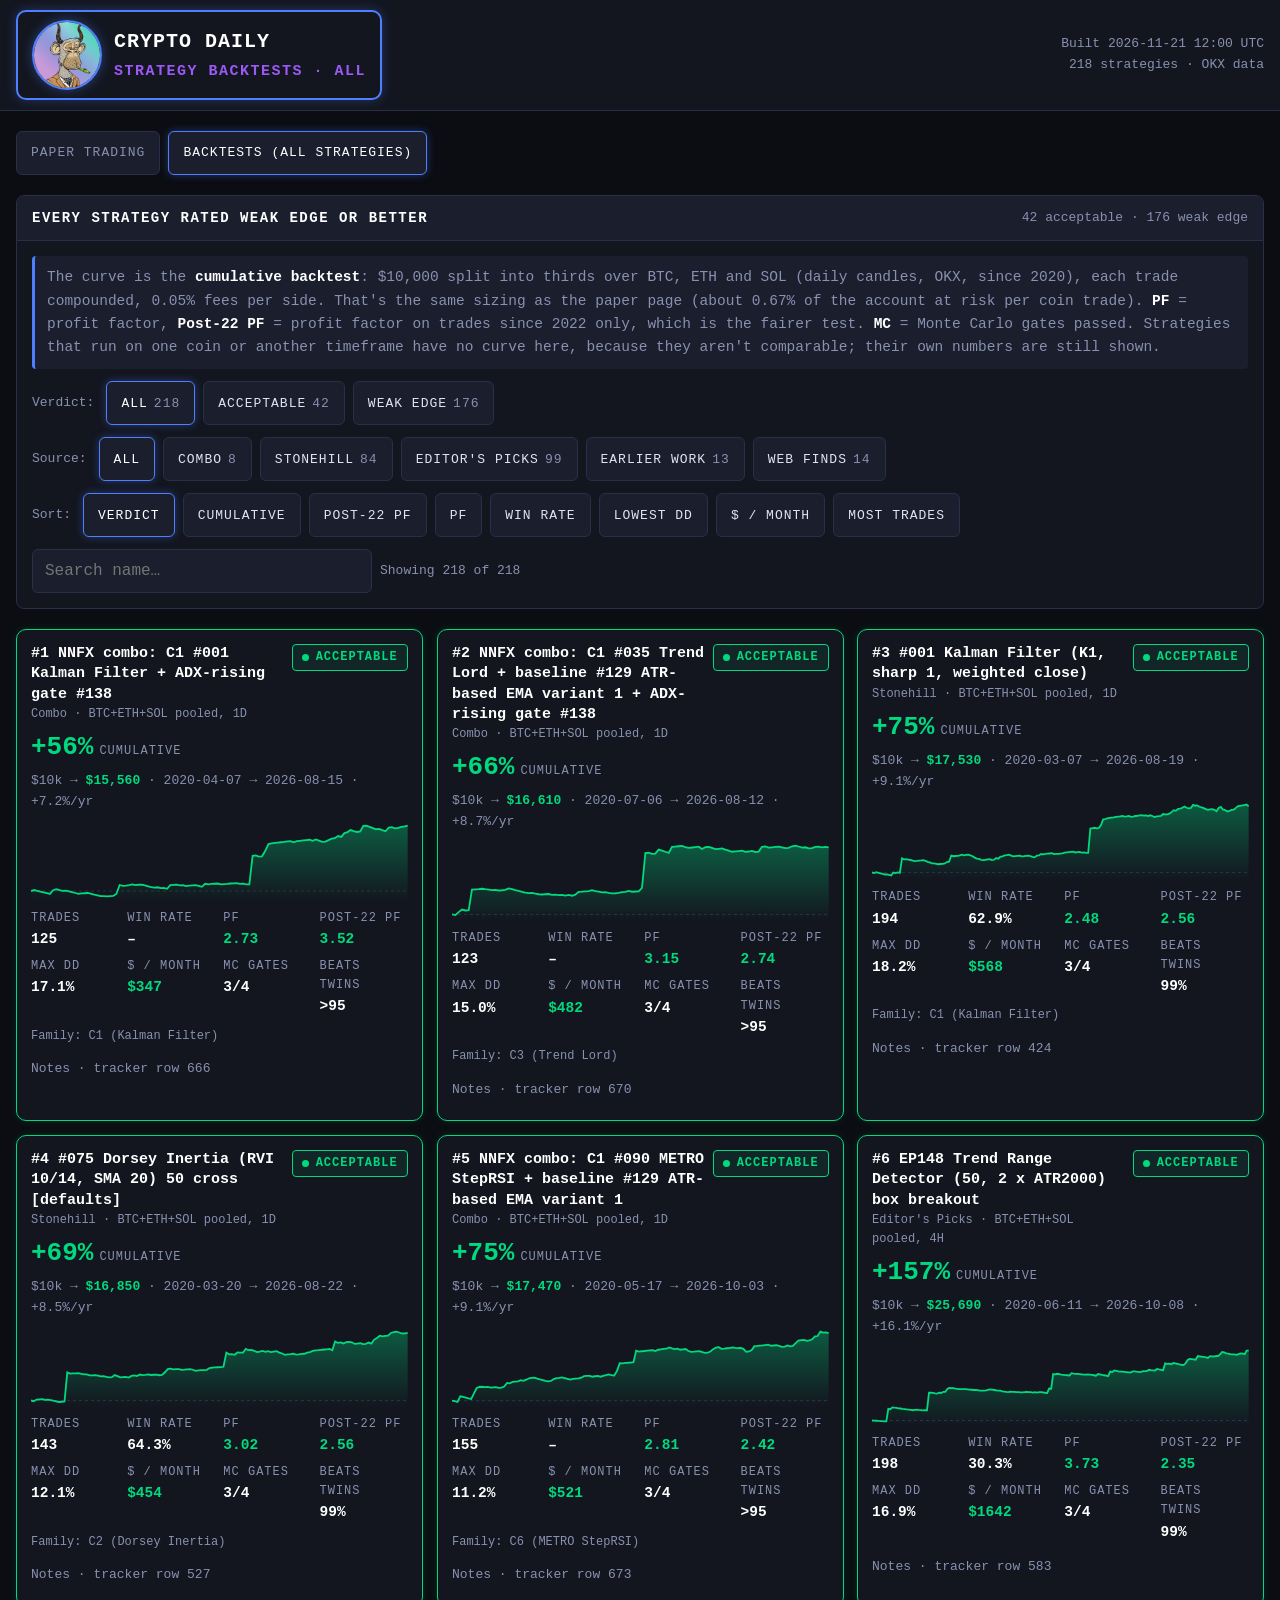
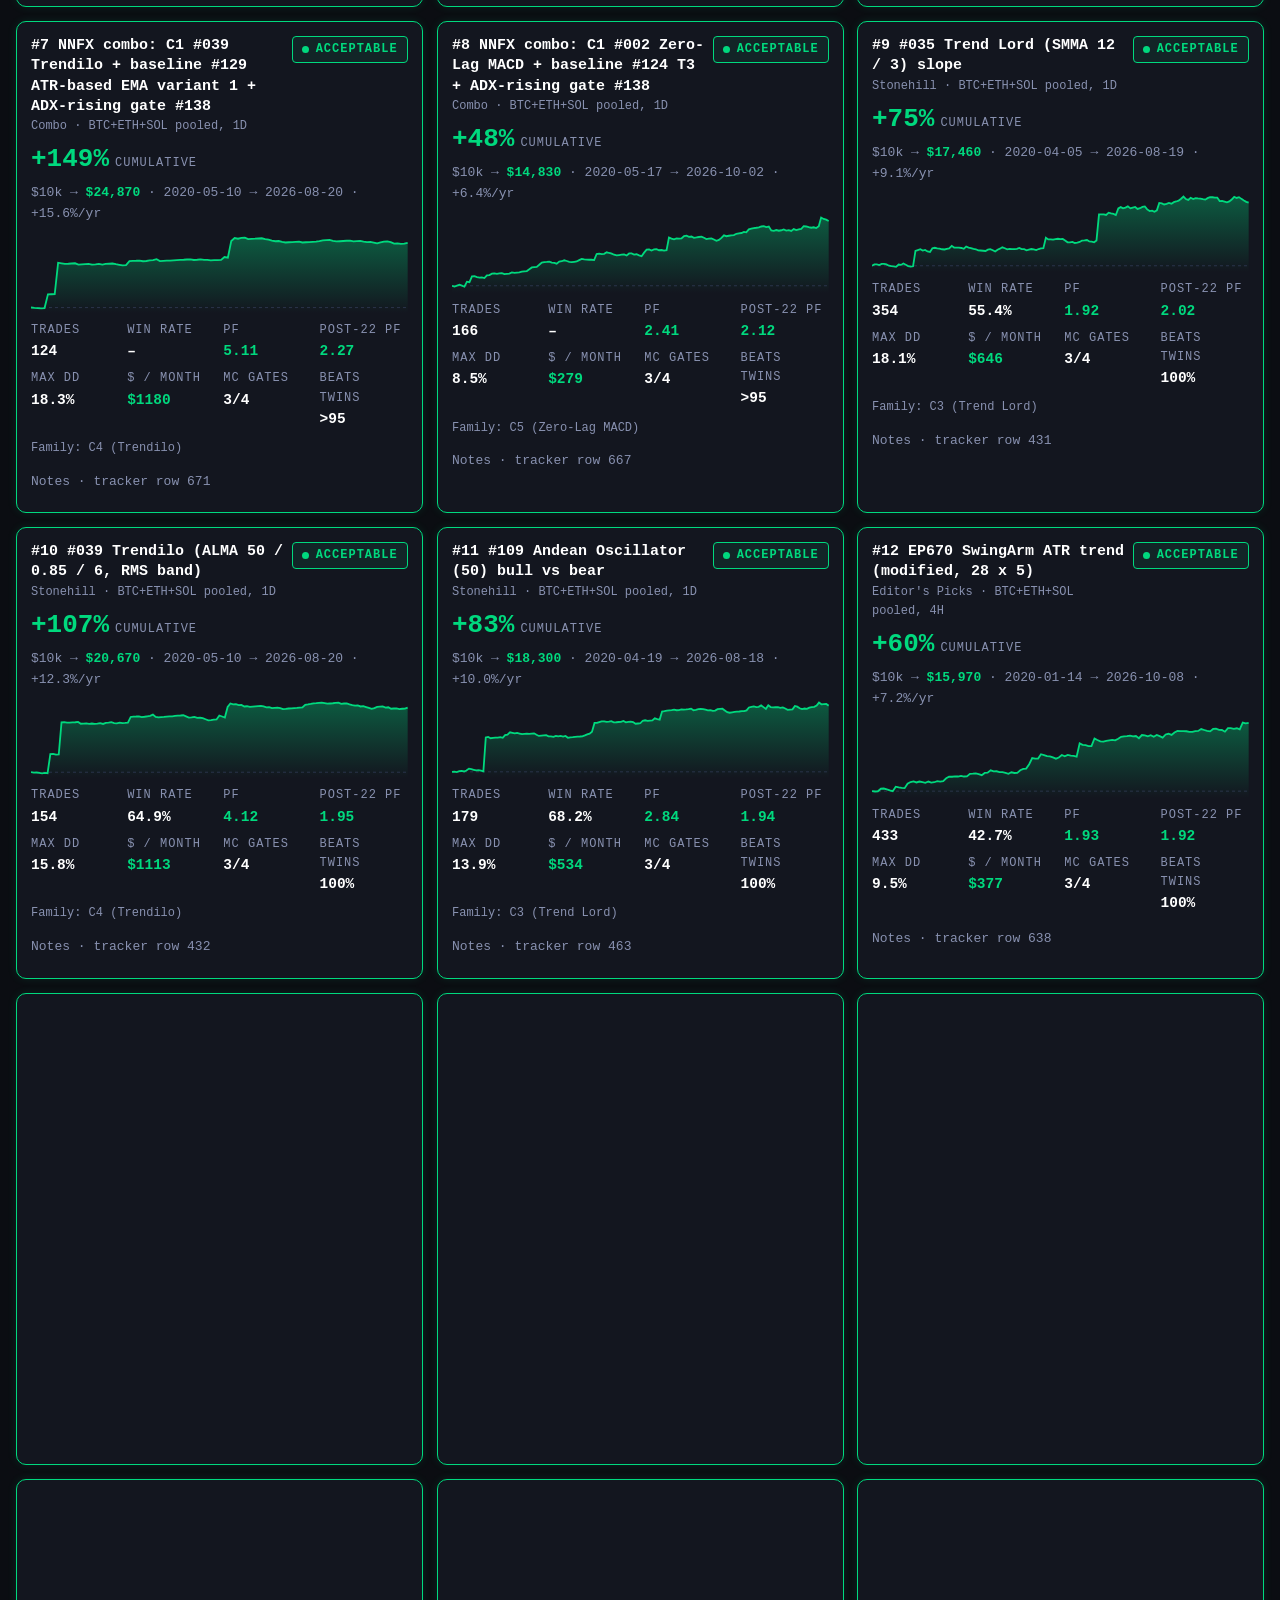
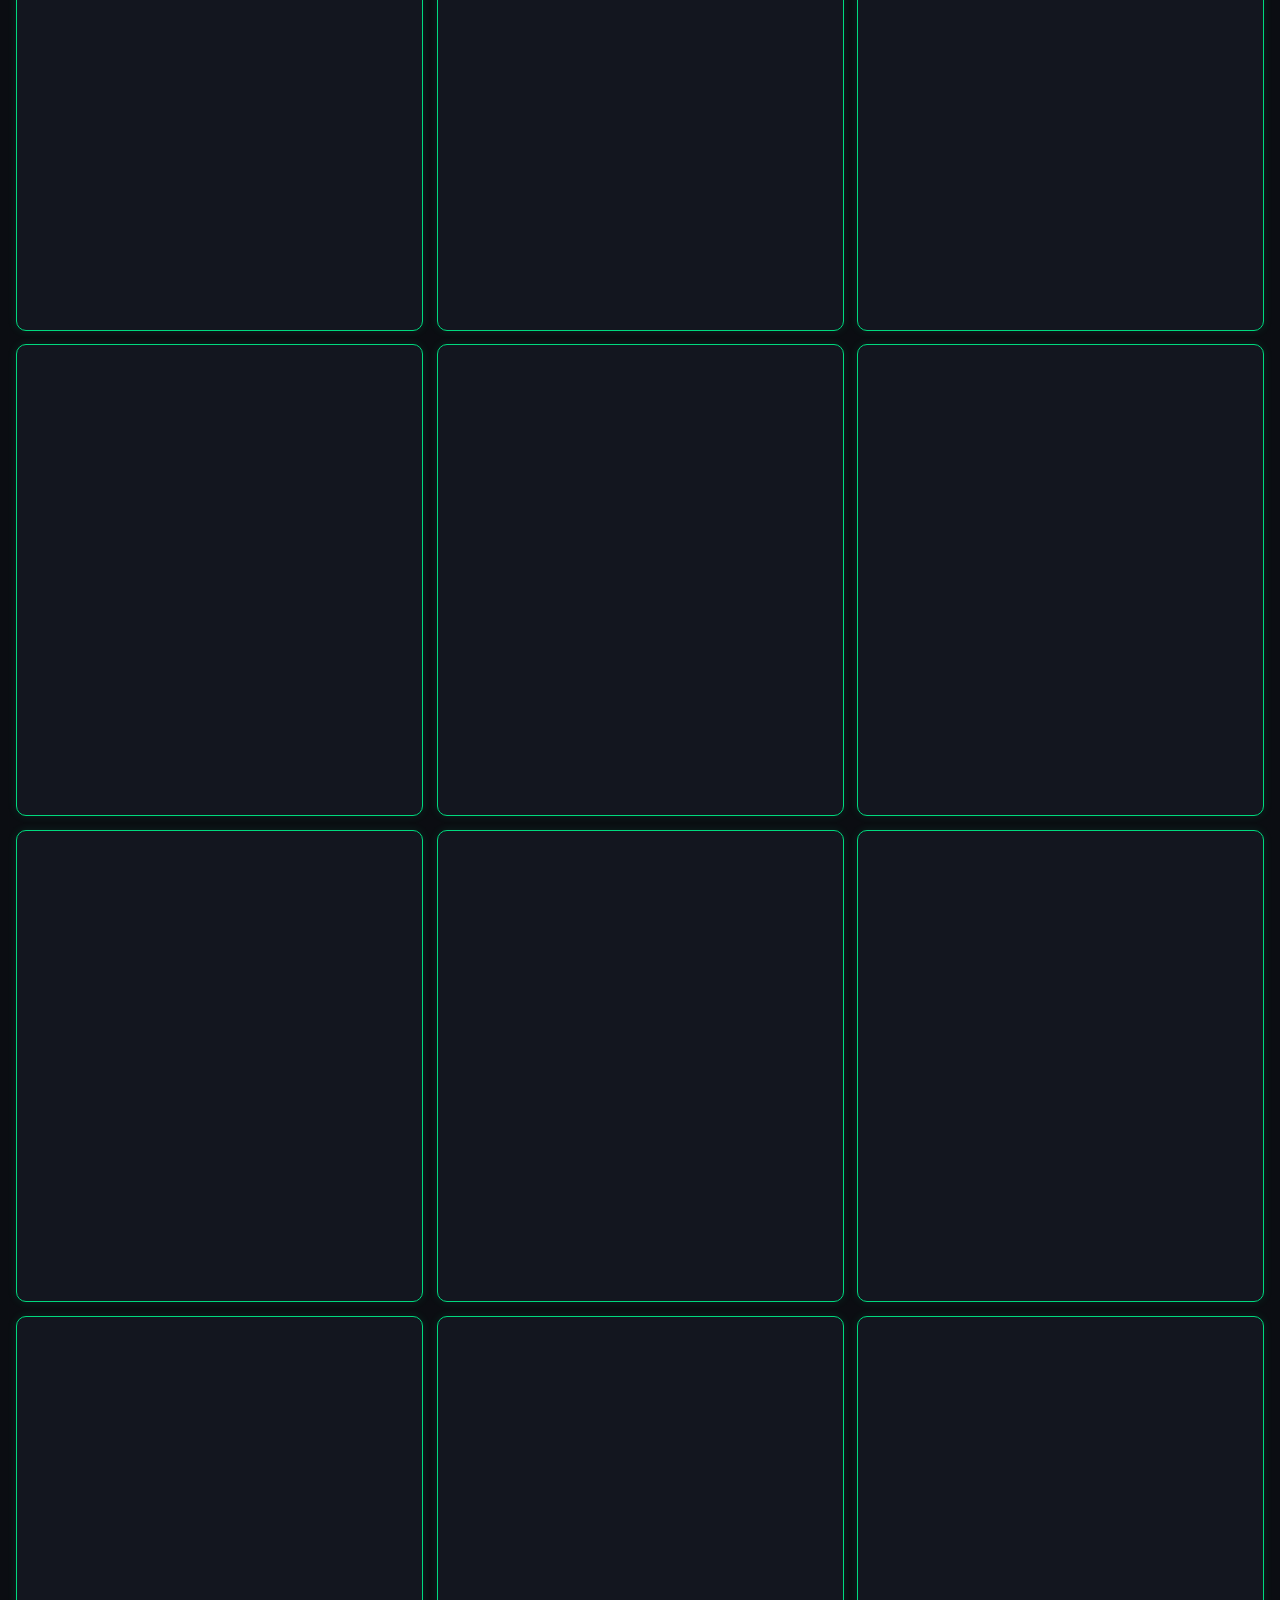
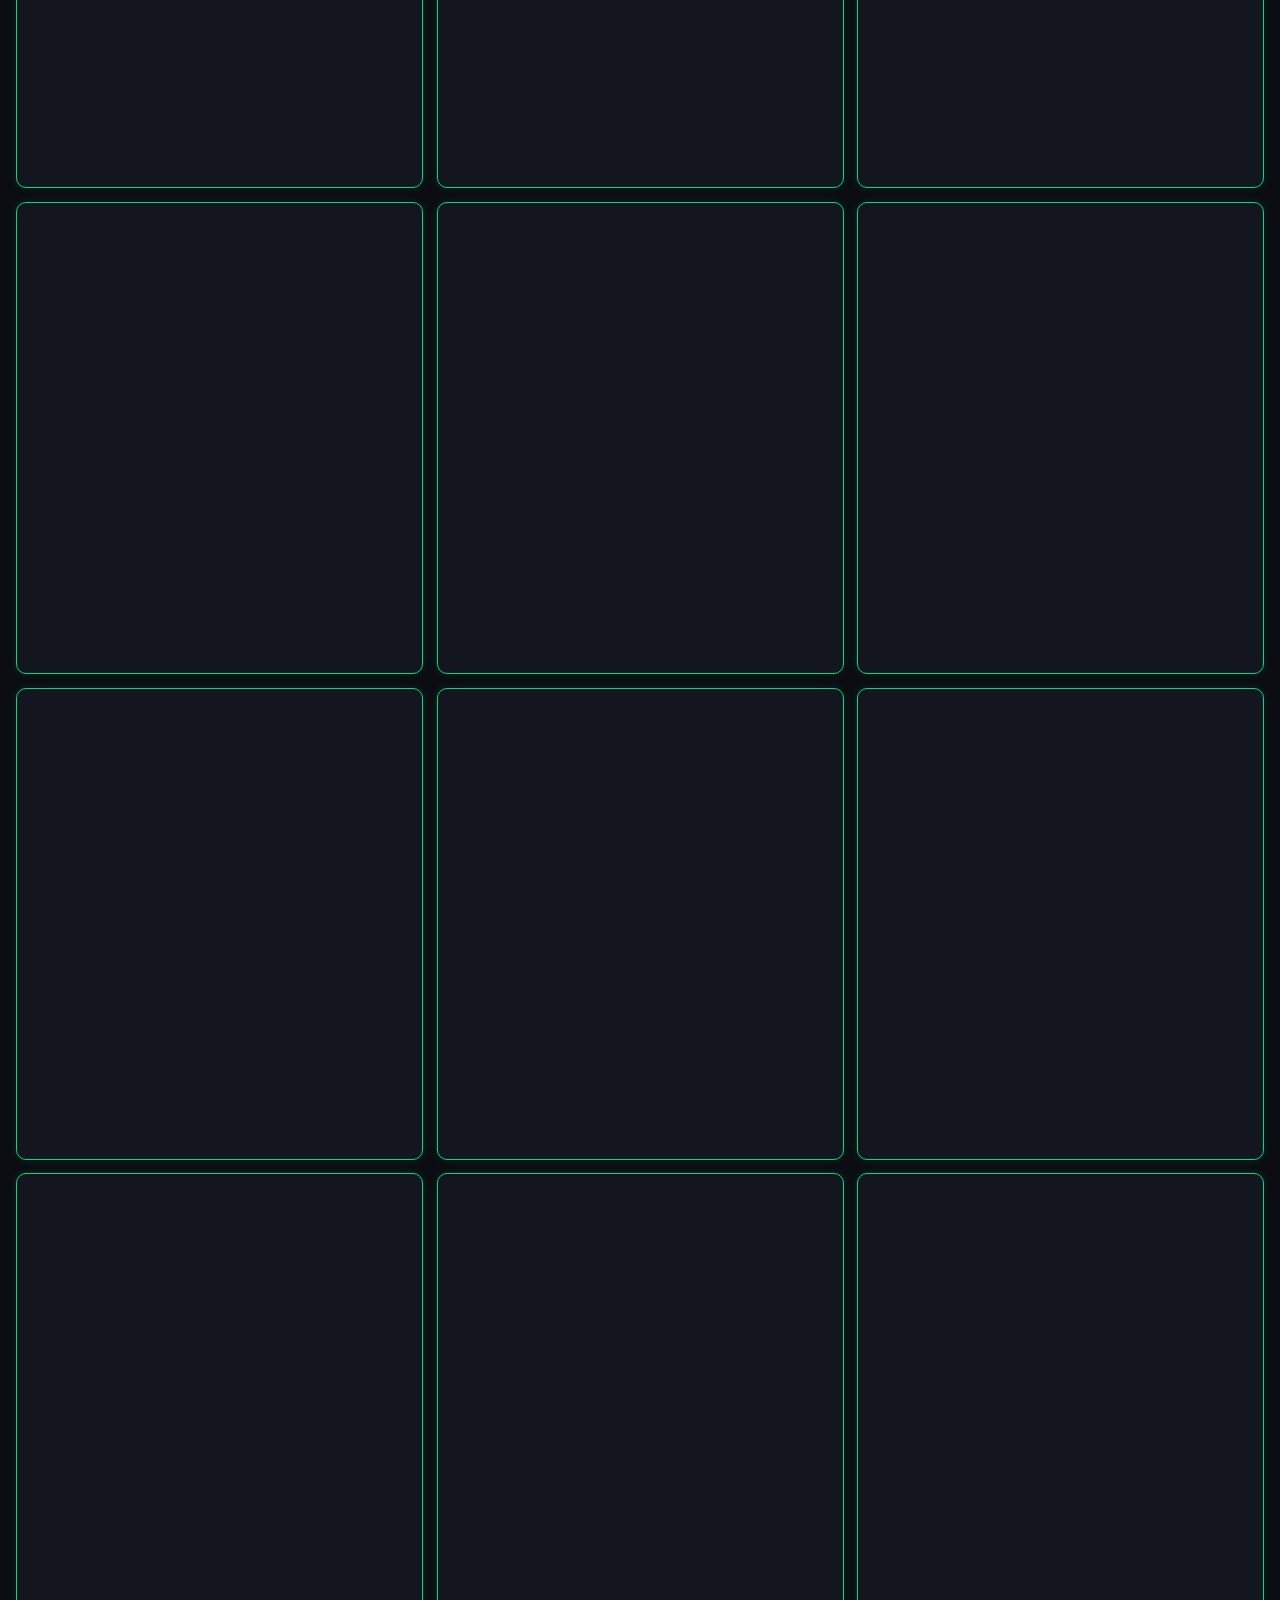
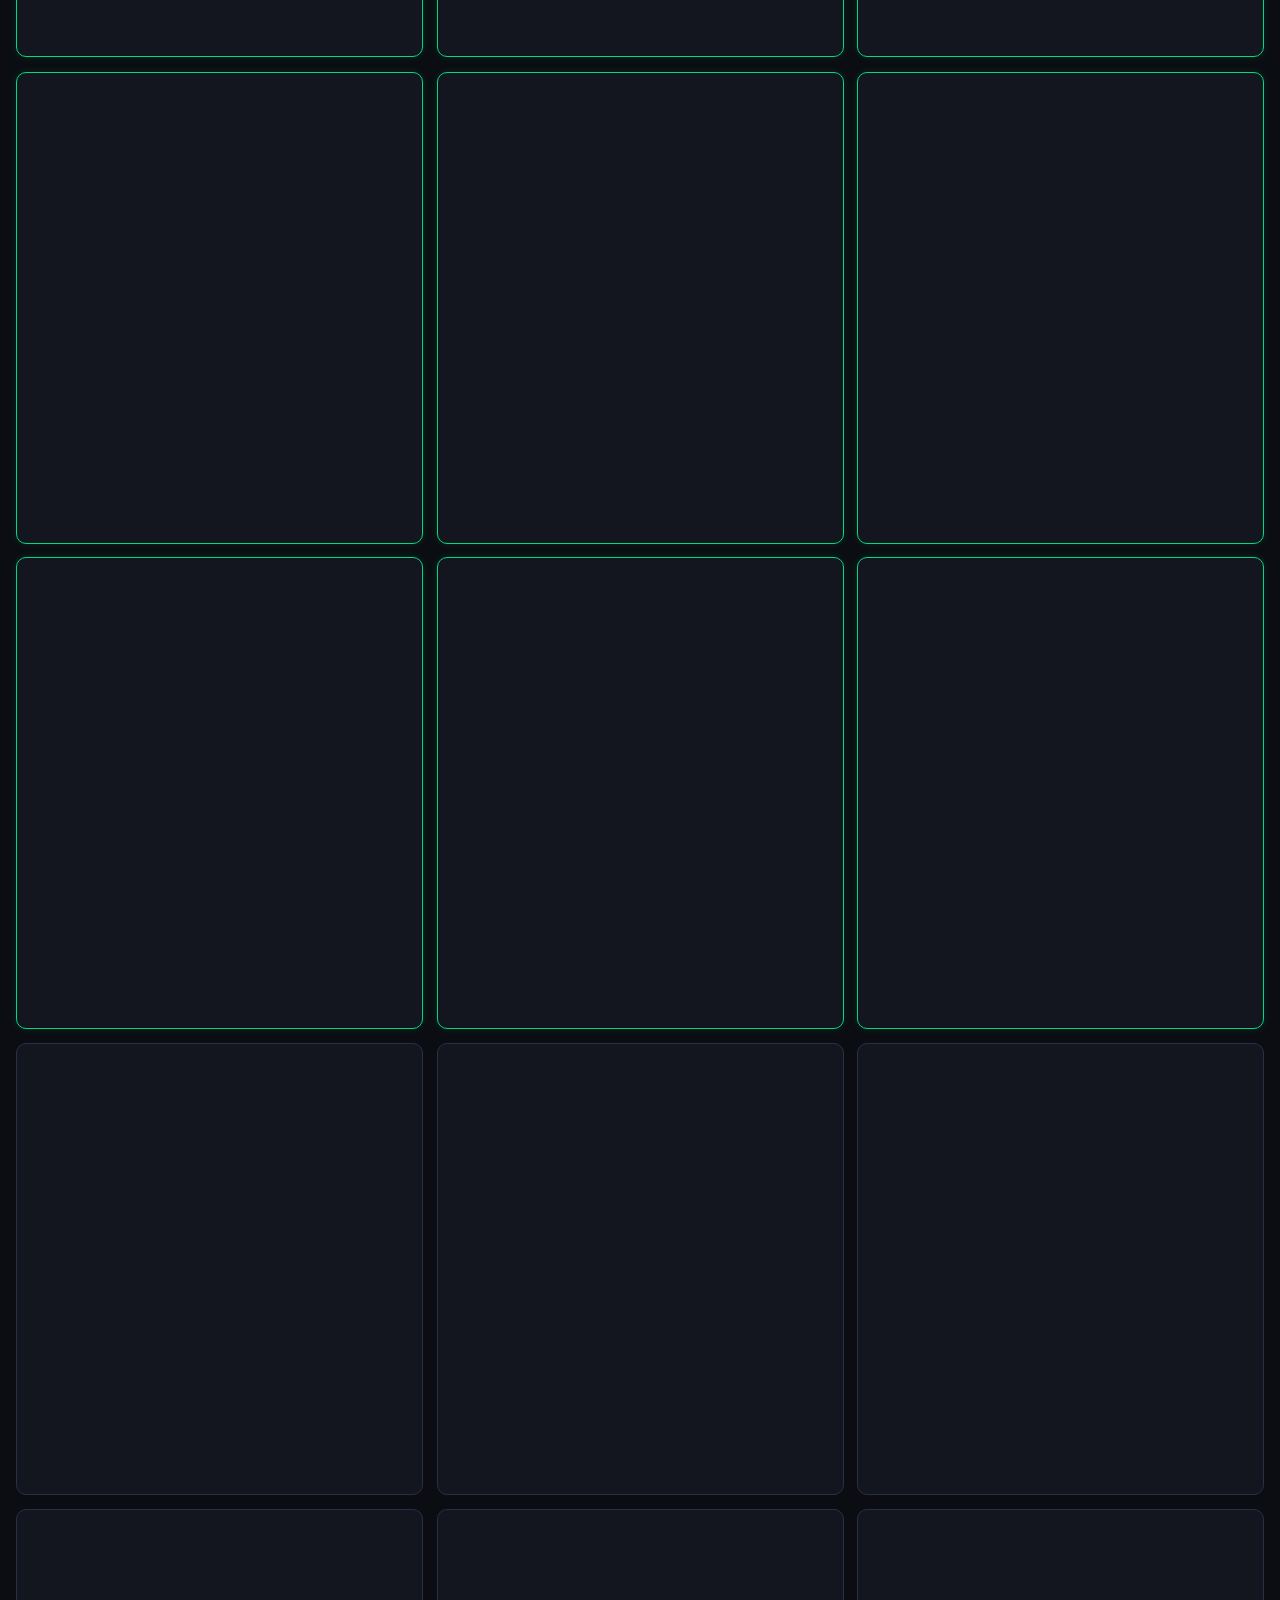
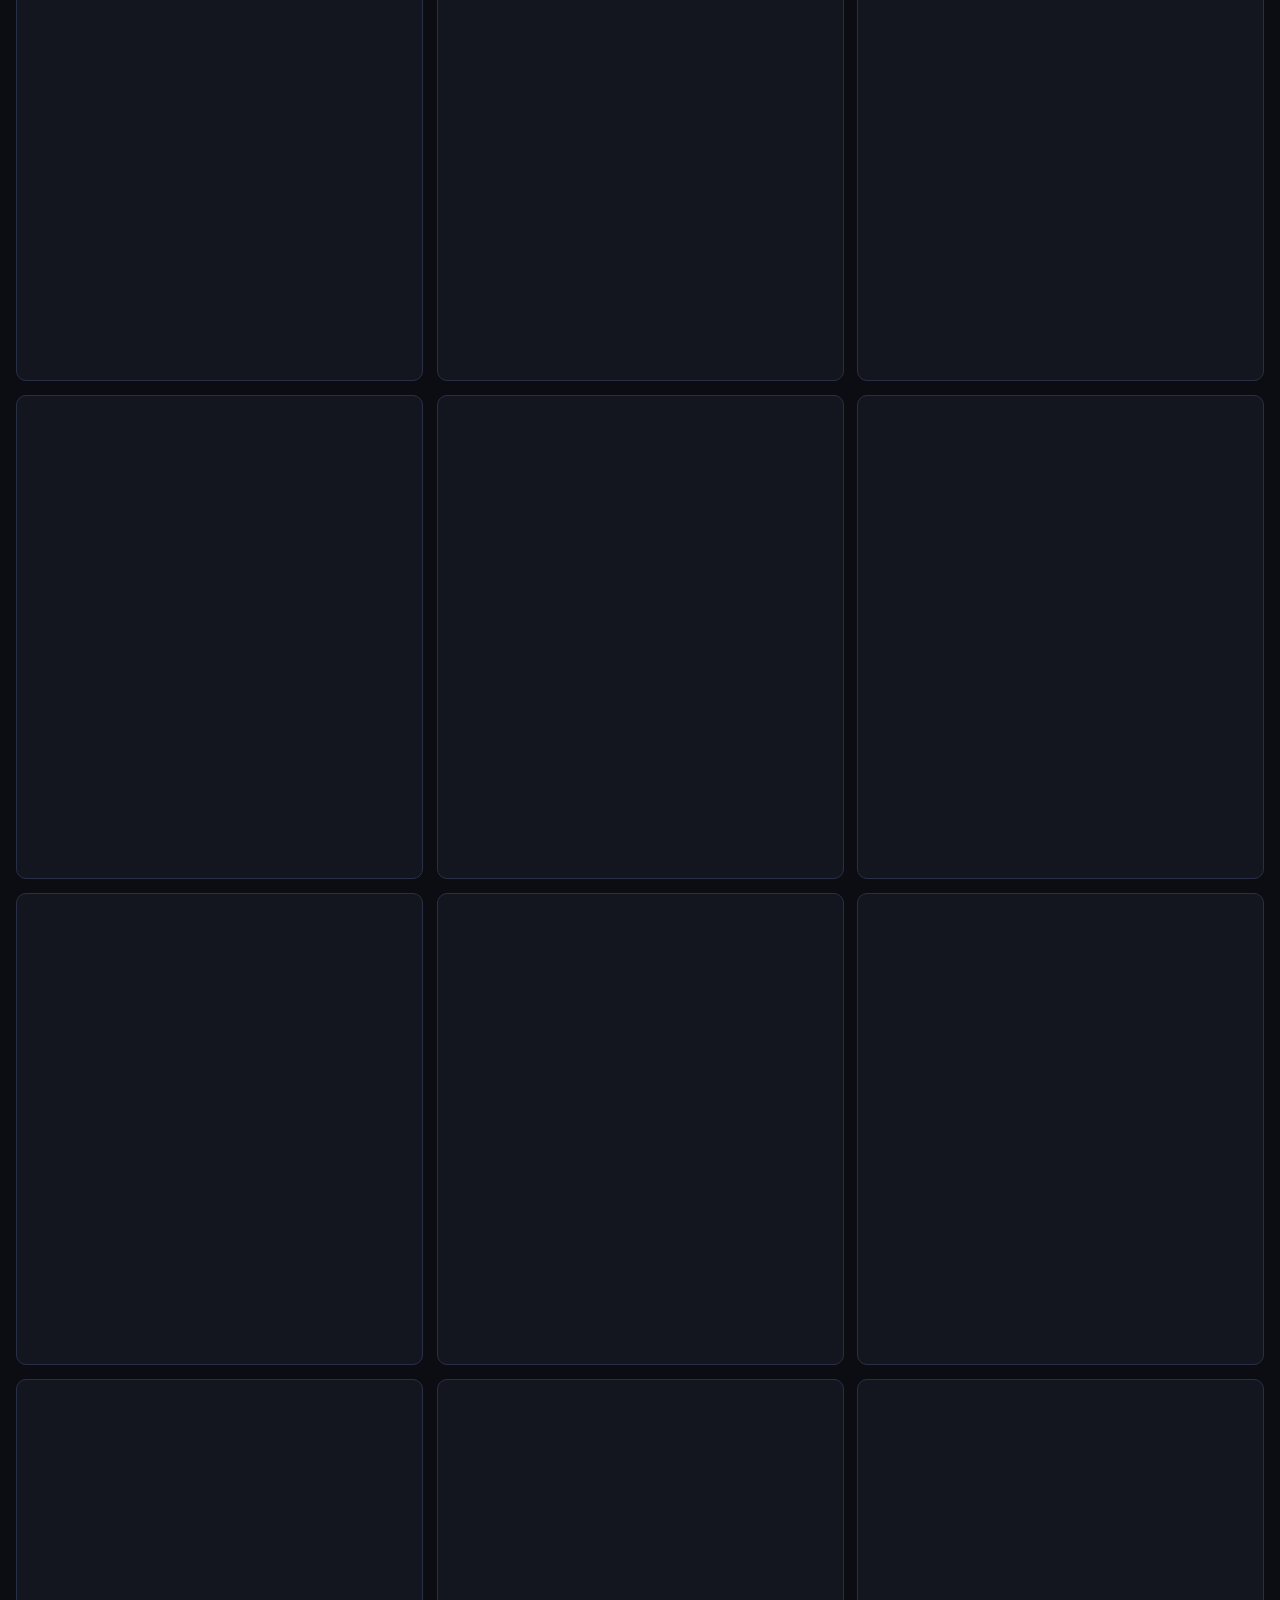
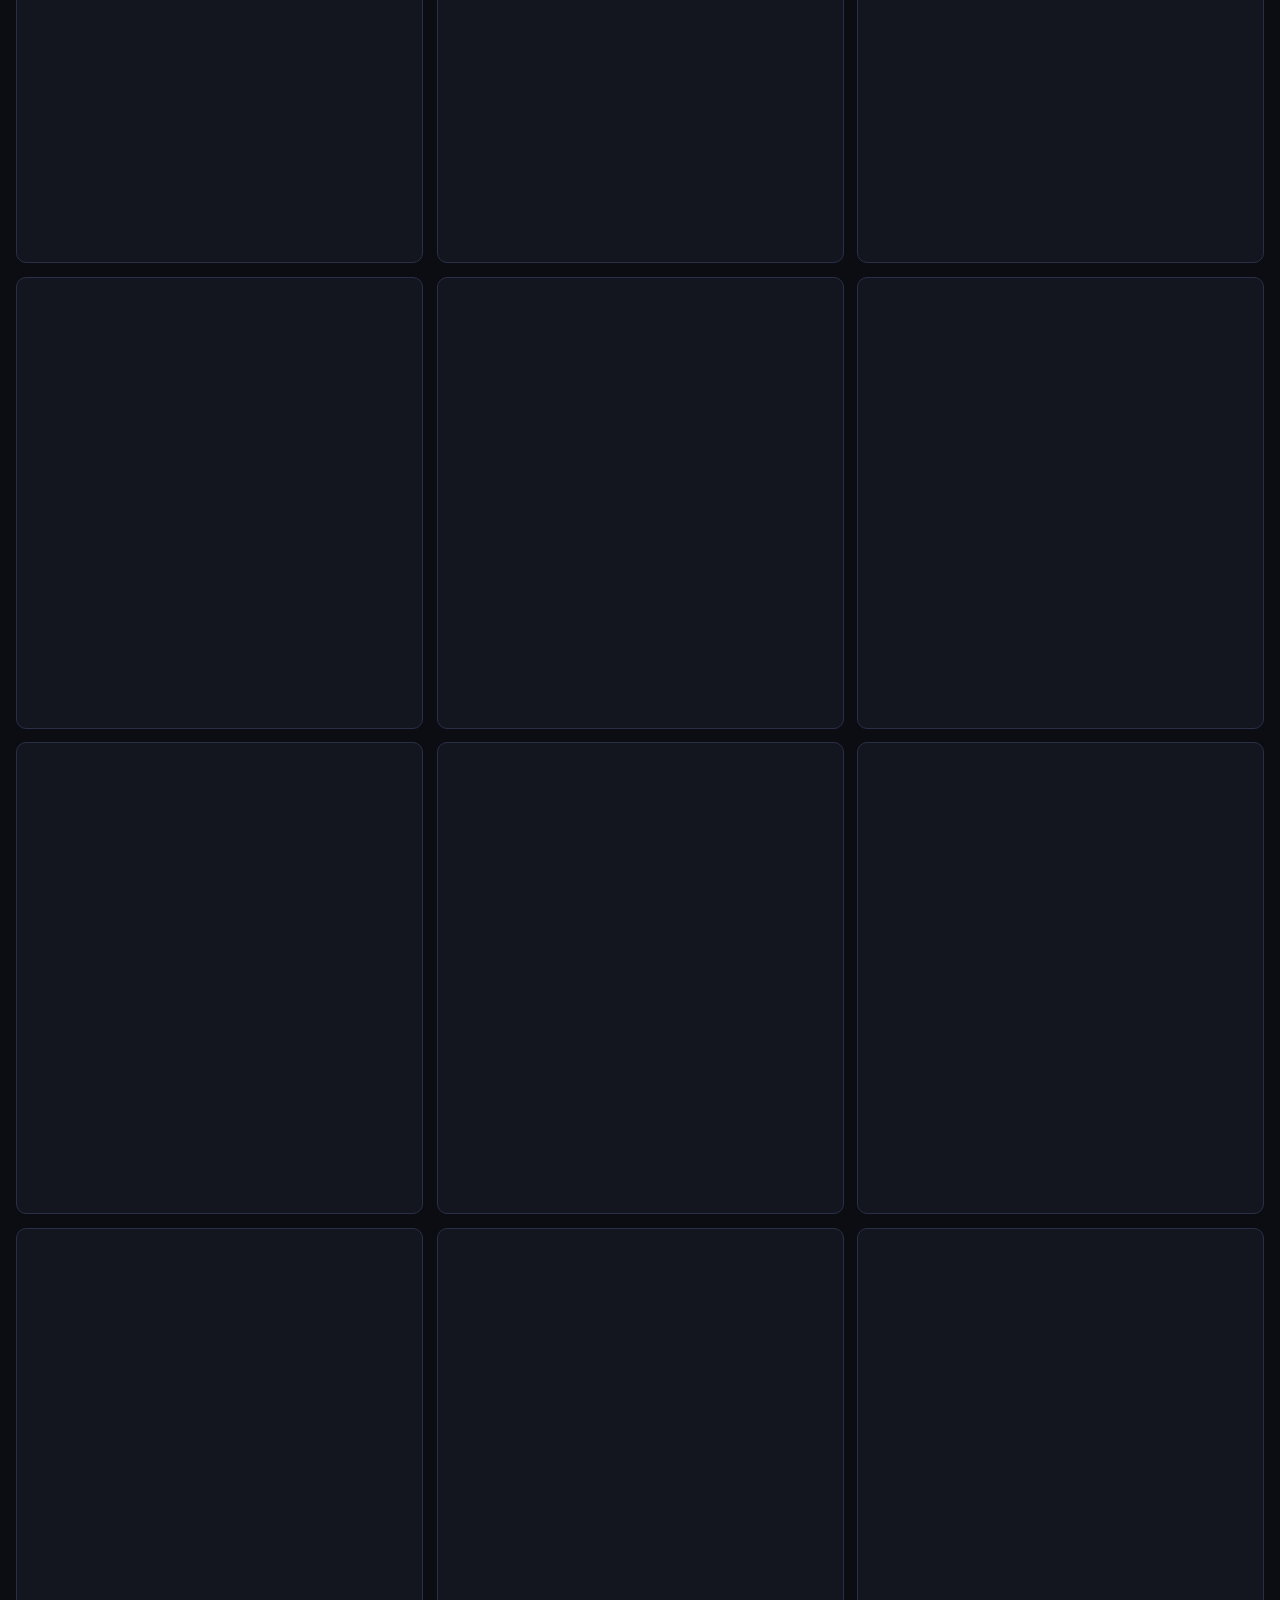
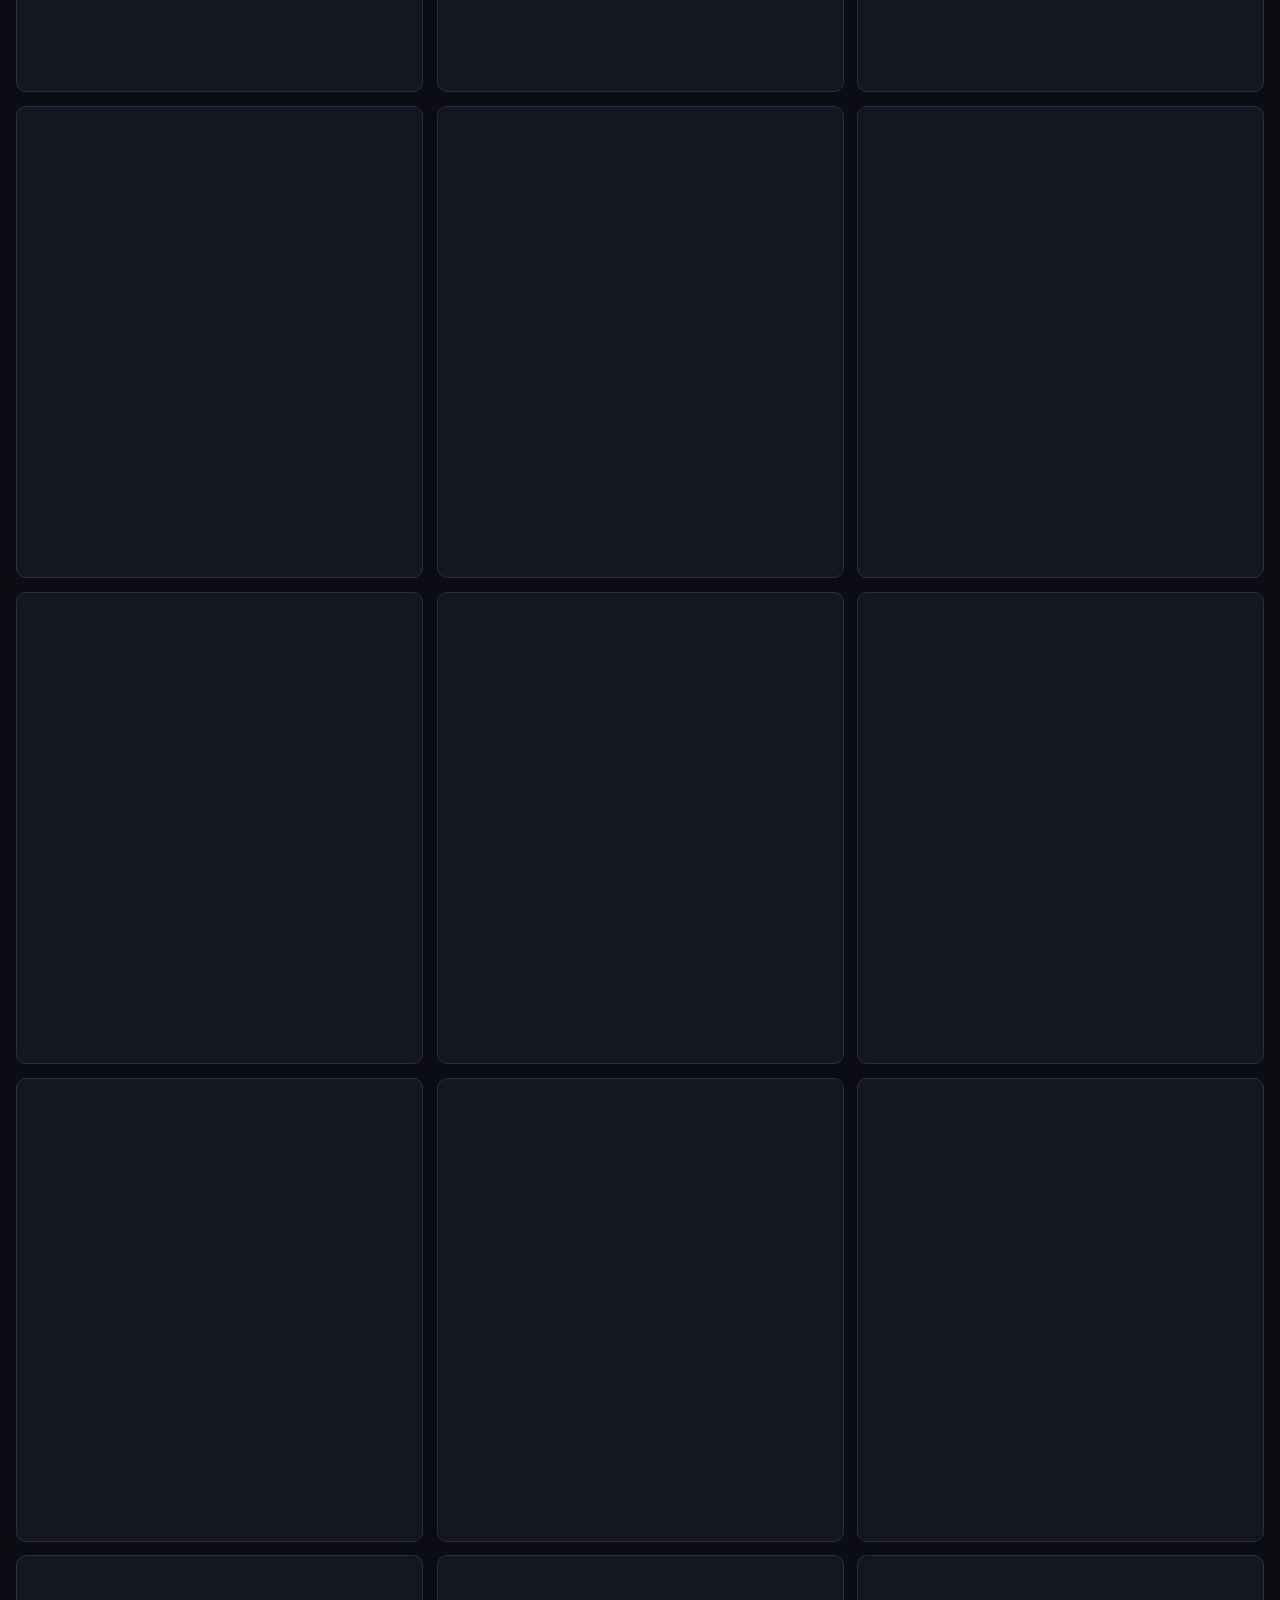
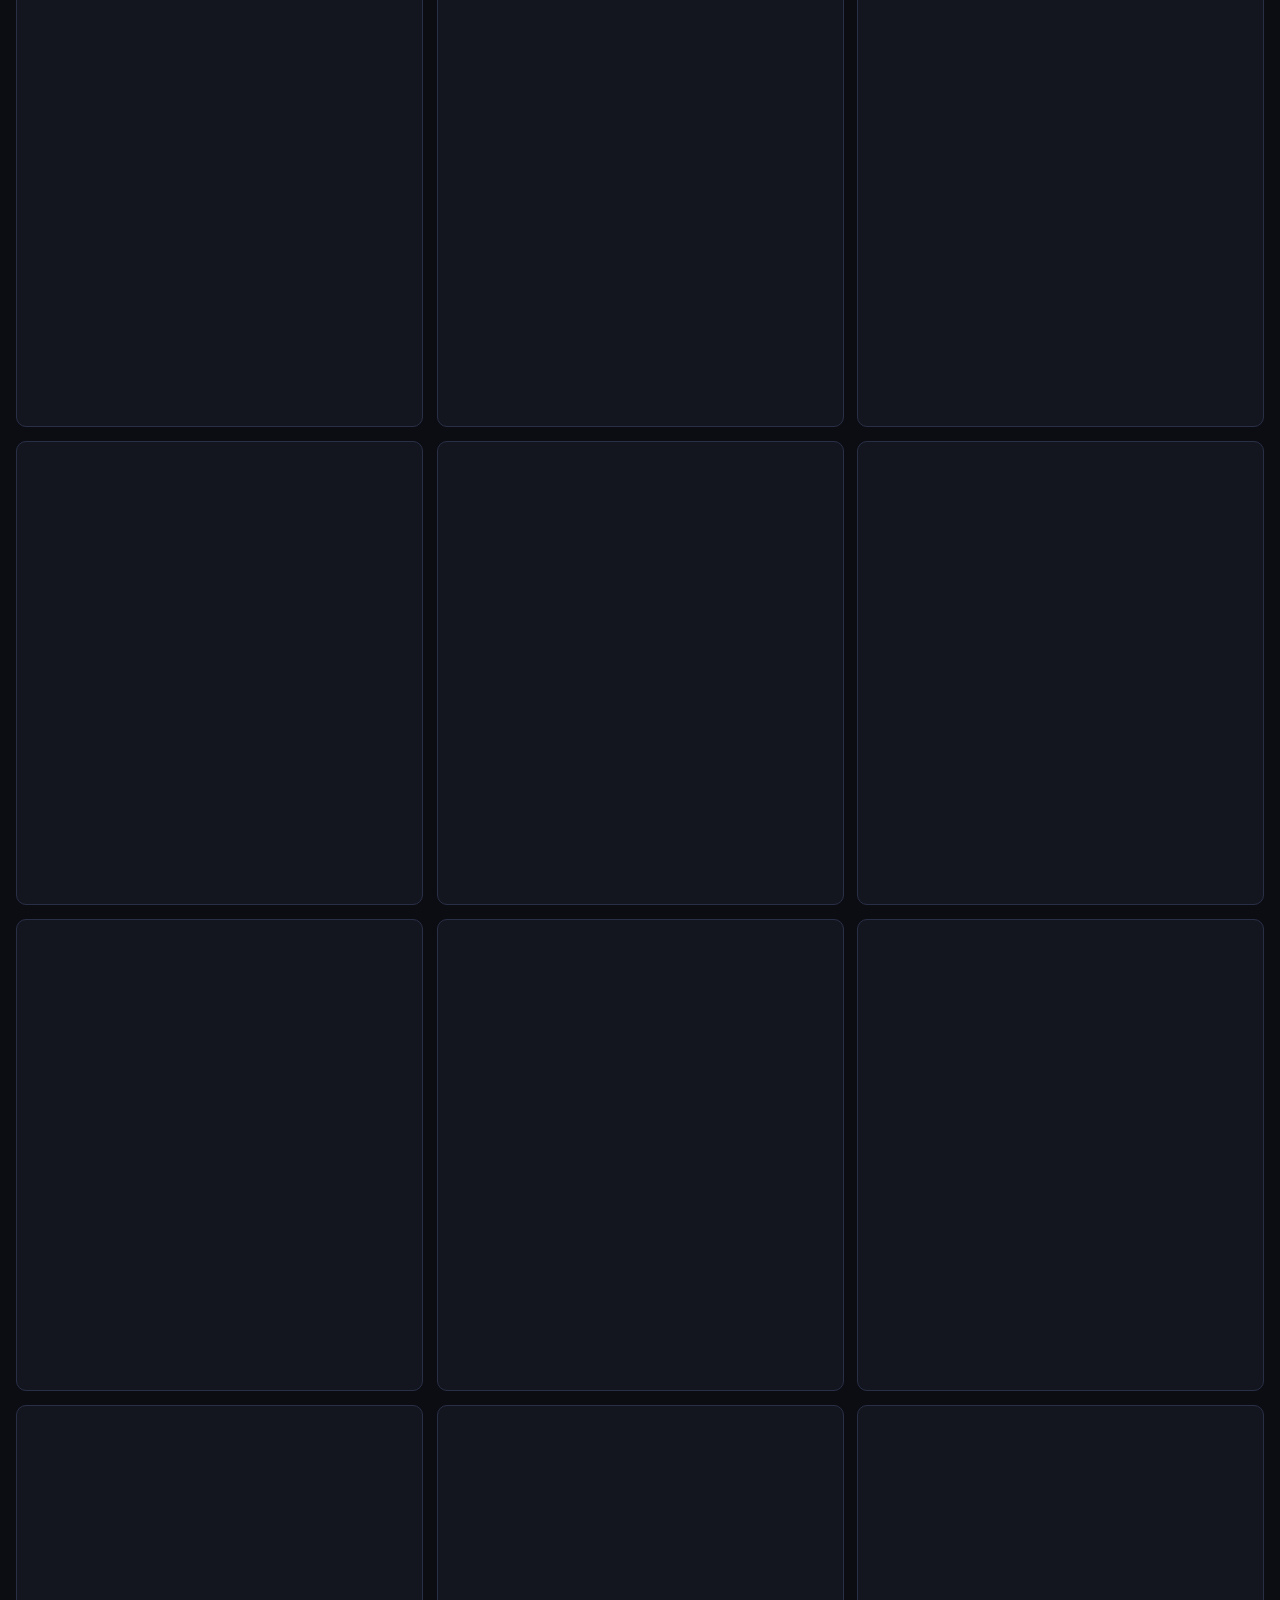
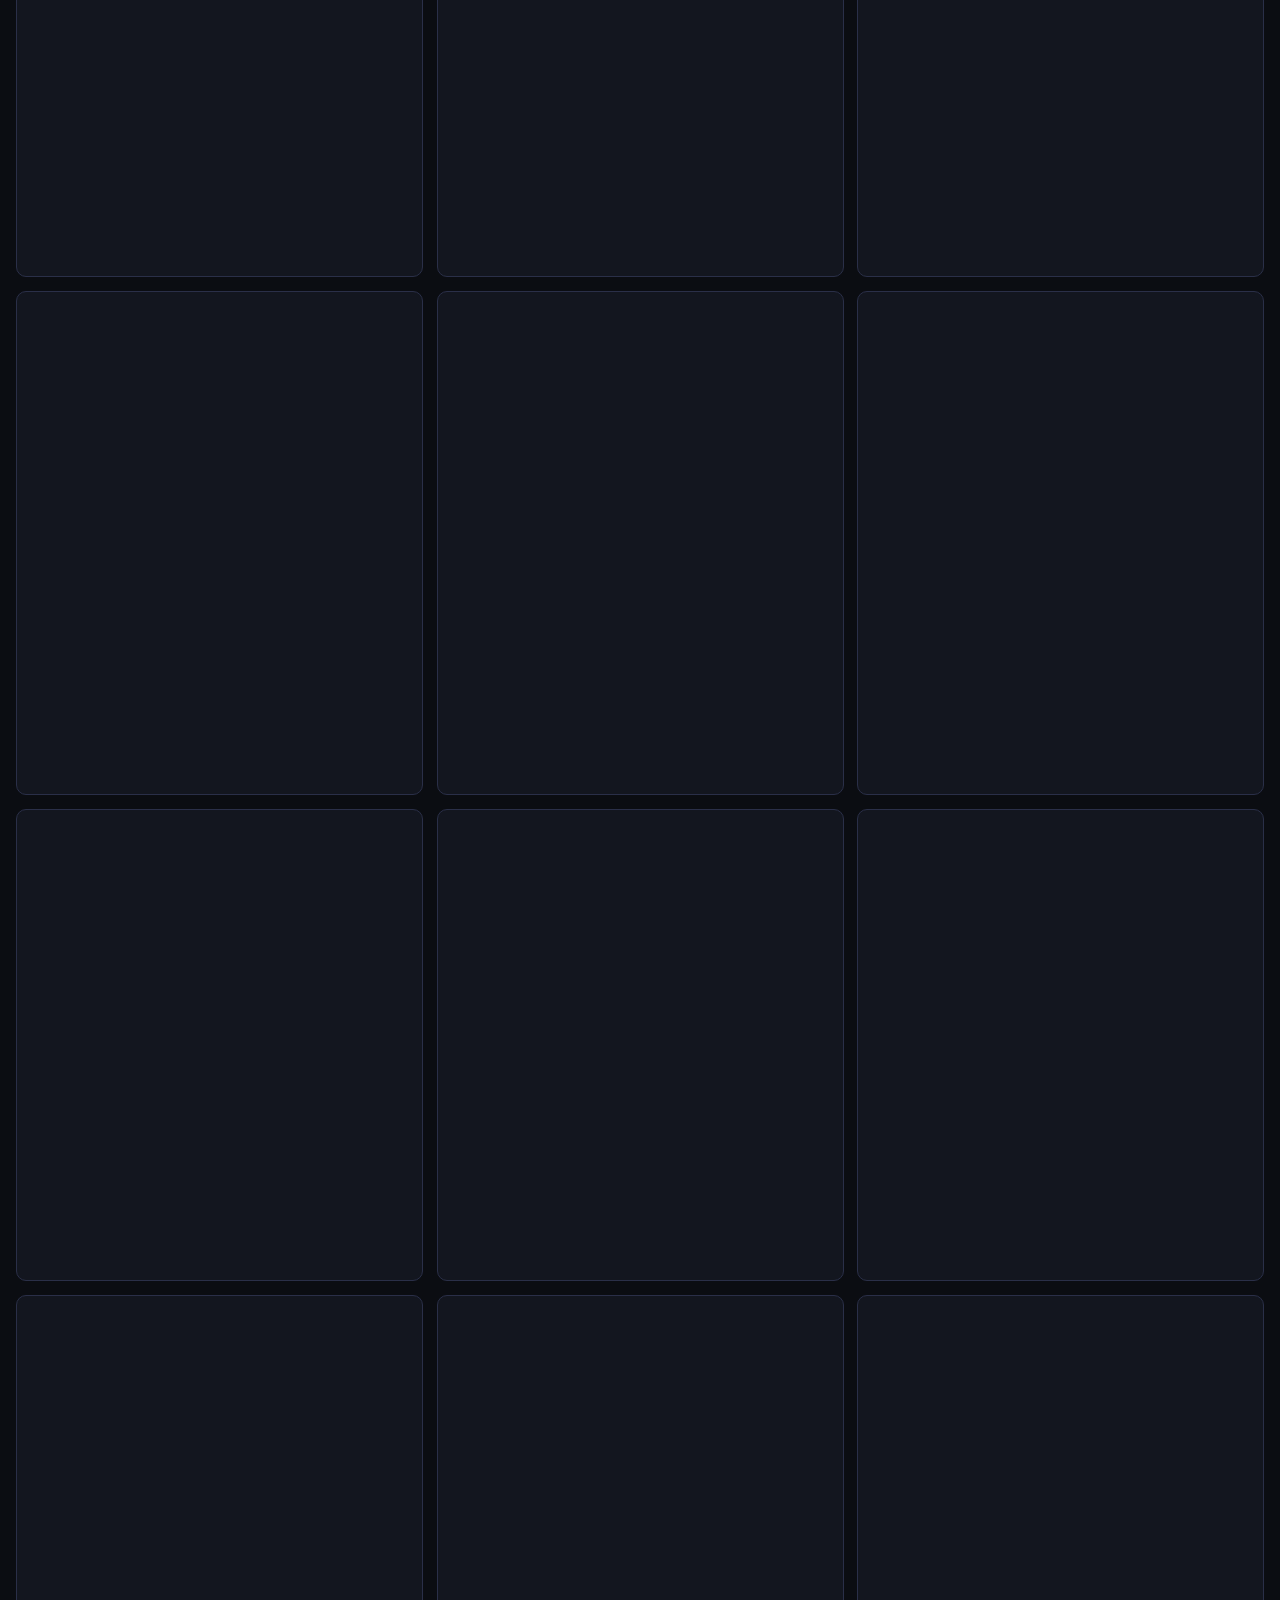
<file: backtests.html>
<!doctype html>
<html lang="en"><head><meta charset="utf-8"><meta name="viewport" content="width=device-width, initial-scale=1, viewport-fit=cover">
<title>Strategy Backtests</title>
<style>
/* Crypto Daily brand: dark navy, mono, horned-ape badge. Single dark theme by design. Phone-first. */
*,*::before,*::after{box-sizing:border-box;margin:0;padding:0}
:root{
  --bg:#0b0d12;--surface:#13161f;--surface2:#1a1e2d;--border:#2a2f48;
  --text:#e2e5f0;--dim:#8891b0;
  --bull:#00d97e;--bear:#ff3d5a;--neutral:#f5a623;
  --bull-bg:rgba(0,217,126,.08);--bear-bg:rgba(255,61,90,.08);--neutral-bg:rgba(245,166,35,.08);
  --accent:#4e7fff;--accent2:#9b59f5;--white:#ffffff;
  --mono:'SF Mono','Fira Code','Courier New',monospace;
  color-scheme:dark;
}
html{-webkit-text-size-adjust:100%}
body{background:var(--bg);color:var(--text);font-family:var(--mono);font-size:16px;line-height:1.6}
b{color:var(--white)}
:focus-visible{outline:2px solid var(--accent);outline-offset:2px}
.brand-sticky{background:var(--surface);border-bottom:1px solid var(--border);padding:10px 16px;padding-top:calc(10px + env(safe-area-inset-top,0px));display:flex;align-items:center;gap:14px;flex-wrap:wrap;position:sticky;top:0;z-index:100}
.brand-block{display:flex;align-items:center;gap:12px;border:2px solid var(--accent);border-radius:10px;padding:8px 14px;box-shadow:0 0 12px rgba(78,127,255,.3)}
.brand-ape{width:70px;height:70px;border-radius:50%;border:2px solid var(--accent);object-fit:cover;object-position:top;box-shadow:0 0 12px rgba(78,127,255,.4);flex-shrink:0}
.brand-title{font-size:20px;font-weight:700;color:var(--white);letter-spacing:1px}
.brand-sub{font-size:15px;color:var(--accent2);letter-spacing:1.5px;text-transform:uppercase;margin-top:2px;font-weight:600}
.stamp{margin-left:auto;font-size:13px;color:var(--dim);text-align:right;line-height:1.6}
@media (max-width:600px){.brand-sticky{position:static}.stamp{margin-left:0;text-align:left}.brand-ape{width:52px;height:52px}.brand-title{font-size:18px}.brand-sub{font-size:13px}}
.wrap{max-width:1400px;margin:0 auto;padding-inline:16px;padding-block:20px 60px;display:grid;gap:20px}
.card{background:var(--surface);border:1px solid var(--border);border-radius:8px;overflow:hidden;min-width:0}
.card-hdr{padding:11px 15px;background:var(--surface2);border-bottom:1px solid var(--border);display:flex;align-items:center;justify-content:space-between;gap:8px;flex-wrap:wrap}
.card-title{font-size:14px;font-weight:700;letter-spacing:1.5px;text-transform:uppercase;color:var(--white)}
.card-hint{font-size:13px;color:var(--dim)}
.card-body{padding:15px;display:grid;gap:12px;font-size:14.5px}
.dim{color:var(--dim)}.bull{color:var(--bull)}.bear{color:var(--bear)}.neutral{color:var(--neutral)}
.num{font-variant-numeric:tabular-nums}
.bias{display:inline-flex;align-items:center;gap:7px;font-size:12px;font-weight:700;letter-spacing:1px;text-transform:uppercase;padding:3px 9px;border-radius:4px;width:max-content;white-space:nowrap}
.bias-bull{background:var(--bull-bg);color:var(--bull);border:1px solid var(--bull)}
.bias-bear{background:var(--bear-bg);color:var(--bear);border:1px solid var(--bear)}
.bias-neutral{background:var(--neutral-bg);color:var(--neutral);border:1px solid var(--neutral)}
.bias::before{content:"";width:7px;height:7px;border-radius:50%;background:currentColor}
.note{background:var(--surface2);border-left:3px solid var(--neutral);border-radius:4px;padding:10px 12px;font-size:14.5px;color:var(--dim)}
.tip{background:var(--surface2);border-left:3px solid var(--accent);border-radius:4px;padding:10px 12px;font-size:14.5px;color:var(--dim)}
/* summary */
.kpis{display:grid;grid-template-columns:repeat(auto-fill,minmax(min(100%,140px),1fr));gap:10px}
.kpi{background:var(--surface2);border:1px solid var(--border);border-radius:6px;padding:10px 12px;min-width:0}
.kpi .l{font-size:12px;letter-spacing:1.5px;text-transform:uppercase;color:var(--dim)}
.kpi .v{font-size:18px;font-weight:700;color:var(--white);line-height:1.3;white-space:nowrap}
.kpi .v.bull,.m .v.bull{color:var(--bull)}.kpi .v.bear,.m .v.bear{color:var(--bear)}
.controls{display:flex;gap:8px;flex-wrap:wrap;align-items:center}
.controls .lbl{font-size:13px;color:var(--dim);margin-right:4px}
.btn{background:var(--surface2);color:var(--text);border:1px solid var(--border);border-radius:6px;font-family:var(--mono);font-size:13px;text-transform:uppercase;letter-spacing:1px;min-height:44px;padding:0 14px;cursor:pointer}
.btn[aria-pressed=true]{border-color:var(--accent);color:var(--white);box-shadow:0 0 8px rgba(78,127,255,.35)}
/* strategy cards (leaderboard look) */
.grid{display:grid;grid-template-columns:repeat(auto-fill,minmax(min(100%,320px),1fr));gap:14px}
.sc{background:var(--surface);border:1px solid var(--border);border-radius:10px;padding:14px;display:grid;gap:8px;min-width:0;align-content:start}
.sc.top{border-color:var(--neutral);box-shadow:0 0 10px rgba(245,166,35,.18)}
.sc-h{display:flex;justify-content:space-between;align-items:flex-start;gap:8px}
.sc-name{font-size:15px;font-weight:700;color:var(--white);line-height:1.35;min-width:0;overflow-wrap:anywhere}
.sc-sub{font-size:12px;color:var(--dim)}
.paper{background:var(--surface2);border:1px solid var(--border);border-radius:6px;padding:8px 10px;display:grid;gap:4px}
.paper .row{display:flex;justify-content:space-between;align-items:baseline;gap:8px;flex-wrap:wrap}
.paper .pl{font-size:12px;letter-spacing:1.5px;text-transform:uppercase;color:var(--accent)}
.paper .pv{font-size:22px;font-weight:700}
.paper .ps{font-size:13px;color:var(--dim)}
.big{font-size:26px;font-weight:700;line-height:1.2}
.big small{font-size:12px;color:var(--dim);font-weight:400;letter-spacing:1px;text-transform:uppercase;margin-left:6px}
svg.spark{width:100%;height:80px;display:block}
.m{display:grid;grid-template-columns:repeat(4,minmax(0,1fr));gap:6px 8px}
.m .l{font-size:12px;letter-spacing:1px;text-transform:uppercase;color:var(--dim)}
.m .v{font-size:14.5px;color:var(--white);font-weight:700}
.pos{font-size:13px;color:var(--dim);display:grid;gap:2px}
.pos b{font-weight:700}
.foot{font-size:13px;color:var(--dim);line-height:1.7}
@media (max-width:600px){.m{grid-template-columns:repeat(2,minmax(0,1fr))}}
.ovwrap{overflow-x:auto;border:1px solid var(--border);border-radius:6px}
table.ov{width:100%;border-collapse:collapse;font-size:14px;min-width:720px}
.ov th{font-size:12px;letter-spacing:1px;text-transform:uppercase;color:var(--dim);text-align:left;font-weight:600;padding:8px 10px;background:var(--surface2);border-bottom:1px solid var(--border);white-space:nowrap}
.ov td{padding:8px 10px;border-bottom:1px solid var(--border);vertical-align:top}
.ov tr:last-child td{border-bottom:0}
.ov tbody tr{cursor:pointer}.ov tbody tr:hover td{background:var(--surface2)}
.ov td.r,.ov th.r{text-align:right;white-space:nowrap}
.ov tr.live td:first-child{box-shadow:inset 3px 0 0 var(--accent)}
.ov tfoot td{font-weight:700;color:var(--white);background:var(--surface2);border-top:1px solid var(--border)}
.stat{font-size:12px;font-weight:700;letter-spacing:1px;text-transform:uppercase;padding:3px 9px;border-radius:4px;white-space:nowrap;display:inline-block}
.stat-open{color:var(--accent);border:1px solid var(--accent);background:rgba(78,127,255,.1)}
.stat-flat{color:var(--dim);border:1px solid var(--border)}
#grid .sc{content-visibility:auto;contain-intrinsic-size:auto 560px}
.sc-badges{display:flex;flex-direction:column;align-items:flex-end;gap:6px}
.tabs{display:flex;gap:8px;flex-wrap:wrap}
.tab{font-family:var(--mono);font-size:13px;letter-spacing:1px;text-transform:uppercase;text-decoration:none;color:var(--dim);border:1px solid var(--border);border-radius:6px;min-height:44px;padding:0 14px;display:inline-flex;align-items:center;background:var(--surface2)}
.tab[aria-current=page]{color:var(--white);border-color:var(--accent);box-shadow:0 0 8px rgba(78,127,255,.35)}
/* tabs in-page + trade journal (2026-11-12) */
button.tab{cursor:pointer}
.view{display:grid;gap:20px;min-width:0}.view[hidden]{display:none}
.jl{display:grid;gap:10px}
.je{background:var(--surface);border:1px solid var(--border);border-radius:8px;min-width:0;scroll-margin-top:110px}
.je[open]{border-color:var(--accent)}
.je.flash{box-shadow:0 0 0 2px var(--accent),0 0 18px rgba(78,127,255,.45)}
.je>summary{list-style:none;cursor:pointer;padding:10px 14px;display:grid;grid-template-columns:48px minmax(0,1fr) auto;gap:4px 12px;align-items:center;min-height:52px}
.je>summary::-webkit-details-marker{display:none}
.je>summary:hover{background:var(--surface2)}
.je .jr{font-size:13px;color:var(--dim)}
.je .jn{font-size:14.5px;font-weight:700;color:var(--white);overflow-wrap:anywhere}
.je .jn small{display:block;font-size:12px;font-weight:400;color:var(--dim)}
.je .jp{text-align:right;font-size:15px;font-weight:700;white-space:nowrap}
.je .jp small{display:block;font-size:12px;font-weight:400;color:var(--dim)}
.je .jb{padding:12px 14px 14px;display:grid;gap:12px;border-top:1px solid var(--border);min-width:0}
.jsec{font-size:12px;letter-spacing:1.5px;text-transform:uppercase;color:var(--accent);font-weight:700}
.jstats{display:grid;grid-template-columns:repeat(auto-fill,minmax(min(100%,150px),1fr));gap:8px}
.jstats>div{background:var(--surface2);border:1px solid var(--border);border-radius:6px;padding:8px 10px;min-width:0}
.jstats .l{font-size:12px;letter-spacing:1px;text-transform:uppercase;color:var(--dim)}
.jstats .v{font-size:15px;font-weight:700;color:var(--white);white-space:nowrap}
.jstats .v.bull{color:var(--bull)}.jstats .v.bear{color:var(--bear)}
.jstats .s{font-size:12px;color:var(--dim)}
.jchips{display:flex;flex-wrap:wrap;gap:6px}
.jchip{font-size:12.5px;border:1px solid var(--border);background:var(--surface2);border-radius:4px;padding:3px 8px;white-space:nowrap}
table.jt{width:100%;border-collapse:collapse;font-size:13.5px;min-width:980px}
.jt th{font-size:12px;letter-spacing:1px;text-transform:uppercase;color:var(--dim);text-align:left;font-weight:600;padding:7px 9px;background:var(--surface2);border-bottom:1px solid var(--border);white-space:nowrap;position:sticky;top:0}
.jt td{padding:6px 9px;border-bottom:1px solid var(--border);white-space:nowrap}
.jt td.r,.jt th.r{text-align:right}
.jt tr.w td:first-child{box-shadow:inset 3px 0 0 var(--bull)}.jt tr.lo td:first-child{box-shadow:inset 3px 0 0 var(--bear)}
.jt tr.op td{background:rgba(78,127,255,.06)}
.jtw{overflow:auto;max-height:560px;border:1px solid var(--border);border-radius:6px}
.side{font-size:11.5px;font-weight:700;letter-spacing:1px;padding:1px 6px;border-radius:3px;border:1px solid}
.side-l{color:var(--bull);border-color:var(--bull);background:var(--bull-bg)}.side-s{color:var(--bear);border-color:var(--bear);background:var(--bear-bg)}
.jsearch{font-family:var(--mono);font-size:16px;background:var(--surface2);color:var(--text);border:1px solid var(--border);border-radius:6px;min-height:44px;padding:0 12px;flex:1 1 220px;min-width:0}
svg.jcurve{width:100%;height:90px;display:block;background:var(--surface2);border:1px solid var(--border);border-radius:6px}
.jlink{font-family:var(--mono);font-size:13px;letter-spacing:1px;text-transform:uppercase;color:var(--accent);text-decoration:none;min-height:44px;display:inline-flex;align-items:center}
@media (max-width:600px){.je>summary{grid-template-columns:36px minmax(0,1fr)}.je .jp{grid-column:2;text-align:left}}
.stamp-row{margin-left:auto;display:flex;align-items:center;gap:12px;flex-wrap:wrap;justify-content:flex-end}
.stamp-row .stamp{margin-left:0}
.refresh{min-height:44px}
.refresh-msg{font-size:12px;color:var(--dim);width:100%;text-align:right}
@media (max-width:600px){.stamp-row{margin-left:0;justify-content:flex-start}.refresh-msg{text-align:left}}
.ov .vd{font-size:11px;padding:2px 7px}
.st-cell{display:flex;flex-wrap:wrap;gap:6px;align-items:center}
.chip{display:inline-flex;gap:6px;align-items:center;font-size:12.5px;padding:2px 8px;border-radius:4px;white-space:nowrap;border:1px solid}
.chip-l{border-color:var(--bull);background:var(--bull-bg)}.chip-s{border-color:var(--bear);background:var(--bear-bg)}
.chip b{text-transform:uppercase;letter-spacing:.5px}
.ov .stat{font-size:11px;padding:2px 8px}
.ov td:last-child{min-width:420px}

.tabs{display:flex;gap:8px;flex-wrap:wrap}
.tab{font-family:var(--mono);font-size:13px;letter-spacing:1px;text-transform:uppercase;text-decoration:none;color:var(--dim);border:1px solid var(--border);border-radius:6px;min-height:44px;padding:0 14px;display:inline-flex;align-items:center;background:var(--surface2)}
.tab[aria-current=page]{color:var(--white);border-color:var(--accent);box-shadow:0 0 8px rgba(78,127,255,.35)}
.btn .cnt{color:var(--dim);margin-left:6px}
.search{background:var(--surface2);color:var(--text);border:1px solid var(--border);border-radius:6px;font-family:var(--mono);font-size:16px;min-height:44px;padding:0 12px;width:min(100%,340px)}
.bias-strong{background:rgba(78,127,255,.1);color:var(--accent);border:1px solid var(--accent)}
#grid .sc{content-visibility:auto;contain-intrinsic-size:auto 520px}
.sc.acc{border-color:var(--bull);box-shadow:0 0 10px rgba(0,217,126,.12)}
details.nt summary{cursor:pointer;font-size:13px;color:var(--dim);min-height:32px;display:flex;align-items:center}
details.nt p{font-size:13px;color:var(--dim);line-height:1.6}
.nocurve{height:80px;display:flex;align-items:center;justify-content:center;border:1px dashed var(--border);border-radius:6px;font-size:13px;color:var(--dim);text-align:center;padding:0 10px}
.shown{font-size:13px;color:var(--dim)}
</style></head>
<body>
<div class="brand-sticky">
  <div class="brand-block">
    <img class="brand-ape" src="[data-uri]" alt="Mr UFO">
    <div><div class="brand-title">CRYPTO DAILY</div><div class="brand-sub">Strategy Backtests · All</div></div>
  </div>
  <div class="stamp" id="stamp"></div>
</div>
<main class="wrap">
  <nav class="tabs" aria-label="Pages"><a class="tab" href="paper-top25.html">Paper trading</a><a class="tab" href="backtests.html" aria-current="page">Backtests (all strategies)</a></nav>
  <section class="card">
    <div class="card-hdr"><span class="card-title">Every strategy rated Weak Edge or better</span><span class="card-hint" id="cnt"></span></div>
    <div class="card-body">
      <div class="tip">The curve is the <b>cumulative backtest</b>: $10,000 split into thirds over BTC, ETH and SOL (daily candles, OKX, since 2020), each trade compounded, 0.05% fees per side. That's the same sizing as the paper page (about 0.67% of the account at risk per coin trade). <b>PF</b> = profit factor, <b>Post-22 PF</b> = profit factor on trades since 2022 only, which is the fairer test. <b>MC</b> = Monte Carlo gates passed. Strategies that run on one coin or another timeframe have no curve here, because they aren't comparable; their own numbers are still shown.</div>
      <div class="controls" role="group" aria-label="Filter by verdict" id="fv"><span class="lbl">Verdict:</span></div>
      <div class="controls" role="group" aria-label="Filter by source" id="fs"><span class="lbl">Source:</span></div>
      <div class="controls" role="group" aria-label="Sort strategies" id="so"><span class="lbl">Sort:</span></div>
      <div class="controls"><input class="search" id="q" type="search" placeholder="Search name…" aria-label="Search strategies"><span class="shown" id="shown"></span></div>
    </div>
  </section>
  <section class="grid" id="grid" aria-label="Strategies"></section>
  <p class="foot">Backtests only. A good backtest is not proof of a future edge: most of these signals overlap (same family, same trend), and fees, slippage and regime changes eat small edges. "Acceptable" means it passed the tracker's gates, not that it's ready for real money. Paper-trade first. Not financial advice.</p>
</main>
<script>
const D = {"generatedAt":"2026-11-21T12:00:31.923Z","title":"ALL STRATEGIES WITH VERDICT >= WEAK EDGE - Maintained by Claude (built 12-10-2026: Stonehill + combos + TV Editors Picks + Web Finds + earlier work)","count":218,"strategies":[{"rank":1,"name":"NNFX combo: C1 #001 Kalman Filter + ADX-rising gate #138","src":"Combo","type":"Complete NNFX system","tier":"ACCEPTABLE","verdict":"ACCEPTABLE","cluster":"C1 (Kalman Filter)","assets":"BTC+ETH+SOL pooled, 1D","n":125,"win":null,"pf":2.727,"post22":3.52,"dd":17.1,"monthly":347,"mc":"3/4","twin":">95","reg":"666","note":"Combo PF 2.727 vs C1 alone 2.476; post-2022 3.52 vs 2.563. Random twins through the same filter: p95 2.312 (beaten).","curve":{"netPct":55.6,"mddCurve":6,"spark":[1,1.0089,1.0021,0.9953,0.9886,0.9819,0.9752,1.0061,1.0149,1.008,1.0012,1.0034,0.9967,0.99,0.9833,0.9767,0.9788,0.9809,0.983,0.9765,0.9699,0.9634,0.9569,0.9568,0.954,0.956,0.9581,0.9776,1.051,1.044,1.0462,1.0498,1.0575,1.0504,1.0527,1.0549,1.0478,1.0407,1.0337,1.0291,1.0313,1.0243,1.0264,1.0195,1.05,1.0522,1.0545,1.0474,1.0496,1.0426,1.0449,1.0479,1.0501,1.0431,1.036,1.062,1.0575,1.0597,1.0617,1.064,1.0568,1.059,1.0612,1.0634,1.0657,1.0679,1.0607,1.0629,1.0557,1.0568,1.2987,1.3016,1.2928,1.2955,1.342,1.3993,1.4061,1.4091,1.4121,1.4151,1.4181,1.4211,1.4242,1.4146,1.424,1.427,1.43,1.433,1.4361,1.4263,1.4384,1.4287,1.419,1.4202,1.4331,1.4445,1.4496,1.4677,1.4607,1.4922,1.5016,1.5185,1.5098,1.5026,1.5057,1.5536,1.5567,1.5462,1.5357,1.5254,1.5286,1.5182,1.508,1.5398,1.5431,1.5327,1.5358,1.546,1.5492,1.5563],"from":"2020-04-07","to":"2026-08-15","cagr":7.2}},{"rank":2,"name":"NNFX combo: C1 #035 Trend Lord + baseline #129 ATR-based EMA variant 1 + ADX-rising gate #138","src":"Combo","type":"Complete NNFX system","tier":"ACCEPTABLE","verdict":"ACCEPTABLE","cluster":"C3 (Trend Lord)","assets":"BTC+ETH+SOL pooled, 1D","n":123,"win":null,"pf":3.145,"post22":2.741,"dd":15,"monthly":482,"mc":"3/4","twin":">95","reg":"670","note":"Combo PF 3.145 vs C1 alone 1.92; post-2022 2.741 vs 2.023. Random twins through the same filter: p95 2.552 (beaten).","curve":{"netPct":66.1,"mddCurve":5.8,"spark":[1,0.9932,1.0223,1.0479,1.0383,1.0405,1.2443,1.247,1.2496,1.2523,1.2483,1.2445,1.2387,1.2414,1.2357,1.2383,1.241,1.2559,1.2475,1.2391,1.2307,1.2224,1.2142,1.2097,1.2122,1.2041,1.1985,1.1958,1.1984,1.2009,1.1928,1.1954,1.1901,1.1926,1.1846,1.1914,1.1834,1.1938,1.2223,1.2249,1.2275,1.2301,1.2388,1.2304,1.2248,1.2165,1.2191,1.2124,1.2067,1.2092,1.2117,1.2187,1.2209,1.2316,1.2232,1.2257,1.2282,1.2629,1.6037,1.6071,1.5962,1.5997,1.6393,1.6283,1.6173,1.6064,1.6644,1.6679,1.6715,1.675,1.6637,1.6559,1.6595,1.6631,1.6666,1.6442,1.6625,1.666,1.6548,1.6436,1.6471,1.6506,1.6394,1.6283,1.6174,1.6208,1.6242,1.6278,1.6167,1.6202,1.6268,1.6156,1.6191,1.666,1.6695,1.658,1.6613,1.6648,1.6683,1.6604,1.6521,1.6556,1.6713,1.6783,1.6695,1.6582,1.6618,1.6505,1.6539,1.6651,1.6685,1.6612,1.6646,1.6606],"from":"2020-07-06","to":"2026-08-12","cagr":8.7}},{"rank":3,"name":"Stonehill #001 Kalman Filter (K1, sharp 1, weighted close)","src":"Stonehill","type":"Confirmation (C1)","tier":"ACCEPTABLE","verdict":"ACCEPTABLE","cluster":"C1 (Kalman Filter)","assets":"BTC+ETH+SOL pooled, 1D","n":194,"win":62.9,"pf":2.476,"post22":2.563,"dd":18.2,"monthly":568,"mc":"3/4","twin":"99","reg":"424","note":"Per coin PF BTC 2.864 / ETH 1.312 / SOL 4.305. Random-twin p95 1.959.","curve":{"netPct":75.3,"mddCurve":5.7,"spark":[1,0.9933,1.0022,0.9956,0.9886,0.9822,0.9758,0.9779,0.9717,0.9656,0.9976,0.9917,1.0014,0.9955,1.1599,1.1489,1.1524,1.1467,1.1411,1.1344,1.1289,1.131,1.1345,1.1362,1.1384,1.1317,1.1209,1.1143,1.1037,1.1036,1.099,1.0936,1.0953,1.0986,1.1019,1.1181,1.1214,1.193,1.1851,1.187,1.1894,1.1948,1.201,1.1952,1.1986,1.2011,1.1954,1.1846,1.1685,1.1581,1.1542,1.1441,1.1405,1.1436,1.1478,1.1509,1.1409,1.1438,1.1643,1.1561,1.1799,1.183,1.1944,1.1964,1.2022,1.1921,1.1839,1.1865,1.189,1.1909,1.1829,1.1849,1.1892,1.1911,1.1861,1.1784,1.1721,1.191,1.1935,1.2098,1.2057,1.2108,1.2136,1.2157,1.2183,1.2081,1.2101,1.2121,1.2141,1.2172,1.2268,1.2289,1.2315,1.2335,1.2365,1.2281,1.2312,1.2332,1.2265,1.2285,1.2219,1.2229,1.5011,1.5043,1.5087,1.5022,1.5066,1.5403,1.6046,1.6068,1.617,1.6223,1.6246,1.6282,1.6327,1.6362,1.6385,1.643,1.6358,1.6395,1.6441,1.6323,1.637,1.6439,1.6462,1.6498,1.6544,1.6471,1.6493,1.6422,1.6509,1.6438,1.6322,1.6392,1.6406,1.6453,1.6655,1.6635,1.6634,1.6704,1.6877,1.7094,1.702,1.7243,1.7267,1.7378,1.7514,1.7377,1.7307,1.7342,1.7695,1.7613,1.7648,1.7489,1.7408,1.7329,1.7211,1.7134,1.7182,1.7218,1.7143,1.6986,1.7349,1.7461,1.7181,1.7112,1.6961,1.7006,1.7125,1.7163,1.7356,1.7549,1.7588,1.7636,1.7683,1.7737,1.7528],"from":"2020-03-07","to":"2026-08-19","cagr":9.1}},{"rank":4,"name":"Stonehill #075 Dorsey Inertia (RVI 10/14, SMA 20) 50 cross [defaults]","src":"Stonehill","type":"Confirmation (C1)","tier":"ACCEPTABLE","verdict":"ACCEPTABLE","cluster":"C2 (Dorsey Inertia)","assets":"BTC+ETH+SOL pooled, 1D","n":143,"win":64.3,"pf":3.018,"post22":2.557,"dd":12.11,"monthly":454,"mc":"3/4","twin":"99","reg":"527","note":"Per coin PF BTC 4.255 / ETH 2.622 / SOL 2.22. Random-twin p95 2.259.","curve":{"netPct":68.5,"mddCurve":4.1,"spark":[1,0.9933,1.0093,1.0116,1.0137,1.0065,1.0085,1.0049,0.9979,0.9914,0.9849,0.9869,0.9891,1.2848,1.2719,1.2753,1.2759,1.2772,1.2705,1.2638,1.2659,1.2533,1.2554,1.2575,1.2509,1.2445,1.2465,1.2402,1.234,1.236,1.2575,1.2468,1.2343,1.2365,1.2385,1.2324,1.2494,1.2533,1.2463,1.2636,1.2573,1.2595,1.2654,1.2585,1.2606,1.2626,1.2564,1.2584,1.2866,1.319,1.323,1.3169,1.3192,1.3171,1.3111,1.3127,1.3169,1.3193,1.3118,1.3003,1.3043,1.3066,1.3085,1.3104,1.3287,1.3328,1.335,1.3373,1.3381,1.3424,1.4861,1.4682,1.471,1.4635,1.4875,1.4861,1.486,1.5245,1.5104,1.5128,1.5048,1.4911,1.4953,1.5025,1.4936,1.5003,1.4922,1.4965,1.4993,1.4856,1.4769,1.4634,1.4675,1.4701,1.4741,1.4662,1.4689,1.4717,1.4746,1.4843,1.4912,1.5035,1.5076,1.5105,1.5134,1.5169,1.5197,1.5237,1.5099,1.5994,1.5858,1.5888,1.579,1.5917,1.5948,1.5903,1.5745,1.5776,1.5805,1.5714,1.5742,1.5879,1.5774,1.6181,1.6343,1.6579,1.6507,1.655,1.658,1.6858,1.6948,1.6993,1.6896,1.6794,1.6824,1.6853],"from":"2020-03-20","to":"2026-08-22","cagr":8.5}},{"rank":5,"name":"NNFX combo: C1 #090 METRO StepRSI + baseline #129 ATR-based EMA variant 1","src":"Combo","type":"Complete NNFX system","tier":"ACCEPTABLE","verdict":"ACCEPTABLE","cluster":"C6 (METRO StepRSI)","assets":"BTC+ETH+SOL pooled, 1D","n":155,"win":null,"pf":2.814,"post22":2.418,"dd":11.2,"monthly":521,"mc":"3/4","twin":">95","reg":"673","note":"Combo PF 2.814 vs C1 alone 1.791; post-2022 2.418 vs 1.699. Random twins through the same filter: p95 2.031 (beaten).","curve":{"netPct":74.7,"mddCurve":3.9,"spark":[1,0.9933,0.9866,1.0472,1.0401,1.033,1.026,1.019,1.0792,1.1398,1.1509,1.1533,1.1488,1.1513,1.1435,1.146,1.148,1.1403,1.1427,1.1553,1.1963,1.1907,1.2076,1.2102,1.2129,1.2267,1.2184,1.2315,1.2472,1.2499,1.2526,1.2442,1.2358,1.2275,1.2192,1.2137,1.2181,1.238,1.2492,1.2519,1.2573,1.2488,1.2404,1.232,1.2403,1.243,1.2457,1.2527,1.2706,1.2734,1.2729,1.2644,1.2698,1.2725,1.2639,1.2741,1.2824,1.2912,1.2824,1.2763,1.3285,1.4141,1.4105,1.4166,1.4182,1.4212,1.4242,1.5529,1.5424,1.5457,1.549,1.5523,1.5556,1.5589,1.5484,1.5622,1.5673,1.5707,1.574,1.5879,1.5772,1.57,1.5733,1.5627,1.5661,1.5694,1.5482,1.5378,1.541,1.5443,1.5475,1.537,1.5266,1.5299,1.5436,1.569,1.5867,1.5901,1.5719,1.5753,1.5786,1.5803,1.5894,1.5831,1.5797,1.5828,1.5721,1.5403,1.5436,1.5583,1.6017,1.604,1.6074,1.6108,1.6141,1.6176,1.6065,1.6097,1.6131,1.6054,1.5946,1.598,1.6106,1.6005,1.6039,1.6344,1.665,1.6685,1.6721,1.6608,1.6643,1.6773,1.7099,1.7135,1.7633,1.7513,1.755,1.7473],"from":"2020-05-17","to":"2026-10-03","cagr":9.1}},{"rank":6,"name":"TV Editor's Pick EP148 Trend Range Detector (50, 2 x ATR2000) box breakout","src":"Editor's Picks","type":"Indicator rule (ported)","tier":"ACCEPTABLE","verdict":"ACCEPTABLE","cluster":"-","assets":"BTC+ETH+SOL pooled, 4H","n":198,"win":30.3,"pf":3.728,"post22":2.348,"dd":16.87,"monthly":1642,"mc":"3/4","twin":"99","reg":"583","note":"Per coin PF BTC 3.461 / ETH 5.439 / SOL 2.155. Random-twin p95 1.973.","curve":{"netPct":156.9,"mddCurve":6.6,"spark":[1,0.9965,0.9931,0.9897,0.9863,0.9854,0.982,0.9786,1.2597,1.2535,1.2933,1.2867,1.2803,1.2738,1.2674,1.2611,1.2549,1.2487,1.2425,1.2366,1.2306,1.2409,1.2449,1.2388,1.2329,1.2284,1.2338,1.2279,1.6233,1.6237,1.6178,1.6105,1.6046,1.6234,1.6175,1.6442,1.6406,1.7096,1.7315,1.7279,1.7285,1.7146,1.711,1.7051,1.7015,1.7021,1.704,1.7005,1.6926,1.6889,1.6854,1.6854,1.6795,1.6718,1.671,1.671,1.6733,1.6876,1.6972,1.6912,1.6834,1.6756,1.6697,1.668,1.6544,1.6486,1.641,1.6376,1.6484,1.6425,1.6442,1.6366,1.6362,1.6318,1.6328,1.6371,1.6406,1.6347,1.6351,1.6293,1.6348,1.629,1.6394,1.6391,1.6315,1.624,1.6166,1.7191,1.7121,2.0407,2.0357,2.0497,2.0402,2.0309,2.0259,2.021,2.0161,2.0092,2.0614,2.0517,2.0469,2.0453,2.0405,2.0357,2.031,2.0306,2.0326,2.028,2.0244,2.0148,2.0054,2.0437,2.034,2.0245,2.015,2.0055,1.9961,2.0979,2.0901,2.1223,2.1127,2.1032,2.0987,2.0941,2.0897,2.0853,2.0809,2.0765,2.1042,2.1037,2.0941,2.0898,2.0855,2.1051,2.107,2.1073,2.1384,2.1303,2.126,2.1219,2.1557,2.1471,2.1386,2.1303,2.2828,2.2715,2.2762,2.265,2.2904,2.2821,2.2712,2.2602,2.252,2.2439,2.2824,2.3596,2.3802,2.3781,2.3735,2.3647,2.4475,2.4427,2.4312,2.4265,2.4183,2.4069,2.4451,2.4404,2.4374,2.4497,2.4451,2.4915,2.5389,2.5293,2.5081,2.5034,2.4919,2.4825,2.482,2.4726,2.4901,2.5049,2.5001,2.4907,2.5702,2.5694],"from":"2020-06-11","to":"2026-10-08","cagr":16.1}},{"rank":7,"name":"NNFX combo: C1 #039 Trendilo + baseline #129 ATR-based EMA variant 1 + ADX-rising gate #138","src":"Combo","type":"Complete NNFX system","tier":"ACCEPTABLE","verdict":"ACCEPTABLE","cluster":"C4 (Trendilo)","assets":"BTC+ETH+SOL pooled, 1D","n":124,"win":null,"pf":5.106,"post22":2.267,"dd":18.3,"monthly":1180,"mc":"3/4","twin":">95","reg":"671","note":"Combo PF 5.106 vs C1 alone 4.116; post-2022 2.267 vs 1.949. Random twins through the same filter: p95 3.17 (beaten).","curve":{"netPct":148.7,"mddCurve":5.6,"spark":[1,0.9932,0.9865,0.9799,0.988,1.3027,1.3055,1.3083,2.0319,2.0183,2.0048,2.009,2.0134,2.0177,1.9907,1.9949,1.9993,2.0035,1.9901,1.9944,2.0042,1.9906,2.0039,2.0082,2.0124,1.9988,1.9854,1.9721,1.9764,2.0683,2.0727,2.0772,2.0815,2.0674,2.072,2.0861,2.0903,2.1123,2.0698,2.0742,2.0786,2.0831,2.0875,2.092,2.0964,2.1008,2.1053,2.1097,2.0953,2.0999,2.1086,2.0942,2.0987,2.0845,2.0888,2.0932,2.0955,2.1623,2.1477,2.5322,2.601,2.5834,2.605,2.6105,2.5753,2.5808,2.5847,2.5902,2.5949,2.5775,2.5602,2.5428,2.5257,2.531,2.5139,2.4968,2.5021,2.5074,2.5126,2.5149,2.4979,2.5032,2.5084,2.5138,2.5192,2.5285,2.5441,2.5495,2.5549,2.5377,2.5206,2.5259,2.5314,2.5367,2.5421,2.5249,2.5299,2.5354,2.5181,2.506,2.5111,2.4941,2.4772,2.4985,2.5174,2.5225,2.5053,2.4715,2.4766,2.4649,2.4701,2.4873],"from":"2020-05-10","to":"2026-08-20","cagr":15.6}},{"rank":8,"name":"NNFX combo: C1 #002 Zero-Lag MACD + baseline #124 T3 + ADX-rising gate #138","src":"Combo","type":"Complete NNFX system","tier":"ACCEPTABLE","verdict":"ACCEPTABLE","cluster":"C5 (Zero-Lag MACD)","assets":"BTC+ETH+SOL pooled, 1D","n":166,"win":null,"pf":2.413,"post22":2.123,"dd":8.5,"monthly":279,"mc":"3/4","twin":">95","reg":"667","note":"Combo PF 2.413 vs C1 alone 2.037; post-2022 2.123 vs 1.904. Random twins through the same filter: p95 2.162 (beaten).","curve":{"netPct":48.3,"mddCurve":2.8,"spark":[1,0.9933,1.0013,1.007,1.0001,0.9932,1.0304,1.027,1.0691,1.0714,1.0641,1.0604,1.0626,1.0577,1.0777,1.08,1.0899,1.0922,1.0893,1.0917,1.094,1.0866,1.0889,1.0912,1.0997,1.0961,1.0985,1.1004,1.1052,1.1075,1.1099,1.1232,1.1366,1.139,1.1414,1.1567,1.1732,1.1758,1.1779,1.1805,1.1726,1.1707,1.1654,1.1801,1.1825,1.1896,1.1842,1.1787,1.176,1.1785,1.181,1.191,1.2006,1.1968,1.1947,1.1942,1.194,1.1914,1.2362,1.2389,1.2358,1.2385,1.2493,1.2446,1.2399,1.2315,1.2261,1.2287,1.2313,1.2339,1.2255,1.2405,1.2405,1.232,1.2346,1.2261,1.22,1.2469,1.269,1.2717,1.2631,1.2705,1.2732,1.2646,1.266,1.262,1.2647,1.3606,1.3514,1.3453,1.3533,1.3505,1.3533,1.3706,1.3734,1.3641,1.367,1.3577,1.3606,1.3636,1.3664,1.3572,1.3481,1.3509,1.3537,1.3446,1.3354,1.3417,1.3569,1.3761,1.3697,1.3726,1.3755,1.3779,1.3876,1.3906,1.3936,1.4015,1.3983,1.4208,1.4268,1.4298,1.4327,1.4358,1.4418,1.4448,1.4381,1.441,1.4119,1.4098,1.4159,1.4106,1.4136,1.4196,1.4117,1.4147,1.4089,1.4224,1.4159,1.4204,1.4234,1.4443,1.4421,1.4372,1.433,1.436,1.4298,1.4438,1.5085,1.4982,1.4929,1.4827],"from":"2020-05-17","to":"2026-10-02","cagr":6.4}},{"rank":9,"name":"Stonehill #035 Trend Lord (SMMA 12 / 3) slope","src":"Stonehill","type":"Confirmation (C1)","tier":"ACCEPTABLE","verdict":"ACCEPTABLE","cluster":"C3 (Trend Lord)","assets":"BTC+ETH+SOL pooled, 1D","n":354,"win":55.4,"pf":1.92,"post22":2.023,"dd":18.14,"monthly":646,"mc":"3/4","twin":"100","reg":"431","note":"Per coin PF BTC 2.323 / ETH 1.313 / SOL 2.084. Random-twin p95 1.438.","curve":{"netPct":74.6,"mddCurve":5.5,"spark":[1,1.0145,1.0171,1.007,1.0223,1.0216,1.0167,1.0002,0.9947,0.9917,0.9867,1.0139,1.0095,1.0256,1.0116,0.9967,0.9892,0.9934,1.1761,1.1859,1.1948,1.1803,1.187,1.1698,1.1628,1.2076,1.2123,1.2039,1.2034,1.195,1.192,1.2004,1.2059,1.2359,1.215,1.2137,1.2133,1.2094,1.2007,1.2274,1.2135,1.2085,1.1983,1.1942,1.181,1.1795,1.1777,1.175,1.1909,1.1964,1.1825,1.168,1.1895,1.2022,1.2172,1.2074,1.1931,1.1989,1.196,1.1959,1.2001,1.2092,1.1962,1.1967,1.1826,1.1903,1.1981,1.1939,1.1856,1.1969,1.2038,1.2072,1.3295,1.3107,1.3124,1.3081,1.3145,1.3189,1.3157,1.3159,1.2982,1.2768,1.2753,1.2827,1.2686,1.2743,1.2817,1.298,1.3001,1.3044,1.2868,1.2845,1.2771,1.2985,1.6073,1.6065,1.6084,1.6001,1.6271,1.6189,1.613,1.6001,1.6782,1.6938,1.6783,1.687,1.7021,1.6784,1.6874,1.6948,1.6718,1.6804,1.6947,1.7018,1.6666,1.6458,1.6514,1.6383,1.654,1.7417,1.7375,1.7247,1.7324,1.7418,1.7339,1.7512,1.7602,1.7692,1.7923,1.8177,1.7876,1.7787,1.8044,1.7891,1.8001,1.7958,1.7935,1.786,1.7808,1.7993,1.8104,1.81,1.8056,1.8053,1.7652,1.7666,1.7588,1.7508,1.7606,1.7825,1.8155,1.8019,1.8109,1.7913,1.7713,1.7552,1.7455],"from":"2020-04-05","to":"2026-08-19","cagr":9.1}},{"rank":10,"name":"Stonehill #039 Trendilo (ALMA 50 / 0.85 / 6, RMS band)","src":"Stonehill","type":"Confirmation (C1)","tier":"ACCEPTABLE","verdict":"ACCEPTABLE","cluster":"C4 (Trendilo)","assets":"BTC+ETH+SOL pooled, 1D","n":154,"win":64.9,"pf":4.116,"post22":1.949,"dd":15.85,"monthly":1113,"mc":"3/4","twin":"100","reg":"432","note":"Per coin PF BTC 3.676 / ETH 6.345 / SOL 2.648. Random-twin p95 1.715.","curve":{"netPct":106.7,"mddCurve":5,"spark":[1,0.9932,0.9954,0.9886,0.982,0.9902,0.9834,1.2987,1.3029,1.2898,1.2938,1.8248,1.827,1.8203,1.8198,1.8252,1.8274,1.8315,1.8012,1.8034,1.8075,1.8007,1.8061,1.7996,1.8016,1.811,1.7978,1.8147,1.8187,1.8263,1.8133,1.8068,1.8205,1.8138,1.816,1.8181,1.9132,1.919,1.9211,1.9253,1.9116,1.9176,1.9243,1.9321,1.953,1.9134,1.9068,1.9111,1.9132,1.9191,1.9233,1.9254,1.9297,1.9355,1.9376,1.9419,1.9229,1.9044,1.9065,1.9163,1.898,1.9001,1.8934,1.8754,1.8578,1.8631,1.8684,1.8711,1.9373,1.922,1.9046,2.0783,2.1371,2.1209,2.126,2.1085,2.1139,2.0881,2.0913,2.0813,2.0852,2.0898,2.0929,2.0971,2.0873,2.0719,2.0767,2.0615,2.0646,2.0692,2.0595,2.0444,2.0474,2.0529,2.058,2.061,2.0624,2.0678,2.0731,2.1149,2.1205,2.1289,2.1379,2.1428,2.1485,2.1516,2.1416,2.1318,2.1374,2.1405,2.1461,2.1491,2.1311,2.1357,2.1388,2.1228,2.11,2.1002,2.1047,2.0871,2.0926,2.0773,2.0623,2.0475,2.0599,2.0793,2.0837,2.0868,2.0688,2.0743,2.0497,2.0541,2.0571,2.0439,2.0492,2.0523,2.0671],"from":"2020-05-10","to":"2026-08-20","cagr":12.3}},{"rank":11,"name":"Stonehill #109 Andean Oscillator (50) bull vs bear","src":"Stonehill","type":"Confirmation (C1)","tier":"ACCEPTABLE","verdict":"ACCEPTABLE","cluster":"C3 (Trend Lord)","assets":"BTC+ETH+SOL pooled, 1D","n":179,"win":68.2,"pf":2.842,"post22":1.94,"dd":13.94,"monthly":534,"mc":"3/4","twin":"100","reg":"463","note":"Per coin PF BTC 5.444 / ETH 1.657 / SOL 1.587. Random-twin p95 2.004.","curve":{"netPct":83,"mddCurve":4.6,"spark":[1,1.0035,0.9967,1.009,1.0111,1.0044,1.0155,1.0398,1.0325,1.0255,1.0186,1.0208,1.014,1.0074,1.4321,1.4371,1.4213,1.4262,1.4283,1.4304,1.4344,1.4276,1.4603,1.4676,1.4954,1.4884,1.4817,1.487,1.4801,1.4736,1.4758,1.4778,1.4753,1.4806,1.4827,1.4659,1.4494,1.4546,1.4566,1.4601,1.4437,1.4459,1.4391,1.451,1.4443,1.4494,1.4427,1.45,1.4272,1.4322,1.4343,1.4391,1.4413,1.4433,1.4454,1.4577,1.4695,1.4792,1.5027,1.6133,1.6154,1.6235,1.6315,1.6338,1.6266,1.6288,1.6347,1.6204,1.6225,1.6247,1.6269,1.638,1.6207,1.628,1.6303,1.6231,1.6041,1.6063,1.6085,1.6413,1.6471,1.6399,1.6424,1.6446,1.6708,1.6625,1.6544,1.7567,1.7616,1.7681,1.7706,1.7729,1.7793,1.7721,1.7746,1.7825,1.781,1.7832,1.7855,1.7921,1.7709,1.7774,1.7858,1.788,1.7864,1.7792,1.7713,1.7737,1.7659,1.7681,1.7857,1.7883,1.7905,1.7695,1.7487,1.7415,1.7462,1.7524,1.7547,1.7566,1.7604,1.7627,1.7709,1.8071,1.8162,1.8202,1.8129,1.8152,1.8326,1.8108,1.7892,1.8335,1.8124,1.8081,1.811,1.8099,1.8006,1.807,1.7947,1.7784,1.7812,1.7834,1.8263,1.8173,1.7963,1.7875,1.7939,1.7896,1.8062,1.8129,1.8151,1.8309,1.8686,1.8464,1.8493,1.8514,1.8296],"from":"2020-04-19","to":"2026-08-18","cagr":10}},{"rank":12,"name":"TV Editor's Pick EP670 SwingArm ATR trend (modified, 28 x 5)","src":"Editor's Picks","type":"Indicator rule (ported)","tier":"ACCEPTABLE","verdict":"ACCEPTABLE","cluster":"-","assets":"BTC+ETH+SOL pooled, 4H","n":433,"win":42.7,"pf":1.93,"post22":1.917,"dd":9.54,"monthly":377,"mc":"3/4","twin":"100","reg":"638","note":"Per coin PF BTC 1.996 / ETH 1.599 / SOL 2.353. Random-twin p95 1.454.","curve":{"netPct":59.7,"mddCurve":3,"spark":[1,0.9966,0.9987,1.0215,1.0234,1.0148,1.006,1.0003,1.0394,1.0326,1.0278,1.0257,1.065,1.0796,1.0848,1.0756,1.0837,1.0787,1.0733,1.0837,1.0747,1.0777,1.087,1.0829,1.0877,1.1133,1.1257,1.1261,1.1297,1.1277,1.1329,1.1277,1.1286,1.1522,1.1528,1.1548,1.1482,1.1398,1.1587,1.1614,1.1817,1.1731,1.1739,1.1666,1.1663,1.1588,1.1523,1.1653,1.1588,1.16,1.1834,1.194,1.197,1.236,1.2895,1.2852,1.2851,1.3236,1.3165,1.3074,1.3054,1.2955,1.2844,1.2938,1.3159,1.3054,1.3173,1.3107,1.309,1.3025,1.4183,1.4054,1.4026,1.3941,1.3955,1.4607,1.447,1.4357,1.4336,1.4406,1.445,1.4478,1.4441,1.4596,1.4752,1.4793,1.481,1.486,1.4792,1.4824,1.4628,1.4912,1.4884,1.4803,1.4895,1.476,1.4915,1.4807,1.4684,1.4959,1.5019,1.4924,1.5131,1.5263,1.5255,1.5264,1.524,1.5179,1.5186,1.5266,1.5268,1.5432,1.5355,1.5267,1.5228,1.5443,1.5459,1.5364,1.5352,1.5205,1.5507,1.5511,1.545,1.5501,1.5399,1.6002,1.5928,1.5974],"from":"2020-01-14","to":"2026-10-08","cagr":7.2}},{"rank":13,"name":"Stonehill #002 Zero-Lag MACD (12, 24) zero cross","src":"Stonehill","type":"Confirmation (C1)","tier":"ACCEPTABLE","verdict":"ACCEPTABLE","cluster":"C5 (Zero-Lag MACD)","assets":"BTC+ETH+SOL pooled, 1D","n":371,"win":62.3,"pf":2.037,"post22":1.904,"dd":11.83,"monthly":1017,"mc":"3/4","twin":"100","reg":"425","note":"Per coin PF BTC 1.829 / ETH 1.581 / SOL 3.503. Random-twin p95 1.411.","curve":{"netPct":110.3,"mddCurve":4.3,"spark":[1,1.0143,1.0177,1.0279,1.0362,1.0266,1.0499,1.042,1.087,1.0818,1.0704,1.065,1.1008,1.1122,1.0989,1.1228,1.1173,1.1306,1.1251,1.1245,1.1317,1.1194,1.1131,1.1092,1.0948,1.1084,1.0976,1.0959,1.1069,1.1004,1.1,1.1508,1.1343,1.1397,1.2457,1.2622,1.2695,1.2752,1.2716,1.2662,1.2861,1.296,1.3019,1.3082,1.2941,1.282,1.2705,1.2856,1.3248,1.3705,1.3508,1.3557,1.3668,1.3632,1.377,1.3943,1.3873,1.3962,1.3895,1.3959,1.4186,1.4112,1.4041,1.4077,1.4459,1.4927,1.5738,1.5715,1.5706,1.583,1.5899,1.5861,1.584,1.5768,1.5767,1.5696,1.5664,1.5781,1.5969,1.5662,1.5915,1.587,1.5669,1.5806,1.5876,1.5579,1.6038,1.6922,1.6809,1.6753,1.6544,1.6633,1.6549,1.6516,1.6526,1.6613,1.7744,1.7646,1.7696,1.7752,1.7751,1.7987,1.8194,1.8171,1.8262,1.8496,1.8458,1.8539,1.8612,1.8396,1.8315,1.8235,1.822,1.8186,1.8739,1.8901,1.8719,1.8803,1.8794,1.8975,1.8976,1.9249,1.9162,1.9545,1.9385,1.9916,2.0151,2.0241,2.0401,2.0492,2.0621,2.0248,2.0176,2.0303,2.0393,2.0316,2.0235,2.0413,1.9858,2.0181,2.0085,1.9859,1.993,2.0057,2.015,1.9994,2.0006,1.9977,2.027,2.0082,2.0194,2.0728,2.053,2.0402,2.055,2.021,2.0241,2.1119,2.1079,2.0884,2.1029],"from":"2020-03-28","to":"2026-10-03","cagr":12.1}},{"rank":14,"name":"NNFX combo: C1 #024 Ease of Movement + baseline #129 ATR-based EMA variant 1","src":"Combo","type":"Complete NNFX system","tier":"ACCEPTABLE","verdict":"ACCEPTABLE","cluster":"C7 (Ease of Movement)","assets":"BTC+ETH+SOL pooled, 1D","n":339,"win":null,"pf":2.173,"post22":1.855,"dd":13.6,"monthly":719,"mc":"3/4","twin":">95","reg":"669","note":"Combo PF 2.173 vs C1 alone 1.845; post-2022 1.855 vs 1.67. Random twins through the same filter: p95 1.495 (beaten).","curve":{"netPct":93.7,"mddCurve":4.7,"spark":[1,0.9932,0.9787,0.9758,0.9785,0.9718,0.9721,0.9948,0.9973,0.9772,1.0343,1.0377,1.0719,1.1386,1.1367,1.1382,1.1825,1.1796,1.1848,1.1744,1.1817,1.1905,1.1944,1.1928,1.2003,1.3093,1.3109,1.3312,1.3403,1.3341,1.3281,1.3197,1.3245,1.3647,1.3706,1.3662,1.3711,1.3563,1.3698,1.3775,1.3741,1.3918,1.3877,1.3911,1.3847,1.3955,1.392,1.3891,1.3995,1.4098,1.4248,1.4314,1.4417,1.4394,1.4314,1.434,1.4308,1.4316,1.4304,1.4309,1.4437,1.4243,1.4051,1.4042,1.3972,1.3842,1.377,1.3828,1.3887,1.4005,1.4085,1.4049,1.3982,1.4369,1.4346,1.4378,1.431,1.4568,1.5582,1.6334,1.6293,1.6167,1.6075,1.5949,1.6018,1.6584,1.6568,1.6576,1.6611,1.6534,1.6504,1.6536,1.6383,1.6306,1.6376,1.6471,1.636,1.6417,1.6373,1.6297,1.6111,1.6037,1.6104,1.6196,1.6697,1.6611,1.6604,1.6483,1.6449,1.6471,1.6505,1.653,1.646,1.6513,1.6535,1.6549,1.6507,1.6491,1.6484,1.6439,1.6588,1.6773,1.6692,1.6893,1.6813,1.6766,1.6687,1.6496,1.6505,1.6428,1.666,1.6735,1.6845,1.6876,1.7606,1.7696,1.7624,1.7576,1.7678,1.7753,1.767,1.7743,1.7923,1.8259,1.8224,1.8128,1.8043,1.7918,1.9289,1.9279,1.9367],"from":"2020-04-23","to":"2026-10-08","cagr":10.8}},{"rank":15,"name":"Stonehill #094 HLC Trend (5, 13, 34)","src":"Stonehill","type":"Confirmation (C1)","tier":"ACCEPTABLE","verdict":"ACCEPTABLE","cluster":"C3 (Trend Lord)","assets":"BTC+ETH+SOL pooled, 1D","n":360,"win":55,"pf":1.793,"post22":1.79,"dd":19.59,"monthly":457,"mc":"3/4","twin":"100","reg":"450","note":"Per coin PF BTC 2.097 / ETH 1.154 / SOL 2.222. Random-twin p95 1.509.","curve":{"netPct":55.6,"mddCurve":7.9,"spark":[1,0.9948,1.0021,0.9886,0.9799,0.9795,0.9889,0.9878,0.9758,0.9714,0.9623,0.9975,0.9841,0.973,0.965,0.963,1.1426,1.1479,1.1523,1.1491,1.145,1.127,1.1321,1.1387,1.1307,1.135,1.1399,1.1536,1.1491,1.1513,1.1522,1.1473,1.1394,1.1359,1.1311,1.1353,1.1325,1.1229,1.128,1.1049,1.125,1.1363,1.151,1.1507,1.1431,1.129,1.1268,1.1245,1.1296,1.1208,1.122,1.1195,1.1244,1.1304,1.1255,1.1212,1.1144,1.1119,1.1028,1.1115,1.1,1.1022,1.1381,1.2057,1.1963,1.1936,1.1989,1.2065,1.2015,1.1927,1.186,1.1625,1.1492,1.1543,1.1447,1.1367,1.1416,1.1456,1.1593,1.1613,1.1662,1.1628,1.1677,1.1819,1.2392,1.477,1.4746,1.4664,1.4828,1.476,1.4651,1.5202,1.5262,1.5254,1.5311,1.5238,1.5316,1.5372,1.529,1.5358,1.5453,1.524,1.5318,1.5453,1.5514,1.5268,1.5247,1.5303,1.5182,1.5133,1.5254,1.5916,1.5786,1.5653,1.5688,1.5769,1.585,1.5929,1.5869,1.5814,1.5951,1.6078,1.6082,1.6164,1.6098,1.5995,1.5938,1.6029,1.5971,1.5864,1.6115,1.6028,1.6106,1.5967,1.5904,1.5884,1.6062,1.6161,1.6219,1.6525,1.6478,1.627,1.6374,1.6313,1.6385,1.6583,1.6887,1.6721,1.6666,1.6404,1.6219,1.5955,1.5847,1.5747,1.556],"from":"2020-03-07","to":"2026-08-19","cagr":7.1}},{"rank":16,"name":"Stonehill #010 Vortex (14) VI+ vs VI- [standard formula]","src":"Stonehill","type":"Confirmation (C1)","tier":"ACCEPTABLE","verdict":"ACCEPTABLE","cluster":"C3 (Trend Lord)","assets":"BTC+ETH+SOL pooled, 1D","n":680,"win":56.5,"pf":1.745,"post22":1.784,"dd":15.23,"monthly":1118,"mc":"3/4","twin":"100","reg":"477","note":"Per coin PF BTC 2.043 / ETH 1.377 / SOL 1.83. Random-twin p95 1.272.","curve":{"netPct":123.6,"mddCurve":6.1,"spark":[1,1.0159,1.0268,1.016,1.0292,1.0042,1.0015,1.0287,1.01,1.0203,1.0859,1.1384,1.1396,1.1321,1.1256,1.1137,1.1478,1.1307,1.1323,1.1226,1.1225,1.1249,1.1168,1.1271,1.1607,1.1616,1.1717,1.1809,1.1708,1.1833,1.1601,1.1643,1.1958,1.1934,1.1934,1.1957,1.2051,1.2118,1.1988,1.2285,1.2202,1.2264,1.2379,1.2405,1.2412,1.2405,1.2457,1.2471,1.2457,1.261,1.279,1.2839,1.2826,1.4068,1.4447,1.4482,1.4627,1.4759,1.4867,1.46,1.4406,1.4168,1.401,1.4329,1.4389,1.4657,1.483,1.5057,1.5086,1.516,1.5117,1.6257,1.6339,1.7113,1.6995,1.6887,1.6867,1.6677,1.6503,1.7703,1.7801,1.7864,1.7824,1.7714,1.7734,1.779,1.7767,1.7769,1.747,1.7581,1.8023,1.7895,1.7918,1.7994,1.7805,1.7752,1.7804,1.8799,1.895,1.8587,1.8723,1.9076,1.872,1.8632,1.871,1.9027,1.9345,1.9228,1.9426,1.9523,1.9775,1.9834,1.985,1.9811,1.9958,1.9836,1.9732,1.9911,2.0084,2.0137,2.0497,2.1778,2.1406,2.1173,2.0992,2.089,2.1026,2.0874,2.1012,2.2029,2.2095,2.1949,2.1494,2.1109,2.1833,2.2093,2.2364],"from":"2020-03-27","to":"2026-10-07","cagr":13.1}},{"rank":17,"name":"Stonehill #096 Ehlers Reverse EMA (0.1) zero cross","src":"Stonehill","type":"Confirmation (C1)","tier":"ACCEPTABLE","verdict":"ACCEPTABLE","cluster":"C3 (Trend Lord)","assets":"BTC+ETH+SOL pooled, 1D","n":334,"win":58.4,"pf":1.788,"post22":1.781,"dd":17.93,"monthly":470,"mc":"3/4","twin":"100","reg":"452","note":"Per coin PF BTC 2.009 / ETH 1.326 / SOL 2.035. Random-twin p95 1.562.","curve":{"netPct":61,"mddCurve":5.7,"spark":[1,0.9954,0.9895,0.9933,0.9923,0.9792,0.9792,0.966,1.0309,1.0187,1.0051,0.9954,0.9883,1.1738,1.1788,1.1644,1.1616,1.17,1.1632,1.158,1.1601,1.1531,1.1576,1.162,1.1813,1.1637,1.1525,1.1708,1.1572,1.1536,1.1492,1.1326,1.1522,1.1625,1.168,1.1528,1.1396,1.1348,1.1483,1.1532,1.1588,1.1416,1.1401,1.1443,1.1435,1.1509,1.1379,1.1389,1.1207,1.1282,1.1332,1.1187,1.1237,1.1252,1.1322,1.2324,1.2167,1.2091,1.2042,1.2098,1.2052,1.2214,1.218,1.2076,1.1967,1.1976,1.2065,1.1906,1.1959,1.2002,1.1865,1.2007,1.2026,1.1946,1.2202,1.2019,1.1973,1.1913,1.4396,1.4342,1.5047,1.5121,1.5085,1.5009,1.5191,1.5712,1.5589,1.5383,1.5355,1.554,1.5449,1.5552,1.5535,1.5506,1.5514,1.5592,1.5378,1.5534,1.559,1.5674,1.5517,1.5489,1.5454,1.5401,1.5535,1.543,1.5116,1.5254,1.5318,1.5248,1.5145,1.5278,1.5567,1.5461,1.5524,1.5715,1.5464,1.5527,1.5689,1.5542,1.5357,1.5419,1.524,1.5147,1.5192,1.5606,1.5702,1.601,1.5786,1.5702,1.576,1.5722,1.58,1.5853,1.5763,1.5933,1.6195,1.6177,1.6142,1.6086,1.6099,1.6201,1.61],"from":"2020-04-10","to":"2026-10-08","cagr":7.6}},{"rank":18,"name":"Stonehill #047 Precision Trend Histogram (30, 3)","src":"Stonehill","type":"Confirmation (C1)","tier":"ACCEPTABLE","verdict":"ACCEPTABLE","cluster":"C3 (Trend Lord)","assets":"BTC+ETH+SOL pooled, 1D","n":168,"win":66.7,"pf":1.997,"post22":1.744,"dd":13.94,"monthly":210,"mc":"3/4","twin":"98","reg":"433","note":"Per coin PF BTC 2.54 / ETH 1.187 / SOL 2.614. Random-twin p95 1.848.","curve":{"netPct":35.8,"mddCurve":5,"spark":[1,1.0159,1.009,1.0021,0.9953,0.9886,0.9821,0.9896,0.9918,0.9852,0.9784,1.1494,1.1396,1.1427,1.133,1.1264,1.1295,1.123,1.126,1.1303,1.1325,1.17,1.1633,1.1665,1.1598,1.1619,1.1809,1.1742,1.1675,1.1708,1.1642,1.1675,1.1704,1.1598,1.1647,1.1667,1.1722,1.1739,1.176,1.1656,1.1677,1.1698,1.1752,1.1718,1.1747,1.1768,1.1789,1.1821,1.1842,1.1863,1.1927,1.198,1.2129,1.2021,1.2203,1.2781,1.2802,1.2863,1.2921,1.2944,1.2826,1.275,1.2682,1.2703,1.2777,1.2777,1.2797,1.2899,1.2957,1.2888,1.277,1.2794,1.2815,1.2835,1.2642,1.2576,1.26,1.3333,1.3142,1.3167,1.3188,1.325,1.3172,1.3193,1.3235,1.3204,1.3228,1.3253,1.3292,1.3168,1.3047,1.3124,1.3146,1.3207,1.3137,1.3068,1.3001,1.3119,1.3144,1.3025,1.2957,1.2968,1.2986,1.3021,1.3119,1.3177,1.3379,1.3256,1.3282,1.3161,1.3328,1.3233,1.3306,1.3333,1.336,1.3715,1.3521,1.3446,1.333,1.3217,1.3267,1.329,1.3236,1.3162,1.3196,1.3189,1.3029,1.3051,1.3078,1.3339,1.3311,1.3239,1.3266,1.3292,1.3221,1.3247,1.3162,1.3299,1.3531,1.3554,1.358],"from":"2020-04-07","to":"2026-08-02","cagr":5}},{"rank":19,"name":"Stonehill #138 ADX (14, EMA-smoothed) rising - gate","src":"Stonehill","type":"Volume gate (filter)","tier":"ACCEPTABLE","verdict":"ACCEPTABLE","cluster":"gate (filter)","assets":"BTC+ETH+SOL pooled, 1D","n":167,"win":46.7,"pf":2.058,"post22":1.708,"dd":9.49,"monthly":166,"mc":"3/4","twin":"100","reg":"547","note":"Per coin PF BTC 2.796 / ETH 1.751 / SOL 1.361. Gate on #098 ref: ref PF 1.347 -> gated 2.058. Random-twin p95 1.625.","curve":{"netPct":34.7,"mddCurve":3,"spark":[1,0.9973,0.9905,0.9898,1.0025,0.9988,0.9957,0.9978,0.9999,0.996,0.9877,1.0383,1.0716,1.0679,1.0655,1.0643,1.0628,1.0599,1.0573,1.0549,1.0552,1.0574,1.1239,1.1215,1.1236,1.1258,1.1295,1.1394,1.1289,1.1316,1.134,1.1379,1.1419,1.1369,1.1331,1.139,1.1337,1.1387,1.1567,1.159,1.1516,1.1432,1.1455,1.1363,1.1273,1.1499,1.1712,1.1653,1.1624,1.159,1.1613,1.1588,1.1576,1.1598,1.1621,1.1699,1.1739,1.1721,1.1717,1.1692,1.2524,1.2515,1.25,1.2473,1.2451,1.2438,1.246,1.2552,1.2539,1.2526,1.2455,1.2488,1.2375,1.2316,1.2207,1.224,1.2276,1.2264,1.2239,1.2202,1.2274,1.2202,1.2225,1.2204,1.2304,1.2291,1.218,1.2234,1.2587,1.2516,1.2472,1.2428,1.2341,1.2319,1.2368,1.2836,1.2896,1.2817,1.2667,1.2697,1.2659,1.2596,1.2649,1.2683,1.2828,1.2791,1.2777,1.2834,1.2858,1.2893,1.2928,1.2975,1.2968,1.294,1.2911,1.2912,1.2946,1.2971,1.2996,1.3031,1.2993,1.31,1.3295,1.3318,1.3352,1.3301,1.3282,1.3327,1.336,1.3394,1.3384,1.3356,1.3314,1.3379,1.3278,1.3211,1.3204,1.3144,1.3124,1.3117,1.3108,1.3133,1.3183,1.3077,1.3068,1.3145,1.3065,1.3056,1.3026,1.2988,1.3372,1.34,1.3475],"from":"2020-02-25","to":"2026-10-08","cagr":4.6}},{"rank":20,"name":"NNFX combo: C1 #069 Polarized Fractal Efficiency + baseline #122 KAMA","src":"Combo","type":"Complete NNFX system","tier":"ACCEPTABLE","verdict":"ACCEPTABLE","cluster":"C8 (Polarized Fractal Efficiency)","assets":"BTC+ETH+SOL pooled, 1D","n":424,"win":null,"pf":1.814,"post22":1.708,"dd":14,"monthly":757,"mc":"3/4","twin":">95","reg":"672","note":"Combo PF 1.814 vs C1 alone 1.525; post-2022 1.708 vs 1.483. Random twins through the same filter: p95 1.626 (beaten).","curve":{"netPct":97.2,"mddCurve":4.2,"spark":[1,1.0022,1.015,1.0123,1.0209,1.0254,1.0101,1.0348,1.0568,1.0596,1.053,1.1182,1.1682,1.1666,1.156,1.1762,1.1849,1.1823,1.1918,1.1907,1.2228,1.2128,1.1991,1.2075,1.2251,1.2113,1.2182,1.2291,1.2689,1.2802,1.2885,1.2555,1.2668,1.2957,1.3467,1.3677,1.3431,1.3233,1.3176,1.3332,1.342,1.3348,1.34,1.3486,1.3667,1.3663,1.3748,1.3619,1.4184,1.4946,1.4577,1.4601,1.4614,1.4789,1.4557,1.449,1.4458,1.4704,1.478,1.4913,1.4962,1.4923,1.5074,1.4828,1.4882,1.5064,1.6057,1.6788,1.6639,1.6504,1.6444,1.644,1.6884,1.6801,1.6654,1.6682,1.6575,1.6404,1.6622,1.6855,1.7245,1.6992,1.71,1.6832,1.6889,1.7072,1.768,1.7709,1.7846,1.815,1.8269,1.8385,1.8339,1.8473,1.8176,1.8246,1.8308,1.8538,1.8491,1.843,1.8631,1.8796,1.8913,1.8533,1.8302,1.8805,1.8466,1.8385,1.8539,1.8491,1.8219,1.8281,1.8402,1.9235,1.9056,1.9233,1.9164,1.9154,1.9103,1.9502,1.9453,1.9673,1.9987,1.9715],"from":"2020-03-07","to":"2026-10-07","cagr":10.9}},{"rank":21,"name":"Stonehill #090 METRO StepRSI (14, 5, 15) fast vs slow","src":"Stonehill","type":"Confirmation (C1)","tier":"ACCEPTABLE","verdict":"ACCEPTABLE","cluster":"C6 (METRO StepRSI)","assets":"BTC+ETH+SOL pooled, 1D","n":296,"win":63.5,"pf":1.791,"post22":1.699,"dd":17.16,"monthly":447,"mc":"3/4","twin":"100","reg":"447","note":"Per coin PF BTC 1.583 / ETH 1.564 / SOL 2.367. Random-twin p95 1.564.","curve":{"netPct":66,"mddCurve":6,"spark":[1,1.0022,1.0165,1.0508,1.0363,1.0312,1.0867,1.0715,1.0571,1.0564,1.1013,1.1581,1.1631,1.1693,1.1678,1.1663,1.1615,1.1482,1.1421,1.1359,1.1447,1.1477,1.1839,1.1687,1.1539,1.1592,1.176,1.181,1.1865,1.1755,1.2025,1.2023,1.2077,1.1906,1.1736,1.1598,1.1759,1.1871,1.2082,1.2113,1.2053,1.2074,1.1904,1.2009,1.2059,1.2155,1.2376,1.2428,1.2636,1.2464,1.2402,1.2504,1.2583,1.2523,1.2708,1.2945,1.3056,1.2884,1.2909,1.2846,1.4156,1.3956,1.3931,1.3871,1.3977,1.4018,1.4089,1.5256,1.5174,1.5112,1.5174,1.524,1.5368,1.5144,1.5305,1.5434,1.5596,1.531,1.5242,1.5175,1.524,1.4931,1.4996,1.4927,1.4653,1.4682,1.5092,1.5022,1.496,1.4866,1.491,1.5031,1.4865,1.4895,1.4832,1.5062,1.5146,1.5082,1.48,1.4865,1.5403,1.5464,1.5522,1.559,1.5442,1.5369,1.5435,1.5252,1.5418,1.5207,1.5013,1.5159,1.5333,1.5564,1.5469,1.5405,1.5472,1.6109,1.6405,1.6517,1.6976,1.6728,1.6665,1.6602],"from":"2020-01-26","to":"2026-10-03","cagr":7.9}},{"rank":22,"name":"Stonehill #024 Ease of Movement (SMA 14) zero cross [assumed period]","src":"Stonehill","type":"Confirmation (C1)","tier":"ACCEPTABLE","verdict":"ACCEPTABLE","cluster":"C7 (Ease of Movement)","assets":"BTC+ETH+SOL pooled, 1D","n":628,"win":56.4,"pf":1.845,"post22":1.67,"dd":14.12,"monthly":1347,"mc":"3/4","twin":"100","reg":"490","note":"Per coin PF BTC 1.812 / ETH 1.924 / SOL 1.801. Random-twin p95 1.277.","curve":{"netPct":125.8,"mddCurve":5.2,"spark":[1,1.0039,1.0126,1.0343,1.0358,1.0225,1.0295,1.0247,1.0469,1.0472,1.0238,1.1217,1.12,1.1525,1.2122,1.2052,1.2016,1.1916,1.2356,1.2228,1.2182,1.2366,1.2563,1.2348,1.2469,1.2779,1.3742,1.3863,1.4102,1.4059,1.4013,1.3752,1.4015,1.4193,1.416,1.4154,1.409,1.4718,1.4256,1.4574,1.4893,1.4967,1.5148,1.5184,1.5144,1.5219,1.5199,1.5361,1.5525,1.5496,1.5637,1.6323,1.7295,1.7322,1.7428,1.7331,1.7331,1.75,1.7178,1.7057,1.6796,1.6711,1.6852,1.7043,1.7382,1.7549,1.787,1.7976,1.8001,1.8155,1.9228,2.0237,1.9976,1.958,1.9386,1.9276,1.9865,1.9778,1.9838,1.9739,1.9893,1.9876,1.9975,2.0381,2.0029,2.0016,2.0342,2.0166,2.0081,1.9971,1.9776,1.9795,1.9875,2.0165,2.0135,1.9823,1.9821,1.99,1.985,1.9671,1.9864,1.9873,2.0552,2.0396,2.026,2.0312,2.0495,2.0824,2.0441,2.0676,2.0319,2.021,2.0127,2.0066,2.0123,2.025,2.0339,2.1417,2.1326,2.101,2.1089,2.1114,2.1292,2.1198,2.1699,2.1757,2.1655,2.1431,2.2775,2.2579],"from":"2020-01-24","to":"2026-10-08","cagr":12.9}},{"rank":23,"name":"Stonehill #080 Smoothed Momentum (12, SMA 20) vs 100","src":"Stonehill","type":"Confirmation (C1)","tier":"ACCEPTABLE","verdict":"ACCEPTABLE","cluster":"C1 (Kalman Filter)","assets":"BTC+ETH+SOL pooled, 1D","n":202,"win":62.4,"pf":2.107,"post22":1.661,"dd":18.57,"monthly":355,"mc":"3/4","twin":"100","reg":"437","note":"Per coin PF BTC 2.356 / ETH 1.164 / SOL 4.03. Random-twin p95 1.681.","curve":{"netPct":51,"mddCurve":6.2,"spark":[1,1.0105,1.0205,1.0158,1.018,1.0112,1.0211,1.0489,1.0416,1.0344,1.0366,1.2156,1.2049,1.2083,1.2012,1.1942,1.1837,1.177,1.1601,1.1624,1.1548,1.1569,1.1602,1.1623,1.1644,1.1677,1.2609,1.2715,1.2844,1.2877,1.2809,1.2722,1.2636,1.2663,1.2717,1.2682,1.2693,1.2715,1.2767,1.2827,1.2852,1.2906,1.2798,1.283,1.3117,1.3147,1.3485,1.3509,1.3543,1.3467,1.353,1.3524,1.3554,1.3578,1.3513,1.3569,1.3476,1.3386,1.3314,1.3337,1.3397,1.3426,1.3351,1.3243,1.3356,1.3264,1.3542,1.3502,1.3492,1.3505,1.3426,1.3336,1.3522,1.3443,1.3476,1.3501,1.3529,1.3451,1.348,1.3403,1.3327,1.336,1.3287,1.332,1.3352,1.3494,1.34,1.3291,1.3218,1.3247,1.3175,1.3197,1.326,1.319,1.3459,1.4107,1.4042,1.3924,1.4188,1.4221,1.4253,1.4136,1.416,1.4191,1.4226,1.4249,1.431,1.412,1.4152,1.4079,1.4114,1.4001,1.3891,1.3923,1.3989,1.3916,1.3845,1.3776,1.3708,1.3599,1.3672,1.3685,1.3718,1.3872,1.3762,1.376,1.3911,1.3944,1.4007,1.3898,1.4051,1.4106,1.4099,1.4052,1.4074,1.4107,1.424,1.4128,1.402,1.3935,1.3828,1.3722,1.3756,1.3787,1.3716,1.3541,1.3474,1.3647,1.3581,1.3588,1.3418,1.3701,1.3756,1.3786,1.4092,1.4495,1.4529,1.455,1.4588,1.4292,1.4313,1.4346,1.4383,1.4517,1.4704,1.4954,1.4992,1.5026,1.5063,1.5097,1.5099],"from":"2020-04-06","to":"2026-08-19","cagr":6.7}},{"rank":24,"name":"Stonehill #086 Lemantrend (13/21/34, EMA 3)","src":"Stonehill","type":"Confirmation (C1)","tier":"ACCEPTABLE","verdict":"ACCEPTABLE","cluster":"C3 (Trend Lord)","assets":"BTC+ETH+SOL pooled, 1D","n":396,"win":55.1,"pf":1.906,"post22":1.62,"dd":16.57,"monthly":814,"mc":"3/4","twin":"100","reg":"444","note":"Per coin PF BTC 2.42 / ETH 1.438 / SOL 1.897. Random-twin p95 1.428.","curve":{"netPct":93.4,"mddCurve":5.2,"spark":[1,0.9967,1.0049,0.9978,0.9982,0.995,1.0026,1.0069,0.9888,0.9865,1.0079,0.995,0.9898,0.9791,0.9736,0.9728,1.1664,1.2933,1.2896,1.284,1.2786,1.2551,1.2617,1.2545,1.2959,1.3011,1.2873,1.2902,1.2801,1.2912,1.3241,1.3127,1.4128,1.3972,1.4073,1.4125,1.4065,1.3893,1.3891,1.3884,1.3776,1.3928,1.4066,1.4129,1.4193,1.3907,1.382,1.3783,1.3821,1.4014,1.4071,1.418,1.3992,1.3967,1.4021,1.3878,1.3853,1.3916,1.3703,1.3728,1.371,1.3885,1.3972,1.3825,1.386,1.3956,1.419,1.5297,1.498,1.5035,1.5102,1.5158,1.5146,1.51,1.4987,1.5152,1.493,1.4851,1.466,1.474,1.4578,1.4642,1.4718,1.4658,1.4861,1.4929,1.4952,1.4933,1.4627,1.4591,1.4496,1.4546,1.4561,1.7032,1.6867,1.761,1.7506,1.7594,1.7553,1.7464,1.768,1.8434,1.8303,1.8273,1.835,1.8468,1.8412,1.8374,1.8237,1.8328,1.8485,1.8221,1.8294,1.8377,1.8344,1.8188,1.8265,1.833,1.8421,1.825,1.7879,1.7824,1.7783,1.7822,1.8943,1.9039,1.8652,1.8733,1.8827,1.8885,1.8886,1.9087,1.8642,1.8806,1.9185,1.9281,1.9434,1.9406,1.9468,1.9765,1.9731,1.969,1.9647,1.9376,1.9495,1.9444,1.9288,1.9185,1.9168,1.8766,1.8795,1.9071,1.8933,1.9256,1.9375,1.944,1.9883,1.963,1.9756,1.9508,1.9359,1.9457,1.9435,1.9285,1.9347,1.938,1.9626,1.9576,1.951,1.9396,1.9356,1.9123,1.9281,1.9338],"from":"2020-02-24","to":"2026-10-08","cagr":10.5}},{"rank":25,"name":"Stonehill #038 Kase Permission Stochastic Smoothed (9x5, 3, 10) [defaults]","src":"Stonehill","type":"Confirmation (C1)","tier":"ACCEPTABLE","verdict":"ACCEPTABLE","cluster":"C1 (Kalman Filter)","assets":"BTC+ETH+SOL pooled, 1D","n":213,"win":61,"pf":1.873,"post22":1.613,"dd":13.79,"monthly":303,"mc":"3/4","twin":"95","reg":"502","note":"Per coin PF BTC 1.302 / ETH 1.628 / SOL 3.201. Random-twin p95 1.976.","curve":{"netPct":53.9,"mddCurve":4.2,"spark":[1,1.0022,0.9954,0.9936,0.9957,1.0117,1.0046,0.9978,1.015,1.0078,1.0124,1.0146,1.0721,1.0571,1.0501,1.0432,1.0779,1.1009,1.1032,1.1059,1.1082,1.1109,1.1132,1.1049,1.0966,1.0922,1.0971,1.0997,1.0978,1.1,1.1084,1.1181,1.1114,1.1033,1.0956,1.0881,1.0814,1.0735,1.0759,1.0969,1.0994,1.1863,1.189,1.1915,1.1939,1.1856,1.2001,1.2027,1.2052,1.2078,1.2023,1.2048,1.2065,1.1984,1.1902,1.1823,1.1775,1.18,1.1844,1.1938,1.196,1.188,1.1905,1.2112,1.2029,1.2054,1.2136,1.2052,1.2104,1.2022,1.1941,1.1781,1.1805,1.183,1.1856,1.1744,1.1744,1.1763,1.1761,1.1698,1.174,1.238,1.2697,1.2725,1.2762,1.2742,1.2796,1.2823,1.2861,1.2775,1.2856,1.277,1.2798,1.2708,1.2623,1.2649,1.2607,1.2633,1.2659,1.2848,1.2871,1.29,1.2816,1.2819,1.2736,1.265,1.2568,1.2488,1.241,1.2432,1.3622,1.3567,1.3593,1.3517,1.3928,1.3968,1.3993,1.4032,1.4055,1.3971,1.4007,1.3965,1.3989,1.4029,1.3986,1.401,1.405,1.4074,1.4098,1.4021,1.4043,1.4084,1.4009,1.4035,1.3952,1.3978,1.407,1.4093,1.4119,1.416,1.4085,1.4003,1.4026,1.4068,1.4282,1.4198,1.4115,1.4141,1.4068,1.411,1.4029,1.3957,1.3887,1.4035,1.4119,1.3983,1.3901,1.3821,1.3689,1.3837,1.3987,1.4012,1.4054,1.4233,1.4256,1.4352,1.4489,1.4352,1.4268,1.4649,1.4565,1.4693,1.4611,1.4474,1.4498,1.4419,1.461,1.4637,1.4559,1.4601,1.4979,1.5204,1.5432,1.5457,1.5486,1.5532,1.5388,1.5433,1.5461,1.5485,1.5718,1.5572,1.5597,1.5453,1.5497,1.5648,1.5565,1.5484,1.5389],"from":"2020-04-03","to":"2026-10-07","cagr":6.8}},{"rank":26,"name":"Stonehill #114 RMO (2,10,30,81) ST3 zero cross [assumed buffer]","src":"Stonehill","type":"Confirmation (C1)","tier":"ACCEPTABLE","verdict":"ACCEPTABLE","cluster":"C4 (Trendilo)","assets":"BTC+ETH+SOL pooled, 1D","n":122,"win":69.7,"pf":3.611,"post22":1.601,"dd":13.47,"monthly":331,"mc":"2/4","twin":"98","reg":"467","note":"Per coin PF BTC 8.259 / ETH 2.278 / SOL 0.983. Random-twin p95 2.464.","curve":{"netPct":65.4,"mddCurve":3.7,"spark":[1,0.9932,0.9865,0.9885,1.4461,1.4394,1.4415,1.4475,1.4496,1.4547,1.4637,1.4569,1.459,1.4612,1.4694,1.4835,1.4886,1.493,1.4981,1.5003,1.5297,1.5319,1.5371,1.5396,1.5449,1.5381,1.5339,1.5305,1.5239,1.5264,1.5284,1.536,1.5283,1.515,1.5174,1.5224,1.5147,1.5011,1.5032,1.5903,1.6125,1.6047,1.6067,1.6002,1.606,1.6085,1.6105,1.6041,1.5983,1.5798,1.5721,1.5647,1.567,1.5726,1.5748,1.5768,1.5788,1.5779,1.5802,1.578,1.5707,1.5764,1.5785,1.5713,1.5548,1.557,1.5592,1.5612,1.5667,1.5688,1.5709,1.5765,1.5785,1.5807,1.5742,1.5678,1.5701,1.5867,1.5923,1.5944,1.5964,1.5985,1.6042,1.6097,1.6801,1.6609,1.6523,1.6549,1.6604,1.6418,1.6446,1.6512,1.6471,1.6526,1.6554,1.6656,1.6714,1.6844,1.6871,1.6833,1.6765,1.6786,1.6811,1.6832,1.6779,1.7103,1.6907,1.6928,1.6955,1.6841,1.6652,1.6465,1.6485,1.654],"from":"2020-07-08","to":"2026-08-28","cagr":8.5}},{"rank":27,"name":"Stonehill #082 Price Momentum Oscillator (35, 20, 10)","src":"Stonehill","type":"Confirmation (C1)","tier":"ACCEPTABLE","verdict":"ACCEPTABLE","cluster":"C5 (Zero-Lag MACD)","assets":"BTC+ETH+SOL pooled, 1D","n":359,"win":59.1,"pf":1.792,"post22":1.597,"dd":16.41,"monthly":611,"mc":"3/4","twin":"100","reg":"439","note":"Per coin PF BTC 1.62 / ETH 1.504 / SOL 2.55. Random-twin p95 1.475.","curve":{"netPct":80.1,"mddCurve":5.8,"spark":[1,0.9959,1.0087,1.0285,1.0303,1.0255,1.0259,1.1053,1.1102,1.1046,1.0992,1.1383,1.15,1.1472,1.1609,1.1557,1.1694,1.1633,1.1529,1.1604,1.1493,1.1434,1.1422,1.1262,1.1223,1.1229,1.1183,1.1161,1.1049,1.1206,1.1103,1.1189,1.1667,1.1495,1.1551,1.264,1.2795,1.2868,1.2924,1.2877,1.2827,1.2787,1.3036,1.3095,1.3154,1.3031,1.2858,1.2636,1.2715,1.3064,1.3417,1.3314,1.3253,1.3386,1.3319,1.329,1.3256,1.3314,1.3463,1.3382,1.3371,1.3254,1.3312,1.3334,1.3434,1.3366,1.3348,1.383,1.4056,1.4115,1.4089,1.4095,1.4047,1.4112,1.4002,1.3837,1.3974,1.39,1.3985,1.3799,1.3743,1.3862,1.3806,1.3903,1.3873,1.3861,1.3806,1.3914,1.5278,1.5083,1.5135,1.5272,1.534,1.5383,1.5454,1.5537,1.66,1.6504,1.6667,1.6971,1.7071,1.7065,1.7042,1.7125,1.7344,1.7344,1.7276,1.7351,1.6999,1.7064,1.6841,1.671,1.7229,1.7351,1.7102,1.716,1.7273,1.7198,1.6953,1.6763,1.6863,1.7004,1.7184,1.7503,1.7658,1.7941,1.8198,1.8165,1.7974,1.7902,1.7873,1.7949,1.8021,1.7938,1.7608,1.7998,1.7831,1.7702,1.7893,1.7531,1.7378,1.738,1.7357,1.7209,1.745,1.7919,1.7556,1.7462,1.7633,1.7435,1.7418,1.7461,1.8259,1.8186,1.8116,1.8125,1.8011],"from":"2020-03-07","to":"2026-10-02","cagr":9.4}},{"rank":28,"name":"Stonehill #152 Schaff Trend Jurik Volty adaptive RSX (23/50/9/50) slope","src":"Stonehill","type":"Confirmation (C1)","tier":"ACCEPTABLE","verdict":"ACCEPTABLE","cluster":"C5 (Zero-Lag MACD)","assets":"BTC+ETH+SOL pooled, 1D","n":502,"win":59,"pf":1.564,"post22":1.591,"dd":19.19,"monthly":576,"mc":"3/4","twin":"100","reg":"557","note":"Per coin PF BTC 1.502 / ETH 1.212 / SOL 2.446. Random-twin p95 1.337.","curve":{"netPct":79.7,"mddCurve":5.2,"spark":[1,1.0022,0.9894,0.9821,0.9817,0.9691,1.0084,1.006,1.0124,0.9983,0.9943,1.0295,1.0249,1.0271,1.0169,1.0952,1.0888,1.0829,1.0762,1.0755,1.0851,1.0623,1.0758,1.0806,1.0717,1.0745,1.0711,1.0651,1.077,1.0982,1.0776,1.1077,1.123,1.1282,1.1277,1.115,1.1418,1.1344,1.1346,1.1357,1.149,1.1574,1.1473,1.1387,1.1459,1.1668,1.1653,1.1513,1.1661,1.1633,1.1726,1.1737,1.1782,1.1672,1.1889,1.2052,1.1986,1.2459,1.2994,1.3,1.3111,1.3186,1.3014,1.3089,1.3059,1.2933,1.3299,1.3266,1.3156,1.3065,1.279,1.2753,1.3397,1.4021,1.3892,1.3969,1.3775,1.3823,1.3801,1.3735,1.3934,1.4308,1.4698,1.467,1.4466,1.4537,1.4468,1.4531,1.4523,1.4543,1.4625,1.5021,1.4958,1.4893,1.4979,1.5103,1.5224,1.5055,1.496,1.505,1.5377,1.5258,1.521,1.53,1.5278,1.5164,1.5372,1.5418,1.5247,1.5495,1.5549,1.5513,1.519,1.5314,1.5713,1.5813,1.5972,1.5812,1.575,1.5843,1.5942,1.5826,1.5761,1.584,1.6002,1.5841,1.6053,1.6765,1.6376,1.6226,1.64,1.6291,1.6288,1.721,1.7042,1.7046,1.709,1.7906,1.7957,1.7966],"from":"2020-05-13","to":"2026-10-02","cagr":9.6}},{"rank":29,"name":"TV Editor's Pick EP702 LUBE friction strategy (500 / 50 / -10, FIR trend)","src":"Editor's Picks","type":"Indicator rule (ported)","tier":"ACCEPTABLE","verdict":"ACCEPTABLE","cluster":"-","assets":"BTC+ETH+SOL pooled, 1H","n":528,"win":37.1,"pf":1.536,"post22":1.575,"dd":12.66,"monthly":199,"mc":"3/4","twin":"100","reg":"647","note":"Per coin PF BTC 1.208 / ETH 1.376 / SOL 2.401. Random-twin p95 1.202.","curve":{"netPct":39.7,"mddCurve":4.3,"spark":[1,0.9989,0.9966,0.9933,1.0023,1.0021,0.9989,1.0019,0.9923,0.9912,1.012,1.0066,1.0353,1.0318,1.0356,1.0435,1.0455,1.037,1.0398,1.0429,1.0363,1.0251,1.031,1.0313,1.0404,1.0421,1.0508,1.041,1.0557,1.059,1.0568,1.0561,1.0811,1.1203,1.1158,1.116,1.1102,1.1113,1.1107,1.11,1.1022,1.1232,1.1142,1.1137,1.1139,1.1115,1.1016,1.0945,1.096,1.0983,1.0888,1.0868,1.0872,1.0892,1.0869,1.1003,1.1007,1.0949,1.0979,1.0944,1.0931,1.0835,1.0745,1.0919,1.0999,1.1035,1.1124,1.1109,1.1307,1.1225,1.1103,1.1291,1.1577,1.1593,1.155,1.1858,1.177,1.1745,1.2004,1.2037,1.2017,1.203,1.1988,1.1906,1.1939,1.1952,1.1882,1.2117,1.2213,1.2164,1.2191,1.2208,1.2229,1.2211,1.2175,1.2234,1.2189,1.219,1.2301,1.2575,1.2536,1.2396,1.2861,1.2758,1.2797,1.2672,1.2802,1.274,1.2754,1.269,1.2843,1.2754,1.2815,1.2738,1.2704,1.2742,1.2752,1.2631,1.2562,1.2505,1.248,1.2646,1.2531,1.2658,1.2607,1.2563,1.257,1.2914,1.4007,1.3957,1.3868,1.3975],"from":"2020-01-29","to":"2026-10-10","cagr":5.1}},{"rank":30,"name":"NNFX combo: C1 #003 Fisher no-repainting + baseline #122 KAMA","src":"Combo","type":"Complete NNFX system","tier":"ACCEPTABLE","verdict":"ACCEPTABLE","cluster":"C9 (Fisher no-repainting)","assets":"BTC+ETH+SOL pooled, 1D","n":515,"win":null,"pf":1.809,"post22":1.498,"dd":17,"monthly":1117,"mc":"3/4","twin":">95","reg":"668","note":"Combo PF 1.809 vs C1 alone 1.503; post-2022 1.498 vs 1.317. Random twins through the same filter: p95 1.504 (beaten).","curve":{"netPct":123.8,"mddCurve":5.9,"spark":[1,1.0022,1.0175,1.0209,1.0288,1.0153,1.0163,1.0086,1.086,1.0788,1.0799,1.0767,1.15,1.1165,1.1424,1.186,1.1769,1.1959,1.1995,1.1976,1.2118,1.2223,1.2419,1.2541,1.2563,1.2648,1.275,1.3309,1.4899,1.4701,1.4605,1.5029,1.5099,1.4952,1.495,1.4869,1.5178,1.5484,1.5471,1.5336,1.5318,1.5491,1.5754,1.5954,1.6343,1.623,1.5691,1.5652,1.5564,1.5818,1.5992,1.6046,1.587,1.6039,1.6119,1.611,1.6439,1.6278,1.627,1.6195,1.6421,1.6257,1.642,1.6525,1.6328,1.6377,1.6117,1.6249,1.6238,1.6173,1.6502,1.6656,1.6648,1.6491,1.6616,1.7744,1.78,1.8367,1.8204,1.7951,1.7846,1.7857,1.7934,1.7776,1.8415,1.868,1.8408,1.8362,1.8493,1.8489,1.8208,1.8607,1.8282,1.8397,1.8225,1.8507,1.8298,1.8433,1.8245,1.8198,1.8215,1.8189,1.8398,1.8522,1.8367,1.8925,1.8932,1.8971,1.888,1.9243,1.909,1.8919,1.9175,1.9022,1.958,1.9469,1.9508,1.9846,2.0319,2.0358,2.0399,2.0272,2.0469,2.0498,2.0239,2.0248,2.0527,2.0115,2.016,1.9655,2.0027,1.9974,1.9657,1.9925,2.01,2.0861,2.1041,2.1263,2.098,2.1048,2.2508,2.2302,2.2018,2.2379],"from":"2020-03-07","to":"2026-10-07","cagr":13}},{"rank":31,"name":"Stonehill #069 Polarized Fractal Efficiency (10, EMA 5) zero cross [standard]","src":"Stonehill","type":"Confirmation (C1)","tier":"ACCEPTABLE","verdict":"ACCEPTABLE","cluster":"C8 (Polarized Fractal Efficiency)","assets":"BTC+ETH+SOL pooled, 1D","n":584,"win":55.3,"pf":1.525,"post22":1.483,"dd":17.09,"monthly":540,"mc":"3/4","twin":"100","reg":"522","note":"Per coin PF BTC 1.623 / ETH 1.241 / SOL 1.787. Random-twin p95 1.313.","curve":{"netPct":76.5,"mddCurve":6.1,"spark":[1,0.9932,0.9928,1.0058,1.0009,1.0093,1.0084,0.9934,1.0444,1.0366,1.0336,1.0172,1.0851,1.1249,1.1344,1.12,1.1313,1.1201,1.1483,1.1477,1.1497,1.1473,1.1595,1.174,1.1489,1.1573,1.1817,1.1658,1.1842,1.1749,1.213,1.227,1.2027,1.2156,1.2427,1.2811,1.3062,1.2827,1.256,1.2431,1.2562,1.2704,1.2728,1.2506,1.267,1.2766,1.2818,1.2865,1.2918,1.2773,1.4227,1.3904,1.3824,1.3725,1.3748,1.3618,1.3584,1.3661,1.3805,1.3944,1.3795,1.3778,1.3778,1.3513,1.363,1.4399,1.5184,1.494,1.4711,1.4806,1.4823,1.5727,1.5562,1.5204,1.518,1.5096,1.5111,1.5142,1.5609,1.6107,1.5742,1.5882,1.5692,1.5734,1.6452,1.6546,1.6711,1.6922,1.6751,1.7209,1.711,1.701,1.683,1.7144,1.6852,1.7023,1.7111,1.7085,1.7047,1.7107,1.7311,1.7446,1.716,1.6858,1.6762,1.6868,1.6836,1.6946,1.6754,1.6524,1.6566,1.6726,1.6782,1.7432,1.744,1.7473,1.7561,1.7139,1.762,1.7473,1.7769,1.7903,1.7649],"from":"2020-01-27","to":"2026-10-07","cagr":8.9}},{"rank":32,"name":"Stonehill #014 Braid Filter Histogram (SMMA 3C/7O/14C, 40% ATR) [defaults]","src":"Stonehill","type":"Confirmation (C1)","tier":"ACCEPTABLE","verdict":"ACCEPTABLE","cluster":"C3 (Trend Lord)","assets":"BTC+ETH+SOL pooled, 1D","n":446,"win":57.6,"pf":1.751,"post22":1.471,"dd":19.71,"monthly":864,"mc":"3/4","twin":"100","reg":"486","note":"Per coin PF BTC 1.665 / ETH 1.846 / SOL 1.754. Random-twin p95 1.313.","curve":{"netPct":98.2,"mddCurve":6.7,"spark":[1,1.0159,1.0228,1.0192,1.0311,1.0327,1.0253,1.0986,1.0781,1.0641,1.061,1.1382,1.1329,1.1633,1.2261,1.2254,1.2002,1.1875,1.2405,1.2281,1.226,1.2339,1.2324,1.291,1.3991,1.3968,1.3814,1.3935,1.4166,1.4001,1.3961,1.4309,1.4265,1.4231,1.3964,1.38,1.4066,1.4221,1.4331,1.4675,1.4798,1.4717,1.4807,1.4777,1.4813,1.4829,1.4764,1.4852,1.5002,1.5117,1.4935,1.6365,1.6356,1.6566,1.6528,1.6329,1.6044,1.6052,1.5947,1.5807,1.5826,1.5774,1.5655,1.5685,1.5955,1.5863,1.5623,1.5813,1.6351,1.806,1.7992,1.7941,1.8064,1.9206,1.8753,1.8698,1.8713,1.8758,1.8914,1.8729,1.8423,1.8704,1.9113,1.8808,1.8689,1.8854,1.8501,1.8434,1.8038,1.8039,1.8846,1.859,1.8811,1.8738,1.8893,1.8546,1.8385,1.8615,1.8709,1.8704,1.8824,1.9464,1.939,1.9371,1.949,1.9264,1.9383,1.9381,1.9215,1.9228,1.8874,1.8686,1.8847,1.8875,1.9474,1.9193,1.923,1.9176,1.9025,1.8852,1.9331,1.9139,1.9169,1.9584,1.9511,1.9905,1.9701,1.9825],"from":"2020-03-25","to":"2026-10-08","cagr":11}},{"rank":33,"name":"Stonehill #042 Kase Peak Oscillator (8/65, sens 40) zero cross [defaults]","src":"Stonehill","type":"Confirmation (C1)","tier":"ACCEPTABLE","verdict":"ACCEPTABLE","cluster":"C3 (Trend Lord)","assets":"BTC+ETH+SOL pooled, 1D","n":332,"win":55.7,"pf":1.753,"post22":1.469,"dd":19.54,"monthly":405,"mc":"3/4","twin":"100","reg":"505","note":"Per coin PF BTC 1.94 / ETH 1.321 / SOL 2.105. Random-twin p95 1.477.","curve":{"netPct":49,"mddCurve":6.7,"spark":[1,1.0094,1.0084,1.0248,1.0738,1.0548,1.0616,1.0467,1.0443,1.0414,1.0491,1.0601,1.0587,1.0598,1.0713,1.0598,1.0645,1.0617,1.0666,1.0864,1.0995,1.2576,1.2354,1.2285,1.2179,1.2171,1.2249,1.2586,1.256,1.2611,1.2667,1.2427,1.2398,1.2513,1.2563,1.2678,1.2628,1.2466,1.2469,1.2591,1.2445,1.2522,1.2473,1.2529,1.2577,1.2633,1.2533,1.248,1.2534,1.2726,1.2574,1.2951,1.2896,1.2953,1.2868,1.285,1.2764,1.2829,1.2804,1.2695,1.2743,1.2838,1.2976,1.2877,1.2936,1.3114,1.3076,1.3054,1.2747,1.2667,1.2723,1.2952,1.2884,1.5287,1.5204,1.5169,1.5074,1.5479,1.5881,1.5809,1.5742,1.5618,1.5508,1.5583,1.5517,1.5438,1.5512,1.5374,1.5218,1.5174,1.5123,1.5143,1.5217,1.5402,1.5468,1.5543,1.5609,1.5616,1.5429,1.5278,1.521,1.5321,1.5369,1.5163,1.5836,1.5799,1.5835,1.5722,1.5769,1.5974,1.5887,1.5648,1.5809,1.5692,1.5436,1.5392,1.5342,1.5513,1.5428,1.5774,1.5863,1.5695,1.5723,1.5652,1.536,1.5484,1.543,1.5398,1.516,1.5237,1.4933,1.497,1.5076,1.4982,1.5125,1.5011,1.4939,1.5154,1.4992,1.5053,1.5312,1.5142,1.5087,1.5153,1.4896],"from":"2020-06-29","to":"2026-08-17","cagr":6.7}},{"rank":34,"name":"TV Editor's Pick EP253 D-Shape Breakouts (LuxAlgo, swing 50) arc breaks, midline trailing stop","src":"Editor's Picks","type":"Indicator rule (ported)","tier":"ACCEPTABLE","verdict":"ACCEPTABLE","cluster":"-","assets":"BTC+ETH+SOL pooled, 4H","n":374,"win":29.9,"pf":1.74,"post22":1.468,"dd":17.17,"monthly":324,"mc":"3/4","twin":"98","reg":"718","note":"Per coin PF BTC 1.722 / ETH 1.908 / SOL 1.604. Random-twin p95 1.694.","curve":{"netPct":53,"mddCurve":5.3,"spark":[1,0.9966,0.9943,1.0118,1.0216,1.0297,1.0297,1.0293,1.022,1.0151,1.0658,1.0584,1.052,1.049,1.0655,1.1013,1.0937,1.1027,1.1335,1.1384,1.1318,1.1291,1.1223,1.1179,1.1181,1.112,1.1488,1.1426,1.1431,1.136,1.1377,1.1317,1.1292,1.1529,1.1638,1.24,1.2327,1.2303,1.2523,1.2476,1.2401,1.2331,1.2328,1.2266,1.2368,1.2527,1.2493,1.2435,1.2309,1.2235,1.2324,1.2364,1.2348,1.2222,1.2283,1.2471,1.2766,1.2678,1.273,1.2694,1.2619,1.2543,1.2581,1.2532,1.2479,1.2406,1.2331,1.225,1.2228,1.2171,1.2172,1.2162,1.2229,1.2162,1.3117,1.3004,1.2898,1.2887,1.283,1.2897,1.2921,1.2846,1.2784,1.2752,1.2709,1.2723,1.2699,1.2943,1.293,1.2971,1.3056,1.2978,1.2927,1.2841,1.2998,1.3534,1.346,1.4149,1.4106,1.4073,1.4426,1.4807,1.4743,1.4745,1.4747,1.4688,1.4591,1.4561,1.4706,1.4736,1.4643,1.4782,1.4713,1.4753,1.475,1.4741,1.4696,1.4618,1.459,1.4545,1.4449,1.4373,1.4312,1.4355,1.4812,1.4747,1.4666,1.4581,1.4504,1.444,1.4498,1.4673,1.4578,1.447,1.4409,1.4532,1.4993,1.4908,1.4882,1.4893,1.5079,1.4993,1.4931,1.4947,1.4887,1.4853,1.4774,1.4678,1.4604,1.4497,1.4514,1.4571,1.4472,1.4391,1.4432,1.4585,1.4785,1.4688,1.4586,1.4508,1.4443,1.4368,1.4475,1.4412,1.4357,1.4703,1.5046,1.4954,1.4889,1.4886,1.4808,1.5022,1.5367,1.527,1.5293,1.5304],"from":"2020-01-27","to":"2026-10-08","cagr":6.6}},{"rank":35,"name":"TV Editor's Pick EP692 Pivot Point SuperTrend (pivot 2, ATR 10 x 3)","src":"Editor's Picks","type":"Indicator rule (ported)","tier":"ACCEPTABLE","verdict":"ACCEPTABLE","cluster":"-","assets":"BTC+ETH+SOL pooled, 4H","n":633,"win":35.4,"pf":1.606,"post22":1.461,"dd":14.51,"monthly":316,"mc":"3/4","twin":"100","reg":"644","note":"Per coin PF BTC 1.609 / ETH 1.361 / SOL 1.953. Random-twin p95 1.335.","curve":{"netPct":52.9,"mddCurve":4.8,"spark":[1,0.9966,1.0079,1.0319,1.0276,1.0222,1.0236,1.0227,1.0141,1.0073,1.0618,1.0614,1.0539,1.0464,1.1082,1.1037,1.126,1.1262,1.1293,1.1276,1.1192,1.1289,1.1252,1.1273,1.126,1.1157,1.1106,1.1076,1.1334,1.1245,1.1221,1.2021,1.198,1.2035,1.1951,1.1863,1.1862,1.1954,1.212,1.2089,1.2078,1.2048,1.2346,1.2308,1.2214,1.2093,1.2118,1.2196,1.2133,1.2168,1.2071,1.1991,1.2128,1.2093,1.2056,1.1976,1.2053,1.2058,1.1918,1.2151,1.2844,1.2894,1.296,1.3121,1.3125,1.2962,1.2849,1.2766,1.2926,1.2859,1.2779,1.3084,1.2948,1.2872,1.3195,1.4095,1.3888,1.3922,1.4056,1.3968,1.4014,1.4511,1.4436,1.4338,1.429,1.4262,1.4444,1.4464,1.4521,1.4515,1.4483,1.4433,1.4539,1.4542,1.4343,1.4386,1.4518,1.4562,1.4602,1.459,1.4621,1.4532,1.461,1.45,1.4421,1.4357,1.441,1.437,1.4311,1.4184,1.4038,1.4301,1.4255,1.4168,1.4269,1.4337,1.4504,1.4558,1.4537,1.4367,1.4345,1.4879,1.4945,1.4795,1.4688,1.4717,1.4709,1.4678,1.5071,1.5032,1.4955,1.4813,1.4742,1.5343,1.5219,1.5286],"from":"2020-01-03","to":"2026-10-07","cagr":6.5}},{"rank":36,"name":"Stonehill #085 SSL Channel (10)","src":"Stonehill","type":"Confirmation (C1)","tier":"ACCEPTABLE","verdict":"ACCEPTABLE","cluster":"C8 (Polarized Fractal Efficiency)","assets":"BTC+ETH+SOL pooled, 1D","n":531,"win":58.8,"pf":1.57,"post22":1.444,"dd":18.7,"monthly":697,"mc":"3/4","twin":"100","reg":"442","note":"Per coin PF BTC 1.429 / ETH 1.422 / SOL 2.002. Random-twin p95 1.379.","curve":{"netPct":87.2,"mddCurve":6.6,"spark":[1,0.9932,0.9955,0.9865,0.9891,0.984,0.9905,0.9793,0.9644,0.9521,1.0054,1.0012,1.0038,0.9924,1.0515,1.0458,1.0623,1.1342,1.1425,1.1356,1.12,1.1446,1.1306,1.1411,1.1454,1.13,1.1352,1.1309,1.1419,1.1541,1.1651,1.2748,1.2723,1.2741,1.2994,1.2872,1.2843,1.3015,1.2823,1.3159,1.3025,1.3075,1.2827,1.2713,1.2865,1.2862,1.3362,1.3334,1.321,1.3092,1.2885,1.2877,1.3089,1.3199,1.312,1.3044,1.3326,1.3183,1.2992,1.3419,1.4391,1.4477,1.4576,1.4626,1.459,1.4584,1.4444,1.4443,1.4458,1.4546,1.4215,1.4151,1.4015,1.4103,1.3995,1.3761,1.3744,1.4814,1.5024,1.4862,1.4742,1.4661,1.4797,1.492,1.5519,1.5156,1.5022,1.4956,1.4988,1.4964,1.4787,1.4919,1.4792,1.5066,1.5442,1.5504,1.5543,1.5675,1.5739,1.5696,1.6046,1.5782,1.5807,1.5817,1.608,1.5854,1.5983,1.5878,1.5917,1.5855,1.5944,1.5816,1.5917,1.6341,1.635,1.623,1.6136,1.6223,1.636,1.6319,1.6314,1.6619,1.5974,1.5863,1.5954,1.6155,1.6316,1.6532,1.6502,1.6649,1.6898,1.6807,1.7563,1.7959,1.8074,1.8026,1.7797,1.7901,1.7742,1.8059,1.8787,1.864,1.8716],"from":"2020-01-27","to":"2026-10-08","cagr":9.8}},{"rank":37,"name":"Stonehill #095 Cyber Cycle (alpha 0.07) zero cross","src":"Stonehill","type":"Confirmation (C1)","tier":"ACCEPTABLE","verdict":"ACCEPTABLE","cluster":"C5 (Zero-Lag MACD)","assets":"BTC+ETH+SOL pooled, 1D","n":539,"win":55.5,"pf":1.524,"post22":1.434,"dd":18.13,"monthly":498,"mc":"3/4","twin":"100","reg":"451","note":"Per coin PF BTC 1.5 / ETH 1.206 / SOL 2.113. Random-twin p95 1.329.","curve":{"netPct":73.6,"mddCurve":6.5,"spark":[1,1.0138,1.0458,1.0336,1.0122,0.9911,1.0544,1.0412,1.0423,1.0298,1.0151,1.0039,1.0012,1.0392,1.0436,1.0633,1.062,1.0583,1.0584,1.0564,1.0551,1.0608,1.0592,1.05,1.0448,1.049,1.0637,1.0653,1.054,1.062,1.0565,1.1006,1.0932,1.0722,1.1905,1.1898,1.2117,1.2191,1.2048,1.2291,1.2266,1.2356,1.216,1.2237,1.2356,1.2244,1.2117,1.2368,1.2848,1.2649,1.2443,1.2487,1.2693,1.2636,1.2789,1.293,1.2959,1.286,1.2944,1.2737,1.2588,1.241,1.3862,1.3818,1.3806,1.3731,1.3907,1.4005,1.3863,1.3662,1.3676,1.3835,1.3442,1.3561,1.3506,1.3799,1.3964,1.3888,1.3908,1.3901,1.3905,1.4946,1.4735,1.4681,1.4623,1.4754,1.4743,1.4651,1.4893,1.5532,1.5496,1.5382,1.5501,1.5496,1.5339,1.5372,1.5283,1.5433,1.5631,1.5844,1.5977,1.6007,1.6127,1.5986,1.5873,1.5667,1.6121,1.6147,1.5875,1.5857,1.5824,1.5805,1.5762,1.5959,1.6018,1.5979,1.5775,1.5713,1.5761,1.6057,1.602,1.5831,1.5963,1.6564,1.6549,1.6457,1.6456,1.6331,1.6421,1.6523,1.6445,1.6264,1.6526,1.6674,1.6576,1.6669,1.6884,1.6722,1.6812,1.6966,1.6902,1.7278,1.6932,1.6947,1.7011,1.6842,1.7001,1.7482,1.7362,1.736],"from":"2020-02-22","to":"2026-10-02","cagr":8.7}},{"rank":38,"name":"Stonehill #105 True Strength Index (5, 8) zero cross","src":"Stonehill","type":"Confirmation (C1)","tier":"ACCEPTABLE","verdict":"ACCEPTABLE","cluster":"C8 (Polarized Fractal Efficiency)","assets":"BTC+ETH+SOL pooled, 1D","n":628,"win":51.9,"pf":1.591,"post22":1.431,"dd":15.3,"monthly":806,"mc":"3/4","twin":"100","reg":"459","note":"Per coin PF BTC 1.755 / ETH 1.363 / SOL 1.712. Random-twin p95 1.262.","curve":{"netPct":95.7,"mddCurve":5.3,"spark":[1,0.9881,1.0093,1,1.0017,1.0017,0.9913,1,0.9881,0.9703,1.0426,1.0461,1.0349,1.0188,1.0076,1.0835,1.1222,1.1783,1.198,1.1992,1.1866,1.2079,1.1964,1.2113,1.2158,1.199,1.1981,1.2044,1.2137,1.2444,1.3325,1.3283,1.3289,1.3509,1.3414,1.324,1.3371,1.3528,1.3494,1.3408,1.3236,1.343,1.3424,1.3613,1.3423,1.3338,1.324,1.3615,1.3686,1.361,1.3504,1.3587,1.3832,1.3741,1.4007,1.5377,1.5282,1.5368,1.5243,1.5094,1.51,1.4831,1.4681,1.4756,1.4791,1.4896,1.4852,1.4992,1.4862,1.4654,1.4752,1.5718,1.5599,1.5529,1.5696,1.5571,1.5781,1.647,1.6162,1.616,1.6098,1.6097,1.5879,1.5771,1.5987,1.5961,1.6289,1.6555,1.6471,1.6347,1.6248,1.6448,1.6482,1.7256,1.7221,1.7202,1.7185,1.7043,1.7268,1.7127,1.7366,1.7556,1.742,1.7322,1.7796,1.8032,1.7739,1.789,1.7803,1.7775,1.8135,1.7557,1.7288,1.7348,1.7718,1.8012,1.7817,1.7888,1.7718,1.7752,1.7836,1.7901,1.8574,1.8488,1.8641,1.8424,1.8256,1.9478,1.9493,1.9574],"from":"2020-02-19","to":"2026-10-08","cagr":10.7}},{"rank":39,"name":"Stonehill #016 Recursive MA (EMA2 x20 on open) trigger vs Xema [defaults]","src":"Stonehill","type":"Confirmation (C1)","tier":"ACCEPTABLE","verdict":"ACCEPTABLE","cluster":"C8 (Polarized Fractal Efficiency)","assets":"BTC+ETH+SOL pooled, 1D","n":412,"win":57.8,"pf":1.534,"post22":1.398,"dd":17.64,"monthly":373,"mc":"3/4","twin":"100","reg":"487","note":"Per coin PF BTC 1.664 / ETH 1.118 / SOL 2.042. Random-twin p95 1.381.","curve":{"netPct":63.3,"mddCurve":5.1,"spark":[1,1.0165,1.0292,1.0217,1.0256,1.0296,1.0153,1.0106,0.9972,0.9976,0.984,1.0519,1.047,1.0291,1.0236,1.0179,1.0133,1.0923,1.0705,1.1238,1.1289,1.118,1.1232,1.1108,1.1032,1.1073,1.1133,1.1059,1.1035,1.1096,1.0969,1.1021,1.093,1.0854,1.0903,1.108,1.2326,1.2318,1.2252,1.2181,1.2326,1.2343,1.2573,1.254,1.2477,1.2355,1.2407,1.2658,1.271,1.2771,1.2578,1.245,1.2438,1.2533,1.2651,1.2726,1.2931,1.2846,1.2885,1.2624,1.2573,1.261,1.2546,1.2694,1.2776,1.2758,1.2775,1.2632,1.2663,1.2721,1.2556,1.2589,1.264,1.2608,1.2465,1.3441,1.3741,1.369,1.3563,1.3623,1.3558,1.375,1.3613,1.3476,1.3501,1.3421,1.3505,1.3618,1.3675,1.3453,1.3681,1.3764,1.3518,1.3745,1.3599,1.344,1.314,1.3281,1.4247,1.4269,1.4873,1.4763,1.4689,1.4535,1.4606,1.4569,1.4337,1.5181,1.5142,1.5032,1.4831,1.4891,1.4946,1.5021,1.4976,1.5004,1.5148,1.4913,1.4948,1.5022,1.5161,1.5028,1.5101,1.516,1.5233,1.5079,1.5028,1.4967,1.5131,1.5272,1.4959,1.4916,1.4954,1.4978,1.5025,1.5034,1.5033,1.5044,1.5497,1.5259,1.5319,1.5426,1.5612,1.5531,1.5629,1.5476,1.5696,1.5854,1.5618,1.5553,1.5482,1.5582,1.5827,1.5763,1.5621,1.538,1.5223,1.5282,1.5341,1.5673,1.5616,1.568,1.5753,1.5816,1.5613,1.5574,1.5779,1.5675,1.56,1.5718,1.5843,1.57,1.5554,1.5606,1.6173,1.6252,1.633],"from":"2020-03-26","to":"2026-10-08","cagr":7.8}},{"rank":40,"name":"Stonehill #012 J_TPO Spearman rank (14) zero cross [defaults]","src":"Stonehill","type":"Confirmation (C1)","tier":"ACCEPTABLE","verdict":"ACCEPTABLE","cluster":"C8 (Polarized Fractal Efficiency)","assets":"BTC+ETH+SOL pooled, 1D","n":515,"win":55.5,"pf":1.632,"post22":1.367,"dd":17.16,"monthly":677,"mc":"3/4","twin":"100","reg":"484","note":"Per coin PF BTC 1.696 / ETH 1.227 / SOL 2.179. Random-twin p95 1.325.","curve":{"netPct":91.2,"mddCurve":6.1,"spark":[1,0.9932,0.995,1.0132,1.0127,1.0283,1.0221,1.0191,1.0237,1.0642,1.0578,1.0564,1.0431,1.0497,1.1058,1.1571,1.1684,1.1698,1.1721,1.1729,1.2271,1.2207,1.2358,1.2376,1.2206,1.2009,1.2158,1.2296,1.2417,1.3687,1.3651,1.3568,1.3652,1.3986,1.3956,1.3973,1.4272,1.4393,1.4486,1.4079,1.4164,1.4575,1.4444,1.4563,1.5217,1.515,1.4429,1.4423,1.4342,1.4419,1.4605,1.4647,1.4649,1.4821,1.4949,1.5029,1.4616,1.4653,1.4479,1.5207,1.6029,1.5931,1.5987,1.5834,1.5931,1.5905,1.5734,1.5612,1.5711,1.5976,1.5995,1.5785,1.5622,1.5743,1.5607,1.5364,1.6842,1.7587,1.7436,1.7287,1.7229,1.7422,1.7719,1.8124,1.7675,1.7897,1.7792,1.7954,1.7772,1.7857,1.7688,1.7848,1.813,1.7856,1.7682,1.7784,1.7498,1.7485,1.743,1.824,1.8309,1.8398,1.8466,1.863,1.8494,1.9096,1.8678,1.893,1.8746,1.8934,1.8666,1.8689,1.8919,1.925,1.9253,1.9179,1.8993,1.9212,1.9358,1.9072,1.8805,1.8719,1.842,1.8523,1.835,1.8323,1.8484,1.8638,1.8574,1.8746,1.8547,1.905,1.889,1.8816,1.8794,1.8934,1.8841,1.8678,1.8529,1.9249,1.9052,1.8973,1.9117],"from":"2020-01-27","to":"2026-10-08","cagr":10.2}},{"rank":41,"name":"Stonehill #003 Fisher no-repainting (10, 0.3, 0.3)","src":"Stonehill","type":"Confirmation (C1)","tier":"ACCEPTABLE","verdict":"ACCEPTABLE","cluster":"C9 (Fisher no-repainting)","assets":"BTC+ETH+SOL pooled, 1D","n":732,"win":54.8,"pf":1.503,"post22":1.317,"dd":18.34,"monthly":780,"mc":"3/4","twin":"100","reg":"426","note":"Per coin PF BTC 1.418 / ETH 1.304 / SOL 1.907. Random-twin p95 1.245.","curve":{"netPct":95.5,"mddCurve":7.2,"spark":[1,0.9932,0.9973,1.0076,1.0083,1.0144,1.0175,1.0166,1.0223,1.0112,1.0817,1.0792,1.0724,1.066,1.1293,1.093,1.1151,1.1585,1.1388,1.1614,1.1533,1.1572,1.176,1.1703,1.1944,1.1982,1.2077,1.2082,1.2178,1.2863,1.2683,1.3681,1.3715,1.3877,1.4171,1.4105,1.4031,1.3859,1.3868,1.3937,1.4151,1.399,1.4282,1.4136,1.4511,1.4462,1.4301,1.5047,1.4909,1.4482,1.4445,1.4419,1.4562,1.492,1.483,1.4654,1.4761,1.4928,1.4785,1.4682,1.5056,1.5473,1.5418,1.5396,1.5576,1.5454,1.5471,1.5541,1.5391,1.5442,1.5185,1.5217,1.5388,1.5289,1.5519,1.5606,1.5618,1.5558,1.5551,1.6855,1.7359,1.7261,1.6927,1.6754,1.6609,1.6773,1.6627,1.7208,1.7406,1.7005,1.7208,1.7139,1.6995,1.6752,1.6871,1.67,1.6578,1.6449,1.6996,1.6681,1.6674,1.653,1.6452,1.6537,1.6876,1.6591,1.6907,1.706,1.7068,1.7039,1.6809,1.7209,1.7048,1.7023,1.7214,1.715,1.7374,1.7421,1.749,1.7709,1.8033,1.8297,1.7887,1.8125,1.798,1.7601,1.7577,1.7777,1.7369,1.7291,1.7373,1.7062,1.7967,1.7659,1.7266,1.6979,1.7288,1.7411,1.7435,1.7773,1.8392,1.8655,1.8428,1.8507,1.8278,1.9583,1.9142,1.9342,1.9547],"from":"2020-01-27","to":"2026-10-07","cagr":10.5}},{"rank":42,"name":"Stonehill #059 Average Sentiment Oscillator (10, mode 0) bulls vs 50 [defaults]","src":"Stonehill","type":"Confirmation (C1)","tier":"ACCEPTABLE","verdict":"ACCEPTABLE","cluster":"C7 (Ease of Movement)","assets":"BTC+ETH+SOL pooled, 1D","n":480,"win":53.8,"pf":1.583,"post22":1.293,"dd":16.94,"monthly":419,"mc":"3/4","twin":"100","reg":"515","note":"Per coin PF BTC 2.043 / ETH 1.178 / SOL 1.662. Random-twin p95 1.393.","curve":{"netPct":68.7,"mddCurve":5.2,"spark":[1,1.0166,1.0231,1.0387,1.0349,1.0261,1.0226,1.0216,1.0497,1.0638,1.0449,1.0424,1.032,1.0524,1.283,1.2689,1.2596,1.2541,1.2638,1.2562,1.2493,1.2491,1.2561,1.2382,1.2243,1.2255,1.3817,1.3863,1.4024,1.4099,1.399,1.3888,1.3764,1.4022,1.4125,1.4112,1.4078,1.4035,1.4268,1.4122,1.4107,1.4186,1.424,1.4319,1.4381,1.4175,1.4429,1.4282,1.398,1.3724,1.3838,1.3815,1.3732,1.3845,1.374,1.3762,1.521,1.5092,1.5113,1.509,1.5013,1.462,1.4552,1.4522,1.4596,1.4708,1.4605,1.4593,1.4746,1.4691,1.4853,1.527,1.6212,1.6031,1.5757,1.568,1.5782,1.5646,1.6689,1.6526,1.6248,1.6163,1.6238,1.6034,1.6127,1.6066,1.6132,1.6182,1.6155,1.6093,1.6133,1.6186,1.6385,1.6489,1.6665,1.6607,1.6272,1.6155,1.6209,1.6184,1.6104,1.6135,1.6587,1.6508,1.6572,1.6624,1.6992,1.6993,1.7016,1.7019,1.6822,1.6713,1.6768,1.6398,1.647,1.6372,1.6375,1.6499,1.6755,1.6465,1.6487,1.6597,1.6746,1.6586,1.6803,1.7114,1.678,1.6895,1.6919,1.6692,1.7167,1.7213,1.6834,1.6868],"from":"2020-03-26","to":"2026-10-08","cagr":8.3}},{"rank":43,"name":"Stonehill #130 Range Filter (3 x ATR14) step direction","src":"Stonehill","type":"Confirmation (C1)","tier":"WEAK EDGE","verdict":"WEAK EDGE","cluster":"C19 (Trend Intensity Index)","assets":"BTC+ETH+SOL pooled, 1D","n":60,"win":68.3,"pf":7.209,"post22":4.342,"dd":7.86,"monthly":776,"mc":"3/4","twin":"99","reg":"545","note":"Per coin PF BTC 11.207 / ETH 4.141 / SOL 8.718. Random-twin p95 4.648.","curve":{"netPct":86,"mddCurve":2.6,"spark":[1,0.9933,0.9966,0.99,0.9836,1.2203,1.3766,1.3797,1.3819,1.3862,1.3745,1.3776,1.4477,1.4507,1.4534,1.4574,1.4458,1.4278,1.4197,1.4377,1.4409,1.431,1.4706,1.4736,1.4761,1.553,1.5294,1.532,1.5361,1.5387,1.5251,1.517,1.568,1.5574,1.5469,1.7624,1.7502,1.834,1.8419,1.8298,1.8344,1.8376,1.8414,1.846,1.8507,1.8596,1.8633,1.8666,1.8738,1.8584,1.8477,1.8523,1.8569,1.8602],"from":"2020-03-19","to":"2026-07-14","cagr":10.3}},{"rank":44,"name":"BTC Donchian/ATR Trend Swing (long-only default)","src":"Earlier work","type":"Complete strategy","tier":"WEAK EDGE","verdict":"WEAK EDGE","cluster":"-","assets":"OKX:BTC-USDT-SWAP, 4h","n":48,"win":47.9,"pf":3.651,"post22":null,"dd":4.24,"monthly":213,"mc":"3/4","twin":"","reg":"140","note":"WEAK EDGE (BTC-4H specific, long-only, 2023-25 bull sample) (superseded by row 327). JS port (commission 0.08%/side per script; slippage ignored). Long-only default; daily EMA50>EMA200 gate (prev daily bar, no lookahead); risk-sized 1%/trade (scale folded into return). NOTE: script places NO stop on the ","curve":null},{"rank":45,"name":"ETH Wickless V3 (tweaked)","src":"Earlier work","type":"Complete strategy","tier":"WEAK EDGE","verdict":"WEAK EDGE","cluster":"-","assets":"MEXC:ETHUSDT.P, 1H","n":39,"win":35.9,"pf":3.547,"post22":null,"dd":4.96,"monthly":161,"mc":"4/5","twin":"","reg":"11","note":"WEAK EDGE (TradingView/MEXC only - NOT replicated on OKX, see 25-9-2026 rows). 300 EMA | 13 EMA entry | 5.75R | vol confirm ON","curve":null},{"rank":46,"name":"BTC Donchian/ATR Trend Swing - EXTENDED 2020-2026 OOS + param sweep","src":"Earlier work","type":"Complete strategy","tier":"WEAK EDGE","verdict":"WEAK EDGE confirmed on BTC-4H","cluster":"-","assets":"OKX:BTC-USDT-SWAP, 4h","n":81,"win":46.9,"pf":3.52,"post22":null,"dd":4.38,"monthly":158,"mc":"3/4","twin":"","reg":"327","note":"WEAK EDGE confirmed on BTC-4H (OOS 2020-22 PF 3.45); does NOT transfer. Re-test with 2020-2022 history the original row never saw: pre-2023 N=31 PF 3.45, 2023+ N=50 PF 3.56. All 12 neighbours (Donchian 15-40 x trail 2-4) PF 1.9-4.4, 3/4 gates. Other coins/TFs fail: ETH 4H 1/4, XRP 4H 0/4, SO","curve":null},{"rank":47,"name":"Liquidity Sweep + MSS + FVG V3 (Long-Only + H4 Trend)","src":"Earlier work","type":"Complete strategy","tier":"WEAK EDGE","verdict":"WEAK EDGE","cluster":"-","assets":"OKX:BTC-USDT-SWAP, 15m (H4 zones + H4 trend)","n":33,"win":48.5,"pf":3.057,"post22":null,"dd":0.54,"monthly":null,"mc":"4-feb","twin":"","reg":"32","note":"WEAK EDGE (BTC-15m specific). V3 vs V2: added requireH4Trend (H4 close > H4 EMA, default len 30) to bullishSweep, and lowered pivotLenH4 from 5 to 3 to compensate for the trend filter cutting zone frequency. Grid-tested h4TrendLen x pivotLenH4 (20/30","curve":null},{"rank":48,"name":"Stonehill #062 Trend Intensity Index (30/60) 50 cross [defaults]","src":"Stonehill","type":"Confirmation (C1)","tier":"WEAK EDGE","verdict":"WEAK EDGE","cluster":"C19 (Trend Intensity Index)","assets":"BTC+ETH+SOL pooled, 1D","n":94,"win":66,"pf":4.233,"post22":2.899,"dd":14.36,"monthly":552,"mc":"3/4","twin":"99","reg":"517","note":"Per coin PF BTC 3.421 / ETH 4.97 / SOL 4.351. Random-twin p95 2.97.","curve":{"netPct":69.9,"mddCurve":6.1,"spark":[1,0.9954,0.9974,0.9995,0.9926,0.986,0.9881,1.2233,1.2269,1.2291,1.2351,1.2387,1.2409,1.3299,1.3214,1.3255,1.3365,1.3387,1.3424,1.334,1.3527,1.3818,1.3846,1.4059,1.4077,1.4116,1.4053,1.4093,1.4017,1.3942,1.3965,1.4003,1.3919,1.3945,1.3862,1.3888,1.3687,1.3709,1.3747,1.3664,1.3591,1.3617,1.3653,1.3691,1.6498,1.6537,1.7477,1.7506,1.7549,1.7452,1.7316,1.7193,1.7222,1.7088,1.7129,1.7159,1.7037,1.7079,1.7121,1.7158,1.7026,1.7068,1.7097,1.6978,1.7019,1.6887,1.6757,1.6955,1.6855,1.6756,1.6697,1.6603,1.6485,1.6688,1.6627,1.6664,1.6694,1.6808,1.6848,1.6885,1.6914,1.6944,1.6985,1.7026,1.711,1.6991],"from":"2020-05-10","to":"2026-08-01","cagr":8.9}},{"rank":49,"name":"WF001 AMD Po3 - 1D pooled BTC+ETH+SOL","src":"Web finds","type":"Complete strategy","tier":"WEAK EDGE","verdict":"WEAK EDGE","cluster":"-","assets":"OKX: BTC+ETH+SOL perps pooled, 1D (UTC)","n":54,"win":51.9,"pf":2.864,"post22":null,"dd":6.5,"monthly":97,"mc":"3/4","twin":"","reg":"403","note":"WEAK EDGE. Per coin N\u003c30 (BTC 21 PF 6.2, ETH 17 PF 2.5, SOL 18 PF 0.77). Pooled N=54 PF 2.86, p=0.0009, all thirds PF>1.9. Small sample, SOL alone negative - the daily TF Marc's screenshot showed is the only one with signal.","curve":null},{"rank":50,"name":"Relative-Strength Rotation (XSMOM) top-3 of 2020 top-12, 14d lookback, weekly, BTC>EMA50 gate","src":"Earlier work","type":"Complete strategy","tier":"WEAK EDGE","verdict":"WEAK EDGE","cluster":"-","assets":"OKX perps: BTC ETH XRP BCH LTC BNB LINK ADA XLM TRX ETC DOGE, 1d","n":306,"win":47.7,"pf":2.65,"post22":null,"dd":55.5,"monthly":18890,"mc":"3/4","twin":"","reg":"328","note":"WEAK EDGE - fails drawdown bar (MDD 55%). Sharpe/Sortino ANNUALISED. Point-in-time-ish universe (coins already top-15 in Jan 2020) to cut hindsight bias; the hindsight 40-coin list gave absurd +160,000%. Without BTC gate MDD 87%. Worst months Nov-22 -29.5%, Apr-","curve":null},{"rank":51,"name":"TV Editor's Pick EP709 Automatic Trendlines (pivots 100 left / 15 right) Long/Short Breakout","src":"Editor's Picks","type":"Indicator rule (ported)","tier":"WEAK EDGE","verdict":"WEAK EDGE","cluster":"-","assets":"BTC+ETH+SOL pooled, 4H","n":254,"win":24.8,"pf":3.77,"post22":2.513,"dd":32.47,"monthly":5019,"mc":"3/4","twin":"100","reg":"710","note":"Per coin PF BTC 3.844 / ETH 3.235 / SOL 4.197. Random-twin p95 1.74.","curve":{"netPct":239.6,"mddCurve":11.8,"spark":[1,0.9965,0.9897,0.9974,1.0147,1.0076,1.0094,1.0025,1.268,1.847,1.8281,1.8128,1.8549,1.8496,1.8633,1.8503,1.9151,1.8992,2.0356,2.0276,2.0176,2.0036,2.0074,1.9782,1.9606,1.9578,1.9635,1.95,1.9685,1.9528,1.9411,1.9626,1.9457,1.9896,2.0349,2.0267,2.0144,1.9989,1.9887,1.9786,1.9683,1.955,1.9419,1.9279,1.9259,1.9092,1.9117,1.8985,1.8889,1.9094,1.912,1.8971,1.8827,1.8776,1.8656,1.8611,1.8469,1.8384,1.8249,1.8109,1.8012,1.8106,1.8342,1.8507,1.859,2.0843,2.124,2.1413,2.272,2.2503,2.2322,2.8185,2.8122,2.798,2.81,2.788,2.77,2.7654,2.7438,2.9123,2.8893,2.9712,2.9484,2.9288,2.8986,2.8795,2.91,2.8913,2.913,2.968,3.0128,2.9927,3.0008,3.0589,3.0415,3.1227,3.109,3.092,3.0682,3.0604,3.037,3.0057,3.0198,2.9967,2.9773,2.9683,3.0858,3.1249,3.1044,3.179,3.1704,3.146,3.1254,3.1011,3.0812,3.057,3.0885,3.17,3.1958,3.1945,3.1695,3.3964],"from":"2020-02-17","to":"2026-10-09","cagr":20.2}},{"rank":52,"name":"WF003 MAX10 at NYSE close, close-to-close - on SOL","src":"Web finds","type":"Complete strategy","tier":"WEAK EDGE","verdict":"WEAK EDGE","cluster":"X-day-high trend family","assets":"OKX:SOL-USDT-SWAP, 1H -> NYSE daily","n":124,"win":41.9,"pf":2.334,"post22":null,"dd":50.47,"monthly":2169,"mc":"3/4","twin":"","reg":"389","note":"WEAK EDGE. Post-ETF OOS PF 1.96, +358%, DD -21% vs B&H -30%.","curve":null},{"rank":53,"name":"Stonehill #084 Glitch Index (30 SMA median, ATR50, +/-2)","src":"Stonehill","type":"Confirmation (C1)","tier":"WEAK EDGE","verdict":"WEAK EDGE","cluster":"C4 (Trendilo)","assets":"BTC+ETH+SOL pooled, 1D","n":180,"win":64.4,"pf":2.992,"post22":2.328,"dd":20.58,"monthly":786,"mc":"3/4","twin":"100","reg":"441","note":"Per coin PF BTC 4.337 / ETH 2.148 / SOL 2.733. Random-twin p95 1.516.","curve":{"netPct":88.2,"mddCurve":7,"spark":[1,1.0035,0.9967,0.9988,1,1.0022,1.0044,0.9976,0.9996,1.0204,1.0135,1.0065,0.9996,1.0018,1.0039,1.0057,1.31,1.2971,1.2903,1.2837,1.4524,1.4557,1.4492,1.4526,1.4642,1.4683,1.4715,1.4736,1.4769,1.4746,1.4512,1.4282,1.4302,1.4323,1.4259,1.4334,1.4207,1.4239,1.4176,1.4209,1.4147,1.418,1.4343,1.4215,1.427,1.4286,1.416,1.4037,1.4089,1.4126,1.4064,1.4388,1.4279,1.4313,1.4206,1.424,1.4273,1.476,1.4523,1.4293,1.4326,1.4402,1.4483,1.5051,1.5147,1.5184,1.5225,1.511,1.5144,1.5035,1.5056,1.5097,1.499,1.4751,1.4773,1.4844,1.4884,1.4916,1.4848,1.4744,1.4678,1.4544,1.4575,1.4607,1.4624,1.4521,1.6829,1.6865,1.6901,1.6937,1.8652,1.8973,1.9009,1.9059,1.911,1.9144,1.9195,1.9232,1.9269,1.9103,1.9184,1.8793,1.8829,1.8865,1.8914,1.8977,1.9012,1.8896,1.8912,1.8945,1.8978,1.9015,1.9321,1.9409,1.9463,1.9501,1.9554,1.9666,1.9703,1.9585,1.947,1.9504,1.9541,1.943,1.9515,1.955,1.9376,1.9261,1.9297,1.9128,1.9164,1.9227,1.9002,1.9051,1.8943,1.8777,1.8671,1.8508,1.8541,1.8591,1.872,1.8769,1.8654,1.8548,1.8445,1.8333,1.8479,1.8375,1.8583,1.8481,1.8642,1.8528,1.8579,1.8608,1.8643,1.8729,1.8618,1.865,1.8821],"from":"2020-04-19","to":"2026-08-20","cagr":10.5}},{"rank":54,"name":"Stonehill #129 ATR-based EMA variant 1 (14, mult 50 fixed for crypto) - baseline","src":"Stonehill","type":"Baseline","tier":"WEAK EDGE","verdict":"WEAK EDGE","cluster":"C3 (Trend Lord)","assets":"BTC+ETH+SOL pooled, 1D","n":409,"win":42.1,"pf":2.602,"post22":2.176,"dd":20.33,"monthly":1521,"mc":"3/4","twin":"100","reg":"661","note":"Per coin PF BTC 3.095 / ETH 1.213 / SOL 3.974. Random-twin p95 1.76.","curve":{"netPct":135.6,"mddCurve":7.3,"spark":[1,1.0035,0.9923,0.9937,1.0143,1.0096,1.0022,1.0247,1.0127,1.014,1.0143,1.006,1.0052,1.3894,1.3783,1.3561,1.3396,1.3391,1.3346,1.3305,1.3266,1.324,1.3282,1.3251,1.3238,1.3215,1.3488,1.341,1.3205,1.3398,1.3257,1.3278,1.3164,1.3096,1.311,1.4361,1.4381,1.4304,1.4285,1.4067,1.386,1.3737,1.3839,1.3973,1.4062,1.399,1.3962,1.391,1.4205,1.4153,1.4035,1.4096,1.4092,1.4041,1.4127,1.4396,1.445,1.452,1.4788,1.4834,1.5026,1.6029,1.6131,1.615,1.6098,1.6048,1.6009,1.5964,1.592,1.5795,1.5826,1.5916,1.5822,1.5765,1.5628,1.5556,1.5629,1.5522,1.5576,1.5527,1.5537,1.5539,1.5633,1.5553,1.5318,1.5214,1.5205,1.55,1.5459,1.5464,1.6607,1.6477,1.6907,1.6825,1.6747,1.6994,1.7012,2.2939,2.262,2.2553,2.2671,2.2702,2.2476,2.2501,2.2167,2.1882,2.1703,2.1587,2.1587,2.1459,2.152,2.1634,2.1618,2.1565,2.155,2.158,2.1622,2.1555,2.1567,2.1555,2.1627,2.1541,2.1591,2.1642,2.2194,2.2156,2.3079,2.3144,2.3258,2.3306,2.3212,2.3398,2.3305,2.3183,2.3743,2.3678,2.3645,2.4159,2.4098,2.4076,2.4045,2.4188,2.3916,2.3704,2.3647,2.3427,2.3542,2.3565,2.3857,2.3915,2.3877,2.4063,2.3991,2.4584,2.4188,2.3928,2.3979,2.4068,2.3944,2.4632,2.499,2.5225,2.5202,2.5003,2.469,2.4481,2.4438,2.438,2.377,2.3801,2.3582,2.3602,2.3556],"from":"2020-04-19","to":"2026-08-18","cagr":14.5}},{"rank":55,"name":"Stonehill #017 Coral (34, b 0.4) slope colour","src":"Stonehill","type":"Confirmation (C1)","tier":"WEAK EDGE","verdict":"WEAK EDGE","cluster":"C1 (Kalman Filter)","assets":"BTC+ETH+SOL pooled, 1D","n":185,"win":65.4,"pf":2.13,"post22":2.046,"dd":25.73,"monthly":331,"mc":"3/4","twin":"99","reg":"429","note":"Per coin PF BTC 2.114 / ETH 1.91 / SOL 2.479. Random-twin p95 1.898.","curve":{"netPct":42.4,"mddCurve":8.1,"spark":[1,1.011,1.0043,1.0208,1.0155,1.0303,1.0618,1.064,1.0661,1.063,1.0654,1.0597,1.052,1.0444,1.037,1.0393,1.0519,1.0542,1.0513,1.0447,1.0382,1.0416,1.0439,1.0529,1.0453,1.1239,1.116,1.1082,1.1105,1.1232,1.1256,1.118,1.113,1.1153,1.108,1.1064,1.0993,1.1039,1.1064,1.0994,1.1224,1.1144,1.143,1.1362,1.1278,1.1195,1.1242,1.1163,1.1187,1.1212,1.1258,1.118,1.1202,1.1229,1.1254,1.1185,1.1205,1.1131,1.1277,1.1302,1.1223,1.1993,1.202,1.2044,1.2069,1.2094,1.2122,1.2147,1.2058,1.2083,1.2108,1.2021,1.2047,1.2071,1.2098,1.2135,1.2262,1.2274,1.2219,1.2245,1.2075,1.2099,1.2014,1.204,1.2091,1.2007,1.234,1.2368,1.26,1.3002,1.303,1.3058,1.3113,1.3141,1.3169,1.3196,1.3224,1.3134,1.3158,1.3186,1.3096,1.3093,1.3121,1.3184,1.3277,1.3304,1.3242,1.3154,1.3181,1.3093,1.3244,1.3183,1.3211,1.3234,1.3341,1.3445,1.3512,1.3542,1.3734,1.3938,1.3996,1.4026,1.4143,1.4044,1.3963,1.4021,1.3924,1.4387,1.4283,1.4182,1.4086,1.4117,1.4023,1.3929,1.3956,1.3763,1.3666,1.3575,1.348,1.3387,1.341,1.3223,1.3471,1.3873,1.3902,1.3932,1.3962,1.3992,1.3805,1.3836,1.3865,1.3767,1.3796,1.3872,1.3939,1.4148,1.438,1.4282,1.4312,1.4342,1.4242],"from":"2020-04-12","to":"2026-08-18","cagr":5.7}},{"rank":56,"name":"TV Editor's Pick EP547 Technical Ratings (MAs 50% + oscillators) Strong Buy / Strong Sell cross","src":"Editor's Picks","type":"Indicator rule (ported)","tier":"WEAK EDGE","verdict":"WEAK EDGE","cluster":"-","assets":"BTC+ETH+SOL pooled, 4H","n":636,"win":27.4,"pf":2.242,"post22":2.016,"dd":28.5,"monthly":8478,"mc":"3/4","twin":"100","reg":"692","note":"Per coin PF BTC 2.145 / ETH 2.099 / SOL 2.509. Random-twin p95 1.401.","curve":{"netPct":308.3,"mddCurve":9.8,"spark":[1,0.9965,1.0256,1.0365,1.0452,1.0636,1.0678,1.0526,1.042,1.0287,1.0846,1.082,1.0623,1.0417,1.0367,1.1865,1.306,1.369,1.3509,1.3369,1.3147,1.3719,1.4585,1.4574,1.4755,1.4622,1.4588,1.4673,1.4967,1.5506,1.6846,1.6658,1.6878,1.7178,1.6977,1.6903,1.6915,1.7229,1.7746,1.7582,1.7515,1.7296,1.7679,1.7653,1.7801,1.7536,1.8598,1.8916,1.866,1.8509,1.8334,1.8142,1.8576,1.8334,1.8125,1.7881,1.7668,1.7752,1.7526,1.7139,1.7932,2.0029,1.9944,1.9564,1.9435,1.9285,1.9659,1.9352,1.9167,1.9042,1.8934,1.8723,1.8929,1.9216,1.8977,1.8735,1.8456,1.8457,1.8141,1.89,2.7175,2.6784,2.6613,2.6418,2.7788,2.9918,2.9678,2.9665,2.9469,2.9126,2.9516,2.9895,2.9537,2.9791,3.0385,3.0008,3.0509,3.0058,2.9911,3.0404,3.3372,3.3293,3.2901,3.2702,3.286,3.2714,3.3689,3.3352,3.3753,3.542,3.5024,3.4484,3.4237,3.3896,3.3867,3.4183,3.4107,3.366,3.3326,3.3579,3.3524,3.3628,3.4541,3.4592,3.4105,3.3658,3.6369,3.706,3.6567,3.6034,3.5465,3.5056,3.4686,3.4635,3.4232,3.4925,3.6135,3.5749,3.5422,3.5016,3.4769,3.43,3.3909,3.5604,4.0993,4.0833],"from":"2020-02-17","to":"2026-10-09","cagr":23.6}},{"rank":57,"name":"TV Editor's Pick EP717 Uhl MA crossover (100) corrected trend vs corrected MA","src":"Editor's Picks","type":"Indicator rule (ported)","tier":"WEAK EDGE","verdict":"WEAK EDGE","cluster":"-","assets":"BTC+ETH+SOL pooled, 4H","n":362,"win":24.6,"pf":2.871,"post22":1.969,"dd":22.18,"monthly":5478,"mc":"3/4","twin":"100","reg":"650","note":"Per coin PF BTC 3.05 / ETH 2.72 / SOL 2.825. Random-twin p95 1.538.","curve":{"netPct":258.6,"mddCurve":7.8,"spark":[1,0.9966,1.0189,1.034,1.0268,1.016,1.0088,1.0019,1.0555,1.0472,1.0469,1.0387,1.4409,1.7567,1.7411,1.728,1.7383,1.7241,1.7088,1.7776,1.7696,1.7627,1.8586,1.8519,1.8463,1.8493,1.8401,1.8288,1.8234,1.8978,2.0493,2.0338,2.0629,2.0963,2.0759,2.092,2.0832,2.1068,2.1275,2.1111,2.0949,2.0792,2.0617,2.0529,2.0485,2.0503,2.1031,2.1476,2.1967,2.1799,2.1575,2.1779,2.1737,2.16,2.1488,2.143,2.1444,2.1276,2.1107,2.0981,2.0833,2.0805,2.0791,2.0626,2.0503,2.0859,2.4186,2.3935,2.3551,2.3484,2.371,2.3479,2.3558,2.3391,2.3206,2.2961,2.27,2.2753,2.2914,2.2787,2.2694,2.3449,2.3251,2.3364,2.3221,2.9675,2.9488,2.9303,2.9092,2.8793,2.8586,2.967,3.1587,3.1366,3.1178,3.118,3.1321,3.1238,3.1222,3.102,3.1259,3.1206,3.1882,3.1653,3.1438,3.1421,3.144,3.1215,3.1518,3.1693,3.2341,3.4509,3.4149,3.3894,3.3648,3.3501,3.3257,3.3092,3.3811,3.341,3.4019,3.5616,3.6289,3.602,3.5757,3.5713,3.6069,3.5856,3.5588,3.532,3.5011,3.4647,3.4434,3.4181,3.4043,3.3833,3.421,3.4933,3.4678,3.4462,3.4966,3.5081,3.4786,3.5667,3.5427,3.6215,3.5845,3.5588,3.5111,3.4864,3.4635,3.441,3.4392,3.4167,3.4384,3.4167,3.5144,3.5037,3.4777,3.4517,3.4257,3.596,3.5749,3.5541,3.5283,3.559,3.5856],"from":"2020-03-06","to":"2026-10-08","cagr":21.4}},{"rank":58,"name":"Stonehill #153 TTF raw (15, MT5) zero cross","src":"Stonehill","type":"Confirmation (C1)","tier":"WEAK EDGE","verdict":"WEAK EDGE","cluster":"C1 (Kalman Filter)","assets":"BTC+ETH+SOL pooled, 1D","n":272,"win":54.8,"pf":1.917,"post22":1.935,"dd":31.29,"monthly":505,"mc":"3/4","twin":"100","reg":"558","note":"Per coin PF BTC 2.437 / ETH 1.201 / SOL 2.173. Random-twin p95 1.595.","curve":{"netPct":70.3,"mddCurve":13.8,"spark":[1,1.0111,1.0213,1.0235,1.0166,1.0199,1.0267,1.0289,1.0311,1.024,1.0532,1.0464,1.0543,1.0548,1.0469,1.049,1.2488,1.2371,1.2408,1.234,1.2225,1.2112,1.2045,1.1983,1.2018,1.2052,1.1941,1.2126,1.2057,1.2037,1.1904,1.1795,1.1728,1.1558,1.1469,1.1455,1.1393,1.1218,1.1094,1.1113,1.1133,1.1352,1.1386,1.1342,1.1388,1.1504,1.1562,1.1583,1.1522,1.1654,1.1478,1.1513,1.1449,1.1417,1.14,1.1412,1.1244,1.1292,1.1259,1.1196,1.1212,1.1278,1.1296,1.133,1.122,1.1422,1.1443,1.1932,1.2041,1.2186,1.212,1.2177,1.2124,1.2057,1.2099,1.1948,1.1982,1.2003,1.2024,1.2058,1.2079,1.2014,1.2111,1.2197,1.2273,1.2295,1.2231,1.2112,1.2207,1.2229,1.2465,1.3159,1.319,1.3061,1.3082,1.3011,1.2952,1.3034,1.3069,1.309,1.3087,1.3017,1.3039,1.306,1.31,1.3122,1.3053,1.2984,1.293,1.297,1.299,1.3012,1.3052,1.3073,1.3183,1.3342,1.3271,1.3201,1.3398,1.3477,1.3498,1.3429,1.345,1.3444,1.3465,1.5886,1.6979,1.7018,1.6863,1.6795,1.6834,1.711,1.8015,1.8069,1.8092,1.8146,1.82,1.8336,1.8324,1.8199,1.8126,1.8149,1.8203,1.8242,1.8118,1.8172,1.8194,1.8122,1.8177,1.8216,1.8095,1.7941,1.7767,1.7648,1.7577,1.7407,1.7338,1.7221,1.7309,1.7241,1.7249,1.7249,1.7196,1.7129,1.7064,1.7,1.7394,1.7538,1.7559,1.7598,1.743,1.7307,1.7187,1.7117,1.7133,1.7158,1.7556,1.7545,1.7396,1.743,1.7428,1.748,1.7518,1.7227,1.7369,1.7176,1.7628,1.7457,1.7337,1.7171,1.7208,1.7603,1.7441,1.7363,1.7202,1.7084,1.6929,1.6877,1.6863,1.6749,1.6785,1.6709,1.6445,1.626,1.6111,1.5963,1.5854,1.5876,1.5803,1.6021,1.6447,1.6193,1.6151,1.6198,1.6221,1.6277,1.6128,1.6173,1.6214,1.6129,1.612,1.6216,1.6252,1.6433,1.6769,1.6816,1.685,1.6904,1.6951,1.6874,1.7359,1.7192,1.7028],"from":"2020-04-05","to":"2026-09-24","cagr":8.6}},{"rank":59,"name":"Liquidity Sweep + MSS + FVG V2 (Long-Only)","src":"Earlier work","type":"Complete strategy","tier":"WEAK EDGE","verdict":"WEAK EDGE","cluster":"-","assets":"OKX:BTC-USDT-SWAP, 15m (H4 zones)","n":67,"win":41.8,"pf":1.904,"post22":null,"dd":0.68,"monthly":null,"mc":"1/4 (2/4 if outlier + near-miss permutation counted)","twin":"","reg":"31","note":"WEAK EDGE. V1 only had N=16 (too few for MC). Re-ran V1 unchanged on independent 2.7yr OKX walk-forward (lsmf_engine.js) -> N=139, but by-side breakdown showed longs genuinely profitable (PF 1.99, N=64, 40.6% WR) while shorts lose ","curve":null},{"rank":60,"name":"Stonehill #103 BamsBung (BBands Stop 14, 2)","src":"Stonehill","type":"Confirmation (C1)","tier":"WEAK EDGE","verdict":"WEAK EDGE","cluster":"C3 (Trend Lord)","assets":"BTC+ETH+SOL pooled, 1D","n":257,"win":62.3,"pf":1.807,"post22":1.895,"dd":20.25,"monthly":321,"mc":"3/4","twin":"98","reg":"443","note":"Per coin PF BTC 1.176 / ETH 1.27 / SOL 3.773. Random-twin p95 1.66.","curve":{"netPct":66.3,"mddCurve":6.7,"spark":[1,1.0095,1.0216,1.0146,1.0264,1.0192,1.0214,1.0143,1.0127,0.9988,0.9921,0.9853,0.9787,0.9808,0.9745,0.9765,0.9787,0.9748,0.9769,0.9702,0.9639,0.9577,0.9598,0.9617,0.9869,0.9891,0.983,0.9796,0.976,0.9689,0.9707,0.9728,0.9878,1.0795,1.0817,1.0837,1.0749,1.0663,1.085,1.09,1.0829,1.0744,1.0771,1.0857,1.0791,1.0707,1.0727,1.0977,1.1,1.0915,1.0935,1.0962,1.0985,1.1006,1.094,1.1052,1.1072,1.1091,1.1026,1.1189,1.11,1.1204,1.1225,1.1248,1.1272,1.1321,1.1295,1.1228,1.1163,1.1191,1.1238,1.1266,1.1289,1.1313,1.1367,1.1391,1.1411,1.1453,1.1407,1.1685,1.2397,1.2422,1.238,1.2376,1.2407,1.2327,1.2352,1.2406,1.2431,1.2464,1.254,1.2465,1.2345,1.2377,1.2303,1.2202,1.213,1.2154,1.2204,1.2236,1.226,1.2321,1.225,1.2179,1.22,1.2123,1.2053,1.2178,1.2199,1.2222,1.2143,1.5382,1.5742,1.5764,1.5818,1.5844,1.5897,1.5731,1.5782,1.6475,1.6306,1.6216,1.6155,1.6068,1.5983,1.61,1.6126,1.618,1.6203,1.6256,1.6088,1.6205,1.6144,1.6197,1.6221,1.6289,1.5959,1.601,1.6037,1.6061,1.6113,1.6163,1.592,1.5836,1.5862,1.5885,1.5936,1.569,1.5888,1.6108,1.6216,1.6139,1.6029,1.6056,1.6122,1.5962,1.601,1.5759,1.5686,1.5703,1.5755,1.5803,1.583,1.5995,1.6118,1.6043,1.6013,1.5857,1.5904,1.5987,1.6282,1.622,1.6049,1.6124,1.6049,1.6071,1.6139,1.6161,1.6241,1.6155,1.6177,1.6094,1.602,1.5938,1.5858,1.5882,1.5904,1.5956,1.5981,1.6035,1.6213,1.6136,1.5885,1.5808,1.5861,1.5786,1.5839,1.5863,1.5786,1.5615,1.5666,1.5744,1.5767,1.5938,1.5993,1.5939,1.5992,1.5916,1.6477,1.6681,1.6524,1.6582,1.6606,1.6629],"from":"2020-04-05","to":"2026-10-08","cagr":8.1}},{"rank":61,"name":"Stonehill #033 Laguerre RSI (gamma 0.7) 0.5 cross [defaults]","src":"Stonehill","type":"Confirmation (C1)","tier":"WEAK EDGE","verdict":"WEAK EDGE","cluster":"C3 (Trend Lord)","assets":"BTC+ETH+SOL pooled, 1D","n":316,"win":58.5,"pf":1.914,"post22":1.863,"dd":22.62,"monthly":560,"mc":"3/4","twin":"100","reg":"498","note":"Per coin PF BTC 2.035 / ETH 1.367 / SOL 2.41. Random-twin p95 1.46.","curve":{"netPct":76,"mddCurve":8.9,"spark":[1,1.0178,1.0416,1.0273,1.0366,1.022,1.021,1.0163,1.0356,1.0214,1.0079,0.9942,0.9922,0.9885,1.1818,1.1952,1.1917,1.1818,1.1695,1.1749,1.1672,1.1935,1.1978,1.1988,1.1937,1.185,1.1809,1.1856,1.2216,1.221,1.2254,1.2185,1.2295,1.2474,1.2486,1.2315,1.2588,1.2601,1.2663,1.2599,1.2706,1.2763,1.2964,1.3164,1.3154,1.3239,1.3424,1.3341,1.3237,1.3036,1.2916,1.2832,1.2877,1.269,1.2829,1.2849,1.3831,1.376,1.3481,1.3541,1.3602,1.3474,1.3391,1.3245,1.3197,1.2905,1.2866,1.2911,1.2972,1.3029,1.2902,1.2824,1.306,1.2991,1.2964,1.2836,1.5015,1.5092,1.5014,1.5353,1.5914,1.5801,1.595,1.6078,1.6141,1.6432,1.6429,1.6444,1.6528,1.6302,1.6299,1.6361,1.6506,1.6593,1.7299,1.7241,1.7238,1.7165,1.7227,1.7393,1.72,1.7605,1.7858,1.7796,1.7865,1.7934,1.8136,1.7843,1.775,1.7989,1.7821,1.7554,1.7461,1.7247,1.7317,1.7217,1.7286,1.7111,1.7316,1.7508,1.7186,1.7214,1.7298,1.7188,1.7224,1.7155,1.7252,1.75,1.7533,1.7431,1.7518,1.747,1.7266,1.77,1.7603],"from":"2020-03-31","to":"2026-09-24","cagr":9.1}},{"rank":62,"name":"WF003 BTC Overnight MAX10 (Fri/Mon/Tue) - on SOL","src":"Web finds","type":"Complete strategy","tier":"WEAK EDGE","verdict":"WEAK EDGE","cluster":"X-day-high trend family","assets":"OKX:SOL-USDT-SWAP, 1H (NY clock)","n":166,"win":53.6,"pf":1.851,"post22":null,"dd":42.58,"monthly":939,"mc":"3/4","twin":"","reg":"386","note":"WEAK EDGE. Replication on SOL (from 2021-01). Post-ETF OOS PF 1.68, +191%, DD -20% vs SOL B&H -30% - strongest replication. ovFMT20 PF 2.33.","curve":null},{"rank":63,"name":"Stonehill #025 Trend Continuation Factor (20, T3 5/0.618) +TCF vs -TCF [defaults]","src":"Stonehill","type":"Confirmation (C1)","tier":"WEAK EDGE","verdict":"WEAK EDGE","cluster":"C1 (Kalman Filter)","assets":"BTC+ETH+SOL pooled, 1D","n":312,"win":57.1,"pf":1.786,"post22":1.833,"dd":27.43,"monthly":443,"mc":"3/4","twin":"100","reg":"491","note":"Per coin PF BTC 1.359 / ETH 1.841 / SOL 2.252. Random-twin p95 1.634.","curve":{"netPct":67.7,"mddCurve":10,"spark":[1,0.9933,1.0062,1.0061,1.0104,1.0167,1.0367,1.0714,1.0616,1.0605,1.0639,1.0587,1.1645,1.1673,1.164,1.1478,1.2017,1.1867,1.1807,1.17,1.173,1.1658,1.1634,1.1486,1.1446,1.1576,1.1525,1.1367,1.146,1.1484,1.1414,1.1257,1.1197,1.1247,1.1245,1.1314,1.1151,1.1106,1.119,1.1165,1.1298,1.1345,1.15,1.1876,1.1901,1.1665,1.138,1.1215,1.1167,1.1083,1.0906,1.081,1.085,1.0972,1.0926,1.0981,1.1108,1.1041,1.1182,1.2015,1.1985,1.2004,1.2059,1.2146,1.2059,1.203,1.2009,1.2142,1.2197,1.2244,1.2297,1.22,1.2293,1.2601,1.2516,1.2571,1.2386,1.2315,1.2403,1.245,1.4819,1.5263,1.512,1.49,1.5353,1.5838,1.5758,1.5682,1.5656,1.5791,1.552,1.559,1.5709,1.5665,1.5585,1.528,1.5384,1.5449,1.5544,1.5574,1.5267,1.5224,1.525,1.5091,1.4764,1.4778,1.4975,1.5015,1.5208,1.5636,1.5706,1.6041,1.5826,1.6459,1.6445,1.668,1.6775,1.7014,1.6916,1.6994,1.6769,1.6595,1.6129,1.6196,1.6272,1.6095,1.617,1.6034,1.6107,1.6258,1.6599,1.6666,1.666,1.6629,1.7014,1.6705,1.6772],"from":"2020-03-07","to":"2026-10-08","cagr":8.2}},{"rank":64,"name":"WF003 MAX10 at NYSE close, close-to-close - on ETH","src":"Web finds","type":"Complete strategy","tier":"WEAK EDGE","verdict":"WEAK EDGE","cluster":"X-day-high trend family","assets":"OKX:ETH-USDT-SWAP, 1H -> NYSE daily","n":170,"win":34.1,"pf":1.816,"post22":null,"dd":37.36,"monthly":812,"mc":"2/4","twin":"","reg":"388","note":"WEAK EDGE. Post-ETF OOS PF 1.28, +49% vs B&H -34%.","curve":null},{"rank":65,"name":"TV Editor's Pick EP164 Volumatic S/R (25) level break","src":"Editor's Picks","type":"Indicator rule (ported)","tier":"WEAK EDGE","verdict":"WEAK EDGE","cluster":"-","assets":"BTC+ETH+SOL pooled, 4H","n":634,"win":27.8,"pf":1.928,"post22":1.779,"dd":26.52,"monthly":3843,"mc":"3/4","twin":"100","reg":"585","note":"Per coin PF BTC 1.813 / ETH 1.894 / SOL 2.119. Random-twin p95 1.335.","curve":{"netPct":215.3,"mddCurve":8.9,"spark":[1,1.0167,1.0446,1.0948,1.1139,1.1008,1.1193,1.1261,1.1207,1.1056,1.2675,1.2498,1.2367,1.218,1.1986,1.3684,1.477,1.4561,1.4787,1.4523,1.4418,1.4288,1.4062,1.4003,1.4801,1.4824,1.459,1.4479,1.4559,1.54,1.5473,1.5839,1.6207,1.6209,1.6057,1.5825,1.5918,1.6181,1.6087,1.6247,1.6192,1.6179,1.5969,1.6543,1.6273,1.6026,1.7429,1.7224,1.7262,1.7181,1.696,1.6701,1.6711,1.6561,1.6468,1.6327,1.6629,1.6487,1.656,1.6838,1.9323,1.9204,1.9236,1.9412,1.9364,1.9117,1.8766,1.8531,1.8142,1.8201,1.7944,1.8256,1.8854,1.8754,1.8501,1.8267,1.9384,1.9965,2.452,2.4385,2.7744,2.7647,2.7389,2.7221,2.6898,2.7083,2.6911,2.677,2.6921,2.7103,2.7366,2.7792,2.7417,2.7133,2.7254,2.7208,2.7128,2.7908,2.8799,2.8463,2.8142,2.7967,2.8593,2.8224,2.7833,2.7556,2.7641,2.829,2.8501,2.8008,2.7788,2.7425,2.9004,2.883,2.8697,2.8552,2.8175,2.8298,2.844,2.9482,2.8878,2.8381,2.8031,2.7995,2.9416,2.8913,2.8956,2.8464,2.8224,2.8118,2.7784,2.7379,2.7265,2.8909,2.8552,2.8337,2.8129,2.8143,3.0661,3.1399,3.1528],"from":"2020-01-23","to":"2026-10-07","cagr":18.7}},{"rank":66,"name":"TV Editor's Pick EP479 Bjorgum Key Levels (HA pivots 20/15, 4+4 zones) breakout above all levels","src":"Editor's Picks","type":"Indicator rule (ported)","tier":"WEAK EDGE","verdict":"WEAK EDGE","cluster":"-","assets":"BTC+ETH+SOL pooled, 4H","n":356,"win":24.4,"pf":2.321,"post22":1.767,"dd":20.83,"monthly":1212,"mc":"3/4","twin":"100","reg":"681","note":"Per coin PF BTC 2.475 / ETH 2.047 / SOL 2.449. Random-twin p95 1.417.","curve":{"netPct":123.1,"mddCurve":7.7,"spark":[1,0.9976,1.0109,1.0417,1.0805,1.0887,1.1047,1.101,1.2129,1.2038,1.1979,1.1904,1.184,1.2161,1.217,1.2477,1.2411,1.2367,1.3897,1.4002,1.444,1.4434,1.4353,1.4992,1.5197,1.5137,1.5097,1.4974,1.4898,1.4734,1.4648,1.4566,1.4617,1.4486,1.5946,1.5843,1.5915,1.5775,1.5751,1.5664,1.562,1.5707,1.5649,1.6096,1.6154,1.6067,1.6094,1.5995,1.6345,1.6903,1.6828,1.7496,1.7379,1.7285,1.716,1.7177,1.7052,1.6966,1.7003,1.6927,1.684,1.706,1.6974,1.6912,1.7052,1.6928,1.6891,1.7526,1.8382,1.828,1.8188,1.8039,1.791,1.7781,1.7698,1.7602,1.7684,1.7662,1.764,1.7539,1.7437,1.7349,1.7308,1.7184,1.7124,1.718,1.7028,1.7123,1.7571,1.7804,1.7754,1.767,1.7568,1.8076,1.7919,1.9613,2.0043,2.0222,2.0142,2.0272,2.0231,2.0114,2.0015,2.1222,2.1156,2.1103,2.0984,2.09,2.082,2.0727,2.068,2.0613,2.0534,2.0552,2.0452,2.0376,2.0522,2.1068,2.151,2.1268,2.107,2.0919,2.0792,2.0786,2.0841,2.0942,2.0873,2.0796,2.0718,2.0561,2.0728,2.1039,2.1126,2.1042,2.0945,2.0891,2.0828,2.0683,2.0594,2.086,2.079,2.0984,2.0898,2.0806,2.0693,2.0601,2.0468,2.0377,2.0293,2.0485,2.081,2.0729,2.0572,2.0488,2.034,2.1235,2.1736,2.1609,2.1464,2.1342,2.1221,2.1111,2.1577,2.1468,2.1381,2.1555,2.1493,2.1337,2.1703,2.2408,2.2268,2.2308],"from":"2020-01-12","to":"2026-10-02","cagr":12.7}},{"rank":67,"name":"WF003 MAX10 at NYSE close, close-to-close (paper's replication step)","src":"Web finds","type":"Complete strategy","tier":"WEAK EDGE","verdict":"WEAK EDGE","cluster":"X-day-high trend family","assets":"OKX:BTC-USDT-SWAP, 1H -> NYSE daily","n":169,"win":35.5,"pf":1.744,"post22":null,"dd":27.56,"monthly":414,"mc":"3/4","twin":"","reg":"387","note":"WEAK EDGE. Paper reported ~35% / -12% DD OOS; we get post-ETF PF 1.22, +26%, DD -25% (weaker than paper). Full sample PF 1.74.","curve":null},{"rank":68,"name":"Stonehill #060 Correlation Trend Indicator (20) zero cross [Ehlers formula]","src":"Stonehill","type":"Confirmation (C1)","tier":"WEAK EDGE","verdict":"WEAK EDGE","cluster":"C3 (Trend Lord)","assets":"BTC+ETH+SOL pooled, 1D","n":365,"win":58.6,"pf":1.739,"post22":1.736,"dd":21.62,"monthly":493,"mc":"3/4","twin":"99","reg":"516","note":"Per coin PF BTC 1.685 / ETH 1.405 / SOL 2.306. Random-twin p95 1.501.","curve":{"netPct":71.3,"mddCurve":9.1,"spark":[1,1.0203,1.0445,1.0543,1.0398,1.0399,1.0347,1.0528,1.0382,1.0335,1.0217,1.017,1.0095,1.009,1.2261,1.2207,1.2269,1.2239,1.2108,1.2049,1.2022,1.1943,1.1812,1.1769,1.1745,1.1756,1.1663,1.1723,1.1717,1.1772,1.1928,1.2173,1.214,1.2019,1.2239,1.2001,1.1998,1.2054,1.187,1.1787,1.212,1.2137,1.2208,1.2149,1.2266,1.2325,1.234,1.2431,1.2265,1.219,1.2208,1.2366,1.2446,1.2301,1.2194,1.2104,1.2103,1.2015,1.2069,1.1921,1.1852,1.1907,1.1799,1.2743,1.3088,1.2793,1.275,1.2766,1.272,1.274,1.2547,1.255,1.2359,1.2339,1.2158,1.2214,1.2269,1.2107,1.1925,1.2084,1.2,1.2197,1.225,1.22,1.229,1.2221,1.2043,1.384,1.3884,1.3851,1.3812,1.4207,1.4658,1.4518,1.4552,1.4575,1.4709,1.4684,1.4852,1.498,1.505,1.4908,1.4947,1.5018,1.5187,1.531,1.5292,1.5354,1.5487,1.5549,1.6091,1.6252,1.622,1.589,1.5831,1.5855,1.5882,1.6232,1.5902,1.5855,1.6055,1.6322,1.6448,1.6404,1.6505,1.6772,1.693,1.6842,1.6585,1.6599,1.6536,1.6321,1.6097,1.605,1.5956,1.587,1.5793,1.5552,1.5739,1.5801,1.5726,1.5798,1.586,1.6232,1.6141,1.6098,1.6008,1.5966,1.5848,1.5732,1.5883,1.6117,1.6415,1.6199,1.6118,1.6153,1.6069,1.6131,1.6086,1.6821,1.664,1.7132],"from":"2020-03-30","to":"2026-10-08","cagr":8.6}},{"rank":69,"name":"TV Editor's Pick EP394 RSI Past (14, 70/30): last extreme sets direction","src":"Editor's Picks","type":"Indicator rule (ported)","tier":"WEAK EDGE","verdict":"WEAK EDGE","cluster":"-","assets":"BTC+ETH+SOL pooled, 4H","n":341,"win":23.8,"pf":1.904,"post22":1.73,"dd":24.06,"monthly":801,"mc":"3/4","twin":"100","reg":"609","note":"Per coin PF BTC 2.006 / ETH 1.917 / SOL 1.733. Random-twin p95 1.623.","curve":{"netPct":96.8,"mddCurve":8,"spark":[1,0.9966,0.9899,0.9832,0.9765,0.9699,0.9633,0.9567,0.9502,1.0271,1.0208,1.0157,1.0095,1.006,1.0795,1.0643,1.1167,1.1294,1.1213,1.1133,1.1053,1.0976,1.0893,1.1297,1.1232,1.1289,1.1334,1.2195,1.2206,1.2669,1.2799,1.2669,1.2816,1.2868,1.3025,1.2928,1.2829,1.2744,1.2628,1.2628,1.3214,1.311,1.3278,1.3492,1.3689,1.3582,1.3411,1.3427,1.329,1.3205,1.3197,1.3328,1.3191,1.3089,1.3079,1.3039,1.2956,1.2791,1.269,1.2674,1.2989,1.4237,1.4793,1.4701,1.4583,1.4531,1.4928,1.5099,1.506,1.4968,1.4847,1.4732,1.4633,1.4584,1.4621,1.4509,1.467,1.4549,1.4449,1.4541,1.4421,1.4291,1.4347,1.4345,1.4247,1.4141,1.5053,1.6424,1.6481,1.636,1.6238,1.6199,1.6103,1.7406,1.7243,1.7153,1.7075,1.6979,1.6913,1.7224,1.7161,1.7032,1.6905,1.6807,1.7059,1.7048,1.6955,1.6828,1.6754,1.6581,1.6486,1.7471,1.891,1.8673,1.8529,1.8437,1.832,1.8517,1.8376,1.8188,1.8047,1.7908,1.8188,1.9207,1.9059,1.8914,1.8885,1.874,1.8638,1.8495,1.8352,1.8299,1.8198,1.8084,1.8159,1.821,1.8107,1.7884,1.8002,1.7864,1.7913,1.828,1.8817,1.9542,1.9394,1.925,1.9102,1.8958,1.9457,1.9289,1.9055,1.8949,1.8808,1.9678],"from":"2020-03-20","to":"2026-10-08","cagr":10.9}},{"rank":70,"name":"TV Editor's Pick EP742 Lag reduction filter on EMA 100 (x20) price cross","src":"Editor's Picks","type":"Indicator rule (ported)","tier":"WEAK EDGE","verdict":"WEAK EDGE","cluster":"-","assets":"BTC+ETH+SOL pooled, 4H","n":1969,"win":18.2,"pf":1.741,"post22":1.631,"dd":28.18,"monthly":7399,"mc":"3/4","twin":"100","reg":"658","note":"Per coin PF BTC 1.741 / ETH 1.788 / SOL 1.688. Random-twin p95 1.082.","curve":{"netPct":295.2,"mddCurve":10.9,"spark":[1,0.9987,1.005,1.03,1.0422,1.0634,1.047,1.0475,1.0296,1.0123,1.1897,1.1837,1.1583,1.1408,1.2366,1.2602,1.3704,1.3811,1.3616,1.3605,1.3714,1.3558,1.3575,1.35,1.3622,1.3372,1.3339,1.3128,1.303,1.3298,1.3718,1.521,1.5452,1.5939,1.5784,1.5849,1.6158,1.6447,1.6246,1.6527,1.6533,1.6795,1.7035,1.7801,1.7871,1.7798,1.779,1.7517,1.7444,1.7253,1.7468,1.7567,2.1217,2.0698,2.0562,2.1098,2.0988,2.054,2.0358,2.037,2.0401,2.001,1.9742,1.9285,2.0233,2.0157,1.9977,1.9917,2.5167,2.4926,2.451,2.4467,2.4229,2.4238,2.3995,2.6919,2.6553,2.6077,2.5897,2.5817,2.5511,2.5526,2.578,2.5721,2.6578,2.6737,2.6763,2.7289,2.7011,2.7684,2.7921,2.9978,3.0245,2.9648,2.9586,3.0316,2.9829,3.0075,3.2056,3.1262,3.0804,3.1453,3.2401,3.2624,3.1897,3.1229,3.1986,3.3655,3.304,3.2103,3.1009,3.5879,3.4733,3.4291,3.356,3.2934,3.3185,3.2718,3.4841,3.5222,3.4656,3.4307,3.3575,3.6346,3.9519],"from":"2020-01-24","to":"2026-10-07","cagr":22.8}},{"rank":71,"name":"Stonehill #029 Detrended Synthetic Price (14, levels 9) [defaults]","src":"Stonehill","type":"Confirmation (C1)","tier":"WEAK EDGE","verdict":"WEAK EDGE","cluster":"C4 (Trendilo)","assets":"BTC+ETH+SOL pooled, 1D","n":204,"win":65.7,"pf":2.606,"post22":1.61,"dd":23.3,"monthly":660,"mc":"3/4","twin":"100","reg":"495","note":"Per coin PF BTC 3.475 / ETH 1.133 / SOL 4.448. Random-twin p95 1.727.","curve":{"netPct":84.7,"mddCurve":7.7,"spark":[1,1.0057,1.0184,1.0114,1.0198,1.054,1.047,1.0395,1.0321,1.0343,1.027,1.0666,1.0587,1.0509,1.0531,1.0555,1.0577,1.3749,1.3792,1.3816,1.3839,1.3861,1.401,1.4054,1.4002,1.4046,1.407,1.3855,1.3898,1.3941,1.5231,1.5136,1.516,1.5184,1.5214,1.5258,1.5302,1.5162,1.5026,1.4892,1.4996,1.5192,1.5223,1.5265,1.5289,1.5157,1.5182,1.5103,1.5142,1.5167,1.5089,1.5379,1.5275,1.5307,1.5349,1.5423,1.5465,1.5498,1.5539,1.5563,1.5588,1.5483,1.5524,1.5423,1.5448,1.5491,1.5391,1.5354,1.5428,1.5574,1.5674,1.5713,1.5612,1.5655,1.5686,1.5711,1.5663,1.5522,1.5444,1.5468,1.551,1.5553,1.5585,1.5609,1.5532,1.5389,1.5476,1.5508,1.5406,1.5565,1.5597,1.5639,1.5662,1.5685,1.5708,1.5632,1.5644,1.6459,1.8334,1.8384,1.8245,1.817,1.8213,1.8257,1.8444,1.9148,1.9193,1.9021,1.8944,1.8988,1.9042,1.8966,1.8796,1.8722,1.8482,1.8342,1.8177,1.8221,1.8292,1.8058,1.8102,1.7945,1.7791,1.7839,1.7884,1.7951,1.7998,1.7786,1.7716,1.7763,1.7784,1.7762,1.7805,1.7849,1.7893,1.7986,1.7917,1.8383,1.8219,1.8263,1.8103,1.8185,1.8322,1.8371,1.8503,1.8548,1.8571,1.8617,1.8662,1.8709,1.8851,1.8898,1.8948,1.8828,1.9083,1.9006,1.8843,1.889,1.8664,1.8591,1.8445,1.8287,1.8356,1.8404,1.8331,1.8187,1.8234,1.8278,1.8206,1.8136,1.8442,1.8725,1.877,1.8792,1.8842,1.8773,1.8864,1.8713,1.8971,1.88,1.8632,1.8466],"from":"2020-04-21","to":"2026-08-17","cagr":10.2}},{"rank":72,"name":"WF002 X-day MAX/MIN 1-day hold - MAX 10","src":"Web finds","type":"Complete strategy","tier":"WEAK EDGE","verdict":"WEAK EDGE","cluster":"X-day-high trend family","assets":"OKX:SOL-USDT-SWAP, 1D (UTC)","n":189,"win":40.7,"pf":1.595,"post22":null,"dd":55.63,"monthly":677,"mc":"3/4","twin":"","reg":"379","note":"WEAK EDGE. Pine audit: strategy() one-param-per-line, process_orders_on_close=true (= paper close-to-close), slippage 1, input groups, exit renamed. Engine wf002_engine.js (bt_lib Broker poc). Lookback plateau X=7..50 all PF>1.37 o","curve":null},{"rank":73,"name":"WF002 X-day MAX/MIN 1-day hold - MAX 10","src":"Web finds","type":"Complete strategy","tier":"WEAK EDGE","verdict":"WEAK EDGE","cluster":"X-day-high trend family","assets":"OKX:ETH-USDT-SWAP, 1D (UTC)","n":237,"win":34.2,"pf":1.591,"post22":null,"dd":39.04,"monthly":531,"mc":"3/4","twin":"","reg":"378","note":"WEAK EDGE. Pine audit: strategy() one-param-per-line, process_orders_on_close=true (= paper close-to-close), slippage 1, input groups, exit renamed. Engine wf002_engine.js (bt_lib Broker poc). Lookback plateau X=7..50 all PF>1.37 o","curve":null},{"rank":74,"name":"TV Editor's Pick EP710 Trend Following MAs (20 EMAs 5-100, linreg 10, 1% channel) full ribbon","src":"Editor's Picks","type":"Indicator rule (ported)","tier":"WEAK EDGE","verdict":"WEAK EDGE","cluster":"-","assets":"BTC+ETH+SOL pooled, 4H","n":702,"win":30.3,"pf":1.851,"post22":1.591,"dd":26.46,"monthly":3157,"mc":"3/4","twin":"100","reg":"701","note":"Per coin PF BTC 1.88 / ETH 1.647 / SOL 2.088. Random-twin p95 1.351.","curve":{"netPct":198,"mddCurve":9.6,"spark":[1,0.9965,0.9824,1.0103,0.9991,1.0047,1.0015,0.9839,1.0829,1.1365,1.1199,1.102,1.0873,1.203,1.3069,1.3327,1.3565,1.3575,1.3412,1.3785,1.3969,1.4125,1.3919,1.394,1.3862,1.4767,1.6123,1.5867,1.5968,1.6476,1.6315,1.6341,1.6619,1.6977,1.6754,1.6623,1.6368,1.6887,1.7507,1.7829,1.8566,1.8358,1.8145,1.8169,1.8094,1.8206,1.7856,1.7664,1.7667,1.7754,1.74,1.7141,1.8567,2.0027,1.9617,1.9546,1.9662,1.9483,1.923,1.9037,1.8677,1.8339,1.8307,1.8745,1.8536,1.9045,1.8777,1.8627,1.8616,2.085,2.1744,2.154,2.21,2.2152,2.5318,2.6123,2.5685,2.5763,2.5377,2.5147,2.5492,2.5901,2.5672,2.6483,2.6369,2.6198,2.5915,2.5481,2.5995,2.6732,2.692,2.6706,2.6342,2.6106,2.6177,2.619,2.6344,2.6063,2.5839,2.6038,2.6984,2.6664,2.6288,2.6149,2.7792,2.7443,2.7448,2.7066,2.6867,2.6693,2.6574,2.6355,2.6835,2.6382,2.63,2.6221,2.6895,2.7453,2.7171,2.682,2.6193,2.5992,2.6028,2.5752,2.7574,2.715,2.7074,2.689,2.6426,2.5921,3.0032,2.9804,2.9797],"from":"2020-02-15","to":"2026-10-09","cagr":17.9}},{"rank":75,"name":"Stonehill #066 Chandelier Exit (7, ATR 9 x2.5) [defaults]","src":"Stonehill","type":"Confirmation (C1)","tier":"WEAK EDGE","verdict":"WEAK EDGE","cluster":"C20 (Chandelier Exit)","assets":"BTC+ETH+SOL pooled, 1D","n":365,"win":59.7,"pf":1.806,"post22":1.589,"dd":28.44,"monthly":718,"mc":"3/4","twin":"100","reg":"519","note":"Per coin PF BTC 1.807 / ETH 1.564 / SOL 2.084. Random-twin p95 1.524.","curve":{"netPct":89.5,"mddCurve":10.2,"spark":[1,0.9932,1.0122,1.0123,1.0124,0.9921,0.9877,1.0154,1.0016,0.9993,0.9865,0.9824,0.9783,1.1382,1.1318,1.1799,1.1849,1.1812,1.1669,1.1698,1.1634,1.1799,1.1959,1.1909,1.1907,1.1848,1.1831,1.2409,1.3371,1.3222,1.3264,1.3197,1.3023,1.3094,1.2927,1.3337,1.3336,1.3422,1.3152,1.2968,1.316,1.3418,1.3433,1.3503,1.3357,1.3433,1.3246,1.3304,1.3136,1.3318,1.3427,1.3425,1.3397,1.3451,1.3508,1.3763,1.3744,1.3716,1.5027,1.4849,1.4873,1.4806,1.4949,1.5519,1.5449,1.5359,1.5171,1.5334,1.5735,1.583,1.5639,1.5705,1.5756,1.5862,1.5627,1.573,1.791,1.8519,1.8591,1.867,1.8561,1.8981,1.8512,1.8584,1.8444,1.8331,1.841,1.8583,1.8296,1.851,1.8631,1.8885,1.8813,1.846,1.8534,1.8622,1.8731,1.8462,1.8536,1.8457,1.8125,1.8279,1.8487,1.8784,1.8586,1.8485,1.8564,1.8637,1.8566,1.8477,1.8062,1.7972,1.7896,1.8269,1.8243,1.8011,1.7909,1.7994,1.8436,1.8403,1.8474,1.8329,1.7976,1.7907,1.8019,1.8094,1.8027,1.7931,1.7754,1.7826,1.7628,1.7542,1.755,1.7314,1.7226,1.7038,1.7103,1.7174,1.7437,1.764,1.7543,1.7613,1.7686,1.8591,1.8215,1.8287,1.8194,1.8496,1.8837,1.8955],"from":"2020-01-27","to":"2026-10-08","cagr":10}},{"rank":76,"name":"Stonehill #040 Coppock Curve (14, 11, WMA 10) zero cross [standard defaults]","src":"Stonehill","type":"Confirmation (C1)","tier":"WEAK EDGE","verdict":"WEAK EDGE","cluster":"C3 (Trend Lord)","assets":"BTC+ETH+SOL pooled, 1D","n":338,"win":56.8,"pf":1.682,"post22":1.588,"dd":24.51,"monthly":414,"mc":"3/4","twin":"99","reg":"503","note":"Per coin PF BTC 1.916 / ETH 1.198 / SOL 1.999. Random-twin p95 1.455.","curve":{"netPct":62.9,"mddCurve":9.7,"spark":[1,1.0194,1.0341,1.0401,1.0486,1.0342,1.034,1.029,1.0516,1.0371,1.0235,1.003,1.0041,1.2057,1.2255,1.2197,1.2065,1.1922,1.1995,1.233,1.2182,1.2083,1.2126,1.2026,1.2037,1.208,1.208,1.2062,1.212,1.2333,1.2592,1.2551,1.2414,1.2663,1.2691,1.2688,1.266,1.2574,1.2319,1.2668,1.2662,1.2717,1.2721,1.2564,1.2624,1.2746,1.2644,1.2718,1.2707,1.2707,1.2686,1.2866,1.2755,1.2708,1.261,1.2452,1.2376,1.2432,1.2272,1.2281,1.2235,1.2224,1.2373,1.3421,1.3336,1.3066,1.3149,1.3046,1.3193,1.3043,1.2844,1.2847,1.2744,1.2728,1.2771,1.2831,1.3138,1.2962,1.3207,1.3342,1.3289,1.3238,1.5043,1.5011,1.5017,1.4975,1.537,1.5914,1.5876,1.5843,1.5891,1.5992,1.6078,1.5936,1.5978,1.6048,1.6226,1.6208,1.6225,1.6294,1.6469,1.6436,1.6483,1.6964,1.7121,1.6894,1.6629,1.6552,1.6488,1.6696,1.6357,1.6361,1.6756,1.6954,1.6922,1.7164,1.7431,1.7278,1.7208,1.7135,1.7009,1.6702,1.6656,1.6465,1.6547,1.6461,1.6347,1.6092,1.5974,1.5866,1.5922,1.5988,1.6308,1.6205,1.6165,1.5952,1.6012,1.582,1.5782,1.5957,1.6349,1.6173,1.5964,1.6046,1.5949,1.5933,1.5876,1.602,1.6387,1.6291],"from":"2020-03-28","to":"2026-10-08","cagr":7.8}},{"rank":77,"name":"WF003 BTC Overnight MAX10 (Fri/Mon/Tue) - on ETH","src":"Web finds","type":"Complete strategy","tier":"WEAK EDGE","verdict":"WEAK EDGE","cluster":"X-day-high trend family","assets":"OKX:ETH-USDT-SWAP, 1H (NY clock)","n":216,"win":48.1,"pf":1.575,"post22":null,"dd":29.75,"monthly":326,"mc":"3/4","twin":"","reg":"385","note":"WEAK EDGE. Replication on ETH. Post-ETF OOS PF 1.23, +34% vs ETH B&H -34%. ovFMT20 PF 1.73.","curve":null},{"rank":78,"name":"TV Editor's Pick EP552 Adjustable MA & Alternating Extremities (50, x2)","src":"Editor's Picks","type":"Indicator rule (ported)","tier":"WEAK EDGE","verdict":"WEAK EDGE","cluster":"-","assets":"BTC+ETH+SOL pooled, 4H","n":996,"win":34.7,"pf":1.571,"post22":1.544,"dd":29.65,"monthly":2327,"mc":"3/4","twin":"100","reg":"624","note":"Per coin PF BTC 1.749 / ETH 1.336 / SOL 1.659. Random-twin p95 1.253.","curve":{"netPct":179.1,"mddCurve":11.1,"spark":[1,1.0013,1.0495,1.1099,1.1228,1.0978,1.0925,1.0911,1.1583,1.1832,1.2262,1.2133,1.2407,1.3108,1.2811,1.3035,1.3013,1.3252,1.3616,1.3408,1.3592,1.3425,1.3532,1.3747,1.3874,1.3907,1.3804,1.371,1.3692,1.3424,1.3421,1.3356,1.3306,1.3199,1.3346,1.3438,1.3409,1.3722,1.3601,1.4019,1.3916,1.4143,1.4308,1.4755,1.4889,1.4583,1.4476,1.5419,1.5216,1.5626,1.7532,1.7088,1.7234,1.8125,1.7773,1.8318,1.7894,1.7836,1.8355,1.8033,1.8028,1.7749,1.7966,1.8275,1.8544,2.0531,2.0405,2.0197,1.9812,2.002,1.9579,1.953,1.9655,2.1222,2.0828,2.0796,2.0848,2.0671,2.0689,2.0749,2.0599,2.072,2.1037,2.1861,2.2432,2.2229,2.196,2.292,2.2606,2.2165,2.2383,2.2382,2.2282,2.2037,2.2422,2.2352,2.2049,2.2286,2.3382,2.2943,2.3207,2.3433,2.3844,2.3547,2.3797,2.4559,2.5197,2.5841,2.4875,2.447,2.4044,2.5747,2.5381,2.5074,2.4757,2.4067,2.4091,2.4411,2.4575,2.3956,2.352,2.3377,2.7968,2.8169,2.7907],"from":"2020-01-19","to":"2026-10-02","cagr":16.5}},{"rank":79,"name":"Stonehill #007 Schaff Trend Cycle (10/23/50) slope [defaults]","src":"Stonehill","type":"Confirmation (C1)","tier":"WEAK EDGE","verdict":"WEAK EDGE","cluster":"C5 (Zero-Lag MACD)","assets":"BTC+ETH+SOL pooled, 1D","n":640,"win":50.9,"pf":1.558,"post22":1.539,"dd":25.11,"monthly":855,"mc":"3/4","twin":"100","reg":"476","note":"Per coin PF BTC 1.446 / ETH 1.485 / SOL 1.808. Random-twin p95 1.238.","curve":{"netPct":95.9,"mddCurve":8.1,"spark":[1,0.9982,0.9987,0.99,0.9858,0.9913,0.9798,0.9693,1.0327,1.0363,1.0369,1.0204,1.0138,1.0618,1.0565,1.0293,1.0795,1.0672,1.0581,1.054,1.0614,1.061,1.077,1.0653,1.0546,1.0743,1.0624,1.0731,1.0673,1.1115,1.0987,1.0903,1.1997,1.2107,1.1912,1.2053,1.1952,1.2104,1.2189,1.2317,1.2326,1.2271,1.2054,1.2437,1.2705,1.2637,1.2881,1.2848,1.3205,1.3339,1.3263,1.3361,1.3317,1.3568,1.3517,1.3356,1.3466,1.4558,1.4641,1.4556,1.4661,1.4643,1.4543,1.4606,1.4394,1.4367,1.4386,1.4465,1.4277,1.4435,1.3891,1.3698,1.3526,1.4046,1.4691,1.4644,1.4333,1.4353,1.4236,1.4296,1.4111,1.4351,1.5198,1.5176,1.5171,1.5353,1.5116,1.4984,1.5061,1.5094,1.5528,1.543,1.5791,1.6014,1.5974,1.624,1.6604,1.635,1.6222,1.6056,1.6251,1.6188,1.6078,1.6025,1.5577,1.5766,1.5931,1.6115,1.6136,1.6151,1.6375,1.6529,1.6475,1.6326,1.643,1.6516,1.6536,1.7066,1.69,1.7015,1.7411,1.7132,1.6975,1.7196,1.7265,1.8395,1.8394,1.8259,1.8257,1.7908,1.9552,1.9626,1.9585],"from":"2020-03-29","to":"2026-10-02","cagr":10.9}},{"rank":80,"name":"TV Editor's Pick EP586 Moving Regression Prediction Bands (poly 2, 100, MAE x2) breakouts","src":"Editor's Picks","type":"Indicator rule (ported)","tier":"WEAK EDGE","verdict":"WEAK EDGE","cluster":"-","assets":"BTC+ETH+SOL pooled, 4H","n":1268,"win":38,"pf":1.569,"post22":1.53,"dd":26.46,"monthly":5205,"mc":"3/4","twin":"100","reg":"719","note":"Per coin PF BTC 1.527 / ETH 1.613 / SOL 1.565. Random-twin p95 1.222.","curve":{"netPct":250.2,"mddCurve":9.8,"spark":[1,0.9984,1.025,1.07,1.1184,1.1123,1.0914,1.2262,1.2292,1.2669,1.2932,1.2865,1.3033,1.3734,1.3708,1.355,1.421,1.3982,1.4286,1.4665,1.4244,1.4506,1.4177,1.4326,1.4155,1.4311,1.4211,1.4268,1.4632,1.4851,1.4965,1.5033,1.5015,1.4577,1.4855,1.532,1.5526,1.555,1.5673,1.5525,1.6056,1.6,1.674,1.6905,1.7487,1.752,1.7026,1.6402,1.6602,1.6798,1.624,1.6715,1.7187,1.6767,1.7309,1.809,1.8119,1.8619,1.8024,1.7758,1.8646,1.8124,1.7984,1.8322,1.8664,1.8385,1.9151,2.0278,2.0428,1.9913,2.0255,2.005,1.9614,2.0202,2.0678,2.1312,2.1643,2.1859,2.2664,2.2314,2.3143,2.2915,2.2749,2.3198,2.4046,2.4316,2.3756,2.4096,2.4149,2.5508,2.4891,2.4728,2.5595,2.5031,2.5455,2.5446,2.4628,2.586,2.5733,2.6161,2.6526,2.6311,2.7722,2.7448,2.8318,2.9815,3.0553,3.0446,2.9585,2.9942,3.1704,3.0684,3.0147,2.973,2.8854,2.9155,3.1994,3.2505,3.1626,3.1046,3.5924,3.4645,3.5115,3.5016],"from":"2020-01-19","to":"2026-10-07","cagr":20.5}},{"rank":81,"name":"Stonehill #142 Normalized Volume (14) > 100 - gate","src":"Stonehill","type":"Volume gate (filter)","tier":"WEAK EDGE","verdict":"WEAK EDGE","cluster":"gate (filter)","assets":"BTC+ETH+SOL pooled, 1D","n":509,"win":47,"pf":1.806,"post22":1.523,"dd":21.55,"monthly":825,"mc":"3/4","twin":"100","reg":"551","note":"Per coin PF BTC 1.654 / ETH 1.55 / SOL 2.732. Gate on #098 ref: ref PF 1.347 -> gated 1.806. Random-twin p95 1.627.","curve":{"netPct":94.4,"mddCurve":6.9,"spark":[1,0.9948,0.9944,1.0023,0.9983,0.9794,0.9736,0.959,0.9624,0.9553,1.0024,1.0248,1.029,1.0228,1.0269,1.1013,1.0886,1.1091,1.1113,1.1322,1.1425,1.137,1.1249,1.135,1.1236,1.132,1.1557,1.1641,1.165,1.2775,1.2959,1.3227,1.3256,1.3259,1.3358,1.3573,1.3868,1.3859,1.3646,1.3358,1.3533,1.3754,1.3469,1.3617,1.3833,1.3941,1.408,1.4189,1.4181,1.4271,1.4225,1.4544,1.4631,1.4656,1.5881,1.5774,1.5621,1.5588,1.5792,1.5726,1.5466,1.5299,1.5201,1.5326,1.5266,1.5348,1.5316,1.5128,1.5181,1.493,1.4927,1.4914,1.4966,1.4954,1.5316,1.6058,1.6054,1.6012,1.5786,1.5696,1.5813,1.5865,1.7039,1.6986,1.6982,1.7171,1.7134,1.6934,1.6972,1.7162,1.7396,1.719,1.7356,1.7192,1.7395,1.7399,1.7693,1.7838,1.8397,1.8475,1.8551,1.8753,1.8621,1.8835,1.8703,1.8369,1.8471,1.8467,1.8497,1.8602,1.8776,1.8737,1.8712,1.8739,1.8883,1.8977,1.8794,1.8519,1.8659,1.8703,1.8769,1.9,1.9402,1.93,1.937,1.938,1.9141,1.9283,1.9136,1.8997,1.873,1.8705,1.8729,1.8601,1.9186,1.9222,1.9065,1.9007,1.8959,1.882,1.9741,1.9318,1.9441],"from":"2020-02-19","to":"2026-10-08","cagr":10.5}},{"rank":82,"name":"Stonehill #076 Elegant Oscillator (SS 20, RMS 50) zero cross [Ehlers formula]","src":"Stonehill","type":"Confirmation (C1)","tier":"WEAK EDGE","verdict":"WEAK EDGE","cluster":"C8 (Polarized Fractal Efficiency)","assets":"BTC+ETH+SOL pooled, 1D","n":612,"win":55.1,"pf":1.558,"post22":1.521,"dd":22.58,"monthly":725,"mc":"3/4","twin":"100","reg":"528","note":"Per coin PF BTC 1.586 / ETH 1.383 / SOL 1.811. Random-twin p95 1.268.","curve":{"netPct":89.2,"mddCurve":8,"spark":[1,0.9865,1.0051,1.0076,1.0145,1.0012,1.007,0.9908,1.0689,1.0693,1.0453,1.0349,1.0962,1.203,1.2194,1.2292,1.2367,1.2338,1.241,1.2357,1.2165,1.2131,1.2528,1.2282,1.2097,1.1921,1.2,1.2264,1.2159,1.208,1.1992,1.2122,1.2415,1.2517,1.2565,1.2136,1.2336,1.2301,1.2402,1.3016,1.2667,1.2201,1.2032,1.2004,1.2246,1.2382,1.2337,1.2169,1.2333,1.2756,1.2582,1.2599,1.3291,1.3809,1.3859,1.4085,1.412,1.4179,1.3947,1.3961,1.4018,1.3895,1.4098,1.4182,1.4188,1.3867,1.381,1.498,1.5629,1.5723,1.5756,1.5968,1.6717,1.6709,1.6539,1.631,1.6385,1.6477,1.5997,1.625,1.6593,1.6913,1.7146,1.6823,1.6889,1.668,1.6866,1.7233,1.7309,1.7285,1.7462,1.7373,1.759,1.7532,1.7851,1.8144,1.8191,1.7755,1.8089,1.8325,1.8608,1.8168,1.8003,1.8189,1.8053,1.7982,1.8284,1.7892,1.7808,1.7816,1.8347,1.8366,1.8489,1.8139,1.9059,1.8971,1.8929,1.8973,1.9027,1.9479,1.9461,1.9307,1.9319,1.8924],"from":"2020-03-08","to":"2026-10-08","cagr":10.2}},{"rank":83,"name":"WF002 X-day MAX/MIN 1-day hold - MAX 20","src":"Web finds","type":"Complete strategy","tier":"WEAK EDGE","verdict":"WEAK EDGE","cluster":"X-day-high trend family","assets":"OKX:BTC-USDT-SWAP, 1D (UTC)","n":187,"win":32.6,"pf":1.519,"post22":null,"dd":23.87,"monthly":201,"mc":"3/4","twin":"","reg":"377","note":"WEAK EDGE. Pine audit: strategy() one-param-per-line, process_orders_on_close=true (= paper close-to-close), slippage 1, input groups, exit renamed. Engine wf002_engine.js (bt_lib Broker poc). Lookback plateau X=7..50 all PF>1.37 o","curve":null},{"rank":84,"name":"TV Editor's Pick EP418 Auto Trendline (fractal 10) trendline breaks","src":"Editor's Picks","type":"Indicator rule (ported)","tier":"WEAK EDGE","verdict":"WEAK EDGE","cluster":"-","assets":"BTC+ETH+SOL pooled, 4H","n":1194,"win":33.8,"pf":1.62,"post22":1.504,"dd":37.78,"monthly":4267,"mc":"3/4","twin":"100","reg":"684","note":"Per coin PF BTC 1.536 / ETH 1.577 / SOL 1.8. Random-twin p95 1.239.","curve":{"netPct":225.2,"mddCurve":15.1,"spark":[1,1.0021,1.0821,1.1416,1.147,1.142,1.1468,1.1484,1.125,1.187,1.2883,1.2679,1.2574,1.279,1.2946,1.4087,1.4508,1.5115,1.5168,1.5228,1.5026,1.5464,1.5681,1.5637,1.5576,1.5681,1.6277,1.6353,1.6298,1.65,1.659,1.649,1.6383,1.6114,1.5949,1.6076,1.6114,1.6616,1.6559,1.6648,1.7401,1.7256,1.7806,1.7437,1.8415,1.8454,1.8168,1.8413,1.8056,1.7898,1.7399,1.702,1.6668,1.6431,1.6055,1.5838,1.5667,1.7899,1.8301,1.8762,1.8647,1.8083,1.7691,1.756,1.7036,1.7558,1.7587,1.776,1.7297,1.6946,1.7657,1.7514,1.7881,1.8951,2.0262,1.9928,2.0679,2.0444,2.0243,2.159,2.3024,2.349,2.3801,2.3278,2.3653,2.3473,2.324,2.3588,2.4864,2.4783,2.4921,2.471,2.4611,2.4531,2.4382,2.4273,2.4559,2.4863,2.5228,2.4815,2.4832,2.5211,2.5842,2.5739,2.5945,2.5757,2.5442,2.5239,2.498,2.6225,2.7346,2.7115,2.8081,2.8799,2.8633,2.8656,2.8152,2.7707,2.8191,3.1157,3.0461,2.9811,2.9218,2.9015,2.9622,3.0403,3.0329,3.0222,2.957,3.1291,3.3422,3.2724,3.3095,3.2525],"from":"2020-01-19","to":"2026-10-09","cagr":19.2}},{"rank":85,"name":"Stonehill #052 Ehlers DELI (14) zero cross [defaults]","src":"Stonehill","type":"Confirmation (C1)","tier":"WEAK EDGE","verdict":"WEAK EDGE","cluster":"C5 (Zero-Lag MACD)","assets":"BTC+ETH+SOL pooled, 1D","n":327,"win":58.1,"pf":1.632,"post22":1.499,"dd":27.74,"monthly":376,"mc":"3/4","twin":"96","reg":"510","note":"Per coin PF BTC 1.816 / ETH 1.135 / SOL 2.326. Random-twin p95 1.584.","curve":{"netPct":60.5,"mddCurve":9.3,"spark":[1,1.0198,1.0397,1.0416,1.0272,1.0155,1.0014,1.0768,1.0815,1.0759,1.0708,1.056,1.0413,1.0644,1.0617,1.0665,1.0614,1.0563,1.0423,1.0374,1.0776,1.0751,1.0797,1.0651,1.0604,1.0581,1.0872,1.0746,1.1941,1.2002,1.2054,1.2205,1.2259,1.2087,1.2142,1.2089,1.215,1.2199,1.2132,1.198,1.1996,1.1873,1.1856,1.1915,1.1958,1.2166,1.214,1.2222,1.2338,1.2271,1.2261,1.2217,1.2075,1.2122,1.2016,1.198,1.2275,1.2951,1.2953,1.2955,1.3017,1.3025,1.3024,1.3081,1.2912,1.2887,1.2943,1.2886,1.2893,1.3189,1.3383,1.3446,1.349,1.3472,1.3303,1.3884,1.5161,1.4952,1.4919,1.472,1.4662,1.4732,1.4687,1.4695,1.4608,1.5495,1.5307,1.5449,1.5417,1.531,1.5495,1.5614,1.5564,1.5391,1.5369,1.5336,1.5154,1.5302,1.5433,1.5378,1.512,1.5355,1.5538,1.5611,1.5501,1.5627,1.5626,1.5743,1.5812,1.5772,1.5656,1.5556,1.5789,1.5998,1.6235,1.6274,1.6563,1.6698,1.6603,1.6357,1.6307,1.6208,1.6197,1.6149,1.6106,1.5779,1.5841,1.5864,1.5783,1.5883,1.5686,1.5483,1.5445,1.5532,1.5289,1.5232,1.5724,1.5561,1.5528,1.5289,1.5332,1.5957,1.6034,1.6047],"from":"2020-03-27","to":"2026-10-02","cagr":7.5}},{"rank":86,"name":"Stonehill #044 QQE (RSI 14, SF 5, 4.236) RsiMa vs trailing level [defaults]","src":"Stonehill","type":"Confirmation (C1)","tier":"WEAK EDGE","verdict":"WEAK EDGE","cluster":"C15 (QQE)","assets":"BTC+ETH+SOL pooled, 1D","n":400,"win":60.5,"pf":1.442,"post22":1.497,"dd":18.43,"monthly":297,"mc":"3/4","twin":"99","reg":"507","note":"Per coin PF BTC 1.296 / ETH 1.586 / SOL 1.48. Random-twin p95 1.409.","curve":{"netPct":49.1,"mddCurve":5.9,"spark":[1,1.0074,1.0029,0.9891,0.9779,0.9733,0.9689,0.9558,0.9934,0.98,0.9718,0.967,1.005,0.9916,0.9716,1.0181,1.0137,1.0181,1.0226,1.027,1.0315,1.0452,1.0315,1.0362,1.0406,1.0278,1.0314,1.0264,1.0313,1.0296,1.0252,1.0412,1.0535,1.0433,1.0694,1.0568,1.0721,1.0766,1.0721,1.0776,1.0731,1.0592,1.0637,1.0494,1.0568,1.0703,1.0701,1.0572,1.0618,1.0618,1.0582,1.0626,1.0411,1.0264,1.0421,1.0568,1.0685,1.0543,1.0586,1.0715,1.0603,1.056,1.0447,1.041,1.0625,1.0755,1.0849,1.0843,1.0623,1.0679,1.0863,1.1015,1.1083,1.102,1.171,1.2322,1.2366,1.2362,1.2492,1.2327,1.2256,1.2334,1.2271,1.2112,1.214,1.2327,1.2316,1.2264,1.2202,1.2228,1.2166,1.1951,1.242,1.3193,1.3048,1.2934,1.2891,1.2836,1.2877,1.2943,1.2944,1.2916,1.3493,1.3423,1.3437,1.3587,1.3531,1.3368,1.358,1.3534,1.3689,1.3958,1.3831,1.3897,1.3832,1.3895,1.373,1.3792,1.3748,1.376,1.3773,1.3934,1.3737,1.3557,1.362,1.3568,1.3652,1.3597,1.3544,1.3163,1.3167,1.342,1.3495,1.3409,1.3187,1.3254,1.372,1.3807,1.3887,1.3948,1.3856,1.3943,1.3917,1.3828,1.3625,1.3569,1.3525,1.3479,1.3427,1.354,1.3153,1.3251,1.3695,1.3609,1.3677,1.3756,1.3847,1.3873,1.3833,1.4249,1.4341,1.4336,1.4391,1.4134,1.5005,1.4819,1.4912],"from":"2020-05-07","to":"2026-10-08","cagr":6.4}},{"rank":87,"name":"TV Editor's Pick EP163 LMA signal (100, 2.5, EMA 10, +/-0.5 entry/exit alerts)","src":"Editor's Picks","type":"Indicator rule (ported)","tier":"WEAK EDGE","verdict":"WEAK EDGE","cluster":"-","assets":"BTC+ETH+SOL pooled, 4H","n":867,"win":33,"pf":1.863,"post22":1.497,"dd":25.94,"monthly":2907,"mc":"3/4","twin":"100","reg":"584","note":"Per coin PF BTC 1.912 / ETH 1.746 / SOL 1.947. Random-twin p95 1.23.","curve":{"netPct":189.9,"mddCurve":9.6,"spark":[1,1.0052,1.0514,1.0876,1.1008,1.1082,1.1058,1.106,1.2749,1.2824,1.2745,1.429,1.4309,1.6261,1.6294,1.6541,1.6601,1.6429,1.6612,1.6349,1.6785,1.6858,1.6545,1.6338,1.6323,1.6056,1.6486,1.6926,1.8486,1.8392,1.8291,1.8718,1.8634,1.8465,1.8296,1.8435,1.8428,1.8693,1.8834,1.8533,1.8284,1.7999,1.8145,1.8642,1.8554,1.9597,1.9891,2.0589,2.0505,2.0291,2.0511,2.0272,2.0115,2.0131,2.0082,2.0082,1.9858,1.9521,2.3082,2.2924,2.2613,2.2413,2.2254,2.2183,2.2258,2.2069,2.167,2.139,2.1585,2.162,2.158,2.1246,2.1328,2.4036,2.439,2.4312,2.4359,2.4173,2.3887,2.3968,2.7718,2.7519,2.7084,2.7182,2.7157,2.7004,2.6674,2.6678,2.6879,2.7163,2.7254,2.7103,2.7006,2.6863,2.6588,2.7242,2.7526,2.7607,2.7525,2.7146,2.6984,2.6593,2.6434,2.6486,2.6295,2.6099,2.663,2.7994,2.783,2.7361,2.7168,2.7753,2.8722,2.8642,2.8417,2.8158,2.8287,2.803,2.7596,2.7403,2.7416,2.7151,2.7048,2.6906,2.8694,2.8229,2.8006,2.7303,2.6924,2.6366,2.6421,2.7801,2.7323,2.7411,2.7206,2.7269,2.9208,2.8989],"from":"2020-02-04","to":"2026-10-02","cagr":17.3}},{"rank":88,"name":"WF002 X-day MAX/MIN 1-day hold - MAX 10","src":"Web finds","type":"Complete strategy","tier":"WEAK EDGE","verdict":"WEAK EDGE","cluster":"X-day-high trend family","assets":"OKX:BTC-USDT (spot, 2018+), 1D (UTC)","n":313,"win":32.6,"pf":1.495,"post22":null,"dd":28.87,"monthly":327,"mc":"3/4","twin":"","reg":"380","note":"WEAK EDGE. Pine audit: strategy() one-param-per-line, process_orders_on_close=true (= paper close-to-close), slippage 1, input groups, exit renamed. Engine wf002_engine.js (bt_lib Broker poc). Lookback plateau X=7..50 all PF>1.37 o","curve":null},{"rank":89,"name":"TV Editor's Pick EP003 Buyers & Sellers Profile + Dynamic S/R (profile-guided pivot levels, swing 5) level breaks","src":"Editor's Picks","type":"Indicator rule (ported)","tier":"WEAK EDGE","verdict":"WEAK EDGE","cluster":"-","assets":"BTC+ETH+SOL pooled, 4H","n":931,"win":29.6,"pf":1.714,"post22":1.493,"dd":50.14,"monthly":4262,"mc":"2/4","twin":"100","reg":"725","note":"Per coin PF BTC 1.61 / ETH 1.649 / SOL 1.935. Random-twin p95 1.22.","curve":{"netPct":225.5,"mddCurve":20.9,"spark":[1,0.9966,0.9967,1.1028,1.1141,1.1242,1.1137,1.092,1.2556,1.2593,1.2514,1.2446,1.3386,1.3818,1.4004,1.366,1.3748,1.4773,1.5008,1.5053,1.501,1.5862,1.6497,1.6434,1.7262,1.7138,1.7089,1.6974,1.8095,1.8385,1.7987,1.8628,1.84,1.8767,1.8964,1.9077,1.9439,1.9236,2.0218,2.002,1.9942,1.9736,1.9569,1.9809,2.0021,1.9477,1.9696,2.0982,2.2478,2.2148,2.2802,2.2785,2.323,2.2957,2.2544,2.2648,2.2849,2.2925,2.2605,2.3297,2.2995,2.2621,2.2768,2.5061,2.8113,2.854,2.8025,2.8478,3.1461,3.2714,3.2995,3.266,3.3234,3.2829,3.2662,3.3236,3.4127,3.3515,3.3511,3.2993,3.2605,3.2572,3.4875,3.5723,3.5719,3.5674,3.5164,3.6363,3.6147,3.6024,3.61,3.7554,3.6837,3.6225,3.5295,3.4833,3.5971,3.5366,3.4855,3.4778,3.5584,3.5431,3.4594,3.4581,3.4044,3.3277,3.3066,3.2726,3.3766,3.3603,3.2274,3.1554,3.0739,3.0263,2.998,3.1789,3.1436,3.125,3.0657,3.0289,3.1686,3.2459,3.2554],"from":"2020-01-19","to":"2026-10-07","cagr":19.2}},{"rank":90,"name":"Stonehill #037 Heiken Ashi Smoothed (SMMA 6 + LWMA 2) [assumed forex-tsd logic]","src":"Stonehill","type":"Confirmation (C1)","tier":"WEAK EDGE","verdict":"WEAK EDGE","cluster":"C8 (Polarized Fractal Efficiency)","assets":"BTC+ETH+SOL pooled, 1D","n":559,"win":56.4,"pf":1.683,"post22":1.49,"dd":20.24,"monthly":890,"mc":"3/4","twin":"100","reg":"501","note":"Per coin PF BTC 1.897 / ETH 1.437 / SOL 1.781. Random-twin p95 1.247.","curve":{"netPct":103.5,"mddCurve":6.6,"spark":[1,0.9932,1.0138,1.015,1.0167,1.0131,0.9983,1.0043,0.9948,0.9978,0.982,1.0687,1.0683,1.063,1.0568,1.0467,1.0987,1.1058,1.1037,1.1877,1.2023,1.1992,1.2044,1.2172,1.2108,1.2558,1.2493,1.3057,1.2983,1.3021,1.3001,1.2933,1.3037,1.3358,1.369,1.3623,1.3535,1.3703,1.3799,1.3684,1.373,1.3656,1.3869,1.3872,1.3834,1.3609,1.3493,1.3728,1.4175,1.4142,1.4271,1.3919,1.3799,1.3805,1.4055,1.4294,1.4249,1.4193,1.4114,1.393,1.397,1.4157,1.4292,1.4309,1.4455,1.5331,1.5429,1.5329,1.5354,1.5412,1.533,1.5433,1.5229,1.5071,1.4945,1.4782,1.4739,1.4974,1.4774,1.4747,1.475,1.4768,1.4935,1.461,1.4596,1.4777,1.5484,1.5453,1.5225,1.6855,1.6782,1.6891,1.6998,1.7731,1.7742,1.7536,1.7496,1.7302,1.7266,1.7162,1.7166,1.7218,1.7047,1.7317,1.7276,1.7632,1.7943,1.7901,1.7599,1.7532,1.747,1.7573,1.7576,1.8073,1.8133,1.8151,1.8197,1.7948,1.8067,1.7886,1.8041,1.8333,1.8194,1.7867,1.8086,1.8398,1.8518,1.8626,1.8467,1.8522,1.867,1.8534,1.8286,1.8406,1.8124,1.786,1.7729,1.7866,1.808,1.8426,1.883,1.8797,1.8635,1.8527,1.8539,1.8895,1.8655,1.8538,1.8659,1.9123,1.8981,1.9153,1.9055,1.9142,1.889,2.047,2.0296,2.0347],"from":"2020-01-27","to":"2026-10-08","cagr":11.2}},{"rank":91,"name":"Stonehill #102 Decycler Oscillator (125/1.0 vs 100/1.2)","src":"Stonehill","type":"Confirmation (C1)","tier":"WEAK EDGE","verdict":"WEAK EDGE","cluster":"C24 (Decycler Oscillator)","assets":"BTC+ETH+SOL pooled, 1D","n":163,"win":62,"pf":1.743,"post22":1.488,"dd":35.8,"monthly":169,"mc":"2/4","twin":"95","reg":"457","note":"Per coin PF BTC 2.114 / ETH 1.182 / SOL 2.154. Random-twin p95 1.826.","curve":{"netPct":32.4,"mddCurve":13.8,"spark":[1,1.0213,1.0529,1.0552,1.0575,1.1099,1.1014,1.1373,1.1294,1.1319,1.1482,1.151,1.1432,1.146,1.1372,1.1295,1.1323,1.1347,1.1421,1.1446,1.1531,1.1455,1.1365,1.1387,1.1415,1.1326,1.1447,1.1393,1.1414,1.1439,1.1488,1.141,1.1323,1.135,1.1665,1.1913,1.2046,1.2069,1.2018,1.204,1.2213,1.2349,1.2207,1.2136,1.2095,1.2122,1.2209,1.2399,1.2425,1.2383,1.2298,1.2351,1.2377,1.2384,1.2287,1.2309,1.2336,1.2358,1.2262,1.22,1.2137,1.2272,1.2313,1.223,1.2312,1.2787,1.2819,1.3622,1.3541,1.345,1.3361,1.3389,1.3417,1.3858,1.4545,1.4582,1.461,1.4639,1.4743,1.4772,1.48,1.4837,1.4866,1.4747,1.4776,1.4804,1.4841,1.4749,1.4765,1.4675,1.4643,1.4649,1.4686,1.4598,1.4479,1.4515,1.4544,1.4427,1.4312,1.42,1.4113,1.4021,1.3936,1.397,1.3887,1.4005,1.3895,1.3924,1.3816,1.3735,1.3764,1.3782,1.3808,1.3908,1.3813,1.3843,1.3736,1.3656,1.3687,1.3741,1.3662,1.3567,1.3599,1.3628,1.3659,1.3689,1.361,1.3593,1.3517,1.3412,1.3308,1.3214,1.3244,1.3275,1.3183,1.3081,1.3104,1.2913,1.2838,1.2866,1.2897,1.2808,1.2838,1.2972,1.2896,1.2948,1.2975,1.2998,1.295,1.3257,1.3215,1.3244],"from":"2020-08-20","to":"2026-09-14","cagr":4.7}},{"rank":92,"name":"Stonehill #151 MetaQuotes Moving Average EA rule (SMA12 shift 6 body cross) in NNFX","src":"Stonehill","type":"Confirmation (C1)","tier":"WEAK EDGE","verdict":"WEAK EDGE","cluster":"C27 (MetaQuotes Moving Average EA rule)","assets":"BTC+ETH+SOL pooled, 1D","n":530,"win":50,"pf":1.554,"post22":1.482,"dd":28.5,"monthly":465,"mc":"3/4","twin":"100","reg":"556","note":"Per coin PF BTC 1.727 / ETH 1.364 / SOL 1.618. Random-twin p95 1.323.","curve":{"netPct":67.6,"mddCurve":10.9,"spark":[1,1.0086,1.0154,1.0324,1.0247,1.0128,1.0042,1.003,0.9919,1.0576,1.0427,1.0344,1.029,1.0314,1.1155,1.1097,1.105,1.1844,1.2044,1.2036,1.214,1.2233,1.2165,1.2492,1.2706,1.2623,1.2685,1.262,1.2376,1.2412,1.2357,1.2323,1.2268,1.2542,1.2708,1.274,1.2737,1.2643,1.2732,1.2596,1.2518,1.238,1.2358,1.2277,1.2181,1.2261,1.2297,1.2056,1.216,1.2427,1.2272,1.2225,1.2204,1.2338,1.2344,1.2419,1.2409,1.2381,1.2344,1.2309,1.227,1.2292,1.2384,1.2605,1.26,1.2562,1.2582,1.3151,1.417,1.4114,1.3949,1.3842,1.3828,1.3784,1.3644,1.355,1.3437,1.3204,1.2961,1.3162,1.2812,1.2749,1.2807,1.2895,1.28,1.262,1.3637,1.3683,1.3674,1.3475,1.3606,1.3619,1.3707,1.379,1.4067,1.3951,1.3927,1.3969,1.3814,1.3904,1.4083,1.3865,1.3751,1.3986,1.4327,1.451,1.4486,1.4435,1.4291,1.4509,1.5266,1.5304,1.522,1.5374,1.5422,1.5312,1.5439,1.5454,1.5461,1.5556,1.5579,1.5585,1.5558,1.5494,1.5794,1.5894,1.6003,1.613,1.5926,1.5958,1.6075,1.589,1.598,1.6009,1.5804,1.6148,1.6039,1.5791,1.5839,1.5877,1.5904,1.5859,1.5964,1.5891,1.6173,1.6158,1.6021,1.677,1.6734,1.6765],"from":"2020-02-20","to":"2026-10-07","cagr":8.1}},{"rank":93,"name":"Stonehill #043 Detrended Price Oscillator (14, SMA shifted 8) [defaults]","src":"Stonehill","type":"Confirmation (C1)","tier":"WEAK EDGE","verdict":"WEAK EDGE","cluster":"C3 (Trend Lord)","assets":"BTC+ETH+SOL pooled, 1D","n":611,"win":45.8,"pf":1.562,"post22":1.48,"dd":23.74,"monthly":567,"mc":"3/4","twin":"100","reg":"506","note":"Per coin PF BTC 1.543 / ETH 1.384 / SOL 1.761. Random-twin p95 1.281.","curve":{"netPct":77.1,"mddCurve":9.4,"spark":[1,0.9967,1.0177,1.0159,1.0169,1.011,1.005,1.0088,0.9985,0.9848,1.0463,1.0188,1.0183,1.0026,1.0004,1.0806,1.1026,1.1086,1.1084,1.0958,1.0775,1.1163,1.1136,1.1055,1.0955,1.0993,1.0944,1.117,1.2031,1.2089,1.2415,1.2275,1.2389,1.2495,1.2591,1.2647,1.236,1.2583,1.2713,1.2739,1.2783,1.2659,1.2628,1.2506,1.2817,1.2856,1.2742,1.2619,1.2618,1.2499,1.2387,1.2493,1.2669,1.2643,1.2585,1.3786,1.3683,1.3548,1.3695,1.3598,1.356,1.3372,1.327,1.2843,1.2878,1.2882,1.2746,1.2674,1.2973,1.2944,1.3402,1.3371,1.5916,1.5766,1.5893,1.57,1.6532,1.6373,1.6378,1.6429,1.6201,1.631,1.6262,1.6042,1.6209,1.639,1.6621,1.6426,1.647,1.6411,1.6675,1.6819,1.6935,1.7,1.6717,1.6605,1.6602,1.6967,1.6859,1.6779,1.7155,1.6886,1.692,1.6831,1.6878,1.6678,1.6523,1.6496,1.6597,1.6496,1.6705,1.6579,1.6859,1.6764,1.6691,1.6669,1.6661,1.7283,1.7262,1.7177,1.6885,1.7933,1.767,1.7708],"from":"2020-02-24","to":"2026-10-08","cagr":9}},{"rank":94,"name":"TV Editor's Pick EP420 Adaptive Ichimoku (custom preset, 8 AND-ed filters, flat-market block) regime flips","src":"Editor's Picks","type":"Indicator rule (ported)","tier":"WEAK EDGE","verdict":"WEAK EDGE","cluster":"-","assets":"BTC+ETH+SOL pooled, 4H","n":363,"win":31.1,"pf":1.883,"post22":1.48,"dd":23.84,"monthly":741,"mc":"3/4","twin":"99","reg":"766","note":"Per coin PF BTC 2.301 / ETH 1.371 / SOL 1.916. Random-twin p95 1.503.","curve":{"netPct":101,"mddCurve":9.1,"spark":[1,1.0164,1.0243,1.0205,1.0743,1.077,1.0984,1.0907,1.0828,1.0751,1.1372,1.1287,1.1202,1.112,1.111,1.1218,1.1547,1.1459,1.1624,1.1968,1.1882,1.1795,1.202,1.1952,1.2156,1.237,1.2291,1.2465,1.2427,1.302,1.3397,1.3692,1.4413,1.4314,1.4592,1.4501,1.4428,1.4566,1.4489,1.4451,1.4351,1.4285,1.4439,1.4476,1.441,1.4534,1.4352,1.4261,1.4013,1.3951,1.3853,1.3948,1.4015,1.4196,1.4105,1.4172,1.432,1.4232,1.4365,1.4254,1.4584,1.4772,1.5064,1.4959,1.5875,1.5879,1.625,1.6147,1.6014,1.5898,1.5799,1.5862,1.5889,1.5776,1.5651,1.5581,1.5482,1.5434,1.5338,1.5224,1.5188,1.5336,1.5545,1.5795,1.5694,1.5693,1.5595,1.5826,1.6964,1.7938,1.8134,1.8611,1.8483,1.8373,1.8248,1.8106,1.8068,1.8008,1.8135,1.8738,1.9079,1.893,1.9117,1.8966,1.8897,1.8747,1.8846,1.9055,1.8924,1.9226,1.9328,1.9693,1.986,1.9782,1.9622,1.9576,1.99,1.9739,1.9628,1.9469,1.9787,1.9917,1.9777,1.9863,1.9752,1.9685,1.9498,1.9343,1.9406,1.931,1.9158,1.9176,1.9067,1.9093,1.9245,1.9169,1.9191,1.903,1.8957,1.8846,1.8711,1.889,1.8741,1.8591,1.8541,1.8543,1.8517,1.8292,1.8173,1.8728,1.8604,1.9556,1.9476,1.9334,1.978,1.986,1.9709,1.9584,1.9632,1.9606,1.9631,1.9471,1.9599,1.9551,2.0034,1.9973,1.9773,1.9682,2.0056,2.0096],"from":"2020-02-06","to":"2026-10-08","cagr":11}},{"rank":95,"name":"Stonehill #030 Half Trend (amplitude 2) [defaults]","src":"Stonehill","type":"Confirmation (C1)","tier":"WEAK EDGE","verdict":"WEAK EDGE","cluster":"C3 (Trend Lord)","assets":"BTC+ETH+SOL pooled, 1D","n":320,"win":57.5,"pf":1.617,"post22":1.473,"dd":30.48,"monthly":326,"mc":"3/4","twin":"99","reg":"496","note":"Per coin PF BTC 1.962 / ETH 1.181 / SOL 1.665. Random-twin p95 1.444.","curve":{"netPct":55.1,"mddCurve":11.8,"spark":[1,1.0164,1.0213,1.0007,0.9805,0.9677,0.9721,0.9697,0.9506,0.9466,0.9347,0.9182,0.9144,0.9106,0.9069,1.1168,1.1219,1.1142,1.1017,1.11,1.1018,1.1074,1.1063,1.111,1.1108,1.1673,1.2678,1.2476,1.2346,1.2285,1.2331,1.2278,1.2136,1.2057,1.2149,1.2377,1.2309,1.2393,1.2446,1.2229,1.2398,1.2465,1.2633,1.2676,1.2497,1.2244,1.2305,1.2141,1.2261,1.2363,1.2327,1.2265,1.2324,1.2094,1.202,1.1966,1.3038,1.2799,1.2639,1.273,1.2793,1.2737,1.2692,1.2514,1.2515,1.2604,1.2796,1.2985,1.3006,1.2948,1.2925,1.2809,1.3619,1.3426,1.4738,1.4814,1.487,1.4791,1.5423,1.5091,1.5116,1.489,1.4898,1.4827,1.482,1.4754,1.4671,1.4757,1.4888,1.4637,1.4694,1.4788,1.484,1.4539,1.4515,1.4484,1.4561,1.4299,1.4429,1.4317,1.4026,1.4078,1.4149,1.3963,1.4011,1.4357,1.4428,1.449,1.4544,1.4892,1.4694,1.4641,1.471,1.4611,1.452,1.4588,1.4541,1.4513,1.4234,1.4304,1.4101,1.416,1.4228,1.4278,1.4331,1.4134,1.4525,1.4577,1.4648,1.4712,1.4919,1.4767,1.4975,1.4924,1.5623,1.5513],"from":"2020-03-24","to":"2026-09-28","cagr":7}},{"rank":96,"name":"TV Editor's Pick EP181 Deviation Trend Profile (SMA 50 slope, +/-0.1 of 500-bar max)","src":"Editor's Picks","type":"Indicator rule (ported)","tier":"WEAK EDGE","verdict":"WEAK EDGE","cluster":"-","assets":"BTC+ETH+SOL pooled, 4H","n":639,"win":29.4,"pf":1.57,"post22":1.469,"dd":22.87,"monthly":836,"mc":"3/4","twin":"99","reg":"586","note":"Per coin PF BTC 1.454 / ETH 1.697 / SOL 1.57. Random-twin p95 1.347.","curve":{"netPct":96.9,"mddCurve":8.9,"spark":[1,0.998,1.0002,0.9867,0.9737,0.9678,0.9639,0.9515,1.0322,1.0697,1.0568,1.046,1.0312,1.0234,1.0364,1.1596,1.143,1.1581,1.1708,1.1565,1.1723,1.201,1.2255,1.214,1.2069,1.2075,1.2033,1.2236,1.2487,1.2417,1.2683,1.3089,1.2853,1.283,1.2944,1.2877,1.2964,1.3222,1.3161,1.3033,1.2983,1.3001,1.3679,1.3527,1.3638,1.3494,1.387,1.4021,1.3784,1.3584,1.3614,1.3395,1.3237,1.3349,1.3267,1.3213,1.3042,1.3111,1.3756,1.3938,1.3843,1.3668,1.5173,1.4986,1.4891,1.4915,1.4846,1.4549,1.4489,1.4449,1.4689,1.5155,1.5451,1.5437,1.5156,1.5149,1.5558,1.6652,1.7624,1.7521,1.7708,1.7473,1.7534,1.7877,1.9513,1.9326,1.9123,1.9169,1.8902,1.8582,1.8381,1.8826,1.8586,1.9242,1.9559,1.9344,1.9172,1.9006,1.894,1.908,1.9092,1.9425,1.9472,1.9196,1.8929,1.8697,1.8788,1.8791,1.8816,1.9029,1.9065,1.9858,2.0016,1.9793,1.9611,1.9504,1.9551,1.9689,1.9477,1.9322,1.9349,1.9277,1.8988,1.891,1.9433,1.9148,1.8947,1.8817,1.8829,1.9208,1.8973,1.8884,1.8542,1.8573,1.8461,1.8533,1.9143,1.8879,1.9123,1.8984,1.8992,1.9185,1.9091,1.8823,1.9972,1.9806,1.9754,1.969],"from":"2020-03-31","to":"2026-10-09","cagr":10.9}},{"rank":97,"name":"TV Editor's Pick EP637 Dot Dynamics (Ichimoku 9/26/52 + ZLEMA 99/200, 6 dots) all-agree states","src":"Editor's Picks","type":"Indicator rule (ported)","tier":"WEAK EDGE","verdict":"WEAK EDGE","cluster":"-","assets":"BTC+ETH+SOL pooled, 4H","n":773,"win":25.2,"pf":1.677,"post22":1.465,"dd":25.56,"monthly":2577,"mc":"3/4","twin":"100","reg":"745","note":"Per coin PF BTC 1.647 / ETH 1.557 / SOL 1.898. Random-twin p95 1.346.","curve":{"netPct":172.8,"mddCurve":9.2,"spark":[1,1.0302,1.0752,1.0811,1.0614,1.0541,1.0399,1.2229,1.2143,1.1915,1.1698,1.1605,1.2942,1.2699,1.3976,1.3727,1.4084,1.4065,1.3806,1.3862,1.3817,1.3563,1.3979,1.3883,1.3705,1.3491,1.3421,1.4267,1.3927,1.5404,1.5246,1.5579,1.5689,1.549,1.5314,1.5618,1.6057,1.6081,1.5982,1.5678,1.6329,1.6668,1.6743,1.6401,1.6845,1.6601,1.6344,1.6893,1.6974,1.6898,1.652,1.7008,1.7049,1.8028,2.0336,2.0103,1.9819,1.9636,1.9777,1.9908,1.9621,1.9234,1.9118,1.913,1.9181,1.9425,1.9736,1.9833,1.9741,2.0592,2.0853,2.2257,2.2437,2.2049,2.161,2.1552,2.1492,2.1431,2.4548,2.4129,2.3736,2.3585,2.3368,2.304,2.3086,2.3188,2.3251,2.3106,2.3187,2.3799,2.3752,2.3753,2.3551,2.3645,2.3328,2.3743,2.4602,2.4174,2.4123,2.3716,2.3422,2.342,2.3297,2.3481,2.3372,2.2995,2.2732,2.2934,2.3778,2.3495,2.319,2.3695,2.4677,2.4537,2.4412,2.4431,2.3989,2.3717,2.3378,2.3858,2.3441,2.2984,2.2588,2.4496,2.398,2.4439,2.4065,2.3773,2.3381,2.3514,2.3091,2.4865,2.4442,2.4273,2.4291,2.4055,2.3663,2.759,2.7033,2.7283],"from":"2020-03-20","to":"2026-10-07","cagr":16.6}},{"rank":98,"name":"WF003 BTC Overnight MAX10 (Fri/Mon/Tue, 16:00->10:00 NY)","src":"Web finds","type":"Complete strategy","tier":"WEAK EDGE","verdict":"WEAK EDGE","cluster":"X-day-high trend family","assets":"OKX:BTC-USDT-SWAP, 1H (NY clock)","n":219,"win":49.3,"pf":1.452,"post22":null,"dd":17.53,"monthly":154,"mc":"2/4","twin":"","reg":"384","note":"WEAK EDGE. Paper's final rule. Post-ETF OOS (2021-10-18->now) PF 1.22, +29%, DD -16% vs B&H +33%. Lookback plateau ovFMT X=5/10/15/20 PF 1.31/1.45/1.43/1.56. Fees 0.05%/side per night. NYSE holidays 2020-26 hard-coded, DST via Amer","curve":null},{"rank":99,"name":"TV Editor's Pick EP448 RedK Mo_Bars (SMA 10 / 20 delayed 3 vs SMA 50) zero cross","src":"Editor's Picks","type":"Indicator rule (ported)","tier":"WEAK EDGE","verdict":"WEAK EDGE","cluster":"-","assets":"BTC+ETH+SOL pooled, 4H","n":957,"win":32.8,"pf":1.64,"post22":1.449,"dd":36.75,"monthly":2764,"mc":"3/4","twin":"100","reg":"615","note":"Per coin PF BTC 1.618 / ETH 1.547 / SOL 1.793. Random-twin p95 1.252.","curve":{"netPct":181.5,"mddCurve":14.1,"spark":[1,0.9976,1.045,1.0729,1.0678,1.0806,1.0712,1.056,1.2643,1.2487,1.2626,1.235,1.3432,1.332,1.4822,1.4495,1.4786,1.4647,1.5063,1.5126,1.5405,1.5136,1.4892,1.4963,1.5961,1.6305,1.633,1.6413,1.6914,1.663,1.6605,1.642,1.6321,1.64,1.7022,1.6779,1.6479,1.7349,1.7446,1.7514,1.7102,1.7524,1.7386,1.7373,1.7085,1.7208,1.7281,1.6926,1.7035,1.7013,1.725,1.7136,1.6791,1.8294,1.9725,1.9802,2.0042,1.9811,1.9806,1.9425,1.9075,1.9142,1.9436,1.9301,1.9271,2.0271,2.0024,1.9932,2.011,2.3271,2.3144,2.2677,2.2153,2.2355,2.2336,2.4272,2.4082,2.3939,2.3641,2.4552,2.4261,2.4656,2.5275,2.5762,2.5203,2.5258,2.5055,2.483,2.5332,2.6141,2.5836,2.5601,2.5159,2.5515,2.5785,2.5619,2.5589,2.5608,2.6071,2.7008,2.6615,2.6076,2.5733,2.5759,2.6145,2.5934,2.7921,2.8126,2.8866,2.7746,2.7514,2.768,2.7648,2.8288,2.7631,2.7489,2.6948,2.6685,2.6702,2.6418,2.6149,2.5892,2.5282,2.7953,2.8438,2.8477,2.815],"from":"2020-01-27","to":"2026-10-07","cagr":16.7}},{"rank":100,"name":"Stonehill #005 Aroon close-based (14) up vs down [defaults]","src":"Stonehill","type":"Confirmation (C1)","tier":"WEAK EDGE","verdict":"WEAK EDGE","cluster":"C8 (Polarized Fractal Efficiency)","assets":"BTC+ETH+SOL pooled, 1D","n":517,"win":56.7,"pf":1.621,"post22":1.442,"dd":20.09,"monthly":745,"mc":"3/4","twin":"100","reg":"475","note":"Per coin PF BTC 1.474 / ETH 1.59 / SOL 1.861. Random-twin p95 1.323.","curve":{"netPct":89,"mddCurve":7,"spark":[1,0.9916,0.998,1.0135,1.0099,0.9942,0.9893,0.9839,0.9782,1.0161,1.0065,0.9864,0.9745,1.0441,1.069,1.1176,1.1158,1.1049,1.1006,1.0974,1.1746,1.1751,1.1577,1.1415,1.1545,1.1572,1.1628,1.1915,1.3102,1.3157,1.3341,1.3325,1.3465,1.3366,1.3477,1.3675,1.3587,1.3331,1.3416,1.3623,1.405,1.4324,1.4019,1.3799,1.3549,1.3509,1.3423,1.3474,1.3439,1.35,1.343,1.3543,1.3796,1.3796,1.3937,1.3865,1.4183,1.5279,1.5371,1.5377,1.5511,1.5516,1.5342,1.5053,1.4752,1.4742,1.4739,1.4664,1.4757,1.4584,1.4711,1.4799,1.4637,1.4447,1.5671,1.5953,1.6083,1.5873,1.5857,1.5916,1.5884,1.6912,1.6757,1.6399,1.6156,1.6374,1.6035,1.6156,1.6076,1.6107,1.5996,1.6471,1.6565,1.6302,1.6406,1.6397,1.624,1.6085,1.6469,1.6512,1.6548,1.6545,1.6582,1.6684,1.6516,1.6567,1.661,1.6692,1.6978,1.6915,1.6661,1.6714,1.7189,1.7213,1.7233,1.7556,1.7374,1.7422,1.7145,1.7087,1.7011,1.6889,1.6808,1.7708,1.7607,1.7549,1.7373,1.7557,1.7719,1.7769,1.8384,1.7984,1.8101,1.8003,1.7706,1.8755,1.9064,1.9081,1.8904],"from":"2020-01-29","to":"2026-10-08","cagr":10}},{"rank":101,"name":"TV Editor's Pick EP732 Mean Deviation Index (ATR-filtered adaptive EMA 26, ATR 26) +/-4 level crosses","src":"Editor's Picks","type":"Indicator rule (ported)","tier":"WEAK EDGE","verdict":"WEAK EDGE","cluster":"-","assets":"BTC+ETH+SOL pooled, 4H","n":813,"win":30.1,"pf":1.658,"post22":1.438,"dd":24.68,"monthly":2233,"mc":"3/4","twin":"100","reg":"742","note":"Per coin PF BTC 1.674 / ETH 1.566 / SOL 1.901. Random-twin p95 1.334.","curve":{"netPct":176.4,"mddCurve":9,"spark":[1,0.9965,1.0454,1.0685,1.0812,1.1055,1.1045,1.0901,1.2592,1.241,1.2329,1.2148,1.3807,1.3596,1.5017,1.4733,1.5263,1.5202,1.5119,1.5297,1.5339,1.5637,1.5642,1.5456,1.6325,1.5882,1.6451,1.6937,1.6709,1.666,1.6413,1.627,1.635,1.6371,1.6696,1.6782,1.6571,1.6501,1.7016,1.7485,1.7035,1.7732,1.7812,1.7688,1.7614,1.785,1.7433,1.6942,1.7425,1.6967,1.9913,1.962,1.9706,1.9756,1.9935,1.9413,1.9046,1.886,1.8918,1.8573,1.907,1.8649,1.8322,1.9435,1.9445,1.9667,1.9064,1.8572,1.9065,1.8976,2.223,2.2307,2.1874,2.1557,2.1423,2.2311,2.2102,2.2446,2.3105,2.3021,2.3543,2.3726,2.3471,2.399,2.4395,2.4679,2.4224,2.4122,2.3985,2.3863,2.3758,2.378,2.4423,2.4838,2.462,2.4198,2.4308,2.4886,2.5061,2.4624,2.5062,2.6237,2.5559,2.6266,2.5826,2.5439,2.5193,2.5471,2.6468,2.6442,2.5868,2.5555,2.568,2.5154,2.5536,2.606,2.5792,2.5551,2.4912,2.7825,2.6891,2.6971,2.7637],"from":"2020-01-23","to":"2026-10-08","cagr":16.4}},{"rank":102,"name":"WF002 X-day MAX/MIN 1-day hold - MAX 10","src":"Web finds","type":"Complete strategy","tier":"WEAK EDGE","verdict":"WEAK EDGE","cluster":"X-day-high trend family","assets":"OKX:BTC-USDT-SWAP, 1D (UTC)","n":254,"win":31.5,"pf":1.433,"post22":null,"dd":23.09,"monthly":223,"mc":"3/4","twin":"","reg":"376","note":"WEAK EDGE. Pine audit: strategy() one-param-per-line, process_orders_on_close=true (= paper close-to-close), slippage 1, input groups, exit renamed. Engine wf002_engine.js (bt_lib Broker poc). Lookback plateau X=7..50 all PF>1.37 o","curve":null},{"rank":103,"name":"TV Editor's Pick EP147 Smart Money Breakout Channels (100/14, strong closes)","src":"Editor's Picks","type":"Indicator rule (ported)","tier":"WEAK EDGE","verdict":"WEAK EDGE","cluster":"-","assets":"BTC+ETH+SOL pooled, 4H","n":442,"win":35.1,"pf":1.636,"post22":1.432,"dd":20.92,"monthly":245,"mc":"3/4","twin":"98","reg":"582","note":"Per coin PF BTC 1.889 / ETH 1.402 / SOL 1.57. Random-twin p95 1.438.","curve":{"netPct":44.7,"mddCurve":6.9,"spark":[1,0.9932,0.9878,0.9919,0.9825,0.9799,0.9781,1.0679,1.0636,1.0562,1.0498,1.0408,1.0476,1.2797,1.2715,1.2649,1.2775,1.273,1.2768,1.2617,1.2527,1.2504,1.2469,1.2399,1.2462,1.2438,1.2384,1.2272,1.2178,1.2061,1.2108,1.2065,1.2088,1.2024,1.1945,1.2026,1.2089,1.2122,1.2329,1.2306,1.2287,1.2153,1.2419,1.2469,1.2334,1.2526,1.2434,1.2619,1.2556,1.2455,1.2341,1.2282,1.2188,1.2173,1.2225,1.2206,1.2276,1.2202,1.2059,1.1982,1.2139,1.2413,1.251,1.245,1.2393,1.2388,1.2345,1.2246,1.2155,1.2083,1.2043,1.2024,1.2004,1.2189,1.2206,1.2063,1.2029,1.1952,1.1921,1.2457,1.2304,1.2516,1.2336,1.2876,1.3257,1.3854,1.3746,1.3644,1.3655,1.3713,1.3737,1.3888,1.3843,1.385,1.3898,1.3824,1.3876,1.4038,1.3962,1.3805,1.3835,1.3738,1.3735,1.3741,1.3735,1.3664,1.3529,1.353,1.3456,1.3529,1.3433,1.3335,1.3208,1.332,1.3278,1.327,1.3574,1.3581,1.364,1.3814,1.392,1.377,1.3644,1.357,1.3506,1.3605,1.3713,1.3571,1.3481,1.3428,1.3386,1.3723,1.3626,1.356,1.357,1.3896,1.4482,1.447],"from":"2020-01-27","to":"2026-10-07","cagr":5.7}},{"rank":104,"name":"TV Editor's Pick EP591 Triangular Stoch RSI Bands (Ichimoku-mid +/- 0.89 ATR triple-EMA bands, StochRSI 20/80) trend pullbacks","src":"Editor's Picks","type":"Indicator rule (ported)","tier":"WEAK EDGE","verdict":"WEAK EDGE","cluster":"-","assets":"BTC+ETH+SOL pooled, 4H","n":490,"win":23.5,"pf":1.744,"post22":1.423,"dd":34.88,"monthly":1010,"mc":"3/4","twin":"99","reg":"744","note":"Per coin PF BTC 1.687 / ETH 1.529 / SOL 2.07. Random-twin p95 1.529.","curve":{"netPct":110.3,"mddCurve":12.3,"spark":[1,1.0051,1.004,1.0506,1.1071,1.1129,1.1012,1.0891,1.0776,1.0655,1.1467,1.1338,1.1214,1.1094,1.097,1.1856,1.1724,1.1597,1.2634,1.2927,1.2799,1.2682,1.2539,1.2397,1.2541,1.2434,1.2459,1.2483,1.2413,1.2805,1.2922,1.4788,1.4687,1.5434,1.5274,1.5216,1.5257,1.5142,1.4999,1.542,1.5274,1.501,1.48,1.5345,1.6033,1.642,1.625,1.6035,1.5806,1.5536,1.5314,1.5173,1.5045,1.4924,1.4908,1.4848,1.4835,1.47,1.4557,1.4466,1.6578,1.6417,1.6373,1.6287,1.6118,1.6105,1.5892,1.5727,1.5506,1.5357,1.5632,1.5775,1.5592,1.5819,1.5808,1.5643,1.5481,1.5318,1.5322,1.6187,1.6032,1.9706,1.9527,1.9352,1.9076,2.0967,2.1083,2.1012,2.1336,2.1089,2.0938,2.1144,2.1264,2.1334,2.1075,2.1026,2.1082,2.0841,2.0648,2.0627,2.0203,2.0161,2.0134,2.0796,2.0625,2.038,2.0095,1.9898,1.988,2.017,1.9962,1.9824,1.9798,2.0083,2.0387,2.009,1.9843,2.0332,2.0825,2.0723,2.0518,2.0336,2.0237,2.0012,1.9941,2.0239,2.0658,2.0339,2.0109,2.041,2.072,2.0862,2.0748,2.0518,2.0271,2.0443,2.0764,2.1412,2.1201,2.0939,2.0802,2.0556,2.0409,2.0967,2.1026],"from":"2020-01-26","to":"2026-10-10","cagr":11.7}},{"rank":105,"name":"TV Editor's Pick EP036 Fractional EMA Kalman D7 (fast vs base line cross)","src":"Editor's Picks","type":"Indicator rule (ported)","tier":"WEAK EDGE","verdict":"WEAK EDGE","cluster":"-","assets":"BTC+ETH+SOL pooled, 4H","n":395,"win":21.3,"pf":1.898,"post22":1.417,"dd":22.96,"monthly":1121,"mc":"3/4","twin":"100","reg":"569","note":"Per coin PF BTC 2.713 / ETH 1.795 / SOL 1.253. Random-twin p95 1.564.","curve":{"netPct":145.3,"mddCurve":8.5,"spark":[1,0.9966,1.0106,1.0218,1.0111,1.0048,0.994,1.1467,1.1389,1.1223,1.11,1.2639,1.25,1.3486,1.3641,1.3613,1.3443,1.4035,1.3914,1.3858,1.3883,1.3855,1.3843,1.4442,1.6138,1.5974,1.6092,1.6688,1.6545,1.6732,1.6515,1.6881,1.6676,1.6463,1.6295,1.6488,1.7487,1.8151,1.844,1.8251,1.8093,1.826,1.8081,1.7926,1.7725,1.7735,1.755,1.7491,1.7314,1.8244,2.0159,1.9899,1.9691,1.9636,1.9661,1.9408,1.9301,1.9057,1.8853,1.8877,1.939,1.9465,1.9379,1.9386,2.044,2.0382,2.0053,1.9859,2.1292,2.2064,2.191,2.1694,2.2522,2.2227,2.1908,2.1891,2.2267,2.2299,2.2187,2.2075,2.1988,2.2152,2.1991,2.1786,2.1645,2.1376,2.1169,2.1223,2.1087,2.3159,2.2789,2.2511,2.246,2.2555,2.2243,2.2958,2.3353,2.3109,2.2798,2.3003,2.2572,2.2311,2.2227,2.2052,2.1823,2.1676,2.1937,2.2165,2.1956,2.1663,2.2031,2.3001,2.2845,2.2585,2.2352,2.2269,2.2208,2.2425,2.3555,2.3476,2.3229,2.2982,2.3909,2.4526],"from":"2020-02-16","to":"2026-10-10","cagr":14.5}},{"rank":106,"name":"WF002 X-day MAX/MIN 1-day hold - MAX10 or MIN10 (paper combo)","src":"Web finds","type":"Complete strategy","tier":"WEAK EDGE","verdict":"WEAK EDGE","cluster":"X-day-high trend family","assets":"OKX:BTC-USDT-SWAP, 1D (UTC)","n":452,"win":48.9,"pf":1.411,"post22":null,"dd":50.61,"monthly":554,"mc":"3/4","twin":"","reg":"382","note":"WEAK EDGE. Pine audit: strategy() one-param-per-line, process_orders_on_close=true (= paper close-to-close), slippage 1, input groups, exit renamed. Engine wf002_engine.js (bt_lib Broker poc). Lookback plateau X=7..50 all PF>1.37 o","curve":null},{"rank":107,"name":"Stonehill #054 IS Calculation (EMA10 slope vs EMA10 trigger) [defaults]","src":"Stonehill","type":"Confirmation (C1)","tier":"WEAK EDGE","verdict":"WEAK EDGE","cluster":"C16 (IS Calculation)","assets":"BTC+ETH+SOL pooled, 1D","n":578,"win":55.4,"pf":1.427,"post22":1.409,"dd":28.36,"monthly":426,"mc":"3/4","twin":"100","reg":"511","note":"Per coin PF BTC 1.463 / ETH 1.343 / SOL 1.494. Random-twin p95 1.29.","curve":{"netPct":61.5,"mddCurve":9.4,"spark":[1,1.0021,1.025,1.0324,1.0404,1.0351,1.0161,1.0764,1.0638,1.0611,1.0737,1.0558,1.0502,1.0305,1.0875,1.0979,1.1057,1.1161,1.0961,1.0865,1.0881,1.0752,1.0858,1.0817,1.1283,1.1099,1.2137,1.2002,1.2067,1.1809,1.1658,1.1756,1.1672,1.1897,1.1657,1.1874,1.1495,1.1483,1.1702,1.1711,1.1388,1.1524,1.1247,1.1455,1.1456,1.1346,1.1429,1.1406,1.1388,1.1116,1.1233,1.1672,1.1667,1.1684,1.2603,1.2529,1.2693,1.2481,1.2383,1.2345,1.2241,1.217,1.2466,1.268,1.2665,1.2579,1.2486,1.2268,1.2467,1.2778,1.2809,1.2922,1.2848,1.2851,1.2997,1.3576,1.3531,1.3146,1.2892,1.321,1.3218,1.3113,1.2952,1.3172,1.3534,1.3562,1.3815,1.3863,1.3824,1.4295,1.422,1.427,1.4248,1.4122,1.3993,1.3866,1.4007,1.3859,1.3843,1.3591,1.4297,1.4454,1.3958,1.404,1.4188,1.3941,1.3957,1.3694,1.3724,1.4051,1.4688,1.472,1.4719,1.5065,1.509,1.5589,1.5568,1.5533,1.5571,1.5389,1.6038,1.6148],"from":"2020-02-18","to":"2026-10-02","cagr":7.5}},{"rank":108,"name":"TV Editor's Pick EP255 LOWESS / Gaussian MA (30) trend + pivot breakouts","src":"Editor's Picks","type":"Indicator rule (ported)","tier":"WEAK EDGE","verdict":"WEAK EDGE","cluster":"-","assets":"BTC+ETH+SOL pooled, 4H","n":597,"win":22.6,"pf":1.853,"post22":1.409,"dd":33.72,"monthly":2982,"mc":"3/4","twin":"100","reg":"695","note":"Per coin PF BTC 1.804 / ETH 1.778 / SOL 2.014. Random-twin p95 1.393.","curve":{"netPct":190.8,"mddCurve":11.7,"spark":[1,1.0117,1.0996,1.1452,1.1433,1.1289,1.2962,1.2793,1.2605,1.2458,1.4567,1.7105,1.7141,1.7056,1.7031,1.6752,1.6472,1.7773,1.7991,1.7776,1.75,1.7367,1.7138,1.762,2.0118,1.9872,1.9601,1.971,2.0116,1.983,1.9961,1.9623,2.0013,2.0365,2.0246,2.0171,1.9814,2.0312,1.9863,2.0006,2.0554,2.1226,2.0832,2.0838,2.0872,2.0707,2.0513,2.0182,1.9914,1.9769,1.9585,1.9388,1.9238,1.898,2.0549,2.0285,2.1789,2.1507,2.1548,2.1504,2.1092,2.0837,2.0348,2.0264,1.995,2.0166,1.9773,1.9661,2.003,2.0073,1.9761,1.9734,2.321,2.3961,2.4306,2.397,2.3706,2.4196,2.6379,2.6329,2.5967,2.5572,2.5691,2.6159,2.6356,2.6124,2.5964,2.6368,2.6039,2.5678,2.5323,2.4974,2.4674,2.4331,2.4735,2.604,2.6013,2.6284,2.5918,2.5561,2.522,2.5179,2.5394,2.5657,2.5303,2.518,2.7195,2.6812,2.6712,2.6245,2.7666,2.7324,2.6864,2.6908,2.6527,2.6167,2.5659,2.6248,2.6199,2.5841,2.546,2.5289,2.5937,2.7313,2.7047,2.6405,2.6171,2.614,2.5699,2.5669,2.6755,2.6802,2.6475,2.6108,2.5762,2.8206,2.9161,2.9186,2.9081],"from":"2020-02-25","to":"2026-10-09","cagr":17.5}},{"rank":109,"name":"TV Editor's Pick EP475 Volume S/R Zones (volume fractals, vol > SMA6) breakouts","src":"Editor's Picks","type":"Indicator rule (ported)","tier":"WEAK EDGE","verdict":"WEAK EDGE","cluster":"-","assets":"BTC+ETH+SOL pooled, 4H","n":1024,"win":29,"pf":1.554,"post22":1.409,"dd":31.07,"monthly":2341,"mc":"3/4","twin":"100","reg":"680","note":"Per coin PF BTC 1.52 / ETH 1.568 / SOL 1.579. Random-twin p95 1.232.","curve":{"netPct":168.3,"mddCurve":11,"spark":[1,0.9965,1.0095,1.0929,1.1126,1.0998,1.0888,1.1752,1.2394,1.2322,1.211,1.3425,1.3697,1.4568,1.4622,1.4539,1.4332,1.4215,1.4292,1.428,1.4117,1.4144,1.4425,1.4084,1.3945,1.3796,1.4431,1.4872,1.5189,1.5676,1.5632,1.5665,1.5917,1.5656,1.6035,1.6222,1.6211,1.5815,1.7077,1.6588,1.6667,1.7833,1.7515,1.7644,1.7493,1.7443,1.7528,1.7251,1.7709,1.7501,1.7182,1.7215,1.7049,1.7249,1.7511,1.9193,1.9164,1.9124,1.9232,1.9105,1.8852,1.8653,1.8479,1.8736,1.8364,1.8533,1.8147,1.8625,1.8383,1.81,1.7816,2.028,2.0513,2.0707,2.085,2.0668,2.0651,2.1847,2.3615,2.3647,2.406,2.4145,2.4302,2.4636,2.5063,2.5752,2.5307,2.4928,2.4649,2.4358,2.4339,2.4804,2.5757,2.5447,2.6583,2.6666,2.6631,2.6846,2.7036,2.6922,2.6223,2.6159,2.6784,2.7139,2.6724,2.7845,2.7601,2.7253,2.7219,2.7206,2.7188,2.6845,2.7134,2.7051,2.6523,2.5893,2.6033,2.7542,2.765,2.6962,2.6418,2.6085,2.6158,2.5615,2.5717,2.5108,2.7161,2.6866,2.6514,2.5907,2.5686,2.7329,2.6685,2.6827],"from":"2020-01-03","to":"2026-10-07","cagr":15.7}},{"rank":110,"name":"TV Editor's Pick EP278 Ichimoku Oscillator (8/13/26/13) main buy/sell","src":"Editor's Picks","type":"Indicator rule (ported)","tier":"WEAK EDGE","verdict":"WEAK EDGE","cluster":"-","assets":"BTC+ETH+SOL pooled, 4H","n":1251,"win":31.3,"pf":1.451,"post22":1.4,"dd":38.07,"monthly":1793,"mc":"3/4","twin":"100","reg":"601","note":"Per coin PF BTC 1.436 / ETH 1.341 / SOL 1.626. Random-twin p95 1.181.","curve":{"netPct":147.8,"mddCurve":15.4,"spark":[1,0.9966,1.06,1.1242,1.1164,1.1186,1.1258,1.1054,1.1491,1.15,1.1394,1.1636,1.1918,1.2776,1.241,1.2964,1.2908,1.2896,1.3088,1.3137,1.3596,1.3386,1.3352,1.3741,1.4292,1.4297,1.4172,1.386,1.4194,1.4092,1.3772,1.3513,1.3472,1.3678,1.4079,1.3977,1.4459,1.45,1.4845,1.4496,1.4871,1.4692,1.4656,1.4788,1.4602,1.447,1.4072,1.4007,1.4375,1.4532,1.4158,1.6775,1.6392,1.6606,1.7004,1.666,1.7043,1.6668,1.6558,1.6174,1.6712,1.6334,1.6004,1.6948,1.6549,1.6902,1.7451,1.8811,1.8365,1.8506,1.8464,1.8071,1.8005,2.0231,2.045,2.0731,2.0429,2.0277,2.028,2.0615,2.0923,2.1108,2.1238,2.1162,2.1189,2.1458,2.1698,2.1558,2.2196,2.227,2.1719,2.194,2.1798,2.169,2.1886,2.2442,2.2037,2.1723,2.1924,2.2455,2.305,2.2598,2.2868,2.3896,2.3866,2.3642,2.3422,2.3344,2.4421,2.4656,2.3689,2.3098,2.2851,2.2493,2.1857,2.1581,2.2848,2.289,2.2414,2.1909,2.5311,2.4814,2.478],"from":"2020-01-08","to":"2026-10-07","cagr":14.4}},{"rank":111,"name":"TV Editor's Pick EP194 EMD Trend (SMA 28, EMD x 1.0)","src":"Editor's Picks","type":"Indicator rule (ported)","tier":"WEAK EDGE","verdict":"WEAK EDGE","cluster":"-","assets":"BTC+ETH+SOL pooled, 4H","n":1194,"win":30.3,"pf":1.475,"post22":1.398,"dd":41.12,"monthly":2098,"mc":"3/4","twin":"100","reg":"591","note":"Per coin PF BTC 1.501 / ETH 1.333 / SOL 1.639. Random-twin p95 1.193.","curve":{"netPct":161,"mddCurve":16.3,"spark":[1,0.9965,1.0641,1.0516,1.1191,1.1277,1.1254,1.105,1.0824,1.1547,1.1638,1.145,1.1282,1.1105,1.2411,1.2235,1.2626,1.2649,1.2487,1.2884,1.2946,1.3354,1.3126,1.3057,1.3022,1.3446,1.4263,1.4484,1.4461,1.4997,1.4802,1.463,1.4252,1.4194,1.409,1.4413,1.4986,1.4826,1.5155,1.5513,1.5968,1.5639,1.5185,1.593,1.6159,1.5885,1.5769,1.5906,1.5814,1.5487,1.5208,1.5546,1.5426,1.4884,1.6009,1.7191,1.769,1.8037,1.7649,1.7903,1.7722,1.712,1.7109,1.7031,1.6727,1.6544,1.6946,1.7091,1.8573,2.1021,2.0537,2.0833,2.086,2.0318,2.0163,2.3276,2.3353,2.4003,2.3826,2.3685,2.38,2.4289,2.4878,2.5044,2.4841,2.5074,2.5874,2.5729,2.6052,2.7102,2.6298,2.6418,2.6859,2.6677,2.6186,2.5819,2.5264,2.4993,2.5163,2.5771,2.5296,2.4432,2.3938,2.4658,2.4394,2.423,2.3746,2.4927,2.5651,2.6002,2.5997,2.5174,2.4583,2.4437,2.5956,2.5245,2.4576,2.4081,2.3639,2.3236,2.2841,2.4135,2.3641,2.3485,2.3088,2.2814,2.617,2.604,2.6104],"from":"2020-01-21","to":"2026-10-07","cagr":15.4}},{"rank":112,"name":"TV Editor's Pick EP736 BASS (MACD, RSI, Stoch, AO, Alligator histograms) full agreement","src":"Editor's Picks","type":"Indicator rule (ported)","tier":"WEAK EDGE","verdict":"WEAK EDGE","cluster":"-","assets":"BTC+ETH+SOL pooled, 4H","n":1661,"win":32.7,"pf":1.459,"post22":1.394,"dd":33.26,"monthly":2992,"mc":"3/4","twin":"100","reg":"712","note":"Per coin PF BTC 1.545 / ETH 1.441 / SOL 1.373. Random-twin p95 1.166.","curve":{"netPct":198.1,"mddCurve":12.7,"spark":[1,1.004,1.0603,1.0981,1.1176,1.1227,1.1316,1.1044,1.3105,1.2814,1.3078,1.2908,1.3291,1.4022,1.4416,1.4178,1.4329,1.4178,1.4343,1.4858,1.4897,1.5166,1.5014,1.5083,1.4746,1.5223,1.5592,1.5829,1.5634,1.6143,1.554,1.555,1.5139,1.4938,1.524,1.5009,1.4949,1.4392,1.4913,1.4722,1.5056,1.4886,1.5453,1.5788,1.5964,1.6054,1.5822,1.5566,1.5181,1.5596,1.6378,1.5829,1.5577,1.8099,1.7693,1.8345,1.8454,1.7982,1.8268,1.8069,1.7754,1.7659,1.7798,1.7637,1.7498,1.8228,1.8129,1.8299,2.056,2.0284,2.0329,2.0251,1.9745,1.9987,2.1261,2.3594,2.3215,2.3166,2.3244,2.3591,2.3628,2.3756,2.431,2.4993,2.5138,2.4924,2.511,2.5657,2.6971,2.6496,2.6482,2.6182,2.6032,2.5626,2.5042,2.4795,2.4423,2.4393,2.4936,2.5736,2.5635,2.5316,2.4899,2.4918,2.5655,2.6178,2.5604,2.5602,2.7472,2.6953,2.7853,2.7569,2.7186,2.7282,2.9623,2.8421,2.8171,2.7611,2.7246,2.6686,2.6163,2.6295,2.7899,2.7495,2.6939,2.6139,3.04,3.0006,3.0013,2.9806],"from":"2020-01-08","to":"2026-10-07","cagr":17.6}},{"rank":113,"name":"TV Editor's Pick EP417 Andean Oscillator (50) bull/bear cross","src":"Editor's Picks","type":"Indicator rule (ported)","tier":"WEAK EDGE","verdict":"WEAK EDGE","cluster":"-","assets":"BTC+ETH+SOL pooled, 4H","n":1274,"win":30,"pf":1.453,"post22":1.386,"dd":30.21,"monthly":1991,"mc":"3/4","twin":"100","reg":"612","note":"Per coin PF BTC 1.463 / ETH 1.378 / SOL 1.538. Random-twin p95 1.213.","curve":{"netPct":154.6,"mddCurve":11.5,"spark":[1,0.9966,1.0599,1.0946,1.0925,1.096,1.1006,1.0897,1.1649,1.18,1.1666,1.1442,1.1985,1.3565,1.3244,1.3734,1.362,1.3411,1.3704,1.3687,1.3814,1.3975,1.3849,1.3765,1.405,1.495,1.491,1.4784,1.5056,1.4891,1.4772,1.437,1.4255,1.4111,1.4212,1.4533,1.4478,1.4966,1.5581,1.5448,1.4888,1.476,1.4882,1.4533,1.4814,1.4568,1.4223,1.4743,1.5015,1.451,1.7444,1.7323,1.7819,1.781,1.7632,1.7671,1.7306,1.7062,1.6822,1.7144,1.6849,1.7283,1.7107,1.7352,2.1438,2.0825,2.0949,2.1012,2.0447,2.0441,2.2501,2.2336,2.2721,2.2729,2.2636,2.2633,2.2713,2.3202,2.3648,2.2873,2.2916,2.3099,2.3348,2.3208,2.3819,2.3754,2.3219,2.337,2.3485,2.334,2.3272,2.2774,2.2688,2.2725,2.3605,2.3063,2.255,2.243,2.2721,2.3389,2.2798,2.3691,2.4343,2.4627,2.4316,2.3611,2.3159,2.3944,2.4599,2.3784,2.3584,2.3152,2.2929,2.2622,2.3507,2.3752,2.3815,2.3384,2.2707,2.6194,2.5418,2.5881,2.5465],"from":"2020-01-10","to":"2026-10-07","cagr":14.9}},{"rank":114,"name":"TV Editor's Pick EP720 RSI direction bias (ohlc4 RSI 14, 60/40)","src":"Editor's Picks","type":"Indicator rule (ported)","tier":"WEAK EDGE","verdict":"WEAK EDGE","cluster":"-","assets":"BTC+ETH+SOL pooled, 4H","n":1092,"win":30.4,"pf":1.531,"post22":1.386,"dd":27.62,"monthly":2263,"mc":"3/4","twin":"100","reg":"652","note":"Per coin PF BTC 1.788 / ETH 1.258 / SOL 1.593. Random-twin p95 1.223.","curve":{"netPct":188.4,"mddCurve":11.3,"spark":[1,0.9966,1.0838,1.0574,1.1271,1.1267,1.1424,1.1518,1.135,1.1841,1.1688,1.1918,1.1759,1.1542,1.3253,1.5213,1.4976,1.5709,1.5545,1.5484,1.592,1.6066,1.585,1.6046,1.5768,1.5896,1.5781,1.6628,1.6913,1.6998,1.7015,1.765,1.7356,1.7162,1.6832,1.6735,1.6501,1.684,1.6911,1.6906,1.672,1.6899,1.7212,1.7515,1.7237,1.6745,1.6557,1.665,1.6266,1.6231,1.6466,1.6173,1.5882,1.5851,1.6873,1.6339,1.6812,1.9626,1.9295,1.9501,1.9835,1.9401,1.9323,1.9056,1.8525,1.8694,1.8797,1.8521,1.8631,1.8449,1.8241,1.8366,2.0799,2.2941,2.3322,2.3322,2.2855,2.261,2.2454,2.2796,2.5266,2.5305,2.5178,2.4718,2.4706,2.4454,2.49,2.4718,2.477,2.5429,2.4904,2.5091,2.514,2.466,2.5023,2.604,2.556,2.5526,2.527,2.5554,2.5498,2.5755,2.5089,2.4718,2.4532,2.4658,2.4776,2.5076,2.4672,2.4465,2.4911,2.5011,2.4539,2.4274,2.5535,2.6302,2.6549,2.673,2.5742,2.5349,2.5756,2.7216,2.6505,2.5874,2.5887,2.5464,2.5444,2.5089,2.5029,2.6416,2.6542,2.6146,2.5546,2.9553,2.8368,2.8839],"from":"2020-01-10","to":"2026-10-07","cagr":17}},{"rank":115,"name":"TV Editor's Pick EP703 Triple MA (SMA 50/100/200): MA1 x MA2 alerts","src":"Editor's Picks","type":"Indicator rule (ported)","tier":"WEAK EDGE","verdict":"WEAK EDGE","cluster":"-","assets":"BTC+ETH+SOL pooled, 4H","n":454,"win":23.6,"pf":1.55,"post22":1.38,"dd":34.25,"monthly":415,"mc":"3/4","twin":"98","reg":"648","note":"Per coin PF BTC 1.759 / ETH 1.152 / SOL 1.813. Random-twin p95 1.469.","curve":{"netPct":68.2,"mddCurve":12.4,"spark":[1,0.9965,1.0284,1.0143,1.039,1.0273,1.0214,1.0175,1.009,1.0856,1.0744,1.0599,1.0541,1.0542,1.0491,1.0579,1.0471,1.0425,1.049,1.039,1.0287,1.0182,1.0094,1.0655,1.0566,1.0467,1.0579,1.0487,1.038,1.0323,1.257,1.2734,1.2943,1.3013,1.2986,1.3059,1.3112,1.3723,1.3626,1.3659,1.352,1.3392,1.3423,1.3631,1.3886,1.3778,1.3544,1.3474,1.3333,1.3289,1.3136,1.3049,1.298,1.2862,1.2666,1.2512,1.2465,1.2535,1.2471,1.2792,1.3316,1.4517,1.4358,1.4219,1.4118,1.411,1.3965,1.382,1.372,1.3576,1.3437,1.3416,1.332,1.3331,1.3194,1.3232,1.3142,1.3138,1.3008,1.288,1.2997,1.4349,1.4931,1.4791,1.4682,1.4506,1.4389,1.4753,1.5665,1.5446,1.5619,1.5418,1.5781,1.5678,1.5475,1.5575,1.5377,1.5564,1.5387,1.5193,1.5021,1.5081,1.5126,1.6077,1.5746,1.5554,1.6381,1.6357,1.6187,1.6226,1.6081,1.6937,1.6801,1.6586,1.6412,1.6527,1.6248,1.6209,1.6112,1.5873,1.5707,1.5609,1.5496,1.5664,1.579,1.5591,1.5463,1.5449,1.5869,1.6513,1.6489,1.644,1.662,1.6516,1.6567,1.7315,1.7137,1.6988,1.6873,1.6758,1.6668,1.6907,1.7023,1.681,1.6818],"from":"2020-01-28","to":"2026-10-08","cagr":8.1}},{"rank":116,"name":"TV Editor's Pick EP259 Linear Regression Oscillator (20, z-scored 100) zero cross","src":"Editor's Picks","type":"Indicator rule (ported)","tier":"WEAK EDGE","verdict":"WEAK EDGE","cluster":"-","assets":"BTC+ETH+SOL pooled, 4H","n":2103,"win":36.4,"pf":1.345,"post22":1.375,"dd":33.46,"monthly":2303,"mc":"3/4","twin":"100","reg":"599","note":"Per coin PF BTC 1.354 / ETH 1.407 / SOL 1.261. Random-twin p95 1.134.","curve":{"netPct":173.1,"mddCurve":12.6,"spark":[1,0.9965,1.0173,1.0345,1.0282,1.0533,1.065,1.0454,1.13,1.1886,1.1962,1.1926,1.2028,1.2336,1.2724,1.3112,1.2923,1.3059,1.3007,1.3106,1.3104,1.3207,1.3557,1.3298,1.348,1.3597,1.3615,1.3616,1.3762,1.392,1.3496,1.3039,1.2915,1.2716,1.2431,1.2723,1.285,1.2833,1.3129,1.2662,1.3039,1.2921,1.3352,1.4205,1.4044,1.4278,1.406,1.4589,1.5146,1.4724,1.4299,1.4369,1.6241,1.6184,1.5831,1.6672,1.6197,1.6637,1.6731,1.6354,1.6814,1.6871,1.6432,1.6184,1.6765,1.6868,1.7673,1.8985,1.8474,1.9208,1.852,1.889,1.952,1.973,2.0002,1.9586,1.9428,1.9049,1.8792,1.8283,1.8079,1.8387,1.9554,1.9797,2.0278,2.1477,2.2225,2.1976,2.1541,2.1719,2.2297,2.2302,2.2235,2.2406,2.295,2.2329,2.2944,2.322,2.3409,2.2933,2.2913,2.3625,2.3007,2.2823,2.4645,2.4775,2.5803,2.4789,2.4581,2.6075,2.6278,2.5168,2.4594,2.4468,2.3569,2.3393,2.3825,2.4276,2.3956,2.3314,2.7748,2.7382,2.7226,2.7308],"from":"2020-01-19","to":"2026-10-10","cagr":16.1}},{"rank":117,"name":"TV Editor's Pick EP477 Supertrend Ladder ATR (up/down-candle TR, array HMA 7, x4)","src":"Editor's Picks","type":"Indicator rule (ported)","tier":"WEAK EDGE","verdict":"WEAK EDGE","cluster":"-","assets":"BTC+ETH+SOL pooled, 4H","n":1355,"win":40,"pf":1.361,"post22":1.371,"dd":25.12,"monthly":399,"mc":"3/4","twin":"100","reg":"696","note":"Per coin PF BTC 1.415 / ETH 1.321 / SOL 1.345. Random-twin p95 1.215.","curve":{"netPct":60.9,"mddCurve":8.7,"spark":[1,0.9986,1.0156,1.0095,1.0089,1.0092,1.0121,1.0107,1.0047,1.0416,1.0273,1.0409,1.0553,1.0534,1.0802,1.0929,1.0872,1.0934,1.0806,1.086,1.0963,1.1032,1.0882,1.0833,1.0915,1.0925,1.0933,1.114,1.1243,1.1166,1.1088,1.0872,1.108,1.1038,1.1259,1.1057,1.1192,1.1059,1.1142,1.0925,1.1029,1.1216,1.1158,1.1224,1.1419,1.1354,1.1489,1.1261,1.1232,1.123,1.1289,1.1643,1.1545,1.1526,1.2063,1.1904,1.2001,1.1974,1.1898,1.1972,1.202,1.1922,1.1707,1.2431,1.2211,1.2249,1.2422,1.2416,1.2962,1.2882,1.2709,1.2979,1.274,1.2769,1.2847,1.2604,1.2403,1.2316,1.233,1.2492,1.2833,1.2723,1.2613,1.2677,1.2753,1.3097,1.3037,1.3018,1.2963,1.2902,1.3493,1.3598,1.3779,1.415,1.3962,1.4057,1.4198,1.4282,1.4251,1.4506,1.4786,1.5166,1.5414,1.547,1.5238,1.5737,1.5794,1.5946,1.5979,1.5756,1.5597,1.5696,1.539,1.5543,1.5335,1.5144,1.5007,1.4715,1.4872,1.5432,1.5474,1.5307,1.5153,1.6228,1.617,1.6091],"from":"2020-01-11","to":"2026-10-07","cagr":7.3}},{"rank":118,"name":"TV Editor's Pick EP724 OBV Traffic Lights (Heikin-Ashi OBV vs EMA 5/14) colour flips","src":"Editor's Picks","type":"Indicator rule (ported)","tier":"WEAK EDGE","verdict":"WEAK EDGE","cluster":"-","assets":"BTC+ETH+SOL pooled, 4H","n":2744,"win":31.9,"pf":1.338,"post22":1.371,"dd":39.04,"monthly":3055,"mc":"3/4","twin":"100","reg":"711","note":"Per coin PF BTC 1.316 / ETH 1.352 / SOL 1.35. Random-twin p95 1.07.","curve":{"netPct":189.3,"mddCurve":17.3,"spark":[1,0.9965,1.0207,1.0463,1.1456,1.1561,1.1485,1.1347,1.1097,1.2389,1.2279,1.2696,1.3153,1.2994,1.322,1.4116,1.4339,1.4456,1.4699,1.4272,1.4267,1.4197,1.4491,1.484,1.441,1.4668,1.4196,1.4554,1.4102,1.4091,1.4196,1.4265,1.3878,1.3558,1.3131,1.2732,1.2799,1.2411,1.2825,1.2907,1.3058,1.309,1.3409,1.346,1.3483,1.3689,1.4335,1.4205,1.4235,1.4303,1.4166,1.4156,1.5418,1.4865,1.7117,1.6641,1.7016,1.7855,1.7293,1.7773,1.7637,1.7205,1.7221,1.7479,1.6878,1.686,1.6467,1.6912,1.673,1.9211,1.9405,1.861,1.8789,1.859,1.8636,1.9226,1.9823,2.0047,2.0619,2.0476,2.0502,2.0028,2.0131,2.0685,2.1767,2.1215,2.1859,2.1084,2.1843,2.2858,2.3071,2.3028,2.2719,2.3204,2.2433,2.2605,2.2846,2.2764,2.2578,2.4081,2.3815,2.3645,2.4662,2.4648,2.4443,2.4455,2.4967,2.5697,2.5667,2.5589,2.4366,2.4588,2.6449,2.5864,2.544,2.4474,2.4301,2.45,2.5775,2.5724,2.5263,2.4763,2.9218,2.8689,2.9093,2.8928],"from":"2020-01-03","to":"2026-10-07","cagr":17}},{"rank":119,"name":"Stonehill #079 Derivative Oscillator (RSI14, EMA5, EMA3, SMA9) zero cross [standard]","src":"Stonehill","type":"Confirmation (C1)","tier":"WEAK EDGE","verdict":"WEAK EDGE","cluster":"C16 (IS Calculation)","assets":"BTC+ETH+SOL pooled, 1D","n":622,"win":55.9,"pf":1.37,"post22":1.368,"dd":23.45,"monthly":395,"mc":"3/4","twin":"100","reg":"531","note":"Per coin PF BTC 1.187 / ETH 1.44 / SOL 1.579. Random-twin p95 1.33.","curve":{"netPct":59.7,"mddCurve":8.4,"spark":[1,1.0021,1.0175,1.0234,1.007,1.0042,0.9866,1.024,1.0087,0.9939,0.9809,1.0054,0.9914,0.9843,1.0252,1.0185,1.0369,1.054,1.0519,1.044,1.0358,1.0451,1.0392,1.0518,1.0515,1.0735,1.0947,1.1101,1.0972,1.1045,1.1275,1.1048,1.1226,1.1129,1.1213,1.1229,1.1465,1.1488,1.1263,1.1447,1.1555,1.1723,1.1361,1.136,1.1468,1.1381,1.1153,1.0925,1.0898,1.112,1.1047,1.1146,1.1107,1.1017,1.1023,1.1261,1.119,1.1848,1.2602,1.2599,1.2644,1.2627,1.2569,1.2559,1.2605,1.2648,1.2824,1.2789,1.2666,1.2816,1.2746,1.2587,1.249,1.3002,1.2995,1.3011,1.281,1.2683,1.2663,1.2816,1.3033,1.303,1.2919,1.2683,1.2488,1.2403,1.261,1.2506,1.2354,1.2472,1.2996,1.3061,1.3245,1.3183,1.3363,1.3434,1.3439,1.3356,1.3456,1.3757,1.3567,1.3506,1.3308,1.3301,1.347,1.3549,1.3267,1.3298,1.3977,1.4021,1.4078,1.4246,1.4067,1.4298,1.4233,1.4293,1.4292,1.4219,1.4156,1.4422,1.4169,1.4378,1.4457,1.4286,1.5199,1.5187,1.5234,1.5288,1.5594,1.5965,1.606,1.597],"from":"2020-02-18","to":"2026-10-07","cagr":7.3}},{"rank":120,"name":"TV Editor's Pick EP217 ML RSI (BullVision: ALMA RSI 14 + kNN 5/100, Kalman 0.3) 50 cross","src":"Editor's Picks","type":"Indicator rule (ported)","tier":"WEAK EDGE","verdict":"WEAK EDGE","cluster":"-","assets":"BTC+ETH+SOL pooled, 4H","n":1862,"win":26.7,"pf":1.391,"post22":1.367,"dd":31.79,"monthly":2171,"mc":"3/4","twin":"100","reg":"682","note":"Per coin PF BTC 1.435 / ETH 1.208 / SOL 1.584. Random-twin p95 1.133.","curve":{"netPct":172,"mddCurve":12.2,"spark":[1,0.9965,1.072,1.0549,1.0752,1.0661,1.0835,1.0684,1.0467,1.0885,1.0923,1.0688,1.098,1.1443,1.2456,1.2346,1.2963,1.2799,1.2684,1.3003,1.3007,1.3255,1.3025,1.311,1.2806,1.3213,1.3605,1.3808,1.3501,1.4039,1.4077,1.3986,1.3722,1.3509,1.3789,1.3976,1.3848,1.4044,1.458,1.4331,1.4436,1.392,1.4244,1.4483,1.4281,1.4315,1.3932,1.3739,1.367,1.4615,1.4161,1.3809,1.4856,1.6066,1.6436,1.6564,1.6492,1.6823,1.6301,1.573,1.5798,1.6131,1.6232,1.5978,1.665,1.6378,1.6721,2.1998,2.2162,2.1548,2.1361,2.1207,2.1082,2.2367,2.336,2.3293,2.3814,2.3362,2.3005,2.3462,2.3856,2.5085,2.4321,2.4528,2.4782,2.4982,2.6071,2.5623,2.5452,2.4821,2.5401,2.5289,2.4658,2.4486,2.3938,2.4429,2.5404,2.5496,2.543,2.5074,2.504,2.5436,2.5537,2.4558,2.4328,2.5379,2.5684,2.5868,2.5695,2.5069,2.4846,2.5608,2.7046,2.5728,2.552,2.5078,2.4659,2.4143,2.438,2.5373,2.508,2.5195,2.4524,2.4219,2.7138,2.7452,2.7202],"from":"2020-01-03","to":"2026-10-07","cagr":16}},{"rank":121,"name":"Stonehill #111 Normalized FVE (22/22) vs SMA 22","src":"Stonehill","type":"Confirmation (C1)","tier":"WEAK EDGE","verdict":"WEAK EDGE","cluster":"C26 (Normalized FVE)","assets":"BTC+ETH+SOL pooled, 1D","n":782,"win":50.5,"pf":1.24,"post22":1.365,"dd":41.33,"monthly":209,"mc":"2/4","twin":"97","reg":"465","note":"Per coin PF BTC 1.396 / ETH 1.145 / SOL 1.19. Random-twin p95 1.223.","curve":{"netPct":40,"mddCurve":15.2,"spark":[1,0.998,1.0003,0.996,0.9846,0.9841,0.9797,0.9825,0.9821,1.053,1.0723,1.0533,1.0262,1.0003,0.9965,0.9916,0.9905,1.0438,1.0636,1.0457,1.0413,1.0402,1.0231,1.0029,0.9804,0.9857,0.9759,0.9605,0.9301,0.9448,0.9384,0.9413,0.9533,0.9469,0.9419,0.9466,0.9736,0.9731,0.9958,1.001,1.0001,0.9954,0.9973,1.0209,1.0098,0.9948,0.9634,0.9501,0.9447,0.9311,0.9179,0.916,0.9243,0.9455,0.9968,1.0601,1.0691,1.0733,1.069,1.0683,1.0723,1.0421,1.0153,1.0511,1.064,1.0616,1.0453,1.0516,1.0777,1.1323,1.1309,1.113,1.0995,1.0996,1.1139,1.1256,1.1376,1.141,1.1473,1.1338,1.132,1.151,1.1348,1.1418,1.1904,1.198,1.1993,1.1933,1.2093,1.2044,1.183,1.1821,1.1875,1.1935,1.1866,1.1906,1.2001,1.1989,1.21,1.2325,1.2479,1.24,1.2374,1.2333,1.2093,1.2425,1.2549,1.2498,1.254,1.2497,1.2654,1.2378,1.2321,1.1959,1.1872,1.2698,1.2601,1.2477,1.2509,1.2402,1.25,1.2365,1.2994,1.3017,1.2899,1.2942,1.3713,1.3643,1.402,1.4002],"from":"2020-03-17","to":"2026-10-08","cagr":5.3}},{"rank":122,"name":"Stonehill #139 Waddah Attar Explosion (150, 20/40, BB 20x2, deadzone 0.1 ATR) - side gate","src":"Stonehill","type":"Volume gate (filter)","tier":"WEAK EDGE","verdict":"WEAK EDGE","cluster":"gate (filter)","assets":"BTC+ETH+SOL pooled, 1D","n":493,"win":44,"pf":1.54,"post22":1.361,"dd":21.75,"monthly":352,"mc":"3/4","twin":"95","reg":"548","note":"Per coin PF BTC 1.613 / ETH 1.167 / SOL 2.085. Gate on #098 ref: ref PF 1.347 -> gated 1.54. Random-twin p95 1.56.","curve":{"netPct":56.9,"mddCurve":5.9,"spark":[1,1.0092,1.0172,1.029,1.0198,1.0115,1.0124,1.0041,0.9903,1.0731,1.0586,1.0625,1.1256,1.1147,1.1032,1.1071,1.107,1.0898,1.0942,1.0884,1.0867,1.084,1.0805,1.0762,1.0728,1.1071,1.1073,1.209,1.2158,1.2089,1.21,1.2116,1.2051,1.2165,1.2251,1.2362,1.2409,1.2205,1.1918,1.2155,1.2073,1.1959,1.1902,1.1901,1.1995,1.1997,1.2172,1.234,1.2196,1.2121,1.2148,1.2181,1.2256,1.244,1.2481,1.2766,1.3873,1.3895,1.3743,1.3962,1.4021,1.382,1.3678,1.3579,1.3782,1.3605,1.3634,1.3777,1.3585,1.3566,1.3694,1.3855,1.4681,1.4532,1.4462,1.4297,1.4086,1.4066,1.4028,1.4026,1.3978,1.4136,1.4175,1.4112,1.4062,1.4307,1.4348,1.415,1.4325,1.4481,1.4534,1.4699,1.4684,1.4858,1.4792,1.4994,1.4853,1.4495,1.4407,1.4414,1.4464,1.4645,1.4676,1.477,1.4672,1.4945,1.5102,1.4791,1.4547,1.4503,1.456,1.4573,1.469,1.4631,1.4602,1.4512,1.4586,1.4619,1.4496,1.4654,1.4383,1.4332,1.4519,1.4509,1.4981,1.4847,1.4885,1.4882,1.4791,1.4646,1.5927,1.5879,1.5694],"from":"2020-04-02","to":"2026-10-08","cagr":7.2}},{"rank":123,"name":"Stonehill #154 Zero Lag MA (27, median) slope","src":"Stonehill","type":"Confirmation (C1)","tier":"WEAK EDGE","verdict":"WEAK EDGE","cluster":"C7 (Ease of Movement)","assets":"BTC+ETH+SOL pooled, 1D","n":800,"win":51.5,"pf":1.49,"post22":1.36,"dd":21.38,"monthly":720,"mc":"3/4","twin":"100","reg":"559","note":"Per coin PF BTC 1.538 / ETH 1.305 / SOL 1.71. Random-twin p95 1.236.","curve":{"netPct":87.5,"mddCurve":7.9,"spark":[1,1.0021,1.003,0.9993,0.9885,0.9823,0.975,0.9911,1.0191,1.0165,1.0062,0.9937,1.0733,1.0555,1.1317,1.1443,1.1426,1.1511,1.1614,1.1531,1.1877,1.1813,1.1859,1.1823,1.2401,1.2413,1.3408,1.3291,1.3146,1.3135,1.3139,1.3089,1.3083,1.3093,1.2975,1.2557,1.2675,1.3071,1.2961,1.3013,1.327,1.3093,1.3167,1.3173,1.3232,1.328,1.3466,1.3449,1.3453,1.3267,1.3726,1.3589,1.3595,1.3982,1.4896,1.5079,1.504,1.4898,1.4991,1.4809,1.4633,1.4431,1.4469,1.449,1.4688,1.4693,1.4593,1.4606,1.431,1.4613,1.4567,1.5432,1.5558,1.5622,1.5295,1.5138,1.5295,1.5881,1.5803,1.5381,1.5556,1.5607,1.5707,1.5742,1.5584,1.5403,1.5248,1.5873,1.5731,1.5814,1.5395,1.5375,1.5913,1.582,1.6036,1.5962,1.6195,1.5959,1.6304,1.6362,1.6861,1.7158,1.7072,1.6946,1.6887,1.7277,1.7233,1.7284,1.7485,1.7465,1.7249,1.7172,1.7283,1.8852,1.8203,1.8226,1.781,1.7863,1.802,1.7977,1.8068,1.8108,1.7988,1.7455,1.7832,1.8759,1.8943,1.8747],"from":"2020-02-18","to":"2026-10-08","cagr":9.9}},{"rank":124,"name":"TV Editor's Pick EP095 Range Oscillator (50, 2 x ATR) range breakout","src":"Editor's Picks","type":"Indicator rule (ported)","tier":"WEAK EDGE","verdict":"WEAK EDGE","cluster":"-","assets":"BTC+ETH+SOL pooled, 4H","n":921,"win":30,"pf":1.538,"post22":1.348,"dd":22.21,"monthly":1078,"mc":"3/4","twin":"100","reg":"577","note":"Per coin PF BTC 1.432 / ETH 1.645 / SOL 1.556. Random-twin p95 1.249.","curve":{"netPct":114.7,"mddCurve":8.6,"spark":[1,0.9978,1.0207,1.0692,1.0721,1.1475,1.1201,1.1298,1.1113,1.1146,1.1478,1.2331,1.254,1.2434,1.2339,1.244,1.2992,1.4767,1.4565,1.4481,1.439,1.4392,1.4931,1.4845,1.4936,1.4741,1.4721,1.5036,1.5097,1.5095,1.5111,1.4979,1.527,1.5155,1.5578,1.542,1.527,1.5092,1.5111,1.5159,1.5088,1.5897,1.624,1.6426,1.6323,1.6117,1.5958,1.6586,1.6367,1.626,1.618,1.6024,1.589,1.5822,1.563,1.586,1.5856,1.6272,1.6265,1.6031,1.6258,1.6632,1.6188,1.6656,1.7103,1.6753,1.6563,1.656,1.6754,1.7083,1.7158,1.6891,1.6503,1.6699,1.6473,1.6935,1.7827,1.8092,1.767,1.7671,1.738,1.7179,1.7272,1.7732,1.9687,1.9657,1.9637,1.9602,1.9543,1.9299,1.9709,2.0003,1.9868,2.054,2.0793,2.0859,2.05,2.0293,2.0639,2.0819,2.096,2.1327,2.0996,2.105,2.0982,2.0696,2.0543,2.0509,2.0575,2.0912,2.051,2.0379,2.0023,2.0083,2.0935,2.0666,2.037,1.9962,1.9718,2.0708,2.0692,2.0618,2.0397,2.1248,2.1305,2.115,2.1029,2.0835,2.0609,2.0296,2.159,2.1111,2.078,2.0503,2.0292,2.0668,2.0551,2.1504,2.1471],"from":"2020-01-10","to":"2026-10-05","cagr":12}},{"rank":125,"name":"TV Editor's Pick EP141 Angle Market Structure (pivot 5, slope 0.1 ATR200)","src":"Editor's Picks","type":"Indicator rule (ported)","tier":"WEAK EDGE","verdict":"WEAK EDGE","cluster":"-","assets":"BTC+ETH+SOL pooled, 4H","n":2307,"win":34.8,"pf":1.414,"post22":1.34,"dd":29.54,"monthly":4811,"mc":"3/4","twin":"100","reg":"580","note":"Per coin PF BTC 1.336 / ETH 1.54 / SOL 1.361. Random-twin p95 1.102.","curve":{"netPct":258,"mddCurve":14.3,"spark":[1,0.9964,1.0285,1.1418,1.1232,1.147,1.1375,1.1072,1.1444,1.2938,1.3006,1.3503,1.3547,1.3882,1.4176,1.3977,1.4066,1.3964,1.4618,1.4585,1.544,1.5095,1.5141,1.5014,1.5691,1.5826,1.6013,1.5722,1.6043,1.6272,1.5893,1.5954,1.5963,1.6012,1.6702,1.6727,1.7105,1.7036,1.6446,1.6766,1.6691,1.7616,1.7907,1.7883,1.8582,1.8277,1.8322,1.8311,1.8222,2.0323,2.0003,1.9328,1.9463,1.9692,2.2566,2.3479,2.4235,2.377,2.4497,2.3935,2.3217,2.3327,2.311,2.2217,2.1741,2.1196,2.2709,2.2701,2.2733,2.2859,2.5087,2.5186,2.5932,2.5558,2.5475,2.5769,2.7174,2.6409,2.6613,2.6914,2.6767,2.7819,2.744,2.7424,2.817,2.9311,2.888,2.9577,2.9143,2.9759,3.2526,3.2633,3.2361,3.345,3.2922,3.2582,3.2959,3.2308,3.2121,3.1347,3.1246,3.2206,3.2622,3.1803,3.3362,3.2926,3.3152,3.2498,3.5217,3.5591,3.5757,3.4649,3.4568,3.4533,3.7,3.5949,3.5024,3.5033,3.4594,3.4792,3.4576,3.5933,3.6148,3.4978,3.4515,3.9535,3.7362,3.6379,3.5798],"from":"2020-01-03","to":"2026-10-07","cagr":20.8}},{"rank":126,"name":"TV Editor's Pick EP156 Fair Value MS (FVG-defined swings) market structure shifts","src":"Editor's Picks","type":"Indicator rule (ported)","tier":"WEAK EDGE","verdict":"WEAK EDGE","cluster":"-","assets":"BTC+ETH+SOL pooled, 4H","n":619,"win":27.6,"pf":1.83,"post22":1.337,"dd":33.92,"monthly":1854,"mc":"3/4","twin":"100","reg":"713","note":"Per coin PF BTC 2.513 / ETH 1.312 / SOL 1.823. Random-twin p95 1.342.","curve":{"netPct":172.5,"mddCurve":12.2,"spark":[1,0.9965,1.0919,1.1045,1.0954,1.1182,1.1016,1.2441,1.3009,1.2932,1.2751,1.3069,1.7941,1.7637,1.7706,1.7585,1.7397,1.7409,1.7464,1.7175,1.7117,1.7083,1.7316,1.7387,1.7208,1.7202,1.7998,1.7735,1.9281,1.9229,1.9686,1.9336,1.923,1.8994,1.8748,1.8893,1.8829,1.8859,1.9157,1.9694,1.9656,1.9341,1.9318,1.9363,1.9187,1.8879,1.9206,1.9195,1.9004,1.9244,1.8853,1.8818,1.8752,1.8551,1.8324,1.803,1.7945,1.7613,1.7591,1.7358,1.8952,2.101,2.1062,2.0902,2.1454,2.1255,2.1089,2.102,2.1459,2.1004,2.0763,2.138,2.127,2.0987,2.2251,2.2513,2.2144,2.205,2.1676,2.373,2.3422,2.446,2.4517,2.4216,2.4148,2.4553,2.4379,2.4582,2.4719,2.4807,2.4433,2.4377,2.4356,2.452,2.4317,2.6574,2.6525,2.641,2.6149,2.647,2.6349,2.6606,2.6566,2.6313,2.6117,2.6104,2.6255,2.598,2.6605,2.6104,2.5839,2.5992,2.6232,2.6378,2.6397,2.6381,2.6102,2.7293,2.7161,2.6877,2.6767,2.6914,2.6557,2.6267,2.6469,2.6913,2.6501,2.6158,2.5918,2.5774,2.5398,2.6643,2.6264,2.5977,2.5885,2.5844,2.7649,2.7077,2.6808,2.7245],"from":"2020-01-03","to":"2026-10-07","cagr":16}},{"rank":127,"name":"Stonehill #077 Composite Index (Brown) vs SMA 13 [assumed]","src":"Stonehill","type":"Confirmation (C1)","tier":"WEAK EDGE","verdict":"WEAK EDGE","cluster":"C21 (Composite Index)","assets":"BTC+ETH+SOL pooled, 1D","n":1004,"win":50.4,"pf":1.254,"post22":1.335,"dd":31.24,"monthly":365,"mc":"3/4","twin":"100","reg":"529","note":"Per coin PF BTC 1.214 / ETH 1.13 / SOL 1.489. Random-twin p95 1.144.","curve":{"netPct":58.7,"mddCurve":11,"spark":[1,0.9932,0.9931,1.0198,1.0061,1.0069,1.0066,1.0024,1.0778,1.065,1.0616,1.0351,1.0332,1.009,1.0013,1.0154,0.9885,0.9896,0.9993,1.0289,1.045,1.0489,1.0598,1.0808,1.0917,1.1086,1.0898,1.0591,1.045,1.0596,1.0304,1.0209,1.0024,1.0006,1.005,1.0207,1.0476,1.0699,1.1199,1.1167,1.0961,1.0959,1.0545,1.0781,1.0668,1.0785,1.1039,1.1248,1.1071,1.0934,1.0842,1.1236,1.115,1.0802,1.1767,1.1957,1.2327,1.2295,1.2257,1.221,1.2328,1.2619,1.2252,1.2351,1.2816,1.2699,1.2674,1.3517,1.3284,1.3123,1.3438,1.3462,1.345,1.3517,1.3626,1.3697,1.358,1.3789,1.3811,1.4107,1.3938,1.4089,1.3862,1.3974,1.3986,1.4275,1.4199,1.4247,1.3885,1.3871,1.4069,1.4224,1.4275,1.4278,1.4487,1.4477,1.4588,1.4254,1.4323,1.4384,1.4273,1.4955,1.4942,1.4578,1.4531,1.5524,1.5587,1.5419,1.4934,1.4836,1.4771,1.4753,1.4261,1.399,1.4271,1.4126,1.4096,1.4257,1.4876,1.5325,1.5168,1.5036,1.6092,1.5916,1.5867],"from":"2020-02-12","to":"2026-10-08","cagr":7.2}},{"rank":128,"name":"TV Editor's Pick EP371 Dynamic Linear Regression Channels (2 SD) break","src":"Editor's Picks","type":"Indicator rule (ported)","tier":"WEAK EDGE","verdict":"WEAK EDGE","cluster":"-","assets":"BTC+ETH+SOL pooled, 4H","n":1098,"win":31.4,"pf":1.286,"post22":1.33,"dd":38.63,"monthly":485,"mc":"3/4","twin":"100","reg":"607","note":"Per coin PF BTC 1.331 / ETH 1.232 / SOL 1.299. Random-twin p95 1.215.","curve":{"netPct":69.3,"mddCurve":14.1,"spark":[1,0.9965,1.0256,1.0078,0.9997,1.0425,1.0297,1.0326,1.0314,1.0267,1.1594,1.1338,1.1064,1.086,1.1148,1.0957,1.0842,1.1308,1.1287,1.1274,1.1929,1.1896,1.1869,1.1679,1.1404,1.1264,1.1326,1.1258,1.1046,1.101,1.0826,1.0626,1.0894,1.0829,1.0894,1.0778,1.0683,1.092,1.0669,1.0505,1.0492,1.0784,1.0551,1.0533,1.0482,1.0313,1.0715,1.0579,1.0362,1.0423,1.0521,1.0662,1.0664,1.0959,1.1035,1.0878,1.1367,1.1269,1.1069,1.0827,1.2386,1.2574,1.2787,1.2545,1.2331,1.2398,1.2517,1.2471,1.22,1.2192,1.2064,1.216,1.1855,1.1685,1.1726,1.1501,1.2184,1.3394,1.3227,1.3176,1.3323,1.2966,1.3052,1.3217,1.3565,1.3561,1.3612,1.3507,1.3685,1.3505,1.3406,1.3722,1.3831,1.4285,1.4204,1.4275,1.4861,1.4932,1.4833,1.4457,1.4638,1.4493,1.4533,1.438,1.4347,1.4389,1.4528,1.4134,1.3815,1.3739,1.4405,1.4333,1.4639,1.4542,1.4734,1.5227,1.5432,1.5616,1.5294,1.5503,1.6065,1.5782,1.5787,1.5892,1.573,1.5538,1.5207,1.6117,1.5748,1.5448,1.5184,1.4945,1.4771,1.5813,1.696,1.6778,1.6926],"from":"2020-01-03","to":"2026-10-07","cagr":8.1}},{"rank":129,"name":"Stonehill #070 Doda Stochastic (EMA 8, stoch 13, sig 9) [defaults]","src":"Stonehill","type":"Confirmation (C1)","tier":"WEAK EDGE","verdict":"WEAK EDGE","cluster":"C8 (Polarized Fractal Efficiency)","assets":"BTC+ETH+SOL pooled, 1D","n":516,"win":55,"pf":1.403,"post22":1.329,"dd":23.95,"monthly":336,"mc":"3/4","twin":"99","reg":"523","note":"Per coin PF BTC 1.854 / ETH 1.011 / SOL 1.513. Random-twin p95 1.327.","curve":{"netPct":63.3,"mddCurve":6.5,"spark":[1,1.0021,1.0204,1.0259,1.0075,1.0011,0.9984,0.9735,1.0494,1.0277,1.0105,1.0079,1.0471,1.0708,1.0634,1.0681,1.0882,1.0778,1.0792,1.0735,1.067,1.0558,1.061,1.0607,1.0598,1.0564,1.0629,1.0795,1.069,1.0497,1.0593,1.1534,1.1551,1.1799,1.1672,1.1878,1.2045,1.2293,1.2437,1.2214,1.2082,1.2308,1.2408,1.2418,1.2363,1.2383,1.2328,1.2437,1.2339,1.2153,1.2174,1.2429,1.2402,1.2412,1.2581,1.2677,1.2677,1.3161,1.4078,1.4193,1.4116,1.429,1.433,1.4135,1.4095,1.4069,1.4178,1.4138,1.4347,1.4087,1.4103,1.3925,1.377,1.414,1.4514,1.4664,1.4512,1.4375,1.4277,1.4369,1.5586,1.5612,1.5445,1.5008,1.5178,1.5209,1.5316,1.5171,1.5297,1.5154,1.5357,1.5426,1.5725,1.5826,1.5762,1.5472,1.5462,1.5416,1.5775,1.5836,1.5637,1.5723,1.5867,1.5843,1.5769,1.573,1.5689,1.5583,1.527,1.4972,1.5157,1.4917,1.5075,1.5064,1.5464,1.5511,1.5393,1.5436,1.5459,1.5554,1.5522,1.5407,1.4974,1.4976,1.4887,1.4929,1.5103,1.5309,1.5749,1.5334,1.5432,1.5436,1.5268,1.5912,1.5805,1.5727,1.5865,1.5908,1.5562,1.6238,1.621,1.6333],"from":"2020-02-18","to":"2026-10-08","cagr":7.7}},{"rank":130,"name":"Stonehill #074 Linear Regression Slope (14) zero cross [assumed period]","src":"Stonehill","type":"Confirmation (C1)","tier":"WEAK EDGE","verdict":"WEAK EDGE","cluster":"C8 (Polarized Fractal Efficiency)","assets":"BTC+ETH+SOL pooled, 1D","n":512,"win":55.9,"pf":1.536,"post22":1.323,"dd":22.19,"monthly":535,"mc":"3/4","twin":"100","reg":"526","note":"Per coin PF BTC 1.6 / ETH 1.297 / SOL 1.752. Random-twin p95 1.377.","curve":{"netPct":75,"mddCurve":8.8,"spark":[1,0.9932,0.995,1.0127,1.0137,1.0141,1.0022,0.9968,0.9943,0.9788,1.0329,1.0242,1.0183,1.007,1.0774,1.0645,1.1306,1.1223,1.1199,1.117,1.1182,1.1676,1.1747,1.1798,1.1802,1.1725,1.1824,1.1863,1.2156,1.3357,1.3206,1.3229,1.3536,1.3508,1.3475,1.3739,1.4062,1.42,1.3937,1.3761,1.408,1.4254,1.4385,1.505,1.4705,1.4292,1.4111,1.3967,1.3971,1.4073,1.4145,1.425,1.4366,1.4571,1.4472,1.4423,1.446,1.4671,1.4937,1.578,1.5679,1.5667,1.5717,1.5654,1.5435,1.5449,1.5255,1.5243,1.5478,1.5113,1.5423,1.5065,1.5194,1.5202,1.4927,1.492,1.6507,1.6748,1.6614,1.6467,1.6498,1.6651,1.6978,1.7404,1.6995,1.6855,1.6644,1.6807,1.6718,1.6509,1.646,1.6696,1.6867,1.6572,1.6305,1.6416,1.6116,1.6124,1.6236,1.6766,1.6971,1.704,1.7105,1.7263,1.713,1.7692,1.7307,1.7559,1.7601,1.7691,1.7252,1.7509,1.7618,1.7823,1.7934,1.7783,1.778,1.792,1.7556,1.7282,1.7011,1.6787,1.6851,1.6714,1.6856,1.687,1.6737,1.6787,1.6723,1.6909,1.6728,1.7189,1.7079,1.7035,1.7,1.7172,1.69,1.6761,1.7472,1.7503,1.7565,1.7504],"from":"2020-01-28","to":"2026-10-08","cagr":8.7}},{"rank":131,"name":"Stonehill #115 Ehlers Fisher Transform (10, median) zero cross","src":"Stonehill","type":"Confirmation (C1)","tier":"WEAK EDGE","verdict":"WEAK EDGE","cluster":"C8 (Polarized Fractal Efficiency)","assets":"BTC+ETH+SOL pooled, 1D","n":523,"win":55.6,"pf":1.479,"post22":1.32,"dd":24.5,"monthly":459,"mc":"3/4","twin":"99","reg":"468","note":"Per coin PF BTC 1.812 / ETH 1.104 / SOL 1.628. Random-twin p95 1.32.","curve":{"netPct":75.3,"mddCurve":9.4,"spark":[1,0.9932,0.9964,1.0263,1.0251,1.0532,1.0334,1.026,1.0184,1.0112,1.0602,1.0343,1.0208,1.0035,1.0011,1.0507,1.0436,1.1473,1.1593,1.1626,1.1622,1.16,1.157,1.1524,1.1629,1.177,1.1829,1.1869,1.1982,1.2219,1.3183,1.2911,1.2943,1.3273,1.325,1.3056,1.3224,1.3159,1.3127,1.348,1.3587,1.3462,1.319,1.3438,1.3982,1.4594,1.4299,1.3895,1.3614,1.3702,1.3466,1.3291,1.3376,1.3345,1.3382,1.3306,1.3319,1.3222,1.3338,1.3398,1.3427,1.3581,1.4766,1.4721,1.4676,1.4639,1.4627,1.4614,1.4577,1.4401,1.4443,1.4156,1.4278,1.4143,1.4397,1.4157,1.4279,1.4301,1.3995,1.3862,1.504,1.5123,1.5692,1.5504,1.54,1.5483,1.5472,1.6682,1.6593,1.6517,1.6457,1.6457,1.6413,1.6296,1.6446,1.6493,1.6801,1.7025,1.7166,1.6834,1.6942,1.6951,1.6669,1.6724,1.6451,1.6572,1.7028,1.7052,1.7139,1.7021,1.687,1.7,1.6737,1.6777,1.6762,1.6869,1.64,1.6523,1.668,1.6654,1.684,1.6483,1.6421,1.6522,1.6466,1.6493,1.6629,1.6662,1.6749,1.68,1.6559,1.6516,1.6404,1.6508,1.6643,1.6878,1.7466,1.7164,1.7287,1.7205,1.7319,1.6946,1.696,1.7383,1.7531],"from":"2020-01-27","to":"2026-10-08","cagr":8.7}},{"rank":132,"name":"TV Editor's Pick EP142 Dynamic Swing Anchored VWAP (swing 50, APT 20) cross","src":"Editor's Picks","type":"Indicator rule (ported)","tier":"WEAK EDGE","verdict":"WEAK EDGE","cluster":"-","assets":"BTC+ETH+SOL pooled, 4H","n":2150,"win":18.4,"pf":1.444,"post22":1.317,"dd":37.99,"monthly":1999,"mc":"3/4","twin":"100","reg":"581","note":"Per coin PF BTC 1.489 / ETH 1.275 / SOL 1.618. Random-twin p95 1.09.","curve":{"netPct":160.3,"mddCurve":14.7,"spark":[1,1.0159,1.0665,1.125,1.125,1.1235,1.1724,1.2906,1.2663,1.2375,1.2161,1.372,1.4963,1.5059,1.4668,1.441,1.4204,1.4359,1.4449,1.4768,1.4464,1.4297,1.4274,1.4194,1.4846,1.5391,1.5293,1.5533,1.5783,1.562,1.5494,1.5191,1.5283,1.5563,1.5481,1.578,1.5764,1.5092,1.4933,1.5522,1.5518,1.5814,1.5527,1.6046,1.5701,1.5356,1.5042,1.513,1.5458,1.5262,1.5079,1.4911,1.4979,1.5348,1.5942,1.8232,1.8373,1.9101,1.8924,1.8413,1.8066,1.8238,1.826,1.8112,1.791,1.8412,1.794,1.9656,2.2013,2.251,2.2117,2.2185,2.1618,2.1576,2.2125,2.2707,2.2308,2.219,2.1692,2.1609,2.178,2.2295,2.2293,2.382,2.3165,2.2713,2.2554,2.2688,2.3401,2.308,2.3455,2.3246,2.2978,2.3292,2.2953,2.3071,2.2816,2.2632,2.246,2.2627,2.3062,2.2519,2.2195,2.2513,2.2357,2.2319,2.1888,2.1562,2.2101,2.2593,2.2258,2.1929,2.1867,2.1395,2.1126,2.0585,2.0909,2.3055,2.2925,2.2838,2.2619,2.2312,2.4331,2.4096,2.4123,2.3498,2.3074,2.63,2.5553,2.6026],"from":"2020-02-15","to":"2026-10-07","cagr":15.5}},{"rank":133,"name":"TV Editor's Pick EP364 Fair Value Bands (SMA20 of ohlc4, median deviation bands) new trend","src":"Editor's Picks","type":"Indicator rule (ported)","tier":"WEAK EDGE","verdict":"WEAK EDGE","cluster":"-","assets":"BTC+ETH+SOL pooled, 4H","n":1492,"win":31,"pf":1.337,"post22":1.305,"dd":37.16,"monthly":1147,"mc":"3/4","twin":"100","reg":"704","note":"Per coin PF BTC 1.341 / ETH 1.242 / SOL 1.456. Random-twin p95 1.165.","curve":{"netPct":115.5,"mddCurve":14.2,"spark":[1,0.9931,1.0511,1.0392,1.1251,1.119,1.128,1.1013,1.1305,1.1041,1.1119,1.1066,1.1508,1.1518,1.2569,1.2393,1.2303,1.2963,1.2889,1.3259,1.3395,1.378,1.3598,1.3532,1.3387,1.3756,1.3612,1.4217,1.403,1.402,1.4175,1.3948,1.3756,1.3471,1.3197,1.2958,1.317,1.3122,1.3067,1.2887,1.3316,1.3636,1.3329,1.2913,1.3525,1.3424,1.3512,1.3219,1.3016,1.2759,1.33,1.3248,1.395,1.4844,1.4567,1.4894,1.4869,1.4401,1.442,1.4136,1.3937,1.4296,1.4162,1.4764,1.4301,1.4632,1.5798,1.7813,1.7366,1.74,1.76,1.7203,1.7076,1.9281,1.9305,1.9104,1.9426,1.9329,1.9069,1.917,1.9676,2.0571,2.008,2.0614,2.115,2.1067,2.1018,2.1467,2.0957,2.0683,2.116,2.0513,2.0389,1.9863,2.0043,1.989,1.9473,1.9679,2.0152,2.0041,1.9767,1.9307,1.9928,2.0049,1.9596,1.9541,2.0717,2.0282,2.123,2.0723,2.0353,2.0708,2.1651,2.0811,2.089,2.046,1.9865,1.9668,2.034,2.0152,2.0024,1.9449,1.8913,2.1664,2.1854,2.1548],"from":"2020-01-10","to":"2026-10-07","cagr":12.1}},{"rank":134,"name":"TV Editor's Pick EP228 Dynamic Volume Profile Oscillator (VWAP-deviation mode) bull/bear state","src":"Editor's Picks","type":"Indicator rule (ported)","tier":"WEAK EDGE","verdict":"WEAK EDGE","cluster":"-","assets":"BTC+ETH+SOL pooled, 4H","n":2014,"win":32.9,"pf":1.31,"post22":1.298,"dd":46.7,"monthly":1643,"mc":"3/4","twin":"100","reg":"596","note":"Per coin PF BTC 1.292 / ETH 1.361 / SOL 1.27. Random-twin p95 1.146.","curve":{"netPct":145.7,"mddCurve":20.7,"spark":[1,0.9966,1.0248,1.0418,1.0634,1.0935,1.0846,1.214,1.2095,1.2584,1.2771,1.2555,1.304,1.3978,1.3804,1.3982,1.4408,1.441,1.5071,1.518,1.487,1.4829,1.4845,1.4567,1.4971,1.4779,1.4511,1.4198,1.402,1.4037,1.3748,1.3521,1.3461,1.3237,1.3158,1.3718,1.3834,1.3625,1.3497,1.357,1.3315,1.2847,1.2691,1.2527,1.2497,1.309,1.3124,1.3229,1.3043,1.3142,1.3717,1.3643,1.349,1.4582,1.4201,1.4019,1.4301,1.5392,1.5781,1.5793,1.5806,1.5492,1.6032,1.5661,1.5201,1.5612,1.6055,1.7843,1.7921,1.7566,1.797,1.7824,1.7325,1.7905,1.8075,1.8764,1.8759,1.8712,1.8415,1.881,1.8688,1.8381,1.8119,1.8052,1.8519,1.8525,1.8535,1.9305,1.9408,2.0298,1.9767,1.9885,2.0155,2.02,1.9901,2.0421,2.0682,2.07,2.0614,2.1679,2.0755,2.0538,2.1198,2.0807,2.1907,2.16,2.1903,2.3128,2.3345,2.2962,2.2594,2.2495,2.2455,2.2745,2.2566,2.248,2.2123,2.1513,2.136,2.1293,2.1927,2.2168,2.1715,2.1327,2.4742,2.4516,2.4358,2.4572],"from":"2020-01-10","to":"2026-10-10","cagr":14.2}},{"rank":135,"name":"TV Editor's Pick EP480 Directional Movement w/Hann (Ehlers, 10) zero cross","src":"Editor's Picks","type":"Indicator rule (ported)","tier":"WEAK EDGE","verdict":"WEAK EDGE","cluster":"-","assets":"BTC+ETH+SOL pooled, 4H","n":1930,"win":33.8,"pf":1.324,"post22":1.296,"dd":38.63,"monthly":1547,"mc":"3/4","twin":"100","reg":"619","note":"Per coin PF BTC 1.289 / ETH 1.302 / SOL 1.399. Random-twin p95 1.118.","curve":{"netPct":134.4,"mddCurve":15.1,"spark":[1,0.9974,1.0183,1.0414,1.0859,1.0677,1.0764,1.0929,1.0526,1.2405,1.2501,1.2476,1.2135,1.2292,1.2443,1.283,1.2596,1.324,1.3276,1.3323,1.3742,1.366,1.4364,1.4273,1.412,1.3945,1.3991,1.4022,1.4133,1.4621,1.4682,1.5012,1.4724,1.4333,1.3923,1.3712,1.3491,1.356,1.3826,1.358,1.326,1.375,1.4072,1.3731,1.4047,1.426,1.4472,1.4279,1.44,1.4265,1.4127,1.3683,1.5129,1.4723,1.4292,1.6972,1.6392,1.6537,1.6895,1.6275,1.608,1.5995,1.5883,1.5524,1.5409,1.5332,1.494,1.4438,1.4969,1.5078,1.6882,1.8707,1.814,1.819,1.8263,1.798,1.7733,1.8602,1.9172,1.9161,1.935,1.8834,1.892,1.8966,1.8732,1.9587,2.0059,1.9865,1.9759,1.9607,1.9819,1.9556,2.0055,1.9612,1.9383,1.919,1.92,1.9442,1.9793,1.9289,1.8786,1.9381,1.9599,2.0328,1.9876,1.9265,1.9889,2.0104,2.0125,1.9709,2.0148,2.0699,2.1925,2.1139,2.1053,2.1553,2.2657,2.2948,2.2272,2.2018,2.148,2.132,2.1211,2.2911,2.2706,2.2129,2.1353,2.317,2.3783,2.3893,2.3439],"from":"2020-01-02","to":"2026-10-07","cagr":13.4}},{"rank":136,"name":"Stonehill #078 XMA step EMA (12, threshold 0.05 ATR for crypto) [defaults, rescaled]","src":"Stonehill","type":"Confirmation (C1)","tier":"WEAK EDGE","verdict":"WEAK EDGE","cluster":"C20 (Chandelier Exit)","assets":"BTC+ETH+SOL pooled, 1D","n":696,"win":51.7,"pf":1.364,"post22":1.295,"dd":23.57,"monthly":448,"mc":"3/4","twin":"100","reg":"530","note":"Per coin PF BTC 1.348 / ETH 1.246 / SOL 1.542. Random-twin p95 1.131.","curve":{"netPct":65,"mddCurve":9,"spark":[1,0.9973,1.0199,1.0058,1.0033,1.0155,1.0009,0.9864,0.9624,1.0249,1.0269,1.0104,1.0609,1.0678,1.1194,1.1246,1.1366,1.1392,1.1261,1.1486,1.1307,1.1267,1.1299,1.1161,1.1183,1.1169,1.1395,1.166,1.2578,1.2339,1.2284,1.2436,1.2243,1.2242,1.2046,1.2505,1.2464,1.224,1.2436,1.233,1.2556,1.2888,1.2808,1.2788,1.2572,1.2778,1.2987,1.2881,1.2627,1.258,1.2596,1.2662,1.2778,1.3662,1.3868,1.379,1.3852,1.3678,1.3969,1.353,1.3364,1.3262,1.3192,1.3205,1.3271,1.3102,1.321,1.3256,1.2989,1.3048,1.3985,1.3955,1.3669,1.3622,1.3742,1.3724,1.3817,1.4841,1.4604,1.4224,1.4347,1.4277,1.3996,1.398,1.3976,1.4063,1.4155,1.4282,1.4388,1.4128,1.4191,1.4055,1.4199,1.4532,1.4791,1.4924,1.5017,1.487,1.4833,1.4771,1.4632,1.5104,1.52,1.5107,1.5288,1.5629,1.5679,1.539,1.5256,1.5286,1.5471,1.5408,1.5132,1.5335,1.5355,1.5105,1.5089,1.5992,1.6182,1.6025,1.5785,1.5699,1.5499,1.5701,1.5541,1.5445,1.608,1.6113,1.601,1.589,1.5852,1.5523,1.643,1.6496],"from":"2020-01-27","to":"2026-10-08","cagr":7.8}},{"rank":137,"name":"TV Editor's Pick EP248 Periodic Linear Regressions (weekly anchor) slope","src":"Editor's Picks","type":"Indicator rule (ported)","tier":"WEAK EDGE","verdict":"WEAK EDGE","cluster":"-","assets":"BTC+ETH+SOL pooled, 4H","n":2053,"win":29.4,"pf":1.3,"post22":1.295,"dd":40.22,"monthly":1573,"mc":"3/4","twin":"100","reg":"597","note":"Per coin PF BTC 1.211 / ETH 1.296 / SOL 1.42. Random-twin p95 1.13.","curve":{"netPct":137.3,"mddCurve":15.7,"spark":[1,1.003,1.0246,1.0338,1.0297,1.0706,1.094,1.0837,1.0688,1.1722,1.1543,1.1523,1.1093,1.1347,1.1349,1.1777,1.1527,1.2266,1.2174,1.1849,1.177,1.1889,1.1975,1.1868,1.2164,1.2415,1.2583,1.2636,1.2879,1.2897,1.2875,1.2544,1.239,1.2958,1.364,1.3375,1.3978,1.3988,1.41,1.363,1.4305,1.4299,1.4377,1.3979,1.3886,1.3865,1.3813,1.4322,1.4285,1.4107,1.5671,1.5058,1.5554,1.5171,1.4758,1.5284,1.4939,1.4713,1.4665,1.4706,1.4476,1.4639,1.5133,1.509,1.4926,1.5828,1.6775,1.6947,1.7109,1.6894,1.6517,1.6529,1.7093,1.8144,1.818,1.7792,1.7628,1.7227,1.7705,1.8387,1.978,2.0228,2.0302,2.0226,2.0482,2.1648,2.1282,2.0529,2.025,2.1478,2.0927,2.0413,2.0619,2.0316,2.0752,2.0713,2.1398,2.1323,2.124,2.1521,2.2478,2.1565,2.1056,2.1403,2.2299,2.3529,2.298,2.1783,2.1809,2.2586,2.2106,2.1026,2.0946,2.0335,2.0603,2.0022,2.147,2.1585,2.0964,2.2027,2.3982,2.383,2.373],"from":"2020-01-06","to":"2026-10-05","cagr":13.7}},{"rank":138,"name":"TV Editor's Pick EP673 VAMA fast 13 vs slow 55 (volume-adjusted MAs) cross","src":"Editor's Picks","type":"Indicator rule (ported)","tier":"WEAK EDGE","verdict":"WEAK EDGE","cluster":"-","assets":"BTC+ETH+SOL pooled, 4H","n":1305,"win":32.7,"pf":1.582,"post22":1.294,"dd":30.32,"monthly":1977,"mc":"3/4","twin":"100","reg":"639","note":"Per coin PF BTC 1.919 / ETH 1.756 / SOL 1.341. Random-twin p95 1.16.","curve":{"netPct":157.8,"mddCurve":12.5,"spark":[1,0.9978,0.9985,1.0294,1.0383,1.0851,1.0801,1.0912,1.4478,1.4485,1.4333,1.4792,1.4727,1.5187,1.5103,1.5111,1.6826,1.6791,1.6979,1.6908,1.6672,1.7008,1.7198,1.7646,1.7527,1.7636,1.7793,1.7753,1.7806,1.7795,1.8079,1.7852,1.7616,1.7302,1.7132,1.726,1.7367,1.729,1.6913,1.7277,1.7378,1.7523,1.8157,1.8224,1.8177,1.8048,1.8038,1.8505,1.8051,1.7581,1.7805,1.7608,1.7737,1.7599,1.7695,1.7935,1.7582,1.7796,1.7805,1.7887,1.7699,1.8329,1.9436,1.9321,1.9526,1.9011,1.8943,1.9168,2.0821,2.0229,2.0107,1.9897,2.0426,2.0614,2.1231,2.1627,2.129,2.1504,2.147,2.1427,2.117,2.1908,2.2183,2.1878,2.158,2.1701,2.1821,2.1727,2.2172,2.1963,2.1796,2.259,2.2668,2.2819,2.2313,2.3184,2.3487,2.4182,2.4256,2.4339,2.5307,2.4933,2.5075,2.5152,2.496,2.4835,2.4922,2.583,2.6079,2.4938,2.4818,2.4191,2.3548,2.3005,2.4548,2.5043,2.4966,2.5042,2.4494,2.5067,2.6457,2.6328,2.5779],"from":"2020-01-11","to":"2026-10-09","cagr":15.1}},{"rank":139,"name":"Stonehill #108 LSMA RVI (10, 14) zero cross","src":"Stonehill","type":"Confirmation (C1)","tier":"WEAK EDGE","verdict":"WEAK EDGE","cluster":"C25 (LSMA RVI)","assets":"BTC+ETH+SOL pooled, 1D","n":481,"win":59,"pf":1.409,"post22":1.292,"dd":25.29,"monthly":275,"mc":"2/4","twin":"97","reg":"462","note":"Per coin PF BTC 1.544 / ETH 1.167 / SOL 1.57. Random-twin p95 1.328.","curve":{"netPct":46.3,"mddCurve":9.6,"spark":[1,0.9932,1.0066,1.0275,1.0529,1.0445,1.0448,1.0261,1.0627,1.0737,1.0495,1.0573,1.145,1.1595,1.1406,1.1512,1.1462,1.1471,1.1329,1.1366,1.144,1.1534,1.1284,1.1202,1.1112,1.1184,1.1403,1.2488,1.2477,1.2439,1.2425,1.2405,1.2294,1.1983,1.2198,1.2185,1.2154,1.2081,1.1962,1.2151,1.2013,1.2029,1.2239,1.2478,1.2405,1.2614,1.2599,1.2789,1.2833,1.2679,1.2535,1.2615,1.2472,1.259,1.3047,1.401,1.3872,1.3834,1.3918,1.3902,1.3902,1.3734,1.3512,1.3588,1.3705,1.35,1.3818,1.3712,1.3627,1.3712,1.3535,1.3584,1.3333,1.4208,1.4203,1.4347,1.4331,1.4297,1.4375,1.4473,1.5003,1.4947,1.5213,1.4887,1.4829,1.4909,1.4784,1.4896,1.5,1.5286,1.5166,1.5199,1.5452,1.5429,1.5286,1.5351,1.5168,1.4923,1.4655,1.4556,1.445,1.4592,1.4522,1.4794,1.4813,1.5071,1.494,1.4967,1.5288,1.5319,1.5116,1.5038,1.5062,1.4924,1.4892,1.462,1.4711,1.46,1.4613,1.4747,1.5047,1.4871,1.4426,1.4549,1.4464,1.4622,1.4185,1.4155,1.4249,1.4157,1.4127,1.4541,1.4578,1.463],"from":"2020-01-29","to":"2026-10-08","cagr":5.9}},{"rank":140,"name":"TV Editor's Pick EP555 Trend Type (ATR vs SMA20, ADX 25, DI) up/down/sideways","src":"Editor's Picks","type":"Indicator rule (ported)","tier":"WEAK EDGE","verdict":"WEAK EDGE","cluster":"-","assets":"BTC+ETH+SOL pooled, 4H","n":1155,"win":40.3,"pf":1.364,"post22":1.289,"dd":18.97,"monthly":334,"mc":"3/4","twin":"100","reg":"625","note":"Per coin PF BTC 1.346 / ETH 1.38 / SOL 1.369. Random-twin p95 1.103.","curve":{"netPct":55,"mddCurve":6.8,"spark":[1,0.9965,1.0089,1.0093,1.0227,1.0289,1.0629,1.069,1.0576,1.0577,1.1304,1.1253,1.1389,1.1469,1.1348,1.137,1.1458,1.1372,1.1384,1.155,1.1646,1.1745,1.1688,1.1687,1.1828,1.1753,1.1687,1.1917,1.2106,1.208,1.2247,1.2144,1.2034,1.2013,1.1867,1.1928,1.2101,1.207,1.2022,1.193,1.2036,1.2223,1.2016,1.2446,1.2226,1.2559,1.2607,1.2663,1.2706,1.2646,1.261,1.2583,1.2785,1.2769,1.2664,1.2725,1.4109,1.4063,1.4078,1.4307,1.4704,1.4605,1.4541,1.4553,1.4412,1.4392,1.4337,1.4154,1.4765,1.4567,1.4414,1.4336,1.4525,1.5228,1.5126,1.5421,1.5304,1.5233,1.513,1.5569,1.578,1.5584,1.543,1.553,1.5414,1.5326,1.5143,1.5101,1.4999,1.5512,1.5457,1.5414,1.5399,1.5219,1.5379,1.5588,1.5222,1.5464,1.5477,1.5394,1.5414,1.5242,1.5015,1.4826,1.5335,1.5309,1.5123,1.5204,1.539,1.5238,1.5419,1.5269,1.565,1.587,1.567,1.5773,1.5618,1.5534,1.5455,1.5545,1.586,1.566,1.5566,1.5531,1.5472,1.5225,1.4979,1.5674,1.5677,1.5522,1.5682,1.5684,1.55,1.5502],"from":"2020-01-03","to":"2026-10-10","cagr":6.7}},{"rank":141,"name":"RSI-MACD-BB Momentum Scalper V2 (Short-Only, TAO)","src":"Earlier work","type":"Complete strategy","tier":"WEAK EDGE","verdict":"WEAK EDGE","cluster":"-","assets":"OKX:TAO-USDT-SWAP, 15m","n":273,"win":37.7,"pf":1.284,"post22":null,"dd":25.55,"monthly":636,"mc":"3/4 (permutation PASS p=0.047; regime consistency PASS - stable 1.29/1.26/1.29 PF across all 3 thirds; outlier sensitivity PASS - adjusted PF 1.217; only block bootstrap FAILs, CI still crosses zero)","twin":"","reg":"85","note":"WEAK EDGE. BEST independently-validated result in the entire tracker (3/4 vs. the prior best of 2/4 for Liquidity Sweep V3). Isolating shorts from V1 (row 79) took the true trade count from N=453 mixed to N=273 pure-short (rebuilt ","curve":null},{"rank":142,"name":"TV Editor's Pick EP196 Range Filter DW (Type 1, 2.618 x avg change 14, smooth 27)","src":"Editor's Picks","type":"Indicator rule (ported)","tier":"WEAK EDGE","verdict":"WEAK EDGE","cluster":"-","assets":"BTC+ETH+SOL pooled, 4H","n":1515,"win":35.1,"pf":1.222,"post22":1.284,"dd":24.06,"monthly":329,"mc":"3/4","twin":"100","reg":"592","note":"Per coin PF BTC 1.349 / ETH 1.125 / SOL 1.199. Random-twin p95 1.11.","curve":{"netPct":57.6,"mddCurve":8.7,"spark":[1,0.9968,1.0176,1.0583,1.0461,1.0483,1.0424,1.0309,1.0324,1.0544,1.0404,1.0354,1.0125,1.019,1.0329,1.016,1.0065,1.006,1.0124,1.034,1.0441,1.0284,1.0266,1.0459,1.0325,1.0357,1.0404,1.0494,1.0281,1.051,1.0368,1.0297,1.0207,1.0169,1.0267,1.0323,1.0409,1.042,1.0393,1.0421,1.0242,1.0522,1.0833,1.0751,1.0893,1.0924,1.082,1.0927,1.073,1.0668,1.116,1.0867,1.0821,1.1219,1.0915,1.1061,1.0789,1.062,1.0795,1.0737,1.0786,1.1414,1.1351,1.1321,1.2421,1.2283,1.2055,1.22,1.2163,1.2178,1.2086,1.2592,1.2556,1.2585,1.246,1.2365,1.2243,1.218,1.2216,1.2274,1.2873,1.2761,1.2596,1.2594,1.2736,1.3619,1.3339,1.3503,1.3946,1.3884,1.4131,1.3995,1.3864,1.3813,1.4323,1.4172,1.415,1.421,1.3964,1.3944,1.3844,1.3586,1.3449,1.4284,1.4048,1.4387,1.4121,1.3816,1.3982,1.5156,1.4971,1.5083,1.4686,1.4434,1.4207,1.4217,1.4626,1.4626,1.4262,1.396,1.5786,1.5937,1.5762],"from":"2020-01-10","to":"2026-10-09","cagr":7}},{"rank":143,"name":"TV Editor's Pick EP199 S/R Channels (pivot 10, width 5%, top 6) breaks","src":"Editor's Picks","type":"Indicator rule (ported)","tier":"WEAK EDGE","verdict":"WEAK EDGE","cluster":"-","assets":"BTC+ETH+SOL pooled, 4H","n":3211,"win":35.2,"pf":1.284,"post22":1.278,"dd":30.95,"monthly":2405,"mc":"3/4","twin":"100","reg":"593","note":"Per coin PF BTC 1.184 / ETH 1.426 / SOL 1.259. Random-twin p95 1.073.","curve":{"netPct":188,"mddCurve":9.6,"spark":[1,0.9985,1.0268,1.0382,1.0329,1.0434,1.1701,1.1783,1.1927,1.179,1.1968,1.2241,1.3188,1.3065,1.308,1.2973,1.316,1.3173,1.314,1.3006,1.3388,1.3455,1.3426,1.3184,1.3023,1.2851,1.2775,1.3137,1.2967,1.2664,1.2844,1.3001,1.3512,1.34,1.3284,1.3207,1.3273,1.3024,1.3058,1.3928,1.4274,1.4332,1.4649,1.4402,1.4499,1.4493,1.4432,1.4514,1.5283,1.5733,1.7184,1.8206,1.817,1.8054,1.8077,1.8531,1.8122,1.7346,1.7671,1.7196,1.741,1.7315,1.778,1.759,1.7555,1.802,1.9589,2.0303,1.9828,1.9829,2.0974,2.1173,2.1592,2.1226,2.066,2.1666,2.1545,2.139,2.1829,2.2016,2.1596,2.1546,2.1772,2.2557,2.3945,2.3968,2.4339,2.4505,2.4351,2.4183,2.4535,2.4242,2.4061,2.4217,2.4914,2.4909,2.4781,2.5748,2.5588,2.5631,2.537,2.6929,2.739,2.6868,2.6949,2.6776,2.5946,2.6095,2.6161,2.7471,2.7252,2.7247,2.6576,2.6524,2.5697,2.5932,2.6447,2.612,2.6183,2.5353,2.8699,2.9234,2.8803],"from":"2020-02-19","to":"2026-10-09","cagr":17.3}},{"rank":144,"name":"TV Editor's Pick EP252 ML Adaptive SuperTrend (k-means ATR clusters, 10 / x3)","src":"Editor's Picks","type":"Indicator rule (ported)","tier":"WEAK EDGE","verdict":"WEAK EDGE","cluster":"-","assets":"BTC+ETH+SOL pooled, 4H","n":949,"win":36.9,"pf":1.342,"post22":1.278,"dd":18.66,"monthly":259,"mc":"3/4","twin":"100","reg":"598","note":"Per coin PF BTC 1.264 / ETH 1.382 / SOL 1.397. Random-twin p95 1.23.","curve":{"netPct":44.9,"mddCurve":6.6,"spark":[1,1.0092,1.0263,1.0462,1.0471,1.0494,1.0461,1.0438,1.1161,1.115,1.1146,1.106,1.0972,1.1268,1.1179,1.109,1.0983,1.0928,1.1146,1.1178,1.1248,1.1257,1.1098,1.1038,1.1043,1.1249,1.1518,1.1537,1.1501,1.1608,1.1609,1.1555,1.1448,1.1419,1.1509,1.1681,1.1697,1.166,1.1913,1.182,1.2007,1.1888,1.1971,1.198,1.1961,1.1809,1.1894,1.1958,1.1793,1.1886,1.1961,1.1872,1.1988,1.239,1.2432,1.2613,1.2601,1.2561,1.2393,1.2337,1.2336,1.2338,1.2153,1.2539,1.2436,1.2407,1.2543,1.308,1.2861,1.2961,1.2746,1.2477,1.2449,1.2407,1.3383,1.3407,1.3332,1.3371,1.3452,1.3413,1.3509,1.3288,1.3284,1.3415,1.3581,1.3616,1.3776,1.3773,1.3625,1.3554,1.3887,1.3724,1.3659,1.3752,1.384,1.3976,1.3908,1.3858,1.393,1.3838,1.3773,1.3669,1.3536,1.3793,1.3725,1.3844,1.4151,1.4253,1.4265,1.4128,1.3892,1.396,1.4429,1.4409,1.421,1.4201,1.4093,1.3882,1.3724,1.3744,1.416,1.4107,1.3973,1.3808,1.3635,1.467,1.4433,1.4487],"from":"2020-02-10","to":"2026-10-07","cagr":5.7}},{"rank":145,"name":"TV Editor's Pick EP657 Average Force (18, smooth 6) zero cross","src":"Editor's Picks","type":"Indicator rule (ported)","tier":"WEAK EDGE","verdict":"WEAK EDGE","cluster":"-","assets":"BTC+ETH+SOL pooled, 4H","n":2316,"win":32.9,"pf":1.324,"post22":1.277,"dd":33.24,"monthly":2272,"mc":"3/4","twin":"100","reg":"636","note":"Per coin PF BTC 1.234 / ETH 1.399 / SOL 1.35. Random-twin p95 1.103.","curve":{"netPct":169.4,"mddCurve":13.2,"spark":[1,1.0051,1.0221,1.0557,1.1356,1.1402,1.1462,1.1279,1.1145,1.2681,1.2812,1.2557,1.2898,1.3097,1.3611,1.412,1.431,1.424,1.4424,1.4627,1.4539,1.4506,1.4703,1.4293,1.4713,1.5126,1.5004,1.4773,1.5343,1.4811,1.4769,1.4616,1.4161,1.4621,1.4844,1.4614,1.4327,1.4705,1.4533,1.4728,1.4359,1.437,1.4605,1.5458,1.5766,1.5405,1.5137,1.4773,1.5103,1.581,1.5739,1.5338,1.7891,1.726,1.75,1.7965,1.7656,1.8561,1.8469,1.7889,1.7844,1.8288,1.7922,1.7299,1.7801,1.7858,1.749,1.7702,1.9345,1.9119,1.8886,1.9205,1.9023,1.8547,1.882,1.9518,2.1089,2.0689,2.0867,2.0354,2.049,2.0495,2.0216,2.1993,2.134,2.1732,2.157,2.2498,2.3989,2.3342,2.348,2.35,2.344,2.3174,2.2726,2.3216,2.2809,2.3042,2.2859,2.3518,2.3542,2.3216,2.3207,2.3714,2.3662,2.2816,2.3638,2.4198,2.4593,2.4746,2.4779,2.5664,2.6461,2.5277,2.4554,2.4111,2.4128,2.5391,2.5457,2.5249,2.4218,2.4145,2.7806,2.7845,2.6935],"from":"2020-01-09","to":"2026-10-10","cagr":15.8}},{"rank":146,"name":"TV Editor's Pick EP686 Separated MA (Heikin Ashi up/down SMA 20) channel break","src":"Editor's Picks","type":"Indicator rule (ported)","tier":"WEAK EDGE","verdict":"WEAK EDGE","cluster":"-","assets":"BTC+ETH+SOL pooled, 4H","n":2000,"win":30.4,"pf":1.396,"post22":1.276,"dd":32.38,"monthly":3570,"mc":"3/4","twin":"100","reg":"640","note":"Per coin PF BTC 1.284 / ETH 1.459 / SOL 1.483. Random-twin p95 1.114.","curve":{"netPct":212,"mddCurve":12.6,"spark":[1,1.0045,1.0555,1.1029,1.1415,1.1527,1.1468,1.1242,1.3582,1.3698,1.3725,1.346,1.3563,1.3941,1.4451,1.5257,1.5839,1.5975,1.5937,1.6099,1.6476,1.6865,1.6858,1.655,1.6839,1.769,1.8283,1.7811,1.8174,1.7926,1.7865,1.7402,1.7566,1.7681,1.8111,1.7997,1.7905,1.8376,1.8324,1.7572,1.7843,1.7442,1.7998,1.8473,1.8835,1.873,1.8685,1.8049,1.7749,1.8136,1.9054,1.8212,1.8287,2.1058,2.0881,2.1201,2.1277,2.1454,2.1445,2.0965,2.0693,2.0389,2.0587,2.0188,1.9753,1.9178,1.9785,1.9572,2.0223,2.2336,2.2886,2.3306,2.2492,2.2296,2.2414,2.3531,2.4486,2.4395,2.5022,2.6009,2.5978,2.577,2.6205,2.6047,2.6782,2.6905,2.7281,2.7376,2.8131,2.9974,2.9502,2.951,2.9373,2.9339,2.8867,2.9092,2.8675,2.8852,2.8222,2.8049,2.867,2.8126,2.7049,2.6502,2.8147,2.8317,2.7869,2.7108,2.8668,2.9027,2.9237,2.9576,2.8761,2.8794,3.1719,3.0794,2.9992,2.9675,2.9035,2.8125,2.8599,2.9976,2.9781,2.9206,2.8589,3.2898,3.3021,3.1807,3.1203],"from":"2020-01-08","to":"2026-10-07","cagr":18.4}},{"rank":147,"name":"TV Editor's Pick EP737 Ehlers TrendFlex (20, RMS 33) zero cross","src":"Editor's Picks","type":"Indicator rule (ported)","tier":"WEAK EDGE","verdict":"WEAK EDGE","cluster":"-","assets":"BTC+ETH+SOL pooled, 4H","n":2392,"win":30.9,"pf":1.313,"post22":1.276,"dd":36.16,"monthly":2137,"mc":"3/4","twin":"100","reg":"655","note":"Per coin PF BTC 1.231 / ETH 1.369 / SOL 1.357. Random-twin p95 1.086.","curve":{"netPct":161.6,"mddCurve":13.3,"spark":[1,0.9966,1.0575,1.1381,1.1781,1.1518,1.1417,1.2074,1.279,1.2954,1.2891,1.3044,1.3294,1.4449,1.4328,1.4745,1.4595,1.486,1.4695,1.5287,1.5463,1.5062,1.5065,1.4845,1.5103,1.4846,1.528,1.4953,1.4839,1.4404,1.4248,1.4024,1.4212,1.421,1.3934,1.384,1.4419,1.3741,1.4011,1.3852,1.4206,1.5117,1.5411,1.4964,1.4638,1.4447,1.4924,1.5743,1.5435,1.5099,1.793,1.7372,1.784,1.8235,1.792,1.8268,1.8244,1.7625,1.7152,1.7793,1.7191,1.6777,1.7545,1.671,1.6915,1.9365,1.954,1.8845,1.9043,1.8759,1.879,1.9821,2.0564,2.0432,2.0246,2.055,2.0051,2.0183,1.9864,2.0119,2.1228,2.0549,2.1167,2.1815,2.2021,2.3335,2.2552,2.2708,2.2649,2.2399,2.2225,2.1843,2.1876,2.1382,2.1474,2.1173,2.1851,2.142,2.1277,2.0352,2.1794,2.2151,2.1823,2.1808,2.3093,2.2731,2.3224,2.2661,2.2618,2.3616,2.5152,2.4032,2.3614,2.2904,2.2838,2.4313,2.4256,2.3922,2.2809,2.6258,2.6413,2.6482,2.616],"from":"2020-01-11","to":"2026-10-07","cagr":15.3}},{"rank":148,"name":"VWAP 2-Band Reversion (v4, ADX filter) - OKX engine re-run","src":"Earlier work","type":"Complete strategy","tier":"WEAK EDGE","verdict":"WEAK EDGE","cluster":"-","assets":"OKX:XRP-USDT-SWAP, 1H","n":373,"win":41,"pf":1.275,"post22":null,"dd":48.6,"monthly":543,"mc":"3/4","twin":"","reg":"220","note":"WEAK EDGE (superseded by the EXTENDED row). MC backlog / cross-coin check of the 19-9-2026 coin sweep, same v4 params on vwap_2band_backtest.js. Thirds 1.186/1.003/1.800, long PF 1.214 / short 1.346. Robustness: 11 variants PF 1.09-1.30 (all >1).","curve":null},{"rank":149,"name":"VWAP 2-Band Reversion (v4, ADX filter) - OKX engine re-run","src":"Earlier work","type":"Complete strategy","tier":"WEAK EDGE","verdict":"WEAK EDGE","cluster":"-","assets":"OKX:ETH-USDT-SWAP, 1H","n":380,"win":40.8,"pf":1.269,"post22":null,"dd":37.28,"monthly":437,"mc":"3/4","twin":"","reg":"212","note":"WEAK EDGE (superseded by the EXTENDED row). MC backlog for row 91 (PROFITABLE, not MC-validated). Same v4 params (maxAdx 25, stdev 2.5, ATR buffer 0.75, 2R) on vwap_2band_backtest.js. 3/4 MC gates: permutation p=0.03 PASS, regime PASS (thirds 1.41/1.15/1.30), outl","curve":null},{"rank":150,"name":"Stonehill #018 DiNapoli Stochastic (8/3/3) [standard]","src":"Stonehill","type":"Confirmation (C1)","tier":"WEAK EDGE","verdict":"WEAK EDGE","cluster":"C11 (DiNapoli Stochastic)","assets":"BTC+ETH+SOL pooled, 1D","n":1238,"win":48.4,"pf":1.249,"post22":1.267,"dd":26.49,"monthly":481,"mc":"3/4","twin":"100","reg":"488","note":"Per coin PF BTC 1.15 / ETH 1.136 / SOL 1.59. Random-twin p95 1.163.","curve":{"netPct":74.3,"mddCurve":9.7,"spark":[1,0.9961,1.0021,1.0431,1.0315,1.0283,1.0141,1.0188,1.0619,1.0897,1.0711,1.0778,1.0684,1.0657,1.0753,1.1064,1.0864,1.0692,1.1129,1.1327,1.1272,1.1302,1.1078,1.1187,1.1228,1.1144,1.1317,1.1693,1.1717,1.1413,1.1492,1.144,1.1572,1.1463,1.1439,1.11,1.1011,1.0931,1.1391,1.1686,1.1839,1.2329,1.2315,1.2144,1.2008,1.1828,1.2029,1.2048,1.1752,1.1873,1.2109,1.2087,1.2,1.2216,1.2196,1.2169,1.3119,1.2833,1.3078,1.333,1.3529,1.3589,1.3626,1.3573,1.3676,1.4115,1.37,1.3858,1.3637,1.3858,1.3566,1.377,1.4042,1.387,1.3607,1.3938,1.3749,1.3662,1.3876,1.4038,1.4047,1.4311,1.4752,1.4886,1.5082,1.4871,1.4886,1.5146,1.5759,1.6001,1.5935,1.6061,1.6108,1.6061,1.566,1.5353,1.5251,1.5529,1.5643,1.5377,1.5387,1.5663,1.5672,1.5818,1.6113,1.5951,1.6023,1.6412,1.6542,1.6464,1.6246,1.6668,1.6772,1.7139,1.6662,1.6615,1.6797,1.6679,1.6254,1.6196,1.5806,1.5613,1.5611,1.6463,1.657,1.6432,1.629,1.7459,1.77,1.743],"from":"2020-02-05","to":"2026-10-08","cagr":8.7}},{"rank":151,"name":"Stonehill #056 Advance Trend Pressure (14) zero cross [defaults]","src":"Stonehill","type":"Confirmation (C1)","tier":"WEAK EDGE","verdict":"WEAK EDGE","cluster":"C17 (Advance Trend Pressure)","assets":"BTC+ETH+SOL pooled, 1D","n":849,"win":47.7,"pf":1.383,"post22":1.267,"dd":37.02,"monthly":454,"mc":"2/4","twin":"100","reg":"512","note":"Per coin PF BTC 1.197 / ETH 1.498 / SOL 1.471. Random-twin p95 1.279.","curve":{"netPct":65.7,"mddCurve":14.3,"spark":[1,1.027,1.0102,1.0128,1.0243,1.0133,1.0101,1.0892,1.2067,1.2069,1.2078,1.2418,1.2352,1.2361,1.2362,1.2408,1.2331,1.2285,1.2557,1.3457,1.3207,1.3359,1.3253,1.2738,1.2627,1.2548,1.2258,1.2236,1.2274,1.2393,1.2593,1.2533,1.239,1.2376,1.2562,1.2786,1.2765,1.2742,1.289,1.3001,1.2632,1.2475,1.2377,1.2534,1.2447,1.3105,1.3647,1.4736,1.5284,1.5216,1.4928,1.5325,1.548,1.5524,1.5096,1.5247,1.5116,1.4965,1.4901,1.5096,1.521,1.5091,1.5183,1.5481,1.5216,1.5051,1.4895,1.4853,1.5788,1.582,1.5699,1.5769,1.7156,1.7234,1.7685,1.7614,1.7249,1.7173,1.7115,1.7031,1.7011,1.7248,1.6595,1.7054,1.6712,1.6734,1.7098,1.7154,1.7126,1.7075,1.7287,1.7296,1.7066,1.6661,1.6723,1.6727,1.6713,1.6647,1.6733,1.673,1.6701,1.6424,1.6369,1.6465,1.6362,1.6014,1.5841,1.5493,1.5313,1.5355,1.586,1.595,1.6091,1.7015,1.6765,1.6885,1.6969,1.7118,1.6774,1.6588,1.6499,1.6428,1.6365,1.6416,1.6255,1.6233,1.6122,1.6057,1.608,1.6161,1.6668,1.6568],"from":"2020-03-27","to":"2026-10-06","cagr":8}},{"rank":152,"name":"TV Editor's Pick EP188 ATR Rope (14 x 1.5) direction","src":"Editor's Picks","type":"Indicator rule (ported)","tier":"WEAK EDGE","verdict":"WEAK EDGE","cluster":"-","assets":"BTC+ETH+SOL pooled, 4H","n":1671,"win":35.6,"pf":1.27,"post22":1.267,"dd":39.95,"monthly":624,"mc":"3/4","twin":"100","reg":"590","note":"Per coin PF BTC 1.366 / ETH 1.256 / SOL 1.172. Random-twin p95 1.11.","curve":{"netPct":85.9,"mddCurve":15.7,"spark":[1,0.9964,1.0318,1.0458,1.0859,1.0994,1.0768,1.0593,1.2233,1.1869,1.2179,1.2127,1.1993,1.2002,1.2741,1.2468,1.2511,1.2595,1.2463,1.2799,1.286,1.2734,1.2651,1.261,1.2396,1.2567,1.2641,1.2542,1.2382,1.2364,1.235,1.2158,1.2026,1.1899,1.2034,1.1954,1.1914,1.1835,1.1771,1.2042,1.1803,1.1864,1.2088,1.2056,1.2103,1.1935,1.2136,1.2046,1.1781,1.1721,1.2026,1.2041,1.3527,1.3028,1.309,1.3439,1.3451,1.3166,1.3015,1.3299,1.3052,1.2844,1.3421,1.3467,1.3738,1.5241,1.476,1.4905,1.4818,1.4863,1.5383,1.598,1.5722,1.5728,1.5598,1.5419,1.5254,1.5083,1.5474,1.5533,1.6198,1.6152,1.5817,1.5977,1.62,1.681,1.6521,1.676,1.7102,1.7084,1.7443,1.7342,1.7382,1.7414,1.776,1.7493,1.7708,1.7391,1.811,1.8372,1.8019,1.7784,1.8402,1.8478,1.8921,1.876,1.8423,1.8398,1.9367,1.9644,1.9162,1.8996,1.8531,1.7992,1.7457,1.7083,1.8114,1.7914,1.7485,1.7005,1.8937,1.8777,1.8589],"from":"2020-01-03","to":"2026-10-09","cagr":9.6}},{"rank":153,"name":"TV Editor's Pick EP368 Harmonic Patterns Trend Follower (zigzag 8, err 3%, CD base, entry 30% / stop 5%)","src":"Editor's Picks","type":"Indicator rule (ported)","tier":"WEAK EDGE","verdict":"WEAK EDGE","cluster":"-","assets":"BTC+ETH+SOL pooled, 4H","n":959,"win":27.4,"pf":1.49,"post22":1.263,"dd":26.41,"monthly":1350,"mc":"3/4","twin":"100","reg":"722","note":"Per coin PF BTC 1.421 / ETH 1.649 / SOL 1.399. Random-twin p95 1.262.","curve":{"netPct":133.8,"mddCurve":11.3,"spark":[1,0.9965,1.0472,1.1382,1.1222,1.1571,1.1456,1.1343,1.1258,1.197,1.2483,1.24,1.2225,1.4238,1.6355,1.6522,1.6444,1.6252,1.6927,1.6591,1.6378,1.6501,1.6402,1.6009,1.581,1.713,1.7698,1.7902,1.8848,1.8615,1.8463,1.8471,1.8263,1.8035,1.8044,1.765,1.7287,1.7401,1.751,1.7415,1.8093,1.7764,1.8104,1.828,1.7906,1.7999,1.7496,1.7397,1.7509,1.709,1.7134,1.6828,1.8564,1.8482,1.8083,1.8181,1.7874,1.7672,1.7776,1.7809,1.7486,1.7228,1.6953,1.7351,1.7175,1.695,1.717,1.7353,1.701,1.7123,1.9402,1.9584,1.9694,1.961,2.03,2.0349,1.9976,1.9929,1.9882,1.9681,2.0265,1.9967,1.9542,1.9185,1.9189,1.9151,1.9176,1.8902,1.8808,1.8761,1.8784,1.9114,1.9292,1.9085,1.8712,1.9275,1.9524,1.9694,2.021,2.0647,2.0439,1.9909,1.9805,2.1255,2.1558,2.1494,2.1154,2.0711,2.0948,2.1196,2.1287,2.1286,2.0834,2.0797,2.1474,2.2289,2.1775,2.1465,2.1571,2.0887,2.1429,2.1186,2.3092,2.443,2.4154,2.3629,2.3258,2.3382],"from":"2020-01-23","to":"2026-10-07","cagr":13.5}},{"rank":154,"name":"Stonehill #045 CMO (9) zero cross = 9-bar momentum [defaults]","src":"Stonehill","type":"Confirmation (C1)","tier":"WEAK EDGE","verdict":"WEAK EDGE","cluster":"C8 (Polarized Fractal Efficiency)","assets":"BTC+ETH+SOL pooled, 1D","n":1077,"win":45.8,"pf":1.324,"post22":1.261,"dd":28.95,"monthly":466,"mc":"3/4","twin":"100","reg":"508","note":"Per coin PF BTC 1.224 / ETH 1.31 / SOL 1.487. Random-twin p95 1.161.","curve":{"netPct":66.2,"mddCurve":10.2,"spark":[1,0.9932,0.978,0.9867,0.9841,0.9509,0.9462,0.9357,0.9283,0.9494,0.9868,0.9831,0.9627,0.96,1.0059,0.9825,1.0411,1.0166,1.0339,1.0244,1.0316,1.0379,1.0352,1.0323,1.0208,1.0247,1.02,1.0616,1.0575,1.1735,1.1835,1.1698,1.2044,1.2024,1.2,1.2203,1.2339,1.2507,1.243,1.2503,1.2687,1.3143,1.3514,1.314,1.2959,1.2786,1.2688,1.2791,1.2676,1.2516,1.2587,1.2581,1.3392,1.3319,1.3457,1.3408,1.4068,1.4613,1.4388,1.4608,1.4635,1.4434,1.4451,1.4345,1.4253,1.4029,1.4139,1.4164,1.3868,1.3606,1.3798,1.3658,1.4021,1.4442,1.4647,1.4561,1.4422,1.4628,1.4556,1.5348,1.5169,1.4657,1.4681,1.4553,1.4535,1.4363,1.4245,1.4566,1.4746,1.4381,1.4448,1.4607,1.4784,1.4892,1.474,1.4728,1.4858,1.4867,1.4844,1.5078,1.4793,1.4698,1.4554,1.4515,1.4532,1.4813,1.4785,1.4996,1.5168,1.529,1.5729,1.5118,1.4841,1.5222,1.5101,1.524,1.54,1.5253,1.5344,1.5299,1.5748,1.5637,1.5777,1.5695,1.5844,1.5841,1.5783,1.6528,1.6413,1.6388,1.6231,1.6638,1.6755,1.6752,1.6704,1.6616],"from":"2020-01-27","to":"2026-10-07","cagr":7.9}},{"rank":155,"name":"TV Editor's Pick EP701 Williams Fractal Trailing Stops (2/2 fractals, flip on close)","src":"Editor's Picks","type":"Indicator rule (ported)","tier":"WEAK EDGE","verdict":"WEAK EDGE","cluster":"-","assets":"BTC+ETH+SOL pooled, 4H","n":1972,"win":34.2,"pf":1.291,"post22":1.261,"dd":37.58,"monthly":826,"mc":"3/4","twin":"100","reg":"716","note":"Per coin PF BTC 1.364 / ETH 1.324 / SOL 1.156. Random-twin p95 1.113.","curve":{"netPct":99.4,"mddCurve":15.9,"spark":[1,1,1.0002,1.0065,1.0296,1.0903,1.1231,1.1191,1.1051,1.1945,1.1656,1.1837,1.1617,1.2212,1.299,1.324,1.341,1.3399,1.3273,1.3218,1.3531,1.3741,1.3869,1.371,1.4009,1.3938,1.4101,1.3945,1.3938,1.3844,1.3686,1.3374,1.3187,1.2837,1.2687,1.2556,1.2471,1.2497,1.2466,1.2328,1.211,1.2198,1.2352,1.3185,1.3355,1.3217,1.2891,1.2802,1.2482,1.3022,1.3862,1.3594,1.3397,1.434,1.4042,1.4261,1.4609,1.4138,1.4509,1.4385,1.4061,1.451,1.4274,1.3879,1.4026,1.3804,1.3929,1.4388,1.4763,1.4559,1.4344,1.4555,1.4709,1.5242,1.512,1.5155,1.5517,1.5648,1.5808,1.5486,1.5655,1.5745,1.6183,1.6033,1.6217,1.6549,1.6486,1.7722,1.7636,1.7677,1.749,1.7546,1.733,1.7377,1.7742,1.7268,1.7561,1.7045,1.7039,1.6595,1.6401,1.6175,1.6465,1.6115,1.71,1.7042,1.734,1.7265,1.675,1.6745,1.8042,1.8081,1.8344,1.7977,1.7891,1.7751,1.8932,1.8745,1.8393,1.8086,2.0333,1.9825,2.0046,1.9943],"from":"2019-12-31","to":"2026-10-07","cagr":10.7}},{"rank":156,"name":"TV Editor's Pick EP005 RedK MMTStop (ATR 10 x 3 trailing stop)","src":"Editor's Picks","type":"Indicator rule (ported)","tier":"WEAK EDGE","verdict":"WEAK EDGE","cluster":"-","assets":"BTC+ETH+SOL pooled, 4H","n":959,"win":36,"pf":1.357,"post22":1.257,"dd":18.81,"monthly":275,"mc":"3/4","twin":"100","reg":"562","note":"Per coin PF BTC 1.322 / ETH 1.384 / SOL 1.366. Random-twin p95 1.258.","curve":{"netPct":47.1,"mddCurve":6.4,"spark":[1,0.9996,1.0056,1.0423,1.0691,1.067,1.0689,1.0652,1.0609,1.1382,1.1325,1.1316,1.1244,1.1463,1.1383,1.1573,1.1433,1.1385,1.1414,1.1284,1.1325,1.1458,1.1529,1.1729,1.1587,1.1468,1.1453,1.1437,1.1805,1.1982,1.1999,1.1877,1.1969,1.2001,1.1898,1.1905,1.1888,1.201,1.2118,1.2088,1.2108,1.2112,1.232,1.2234,1.223,1.2373,1.2344,1.2479,1.2242,1.2272,1.2391,1.2271,1.2171,1.2281,1.2394,1.2232,1.2192,1.2218,1.3159,1.319,1.3311,1.3382,1.3226,1.3016,1.2953,1.3079,1.3099,1.2949,1.3317,1.3226,1.3177,1.3266,1.4012,1.3799,1.3914,1.3613,1.3412,1.3411,1.3878,1.3909,1.3918,1.3776,1.3758,1.3927,1.3804,1.3619,1.3651,1.3731,1.3993,1.3881,1.4015,1.4023,1.3917,1.3898,1.4191,1.4075,1.4092,1.4337,1.4204,1.4315,1.4247,1.4274,1.4274,1.4168,1.4121,1.403,1.4012,1.4295,1.4213,1.4212,1.4736,1.4724,1.4856,1.4941,1.4749,1.4506,1.4599,1.4857,1.4893,1.4742,1.4677,1.4493,1.4331,1.4185,1.4118,1.4535,1.4464,1.4414,1.4124,1.4086,1.5002,1.476,1.4714],"from":"2020-01-03","to":"2026-10-07","cagr":5.9}},{"rank":157,"name":"TV Editor's Pick EP706 Squeeze Pro (BB 20/2 inside KC 1/1.5/2) 6-dot squeeze, +/- momentum","src":"Editor's Picks","type":"Indicator rule (ported)","tier":"WEAK EDGE","verdict":"WEAK EDGE","cluster":"-","assets":"BTC+ETH+SOL pooled, 4H","n":1209,"win":29.7,"pf":1.228,"post22":1.255,"dd":35,"monthly":199,"mc":"3/4","twin":"100","reg":"720","note":"Per coin PF BTC 1.381 / ETH 1.234 / SOL 1.043. Random-twin p95 1.159.","curve":{"netPct":40.9,"mddCurve":13.3,"spark":[1,0.9966,1.0399,1.022,1.0206,1.0315,1.0258,1.0105,1.1449,1.1294,1.1372,1.1285,1.1228,1.1173,1.0974,1.0933,1.0711,1.0657,1.0493,1.0536,1.0573,1.0863,1.082,1.0627,1.0568,1.0553,1.0768,1.1016,1.1017,1.1117,1.0963,1.0868,1.0857,1.0568,1.0464,1.0661,1.0454,1.0325,1.0354,1.0354,1.0172,1.0031,1.0449,1.0748,1.0803,1.1055,1.0798,1.0894,1.0818,1.1099,1.1025,1.0912,1.0687,1.2276,1.2085,1.2334,1.2557,1.2435,1.2298,1.224,1.2305,1.2198,1.2074,1.2031,1.2101,1.2225,1.2033,1.2109,1.204,1.2012,1.2375,1.2316,1.2566,1.2493,1.2375,1.2489,1.2495,1.3059,1.3107,1.2992,1.2973,1.2908,1.316,1.3088,1.3119,1.3088,1.3063,1.313,1.3053,1.336,1.3176,1.3482,1.3344,1.3027,1.2951,1.275,1.2892,1.2807,1.2734,1.2609,1.2861,1.2815,1.2611,1.2715,1.3478,1.3657,1.3447,1.3491,1.3494,1.3857,1.3669,1.4309,1.431,1.4021,1.3936,1.3638,1.3472,1.332,1.2984,1.2942,1.2744,1.2586,1.4255,1.4217,1.4052,1.4087],"from":"2020-01-10","to":"2026-10-10","cagr":5.2}},{"rank":158,"name":"TV Editor's Pick EP699 Enhanced TSV (13, MA 7) price-action long/short","src":"Editor's Picks","type":"Indicator rule (ported)","tier":"WEAK EDGE","verdict":"WEAK EDGE","cluster":"-","assets":"BTC+ETH+SOL pooled, 4H","n":3714,"win":34.5,"pf":1.23,"post22":1.254,"dd":37.87,"monthly":1773,"mc":"3/4","twin":"100","reg":"646","note":"Per coin PF BTC 1.151 / ETH 1.281 / SOL 1.276. Random-twin p95 1.043.","curve":{"netPct":149.5,"mddCurve":15.3,"spark":[1,0.9964,1.0199,1.0412,1.1288,1.1086,1.146,1.1212,1.1063,1.2475,1.2693,1.2613,1.2297,1.2276,1.2409,1.3016,1.2864,1.2515,1.2476,1.2325,1.2435,1.2603,1.2654,1.3096,1.3332,1.3205,1.3421,1.2939,1.3067,1.2768,1.2652,1.2278,1.2097,1.2058,1.2423,1.192,1.1881,1.1734,1.1786,1.1554,1.2253,1.1919,1.2042,1.1997,1.2797,1.3386,1.2987,1.3276,1.3244,1.3087,1.4227,1.4125,1.3854,1.609,1.5795,1.5462,1.6096,1.5452,1.5734,1.5066,1.4761,1.4982,1.4966,1.4304,1.5141,1.4545,1.4563,1.5175,1.5544,1.5584,1.5104,1.5173,1.5234,1.5446,1.5772,1.633,1.5858,1.5828,1.6741,1.67,1.6459,1.6291,1.6191,1.6849,1.6998,1.7194,1.8331,1.9929,2.0314,1.9721,1.9501,1.9879,2.0336,2.0147,2.0069,2.0384,2.0511,1.9773,2.0157,2.0273,2.0043,1.9819,1.9942,1.9803,1.9451,2.0163,2.1092,2.2564,2.2418,2.198,2.299,2.3288,2.2968,2.3326,2.2687,2.2608,2.3683,2.3873,2.3448,2.3655,2.661,2.5979,2.4946],"from":"2020-01-03","to":"2026-10-06","cagr":14.5}},{"rank":159,"name":"TV Editor's Pick EP684 Ehlers Market State (correlation cycle 20, angle threshold 9 deg) trend states","src":"Editor's Picks","type":"Indicator rule (ported)","tier":"WEAK EDGE","verdict":"WEAK EDGE","cluster":"-","assets":"BTC+ETH+SOL pooled, 4H","n":2373,"win":28.6,"pf":1.222,"post22":1.252,"dd":34.56,"monthly":384,"mc":"3/4","twin":"100","reg":"741","note":"Per coin PF BTC 1.303 / ETH 1.283 / SOL 1.059. Random-twin p95 1.047.","curve":{"netPct":65.2,"mddCurve":13.9,"spark":[1,0.9955,1.0039,1.0087,1.0484,1.0345,1.0457,1.0424,1.028,1.1772,1.1695,1.1646,1.1666,1.1796,1.1924,1.2261,1.2247,1.22,1.1936,1.1652,1.191,1.174,1.2041,1.1858,1.1672,1.138,1.1531,1.159,1.1506,1.1381,1.1496,1.137,1.1139,1.1047,1.0815,1.083,1.0939,1.0784,1.1034,1.0946,1.1134,1.1068,1.1388,1.1926,1.2187,1.2004,1.1788,1.1602,1.1636,1.158,1.1255,1.087,1.2481,1.2293,1.2177,1.2432,1.239,1.2455,1.2577,1.2588,1.2657,1.2762,1.2809,1.2728,1.3067,1.2764,1.2614,1.3079,1.3465,1.32,1.349,1.3474,1.3656,1.4482,1.4824,1.4797,1.4485,1.4234,1.3893,1.367,1.3545,1.3305,1.3445,1.3964,1.3904,1.4024,1.3927,1.4265,1.4679,1.4506,1.4333,1.4138,1.39,1.3502,1.3252,1.3666,1.3648,1.3385,1.3901,1.3878,1.397,1.3648,1.366,1.3684,1.3975,1.363,1.4199,1.474,1.4584,1.5206,1.4804,1.4782,1.5281,1.5512,1.4903,1.4691,1.4397,1.4055,1.4204,1.5202,1.488,1.4707,1.4544,1.6745,1.6658,1.6521],"from":"2019-12-30","to":"2026-10-10","cagr":7.7}},{"rank":160,"name":"TV Editor's Pick EP666 Momentum Acceleration (13) confirmed zero cross","src":"Editor's Picks","type":"Indicator rule (ported)","tier":"WEAK EDGE","verdict":"WEAK EDGE","cluster":"-","assets":"BTC+ETH+SOL pooled, 4H","n":3111,"win":35.5,"pf":1.246,"post22":1.248,"dd":36.33,"monthly":1397,"mc":"3/4","twin":"100","reg":"637","note":"Per coin PF BTC 1.212 / ETH 1.245 / SOL 1.292. Random-twin p95 1.057.","curve":{"netPct":125.7,"mddCurve":14.3,"spark":[1,0.9966,1.046,1.0355,1.0862,1.0872,1.104,1.0897,1.061,1.2364,1.2136,1.1915,1.2179,1.2301,1.2588,1.2983,1.2848,1.2747,1.2754,1.2879,1.2662,1.3133,1.3218,1.2982,1.3221,1.3396,1.3095,1.3352,1.2944,1.2801,1.2751,1.2177,1.2389,1.2383,1.2139,1.2231,1.2145,1.1853,1.2231,1.2555,1.3359,1.3876,1.379,1.3607,1.3095,1.2775,1.3213,1.368,1.3401,1.306,1.3011,1.4535,1.4414,1.4803,1.4791,1.4531,1.4493,1.4116,1.3795,1.4452,1.3903,1.3826,1.3551,1.4022,1.3891,1.4441,1.6199,1.6228,1.6,1.6462,1.6619,1.6305,1.642,1.6773,1.7738,1.7693,1.7457,1.6948,1.7185,1.7035,1.6761,1.6995,1.7841,1.8366,1.8306,1.9116,2.0458,2.0267,2.0131,2.0787,2.0529,2.0315,2.0609,1.9707,1.9534,1.9492,1.9865,1.9655,1.9408,1.8686,1.8235,1.9101,1.9087,1.8586,2.0157,2.0375,2.1347,2.0655,2.0624,2.0588,2.2178,2.1256,2.1004,2.0389,1.9457,1.9257,2.0821,2.0763,1.9755,1.9438,2.3648,2.2928,2.3124,2.2572],"from":"2020-01-10","to":"2026-10-07","cagr":12.8}},{"rank":161,"name":"TV Editor's Pick EP697 Dynamic Money Flow (index 26, EMA 8/20) cross","src":"Editor's Picks","type":"Indicator rule (ported)","tier":"WEAK EDGE","verdict":"WEAK EDGE","cluster":"-","assets":"BTC+ETH+SOL pooled, 4H","n":2625,"win":31.8,"pf":1.233,"post22":1.248,"dd":43.1,"monthly":1105,"mc":"3/4","twin":"100","reg":"645","note":"Per coin PF BTC 1.235 / ETH 1.241 / SOL 1.221. Random-twin p95 1.08.","curve":{"netPct":114.5,"mddCurve":16.5,"spark":[1,0.9944,0.9901,0.9841,1.06,1.0732,1.0836,1.0904,1.0888,1.2009,1.2234,1.237,1.2219,1.249,1.3262,1.3012,1.2973,1.3016,1.3154,1.2725,1.2755,1.2833,1.2915,1.2914,1.2705,1.2997,1.289,1.2989,1.2576,1.2531,1.2519,1.2727,1.2568,1.2509,1.2229,1.2181,1.1919,1.1778,1.2148,1.2445,1.2295,1.2376,1.1762,1.2108,1.1896,1.2609,1.3278,1.3135,1.3163,1.3175,1.3242,1.3356,1.3834,1.3681,1.4171,1.4733,1.4941,1.4946,1.6163,1.6353,1.6179,1.5535,1.6001,1.5542,1.5093,1.577,1.564,1.5296,1.6149,1.6709,1.6127,1.6203,1.6243,1.6332,1.6552,1.6672,1.6947,1.7017,1.6658,1.6322,1.6248,1.641,1.6233,1.6527,1.6523,1.7389,1.7518,1.7143,1.7485,1.771,1.9234,1.8638,1.8725,1.9115,1.915,1.911,1.8803,1.8684,1.8747,1.9003,1.9051,1.9223,1.8859,1.9178,1.9659,1.9301,1.9263,2.0839,2.1081,2.1403,2.0958,2.034,2.119,2.0894,1.9652,1.9522,1.9367,1.8651,1.8162,1.8106,1.9264,1.9022,1.8854,2.1431,2.0729,2.1452],"from":"2020-01-07","to":"2026-10-10","cagr":12}},{"rank":162,"name":"VWAP 2-Band Reversion (v4, ADX filter) - multi-coin sweep","src":"Earlier work","type":"Complete strategy","tier":"WEAK EDGE","verdict":"WEAK EDGE","cluster":"-","assets":"OKX:ETH-USDT-SWAP, 1H","n":301,"win":44.2,"pf":1.246,"post22":null,"dd":31.88,"monthly":null,"mc":"3/4","twin":"","reg":"91","note":"WEAK EDGE (see row engine re-run 3-10-2026) (superseded by the EXTENDED row). Same already-audited v4 script/settings (maxAdx=25, stdevMult=2.5, atrBufferMult=0.75, rMultiple=2.0) run unchanged on ETH - no code changes, symbol swap only. Requested by Marc to find best pairs across watchlist. | 3-1","curve":null},{"rank":163,"name":"Stonehill #081 JP Oscillator (5, SMA) zero cross","src":"Stonehill","type":"Confirmation (C1)","tier":"WEAK EDGE","verdict":"WEAK EDGE","cluster":"C9 (Fisher no-repainting)","assets":"BTC+ETH+SOL pooled, 1D","n":859,"win":50.3,"pf":1.328,"post22":1.245,"dd":20.8,"monthly":438,"mc":"3/4","twin":"100","reg":"438","note":"Per coin PF BTC 1.329 / ETH 1.183 / SOL 1.55. Random-twin p95 1.231.","curve":{"netPct":66.6,"mddCurve":7,"spark":[1,1.0021,0.9954,1.0104,0.9941,1.003,0.9989,0.9934,0.975,0.9738,1.04,1.0463,1.0367,1.0277,1.0866,1.0776,1.1318,1.1244,1.1449,1.1371,1.1387,1.1491,1.1333,1.1546,1.1345,1.1205,1.131,1.1472,1.1857,1.1779,1.1835,1.1955,1.2328,1.2257,1.2286,1.235,1.2321,1.26,1.2674,1.2692,1.2553,1.2806,1.2962,1.2802,1.3114,1.2928,1.2695,1.2733,1.2911,1.311,1.2973,1.2844,1.2922,1.2634,1.2522,1.2536,1.2409,1.2948,1.3501,1.3618,1.3598,1.3605,1.3428,1.3495,1.3222,1.3265,1.3108,1.3495,1.3533,1.3424,1.322,1.3485,1.3237,1.3005,1.2962,1.4219,1.4262,1.4143,1.4198,1.4051,1.4176,1.4208,1.4929,1.4812,1.4735,1.4733,1.4463,1.476,1.4574,1.4217,1.4424,1.4671,1.4657,1.4857,1.468,1.4558,1.4533,1.4304,1.4465,1.4127,1.4334,1.441,1.4518,1.4726,1.4588,1.4691,1.4532,1.4658,1.4373,1.4141,1.4094,1.4598,1.4779,1.4659,1.5113,1.5308,1.5242,1.5341,1.4935,1.4654,1.4676,1.5224,1.5302,1.521,1.5192,1.5333,1.5269,1.6303,1.6648,1.6838,1.6645,1.6385,1.7546,1.7161,1.7135,1.7005,1.6657],"from":"2020-01-27","to":"2026-10-08","cagr":7.9}},{"rank":164,"name":"Stonehill #155 Zero Lag EMA (20) close cross [assumed signal]","src":"Stonehill","type":"Confirmation (C1)","tier":"WEAK EDGE","verdict":"WEAK EDGE","cluster":"C18 (2nd-order Gaussian High Pass)","assets":"BTC+ETH+SOL pooled, 1D","n":1280,"win":45.1,"pf":1.214,"post22":1.244,"dd":27.14,"monthly":337,"mc":"3/4","twin":"100","reg":"560","note":"Per coin PF BTC 1.074 / ETH 1.167 / SOL 1.494. Random-twin p95 1.128.","curve":{"netPct":57.9,"mddCurve":8.2,"spark":[1,1.0001,1.0131,1.039,1.0429,1.0297,1.0349,1.0351,1.0933,1.1106,1.0996,1.1085,1.0927,1.092,1.0724,1.0777,1.0759,1.0567,1.0374,1.0229,1.0366,1.0585,1.0433,1.0776,1.071,1.0687,1.1037,1.1116,1.1317,1.1232,1.1459,1.1157,1.1166,1.0978,1.0751,1.0718,1.0624,1.0837,1.116,1.112,1.1136,1.1633,1.1216,1.1186,1.1145,1.1309,1.1416,1.1208,1.1144,1.1197,1.1127,1.1209,1.1611,1.1628,1.2644,1.2257,1.2446,1.2668,1.2434,1.2418,1.2391,1.2239,1.2226,1.244,1.2227,1.2228,1.2493,1.204,1.235,1.277,1.2405,1.2257,1.2315,1.2325,1.2166,1.2205,1.2289,1.2581,1.2635,1.28,1.2983,1.2494,1.2845,1.2653,1.2795,1.3047,1.2921,1.2859,1.2905,1.3214,1.3554,1.3564,1.3274,1.3146,1.2953,1.3071,1.3233,1.3399,1.3082,1.3099,1.2778,1.2912,1.3043,1.2938,1.3301,1.3228,1.3924,1.3534,1.3395,1.3858,1.4227,1.4153,1.412,1.3851,1.3824,1.3686,1.4,1.4099,1.4012,1.3836,1.3753,1.384,1.4296,1.4458,1.4342,1.4173,1.4518,1.5862,1.5792],"from":"2020-02-14","to":"2026-10-06","cagr":7.1}},{"rank":165,"name":"Stonehill #034 Twiggs Money Flow (21) zero cross [defaults]","src":"Stonehill","type":"Confirmation (C1)","tier":"WEAK EDGE","verdict":"WEAK EDGE","cluster":"C14 (Twiggs Money Flow)","assets":"BTC+ETH+SOL pooled, 1D","n":608,"win":43.3,"pf":1.45,"post22":1.242,"dd":40.31,"monthly":331,"mc":"2/4","twin":"100","reg":"499","note":"Per coin PF BTC 1.545 / ETH 1.452 / SOL 1.341. Random-twin p95 1.295.","curve":{"netPct":51.9,"mddCurve":15.7,"spark":[1,0.9933,0.9851,0.9777,0.9756,1.0997,1.1048,1.0992,1.0961,1.0916,1.0948,1.0933,1.101,1.0834,1.1011,1.0901,1.0939,1.2279,1.2244,1.2545,1.2536,1.2697,1.2673,1.2733,1.2488,1.2417,1.2342,1.2249,1.2343,1.2456,1.2964,1.3007,1.3263,1.3366,1.3496,1.3557,1.3556,1.3502,1.3506,1.3348,1.3246,1.3306,1.3361,1.3327,1.3368,1.3388,1.3261,1.3403,1.3409,1.4023,1.4231,1.4302,1.4352,1.4669,1.4918,1.4771,1.4957,1.4956,1.507,1.4999,1.5092,1.5013,1.4859,1.4974,1.4714,1.4604,1.467,1.4538,1.4524,1.4571,1.4129,1.4135,1.4099,1.4574,1.4532,1.4359,1.4209,1.4089,1.4278,1.4363,1.486,1.4773,1.4625,1.4444,1.429,1.5955,1.6084,1.6026,1.5983,1.5864,1.6211,1.6331,1.6242,1.6248,1.6132,1.6111,1.6442,1.6295,1.6195,1.6241,1.6264,1.6338,1.625,1.6339,1.5958,1.6224,1.625,1.6149,1.6095,1.5604,1.5693,1.5633,1.5692,1.5653,1.5735,1.5641,1.5537,1.5472,1.5809,1.5672,1.5217,1.5104,1.5457,1.5348,1.5149,1.5078,1.5058,1.5071,1.5001,1.5403,1.5608,1.5529,1.546,1.5346,1.5076,1.5056,1.4974,1.5487,1.513,1.5145,1.4977,1.4754,1.4616,1.4216,1.4139,1.4147,1.4095,1.404,1.3898,1.3983,1.4148,1.412,1.4126,1.4134,1.4111,1.4213,1.4006,1.5004,1.5188],"from":"2020-03-13","to":"2026-10-08","cagr":6.6}},{"rank":166,"name":"TV Editor's Pick EP642 Order Block Finder (5 candles) limit retest, 2R","src":"Editor's Picks","type":"Indicator rule (ported)","tier":"WEAK EDGE","verdict":"WEAK EDGE","cluster":"-","assets":"BTC+ETH+SOL pooled, 4H","n":689,"win":42.8,"pf":1.275,"post22":1.242,"dd":17.61,"monthly":252,"mc":"3/4","twin":"null","reg":"632","note":"Per coin PF BTC 1.403 / ETH 1.187 / SOL 1.245. Random-twin p95 null.","curve":{"netPct":45.7,"mddCurve":6.3,"spark":[1,0.9963,0.9886,1.0063,0.9916,0.9929,0.9843,1.0011,1.013,1.0139,1.0053,1.0133,1.008,1.0208,1.0434,1.0521,1.0649,1.0876,1.0783,1.0807,1.0871,1.0903,1.09,1.1034,1.1167,1.1186,1.1239,1.1339,1.1453,1.1589,1.1487,1.1484,1.1469,1.1516,1.165,1.1666,1.1489,1.1615,1.1508,1.1535,1.1878,1.1687,1.1718,1.184,1.2163,1.2055,1.1901,1.2052,1.2317,1.2348,1.2191,1.2167,1.2062,1.1822,1.1861,1.2233,1.2012,1.2002,1.213,1.2273,1.2223,1.2087,1.2177,1.2267,1.2046,1.2396,1.2509,1.2641,1.2451,1.2296,1.2444,1.241,1.2341,1.2498,1.2734,1.2885,1.2774,1.2974,1.2878,1.3006,1.2989,1.2643,1.2767,1.2806,1.2822,1.2811,1.2955,1.3064,1.2819,1.2727,1.2566,1.2456,1.2444,1.2586,1.2443,1.2576,1.2877,1.3099,1.3339,1.3229,1.3259,1.3306,1.3436,1.3619,1.3503,1.3442,1.3441,1.3258,1.3108,1.3342,1.3497,1.374,1.3776,1.4083,1.4062,1.4214,1.4257,1.4422,1.4612,1.4371,1.4501,1.4775,1.4937,1.4381,1.4569],"from":"2020-01-02","to":"2026-10-08","cagr":5.7}},{"rank":167,"name":"TV Editor's Pick EP177 Wavelet-Trend ML (high-pass 12/23 + online logistic classifier) signal zero crosses","src":"Editor's Picks","type":"Indicator rule (ported)","tier":"WEAK EDGE","verdict":"WEAK EDGE","cluster":"-","assets":"BTC+ETH+SOL pooled, 4H","n":1033,"win":24.2,"pf":1.223,"post22":1.24,"dd":31.87,"monthly":246,"mc":"2/4","twin":"96","reg":"726","note":"Per coin PF BTC 1.197 / ETH 1.133 / SOL 1.393. Random-twin p95 1.219.","curve":{"netPct":36.1,"mddCurve":11.6,"spark":[1,1.0074,0.9889,0.9884,0.9766,0.9845,1.0034,0.9801,0.9762,0.9866,0.9932,0.9887,0.982,0.9926,1.0117,0.9966,0.9737,0.9857,0.995,0.9829,0.9809,0.96,0.9659,0.9534,0.9379,0.9622,0.955,0.9438,0.9288,0.9273,0.9177,0.9496,0.9518,0.9378,0.9206,0.9129,0.9652,1.0664,1.0553,1.055,1.074,1.0556,1.0707,1.0528,1.0346,1.0144,1.021,1.0307,1.0346,1.0247,1.0458,1.0371,1.0352,1.0342,1.1254,1.2206,1.197,1.2119,1.1909,1.1834,1.159,1.1565,1.1512,1.3223,1.3086,1.2861,1.2742,1.2544,1.2589,1.2459,1.2698,1.2917,1.3069,1.2838,1.2561,1.2456,1.2537,1.259,1.25,1.2895,1.3059,1.2916,1.3036,1.2855,1.2949,1.2867,1.2777,1.2635,1.236,1.2188,1.2163,1.2186,1.2381,1.2509,1.2318,1.2296,1.2366,1.2452,1.2378,1.2482,1.2323,1.2332,1.265,1.2973,1.3028,1.3104,1.2689,1.2426,1.2321,1.2166,1.213,1.3136,1.2888,1.2602,1.2545,1.2444,1.2286,1.2048,1.1862,1.1825,1.1822,1.2432,1.2649,1.2488,1.2461,1.2371,1.2138,1.2022,1.1968,1.3773,1.3448,1.3607],"from":"2021-05-26","to":"2026-10-07","cagr":5.9}},{"rank":168,"name":"TV Editor's Pick EP473 + Klinger Oscillator (KVO 34/55, JMA-3 smoothed) centerline crosses","src":"Editor's Picks","type":"Indicator rule (ported)","tier":"WEAK EDGE","verdict":"WEAK EDGE","cluster":"-","assets":"BTC+ETH+SOL pooled, 4H","n":3108,"win":30.2,"pf":1.196,"post22":1.239,"dd":38.52,"monthly":815,"mc":"3/4","twin":"100","reg":"756","note":"Per coin PF BTC 1.205 / ETH 1.196 / SOL 1.185. Random-twin p95 1.053.","curve":{"netPct":97.1,"mddCurve":15.4,"spark":[1,0.9993,1.0045,0.9935,1.0411,1.0452,1.0458,1.0266,1.0069,1.0513,1.0758,1.0982,1.0893,1.1114,1.1214,1.1169,1.1371,1.1468,1.1245,1.1225,1.1499,1.1381,1.1368,1.1115,1.1175,1.1201,1.1159,1.1011,1.1555,1.1482,1.1319,1.1137,1.1261,1.0988,1.0814,1.063,1.0985,1.138,1.1178,1.133,1.0956,1.1121,1.1326,1.1502,1.1518,1.1191,1.1323,1.1153,1.1231,1.1163,1.128,1.1088,1.1102,1.1864,1.1605,1.2802,1.2896,1.3214,1.3338,1.32,1.3499,1.2957,1.283,1.3452,1.3394,1.3795,1.4749,1.4655,1.4859,1.4707,1.4304,1.4591,1.5037,1.5292,1.5067,1.5431,1.5161,1.5557,1.5175,1.5205,1.5606,1.5794,1.624,1.6125,1.6157,1.6719,1.7924,1.754,1.8142,1.7929,1.7871,1.8096,1.7657,1.7529,1.7461,1.7601,1.7204,1.7202,1.7746,1.7584,1.8302,1.8804,2.0268,2.0849,2.0069,1.9731,1.9319,1.9401,1.9704,1.991,1.9864,1.9563,1.884,1.786,1.8107,1.8577,1.8638,1.8325,1.7801,2.0185,1.9582,1.9705],"from":"2020-01-11","to":"2026-10-10","cagr":10.6}},{"rank":169,"name":"Stonehill #098 Disparity Index (13) = close vs EMA13","src":"Stonehill","type":"Confirmation (C1)","tier":"WEAK EDGE","verdict":"WEAK EDGE","cluster":"C23 (Disparity Index)","assets":"BTC+ETH+SOL pooled, 1D","n":1067,"win":39.6,"pf":1.347,"post22":1.238,"dd":23.68,"monthly":561,"mc":"3/4","twin":"100","reg":"453","note":"Per coin PF BTC 1.471 / ETH 1.128 / SOL 1.505. Random-twin p95 1.155.","curve":{"netPct":79.6,"mddCurve":7.8,"spark":[1,0.994,1.0085,1.0261,1.0257,1.0106,1.0056,1.005,0.9926,0.9797,1.0093,1.0088,1.008,0.9966,0.9953,1.0536,1.0431,1.103,1.1345,1.1348,1.1463,1.14,1.1653,1.148,1.1409,1.1448,1.1368,1.1395,1.1439,1.1842,1.174,1.2715,1.2716,1.3117,1.3153,1.2923,1.2968,1.2967,1.3096,1.3103,1.2622,1.2625,1.2664,1.2851,1.3012,1.2953,1.287,1.2865,1.3054,1.285,1.288,1.2951,1.3222,1.3094,1.4643,1.4483,1.4298,1.438,1.4334,1.4569,1.4186,1.3979,1.3874,1.3915,1.3987,1.3809,1.3607,1.3668,1.3665,1.3534,1.3671,1.3891,1.4299,1.4237,1.408,1.4077,1.4141,1.4293,1.5365,1.5247,1.5081,1.5234,1.5244,1.4683,1.4597,1.4628,1.4538,1.4338,1.4847,1.4638,1.4797,1.4906,1.5081,1.5749,1.5794,1.6037,1.6254,1.6134,1.6209,1.6137,1.5909,1.5714,1.5731,1.5913,1.6013,1.6062,1.6028,1.5919,1.6363,1.5886,1.5733,1.5836,1.5946,1.6154,1.6641,1.6521,1.657,1.647,1.7464,1.7281,1.7154,1.6948,1.6838,1.7031,1.7789,1.7553,1.776,1.7477,1.7108,1.6897,1.8096,1.7963],"from":"2020-01-27","to":"2026-10-08","cagr":9.1}},{"rank":170,"name":"VWAP 2-Band Reversion (v4, ADX filter)","src":"Earlier work","type":"Complete strategy","tier":"WEAK EDGE","verdict":"WEAK EDGE","cluster":"-","assets":"OKX:BTC-USDT-SWAP, 1H","n":278,"win":45.3,"pf":1.234,"post22":null,"dd":11.18,"monthly":null,"mc":"2/4","twin":"","reg":"90","note":"WEAK EDGE. None - v1-v4 all passed the standard Pine v5 audit cleanly on first write (strategy() formatting, input groups, na-safety on math.min/max, exit naming all correct from the start).","curve":null},{"rank":171,"name":"TV Editor's Pick EP182 Rolling Z-Score Trend (20, EMA3) zero cross","src":"Editor's Picks","type":"Indicator rule (ported)","tier":"WEAK EDGE","verdict":"WEAK EDGE","cluster":"-","assets":"BTC+ETH+SOL pooled, 4H","n":3066,"win":28,"pf":1.287,"post22":1.234,"dd":29.74,"monthly":2247,"mc":"3/4","twin":"100","reg":"587","note":"Per coin PF BTC 1.243 / ETH 1.324 / SOL 1.3. Random-twin p95 1.05.","curve":{"netPct":165.6,"mddCurve":12.5,"spark":[1,1.0045,1.067,1.1694,1.1654,1.1907,1.1643,1.1359,1.2794,1.3032,1.3072,1.3153,1.3491,1.3815,1.4638,1.4439,1.5065,1.4781,1.5034,1.5267,1.611,1.6059,1.5927,1.5639,1.5933,1.601,1.591,1.6137,1.5781,1.5509,1.5566,1.5178,1.476,1.4758,1.494,1.4899,1.5162,1.4789,1.4903,1.4727,1.4709,1.5208,1.4892,1.5106,1.4797,1.461,1.4399,1.5432,1.5401,1.5124,1.4992,1.7962,1.7387,1.7835,1.8711,1.8136,1.8742,1.8549,1.8016,1.7877,1.8029,1.7862,1.7462,1.8097,1.7298,1.711,1.7305,1.9319,1.9162,1.8727,1.9337,1.913,1.9216,1.9235,2.094,2.079,2.0433,2.054,2.0345,2.0688,2.0196,2.038,2.0841,2.1957,2.1352,2.2134,2.2222,2.3037,2.4318,2.3921,2.3708,2.3517,2.3684,2.3298,2.3152,2.2504,2.2789,2.2719,2.2125,2.1938,2.2713,2.2336,2.2461,2.1737,2.3034,2.2817,2.2814,2.2765,2.4497,2.4511,2.4799,2.4143,2.3383,2.4786,2.6161,2.5708,2.5286,2.5091,2.5118,2.6466,2.6141,2.5965,2.5311,2.456,2.7316,2.7465,2.6502,2.6557],"from":"2020-01-08","to":"2026-10-10","cagr":15.6}},{"rank":172,"name":"TV Editor's Pick EP679 ATR Trendlines (pivots 30/15, slope 0.15 x ATR15 per bar) breaks","src":"Editor's Picks","type":"Indicator rule (ported)","tier":"WEAK EDGE","verdict":"WEAK EDGE","cluster":"-","assets":"BTC+ETH+SOL pooled, 4H","n":1388,"win":35.4,"pf":1.265,"post22":1.231,"dd":33.2,"monthly":474,"mc":"3/4","twin":"100","reg":"709","note":"Per coin PF BTC 1.299 / ETH 1.231 / SOL 1.267. Random-twin p95 1.124.","curve":{"netPct":69.7,"mddCurve":12.7,"spark":[1,1.0096,1.1049,1.1039,1.1025,1.0758,1.0586,1.0458,1.0305,1.0448,1.0466,1.0429,1.0745,1.1423,1.1708,1.1712,1.171,1.1607,1.1501,1.1644,1.1499,1.1764,1.1605,1.1574,1.1632,1.1643,1.2112,1.2341,1.2259,1.2064,1.2064,1.2103,1.2078,1.2203,1.2246,1.201,1.197,1.1692,1.2542,1.2348,1.2163,1.2219,1.2573,1.2424,1.2439,1.239,1.2031,1.1857,1.2118,1.2476,1.2603,1.2777,1.2726,1.2488,1.2615,1.2375,1.2448,1.237,1.2831,1.2377,1.2152,1.2576,1.2932,1.279,1.2609,1.3972,1.4057,1.3884,1.3865,1.3592,1.367,1.3982,1.4839,1.4961,1.4685,1.4543,1.4416,1.4175,1.3948,1.4138,1.4487,1.4239,1.4331,1.4215,1.4259,1.4372,1.4889,1.5785,1.5886,1.5882,1.6078,1.6474,1.6145,1.5971,1.5522,1.5436,1.579,1.5746,1.5396,1.5788,1.5992,1.5994,1.6027,1.5645,1.5746,1.5797,1.5543,1.5565,1.5276,1.4918,1.4574,1.4812,1.4502,1.4571,1.4723,1.4769,1.4523,1.4644,1.4653,1.4767,1.5935,1.5787,1.575,1.7578,1.7391,1.6973],"from":"2020-02-04","to":"2026-10-08","cagr":8.2}},{"rank":173,"name":"TV Editor's Pick EP592 Linear Correlation Oscillator (14) zero cross","src":"Editor's Picks","type":"Indicator rule (ported)","tier":"WEAK EDGE","verdict":"WEAK EDGE","cluster":"-","assets":"BTC+ETH+SOL pooled, 4H","n":3179,"win":33,"pf":1.219,"post22":1.229,"dd":37.95,"monthly":1215,"mc":"3/4","twin":"100","reg":"627","note":"Per coin PF BTC 1.172 / ETH 1.294 / SOL 1.188. Random-twin p95 1.077.","curve":{"netPct":127.6,"mddCurve":15.3,"spark":[1,1.0035,1.0191,1.0336,1.0918,1.0798,1.1023,1.1134,1.092,1.1432,1.2038,1.183,1.1607,1.1579,1.184,1.2163,1.2947,1.2954,1.295,1.2929,1.3117,1.3354,1.3444,1.3612,1.3648,1.3348,1.3588,1.3199,1.2674,1.2426,1.2601,1.2482,1.2234,1.2539,1.2036,1.221,1.2053,1.1962,1.1942,1.2592,1.2176,1.2317,1.2151,1.2876,1.3628,1.3285,1.3424,1.3315,1.2861,1.2945,1.3713,1.3362,1.3208,1.3438,1.4939,1.4644,1.4496,1.4974,1.4405,1.4901,1.4529,1.4077,1.4099,1.3992,1.3759,1.3446,1.2959,1.3271,1.3308,1.3627,1.4693,1.4677,1.4288,1.4947,1.4524,1.4903,1.671,1.6388,1.6318,1.6156,1.5714,1.5865,1.5331,1.519,1.5355,1.584,1.5989,1.6112,1.6937,1.7792,1.7848,1.7512,1.7543,1.7582,1.7524,1.7656,1.7778,1.7499,1.8036,1.7997,1.8225,1.7884,1.786,1.7483,1.7893,1.8144,1.7626,1.8101,1.8792,1.9439,1.9782,1.9434,1.9872,2.1361,2.1082,2.0769,2.0395,1.9793,2.0009,2.2091,2.1944,2.1478,2.1001,2.3415,2.2948,2.2761],"from":"2020-01-08","to":"2026-10-10","cagr":13}},{"rank":174,"name":"TV Editor's Pick EP399 STD-filtered 5-pole Gaussian filter (25) L/S","src":"Editor's Picks","type":"Indicator rule (ported)","tier":"WEAK EDGE","verdict":"WEAK EDGE","cluster":"-","assets":"BTC+ETH+SOL pooled, 4H","n":2162,"win":33.9,"pf":1.294,"post22":1.227,"dd":37.37,"monthly":1569,"mc":"3/4","twin":"100","reg":"610","note":"Per coin PF BTC 1.263 / ETH 1.375 / SOL 1.234. Random-twin p95 1.138.","curve":{"netPct":141.2,"mddCurve":15,"spark":[1,0.9968,1.0295,1.014,1.1034,1.093,1.1191,1.0936,1.0823,1.2688,1.2852,1.2616,1.3055,1.3095,1.4253,1.4089,1.4811,1.4616,1.4728,1.5126,1.5481,1.5117,1.5322,1.4884,1.5389,1.5399,1.5491,1.5203,1.6032,1.5642,1.538,1.5091,1.4593,1.4797,1.5046,1.4828,1.4366,1.5065,1.4797,1.45,1.4368,1.4822,1.5851,1.5639,1.5614,1.503,1.4806,1.4579,1.5657,1.5358,1.4668,1.49,1.6661,1.6144,1.6611,1.6972,1.6191,1.619,1.6123,1.5633,1.6329,1.5626,1.5555,1.5351,1.5801,1.5593,1.6228,1.7729,1.756,1.7087,1.7382,1.7238,1.7369,1.8172,1.9753,1.9686,1.9172,1.9339,1.8717,1.8778,1.865,1.8453,1.8634,1.9456,1.9596,1.9589,2.0246,2.0522,2.0944,2.0362,2.0386,1.997,1.998,1.9846,1.9225,1.9307,1.8939,1.8619,1.875,1.9616,1.9282,1.8829,1.845,1.9556,1.9808,1.9724,2.0912,2.1026,2.2387,2.2095,2.1745,2.2808,2.347,2.3027,2.2816,2.2173,2.176,2.141,2.2496,2.2337,2.1587,2.0939,2.54,2.4447,2.4623,2.412],"from":"2020-01-14","to":"2026-10-10","cagr":14}},{"rank":175,"name":"TV Editor's Pick EP490 MADH (Ehlers, Hann 8 vs 21) zero cross","src":"Editor's Picks","type":"Indicator rule (ported)","tier":"WEAK EDGE","verdict":"WEAK EDGE","cluster":"-","assets":"BTC+ETH+SOL pooled, 4H","n":2901,"win":34.9,"pf":1.227,"post22":1.223,"dd":43.95,"monthly":1210,"mc":"3/4","twin":"100","reg":"620","note":"Per coin PF BTC 1.243 / ETH 1.247 / SOL 1.181. Random-twin p95 1.079.","curve":{"netPct":119.6,"mddCurve":18.3,"spark":[1,0.9965,1.0245,1.0168,1.0844,1.0814,1.0958,1.0747,1.0636,1.2129,1.1992,1.1969,1.2065,1.2357,1.2879,1.3302,1.3174,1.3378,1.3197,1.3518,1.35,1.3704,1.3517,1.3868,1.3507,1.3514,1.3188,1.3052,1.3107,1.3277,1.3309,1.3071,1.266,1.2818,1.2859,1.2537,1.2119,1.2426,1.1947,1.1983,1.1736,1.2571,1.3662,1.3556,1.3423,1.3053,1.2854,1.2638,1.3611,1.353,1.2931,1.2997,1.5054,1.4625,1.4723,1.536,1.4617,1.4954,1.4758,1.3962,1.3838,1.4038,1.3813,1.3427,1.4025,1.3419,1.3466,1.4421,1.5329,1.5097,1.5532,1.5458,1.5246,1.6036,1.7049,1.6966,1.6965,1.6721,1.6141,1.64,1.6138,1.643,1.7016,1.6728,1.6905,1.7721,1.871,1.9017,1.858,1.8594,1.8961,1.8943,1.841,1.8531,1.8718,1.8652,1.85,1.8921,1.9107,1.9111,1.8969,1.9091,1.9281,1.8745,1.9451,2.0213,2.0158,2.0205,1.9992,2.1335,2.1923,2.1303,2.0322,1.9997,2.0008,2.1113,2.0823,2.0653,2.0009,2.3513,2.2388,2.2052,2.1961],"from":"2020-01-03","to":"2026-10-10","cagr":12.3}},{"rank":176,"name":"Stonehill #107 BH Ergodic (2/10/5, signal 3) [assumed mapping]","src":"Stonehill","type":"Confirmation (C1)","tier":"WEAK EDGE","verdict":"WEAK EDGE","cluster":"C11 (DiNapoli Stochastic)","assets":"BTC+ETH+SOL pooled, 1D","n":1133,"win":47.7,"pf":1.207,"post22":1.221,"dd":31.89,"monthly":308,"mc":"3/4","twin":"98","reg":"461","note":"Per coin PF BTC 1.139 / ETH 1.125 / SOL 1.418. Random-twin p95 1.135.","curve":{"netPct":51.8,"mddCurve":12.5,"spark":[1,0.9932,0.9923,1.0218,1.0211,1.0303,1.039,1.013,1.024,1.0805,1.0973,1.0885,1.0799,1.0695,1.0583,1.0653,1.0928,1.0711,1.0587,1.0612,1.0754,1.0972,1.103,1.0975,1.0929,1.0945,1.0905,1.124,1.1072,1.1092,1.1145,1.1223,1.1085,1.0724,1.0732,1.0652,1.0711,1.0955,1.133,1.1174,1.1119,1.1593,1.1404,1.1053,1.1156,1.0782,1.1076,1.1075,1.0978,1.1019,1.1163,1.1156,1.1084,1.1093,1.1343,1.1122,1.1209,1.1271,1.2236,1.2351,1.2663,1.2603,1.3141,1.295,1.2931,1.3415,1.34,1.3398,1.3381,1.3869,1.3567,1.3471,1.3605,1.4033,1.3685,1.3364,1.3643,1.3724,1.3574,1.3713,1.4006,1.3826,1.385,1.3918,1.4176,1.4219,1.4241,1.4384,1.4415,1.4778,1.4962,1.498,1.5021,1.4853,1.479,1.4933,1.5166,1.5085,1.4775,1.4598,1.4718,1.469,1.4649,1.4565,1.4636,1.4629,1.4476,1.4766,1.4564,1.4657,1.4571,1.5458,1.4997,1.4583,1.4935,1.5186,1.5321,1.5273,1.4711,1.4709,1.4862,1.4962,1.496,1.4033,1.4175,1.3967,1.3643,1.3556,1.3731,1.4271,1.4554,1.4207,1.4091,1.4424,1.5044,1.5399,1.518],"from":"2020-02-12","to":"2026-10-08","cagr":6.5}},{"rank":177,"name":"TV Editor's Pick EP614 MA Entanglement (SMA 3/14, ATR dead zone 40%)","src":"Editor's Picks","type":"Indicator rule (ported)","tier":"WEAK EDGE","verdict":"WEAK EDGE","cluster":"-","assets":"BTC+ETH+SOL pooled, 4H","n":2383,"win":32.7,"pf":1.254,"post22":1.218,"dd":37.64,"monthly":1272,"mc":"3/4","twin":"100","reg":"630","note":"Per coin PF BTC 1.241 / ETH 1.312 / SOL 1.202. Random-twin p95 1.115.","curve":{"netPct":127.5,"mddCurve":17.3,"spark":[1,0.9983,1.0239,1.0386,1.1021,1.0849,1.1042,1.0922,1.0724,1.2396,1.2322,1.2351,1.2658,1.2574,1.3472,1.4172,1.4207,1.4395,1.4085,1.422,1.4507,1.5013,1.4685,1.5006,1.4558,1.4716,1.4369,1.4186,1.4175,1.4573,1.4154,1.4177,1.4148,1.3693,1.3419,1.3605,1.3452,1.3236,1.3182,1.3652,1.2929,1.2887,1.2981,1.3542,1.4332,1.4017,1.3967,1.3966,1.3771,1.4556,1.5125,1.4736,1.6703,1.621,1.6256,1.6784,1.6013,1.643,1.642,1.5938,1.5737,1.5616,1.5166,1.4809,1.5443,1.4655,1.5259,1.6819,1.6656,1.6057,1.6385,1.6048,1.6338,1.6801,1.7795,1.7383,1.7414,1.7443,1.711,1.6635,1.6668,1.6647,1.6966,1.7585,1.7433,1.7709,1.8279,1.964,1.9191,1.944,1.9268,1.9212,1.9008,1.9182,1.886,1.8851,1.8527,1.9016,1.8961,1.8849,1.8341,1.9045,1.8953,1.8961,1.8297,1.8722,1.9702,1.9793,2.0614,2.0237,2.0064,2.1033,2.2142,2.212,2.1429,2.0738,1.9983,2.0046,2.1755,2.2103,2.1896,2.1127,2.4281,2.2987,2.2487,2.2745],"from":"2020-01-01","to":"2026-10-10","cagr":12.9}},{"rank":178,"name":"TV Editor's Pick EP741 Volatility Stop (ATR 20 x 2) stop-and-reverse","src":"Editor's Picks","type":"Indicator rule (ported)","tier":"WEAK EDGE","verdict":"WEAK EDGE","cluster":"-","assets":"BTC+ETH+SOL pooled, 4H","n":2002,"win":34.4,"pf":1.158,"post22":1.212,"dd":29.31,"monthly":263,"mc":"3/4","twin":"99","reg":"657","note":"Per coin PF BTC 1.197 / ETH 1.129 / SOL 1.148. Random-twin p95 1.119.","curve":{"netPct":45.9,"mddCurve":10.8,"spark":[1,0.9965,1.0357,1.0725,1.0511,1.0731,1.0686,1.0449,1.0369,1.0693,1.0841,1.0983,1.0906,1.0709,1.0577,1.0944,1.0779,1.0818,1.0762,1.0742,1.0845,1.0825,1.0706,1.0617,1.0737,1.0687,1.0607,1.0529,1.0644,1.0502,1.0481,1.0655,1.0507,1.0346,1.0082,1.0295,1.031,1.0055,1.0203,1.0308,1.0215,1.0093,1.0167,1.0402,1.0285,1.0374,1.0295,1.0599,1.0597,1.0632,1.0764,1.0864,1.0613,1.0361,1.04,1.0243,1.0525,1.072,1.0777,1.0714,1.0919,1.088,1.0787,1.0589,1.0513,1.0851,1.0485,1.024,1.0689,1.0799,1.0872,1.1542,1.1308,1.1662,1.1625,1.1723,1.1848,1.2044,1.1802,1.1729,1.167,1.1665,1.1466,1.1554,1.2011,1.1808,1.2364,1.2097,1.1968,1.194,1.2357,1.2893,1.2646,1.2893,1.2822,1.3021,1.2935,1.2621,1.3143,1.2926,1.3042,1.269,1.2884,1.2769,1.3118,1.3314,1.3441,1.3513,1.3645,1.3367,1.3544,1.3649,1.3649,1.3849,1.3842,1.3483,1.3283,1.4769,1.4609,1.4778,1.4623,1.4324,1.3993,1.375,1.4252,1.4018,1.3709,1.3445,1.5162,1.4615,1.4649,1.459],"from":"2020-01-07","to":"2026-10-09","cagr":5.8}},{"rank":179,"name":"TV Editor's Pick EP041 Isotropic Trend Lines (5 blocks x 13 bars, Yang-Zhang sigma 20, 0.5 deg range) trend-state entries","src":"Editor's Picks","type":"Indicator rule (ported)","tier":"WEAK EDGE","verdict":"WEAK EDGE","cluster":"-","assets":"BTC+ETH+SOL pooled, 4H","n":2006,"win":33.4,"pf":1.216,"post22":1.197,"dd":50.03,"monthly":590,"mc":"3/4","twin":"100","reg":"764","note":"Per coin PF BTC 1.143 / ETH 1.191 / SOL 1.352. Random-twin p95 1.127.","curve":{"netPct":81.3,"mddCurve":20.3,"spark":[1,0.9992,1.0746,1.1216,1.1325,1.1402,1.1084,1.0863,1.0636,1.1376,1.1476,1.1239,1.1413,1.1444,1.1591,1.2074,1.1744,1.2313,1.2369,1.2285,1.2785,1.2691,1.2673,1.2177,1.2535,1.2737,1.3025,1.281,1.2899,1.2517,1.232,1.2194,1.1956,1.2135,1.2255,1.2304,1.2605,1.2504,1.3023,1.289,1.3122,1.3587,1.3597,1.3814,1.3308,1.2792,1.2839,1.3224,1.2912,1.2364,1.2118,1.4106,1.3572,1.3941,1.4174,1.4094,1.4393,1.4061,1.3942,1.3667,1.3797,1.3674,1.3624,1.4573,1.4148,1.4096,1.414,1.6075,1.5595,1.5685,1.5475,1.4946,1.5144,1.5833,1.7094,1.6839,1.721,1.687,1.7091,1.6757,1.6893,1.6582,1.7523,1.7207,1.7244,1.7437,1.7531,1.821,1.7889,1.7751,1.7522,1.7808,1.7487,1.768,1.7637,1.7304,1.7837,1.8268,1.8036,1.7313,1.6963,1.7647,1.8196,1.7873,1.8437,1.8814,1.8911,1.8688,1.8357,1.8477,1.9584,1.8509,1.778,1.731,1.6816,1.6941,1.7271,1.6981,1.6388,1.5925,1.8608,1.8286,1.8183,1.8133],"from":"2020-01-10","to":"2026-10-11","cagr":9.2}},{"rank":180,"name":"Stonehill #067 Forecast Oscillator (20, as coded: yesterday fit) zero cross [defaults]","src":"Stonehill","type":"Confirmation (C1)","tier":"WEAK EDGE","verdict":"WEAK EDGE","cluster":"C18 (2nd-order Gaussian High Pass)","assets":"BTC+ETH+SOL pooled, 1D","n":1237,"win":43.1,"pf":1.178,"post22":1.194,"dd":28.05,"monthly":242,"mc":"3/4","twin":"100","reg":"520","note":"Per coin PF BTC 1.16 / ETH 1.066 / SOL 1.368. Random-twin p95 1.113.","curve":{"netPct":43.9,"mddCurve":9.9,"spark":[1,0.9922,0.97,0.9952,0.9847,0.9677,0.985,0.9977,0.981,1.0063,1.0668,1.0749,1.058,1.0796,1.0662,1.0582,1.0323,1.0809,1.0791,1.0537,1.0524,1.0629,1.0528,1.0592,1.0606,1.0818,1.0928,1.1461,1.1211,1.1038,1.1285,1.1159,1.117,1.103,1.0823,1.0907,1.061,1.0574,1.0737,1.0851,1.1157,1.128,1.1578,1.1408,1.1267,1.0929,1.0501,1.0804,1.0633,1.0645,1.0638,1.0899,1.1056,1.1055,1.1065,1.1537,1.1278,1.1809,1.2014,1.2249,1.2417,1.233,1.2182,1.206,1.1959,1.2234,1.2029,1.2057,1.2464,1.2422,1.2646,1.3143,1.291,1.2483,1.2405,1.2225,1.209,1.221,1.2597,1.2705,1.2498,1.264,1.2616,1.2716,1.2575,1.2455,1.2433,1.2692,1.2637,1.2764,1.3324,1.3391,1.3344,1.3042,1.2681,1.268,1.2707,1.302,1.2773,1.2659,1.283,1.2939,1.2892,1.2724,1.2738,1.271,1.2566,1.2922,1.2783,1.2597,1.3667,1.371,1.3821,1.3497,1.3499,1.3398,1.3923,1.3164,1.3267,1.3217,1.3306,1.3668,1.3707,1.4198,1.4217,1.3772,1.361,1.4402,1.439],"from":"2020-01-30","to":"2026-10-06","cagr":5.6}},{"rank":181,"name":"Stonehill #071 Chartmill Value (14) zero cross, own symbol [defaults]","src":"Stonehill","type":"Confirmation (C1)","tier":"WEAK EDGE","verdict":"WEAK EDGE","cluster":"C10 (Braid Filter Original)","assets":"BTC+ETH+SOL pooled, 1D","n":983,"win":39.8,"pf":1.3,"post22":1.191,"dd":23.24,"monthly":387,"mc":"3/4","twin":"99","reg":"524","note":"Per coin PF BTC 1.271 / ETH 1.1 / SOL 1.681. Random-twin p95 1.161.","curve":{"netPct":63.5,"mddCurve":8.3,"spark":[1,0.994,1.0106,1.0171,0.9971,0.9926,0.9773,0.9663,0.9406,0.9954,0.9899,0.9803,0.9657,1.0104,1.0183,1.0893,1.0942,1.1099,1.1125,1.1239,1.1292,1.1023,1.1243,1.1211,1.1153,1.1107,1.1046,1.147,1.1294,1.2231,1.2388,1.2271,1.2451,1.2454,1.2584,1.2903,1.2781,1.2566,1.2553,1.2497,1.237,1.2745,1.2853,1.2764,1.2695,1.2814,1.2793,1.2575,1.2577,1.2611,1.3323,1.3083,1.3147,1.3405,1.4511,1.4488,1.4326,1.4435,1.4447,1.4539,1.4419,1.4249,1.4105,1.3995,1.3742,1.3757,1.3772,1.3648,1.366,1.3879,1.4344,1.4171,1.4227,1.4375,1.5654,1.5641,1.5355,1.537,1.5309,1.493,1.5053,1.5001,1.4679,1.5052,1.5068,1.5073,1.5073,1.5439,1.5962,1.5757,1.5829,1.5819,1.5931,1.5898,1.5609,1.5569,1.5492,1.5575,1.5681,1.5543,1.5443,1.5484,1.5763,1.5283,1.5015,1.5273,1.5306,1.5337,1.5135,1.511,1.5018,1.5482,1.5848,1.6015,1.5731,1.5552,1.5599,1.5534,1.6247,1.6124,1.6211,1.5841,1.5909,1.6765,1.6397,1.6352],"from":"2020-01-27","to":"2026-10-08","cagr":7.6}},{"rank":182,"name":"TV Editor's Pick EP643 Combo 123 Reversal (stoch 15/1/3, 50) & Fractal Chaos Bands (1)","src":"Editor's Picks","type":"Indicator rule (ported)","tier":"WEAK EDGE","verdict":"WEAK EDGE","cluster":"-","assets":"BTC+ETH+SOL pooled, 4H","n":1722,"win":32.8,"pf":1.239,"post22":1.191,"dd":26.73,"monthly":436,"mc":"3/4","twin":"100","reg":"633","note":"Per coin PF BTC 1.109 / ETH 1.325 / SOL 1.307. Random-twin p95 1.112.","curve":{"netPct":70,"mddCurve":10.2,"spark":[1,0.9965,0.9843,1.0258,1.0888,1.0809,1.0796,1.068,1.0538,1.1933,1.1689,1.156,1.1417,1.1359,1.1631,1.2475,1.2643,1.2585,1.2514,1.2687,1.2719,1.2754,1.2568,1.2558,1.2608,1.2654,1.2611,1.2571,1.2532,1.2619,1.2768,1.2622,1.2541,1.2639,1.2443,1.2476,1.2537,1.2327,1.209,1.2355,1.1895,1.2127,1.2095,1.233,1.2281,1.242,1.2135,1.2092,1.19,1.2023,1.1867,1.1697,1.1643,1.1833,1.2808,1.2822,1.2776,1.2519,1.2792,1.2508,1.2376,1.2566,1.2608,1.2382,1.2703,1.2571,1.267,1.311,1.3547,1.3311,1.3528,1.3435,1.3122,1.3399,1.3795,1.4243,1.4128,1.3962,1.3764,1.3605,1.3512,1.3634,1.3817,1.4152,1.3786,1.3807,1.3819,1.4104,1.4539,1.4483,1.4486,1.439,1.4339,1.4047,1.4191,1.3876,1.3606,1.4181,1.3893,1.391,1.3706,1.4464,1.4212,1.4248,1.431,1.4844,1.4719,1.4564,1.4345,1.5099,1.5152,1.5166,1.5049,1.4967,1.4685,1.5497,1.5436,1.5577,1.5362,1.7579,1.7058,1.6998],"from":"2020-01-03","to":"2026-10-10","cagr":8.2}},{"rank":183,"name":"TV Editor's Pick EP451 KCGmut (Donchian 28 COG 0.382-0.618 trend states)","src":"Editor's Picks","type":"Indicator rule (ported)","tier":"WEAK EDGE","verdict":"WEAK EDGE","cluster":"-","assets":"BTC+ETH+SOL pooled, 4H","n":3859,"win":24.5,"pf":1.197,"post22":1.185,"dd":43.7,"monthly":708,"mc":"3/4","twin":"100","reg":"616","note":"Per coin PF BTC 1.126 / ETH 1.254 / SOL 1.219. Random-twin p95 1.016.","curve":{"netPct":88.8,"mddCurve":17.9,"spark":[1,1.0074,1.0616,1.0566,1.1203,1.1344,1.1154,1.098,1.0715,1.176,1.2031,1.1811,1.1891,1.1803,1.2068,1.2779,1.2473,1.2811,1.2521,1.2507,1.2647,1.2502,1.2521,1.2418,1.2263,1.2285,1.2525,1.2549,1.3055,1.2981,1.2634,1.2807,1.2715,1.2456,1.2454,1.2309,1.2722,1.2776,1.2708,1.3015,1.2593,1.2613,1.2149,1.2802,1.3081,1.2997,1.2593,1.2571,1.2435,1.2734,1.3049,1.2668,1.2849,1.4704,1.5174,1.5377,1.5105,1.5462,1.5192,1.5006,1.4746,1.4829,1.4672,1.4379,1.4926,1.4606,1.4805,1.5895,1.6005,1.5633,1.5718,1.5878,1.5808,1.5946,1.7012,1.6968,1.6902,1.6908,1.7366,1.6925,1.6842,1.7539,1.8204,1.7786,1.7255,1.7743,1.9225,1.8979,1.8971,1.9085,1.8879,1.8743,1.8946,1.8707,1.8485,1.8504,1.9002,1.8448,1.8405,1.8274,1.9246,1.8811,1.9043,1.8403,1.8326,1.9929,1.9735,1.9721,1.9022,1.8884,1.9609,2.0195,1.9587,1.8969,1.8198,1.79,1.8919,1.8356,1.8207,1.742,2.0105,1.929,1.9057,1.8879],"from":"2020-01-08","to":"2026-10-10","cagr":9.9}},{"rank":184,"name":"TV Editor's Pick EP509 CM MACD (12/26/9 EMA) cross","src":"Editor's Picks","type":"Indicator rule (ported)","tier":"WEAK EDGE","verdict":"WEAK EDGE","cluster":"-","assets":"BTC+ETH+SOL pooled, 4H","n":3241,"win":33.1,"pf":1.147,"post22":1.184,"dd":55.27,"monthly":518,"mc":"2/4","twin":"100","reg":"621","note":"Per coin PF BTC 1.077 / ETH 1.232 / SOL 1.136. Random-twin p95 1.074.","curve":{"netPct":80.7,"mddCurve":24,"spark":[1,0.9987,0.9809,0.9753,1.0206,1.0032,1.0126,0.9892,0.9779,1.0583,1.0789,1.0739,1.0946,1.1373,1.2017,1.2064,1.2067,1.1982,1.2102,1.2037,1.1852,1.1513,1.1475,1.1457,1.144,1.1186,1.1119,1.0936,1.064,1.0683,1.0541,1.0504,1.0563,1.067,1.0201,1.0333,1.0203,1.0121,1.0089,0.9861,0.9647,0.9542,0.9506,0.9631,1.0624,1.0999,1.0981,1.0686,1.0522,1.1498,1.1476,1.1409,1.1209,1.1956,1.1997,1.2359,1.1843,1.2236,1.1965,1.1927,1.1999,1.1612,1.1479,1.2041,1.1943,1.185,1.2381,1.2514,1.2361,1.2786,1.263,1.2562,1.2909,1.3174,1.3146,1.3183,1.3156,1.3043,1.2809,1.2198,1.2246,1.2506,1.3103,1.3218,1.2842,1.2832,1.3473,1.4566,1.4344,1.4253,1.4051,1.4258,1.4307,1.3817,1.4154,1.4429,1.4232,1.4809,1.5284,1.553,1.5609,1.5498,1.5942,1.5801,1.5825,1.685,1.7414,1.7108,1.6201,1.7143,1.7726,1.7527,1.7161,1.6349,1.5923,1.5571,1.6807,1.6764,1.6504,1.8619,1.7695,1.7695,1.8072],"from":"2020-01-10","to":"2026-10-10","cagr":9.2}},{"rank":185,"name":"TV Editor's Pick EP569 Faith Indicator (buyer/seller volume faith + Hull 20/25 trend)","src":"Editor's Picks","type":"Indicator rule (ported)","tier":"WEAK EDGE","verdict":"WEAK EDGE","cluster":"-","assets":"BTC+ETH+SOL pooled, 4H","n":3103,"win":35.3,"pf":1.172,"post22":1.184,"dd":39.08,"monthly":467,"mc":"3/4","twin":"100","reg":"705","note":"Per coin PF BTC 1.115 / ETH 1.269 / SOL 1.138. Random-twin p95 1.036.","curve":{"netPct":73.3,"mddCurve":14.8,"spark":[1,1,1.0143,1.0113,1.0475,1.0494,1.0645,1.0423,1.0293,1.1202,1.1246,1.1126,1.1106,1.166,1.2006,1.2154,1.224,1.2312,1.1957,1.1881,1.2109,1.1827,1.1656,1.1867,1.155,1.1641,1.1339,1.1418,1.1306,1.1426,1.1479,1.1626,1.1605,1.1338,1.148,1.1354,1.1175,1.121,1.1318,1.0916,1.076,1.0795,1.12,1.1726,1.1537,1.1658,1.1566,1.123,1.1101,1.1663,1.159,1.1452,1.2773,1.2503,1.26,1.3217,1.2882,1.3166,1.2773,1.273,1.2815,1.2448,1.2182,1.2782,1.2545,1.2467,1.2883,1.3222,1.3276,1.3723,1.366,1.3785,1.3981,1.4367,1.4155,1.4146,1.4012,1.3882,1.378,1.3476,1.3676,1.3974,1.451,1.4353,1.4374,1.455,1.4865,1.5558,1.55,1.5676,1.5952,1.5809,1.5947,1.5603,1.5661,1.5401,1.5777,1.5558,1.5952,1.5766,1.6129,1.6356,1.6047,1.5901,1.663,1.6734,1.7056,1.7039,1.6271,1.6392,1.7276,1.7565,1.7611,1.7155,1.6326,1.6115,1.697,1.7421,1.729,1.7222,1.8192,1.7414,1.7093,1.7331],"from":"2020-01-06","to":"2026-10-10","cagr":8.5}},{"rank":186,"name":"TV Editor's Pick EP335 Intraday Intensity Modes (daily-reset intensity, normalised, 21) zero-line crosses","src":"Editor's Picks","type":"Indicator rule (ported)","tier":"WEAK EDGE","verdict":"WEAK EDGE","cluster":"-","assets":"BTC+ETH+SOL pooled, 4H","n":2869,"win":32.2,"pf":1.182,"post22":1.183,"dd":56.94,"monthly":522,"mc":"3/4","twin":"100","reg":"743","note":"Per coin PF BTC 1.11 / ETH 1.148 / SOL 1.321. Random-twin p95 1.07.","curve":{"netPct":75,"mddCurve":23,"spark":[1,1.0021,0.9777,1.0288,1.0777,1.0629,1.0904,1.0784,1.0928,1.0607,1.1372,1.1479,1.1991,1.1633,1.1738,1.1788,1.1644,1.1358,1.128,1.1062,1.1072,1.0799,1.0764,1.0715,1.0998,1.1433,1.1879,1.1683,1.1424,1.1386,1.1269,1.1462,1.2124,1.2203,1.2196,1.3233,1.2938,1.312,1.3215,1.3652,1.3876,1.353,1.3702,1.3551,1.3395,1.3025,1.2918,1.2684,1.2165,1.245,1.4164,1.4052,1.4601,1.4544,1.4754,1.5169,1.4987,1.4955,1.456,1.4822,1.4412,1.4463,1.4583,1.4743,1.4178,1.4504,1.4952,1.5322,1.4971,1.4968,1.5243,1.5041,1.5491,1.7146,1.7315,1.7499,1.711,1.7112,1.6617,1.6758,1.6885,1.7064,1.7633,1.7033,1.6905,1.7172,1.8806,1.8514,1.787,1.7789,1.822,1.7744,1.8007,1.7786,1.7048,1.6727,1.7292,1.6815,1.6721,1.6137,1.6251,1.6743,1.635,1.5914,1.7098,1.7424,1.713,1.6618,1.661,1.7205,1.6764,1.6061,1.5828,1.5483,1.4886,1.4769,1.4622,1.5364,1.5373,1.5027,1.7983,1.7563,1.7504],"from":"2020-01-05","to":"2026-10-07","cagr":8.6}},{"rank":187,"name":"TV Editor's Pick EP211 Dual-Phase Trend Regime Oscillator (vol clusters 150/refit 50, corr 36/18) regime shifts","src":"Editor's Picks","type":"Indicator rule (ported)","tier":"WEAK EDGE","verdict":"WEAK EDGE","cluster":"-","assets":"BTC+ETH+SOL pooled, 4H","n":1961,"win":33.3,"pf":1.223,"post22":1.181,"dd":32.81,"monthly":541,"mc":"3/4","twin":"100","reg":"737","note":"Per coin PF BTC 1.182 / ETH 1.186 / SOL 1.331. Random-twin p95 1.124.","curve":{"netPct":73.5,"mddCurve":12,"spark":[1,0.9965,1.0379,1.0468,1.0967,1.1175,1.1075,1.1018,1.0632,1.1894,1.1963,1.1607,1.1871,1.1934,1.1996,1.2559,1.2665,1.2607,1.2485,1.2447,1.2807,1.266,1.2704,1.2518,1.3302,1.3529,1.3099,1.3398,1.3303,1.2958,1.2734,1.2364,1.302,1.2833,1.2363,1.2888,1.2455,1.3155,1.306,1.2759,1.337,1.3293,1.3271,1.3678,1.3305,1.3177,1.299,1.2479,1.2674,1.23,1.2202,1.4381,1.4078,1.4741,1.4862,1.4426,1.4268,1.3873,1.3782,1.4146,1.4283,1.411,1.4103,1.3852,1.4127,1.5156,1.4825,1.4456,1.4891,1.5071,1.4625,1.4575,1.4806,1.583,1.6159,1.5881,1.5954,1.5824,1.5868,1.6115,1.5844,1.58,1.6489,1.6129,1.6144,1.5875,1.5962,1.6379,1.6028,1.5827,1.6172,1.6356,1.607,1.5834,1.5959,1.5504,1.5115,1.5402,1.57,1.5606,1.5285,1.626,1.6366,1.6364,1.6072,1.6322,1.6185,1.6276,1.6723,1.6423,1.6129,1.5929,1.7346,1.656,1.6703,1.6314,1.6206,1.583,1.6618,1.6644,1.6604,1.6001,1.8703,1.8136,1.7847,1.7352],"from":"2020-01-27","to":"2026-10-07","cagr":8.6}},{"rank":188,"name":"TV Editor's Pick EP452 RedK VADER (10, WMA 5, smooth 3) zero cross","src":"Editor's Picks","type":"Indicator rule (ported)","tier":"WEAK EDGE","verdict":"WEAK EDGE","cluster":"-","assets":"BTC+ETH+SOL pooled, 4H","n":3406,"win":34.2,"pf":1.175,"post22":1.181,"dd":34.87,"monthly":746,"mc":"3/4","twin":"100","reg":"617","note":"Per coin PF BTC 1.103 / ETH 1.251 / SOL 1.181. Random-twin p95 1.06.","curve":{"netPct":94.2,"mddCurve":14.4,"spark":[1,1.0057,1.0162,1.0025,1.0874,1.0604,1.1048,1.1014,1.0656,1.2155,1.2402,1.2301,1.2207,1.2642,1.2763,1.3217,1.3372,1.3412,1.317,1.3066,1.3013,1.3283,1.3421,1.3002,1.3464,1.2966,1.3095,1.2775,1.2962,1.2731,1.267,1.2443,1.2292,1.232,1.2121,1.1828,1.2201,1.2059,1.2466,1.2618,1.3055,1.2492,1.2728,1.3408,1.4264,1.4081,1.4307,1.4399,1.3855,1.3673,1.4666,1.458,1.4133,1.4494,1.6066,1.605,1.6715,1.6597,1.6256,1.6761,1.6196,1.6088,1.6499,1.6066,1.5374,1.4936,1.5191,1.5186,1.5031,1.5627,1.6307,1.6246,1.6594,1.6689,1.6533,1.7081,1.735,1.7209,1.7394,1.6745,1.6475,1.6461,1.6217,1.6605,1.6814,1.7435,1.772,1.7697,1.8044,1.8749,1.8691,1.8593,1.8498,1.8547,1.8508,1.852,1.8222,1.8256,1.766,1.8089,1.7945,1.7733,1.7933,1.8399,1.7603,1.8272,1.8647,1.8676,1.8287,1.7787,1.753,1.8066,1.8555,1.9709,1.8817,1.8017,1.7702,1.8895,1.9509,1.9083,1.8708,2.0442,1.9973,1.942],"from":"2020-01-08","to":"2026-10-10","cagr":10.3}},{"rank":189,"name":"TV Editor's Pick EP711 OBV-M (EMA 7 of OBV vs EMA 10 signal) cross","src":"Editor's Picks","type":"Indicator rule (ported)","tier":"WEAK EDGE","verdict":"WEAK EDGE","cluster":"-","assets":"BTC+ETH+SOL pooled, 4H","n":3066,"win":30.6,"pf":1.191,"post22":1.177,"dd":29.75,"monthly":740,"mc":"3/4","twin":"100","reg":"649","note":"Per coin PF BTC 1.174 / ETH 1.199 / SOL 1.203. Random-twin p95 1.092.","curve":{"netPct":90.9,"mddCurve":13.4,"spark":[1,0.9965,1.0065,1.0053,1.0944,1.0779,1.0805,1.0651,1.0477,1.1708,1.1976,1.2435,1.2642,1.2763,1.3164,1.3284,1.3264,1.3491,1.3362,1.3668,1.3866,1.359,1.3469,1.3217,1.3176,1.2832,1.2756,1.3155,1.3565,1.3454,1.3262,1.3113,1.2814,1.2562,1.2564,1.2573,1.3054,1.3155,1.3041,1.2484,1.2831,1.319,1.3143,1.3094,1.274,1.2728,1.2544,1.239,1.2185,1.2451,1.2216,1.4122,1.3637,1.3781,1.4568,1.459,1.507,1.4637,1.4516,1.4379,1.3892,1.3659,1.3912,1.3666,1.3961,1.4994,1.4849,1.4378,1.4332,1.3889,1.3733,1.3785,1.4093,1.4208,1.4048,1.4274,1.4279,1.4625,1.4344,1.4335,1.4958,1.5352,1.5583,1.5354,1.5975,1.6924,1.666,1.6633,1.7034,1.7058,1.6705,1.6537,1.6296,1.6225,1.5927,1.6154,1.6061,1.6079,1.5799,1.655,1.6549,1.6539,1.659,1.7119,1.7533,1.7272,1.6553,1.6615,1.7577,1.7965,1.8083,1.7734,1.7243,1.6987,1.6735,1.7749,1.7583,1.7134,1.6763,1.9419,1.9158,1.9192,1.9092],"from":"2020-01-03","to":"2026-10-10","cagr":10}},{"rank":190,"name":"Stonehill #032 Center of Gravity (10, median) slope [defaults]","src":"Stonehill","type":"Confirmation (C1)","tier":"WEAK EDGE","verdict":"WEAK EDGE","cluster":"C13 (Center of Gravity)","assets":"BTC+ETH+SOL pooled, 1D","n":1482,"win":50.8,"pf":1.155,"post22":1.176,"dd":38.22,"monthly":237,"mc":"2/4","twin":"98","reg":"497","note":"Per coin PF BTC 1.21 / ETH 1.085 / SOL 1.178. Random-twin p95 1.104.","curve":{"netPct":42.4,"mddCurve":15.5,"spark":[1,0.9988,0.9991,0.9777,1.0229,1.0131,1.0104,1.0407,1.0693,1.0737,1.0703,1.0914,1.0702,1.0808,1.0901,1.1087,1.09,1.068,1.0623,1.0571,1.0734,1.109,1.1115,1.0868,1.0668,1.0727,1.0743,1.1023,1.088,1.1086,1.1067,1.1241,1.108,1.0869,1.0591,1.0539,1.0596,1.0318,1.0571,1.0516,1.0646,1.0689,1.0749,1.0531,1.0584,1.0829,1.0895,1.101,1.1004,1.0884,1.1139,1.1242,1.1468,1.1341,1.2216,1.2086,1.2514,1.2789,1.2715,1.3191,1.3053,1.2932,1.3286,1.3038,1.3121,1.3051,1.3368,1.2939,1.3138,1.362,1.335,1.3053,1.3295,1.3301,1.3287,1.3175,1.3571,1.4207,1.43,1.4573,1.459,1.5,1.4733,1.4591,1.501,1.5066,1.5022,1.4709,1.4621,1.4617,1.4681,1.4533,1.4173,1.3901,1.4396,1.4281,1.392,1.3935,1.3717,1.338,1.3158,1.3867,1.4001,1.3382,1.3198,1.316,1.321,1.303,1.3161,1.3882,1.4107,1.4084,1.4098,1.4121,1.4417,1.4191,1.4008,1.3682,1.3308,1.3197,1.4041,1.3986,1.3791,1.3744,1.4195,1.436,1.4239],"from":"2020-01-17","to":"2026-10-08","cagr":5.4}},{"rank":191,"name":"TV Editor's Pick EP100 Simplified Percentile Clustering (6 z-scored features, K 2, 1000-bar percentiles) cluster flips","src":"Editor's Picks","type":"Indicator rule (ported)","tier":"WEAK EDGE","verdict":"WEAK EDGE","cluster":"-","assets":"BTC+ETH+SOL pooled, 4H","n":3767,"win":24.8,"pf":1.167,"post22":1.176,"dd":38,"monthly":584,"mc":"3/4","twin":"100","reg":"753","note":"Per coin PF BTC 1.138 / ETH 1.149 / SOL 1.23. Random-twin p95 1.036.","curve":{"netPct":68.8,"mddCurve":14.5,"spark":[1,0.9958,1.0147,1.0751,1.0609,1.0511,1.0669,1.0416,1.055,1.0656,1.0908,1.0995,1.116,1.0715,1.0791,1.0714,1.0794,1.0655,1.0435,1.0343,1.0325,1.0621,1.0618,1.0927,1.0517,1.0603,1.0384,1.0194,1.0714,1.1144,1.0971,1.0883,1.0778,1.0593,1.0634,1.1343,1.1392,1.1064,1.1178,1.2727,1.2338,1.2563,1.2435,1.2712,1.2277,1.2769,1.2488,1.24,1.2306,1.2287,1.2278,1.1852,1.1364,1.154,1.1355,1.1548,1.2834,1.2539,1.2389,1.2208,1.2324,1.2703,1.2686,1.2635,1.2835,1.2932,1.2951,1.2855,1.3066,1.3131,1.3251,1.2879,1.27,1.3049,1.3057,1.3717,1.3204,1.3359,1.3212,1.3776,1.4202,1.4902,1.4686,1.4339,1.4689,1.4778,1.4732,1.463,1.476,1.4552,1.4628,1.4502,1.4405,1.4626,1.4654,1.4964,1.502,1.5206,1.5301,1.5117,1.493,1.4975,1.5906,1.5812,1.5789,1.5258,1.4484,1.4733,1.6003,1.5969,1.6282,1.6241,1.5869,1.6044,1.7073,1.6781,1.687,1.6423,1.5939,1.7916,1.7405,1.7255,1.6884],"from":"2020-12-03","to":"2026-10-10","cagr":9.4}},{"rank":192,"name":"VWAP 2-Band Reversion (v4, ADX filter) - multi-coin sweep","src":"Earlier work","type":"Complete strategy","tier":"WEAK EDGE","verdict":"WEAK EDGE","cluster":"-","assets":"OKX:XRP-USDT-SWAP, 1H","n":348,"win":46,"pf":1.173,"post22":null,"dd":29.02,"monthly":null,"mc":"3/4","twin":"","reg":"92","note":"WEAK EDGE (OKX engine re-run 3-10-2026) (superseded by the EXTENDED row). Same already-audited v4 script/settings (maxAdx=25, stdevMult=2.5, atrBufferMult=0.75, rMultiple=2.0) run unchanged on XRP - no code changes, symbol swap only. Requested by Marc to find best pairs across watchlist. | 3-1","curve":null},{"rank":193,"name":"Stonehill #091 Metro Advanced (RSI 14, steps 5/15, band style) [defaults]","src":"Stonehill","type":"Confirmation (C1)","tier":"WEAK EDGE","verdict":"WEAK EDGE","cluster":"-","assets":"BTC+ETH+SOL pooled, 1D","n":998,"win":61.1,"pf":1.157,"post22":1.17,"dd":40.52,"monthly":null,"mc":"2/4","twin":"100","reg":"533","note":"Per coin PF BTC 1.13 / ETH 1.226 / SOL 0. Random-twin p95 1.091.","curve":null},{"rank":194,"name":"TV Editor's Pick EP689 Vortex (14, 4H resolution) VI+/VI- cross","src":"Editor's Picks","type":"Indicator rule (ported)","tier":"WEAK EDGE","verdict":"WEAK EDGE","cluster":"-","assets":"BTC+ETH+SOL pooled, 4H","n":4436,"win":32.7,"pf":1.194,"post22":1.168,"dd":40.05,"monthly":1048,"mc":"3/4","twin":"100","reg":"643","note":"Per coin PF BTC 1.168 / ETH 1.174 / SOL 1.26. Random-twin p95 1.014.","curve":{"netPct":107.7,"mddCurve":15.7,"spark":[1,1.0045,1.0513,1.0398,1.0896,1.1122,1.081,1.0702,1.0414,1.1846,1.188,1.1678,1.1853,1.2318,1.2762,1.3134,1.2962,1.2972,1.319,1.3273,1.3109,1.3686,1.3496,1.3216,1.3439,1.3493,1.3563,1.3243,1.3677,1.3186,1.3393,1.3363,1.3149,1.3417,1.3092,1.3202,1.334,1.3435,1.3647,1.327,1.3778,1.4065,1.429,1.4332,1.4021,1.3731,1.3618,1.3935,1.4465,1.4274,1.3886,1.5587,1.5228,1.4636,1.4617,1.5365,1.4656,1.5357,1.458,1.4097,1.4252,1.4343,1.4,1.3831,1.4076,1.3276,1.3348,1.4909,1.4841,1.4356,1.4531,1.4585,1.4478,1.4572,1.4865,1.5834,1.5384,1.5267,1.5044,1.551,1.5517,1.4915,1.4888,1.5796,1.5853,1.5819,1.6483,1.6846,1.7848,1.7863,1.8149,1.8288,1.8234,1.8392,1.7989,1.816,1.8264,1.8082,1.8049,1.8408,1.8462,1.8629,1.7925,1.8192,1.8571,1.7982,1.9016,1.9615,1.992,1.946,1.8981,2.0086,2.0532,1.9851,1.9258,1.8536,1.8146,1.9776,1.9638,1.9356,1.8597,1.9677,2.1212,2.1258,2.0848,2.077],"from":"2020-01-08","to":"2026-10-10","cagr":11.4}},{"rank":195,"name":"TV Editor's Pick EP497 Momentum ZigZag (QQE 14/5/4.238) with swing stop","src":"Editor's Picks","type":"Indicator rule (ported)","tier":"WEAK EDGE","verdict":"WEAK EDGE","cluster":"-","assets":"BTC+ETH+SOL pooled, 4H","n":1399,"win":36,"pf":1.192,"post22":1.163,"dd":40.53,"monthly":173,"mc":"3/4","twin":"100","reg":"674","note":"Per coin PF BTC 1.093 / ETH 1.218 / SOL 1.315. Random-twin p95 1.123.","curve":{"netPct":34.7,"mddCurve":16.3,"spark":[1,0.9972,1.0059,1.0039,1.0261,1.0628,1.0445,1.0622,1.0555,1.056,1.0801,1.0916,1.1443,1.1593,1.1414,1.1608,1.1692,1.1698,1.1657,1.1564,1.1412,1.1351,1.1505,1.1342,1.1302,1.13,1.1446,1.1465,1.1595,1.1878,1.191,1.1773,1.1635,1.1449,1.1202,1.1272,1.1278,1.1372,1.1097,1.1149,1.117,1.1058,1.0899,1.085,1.0961,1.0896,1.0556,1.0424,1.0266,1.0261,1.0226,1.0162,1.0078,1.0751,1.0874,1.1469,1.124,1.1216,1.1178,1.0951,1.0899,1.0807,1.0769,1.0482,1.0697,1.0932,1.1336,1.1579,1.1846,1.1939,1.2088,1.2528,1.2676,1.2523,1.2546,1.2352,1.2245,1.2111,1.1988,1.1781,1.1938,1.2003,1.1968,1.1899,1.1921,1.2101,1.2265,1.225,1.2192,1.2049,1.2006,1.1963,1.2005,1.2005,1.1749,1.1867,1.1507,1.1485,1.1446,1.2003,1.2118,1.2138,1.2258,1.2218,1.2473,1.2477,1.2461,1.2464,1.2333,1.2502,1.2457,1.2566,1.2549,1.2314,1.2003,1.2138,1.2822,1.2852,1.2703,1.3778,1.3496,1.347],"from":"2020-01-10","to":"2026-10-06","cagr":4.5}},{"rank":196,"name":"Stonehill #004 Bears Bulls Impulse (13 LWMA typical) [defaults]","src":"Stonehill","type":"Confirmation (C1)","tier":"WEAK EDGE","verdict":"WEAK EDGE","cluster":"C9 (Fisher no-repainting)","assets":"BTC+ETH+SOL pooled, 1D","n":1123,"win":44.9,"pf":1.209,"post22":1.16,"dd":27.02,"monthly":254,"mc":"3/4","twin":"99","reg":"474","note":"Per coin PF BTC 1.255 / ETH 1.07 / SOL 1.364. Random-twin p95 1.131.","curve":{"netPct":45.4,"mddCurve":10,"spark":[1,1.0004,1.0171,0.9991,1.0287,1.0159,1.003,0.9818,0.9693,0.9609,1.0234,1.029,1.0097,0.9824,1.0381,1.09,1.0925,1.1158,1.1065,1.1117,1.0983,1.1131,1.1218,1.126,1.129,1.1279,1.1312,1.1396,1.1551,1.1324,1.1503,1.1556,1.1732,1.1592,1.1595,1.1553,1.1534,1.1532,1.1799,1.1858,1.1685,1.1103,1.1216,1.1075,1.124,1.136,1.1312,1.1264,1.118,1.1236,1.1499,1.1635,1.1397,1.1142,1.1315,1.1185,1.1061,1.0811,1.1047,1.1757,1.1825,1.1854,1.1772,1.1692,1.1778,1.1686,1.1469,1.1434,1.1545,1.1442,1.1447,1.1386,1.1441,1.1537,1.165,1.1936,1.1959,1.1918,1.1675,1.1653,1.1719,1.1748,1.1809,1.239,1.2445,1.2467,1.2447,1.2429,1.2517,1.2436,1.2507,1.2556,1.2448,1.2552,1.2536,1.2609,1.2603,1.2653,1.2699,1.2633,1.2739,1.2761,1.2933,1.2921,1.2726,1.2589,1.2551,1.2611,1.2907,1.301,1.3052,1.2988,1.3101,1.3365,1.3517,1.3462,1.3267,1.359,1.387,1.388,1.3619,1.3244,1.3308,1.3562,1.4095,1.3616,1.3683,1.3574,1.359,1.3488,1.3341,1.4284,1.4085,1.4228,1.408,1.3908,1.3746,1.3924,1.4586,1.4691,1.4541],"from":"2020-01-23","to":"2026-10-08","cagr":5.7}},{"rank":197,"name":"TV Editor's Pick EP641 Neglected Volume (DGT): OBV momentum oscillator (13, smooth 5) zero cross","src":"Editor's Picks","type":"Indicator rule (ported)","tier":"WEAK EDGE","verdict":"WEAK EDGE","cluster":"-","assets":"BTC+ETH+SOL pooled, 4H","n":4107,"win":33.8,"pf":1.18,"post22":1.158,"dd":31.67,"monthly":908,"mc":"3/4","twin":"100","reg":"706","note":"Per coin PF BTC 1.194 / ETH 1.236 / SOL 1.096. Random-twin p95 1.016.","curve":{"netPct":112.7,"mddCurve":13.1,"spark":[1,0.9998,1.0048,0.9797,1.0756,1.0663,1.0709,1.0643,1.0525,1.1947,1.2591,1.2642,1.2835,1.2559,1.3337,1.3087,1.299,1.312,1.3231,1.3333,1.3596,1.3827,1.3591,1.3491,1.3227,1.297,1.3138,1.3518,1.3086,1.3164,1.2897,1.2976,1.3355,1.3002,1.2916,1.2646,1.2932,1.2842,1.2881,1.2376,1.2408,1.2256,1.2952,1.2961,1.2677,1.2904,1.2773,1.2516,1.2526,1.309,1.2783,1.3301,1.4665,1.4527,1.4713,1.5803,1.5165,1.5569,1.5321,1.5142,1.5543,1.5019,1.4587,1.4175,1.4302,1.4146,1.5219,1.555,1.5026,1.5254,1.4809,1.4439,1.4524,1.4722,1.5051,1.4947,1.5306,1.5312,1.5821,1.5702,1.5348,1.5396,1.5846,1.538,1.5678,1.6065,1.6391,1.8316,1.8134,1.8109,1.8385,1.8881,1.8332,1.8551,1.8193,1.8734,1.8355,1.8805,1.8883,1.8888,1.9686,1.9707,1.9792,1.9617,2.0157,2.0532,2.0665,2.0655,2.0103,2.0085,2.1299,2.1005,2.1094,2.0875,2.053,2.1703,2.1572,2.09,2.03,1.9754,2.2293,2.1089,2.1226,2.1274],"from":"2020-01-04","to":"2026-10-10","cagr":11.8}},{"rank":198,"name":"Stonehill #027 KVO simplified (34/55/13) vs signal [defaults]","src":"Stonehill","type":"Confirmation (C1)","tier":"WEAK EDGE","verdict":"WEAK EDGE","cluster":"C12 (KVO simplified)","assets":"BTC+ETH+SOL pooled, 1D","n":1191,"win":44.4,"pf":1.187,"post22":1.151,"dd":26.46,"monthly":230,"mc":"3/4","twin":"98","reg":"493","note":"Per coin PF BTC 1.036 / ETH 1.044 / SOL 1.705. Random-twin p95 1.147.","curve":{"netPct":52.2,"mddCurve":9.3,"spark":[1,0.9865,0.9892,0.9966,0.9942,0.9924,0.9917,0.9761,0.9691,0.9439,0.9778,0.966,0.9862,0.9792,0.9703,1.0139,1.015,1.0176,1.0396,1.0298,1.0462,1.0507,1.1052,1.1192,1.1417,1.1521,1.1452,1.1688,1.1503,1.1401,1.1397,1.1686,1.1631,1.1332,1.1849,1.1494,1.162,1.1588,1.1858,1.1619,1.1774,1.1952,1.1921,1.2141,1.2258,1.2145,1.2442,1.2267,1.2149,1.2862,1.2811,1.2764,1.2962,1.2694,1.271,1.2543,1.2382,1.2549,1.255,1.2596,1.2629,1.2698,1.2436,1.2589,1.2643,1.2683,1.2415,1.2878,1.29,1.2677,1.2802,1.2934,1.2816,1.2895,1.2548,1.251,1.2426,1.2602,1.2388,1.238,1.2165,1.2392,1.2413,1.2423,1.271,1.3089,1.321,1.3061,1.3268,1.3397,1.3306,1.3394,1.342,1.3437,1.3171,1.333,1.3258,1.3482,1.3243,1.3127,1.2995,1.3421,1.361,1.3446,1.3371,1.3555,1.3803,1.3667,1.3718,1.3893,1.4014,1.4177,1.4846,1.4145,1.3914,1.3889,1.3548,1.3511,1.3707,1.4542,1.4643,1.4443,1.469,1.534,1.5211,1.5222],"from":"2020-03-08","to":"2026-10-06","cagr":6.6}},{"rank":199,"name":"TV Editor's Pick EP633 Adaptive Hull MA+ (172-233, volatility charger) slope signals","src":"Editor's Picks","type":"Indicator rule (ported)","tier":"WEAK EDGE","verdict":"WEAK EDGE","cluster":"-","assets":"BTC+ETH+SOL pooled, 4H","n":918,"win":38.8,"pf":1.265,"post22":1.151,"dd":17.85,"monthly":112,"mc":"3/4","twin":"100","reg":"685","note":"Per coin PF BTC 1.132 / ETH 1.283 / SOL 1.481. Random-twin p95 1.255.","curve":{"netPct":24.3,"mddCurve":6.6,"spark":[1,1.0003,1.0114,1.0404,1.0511,1.0503,1.0493,1.0745,1.0779,1.0816,1.0786,1.1066,1.1158,1.1361,1.1313,1.1317,1.1227,1.1271,1.1343,1.1461,1.1367,1.137,1.1279,1.1479,1.1447,1.1348,1.1266,1.1434,1.1423,1.1332,1.1289,1.1327,1.1508,1.1447,1.1361,1.13,1.1284,1.1298,1.1315,1.1677,1.2146,1.2017,1.2098,1.2189,1.2135,1.1973,1.1879,1.1792,1.1704,1.1742,1.17,1.1711,1.1681,1.2188,1.2106,1.2087,1.1927,1.1928,1.2006,1.1933,1.1894,1.1748,1.1765,1.1645,1.1591,1.1612,1.197,1.1887,1.1863,1.183,1.1745,1.1809,1.2071,1.1954,1.1859,1.1767,1.1797,1.1714,1.1714,1.1717,1.2123,1.2122,1.2061,1.1991,1.1952,1.1918,1.1885,1.1918,1.1912,1.1753,1.1767,1.1685,1.1771,1.1859,1.1818,1.1838,1.1699,1.1891,1.1812,1.1667,1.1733,1.1567,1.1513,1.1459,1.1537,1.1478,1.1473,1.1871,1.1888,1.1865,1.18,1.1958,1.1896,1.1872,1.1792,1.1819,1.1768,1.1699,1.1607,1.1815,1.2137,1.2051,1.2032,1.2135,1.2454,1.237,1.227,1.2316,1.218,1.2169,1.2095,1.2693,1.2736,1.2692,1.2619,1.2666,1.2735,1.2647,1.2653,1.2425],"from":"2020-02-01","to":"2026-10-02","cagr":3.3}},{"rank":200,"name":"TV Editor's Pick EP439 Rolling VWAP (3-day window on 4H, hlc3) cross","src":"Editor's Picks","type":"Indicator rule (ported)","tier":"WEAK EDGE","verdict":"WEAK EDGE","cluster":"-","assets":"BTC+ETH+SOL pooled, 4H","n":5169,"win":25.3,"pf":1.182,"post22":1.142,"dd":31.89,"monthly":1094,"mc":"3/4","twin":"100","reg":"613","note":"Per coin PF BTC 1.139 / ETH 1.22 / SOL 1.193. Random-twin p95 1.023.","curve":{"netPct":115.5,"mddCurve":12.3,"spark":[1,1.0058,1.0622,1.1078,1.1632,1.1686,1.1573,1.1236,1.1088,1.2558,1.2848,1.2526,1.2613,1.2881,1.4075,1.3806,1.4113,1.4241,1.4686,1.4684,1.4404,1.4693,1.4529,1.4579,1.4895,1.4565,1.4791,1.4898,1.4994,1.4849,1.4829,1.4675,1.4263,1.3905,1.3958,1.4008,1.4002,1.4299,1.3777,1.3503,1.3752,1.3933,1.437,1.4069,1.3882,1.3629,1.3693,1.4689,1.4563,1.475,1.5211,1.6541,1.6994,1.6561,1.6939,1.6368,1.6952,1.6403,1.6381,1.6646,1.6565,1.593,1.5418,1.5925,1.5607,1.6013,1.7342,1.7307,1.7576,1.788,1.7777,1.8083,1.8185,1.9054,1.8804,1.8578,1.8355,1.8563,1.8392,1.747,1.7343,1.7344,1.8238,1.7988,1.8021,1.8736,2.0499,1.9886,2.0012,1.9736,2.0343,2.0017,2.0606,2.027,2.0031,1.9745,1.9914,2.0187,2.0933,2.0511,2.1382,2.1289,2.0669,2.1166,2.2306,2.2144,2.1768,2.0372,2.0669,2.2406,2.2008,2.1969,2.1324,2.0714,2.0802,2.1232,2.1443,2.1245,2.042,2.2819,2.2601,2.1673,2.155],"from":"2020-01-07","to":"2026-10-10","cagr":12}},{"rank":201,"name":"VWAP 2-Band Reversion (v4, ADX filter) 1H - EXTENDED 2020-2026 OOS @ 0.10%/side (ETH)","src":"Earlier work","type":"Complete strategy","tier":"WEAK EDGE","verdict":"WEAK EDGE","cluster":"-","assets":"OKX:ETH-USDT-SWAP, 1h","n":775,"win":38.2,"pf":1.14,"post22":null,"dd":58.28,"monthly":280,"mc":"2/4","twin":"","reg":"333","note":"WEAK EDGE - holds out-of-sample but thin (pre-2023 PF 1.03). Re-test on 2020-2022 history row 212 never saw, at 0.10%/side. Pre-2023 N=346 PF 1.03 (~breakeven OOS); 2023+ N=429 PF 1.20. By year PF: 2020 0.81, 2021 1.06, 2022 1.17, 2023 1.30, 2024 1.14, 2025 1.14, 2026 1.27. Regime","curve":null},{"rank":202,"name":"Stonehill #013 Braid Filter Original (EMA 5C/8O/20C, 50% ATR) [defaults]","src":"Stonehill","type":"Confirmation (C1)","tier":"WEAK EDGE","verdict":"WEAK EDGE","cluster":"C10 (Braid Filter Original)","assets":"BTC+ETH+SOL pooled, 1D","n":602,"win":51.3,"pf":1.312,"post22":1.139,"dd":40.62,"monthly":255,"mc":"2/4","twin":"98","reg":"485","note":"Per coin PF BTC 1.434 / ETH 0.988 / SOL 1.717. Random-twin p95 1.239.","curve":{"netPct":49.4,"mddCurve":15.1,"spark":[1,1.0021,0.9953,1.0113,1.0163,1.0139,0.9867,0.9799,1.0346,1.0386,1.0275,1.0775,1.0658,1.1255,1.1249,1.151,1.1516,1.1211,1.1337,1.1454,1.1523,1.1386,1.1141,1.1262,1.1638,1.1435,1.2512,1.2601,1.2596,1.2578,1.2693,1.3024,1.2986,1.3098,1.2827,1.3202,1.3303,1.3487,1.3551,1.3538,1.342,1.3443,1.3361,1.3335,1.3221,1.3356,1.3287,1.3263,1.3379,1.3464,1.4555,1.4458,1.4302,1.4426,1.46,1.4249,1.4462,1.4509,1.4518,1.4417,1.4446,1.4363,1.4218,1.4224,1.4846,1.4935,1.4742,1.4348,1.4071,1.4169,1.5152,1.501,1.4915,1.4921,1.4942,1.4801,1.4585,1.5016,1.5108,1.5048,1.5006,1.5093,1.5248,1.5167,1.5497,1.5359,1.5373,1.5414,1.5395,1.536,1.5169,1.5032,1.5,1.5118,1.5005,1.4732,1.4456,1.4186,1.4425,1.4595,1.4446,1.4305,1.4379,1.4282,1.4283,1.4192,1.3888,1.3679,1.3411,1.3293,1.4284,1.4051,1.3855,1.3788,1.3838,1.4365,1.4319,1.434,1.4397,1.4506,1.4425,1.4837,1.4866,1.4863,1.494],"from":"2020-02-18","to":"2026-10-08","cagr":6.2}},{"rank":203,"name":"Stonehill #058 2nd-order Gaussian High Pass (0.14) zero cross [defaults]","src":"Stonehill","type":"Confirmation (C1)","tier":"WEAK EDGE","verdict":"WEAK EDGE","cluster":"C18 (2nd-order Gaussian High Pass)","assets":"BTC+ETH+SOL pooled, 1D","n":1470,"win":40.9,"pf":1.145,"post22":1.138,"dd":30.4,"monthly":195,"mc":"3/4","twin":"100","reg":"514","note":"Per coin PF BTC 1.102 / ETH 1.012 / SOL 1.418. Random-twin p95 1.1.","curve":{"netPct":41.1,"mddCurve":8.9,"spark":[1,0.9973,1.0284,1.0261,1.0262,1.0075,1.0021,1.0034,1.0523,1.0621,1.0435,1.0511,1.0446,1.0435,1.0781,1.0618,1.0516,1.0606,1.0612,1.0612,1.0735,1.0836,1.0776,1.0759,1.0723,1.07,1.1086,1.1124,1.1153,1.1303,1.1468,1.1438,1.1419,1.1238,1.1127,1.1057,1.1125,1.1586,1.0885,1.1161,1.0982,1.0819,1.0702,1.0967,1.1186,1.1128,1.103,1.0927,1.0739,1.0756,1.1147,1.112,1.1317,1.192,1.2195,1.251,1.2138,1.2281,1.229,1.216,1.2062,1.1978,1.1952,1.2145,1.1863,1.1988,1.2671,1.2372,1.2304,1.2233,1.2246,1.2023,1.2146,1.2609,1.2569,1.2564,1.285,1.2685,1.2625,1.2781,1.2917,1.3054,1.3014,1.29,1.2988,1.3309,1.3631,1.3663,1.3536,1.313,1.311,1.3227,1.3428,1.3438,1.3266,1.3159,1.3093,1.3232,1.3335,1.3113,1.3345,1.3181,1.3558,1.3493,1.2899,1.2681,1.3095,1.3087,1.2808,1.2851,1.2663,1.2743,1.2857,1.3338,1.3388,1.2867,1.2832,1.2712,1.2913,1.3265,1.3454,1.3157,1.2734,1.3076,1.3895,1.4114],"from":"2020-02-25","to":"2026-10-06","cagr":5.3}},{"rank":204,"name":"WF004 BTC 21:00->23:00 UTC Seasonality (MAKER-only 0.02%/side, optimistic)","src":"Web finds","type":"Complete strategy","tier":"WEAK EDGE","verdict":"WEAK EDGE","cluster":"-","assets":"OKX:BTC-USDT-SWAP, 1H (UTC)","n":2445,"win":49.6,"pf":1.136,"post22":null,"dd":31.87,"monthly":138,"mc":"3/4","twin":"","reg":"391","note":"WEAK EDGE. Maker-only assumption: both entry and exit as filled limit orders at the hour's open/close - adverse selection ignored. Post-2023 PF 1.13. Only viable route; needs a fill-rate test (maker_replay.js) before believing it.","curve":null},{"rank":205,"name":"TV Editor's Pick EP227 Ehlers Ultimate Oscillator (BW 2, edge 20) zero cross","src":"Editor's Picks","type":"Indicator rule (ported)","tier":"WEAK EDGE","verdict":"WEAK EDGE","cluster":"-","assets":"BTC+ETH+SOL pooled, 4H","n":3448,"win":38.3,"pf":1.112,"post22":1.128,"dd":40.2,"monthly":331,"mc":"3/4","twin":"100","reg":"595","note":"Per coin PF BTC 1.083 / ETH 1.109 / SOL 1.152. Random-twin p95 1.038.","curve":{"netPct":54.6,"mddCurve":15.8,"spark":[1,0.9965,0.986,1.0171,1.0169,1.0516,1.0268,1.0008,0.9947,1.0187,1.0248,1.0076,1.0281,1.0515,1.0692,1.0777,1.0661,1.0588,1.0816,1.087,1.0938,1.0714,1.0616,1.051,1.0596,1.0378,1.0447,1.0176,1.0079,1.0266,1.0655,1.053,1.0428,1.0733,1.0583,1.0829,1.0969,1.064,1.0471,1.0506,0.9962,0.9772,0.9821,1.0239,1.0343,1.0209,1.0067,1.0148,0.9752,0.939,0.9435,1.0136,1.0389,1.0322,1.0809,1.0808,1.0892,1.1618,1.1219,1.1372,1.1296,1.1125,1.1136,1.1011,1.0677,1.0433,1.0837,1.1027,1.1256,1.156,1.1908,1.2015,1.227,1.2317,1.2461,1.2528,1.2397,1.212,1.2279,1.2019,1.1813,1.1685,1.152,1.1605,1.1891,1.2299,1.2194,1.2026,1.2498,1.2658,1.2492,1.2811,1.2924,1.316,1.301,1.2719,1.2686,1.2794,1.2842,1.3158,1.2771,1.3697,1.3952,1.395,1.3891,1.3804,1.3866,1.3929,1.4564,1.4178,1.4376,1.3633,1.3572,1.3952,1.4357,1.4589,1.4589,1.3991,1.3569,1.3487,1.434,1.4622,1.4918,1.449,1.5535,1.538,1.5027,1.5461],"from":"2020-01-19","to":"2026-10-09","cagr":6.7}},{"rank":206,"name":"TV Editor's Pick EP389 HH-LL ZZ (3 closes beyond the level)","src":"Editor's Picks","type":"Indicator rule (ported)","tier":"WEAK EDGE","verdict":"WEAK EDGE","cluster":"-","assets":"BTC+ETH+SOL pooled, 4H","n":3041,"win":35,"pf":1.196,"post22":1.124,"dd":47.2,"monthly":817,"mc":"3/4","twin":"100","reg":"608","note":"Per coin PF BTC 1.11 / ETH 1.222 / SOL 1.276. Random-twin p95 1.072.","curve":{"netPct":99.2,"mddCurve":19.8,"spark":[1,0.9962,1.0249,1.0744,1.1155,1.1742,1.168,1.2166,1.2368,1.2515,1.2546,1.306,1.3763,1.4059,1.4161,1.4912,1.4896,1.4809,1.4941,1.5894,1.5737,1.5787,1.5513,1.6019,1.5702,1.5536,1.5285,1.5263,1.4796,1.4907,1.4692,1.4711,1.4779,1.4861,1.4888,1.4508,1.451,1.4543,1.3846,1.3716,1.3393,1.3773,1.4353,1.4427,1.4241,1.4187,1.3546,1.3225,1.4009,1.4027,1.3668,1.4378,1.4809,1.4875,1.4641,1.5104,1.4773,1.4889,1.4404,1.4821,1.4652,1.4734,1.4307,1.4569,1.4632,1.6178,1.6642,1.715,1.6926,1.6806,1.7076,1.7255,1.7012,1.7087,1.7131,1.6641,1.6127,1.6914,1.6737,1.6944,1.8086,1.7971,1.836,1.8298,1.8491,1.9249,1.8883,1.8865,1.8558,1.8539,1.8388,1.7699,1.8253,1.8105,1.758,1.7053,1.7269,1.7669,1.8085,1.8888,1.9047,1.908,1.8767,1.9303,1.9165,1.9779,1.959,1.8818,1.8894,1.9307,2.0766,2.0725,2.0087,1.9288,1.8582,1.9187,2.036,2.0351,2.0397,2.0013,1.9333,1.9898,1.9922],"from":"2020-01-02","to":"2026-10-09","cagr":10.7}},{"rank":207,"name":"Stonehill #124 T3 (10, b 0.88) - baseline","src":"Stonehill","type":"Baseline","tier":"WEAK EDGE","verdict":"WEAK EDGE","cluster":"C18 (2nd-order Gaussian High Pass)","assets":"BTC+ETH+SOL pooled, 1D","n":1528,"win":42.1,"pf":1.119,"post22":1.123,"dd":30.92,"monthly":152,"mc":"2/4","twin":"98","reg":"539","note":"Per coin PF BTC 0.964 / ETH 1.08 / SOL 1.399. Random-twin p95 1.111.","curve":{"netPct":38.9,"mddCurve":8.9,"spark":[1,1.0001,0.9744,0.9794,0.9957,0.98,0.9824,0.9907,0.9873,0.9987,1.0023,0.9864,0.9887,0.9824,1.0051,1.0522,1.0387,1.0384,1.0533,1.0775,1.0786,1.1024,1.0923,1.0932,1.084,1.0716,1.0714,1.0813,1.1227,1.0936,1.1075,1.0988,1.086,1.0965,1.0814,1.0638,1.0847,1.1312,1.1153,1.1288,1.1475,1.1246,1.1112,1.0956,1.1129,1.1601,1.1536,1.1417,1.1528,1.1446,1.1836,1.2122,1.1912,1.2087,1.2831,1.2589,1.3023,1.2851,1.2706,1.3144,1.314,1.3016,1.3195,1.3094,1.2985,1.3022,1.3216,1.3236,1.356,1.3881,1.3445,1.3168,1.3299,1.3244,1.2946,1.3092,1.3349,1.3116,1.3192,1.3584,1.3613,1.3336,1.3299,1.3331,1.3671,1.4041,1.4088,1.4025,1.3927,1.3954,1.4028,1.4338,1.4052,1.3662,1.3641,1.3734,1.3861,1.3991,1.3783,1.3744,1.3828,1.3367,1.3376,1.3403,1.3676,1.3544,1.3918,1.397,1.3667,1.4338,1.4498,1.4513,1.4535,1.4503,1.4468,1.4992,1.4633,1.4731,1.447,1.4233,1.4195,1.4009,1.4583,1.4557,1.4345,1.3854,1.3716,1.4465,1.4209,1.389],"from":"2020-02-14","to":"2026-10-08","cagr":5.1}},{"rank":208,"name":"TV Editor's Pick EP687 RedK Supply/Demand Volume Viewer (10/3) net volume cross","src":"Editor's Picks","type":"Indicator rule (ported)","tier":"WEAK EDGE","verdict":"WEAK EDGE","cluster":"-","assets":"BTC+ETH+SOL pooled, 4H","n":4431,"win":31.4,"pf":1.154,"post22":1.119,"dd":45.66,"monthly":722,"mc":"3/4","twin":"100","reg":"641","note":"Per coin PF BTC 1.114 / ETH 1.186 / SOL 1.167. Random-twin p95 1.017.","curve":{"netPct":90.3,"mddCurve":18.6,"spark":[1,0.9965,1.0273,1.0399,1.1346,1.1453,1.1855,1.1441,1.1373,1.3379,1.3476,1.3393,1.3285,1.336,1.3918,1.4708,1.4518,1.4577,1.4181,1.4362,1.415,1.4021,1.3989,1.3706,1.3999,1.4162,1.392,1.3718,1.4234,1.4325,1.4356,1.4377,1.4351,1.3922,1.3625,1.3494,1.3309,1.3315,1.3081,1.3238,1.288,1.2304,1.2471,1.282,1.2908,1.2644,1.2486,1.2901,1.2835,1.2366,1.2271,1.3151,1.2811,1.273,1.2584,1.3965,1.4194,1.5228,1.4593,1.5118,1.4698,1.4637,1.4669,1.4502,1.4093,1.3748,1.4207,1.3825,1.3539,1.3976,1.4991,1.53,1.5485,1.5652,1.577,1.5675,1.6064,1.6197,1.6493,1.6165,1.6132,1.6157,1.5857,1.6429,1.7076,1.646,1.6484,1.6085,1.6464,1.8113,1.7969,1.862,1.8422,1.8184,1.7806,1.7483,1.7291,1.7121,1.6313,1.6725,1.6588,1.7069,1.7322,1.7555,1.7627,1.775,1.8202,1.8637,1.8546,1.7773,1.649,1.7432,1.7944,1.8023,1.7967,1.7174,1.7075,1.8739,1.9059,1.8895,1.8583,1.7797,1.9233,1.9465,1.9028],"from":"2020-01-02","to":"2026-10-10","cagr":10}},{"rank":209,"name":"Stonehill #087 WPR (35) vs SMMA 21 signal","src":"Stonehill","type":"Confirmation (C1)","tier":"WEAK EDGE","verdict":"WEAK EDGE","cluster":"C22 (WPR)","assets":"BTC+ETH+SOL pooled, 1D","n":917,"win":37.7,"pf":1.201,"post22":1.116,"dd":30.85,"monthly":179,"mc":"3/4","twin":"95","reg":"445","note":"Per coin PF BTC 1.148 / ETH 1.145 / SOL 1.344. Random-twin p95 1.217.","curve":{"netPct":32.9,"mddCurve":11,"spark":[1,1.0033,0.9979,0.9978,0.9849,0.9666,0.9436,0.9366,0.9263,0.9511,0.9716,0.9561,0.9549,0.9616,1.0278,1.0091,0.9934,1.0242,1.0222,1.0132,1.0094,1.0208,1.0119,1.0007,0.9889,0.9907,1.0058,1.0256,1.0133,1.0229,1.0069,1.0031,1.0077,0.9966,1.0008,1.1078,1.1455,1.1499,1.1568,1.1592,1.1774,1.1942,1.2132,1.2105,1.1785,1.1695,1.158,1.1591,1.1792,1.186,1.1858,1.1783,1.1751,1.2216,1.2074,1.1968,1.1901,1.1902,1.1739,1.2021,1.1962,1.2151,1.2752,1.2672,1.2723,1.2906,1.2818,1.2705,1.2932,1.3004,1.2763,1.2799,1.2603,1.2658,1.3332,1.3334,1.3205,1.3477,1.3131,1.3051,1.2883,1.2682,1.2871,1.4003,1.3928,1.3818,1.3774,1.3855,1.3818,1.3979,1.3972,1.382,1.3972,1.3873,1.3973,1.4032,1.3844,1.3826,1.3651,1.3493,1.3643,1.4044,1.4135,1.4,1.3936,1.3859,1.3831,1.3764,1.3634,1.3616,1.3342,1.3188,1.3102,1.323,1.329,1.3323,1.3366,1.3588,1.3505,1.3438,1.3327,1.3068,1.3058,1.3048,1.3286,1.3329,1.3251,1.3086,1.2883,1.314,1.3126,1.2991,1.2687,1.263,1.2578,1.3079,1.314,1.3446,1.3316,1.3234,1.3861,1.3227,1.3423,1.3288],"from":"2020-02-11","to":"2026-10-08","cagr":4.4}},{"rank":210,"name":"TV Editor's Pick EP653 RSI of OBV (DGT, 13, linreg 2) 50 cross","src":"Editor's Picks","type":"Indicator rule (ported)","tier":"WEAK EDGE","verdict":"WEAK EDGE","cluster":"-","assets":"BTC+ETH+SOL pooled, 4H","n":5460,"win":24.4,"pf":1.154,"post22":1.11,"dd":41.65,"monthly":615,"mc":"3/4","twin":"100","reg":"707","note":"Per coin PF BTC 1.171 / ETH 1.181 / SOL 1.102. Random-twin p95 0.975.","curve":{"netPct":80.6,"mddCurve":16.8,"spark":[1,0.9965,1.0198,1.0221,1.1356,1.1408,1.1041,1.1173,1.2528,1.3019,1.3085,1.3267,1.3592,1.3341,1.4252,1.4314,1.4385,1.4598,1.4214,1.4526,1.4363,1.525,1.49,1.513,1.4665,1.4406,1.4079,1.3797,1.465,1.4339,1.4783,1.443,1.4594,1.4433,1.396,1.4005,1.426,1.4087,1.4261,1.3939,1.4233,1.4081,1.4515,1.516,1.502,1.5083,1.4458,1.4314,1.418,1.4392,1.4168,1.4126,1.3884,1.3741,1.5959,1.6151,1.7136,1.6672,1.7198,1.6649,1.6262,1.6283,1.5694,1.5128,1.5535,1.5401,1.5821,1.6534,1.6384,1.6341,1.5832,1.6269,1.6422,1.6767,1.6259,1.6209,1.6304,1.6718,1.6746,1.6396,1.6753,1.7579,1.7336,1.739,1.7458,1.7491,1.8227,1.7834,1.7923,1.7999,1.8053,1.7918,1.8057,1.8185,1.798,1.8024,1.8352,1.8202,1.7685,1.8396,1.8297,1.8177,1.7675,1.8357,1.836,1.883,1.8533,1.7771,1.6966,1.716,1.865,1.8161,1.8438,1.8113,1.7397,1.774,1.772,1.7345,1.6748,1.6349,1.8903,1.8011,1.8062],"from":"2020-01-03","to":"2026-10-09","cagr":9.1}},{"rank":211,"name":"TV Editor's Pick EP453 Renko overlay (ATR14 / 2 bricks) trend flips","src":"Editor's Picks","type":"Indicator rule (ported)","tier":"WEAK EDGE","verdict":"WEAK EDGE","cluster":"-","assets":"BTC+ETH+SOL pooled, 4H","n":3431,"win":34.9,"pf":1.104,"post22":1.109,"dd":49.85,"monthly":258,"mc":"3/4","twin":"99","reg":"688","note":"Per coin PF BTC 1.087 / ETH 1.201 / SOL 1.018. Random-twin p95 1.066.","curve":{"netPct":54.4,"mddCurve":18.7,"spark":[1,0.9965,0.9807,0.9936,1.0664,1.0612,1.0749,1.0421,1.0197,1.1344,1.1787,1.176,1.1957,1.2034,1.2139,1.2357,1.2087,1.1953,1.2152,1.2045,1.2226,1.231,1.2294,1.2089,1.1961,1.1896,1.1866,1.1583,1.1655,1.1367,1.1278,1.1577,1.1279,1.1442,1.1321,1.1377,1.1291,1.1153,1.0929,1.1012,1.0928,1.1068,1.0944,1.0579,1.0445,1.0608,1.0734,1.0635,1.0683,1.0495,1.0544,1.0172,1.0331,1.0741,1.0554,1.0961,1.1915,1.1934,1.2524,1.2087,1.2167,1.1842,1.1766,1.2396,1.1632,1.1424,1.2071,1.2231,1.2269,1.3041,1.3209,1.3579,1.3564,1.3639,1.3838,1.3731,1.4339,1.3998,1.4224,1.3941,1.4073,1.3798,1.4465,1.4094,1.4669,1.4491,1.4088,1.3961,1.4754,1.5475,1.5187,1.5495,1.5883,1.5887,1.5323,1.5588,1.5537,1.5271,1.4966,1.5101,1.4487,1.5161,1.5584,1.5995,1.6343,1.6445,1.6103,1.6992,1.7142,1.6441,1.6836,1.5987,1.6433,1.7089,1.668,1.6742,1.6012,1.5711,1.5406,1.6026,1.5812,1.5238,1.5262,1.6859,1.5675,1.572,1.5463,1.5439],"from":"2020-01-02","to":"2026-10-09","cagr":6.6}},{"rank":212,"name":"TV Editor's Pick EP184 Laguerre Oscillator (Ehlers, US 30, gamma 0.5) zero cross","src":"Editor's Picks","type":"Indicator rule (ported)","tier":"WEAK EDGE","verdict":"WEAK EDGE","cluster":"-","assets":"BTC+ETH+SOL pooled, 4H","n":4376,"win":31.6,"pf":1.107,"post22":1.102,"dd":39.2,"monthly":340,"mc":"3/4","twin":"100","reg":"588","note":"Per coin PF BTC 1.042 / ETH 1.123 / SOL 1.181. Random-twin p95 1.029.","curve":{"netPct":59.1,"mddCurve":15.8,"spark":[1,0.9989,1.0355,1.067,1.0791,1.1023,1.1246,1.0948,1.0754,1.1635,1.2112,1.1862,1.1819,1.1747,1.2098,1.229,1.2588,1.2581,1.2736,1.2374,1.2527,1.2483,1.2037,1.1881,1.1889,1.1908,1.169,1.148,1.1305,1.1425,1.1622,1.1593,1.1783,1.1481,1.1601,1.1359,1.1477,1.1298,1.1735,1.1347,1.0966,1.0917,1.1453,1.1979,1.2054,1.1891,1.1848,1.1394,1.1256,1.2174,1.219,1.2267,1.196,1.311,1.312,1.2977,1.3578,1.322,1.3602,1.3125,1.3132,1.3726,1.3048,1.2831,1.2481,1.2927,1.2396,1.2338,1.3168,1.3311,1.3554,1.3951,1.414,1.4031,1.4749,1.4924,1.4424,1.4342,1.4121,1.3791,1.3804,1.3059,1.3527,1.433,1.393,1.4292,1.4007,1.4304,1.5491,1.544,1.5758,1.5469,1.5484,1.5275,1.4801,1.4904,1.52,1.4647,1.4555,1.4498,1.5373,1.5729,1.5735,1.5785,1.5499,1.6531,1.6471,1.6661,1.5707,1.5091,1.5099,1.5989,1.579,1.6071,1.5203,1.453,1.4662,1.5935,1.5896,1.5887,1.5141,1.6346,1.5998,1.5915],"from":"2020-01-21","to":"2026-10-10","cagr":7.2}},{"rank":213,"name":"TV Editor's Pick EP092 Holographic Microstructure \"Smart Money Activity\" (ROC 20, vol ROC > 70%)","src":"Editor's Picks","type":"Indicator rule (ported)","tier":"WEAK EDGE","verdict":"WEAK EDGE","cluster":"-","assets":"BTC+ETH+SOL pooled, 4H","n":2624,"win":35.9,"pf":1.103,"post22":1.096,"dd":42.38,"monthly":206,"mc":"2/4","twin":"99","reg":"576","note":"Per coin PF BTC 1.062 / ETH 1.133 / SOL 1.122. Random-twin p95 1.085.","curve":{"netPct":39.6,"mddCurve":17.3,"spark":[1,0.9965,0.9994,0.9898,1.0377,1.0312,1.0169,1.0002,1.023,1.0406,1.0729,1.078,1.1098,1.1027,1.1313,1.1821,1.1453,1.1651,1.1481,1.1585,1.1498,1.1737,1.1619,1.1436,1.1313,1.1682,1.2101,1.1998,1.1867,1.1675,1.1464,1.1139,1.1013,1.1446,1.1822,1.171,1.1282,1.1989,1.1548,1.2056,1.2029,1.2449,1.2163,1.2315,1.2511,1.2072,1.2426,1.2292,1.1925,1.1634,1.262,1.2415,1.2693,1.2782,1.273,1.2432,1.3051,1.3097,1.2851,1.2478,1.2585,1.2475,1.2252,1.2728,1.2151,1.2054,1.2038,1.29,1.2813,1.2575,1.2585,1.2523,1.2778,1.2948,1.3731,1.3793,1.3642,1.3833,1.4227,1.3995,1.3887,1.4509,1.4486,1.4481,1.4516,1.4421,1.4469,1.4505,1.5226,1.4668,1.4528,1.4773,1.4322,1.4267,1.4322,1.4031,1.3991,1.4211,1.4724,1.4519,1.407,1.3744,1.4412,1.4486,1.4181,1.4071,1.4541,1.4649,1.4535,1.4568,1.437,1.464,1.4995,1.5533,1.4795,1.4266,1.3891,1.391,1.3672,1.3525,1.3935,1.3835,1.3273,1.305,1.4752,1.3829,1.3942,1.3963],"from":"2020-01-03","to":"2026-10-10","cagr":5.1}},{"rank":214,"name":"Stonehill #011 Larry Williams Proxy Index (8) inverted 50 cross [defaults]","src":"Stonehill","type":"Confirmation (C1)","tier":"WEAK EDGE","verdict":"WEAK EDGE","cluster":"C9 (Fisher no-repainting)","assets":"BTC+ETH+SOL pooled, 1D","n":1183,"win":44.9,"pf":1.217,"post22":1.093,"dd":39.65,"monthly":273,"mc":"3/4","twin":"99","reg":"478","note":"Per coin PF BTC 1.294 / ETH 1.054 / SOL 1.359. Random-twin p95 1.175.","curve":{"netPct":48.8,"mddCurve":14.9,"spark":[1,1.0021,0.999,1.0213,1.018,1.0101,1.0016,0.9784,0.981,1.0438,1.0211,1.0079,1.0443,1.0511,1.1231,1.1055,1.0971,1.114,1.1176,1.1359,1.1241,1.1538,1.1547,1.1259,1.1221,1.161,1.1531,1.2724,1.2594,1.2785,1.2782,1.2996,1.304,1.3047,1.3206,1.2989,1.331,1.3223,1.3497,1.3956,1.3893,1.3477,1.2977,1.2824,1.2939,1.2817,1.2683,1.2634,1.311,1.3039,1.2728,1.3036,1.3541,1.329,1.3316,1.33,1.308,1.3125,1.314,1.2934,1.2841,1.2917,1.2405,1.2514,1.206,1.2058,1.3106,1.3156,1.3144,1.3108,1.2936,1.2955,1.3856,1.3922,1.3375,1.3534,1.3165,1.3364,1.3355,1.3051,1.3485,1.3579,1.347,1.334,1.3308,1.322,1.3589,1.3435,1.3361,1.3249,1.3446,1.3413,1.3288,1.3091,1.3203,1.3394,1.363,1.3568,1.3486,1.3902,1.3955,1.3611,1.3806,1.4143,1.4316,1.4117,1.4148,1.4239,1.4854,1.4795,1.4623,1.4746,1.4881,1.4576,1.4398,1.511,1.516,1.5008,1.476,1.532,1.5526,1.5057,1.501,1.4884],"from":"2020-01-27","to":"2026-10-08","cagr":6.1}},{"rank":215,"name":"TV Editor's Pick EP121 VWAP Price Channel (20) breakout, opposite VWAP trail","src":"Editor's Picks","type":"Indicator rule (ported)","tier":"WEAK EDGE","verdict":"WEAK EDGE","cluster":"-","assets":"BTC+ETH+SOL pooled, 4H","n":1379,"win":28.9,"pf":1.202,"post22":1.093,"dd":58.59,"monthly":221,"mc":"2/4","twin":"100","reg":"579","note":"Per coin PF BTC 1.358 / ETH 1.095 / SOL 1.152. Random-twin p95 1.151.","curve":{"netPct":44.5,"mddCurve":24,"spark":[1,1.0029,1.0139,1.0467,1.1111,1.137,1.1375,1.1195,1.1841,1.2617,1.2777,1.2675,1.2643,1.289,1.324,1.3049,1.3013,1.296,1.2809,1.3044,1.3261,1.3013,1.2782,1.2702,1.2683,1.26,1.2957,1.3097,1.3189,1.3415,1.3356,1.3245,1.2969,1.2924,1.2765,1.3235,1.3214,1.3284,1.3325,1.3723,1.3726,1.3535,1.3271,1.3673,1.3452,1.3503,1.3246,1.2944,1.2853,1.3117,1.3414,1.3087,1.5035,1.4594,1.4718,1.5011,1.4589,1.4391,1.4234,1.3863,1.3644,1.3569,1.3561,1.3377,1.3999,1.3811,1.3673,1.3677,1.5098,1.4713,1.4628,1.4636,1.4413,1.427,1.4055,1.4089,1.4175,1.4269,1.4199,1.4185,1.3942,1.3944,1.4187,1.4774,1.4552,1.4536,1.4905,1.5033,1.6196,1.5911,1.5705,1.5569,1.5546,1.5428,1.508,1.5132,1.5127,1.4966,1.4726,1.4787,1.455,1.4353,1.4085,1.4254,1.4055,1.4204,1.3936,1.3908,1.4256,1.4193,1.4323,1.3851,1.3442,1.3398,1.3664,1.3228,1.323,1.3004,1.2901,1.2708,1.3069,1.2948,1.289,1.2647,1.2367,1.4717,1.4501,1.4433,1.4454],"from":"2020-01-09","to":"2026-10-07","cagr":5.6}},{"rank":216,"name":"TV Editor's Pick EP351 RedK EVEREX RROF (10, smooth 3) zero cross","src":"Editor's Picks","type":"Indicator rule (ported)","tier":"WEAK EDGE","verdict":"WEAK EDGE","cluster":"-","assets":"BTC+ETH+SOL pooled, 4H","n":4923,"win":30.3,"pf":1.11,"post22":1.092,"dd":52.44,"monthly":381,"mc":"3/4","twin":"100","reg":"605","note":"Per coin PF BTC 1.103 / ETH 1.123 / SOL 1.104. Random-twin p95 1.008.","curve":{"netPct":60.2,"mddCurve":22,"spark":[1,0.9965,1.0015,1.0135,1.0619,1.0524,1.0776,1.0455,1.0414,1.1287,1.1639,1.1417,1.1603,1.2063,1.2771,1.3457,1.3605,1.3491,1.3181,1.3252,1.2974,1.3063,1.3059,1.2698,1.273,1.2953,1.2873,1.2445,1.2692,1.2683,1.2615,1.2752,1.2551,1.2568,1.2301,1.2237,1.2181,1.2724,1.2423,1.2632,1.1976,1.1653,1.1548,1.1997,1.158,1.1286,1.141,1.1081,1.0902,1.1001,1.1376,1.1132,1.1331,1.2953,1.2626,1.308,1.3876,1.3555,1.3875,1.3355,1.3199,1.3058,1.3086,1.2692,1.2178,1.288,1.2457,1.2406,1.3114,1.3414,1.3304,1.3572,1.3551,1.3523,1.3622,1.4336,1.4123,1.4039,1.3977,1.3891,1.3794,1.3501,1.3999,1.4127,1.4435,1.4621,1.4294,1.4331,1.4975,1.5393,1.5323,1.5614,1.5863,1.5664,1.5412,1.5591,1.5805,1.5358,1.5063,1.5341,1.5694,1.5467,1.6233,1.6149,1.601,1.581,1.6106,1.6529,1.6379,1.5632,1.5082,1.5143,1.5905,1.5724,1.6148,1.5828,1.5154,1.4651,1.4469,1.559,1.5133,1.513,1.6146,1.5974,1.6167,1.6025],"from":"2020-01-07","to":"2026-10-10","cagr":7.2}},{"rank":217,"name":"TV Editor's Pick EP650 McGinley Dynamic improved (14, k 0.6) price cross","src":"Editor's Picks","type":"Indicator rule (ported)","tier":"WEAK EDGE","verdict":"WEAK EDGE","cluster":"-","assets":"BTC+ETH+SOL pooled, 4H","n":5885,"win":24.5,"pf":1.176,"post22":1.083,"dd":42.84,"monthly":991,"mc":"3/4","twin":"100","reg":"634","note":"Per coin PF BTC 1.146 / ETH 1.22 / SOL 1.163. Random-twin p95 0.973.","curve":{"netPct":110.2,"mddCurve":16.5,"spark":[1,0.9955,1.036,1.0528,1.1239,1.1621,1.1852,1.148,1.1223,1.3304,1.3822,1.3412,1.3385,1.3866,1.506,1.4609,1.4859,1.5233,1.5184,1.5684,1.5824,1.6397,1.618,1.6382,1.6288,1.6619,1.6401,1.7267,1.7391,1.7311,1.7531,1.7413,1.6938,1.6548,1.6367,1.6678,1.6305,1.6741,1.5894,1.578,1.5442,1.616,1.6559,1.629,1.5935,1.5854,1.5707,1.5994,1.6529,1.6532,1.6812,1.8631,1.8975,1.904,1.839,1.8607,1.8178,1.7932,1.7826,1.7516,1.7275,1.6757,1.7309,1.6586,1.6853,1.698,1.85,1.8828,1.8999,1.9138,1.8938,1.903,1.9563,2.0307,2.0225,2.0232,2.042,2.0803,1.9954,1.9282,1.9629,1.9661,2.0287,2.0263,1.9946,2.0147,2.1788,2.191,2.1793,2.1367,2.21,2.1626,2.1204,2.1578,2.1387,2.1368,2.0814,2.114,2.1031,2.1168,2.1587,2.1571,2.1871,2.1691,2.1135,2.1481,2.195,2.18,2.1917,2.0345,1.9753,2.1092,2.101,2.1528,2.105,2.0682,2.0907,2.1479,2.1035,2.0856,1.9991,1.938,2.2029,2.1817,2.0877,2.1019],"from":"2019-12-30","to":"2026-10-10","cagr":11.6}},{"rank":218,"name":"Stonehill #131 Triangular MA generalized (20) - baseline","src":"Stonehill","type":"Baseline","tier":"WEAK EDGE","verdict":"WEAK EDGE","cluster":"C23 (Disparity Index)","assets":"BTC+ETH+SOL pooled, 1D","n":698,"win":43.4,"pf":1.264,"post22":1.063,"dd":35.4,"monthly":173,"mc":"2/4","twin":"96","reg":"546","note":"Per coin PF BTC 1.251 / ETH 1.11 / SOL 1.497. Random-twin p95 1.256.","curve":{"netPct":33.6,"mddCurve":13.5,"spark":[1,0.9976,0.9952,1.0246,1.0068,1.0238,1.0159,1.0097,1.0166,1.0047,1.0671,1.0588,1.0433,1.0284,1.011,1.0251,1.061,1.0867,1.0864,1.0976,1.1054,1.1031,1.1195,1.1164,1.1286,1.1315,1.1217,1.1176,1.1147,1.1072,1.1502,1.1564,1.2604,1.2513,1.244,1.268,1.2678,1.2705,1.2829,1.2814,1.2739,1.2835,1.2944,1.2874,1.2945,1.2924,1.2892,1.2744,1.2893,1.278,1.2666,1.2574,1.2517,1.2578,1.2813,1.2686,1.2689,1.3641,1.3629,1.3504,1.3318,1.3251,1.3144,1.3252,1.3069,1.2956,1.3046,1.2723,1.2903,1.2891,1.2704,1.2783,1.2785,1.2533,1.2526,1.2501,1.2607,1.2459,1.2172,1.2334,1.2332,1.2482,1.2361,1.2237,1.2145,1.2103,1.2198,1.1939,1.1972,1.2003,1.1881,1.2159,1.2301,1.2492,1.2545,1.2636,1.3057,1.3076,1.3133,1.2985,1.3021,1.3046,1.2833,1.2834,1.2912,1.2916,1.3007,1.2931,1.2896,1.2861,1.2807,1.2907,1.2457,1.246,1.2661,1.2643,1.2583,1.2278,1.2213,1.2185,1.231,1.2663,1.2468,1.2435,1.2271,1.2217,1.207,1.222,1.2271,1.271,1.2497,1.2453,1.2599,1.2437,1.2452,1.2347,1.3382,1.3361],"from":"2020-01-27","to":"2026-09-18","cagr":4.5}}]};
const $ = s => document.querySelector(s);
const pct = (v, dp = 1) => v == null || isNaN(v) ? '–' : (v > 0 ? '+' : '') + Number(v).toFixed(dp) + '%';
const usd = v => (v < 0 ? '−' : '') + '$' + Math.abs(v).toLocaleString('en-US', { maximumFractionDigits: 0 });
const cls = v => v > 0 ? 'bull' : v < 0 ? 'bear' : 'dim';
const esc = s => String(s).replace(/[&<>"]/g, c => ({ '&': '&amp;', '<': '&lt;', '>': '&gt;', '"': '&quot;' })[c]);
const short = n => n.replace(/^Stonehill /, '').replace(/^TV Editor's Pick /, '').replace(/ - NNFX C1$| - baseline$/, '');
$('#stamp').innerHTML = 'Built ' + D.generatedAt.slice(0, 16).replace('T', ' ') + ' UTC<br>' + D.count + ' strategies · OKX data';
const S = D.strategies;
const TIERS = [['all', 'All'], ['STRONG', 'Strong'], ['ACCEPTABLE', 'Acceptable'], ['WEAK EDGE', 'Weak edge']].filter(([k]) => k === 'all' || S.some(s => s.tier === k));
const SRCS = ['all'].concat([...new Set(S.map(s => s.src))]);
const SORTS = { verdict: ['Verdict', s => [s.tier === 'STRONG' ? 0 : s.tier === 'ACCEPTABLE' ? 1 : 2, s.rank]], net: ['Cumulative', s => [-(s.curve ? s.curve.netPct : -1e9)]],
  post22: ['Post-22 PF', s => [-(s.post22 ?? s.pf ?? 0)]], pf: ['PF', s => [-(s.pf ?? 0)]], win: ['Win rate', s => [-(s.win ?? 0)]], dd: ['Lowest DD', s => [s.dd ?? 1e9]],
  monthly: ['$ / month', s => [-(s.monthly ?? -1e9)]], trades: ['Most trades', s => [-(s.n ?? 0)]] };
let st = { v: 'all', s: 'all', k: 'verdict', q: '' };
try { st = Object.assign(st, JSON.parse(localStorage.getItem('btpage') || '{}'), { q: '' }); } catch (e) {}
const save = () => { try { localStorage.setItem('btpage', JSON.stringify({ v: st.v, s: st.s, k: st.k })); } catch (e) {} };
const mkBtns = (sel, list, key) => { $(sel).insertAdjacentHTML('beforeend', list.map(([k, l, c]) => '<button class="btn" data-' + key + '="' + esc(k) + '">' + esc(l) + (c != null ? '<span class="cnt">' + c + '</span>' : '') + '</button>').join(''));
  $(sel).addEventListener('click', e => { const b = e.target.closest('button'); if (!b) return; st[key] = b.dataset[key]; save(); render(); }); };
mkBtns('#fv', TIERS.map(([k, l]) => [k, l, k === 'all' ? S.length : S.filter(s => s.tier === k).length]), 'v');
mkBtns('#fs', SRCS.map(k => [k, k === 'all' ? 'All' : k, k === 'all' ? null : S.filter(s => s.src === k).length]), 's');
mkBtns('#so', Object.entries(SORTS).map(([k, [l]]) => [k, l]), 'k');
$('#q').addEventListener('input', e => { st.q = e.target.value.trim().toLowerCase(); render(); });
function spark(s) {
  const v = s.curve.spark, W = 300, H = 70, mn = Math.min(...v, 0.98), mx = Math.max(...v, 1.02), y = x => H - 4 - (x - mn) / (mx - mn) * (H - 8), X = i => i / (v.length - 1) * W;
  const line = v.map((x, i) => (i ? 'L' : 'M') + X(i).toFixed(1) + ',' + y(x).toFixed(1)).join(''), c = v[v.length - 1] >= 1 ? '#00d97e' : '#ff3d5a', id = 'g' + s.rank;
  return '<svg class="spark" viewBox="0 0 ' + W + ' ' + H + '" preserveAspectRatio="none" role="img" aria-label="Cumulative backtest equity"><defs><linearGradient id="' + id + '" x1="0" y1="0" x2="0" y2="1"><stop offset="0" stop-color="' + c + '" stop-opacity=".35"/><stop offset="1" stop-color="' + c + '" stop-opacity="0"/></linearGradient></defs>'
    + '<line x1="0" x2="' + W + '" y1="' + y(1) + '" y2="' + y(1) + '" stroke="#2a2f48" stroke-dasharray="3 3" vector-effect="non-scaling-stroke"/>'
    + '<path d="' + line + 'L' + W + ',' + H + 'L0,' + H + 'Z" fill="url(#' + id + ')"/><path d="' + line + '" fill="none" stroke="' + c + '" stroke-width="1.8" vector-effect="non-scaling-stroke"/></svg>';
}
function card(s) {
  const c = s.curve, badge = s.tier === 'STRONG' ? 'bias-strong' : s.tier === 'ACCEPTABLE' ? 'bias-bull' : 'bias-neutral';
  const st_ = (l, v, k = '') => '<div><div class="l">' + l + '</div><div class="v ' + k + '">' + v + '</div></div>';
  const f = (v, dp) => v == null ? '–' : Number(v).toFixed(dp);
  return '<article class="sc' + (s.tier !== 'WEAK EDGE' ? ' acc' : '') + '"><div class="sc-h"><div style="min-width:0"><div class="sc-name">#' + s.rank + ' ' + esc(short(s.name)) + '</div><div class="sc-sub">' + esc(s.src) + ' · ' + esc(s.assets) + '</div></div><span class="bias ' + badge + '">' + (s.tier === 'WEAK EDGE' ? 'Weak edge' : s.tier === 'STRONG' ? 'Strong' : 'Acceptable') + '</span></div>'
    + (c ? '<div class="big num ' + cls(c.netPct) + '">' + pct(c.netPct, 0) + '<small>cumulative</small></div><div class="num dim" style="font-size:13px">$10k → <b class="' + cls(c.netPct) + '">' + usd(10000 * (1 + c.netPct / 100)) + '</b> · ' + c.from + ' → ' + c.to + (c.cagr != null ? ' · ' + pct(c.cagr, 1) + '/yr' : '') + '</div>' + spark(s)
         : '<div class="nocurve">' + (/BTC\+ETH\+SOL pooled/.test(s.assets) ? 'No saved trade list for this one' : 'Own asset / timeframe: no comparable curve') + '</div>')
    + '<div class="m num">' + st_('Trades', s.n ?? '–') + st_('Win rate', s.win == null ? '–' : f(s.win, 1) + '%') + st_('PF', f(s.pf, 2), s.pf >= 1.5 ? 'bull' : '') + st_('Post-22 PF', f(s.post22, 2), s.post22 >= 1.5 ? 'bull' : '')
    + st_('Max DD', s.dd == null ? (c ? c.mddCurve + '%' : '–') : f(s.dd, 1) + '%') + st_('$ / month', s.monthly == null ? '–' : '$' + s.monthly, cls(s.monthly)) + st_('MC gates', esc(s.mc || '–')) + st_('Beats twins', s.twin ? esc(s.twin) + (/^[\d.]+$/.test(s.twin) ? '%' : '') : '–') + '</div>'
    + (s.cluster && s.cluster !== '-' ? '<div class="sc-sub">Family: ' + esc(s.cluster) + '</div>' : '')
    + '<details class="nt"><summary>Notes' + (s.reg ? ' · tracker row ' + esc(s.reg) : '') + '</summary><p>' + esc(s.type) + '. ' + esc(s.note) + '</p></details></article>';
}
function render() {
  document.querySelectorAll('#fv .btn').forEach(b => b.setAttribute('aria-pressed', b.dataset.v === st.v));
  document.querySelectorAll('#fs .btn').forEach(b => b.setAttribute('aria-pressed', b.dataset.s === st.s));
  document.querySelectorAll('#so .btn').forEach(b => b.setAttribute('aria-pressed', b.dataset.k === st.k));
  const key = (SORTS[st.k] || SORTS.verdict)[1];
  const L = S.filter(s => (st.v === 'all' || s.tier === st.v) && (st.s === 'all' || s.src === st.s) && (!st.q || s.name.toLowerCase().includes(st.q)))
    .sort((a, b) => { const x = key(a), y = key(b); for (let i = 0; i < x.length; i++) if (x[i] !== y[i]) return x[i] - y[i]; return a.rank - b.rank; });
  $('#shown').textContent = 'Showing ' + L.length + ' of ' + S.length;
  $('#cnt').textContent = S.filter(s => s.tier !== 'WEAK EDGE').length + ' acceptable · ' + S.filter(s => s.tier === 'WEAK EDGE').length + ' weak edge';
  $('#grid').innerHTML = L.length ? L.map(card).join('') : '<p class="dim">No strategies match these filters.</p>';
}
render();
</script>
</body></html>
</file>
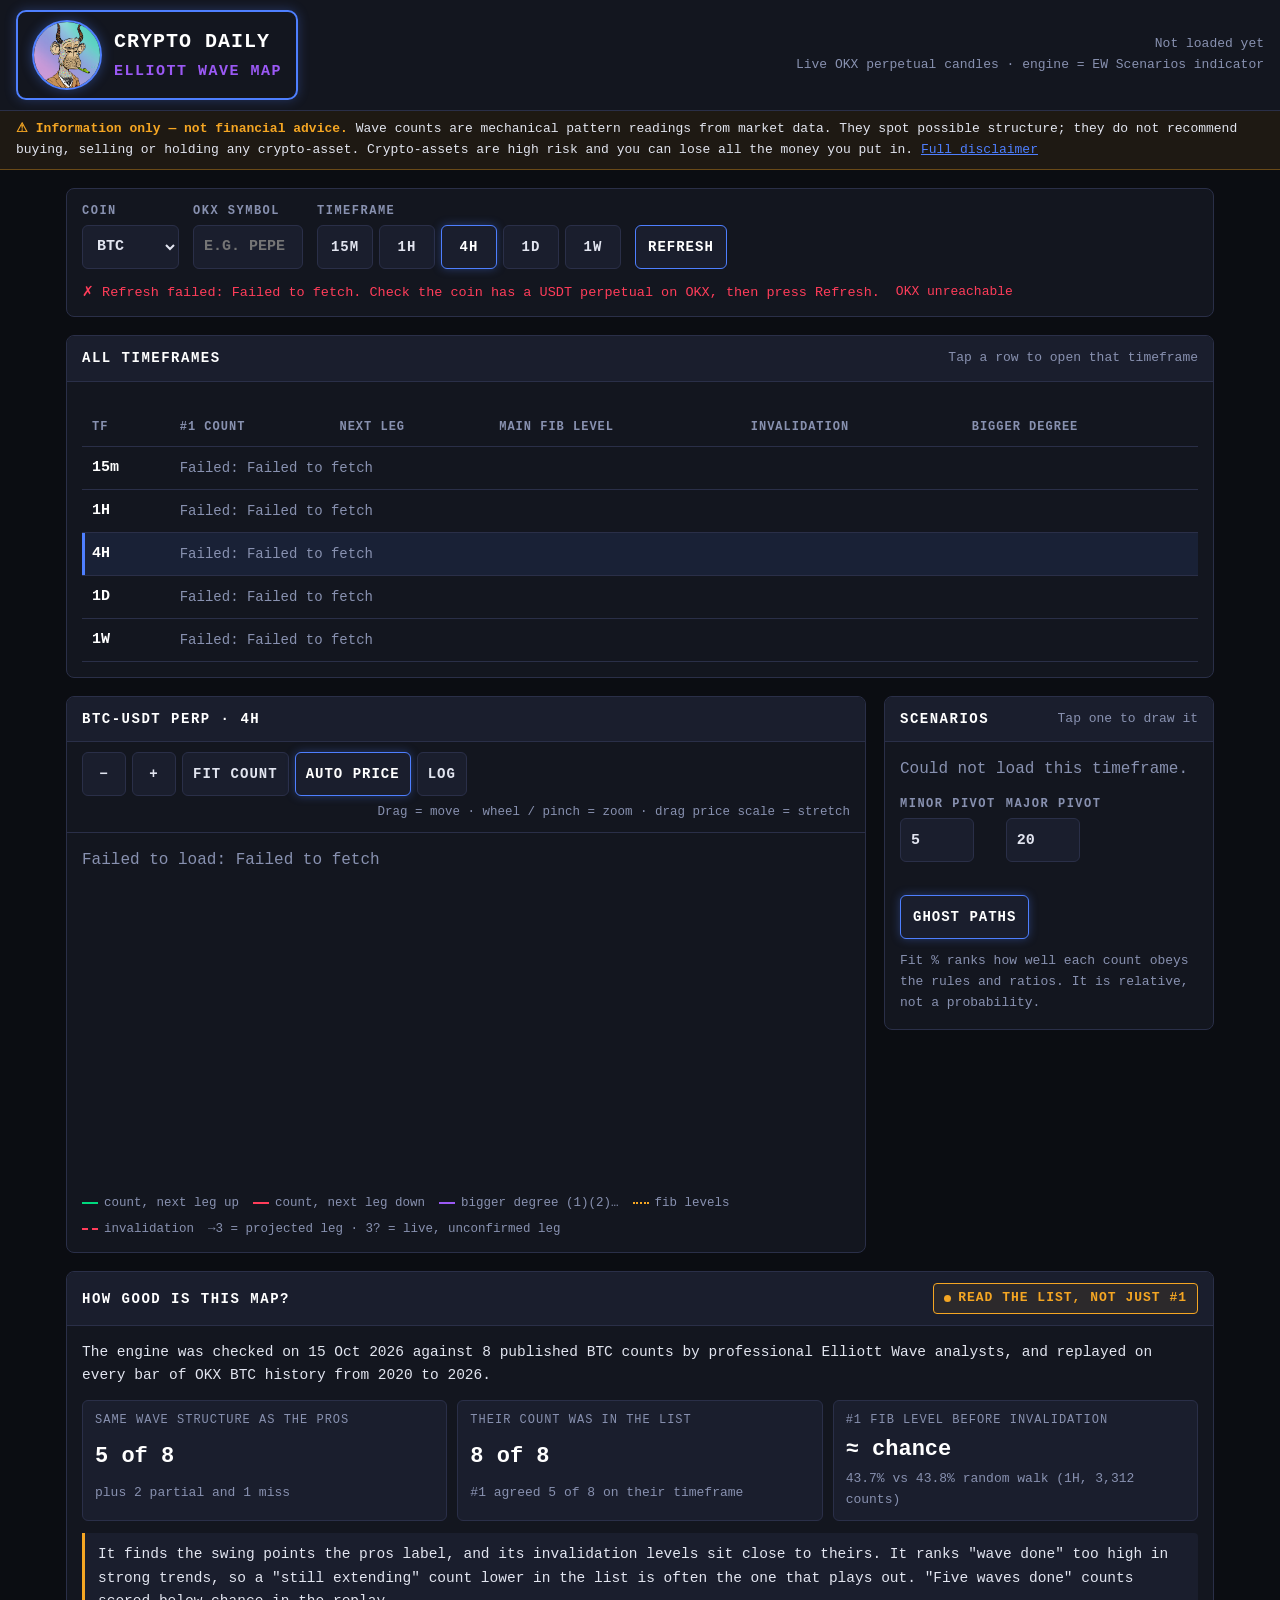
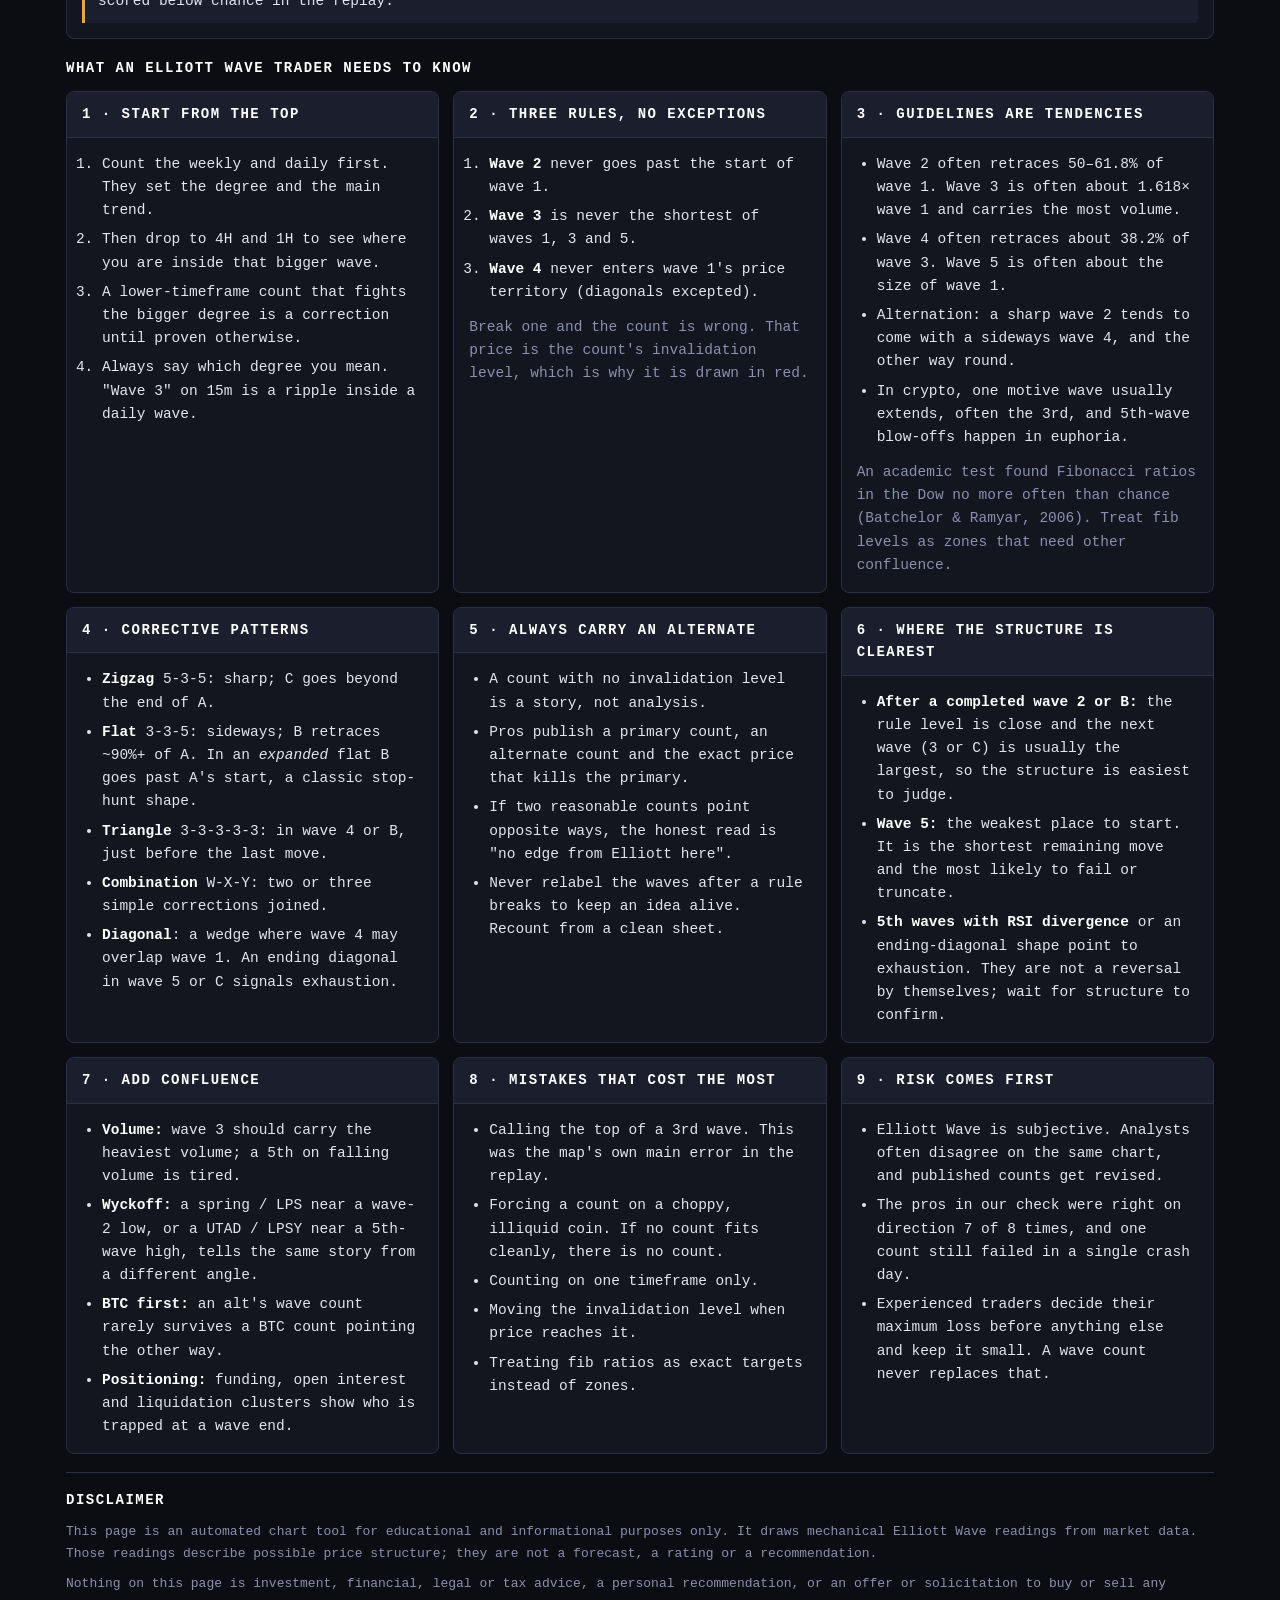
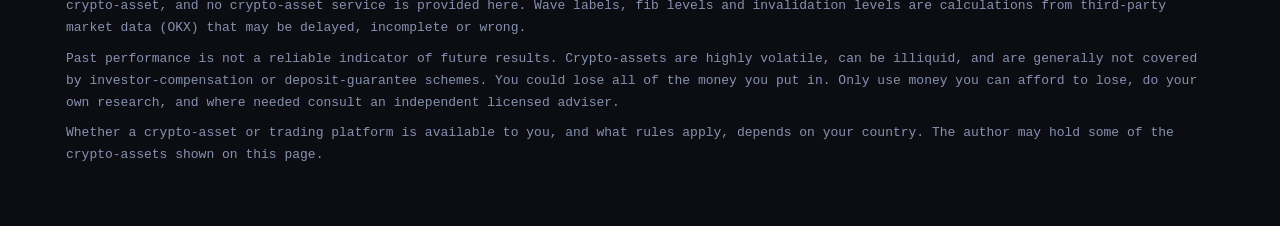
<file: elliott-waves.html>
<!DOCTYPE html>
<html lang="en">
<head>
<meta charset="utf-8">
<meta name="viewport" content="width=device-width, initial-scale=1, viewport-fit=cover">
<title>Elliott Wave Map</title>
<meta name="description" content="Live Elliott Wave counts on OKX data for 15m to 1W, with alternate scenarios, fib levels and invalidation levels. Information only, not financial advice.">
<style>
/* Layout: Crypto Daily brand, one column. Disclaimer bar → controls (coin, timeframe tabs, refresh) → all-timeframes overview → chart + scenario list → trader's guide → disclaimer. Single dark theme by design. */
*,*::before,*::after{box-sizing:border-box;margin:0;padding:0}
:root{
  --bg:#0b0d12;--surface:#13161f;--surface2:#1a1e2d;--border:#2a2f48;
  --text:#e2e5f0;--dim:#8891b0;
  --bull:#00d97e;--bear:#ff3d5a;--neutral:#f5a623;
  --bull-bg:rgba(0,217,126,.08);--bear-bg:rgba(255,61,90,.08);--neutral-bg:rgba(245,166,35,.08);
  --accent:#4e7fff;--accent2:#9b59f5;--white:#ffffff;
  --mono:'SF Mono','Fira Code','Courier New',monospace;
  color-scheme:dark;
}
html{-webkit-text-size-adjust:100%}
body{background:var(--bg);color:var(--text);font-family:var(--mono);font-size:16px;line-height:1.6}
::-webkit-scrollbar{width:6px;height:6px}::-webkit-scrollbar-track{background:var(--bg)}::-webkit-scrollbar-thumb{background:var(--border);border-radius:3px}
a{color:var(--accent)}
:focus-visible{outline:2px solid var(--accent);outline-offset:2px}
b{color:var(--white)}
.brand-sticky{background:var(--surface);border-bottom:1px solid var(--border);padding:10px max(16px,env(safe-area-inset-right,0px)) 10px max(16px,env(safe-area-inset-left,0px));padding-top:calc(10px + env(safe-area-inset-top,0px));display:flex;align-items:center;gap:14px;flex-wrap:wrap;position:sticky;top:0;z-index:100}
.brand-block{display:flex;align-items:center;gap:12px;border:2px solid var(--accent);border-radius:10px;padding:8px 14px;box-shadow:0 0 12px rgba(78,127,255,.3)}
.brand-ape{width:70px;height:70px;border-radius:50%;border:2px solid var(--accent);object-fit:cover;object-position:top;box-shadow:0 0 12px rgba(78,127,255,.4);flex-shrink:0}
.brand-title{font-size:20px;font-weight:700;color:var(--white);letter-spacing:1px}
.brand-sub{font-size:15px;color:var(--accent2);letter-spacing:1.5px;text-transform:uppercase;margin-top:2px;font-weight:600}
.stamp{margin-left:auto;font-size:13px;color:var(--dim);text-align:right;line-height:1.6}
@media (max-width:600px){.brand-sticky{position:static}.stamp{margin-left:0;text-align:left}.brand-ape{width:52px;height:52px}.brand-title{font-size:18px}.brand-sub{font-size:13px}}
.disc-bar{background:var(--neutral-bg);border-bottom:1px solid rgba(245,166,35,.35);padding:8px max(16px,env(safe-area-inset-right,0px)) 8px max(16px,env(safe-area-inset-left,0px));font-size:13px;color:var(--text)}
.disc-bar b{color:var(--neutral)}
.wrap{max-width:1180px;margin:0 auto;padding-left:max(16px,env(safe-area-inset-left,0px));padding-right:max(16px,env(safe-area-inset-right,0px));padding-block:18px 60px;display:grid;gap:18px}
.card{background:var(--surface);border:1px solid var(--border);border-radius:8px;overflow:hidden;min-width:0}
.card-hdr{padding:11px 15px;background:var(--surface2);border-bottom:1px solid var(--border);display:flex;align-items:center;justify-content:space-between;gap:8px;flex-wrap:wrap}
.card-title{font-size:14px;font-weight:700;letter-spacing:1.5px;text-transform:uppercase;color:var(--white)}
.card-hint{font-size:13px;color:var(--dim)}
.card-body{padding:15px;display:grid;gap:12px;min-width:0}
.dim{color:var(--dim)}
.bias{display:inline-flex;align-items:center;gap:7px;font-size:13px;font-weight:700;letter-spacing:1px;text-transform:uppercase;padding:4px 10px;border-radius:4px;width:max-content;white-space:nowrap}
.bias-bull{background:var(--bull-bg);color:var(--bull);border:1px solid var(--bull)}
.bias-bear{background:var(--bear-bg);color:var(--bear);border:1px solid var(--bear)}
.bias-neutral{background:var(--neutral-bg);color:var(--neutral);border:1px solid var(--neutral)}
.bias::before{content:"";width:7px;height:7px;border-radius:50%;background:currentColor}
.note{background:var(--surface2);border-left:3px solid var(--neutral);padding:10px 13px;border-radius:0 4px 4px 0;font-size:14.5px;line-height:1.6}
.tip{background:var(--surface2);border-left:3px solid var(--accent);padding:10px 13px;border-radius:0 4px 4px 0;font-size:14.5px;line-height:1.6}

/* controls */
.controls{display:flex;flex-wrap:wrap;gap:10px 14px;align-items:end;padding:13px 15px}
.field{display:grid;gap:4px;min-width:0}
.field label,.field .lbl{font-size:12px;letter-spacing:1.5px;text-transform:uppercase;color:var(--dim);font-weight:700}
select,input[type=text],input[type=number]{min-height:44px;background:var(--surface2);border:1px solid var(--border);color:var(--text);border-radius:6px;font:700 15px var(--mono);padding:0 10px}
input[type=number]{width:74px}
input[type=text]{width:110px;text-transform:uppercase}
.tabs{display:flex;gap:6px;flex-wrap:wrap}
.btn{min-height:44px;min-width:56px;background:var(--surface2);border:1px solid var(--border);color:var(--text);border-radius:6px;font:700 14px var(--mono);letter-spacing:1px;cursor:pointer;padding:0 12px;text-transform:uppercase}
.btn[aria-pressed="true"]{border-color:var(--accent);box-shadow:0 0 10px rgba(78,127,255,.35);color:var(--white)}
.btn:disabled{opacity:.55;cursor:progress}
.btn-go{border-color:var(--accent);color:var(--white)}
.statusline{display:flex;gap:10px 16px;flex-wrap:wrap;align-items:center;padding:0 15px 13px;font-size:13.5px}
.done{color:var(--text)}
.done.flash{animation:fl 1.2s ease}
@keyframes fl{0%{background:rgba(78,127,255,.35)}100%{background:transparent}}
@media (prefers-reduced-motion:reduce){.done.flash{animation:none}}
.conn{font-size:13px}
.conn.ok{color:var(--bull)}.conn.bad{color:var(--bear)}

/* overview */
.tbl-wrap{overflow-x:auto}
table{border-collapse:collapse;width:100%;font-size:14px;font-variant-numeric:tabular-nums}
th,td{padding:9px 10px;border-bottom:1px solid var(--border);text-align:left;vertical-align:middle}
th{font-size:12px;letter-spacing:1px;text-transform:uppercase;color:var(--dim);font-weight:700;white-space:nowrap}
#ov tbody tr{cursor:pointer}
#ov tbody tr:hover,#ov tbody tr:focus-visible{background:var(--surface2)}
#ov tbody tr.sel{background:rgba(78,127,255,.10);box-shadow:inset 3px 0 0 var(--accent)}
.tfcell{font-weight:700;color:var(--white);font-size:15px}
.num{font-variant-numeric:tabular-nums;white-space:nowrap}
.inv{color:var(--bear)}
.lvl{color:var(--neutral)}
.maj{color:var(--accent2)}
.align{display:flex;gap:10px;flex-wrap:wrap;align-items:center;font-size:14.5px}

/* chart + scenarios */
.main-grid{display:grid;grid-template-columns:minmax(0,1fr) 330px;gap:18px;align-items:start}
@media (max-width:980px){.main-grid{grid-template-columns:1fr}}
#chart{position:relative;min-height:360px}
#chart svg{display:block;width:100%;height:auto;touch-action:none;cursor:crosshair;user-select:none;-webkit-user-select:none}
.ctools{display:flex;gap:6px;flex-wrap:wrap;align-items:center;padding:10px 15px;border-bottom:1px solid var(--border)}
.ctools .btn{min-width:44px;padding:0 10px}
.ctools .hint{font-size:12.5px;color:var(--dim);margin-left:auto}
.legend{display:flex;gap:6px 14px;flex-wrap:wrap;font-size:12.5px;color:var(--dim);padding:0 15px 13px}
.legend i{display:inline-block;width:16px;height:0;border-top:2px solid;margin-right:6px;vertical-align:middle}
.hover{position:absolute;pointer-events:none;background:var(--surface2);border:1px solid var(--accent);font-size:12.5px;padding:5px 8px;border-radius:4px;white-space:nowrap;font-variant-numeric:tabular-nums}
.scns{display:grid;gap:10px}
.scn{display:grid;gap:6px;text-align:left;background:var(--surface2);border:1px solid var(--border);border-radius:8px;padding:11px 12px;color:var(--text);font:inherit;cursor:pointer;width:100%}
.scn[aria-pressed="true"]{border-color:var(--accent);box-shadow:0 0 10px rgba(78,127,255,.3)}
.scn .top{display:flex;gap:8px;align-items:center;justify-content:space-between;flex-wrap:wrap}
.scn .nm{font-size:14.5px;font-weight:700;color:var(--white)}
.scn .rk{font-size:13px;color:var(--dim)}
.scn .kv{display:grid;grid-template-columns:auto 1fr;gap:2px 12px;font-size:13.5px}
.scn .kv dt{color:var(--dim)}
.scn .kv dd{font-variant-numeric:tabular-nums;min-width:0;overflow-wrap:anywhere}
.fitbar{height:4px;background:var(--border);border-radius:2px;overflow:hidden}
.fitbar i{display:block;height:100%;background:var(--accent)}
.settings{display:flex;gap:10px;flex-wrap:wrap;align-items:end}

/* guide */
.guide{display:grid;grid-template-columns:repeat(auto-fill,minmax(min(100%,340px),1fr));gap:14px}
.guide .card-body p,.guide li{font-size:14.5px}
.guide ul,.guide ol{padding-left:20px;display:grid;gap:6px}
.kbd{font-weight:700;color:var(--white)}
.stats{display:grid;grid-template-columns:repeat(3,minmax(0,1fr));gap:10px}
.stats div{background:var(--surface2);border:1px solid var(--border);border-radius:6px;padding:10px 12px;display:grid;gap:2px}
.stats .k{font-size:12px;letter-spacing:1px;text-transform:uppercase;color:var(--dim)}
.stats .v{font-size:22px;font-weight:700;color:var(--white);font-variant-numeric:tabular-nums}
.stats p{font-size:13px;color:var(--dim)}
@media (max-width:700px){.stats{grid-template-columns:1fr}}
.disc-foot{font-size:13px;color:var(--dim);line-height:1.7;display:grid;gap:8px;border-top:1px solid var(--border);padding-top:16px}
.disc-foot h2{font-size:14px;letter-spacing:1.5px;text-transform:uppercase;color:var(--white)}
</style>
</head>
<body>

<div class="brand-sticky">
  <div class="brand-block">
    <img class="brand-ape" src="BASC.png" alt="Mr UFO">
    <div>
      <div class="brand-title">CRYPTO DAILY</div>
      <div class="brand-sub">Elliott Wave Map</div>
    </div>
  </div>
  <div class="stamp"><span id="stamp">Not loaded yet</span><br>Live OKX perpetual candles · engine = EW Scenarios indicator</div>
</div>
<div class="disc-bar" role="note"><b>⚠ Information only — not financial advice.</b> Wave counts are mechanical pattern readings from market data. They spot possible structure; they do not recommend buying, selling or holding any crypto-asset. Crypto-assets are high risk and you can lose all the money you put in. <a href="#disclaimer">Full disclaimer</a></div>

<main class="wrap">
  <section class="card" aria-label="Controls">
    <div class="controls">
      <div class="field"><label for="coin">Coin</label>
        <select id="coin">
          <option>BTC</option><option>ETH</option><option>SOL</option><option>XRP</option><option>BNB</option><option>DOGE</option>
          <option>ADA</option><option>LINK</option><option>AVAX</option><option>SUI</option><option>TIA</option><option value="other">Other…</option>
        </select>
      </div>
      <div class="field" id="otherWrap" hidden><label for="other">OKX symbol</label><input type="text" id="other" placeholder="e.g. PEPE" maxlength="12" autocomplete="off"></div>
      <div class="field"><span class="lbl">Timeframe</span><div class="tabs" id="tabs" role="group" aria-label="Timeframe"></div></div>
      <div class="field"><span class="lbl">&nbsp;</span><button class="btn btn-go" id="refresh" type="button">Refresh</button></div>
    </div>
    <div class="statusline">
      <span class="done" id="done" role="status" aria-live="polite">Loading…</span>
      <span class="conn" id="conn">OKX: not checked</span>
    </div>
  </section>

  <section class="card">
    <div class="card-hdr"><span class="card-title">All timeframes</span><span class="card-hint">Tap a row to open that timeframe</span></div>
    <div class="card-body">
      <div class="align" id="align"></div>
      <div class="tbl-wrap"><table id="ov"><thead><tr><th>TF</th><th>#1 count</th><th>Next leg</th><th>Main fib level</th><th>Invalidation</th><th>Bigger degree</th></tr></thead><tbody></tbody></table></div>
    </div>
  </section>

  <section class="main-grid">
    <div class="card">
      <div class="card-hdr"><span class="card-title" id="chartTitle">Chart</span><span class="card-hint" id="chartHint"></span></div>
      <div class="ctools" role="toolbar" aria-label="Chart view">
        <button class="btn" type="button" id="zoomOut" aria-label="Zoom out">−</button>
        <button class="btn" type="button" id="zoomIn" aria-label="Zoom in">+</button>
        <button class="btn" type="button" id="fitBtn">Fit count</button>
        <button class="btn" type="button" id="autoBtn" aria-pressed="true">Auto price</button>
        <button class="btn" type="button" id="logBtn" aria-pressed="false">Log</button>
        <span class="hint">Drag = move · wheel / pinch = zoom · drag price scale = stretch</span>
      </div>
      <div id="chart"></div>
      <div class="legend">
        <span><i style="border-color:var(--bull)"></i>count, next leg up</span>
        <span><i style="border-color:var(--bear)"></i>count, next leg down</span>
        <span><i style="border-color:var(--accent2)"></i>bigger degree (1)(2)…</span>
        <span><i style="border-color:var(--neutral);border-top-style:dotted"></i>fib levels</span>
        <span><i style="border-color:var(--bear);border-top-style:dashed"></i>invalidation</span>
        <span>→3 = projected leg · 3? = live, unconfirmed leg</span>
      </div>
    </div>
    <div class="card">
      <div class="card-hdr"><span class="card-title">Scenarios</span><span class="card-hint">Tap one to draw it</span></div>
      <div class="card-body">
        <div class="scns" id="scns"></div>
        <div class="settings">
          <div class="field"><label for="minor">Minor pivot</label><input type="number" id="minor" min="2" max="50" value="5"></div>
          <div class="field"><label for="major">Major pivot</label><input type="number" id="major" min="5" max="150" value="20"></div>
          <div class="field"><span class="lbl">&nbsp;</span><button class="btn" type="button" id="ghost" aria-pressed="true">Ghost paths</button></div>
        </div>
        <p class="dim" style="font-size:13px">Fit % ranks how well each count obeys the rules and ratios. It is relative, not a probability.</p>
      </div>
    </div>
  </section>

  <section class="card">
    <div class="card-hdr"><span class="card-title">How good is this map?</span><span class="bias bias-neutral">Read the list, not just #1</span></div>
    <div class="card-body">
      <p style="font-size:14.5px">The engine was checked on 15 Oct 2026 against 8 published BTC counts by professional Elliott Wave analysts, and replayed on every bar of OKX BTC history from 2020 to 2026.</p>
      <div class="stats">
        <div><span class="k">Same wave structure as the pros</span><span class="v">5 of 8</span><p>plus 2 partial and 1 miss</p></div>
        <div><span class="k">Their count was in the list</span><span class="v">8 of 8</span><p>#1 agreed 5 of 8 on their timeframe</p></div>
        <div><span class="k">#1 fib level before invalidation</span><span class="v">≈ chance</span><p>43.7% vs 43.8% random walk (1H, 3,312 counts)</p></div>
      </div>
      <div class="note">It finds the swing points the pros label, and its invalidation levels sit close to theirs. It ranks "wave done" too high in strong trends, so a "still extending" count lower in the list is often the one that plays out. "Five waves done" counts scored below chance in the replay.</div>
    </div>
  </section>

  <section>
    <h2 class="card-title" style="margin-bottom:12px">What an Elliott Wave trader needs to know</h2>
    <div class="guide">
      <article class="card"><div class="card-hdr"><span class="card-title">1 · Start from the top</span></div><div class="card-body">
        <ol><li>Count the weekly and daily first. They set the degree and the main trend.</li><li>Then drop to 4H and 1H to see where you are inside that bigger wave.</li><li>A lower-timeframe count that fights the bigger degree is a correction until proven otherwise.</li><li>Always say which degree you mean. "Wave 3" on 15m is a ripple inside a daily wave.</li></ol>
      </div></article>
      <article class="card"><div class="card-hdr"><span class="card-title">2 · Three rules, no exceptions</span></div><div class="card-body">
        <ol><li><span class="kbd">Wave 2</span> never goes past the start of wave 1.</li><li><span class="kbd">Wave 3</span> is never the shortest of waves 1, 3 and 5.</li><li><span class="kbd">Wave 4</span> never enters wave 1's price territory (diagonals excepted).</li></ol>
        <p class="dim">Break one and the count is wrong. That price is the count's invalidation level, which is why it is drawn in red.</p>
      </div></article>
      <article class="card"><div class="card-hdr"><span class="card-title">3 · Guidelines are tendencies</span></div><div class="card-body">
        <ul><li>Wave 2 often retraces 50–61.8% of wave 1. Wave 3 is often about 1.618× wave 1 and carries the most volume.</li><li>Wave 4 often retraces about 38.2% of wave 3. Wave 5 is often about the size of wave 1.</li><li>Alternation: a sharp wave 2 tends to come with a sideways wave 4, and the other way round.</li><li>In crypto, one motive wave usually extends, often the 3rd, and 5th-wave blow-offs happen in euphoria.</li></ul>
        <p class="dim">An academic test found Fibonacci ratios in the Dow no more often than chance (Batchelor &amp; Ramyar, 2006). Treat fib levels as zones that need other confluence.</p>
      </div></article>
      <article class="card"><div class="card-hdr"><span class="card-title">4 · Corrective patterns</span></div><div class="card-body">
        <ul><li><span class="kbd">Zigzag</span> 5-3-5: sharp; C goes beyond the end of A.</li><li><span class="kbd">Flat</span> 3-3-5: sideways; B retraces ~90%+ of A. In an <i>expanded</i> flat B goes past A's start, a classic stop-hunt shape.</li><li><span class="kbd">Triangle</span> 3-3-3-3-3: in wave 4 or B, just before the last move.</li><li><span class="kbd">Combination</span> W-X-Y: two or three simple corrections joined.</li><li><span class="kbd">Diagonal</span>: a wedge where wave 4 may overlap wave 1. An ending diagonal in wave 5 or C signals exhaustion.</li></ul>
      </div></article>
      <article class="card"><div class="card-hdr"><span class="card-title">5 · Always carry an alternate</span></div><div class="card-body">
        <ul><li>A count with no invalidation level is a story, not analysis.</li><li>Pros publish a primary count, an alternate count and the exact price that kills the primary.</li><li>If two reasonable counts point opposite ways, the honest read is "no edge from Elliott here".</li><li>Never relabel the waves after a rule breaks to keep an idea alive. Recount from a clean sheet.</li></ul>
      </div></article>
      <article class="card"><div class="card-hdr"><span class="card-title">6 · Where the structure is clearest</span></div><div class="card-body">
        <ul><li><span class="kbd">After a completed wave 2 or B:</span> the rule level is close and the next wave (3 or C) is usually the largest, so the structure is easiest to judge.</li><li><span class="kbd">Wave 5:</span> the weakest place to start. It is the shortest remaining move and the most likely to fail or truncate.</li><li><span class="kbd">5th waves with RSI divergence</span> or an ending-diagonal shape point to exhaustion. They are not a reversal by themselves; wait for structure to confirm.</li></ul>
      </div></article>
      <article class="card"><div class="card-hdr"><span class="card-title">7 · Add confluence</span></div><div class="card-body">
        <ul><li><span class="kbd">Volume:</span> wave 3 should carry the heaviest volume; a 5th on falling volume is tired.</li><li><span class="kbd">Wyckoff:</span> a spring / LPS near a wave-2 low, or a UTAD / LPSY near a 5th-wave high, tells the same story from a different angle.</li><li><span class="kbd">BTC first:</span> an alt's wave count rarely survives a BTC count pointing the other way.</li><li><span class="kbd">Positioning:</span> funding, open interest and liquidation clusters show who is trapped at a wave end.</li></ul>
      </div></article>
      <article class="card"><div class="card-hdr"><span class="card-title">8 · Mistakes that cost the most</span></div><div class="card-body">
        <ul><li>Calling the top of a 3rd wave. This was the map's own main error in the replay.</li><li>Forcing a count on a choppy, illiquid coin. If no count fits cleanly, there is no count.</li><li>Counting on one timeframe only.</li><li>Moving the invalidation level when price reaches it.</li><li>Treating fib ratios as exact targets instead of zones.</li></ul>
      </div></article>
      <article class="card"><div class="card-hdr"><span class="card-title">9 · Risk comes first</span></div><div class="card-body">
        <ul><li>Elliott Wave is subjective. Analysts often disagree on the same chart, and published counts get revised.</li><li>The pros in our check were right on direction 7 of 8 times, and one count still failed in a single crash day.</li><li>Experienced traders decide their maximum loss before anything else and keep it small. A wave count never replaces that.</li></ul>
      </div></article>
    </div>
  </section>

  <footer class="disc-foot" id="disclaimer">
    <h2>Disclaimer</h2>
    <p>This page is an automated chart tool for educational and informational purposes only. It draws mechanical Elliott Wave readings from market data. Those readings describe possible price structure; they are not a forecast, a rating or a recommendation.</p>
    <p>Nothing on this page is investment, financial, legal or tax advice, a personal recommendation, or an offer or solicitation to buy or sell any crypto-asset, and no crypto-asset service is provided here. Wave labels, fib levels and invalidation levels are calculations from third-party market data (OKX) that may be delayed, incomplete or wrong.</p>
    <p>Past performance is not a reliable indicator of future results. Crypto-assets are highly volatile, can be illiquid, and are generally not covered by investor-compensation or deposit-guarantee schemes. You could lose all of the money you put in. Only use money you can afford to lose, do your own research, and where needed consult an independent licensed adviser.</p>
    <p>Whether a crypto-asset or trading platform is available to you, and what rules apply, depends on your country. The author may hold some of the crypto-assets shown on this page.</p>
  </footer>
</main>

<script>
(() => {
'use strict';
const API = 'https://www.okx.com/api/v5/market';
const TFS = [
  { k: '15m', bar: '15m', sec: 900 },
  { k: '1H', bar: '1H', sec: 3600 },
  { k: '4H', bar: '4H', sec: 14400 },
  { k: '1D', bar: '1Dutc', sec: 86400 },
  { k: '1W', bar: '1Wutc', sec: 604800 },
];
const $ = id => document.getElementById(id);
const S = { coin: 'BTC', tf: '4H', pick: 0, ghost: true, data: {}, lastAt: null, busy: false };

// ───────────── engine: port of Elliott_Wave_Scenarios.pine ─────────────
class Degree {
  constructor(len) { this.len = len; this.zz = []; this.hS = null; this.lS = null; }
  add(np) {
    const zz = this.zz;
    if (!zz.length) { zz.push(np); return true; }
    const last = zz[zz.length - 1];
    if (last.hi === np.hi) {
      if ((np.hi && np.p > last.p) || (!np.hi && np.p < last.p)) { zz[zz.length - 1] = np; return true; }
      return false;
    }
    zz.push(np); if (zz.length > 40) zz.shift(); return true;
  }
  step(bars, i) {
    const L = this.len; let ph = null, pl = null;
    if (i >= 2 * L) {
      const p = i - L; let isH = true, isL = true;
      for (let k = 1; k <= L; k++) {
        if (!(bars[p].h > bars[p - k].h) || !(bars[p].h >= bars[p + k].h)) isH = false;
        if (!(bars[p].l < bars[p - k].l) || !(bars[p].l <= bars[p + k].l)) isL = false;
        if (!isH && !isL) break;
      }
      if (isH) ph = bars[p].h; if (isL) pl = bars[p].l;
    }
    let hasH = ph !== null, hasL = pl !== null;
    if (hasH && hasL) { const lastHi = this.zz.length ? this.zz[this.zz.length - 1].hi : false; if (lastHi) hasH = false; else hasL = false; }
    let ch = false;
    if (hasH) ch = this.add({ p: ph, b: i - L, hi: true }) || ch;
    if (hasL) ch = this.add({ p: pl, b: i - L, hi: false }) || ch;
    if (this.zz.length) {
      const lp = this.zz[this.zz.length - 1];
      if (ch) {
        this.hS = null; this.lS = null;
        for (let j = 0; j < i - lp.b; j++) {
          const b = bars[i - j];
          if (this.hS === null || b.h > this.hS) { this.hS = b.h; this.hB = i - j; }
          if (this.lS === null || b.l < this.lS) { this.lS = b.l; this.lB = i - j; }
        }
      } else if (i > lp.b) {
        const b = bars[i];
        if (this.hS === null || b.h > this.hS) { this.hS = b.h; this.hB = i; }
        if (this.lS === null || b.l < this.lS) { this.lS = b.l; this.lB = i; }
      }
    }
  }
  points() {
    const w = this.zz.slice(), n = w.length;
    if (n) {
      const lp = w[n - 1];
      if (lp.hi) {
        if (this.hS !== null && this.hS > lp.p) { w[n - 1] = { p: this.hS, b: this.hB, hi: true }; if (this.lS !== null && this.lB > this.hB) w.push({ p: this.lS, b: this.lB, hi: false }); }
        else if (this.lS !== null && this.lS < lp.p && this.lB > lp.b) w.push({ p: this.lS, b: this.lB, hi: false });
      } else {
        if (this.lS !== null && this.lS < lp.p) { w[n - 1] = { p: this.lS, b: this.lB, hi: false }; if (this.hS !== null && this.hB > this.lB) w.push({ p: this.hS, b: this.hB, hi: true }); }
        else if (this.hS !== null && this.hS > lp.p && this.hB > lp.b) w.push({ p: this.hS, b: this.hB, hi: true });
      }
    }
    const nz = this.zz.length;
    const prov = w.length !== nz || (w.length > 0 && w[w.length - 1].b !== this.zz[nz - 1].b);
    return { w, prov };
  }
}
const near = (x, lo, hi) => x != null && x >= lo && x <= hi;
const arw = d => (d > 0 ? '▲' : '▼');
function fExt(base, unit, d, lastP) {
  const rs = [1.0, 1.618, 2.0, 2.618, 3.618, 4.236, 6.854, 11.09], lv = [], rr = [];
  for (const r of rs) { const v = base + d * unit * r; if (d * (v - lastP) > 0 && lv.length < 3) { lv.push(v); rr.push(r); } }
  while (lv.length < 3) { lv.push(null); rr.push(null); }
  return [lv, rr];
}
const rn = (p, r, u) => (r === null ? p : `${p} ${+r.toFixed(3)}${u}`);

function build(w, majDir, minLen, prov) {
  const out = [], n = w.length;
  if (n < 2) return out;
  for (let s = n - 2; s >= Math.max(0, n - 6); s--) {
    const m = n - 1 - s, d = w[s].hi ? -1 : 1, P = [], B = [];
    for (let j = s; j < n; j++) { P.push(w[j].p); B.push(w[j].b); }
    const [P0, P1, P2, P3, P4, P5] = [P[0], P[1], P[2] ?? null, P[3] ?? null, P[4] ?? null, P[5] ?? null];
    const L1 = Math.abs(P1 - P0), L2 = m >= 2 ? Math.abs(P2 - P1) : null, L3 = m >= 3 ? Math.abs(P3 - P2) : null, L4 = m >= 4 ? Math.abs(P4 - P3) : null, L5 = m >= 5 ? Math.abs(P5 - P4) : null;
    const lastB = B[m], lastP = P[m], ab = Math.max(minLen, Math.round((lastB - B[0]) / m));
    let sig = 0; if (s >= 2) sig = d * (w[s - 2].p - P0) > 0 ? 8 : -6;
    const base = { s, m, d, sb: B[0], lb: lastB, lp: lastP };
    const align = nd => (majDir === 0 ? 0 : nd === majDir ? 6 : -4);
    if (L1 > 0) {
      let ok = true;
      if (m >= 2) ok = ok && d * (P2 - P0) > 0;
      if (m >= 3) ok = ok && d * (P3 - P1) > 0;
      if (m >= 4) ok = ok && d * (P4 - P1) > 0;
      if (m >= 5) ok = ok && d * (P5 - P3) > 0 && (L3 > L1 || L3 > L5);
      if (ok) {
        let sc = 50 + 3 * m + sig;
        if (m === 1) sc -= 12;
        if (m >= 2) { const r2 = L2 / L1; sc += near(r2, 0.5, 0.65) ? 10 : near(r2, 0.382, 0.786) ? 5 : r2 > 0.886 ? -6 : 0; }
        if (m >= 3) { const r3 = L3 / L1; sc += near(r3, 1.5, 1.75) ? 10 : near(r3, 1.0, 2.75) ? 4 : -4; sc += (L3 / Math.max(1, B[3] - B[2])) > (L1 / Math.max(1, B[1] - B[0])) ? 4 : 0; }
        if (m >= 4) { const r4 = L4 / L3; sc += near(r4, 0.236, 0.5) ? 8 : r4 > 0.618 ? -5 : 0; const b2 = B[2] - B[1], b4 = B[4] - B[3]; sc += (Math.abs(L2 / L1 - r4) > 0.15 || b4 > 1.5 * b2 || b2 > 1.5 * b4) ? 5 : 0; }
        if (m === 5) { sc += (L3 >= L1 && L3 >= L5) ? 8 : 0; const r5 = L5 / L1; sc += (near(r5, 0.8, 1.25) || near(r5, 1.5, 1.75)) ? 5 : 0; }
        const x = { ...base, kind: 'IMP', name: `Impulse ${arw(d)} · ` + (m === 5 ? '5 waves done' : `W${m} done`) };
        if (m === 1) Object.assign(x, { nextDir: -d, next: 'W2', lv: [[P1 - d * L1 * 0.5, 'W2 0.5'], [P1 - d * L1 * 0.618, 'W2 0.618'], [P1 - d * L1 * 0.786, 'W2 0.786']], inv: P0, invTxt: "W2 can't pass W1 start",
          path: [[P1 - d * L1 * 0.618, lastB + ab, '2'], [P1 - d * L1 * 0.618 + d * L1 * 1.618, lastB + ab + Math.round(ab * 1.6), '3'], [P1 - d * L1 * 0.618 + d * L1 * 1.618 * 0.618, lastB + ab + Math.round(ab * 2.4), '4']] });
        else if (m === 2) { const p1 = P2 + d * L1 * 1.618, p2 = p1 - d * L1 * 1.618 * 0.382;
          Object.assign(x, { nextDir: d, next: 'W3', lv: [[P2 + d * L1, 'W3 1.0'], [P2 + d * L1 * 1.618, 'W3 1.618'], [P2 + d * L1 * 2.618, 'W3 2.618']], inv: P0, invTxt: "W2 can't pass W1 start",
            path: [[p1, lastB + Math.round(ab * 1.6), '3'], [p2, lastB + Math.round(ab * 2.6), '4'], [p2 + d * L1, lastB + Math.round(ab * 3.6), '5']] }); }
        else if (m === 3) { const p1 = P3 - d * L3 * 0.382, w5 = p1 + d * L1, p2 = d * (w5 - P3) > 0 ? w5 : P3 + d * L1 * 0.236;
          Object.assign(x, { nextDir: -d, next: 'W4', lv: [[P3 - d * L3 * 0.236, 'W4 0.236'], [P3 - d * L3 * 0.382, 'W4 0.382'], [P3 - d * L3 * 0.5, d * (P3 - d * L3 * 0.5 - P1) <= 0 ? 'W4 0.5 ⚠ overlaps W1' : 'W4 0.5']], inv: P1, invTxt: "W4 can't enter W1 territory",
            path: [[p1, lastB + ab, '4'], [p2, lastB + 2 * ab, '5'], [p2 - d * Math.abs(p2 - P0) * 0.382, lastB + 3 * ab, 'A']] }); }
        else if (m === 4) { const t2 = P4 + d * L1, p1 = d * (t2 - P3) > 0 ? t2 : P3 + d * L1 * 0.1, p2 = p1 - d * Math.abs(p1 - P0) * 0.382;
          Object.assign(x, { nextDir: d, next: 'W5', lv: [[P4 + d * L1 * 0.618, 'W5 0.618×W1'], [t2, 'W5 = W1'], [P4 + d * Math.abs(P3 - P0) * 0.618, 'W5 0.618×(0→3)']], inv: P1, invTxt: "W4 can't enter W1 territory",
            path: [[p1, lastB + ab, '5'], [p2, lastB + 2 * ab, 'A'], [p2 + d * Math.abs(p1 - p2) * 0.5, lastB + 2 * ab + Math.round(ab * 0.6), 'B']] }); }
        else { const lt = Math.abs(P5 - P0), p1 = P5 - d * lt * 0.382, p2 = p1 + d * lt * 0.382 * 0.5;
          Object.assign(x, { nextDir: -d, next: 'ABC', lv: [[p1, '0.382 of 0→5'], [P5 - d * lt * 0.5, '0.5 of 0→5'], [P5 - d * lt * 0.618, '0.618 of 0→5']], inv: P5, invTxt: 'beyond = W5 still extending',
            path: [[p1, lastB + ab, 'A'], [p2, lastB + ab + Math.round(ab * 0.7), 'B'], [p2 - d * lt * 0.382, lastB + 2 * ab + Math.round(ab * 0.7), 'C']] }); }
        x.score = sc + align(x.nextDir);
        out.push(x);
        if (prov && (m === 3 || m === 5)) {
          const [lv, rr] = m === 3 ? fExt(P2, L1, d, lastP) : fExt(P4, Math.abs(P3 - P0), d, lastP);
          const u = m === 3 ? '×W1' : '×(0→3)', nm = 'W' + m;
          out.push({ ...base, kind: 'IMP', ext: true, name: `Impulse ${arw(d)} · W${m} extending`, nextDir: d, next: `W${m} ext`,
            lv: lv.map((v, i) => [v, rn(nm, rr[i], u)]).filter(a => a[0] != null), inv: m === 3 ? P2 : P4, invTxt: m === 3 ? 'back through W2 end = no extension' : 'back through W4 end = W5 over',
            path: lv[0] != null ? [[lv[0], lastB + ab, String(m)]] : [], score: sc - 6 + align(d) });
        }
      }
    }
    if (m <= 3 && L1 > 0 && (s < 2 || sig > 0)) {
      const rB = m >= 2 ? L2 / L1 : null;
      let ok2 = true;
      if (m >= 2) ok2 = rB <= 1.382;
      if (m >= 3) ok2 = ok2 && (rB < 0.9 ? d * (P3 - P1) > 0 : L3 >= 0.9 * L1) && L3 <= 2.618 * L1;
      if (ok2) {
        const ct = m >= 2 ? (rB < 0.9 ? ' zigzag' : rB > 1.0 ? ' expanded flat' : ' flat') : '';
        let sc2 = 46 + 2 * m;
        if (m === 1) sc2 -= 10;
        if (m >= 2) sc2 += near(rB, 0.382, 0.786) ? 6 : near(rB, 0.9, 1.382) ? 4 : 0;
        if (m === 3) { const rC = L3 / L1; sc2 += near(rC, 0.9, 1.1) ? 8 : near(rC, 1.5, 1.75) ? 5 : 0; }
        if (s >= 1) sc2 += L1 < Math.abs(P0 - w[s - 1].p) ? 4 : -3;
        const y = { ...base, kind: 'COR', name: `ABC ${arw(d)}${ct} · ` + (m === 1 ? 'A done' : m === 2 ? 'A-B done' : 'complete') };
        if (m === 1) { const p1 = P1 - d * L1 * 0.5, p2 = p1 + d * L1;
          Object.assign(y, { nextDir: -d, next: 'B', lv: [[P1 - d * L1 * 0.382, 'B 0.382'], [p1, 'B 0.5'], [P1 - d * L1 * 0.618, 'B 0.618']], inv: P0 - d * L1 * 0.382, invTxt: 'B > 1.382×A = not a correction',
            path: [[p1, lastB + Math.round(ab * 0.8), 'B'], [p2, lastB + Math.round(ab * 1.8), 'C'], [p2 - d * Math.abs(P0 - p2) * 0.618, lastB + Math.round(ab * 2.8), '1']] }); }
        else if (m === 2) { const p1 = P2 + d * L1;
          Object.assign(y, { nextDir: d, next: 'C', lv: [[P2 + d * L1 * 0.618, 'C 0.618×A'], [p1, 'C = A'], [P2 + d * L1 * 1.618, 'C 1.618×A']], inv: d < 0 ? Math.max(P0, P2) : Math.min(P0, P2), invTxt: 'beyond = trend resumed, no C',
            path: [[p1, lastB + ab, 'C'], [P0, lastB + 3 * ab, '→']] }); }
        else { const lc = Math.abs(P0 - P3), p1 = P3 - d * lc * 0.5, p2 = p1 + d * lc * 0.5 * 0.618;
          Object.assign(y, { nextDir: -d, next: 'trend', lv: [[P3 - d * lc * 0.618, '0.618 retrace'], [P3 - d * lc, 'back to A start'], [P3 - d * lc * 1.272, '1.272 ext']], inv: P3, invTxt: 'beyond = C extending / complex',
            path: [[p1, lastB + ab, '1'], [p2, lastB + ab + Math.round(ab * 0.6), '2'], [p2 - d * lc * 0.5 * 1.618, lastB + ab + Math.round(ab * 1.9), '3']] }); }
        y.score = sc2 + align(y.nextDir);
        out.push(y);
        if (prov && m === 3) {
          const [lv, rr] = fExt(P2, L1, d, lastP);
          out.push({ ...base, kind: 'COR', ext: true, name: `ABC ${arw(d)}${ct} · C extending`, nextDir: d, next: 'C ext',
            lv: lv.map((v, i) => [v, rn('C', rr[i], '×A')]).filter(a => a[0] != null), inv: P2, invTxt: 'back through B end = C over',
            path: lv[0] != null ? [[lv[0], lastB + ab, 'C']] : [], score: sc2 - 6 + align(d) });
        }
      }
    }
  }
  return out;
}
function sortScn(a) { for (let i = 0; i < a.length - 1; i++) for (let j = i + 1; j < a.length; j++) if (a[j].score > a[i].score) { const t = a[i]; a[i] = a[j]; a[j] = t; } return a; }
function select(a, k) {
  const sel = a.slice(0, Math.min(k, a.length));
  if (sel.length && a.length > k) { const d0 = sel[0].nextDir; if (!sel.some(x => x.nextDir !== d0)) { const o = a.slice(k).find(x => x.nextDir !== d0); if (o) sel[k - 1] = o; } }
  return sel;
}
function analyse(bars, minorLen, majorLen) {
  const mi = new Degree(minorLen), ma = new Degree(majorLen);
  for (let i = 0; i < bars.length; i++) { mi.step(bars, i); ma.step(bars, i); }
  const PM = ma.points(), scMaj = sortScn(build(PM.w, 0, majorLen, PM.prov)), majTop = scMaj[0] || null;
  const Pm = mi.points(), all = sortScn(build(Pm.w, majTop ? majTop.nextDir : 0, minorLen, Pm.prov));
  const sel = select(all, 4);
  const mx = sel.length ? Math.max(...sel.map(s => s.score)) : 0, tot = sel.reduce((a, s) => a + Math.exp((s.score - mx) / 8), 0);
  sel.forEach(s => { s.fit = Math.round(Math.exp((s.score - mx) / 8) / tot * 100); });
  return { minor: Pm, major: PM, majTop, sel };
}

// ───────────── data ─────────────
async function getJSON(url) {
  const r = await fetch(url, { cache: 'no-store' });
  if (!r.ok) throw new Error('HTTP ' + r.status);
  const j = await r.json();
  if (j.code !== '0') throw new Error(j.msg || ('OKX code ' + j.code));
  return j.data;
}
async function loadBars(coin, tf) {
  const inst = `${coin}-USDT-SWAP`;
  let rows = await getJSON(`${API}/candles?instId=${inst}&bar=${tf.bar}&limit=300`);
  if (!rows.length) throw new Error(`No ${inst} candles on OKX`);
  for (let p = 0; p < 2; p++) {           // two more pages of history = up to 500 bars
    const more = await getJSON(`${API}/history-candles?instId=${inst}&bar=${tf.bar}&limit=100&after=${rows[rows.length - 1][0]}`);
    if (!more.length) break;
    rows = rows.concat(more);
  }
  return rows.reverse().map(r => ({ t: +r[0] / 1000, o: +r[1], h: +r[2], l: +r[3], c: +r[4], live: r[8] === '0' }));
}

// ───────────── formatting ─────────────
const dec = v => (v >= 1000 ? 0 : v >= 100 ? 1 : v >= 1 ? 3 : v >= 0.01 ? 5 : 7);
const fmt = (v, ref) => (v == null ? '–' : v.toLocaleString('en-US', { minimumFractionDigits: dec(ref ?? v), maximumFractionDigits: dec(ref ?? v) }));
const utc = d => new Date(d).toISOString().slice(11, 19) + ' UTC';
const ago = d => { const s = Math.round((Date.now() - d) / 1000); return s < 60 ? s + 's ago' : Math.floor(s / 60) + 'm ' + (s % 60) + 's ago'; };
const tfObj = k => TFS.find(t => t.k === k);
const pill = d => `<span class="bias ${d > 0 ? 'bias-bull' : 'bias-bear'}">${d > 0 ? 'Up' : 'Down'}</span>`;
const mainLv = s => (s.lv && s.lv.length ? s.lv[Math.min(1, s.lv.length - 1)] : null);
function setDone(msg, bad) { const el = $('done'); el.textContent = msg; el.style.color = bad ? 'var(--bear)' : ''; el.classList.remove('flash'); void el.offsetWidth; el.classList.add('flash'); }

// ───────────── UI: tabs, overview, scenarios ─────────────
// tab buttons are built once (so focus and references survive re-renders); renders only update aria-pressed
function renderTabs() {
  if (!$('tabs').children.length) {
    $('tabs').innerHTML = TFS.map(t => `<button class="btn" type="button" data-tf="${t.k}">${t.k}</button>`).join('');
    $('tabs').addEventListener('click', e => { const b = e.target.closest('button[data-tf]'); if (b) { S.tf = b.dataset.tf; S.pick = 0; renderAll(); } });
  }
  $('tabs').querySelectorAll('button').forEach(b => b.setAttribute('aria-pressed', b.dataset.tf === S.tf));
}
function renderOverview() {
  const tb = $('ov').querySelector('tbody'); tb.innerHTML = '';
  let up = 0, dn = 0, have = 0;
  for (const t of TFS) {
    const D = S.data[t.k], tr = document.createElement('tr');
    tr.tabIndex = 0; if (t.k === S.tf) tr.className = 'sel';
    if (!D || D.err) {
      tr.innerHTML = `<td class="tfcell">${t.k}</td><td colspan="5" class="dim">${D && D.err ? 'Failed: ' + D.err : 'Not loaded'}</td>`;
    } else {
      const s = D.res.sel[0], ref = D.bars[D.bars.length - 1].c, mj = D.res.majTop;
      if (s) { have++; s.nextDir > 0 ? up++ : dn++; }
      const lv = s && mainLv(s);
      tr.innerHTML = s ? `<td class="tfcell">${t.k}</td><td>${s.name}</td><td>${pill(s.nextDir)} <span class="dim">${s.next}</span></td><td class="num lvl">${lv ? fmt(lv[0], ref) : '–'}</td><td class="num inv">${fmt(s.inv, ref)}</td><td class="maj">${mj ? mj.name.replace(' · ', ' ') + ' → ' + arw(mj.nextDir) : '–'}</td>`
        : `<td class="tfcell">${t.k}</td><td colspan="5" class="dim">No clean count. Too few swings at these pivot settings.</td>`;
    }
    const go = () => { S.tf = t.k; S.pick = 0; renderAll(); document.getElementById('chartTitle').scrollIntoView({ behavior: 'smooth', block: 'center' }); };
    tr.addEventListener('click', go); tr.addEventListener('keydown', e => { if (e.key === 'Enter' || e.key === ' ') { e.preventDefault(); go(); } });
    tb.appendChild(tr);
  }
  $('align').innerHTML = have ? `<span class="bias ${up > dn ? 'bias-bull' : dn > up ? 'bias-bear' : 'bias-neutral'}">${up} of ${have} next leg up</span><span class="dim">${dn} of ${have} point down. When the big timeframes disagree with the small ones, the small ones are usually counting a correction.</span>` : '';
}
function renderScns() {
  const D = S.data[S.tf], box = $('scns');
  if (!D || D.err || !D.res.sel.length) { box.innerHTML = `<p class="dim">${D && D.err ? 'Could not load this timeframe.' : 'No valid count at these pivot settings. Try a smaller minor pivot.'}</p>`; return; }
  const ref = D.bars[D.bars.length - 1].c;
  box.innerHTML = D.res.sel.map((s, i) => `
    <button class="scn" type="button" data-i="${i}" aria-pressed="${i === S.pick}">
      <span class="top"><span class="nm">#${i + 1} ${s.name}</span>${pill(s.nextDir)}</span>
      <dl class="kv"><dt>Next</dt><dd>${s.next} ${arw(s.nextDir)}</dd>
      <dt>Fib levels</dt><dd class="lvl">${s.lv.map(a => fmt(a[0], ref)).join(' · ') || '–'}</dd>
      <dt>Invalid</dt><dd class="inv">${fmt(s.inv, ref)} <span class="dim">${s.invTxt}</span></dd>
      <dt>Fit</dt><dd>${s.fit}%</dd></dl>
      <span class="fitbar"><i style="width:${s.fit}%"></i></span>
    </button>`).join('');
  box.querySelectorAll('.scn').forEach(b => b.addEventListener('click', () => { S.pick = +b.dataset.i; renderScns(); drawChart(); }));
}

// ───────────── chart: TradingView-style pan / zoom, both axes ─────────────
// View = visible bar range (x0..x1, may run into the future) + price range (y0..y1) + log flag.
// Drag the plot = move in time and price · wheel / pinch / drag the time scale = zoom time ·
// drag the price scale = stretch prices (switches Auto off) · double-click the price scale or "Auto price" = refit prices.
const NS = 'http://www.w3.org/2000/svg';
const cssv = n => getComputedStyle(document.documentElement).getPropertyValue(n).trim();
function el(tag, a, p) { const e = document.createElementNS(NS, tag); for (const k in a) e.setAttribute(k, a[k]); if (p) p.appendChild(e); return e; }
function txt(p, x, y, s, col, o = {}) { const t = el('text', { x, y, fill: col, 'font-size': o.size || 12.5, 'font-weight': o.bold ? 700 : 400, 'text-anchor': o.anchor || 'start', 'font-family': 'inherit' }, p); t.textContent = s; return t; }
function niceStep(raw) { const p = Math.pow(10, Math.floor(Math.log10(raw))), f = raw / p; return (f < 1.5 ? 1 : f < 3 ? 2 : f < 7 ? 5 : 10) * p; }

const V = { view: null, key: '', geo: null, drag: null, pointers: new Map(), raf: 0 };
const curScn = D => (D && !D.err && D.res.sel.length ? D.res.sel[Math.min(S.pick, D.res.sel.length - 1)] : null);

// default view: the whole selected count (and the bigger degree on wide screens) plus every projected leg
function fitView(D, narrow) {
  const bars = D.bars, res = D.res, last = bars.length - 1, s = curScn(D);
  let x0 = last - (narrow ? 120 : 200), x1 = last;
  if (s) { x0 = Math.min(x0, res.minor.w[s.s].b - 6); (s.path || []).forEach(p => { x1 = Math.max(x1, p[1]); }); }
  if (!narrow && res.majTop) x0 = Math.min(x0, res.major.w[res.majTop.s].b - 4);
  x0 = Math.max(-2, x0);
  const span = Math.max(30, x1 - x0);
  x1 += span * 0.06 + 3;
  const view = { x0, x1, y0: 0, y1: 1, autoY: true, log: false };
  autoY(D, view);
  view.log = view.y1 / view.y0 > 4;          // very wide ranges (e.g. weekly alts) start on a log scale
  autoY(D, view);
  return view;
}

// Auto price: fit candles in view plus every drawn count point, projected leg and level in view
function autoY(D, v) {
  const bars = D.bars, s = curScn(D), res = D.res;
  let lo = Infinity, hi = -Infinity;
  const take = p => { if (p > 0 && isFinite(p)) { lo = Math.min(lo, p); hi = Math.max(hi, p); } };
  for (let i = Math.max(0, Math.floor(v.x0)); i <= Math.min(bars.length - 1, Math.ceil(v.x1)); i++) { take(bars[i].h); take(bars[i].l); }
  if (!isFinite(lo)) { const b = bars[bars.length - 1]; take(b.h); take(b.l); }
  const cl = lo, ch = hi;
  const inX = b => b >= v.x0 && b <= v.x1;
  if (s) {
    res.minor.w.slice(s.s).forEach(p => { if (inX(p.b)) take(p.p); });
    (s.path || []).forEach(p => { if (inX(p[1]) || inX(p[1] - 1)) take(p[0]); });
    const near = p => p > cl - (ch - cl) * 1.5 && p < ch + (ch - cl) * 1.5;
    s.lv.forEach(a => { if (near(a[0])) take(a[0]); });
    if (near(s.inv)) take(s.inv);
  }
  if (res.majTop) res.major.w.slice(res.majTop.s).forEach(p => { if (inX(p.b)) take(p.p); });
  if (v.log) { const pad = Math.pow(hi / lo, 0.06); v.y0 = lo / pad; v.y1 = hi * pad; }
  else { const pad = (hi - lo) * 0.06 || hi * 0.01; v.y0 = Math.max(lo - pad, lo > 0 ? lo * 0.02 : lo - pad); v.y1 = hi + pad; }
}

function chartTools() {
  const v = V.view;
  if (!v) return;
  $('autoBtn').setAttribute('aria-pressed', v.autoY);
  $('logBtn').setAttribute('aria-pressed', v.log);
}

function drawChart() {
  const box = $('chart');
  const D = S.data[S.tf];
  $('chartTitle').textContent = `${S.dataCoin || S.coin}-USDT perp · ${S.tf}`;
  if (!D || D.err) { box.innerHTML = `<p class="dim" style="padding:15px">${D && D.err ? 'Failed to load: ' + D.err : 'Loading…'}</p>`; $('chartHint').textContent = ''; V.view = null; return; }
  const W = Math.max(320, box.clientWidth || 700), narrow = W < 520;
  const key = `${S.dataCoin}|${S.tf}|${S.pick}|${$('minor').value}|${$('major').value}`;
  if (!V.view || V.key !== key) { V.view = fitView(D, narrow); V.key = key; }
  else if (V.view.autoY) autoY(D, V.view);
  chartTools();
  render(D, W, narrow);
}
function redraw() { cancelAnimationFrame(V.raf); V.raf = requestAnimationFrame(() => { const D = S.data[S.tf]; if (!D || D.err || !V.view) return; if (V.view.autoY) autoY(D, V.view); chartTools(); const W = Math.max(320, $('chart').clientWidth || 700); render(D, W, W < 520); }); }

function render(D, W, narrow) {
  const box = $('chart');
  const bars = D.bars, res = D.res, last = bars.length - 1, ref = bars[last].c, v = V.view;
  const s = curScn(D), tf = tfObj(S.tf);
  const H = Math.round(Math.min(620, Math.max(360, W * 0.6)));
  const R = narrow ? 62 : 78, Lm = 4, Tp = 12, Bm = 26, PW = W - Lm - R, PH = H - Tp - Bm;
  V.geo = { W, H, R, Lm, Tp, Bm, PW, PH };
  const tv = p => (v.log ? Math.log(p) : p);
  const Y0 = tv(v.y0), Y1 = tv(v.y1);
  const x = i => Lm + (i - v.x0) / (v.x1 - v.x0) * PW;
  const y = p => Tp + (Y1 - tv(p)) / (Y1 - Y0) * PH;
  $('chartHint').textContent = `${bars.length} candles · last ${fmt(ref, ref)}${v.log ? ' · log' : ''}`;

  // one persistent <svg> (keeps pointer capture during a drag); only its contents are redrawn
  let svg = box.querySelector('svg');
  if (!svg) {
    box.innerHTML = '';
    svg = el('svg', { role: 'img' }, box);
    const hv = document.createElement('div'); hv.className = 'hover'; hv.hidden = true; box.appendChild(hv);
    bindChart(svg);
  }
  svg.setAttribute('viewBox', `0 0 ${W} ${H}`); svg.setAttribute('width', W); svg.setAttribute('height', H);
  svg.setAttribute('aria-label', `${S.coin} ${S.tf} Elliott Wave chart`);
  while (svg.firstChild) svg.removeChild(svg.firstChild);
  const defs = el('defs', {}, svg), cp = el('clipPath', { id: 'plotclip' }, defs);
  el('rect', { x: Lm, y: Tp, width: PW, height: PH }, cp);
  el('rect', { x: 0, y: 0, width: W, height: H, fill: cssv('--surface') }, svg);
  const g = el('g', { 'clip-path': 'url(#plotclip)' }, svg);
  if (x(last + 0.5) < Lm + PW) el('rect', { x: Math.max(Lm, x(last + 0.5)), y: Tp, width: Lm + PW - Math.max(Lm, x(last + 0.5)), height: PH, fill: cssv('--surface2') }, g);

  // price grid + axis
  const ticks = [];
  if (v.log) {
    const n = 6, a = Math.log(v.y0), b = Math.log(v.y1);
    for (let k = 1; k < n; k++) { const raw = Math.exp(a + (b - a) * k / n), st = niceStep(raw / 4); ticks.push(Math.round(raw / st) * st); }
  } else { const st = niceStep((v.y1 - v.y0) / 6); for (let p = Math.ceil(v.y0 / st) * st; p < v.y1; p += st) ticks.push(p); }
  [...new Set(ticks.map(t => +t.toPrecision(6)))].forEach(p => {
    if (p <= 0 || y(p) < Tp + 6 || y(p) > Tp + PH - 4) return;
    el('line', { x1: Lm, x2: Lm + PW, y1: y(p), y2: y(p), stroke: cssv('--border'), 'stroke-width': 0.6 }, g);
    txt(svg, Lm + PW + 5, y(p) + 4, fmt(p, ref), cssv('--dim'), { size: 12 });
  });
  // time axis (future bars get extrapolated times)
  const tAt = i => (i <= last ? bars[Math.max(0, Math.round(i))].t : bars[last].t + (i - last) * tf.sec);
  const nT = narrow ? 3 : 5;
  for (let k = 0; k < nT; k++) {
    const i = v.x0 + (v.x1 - v.x0) * (k + 0.5) / nT, d = new Date(tAt(i) * 1000).toISOString();
    const lab = tf.sec >= 86400 ? d.slice(0, 10) : d.slice(5, 10) + ' ' + d.slice(11, 16);
    el('line', { x1: x(i), x2: x(i), y1: Tp, y2: Tp + PH, stroke: cssv('--border'), 'stroke-width': 0.4 }, g);
    txt(svg, x(i), H - 8, lab, cssv('--dim'), { size: 12, anchor: 'middle' });
  }
  // candles in view
  const cw = Math.max(1, PW / (v.x1 - v.x0) * 0.64);
  for (let i = Math.max(0, Math.floor(v.x0)); i <= Math.min(last, Math.ceil(v.x1)); i++) {
    const b = bars[i], col = b.c >= b.o ? cssv('--bull') : cssv('--bear');
    el('line', { x1: x(i), x2: x(i), y1: y(b.h), y2: y(b.l), stroke: col, 'stroke-width': 0.9, opacity: 0.75 }, g);
    el('rect', { x: x(i) - cw / 2, y: y(Math.max(b.o, b.c)), width: cw, height: Math.max(0.8, Math.abs(y(b.o) - y(b.c))), fill: col, opacity: 0.75 }, g);
  }
  const placed = [];
  const free = (cx, by, w) => !placed.some(b => Math.abs(b.x - cx) < (b.w + w) / 2 + 2 && Math.abs(b.y - by) < 14);
  const inPlot = (cx, by) => cx > Lm + 4 && cx < Lm + PW - 4 && by > Tp + 10 && by < Tp + PH - 2;
  const label = (cx, py, hiSide, s2, col, outer, size = 13) => {
    const w = s2.length * size * 0.62, dir = hiSide ? -1 : 1;
    for (const off of outer ? [26, 42] : [10, 26, 42]) {
      const by = py + off * dir + (hiSide ? 0 : 10);
      if (inPlot(cx, by) && free(cx, by, w)) { placed.push({ x: cx, y: by, w }); txt(g, cx, by, s2, col, { size, bold: true, anchor: 'middle' }); return; }
    }
  };
  // bigger degree
  if (res.majTop) {
    const mj = res.majTop, pts = res.major.w.slice(mj.s), col = cssv('--accent2');
    if (pts.length > 1) el('polyline', { points: pts.map(p => `${x(p.b)},${y(p.p)}`).join(' '), fill: 'none', stroke: col, 'stroke-width': 3, opacity: 0.55, 'stroke-linejoin': 'round' }, g);
    pts.forEach((p, i) => { const nm = mj.kind === 'IMP' ? String(i) : ['', 'A', 'B', 'C'][i]; if (nm) label(x(p.b), y(p.p), p.hi, `(${nm})${res.major.prov && i === pts.length - 1 ? '?' : ''}`, col, true, 13); });
  }
  if (s) {
    const col = s.nextDir > 0 ? cssv('--bull') : cssv('--bear');
    if (S.ghost) res.sel.forEach((gs, i) => {
      if (gs === s || !gs.path || !gs.path.length) return;
      const gc = gs.nextDir > 0 ? cssv('--bull') : cssv('--bear');
      const pts = [[gs.lp, gs.lb], ...gs.path.map(p => [p[0], p[1]])];
      el('polyline', { points: pts.map(p => `${x(p[1])},${y(p[0])}`).join(' '), fill: 'none', stroke: gc, 'stroke-width': 1.2, 'stroke-dasharray': '2 4', opacity: 0.55 }, g);
      const e = pts[pts.length - 1]; if (inPlot(x(e[1]) + 10, y(e[0]) + 4)) txt(g, x(e[1]) + 4, y(e[0]) + 4, '#' + (i + 1), gc, { size: 12, bold: true });
    });
    // levels: lines across, labels spread apart at the right edge of the plot
    const lx1 = Math.max(Lm, x(s.lb)), lx2 = Lm + PW, tags = [];
    if (s.lv.length >= 2) el('rect', { x: lx1, y: Math.min(y(s.lv[0][0]), y(s.lv[1][0])), width: Math.max(0, lx2 - lx1), height: Math.abs(y(s.lv[0][0]) - y(s.lv[1][0])), fill: cssv('--neutral'), opacity: 0.08 }, g);
    s.lv.forEach(([lvv, n]) => {
      el('line', { x1: lx1, x2: lx2, y1: y(lvv), y2: y(lvv), stroke: cssv('--neutral'), 'stroke-width': 1, 'stroke-dasharray': '2 3' }, g);
      tags.push({ y: y(lvv), t: narrow ? fmt(lvv, ref) : `${n} ${fmt(lvv, ref)}`, c: cssv('--neutral') });
    });
    el('line', { x1: Math.max(Lm, x(s.sb)), x2: lx2, y1: y(s.inv), y2: y(s.inv), stroke: cssv('--bear'), 'stroke-width': 1.3, 'stroke-dasharray': '6 4' }, g);
    tags.push({ y: y(s.inv), t: `invalid ${fmt(s.inv, ref)}`, c: cssv('--bear') });
    const vt = tags.filter(t => t.y > Tp + 8 && t.y < Tp + PH - 2).sort((a, b) => a.y - b.y);
    for (let i = 1; i < vt.length; i++) if (vt[i].y - vt[i - 1].y < 15) vt[i].y = vt[i - 1].y + 15;
    const over = vt.length ? Math.max(0, vt[vt.length - 1].y - (Tp + PH - 4)) : 0;
    for (const t of vt) {
      const ty = t.y - over - 3, w = t.t.length * 7.3 + 8;
      el('rect', { x: lx2 - w - 2, y: ty - 11, width: w, height: 14, rx: 2, fill: cssv('--surface'), opacity: 0.85 }, g);
      txt(g, lx2 - 6, ty, t.t, t.c, { size: 12, anchor: 'end' });
      placed.push({ x: lx2 - w / 2, y: ty, w });
    }
    // the count
    const pts = res.minor.w.slice(s.s);
    el('polyline', { points: pts.map(p => `${x(p.b)},${y(p.p)}`).join(' '), fill: 'none', stroke: col, 'stroke-width': 2.2, 'stroke-linejoin': 'round' }, g);
    pts.forEach((p, i) => {
      el('circle', { cx: x(p.b), cy: y(p.p), r: 3, fill: col }, g);
      const nm = s.kind === 'IMP' ? String(i) : ['', 'A', 'B', 'C'][i];
      if (nm) label(x(p.b), y(p.p), p.hi, nm + (res.minor.prov && i === pts.length - 1 ? '?' : ''), col, false, 14);
    });
    // projected legs
    if (s.path && s.path.length) {
      const pp = [[s.lp, s.lb], ...s.path.map(p => [p[0], p[1], p[2]])];
      el('polyline', { points: pp.map(p => `${x(p[1])},${y(p[0])}`).join(' '), fill: 'none', stroke: col, 'stroke-width': 2, 'stroke-dasharray': '7 5', opacity: 0.85 }, g);
      pp.slice(1).forEach((p, k) => { el('circle', { cx: x(p[1]), cy: y(p[0]), r: 2.5, fill: col, opacity: 0.85 }, g); label(x(p[1]), y(p[0]), p[0] > pp[k][0], '→' + p[2], col, false, 13); });
    }
  }
  // last price tag on the axis
  if (y(ref) > Tp && y(ref) < Tp + PH) {
    el('line', { x1: Lm, x2: Lm + PW, y1: y(ref), y2: y(ref), stroke: cssv('--dim'), 'stroke-width': 0.6, 'stroke-dasharray': '1 3' }, g);
    el('rect', { x: Lm + PW + 1, y: y(ref) - 9, width: R - 2, height: 18, rx: 3, fill: cssv('--accent') }, svg);
    txt(svg, Lm + PW + 5, y(ref) + 4, fmt(ref, ref), cssv('--white'), { size: 12, bold: true });
  }
  el('line', { x1: Lm + PW, x2: Lm + PW, y1: Tp, y2: Tp + PH, stroke: cssv('--border'), 'stroke-width': 1 }, svg);
  el('line', { x1: Lm, x2: Lm + PW, y1: Tp + PH, y2: Tp + PH, stroke: cssv('--border'), 'stroke-width': 1 }, svg);

}

// ───────────── chart interaction ─────────────
function zoomX(f, anchorFrac) {           // f < 1 = zoom in; anchorFrac = where on the plot (0..1) stays put
  const v = V.view, D = S.data[S.tf]; if (!v || !D) return;
  const span = v.x1 - v.x0, ns = Math.min(Math.max(12, span * f), D.bars.length + 400);
  const a = v.x0 + span * anchorFrac;
  v.x0 = a - ns * anchorFrac; v.x1 = v.x0 + ns; clampX(); redraw();
}
function clampX() {
  const v = V.view, n = S.data[S.tf].bars.length, span = v.x1 - v.x0;
  if (v.x1 < 10) { v.x1 = 10; v.x0 = 10 - span; }
  if (v.x0 > n - 10) { v.x0 = n - 10; v.x1 = v.x0 + span; }
  if (v.x1 > n + 500) { v.x1 = n + 500; v.x0 = v.x1 - span; }
}
function panY(dyPx) {                      // drag down = see higher prices
  const v = V.view, G = V.geo, tv = p => (v.log ? Math.log(p) : p), fv = q => (v.log ? Math.exp(q) : q);
  const d = (tv(v.y1) - tv(v.y0)) * dyPx / G.PH;
  v.y0 = fv(tv(v.y0) + d); v.y1 = fv(tv(v.y1) + d);
}
function scaleY(f) {                       // f > 1 = squash (more price range)
  const v = V.view, tv = p => (v.log ? Math.log(p) : p), fv = q => (v.log ? Math.exp(q) : q);
  const c = (tv(v.y0) + tv(v.y1)) / 2, h = (tv(v.y1) - tv(v.y0)) / 2 * f;
  v.y0 = fv(c - h); v.y1 = fv(c + h);
  if (!v.log && v.y0 <= 0) v.y0 = v.y1 * 0.001;
}
function bindChart(svg) {
  const pt = e => { const r = svg.getBoundingClientRect(), G = V.geo; return { x: (e.clientX - r.left) * G.W / r.width, y: (e.clientY - r.top) * G.H / r.height, k: G.W / r.width }; };
  const zone = p => { const G = V.geo; return p.x > G.Lm + G.PW ? 'price' : p.y > G.Tp + G.PH ? 'time' : 'plot'; };
  svg.addEventListener('pointerdown', e => {
    if (!V.view) return;
    svg.setPointerCapture(e.pointerId);
    V.pointers.set(e.pointerId, pt(e));
    if (V.pointers.size === 2) { const [a, b] = [...V.pointers.values()]; V.drag = { pinch: Math.abs(a.x - b.x) || 1, mid: (a.x + b.x) / 2, view: { ...V.view } }; return; }
    const p = pt(e);
    V.drag = { zone: zone(p), x: p.x, y: p.y, view: { ...V.view } };
    if (V.drag.zone === 'plot') svg.style.cursor = 'grabbing';
  });
  svg.addEventListener('pointermove', e => {
    const p = pt(e), G = V.geo, v = V.view;
    showHover(e, p, svg);
    if (!V.drag || !v) return;
    if (V.pointers.has(e.pointerId)) V.pointers.set(e.pointerId, p);
    if (V.drag.pinch && V.pointers.size === 2) {                 // two-finger pinch: zoom time around the fingers
      const [a, b] = [...V.pointers.values()], dist = Math.abs(a.x - b.x) || 1, o = V.drag.view;
      const span = (o.x1 - o.x0) * V.drag.pinch / dist, frac = (V.drag.mid - G.Lm) / G.PW, anchor = o.x0 + (o.x1 - o.x0) * frac;
      v.x0 = anchor - span * frac; v.x1 = v.x0 + span; clampX(); redraw(); return;
    }
    const d = V.drag, o = d.view, dx = p.x - d.x, dy = p.y - d.y;
    if (d.zone === 'plot') {
      const shift = dx / G.PW * (o.x1 - o.x0);
      v.x0 = o.x0 - shift; v.x1 = o.x1 - shift; clampX();
      if (Math.abs(dy) > 3 || !v.autoY) { v.autoY = false; v.y0 = o.y0; v.y1 = o.y1; panY(dy); }
    } else if (d.zone === 'price') {
      v.autoY = false; v.y0 = o.y0; v.y1 = o.y1; scaleY(Math.exp(dy * 0.006));
    } else {
      const span = Math.min(Math.max(12, (o.x1 - o.x0) * Math.exp(-dx * 0.006)), S.data[S.tf].bars.length + 400);
      v.x1 = o.x1; v.x0 = o.x1 - span; clampX();
    }
    redraw();
  });
  const end = e => { V.pointers.delete(e.pointerId); if (V.pointers.size === 0) V.drag = null; svg.style.cursor = ''; };
  svg.addEventListener('pointerup', end); svg.addEventListener('pointercancel', end);
  svg.addEventListener('pointerleave', () => { const hv = $('chart').querySelector('.hover'); if (hv) hv.hidden = true; });
  svg.addEventListener('wheel', e => {
    if (!V.view) return;
    e.preventDefault();
    const p = pt(e), G = V.geo;
    if (zone(p) === 'price') { V.view.autoY = false; scaleY(Math.exp(e.deltaY * 0.0015)); redraw(); return; }
    zoomX(Math.exp(e.deltaY * 0.0015), Math.min(1, Math.max(0, (p.x - G.Lm) / G.PW)));
  }, { passive: false });
  svg.addEventListener('dblclick', e => { const p = pt(e); if (zone(p) !== 'plot') { V.view.autoY = true; redraw(); } });
}
function showHover(e, p, svg) {
  const hv = $('chart').querySelector('.hover'), D = S.data[S.tf], G = V.geo, v = V.view;
  if (!hv || !D || !v || V.drag) { if (hv) hv.hidden = true; return; }
  const i = Math.round(v.x0 + (p.x - G.Lm) / G.PW * (v.x1 - v.x0)), ref = D.bars[D.bars.length - 1].c;
  if (i < 0 || i >= D.bars.length || p.x > G.Lm + G.PW) { hv.hidden = true; return; }
  const b = D.bars[i], d = new Date(b.t * 1000).toISOString().slice(0, 16).replace('T', ' ');
  hv.textContent = `${d} · O ${fmt(b.o, ref)} H ${fmt(b.h, ref)} L ${fmt(b.l, ref)} C ${fmt(b.c, ref)}`;
  const r = svg.getBoundingClientRect();
  hv.hidden = false; hv.style.left = Math.min(r.width - hv.offsetWidth - 4, Math.max(4, e.clientX - r.left + 12)) + 'px'; hv.style.top = '6px';
}

function renderAll() { renderTabs(); renderOverview(); renderScns(); drawChart(); }

// ───────────── refresh ─────────────
async function refresh() {
  if (S.busy) { S.again = true; return; }   // coin/settings changed mid-load: run again when this one ends
  S.busy = true;
  const btn = $('refresh'); btn.disabled = true;
  const coin = S.coin, t0 = performance.now();
  const minorLen = Math.max(2, +$('minor').value || 5), majorLen = Math.max(minorLen + 1, +$('major').value || 20);
  const order = [tfObj(S.tf), ...TFS.filter(t => t.k !== S.tf)];   // current timeframe first, so the chart appears fast
  let fails = 0, ms = null;
  const data = {};
  for (let k = 0; k < order.length; k++) {
    const t = order[k];
    btn.textContent = `Loading ${k + 1}/${order.length}`;
    try {
      const a = performance.now();
      const bars = await loadBars(coin, t);
      if (ms === null) ms = Math.round(performance.now() - a);
      data[t.k] = { bars, res: analyse(bars, minorLen, majorLen) };
    } catch (e) { fails++; data[t.k] = { err: e.message || String(e) }; }
    if (k === 0) { S.data = data; S.dataCoin = coin; renderAll(); }
  }
  S.data = data; S.dataCoin = coin;
  if (fails < order.length) {
    S.lastAt = Date.now();
    $('conn').className = 'conn ok'; $('conn').textContent = `OKX connected · ${ms} ms`;
    setDone(`✓ Refreshed ${coin} at ${utc(S.lastAt)} in ${((performance.now() - t0) / 1000).toFixed(1)}s · ${order.length - fails} of ${order.length} timeframes` + (fails ? ` · ${fails} failed` : ''), fails > 0);
  } else {
    $('conn').className = 'conn bad'; $('conn').textContent = 'OKX unreachable';
    setDone(`✗ Refresh failed: ${data[order[0].k].err}. Check the coin has a USDT perpetual on OKX, then press Refresh.`, true);
  }
  btn.textContent = 'Refresh'; btn.disabled = false; S.busy = false;
  renderAll(); tick();
  if (S.again) { S.again = false; refresh(); }
}
function tick() { if (S.lastAt) $('stamp').textContent = 'Updated ' + utc(S.lastAt) + ' · ' + ago(S.lastAt); }
setInterval(tick, 1000);

$('coin').addEventListener('change', () => {
  const v = $('coin').value; $('otherWrap').hidden = v !== 'other';
  if (v !== 'other') { S.coin = v; S.pick = 0; refresh(); } else $('other').focus();
});
$('other').addEventListener('keydown', e => { if (e.key === 'Enter') { const v = $('other').value.trim().toUpperCase().replace(/[^A-Z0-9]/g, ''); if (v) { S.coin = v; S.pick = 0; refresh(); } } });
$('refresh').addEventListener('click', () => { if ($('coin').value === 'other') { const v = $('other').value.trim().toUpperCase().replace(/[^A-Z0-9]/g, ''); if (v) S.coin = v; } refresh(); });
$('zoomIn').addEventListener('click', () => zoomX(0.7, 0.85));
$('zoomOut').addEventListener('click', () => zoomX(1.4, 0.85));
$('fitBtn').addEventListener('click', () => { V.view = null; drawChart(); });
$('autoBtn').addEventListener('click', () => { if (V.view) { V.view.autoY = true; redraw(); } });
$('logBtn').addEventListener('click', () => { if (V.view) { V.view.log = !V.view.log; V.view.autoY = true; redraw(); } });
$('ghost').addEventListener('click', () => { S.ghost = !S.ghost; $('ghost').setAttribute('aria-pressed', S.ghost); drawChart(); });
['minor', 'major'].forEach(id => $(id).addEventListener('change', refresh));
let rz; window.addEventListener('resize', () => { clearTimeout(rz); rz = setTimeout(redraw, 150); });

try { const h = location.hash.slice(1).toUpperCase(); if (TFS.some(t => t.k.toUpperCase() === h)) S.tf = TFS.find(t => t.k.toUpperCase() === h).k; } catch (e) { /* no hash */ }
renderAll();
refresh();
})();
</script>
</body>
</html>
</file>
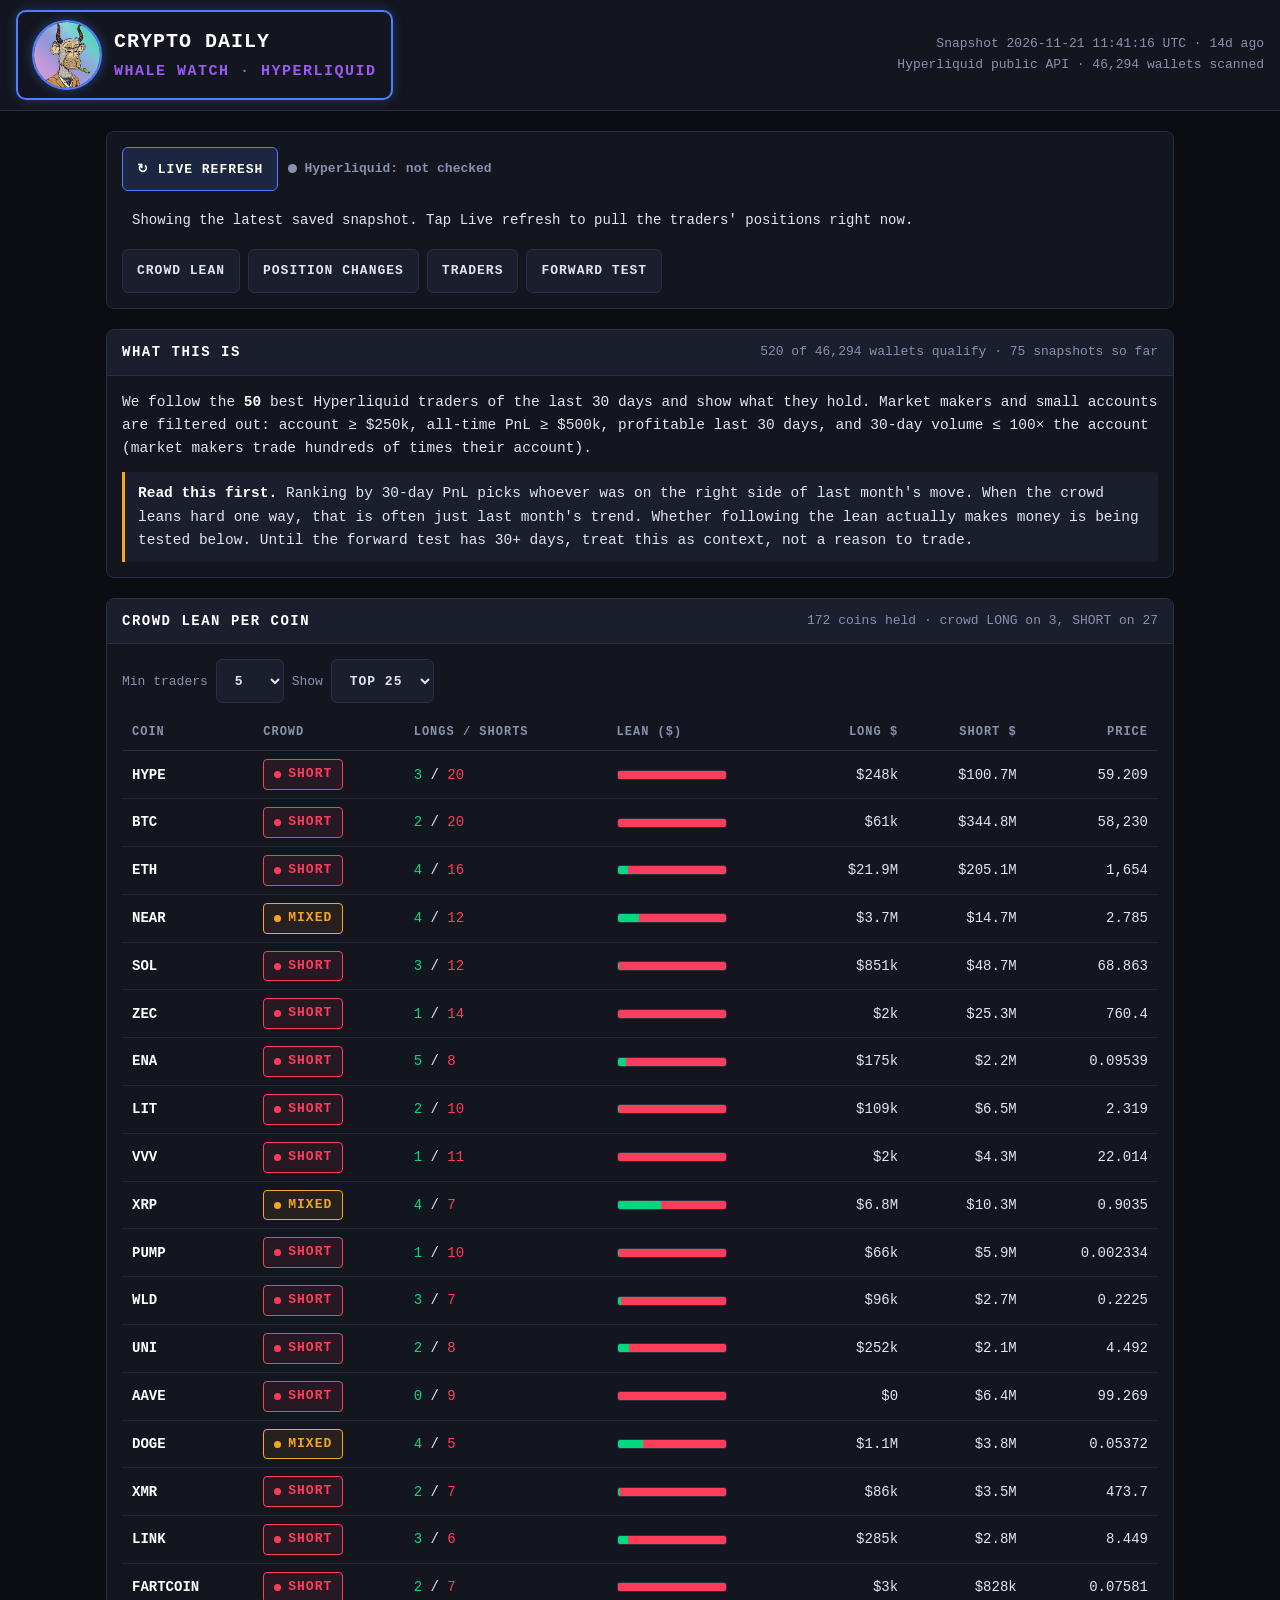
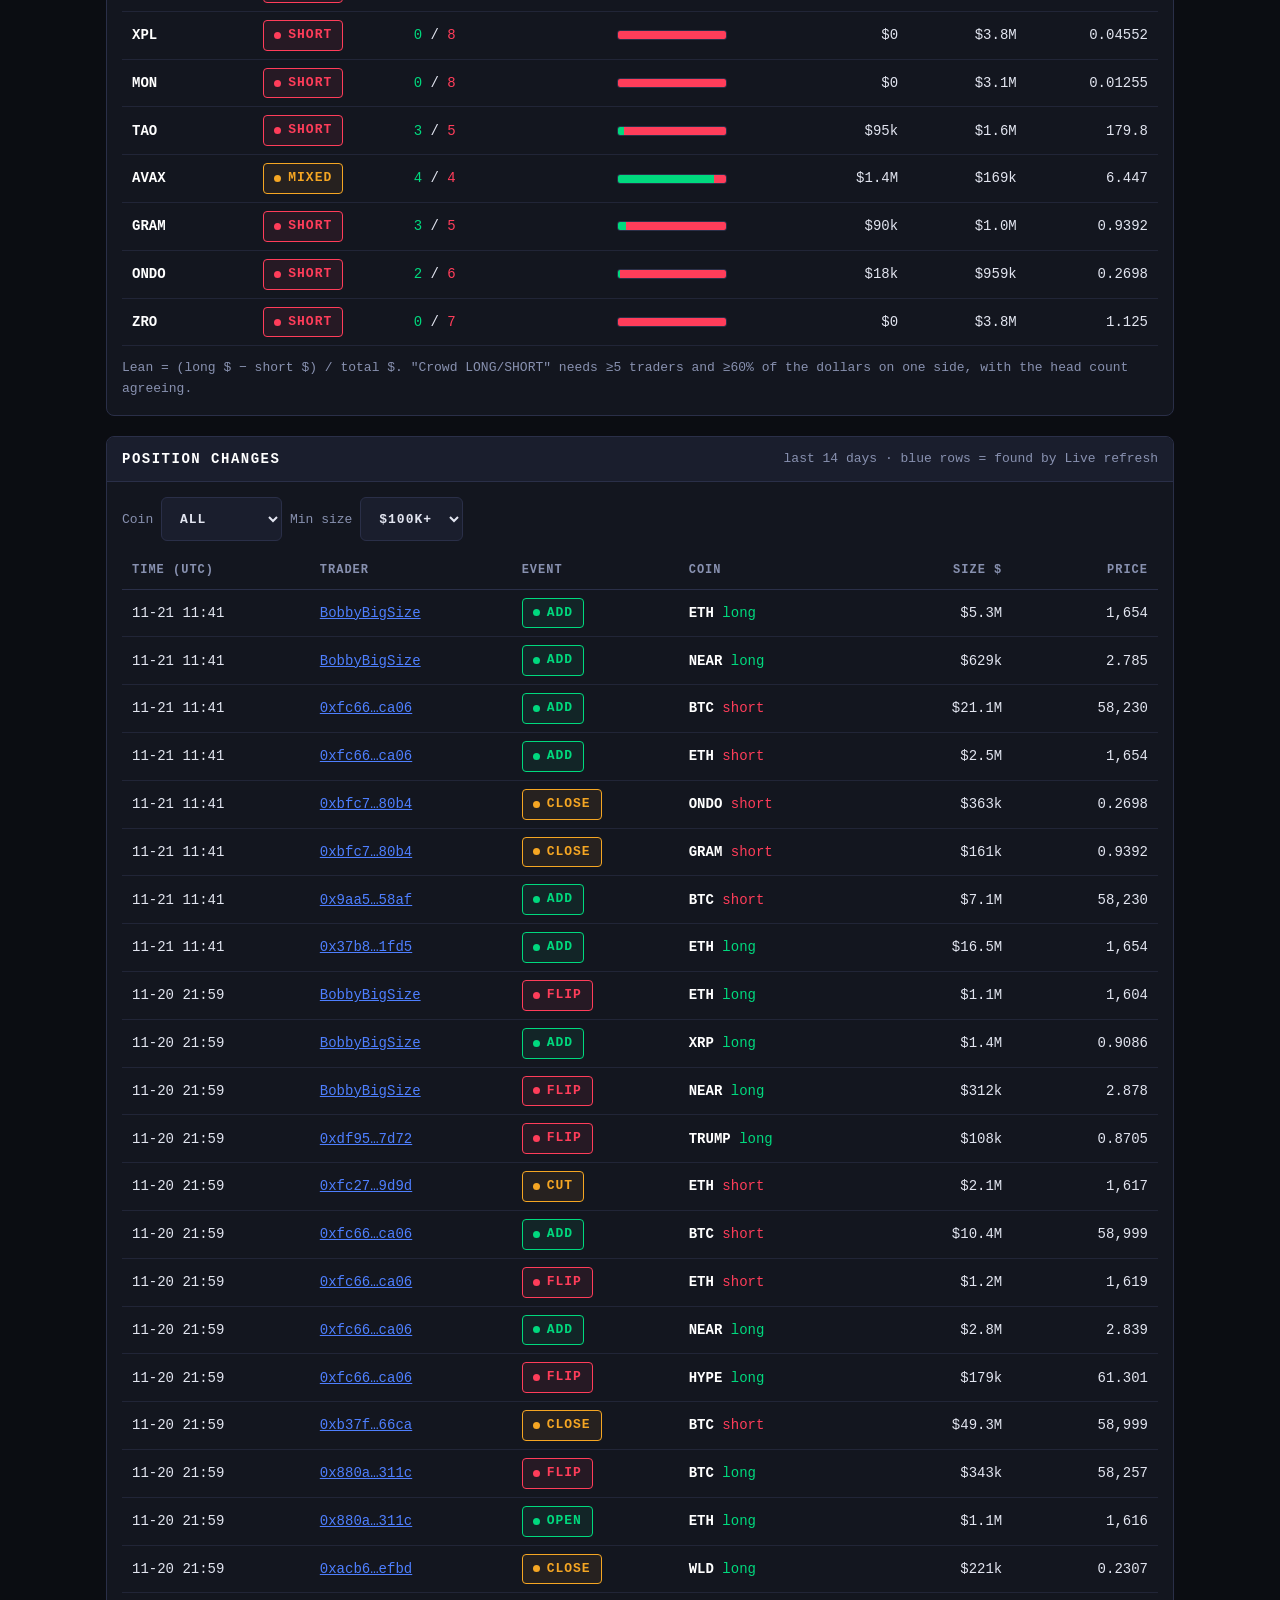
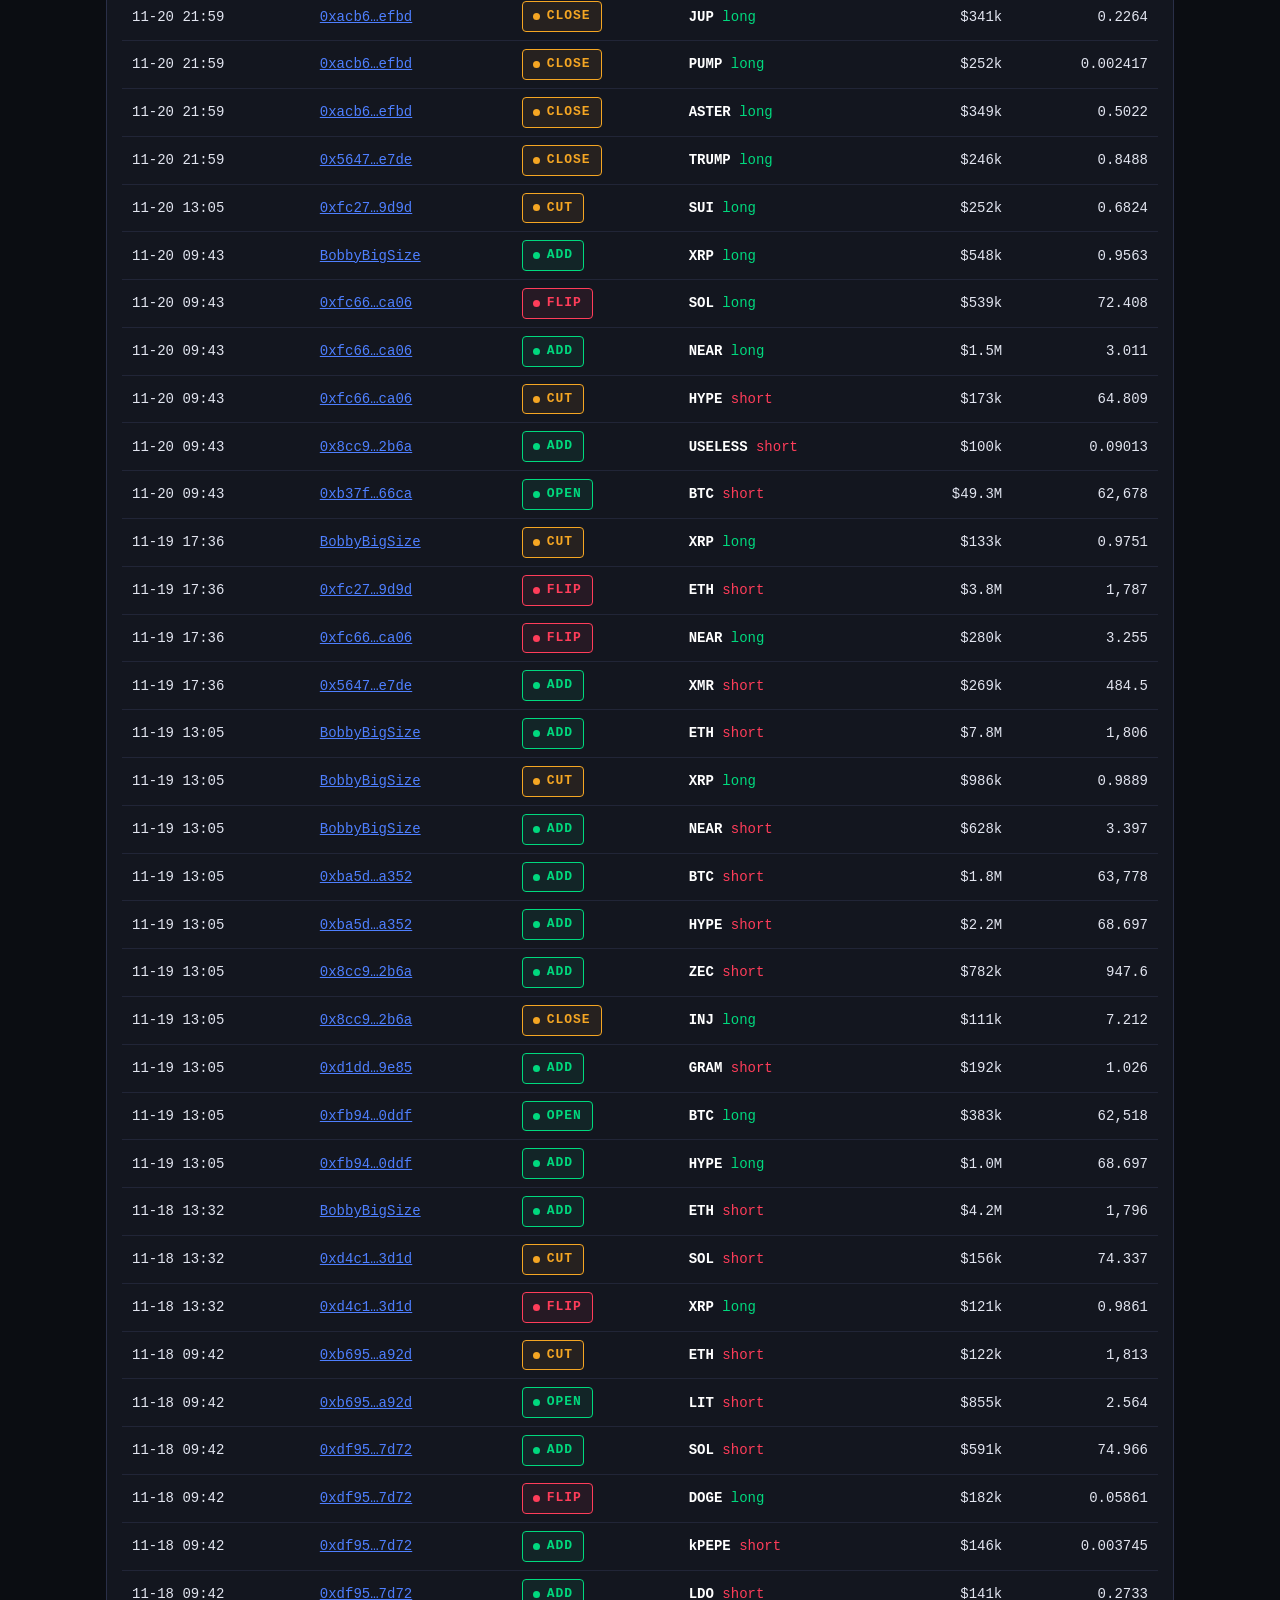
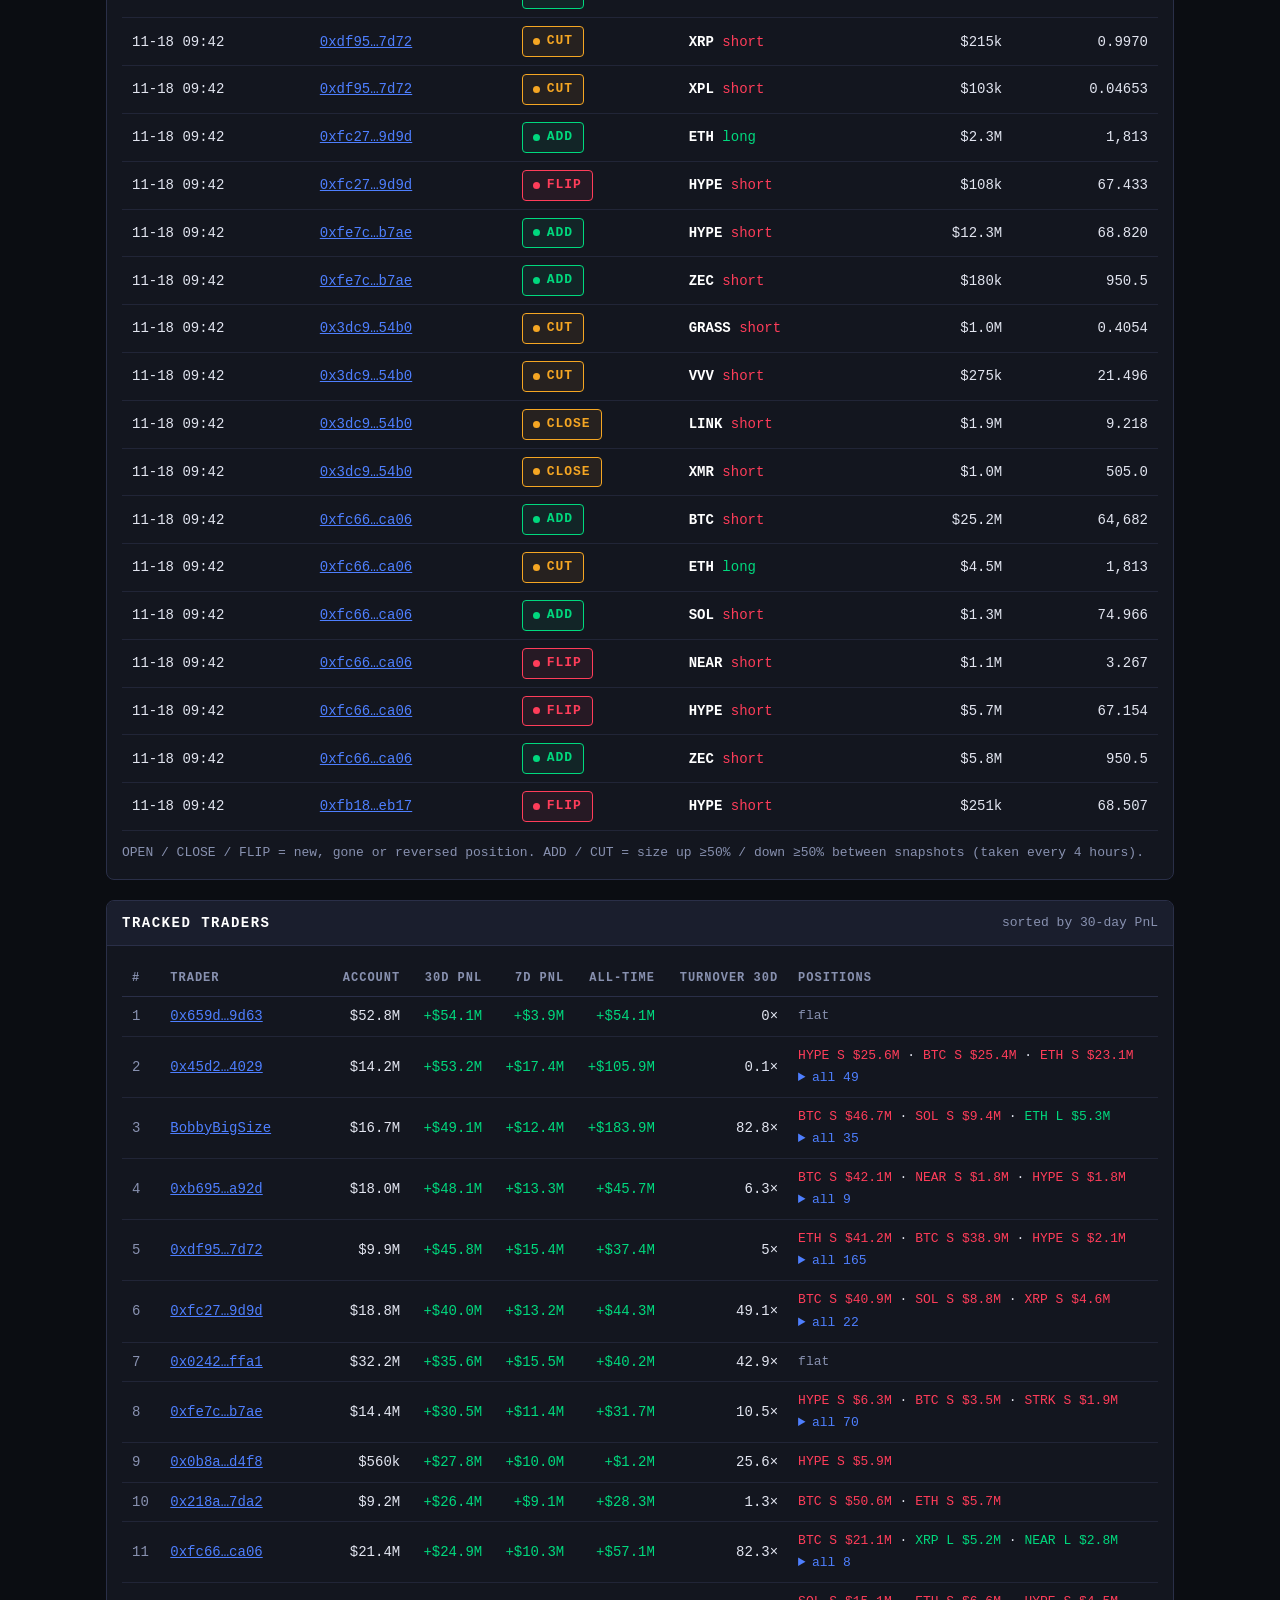
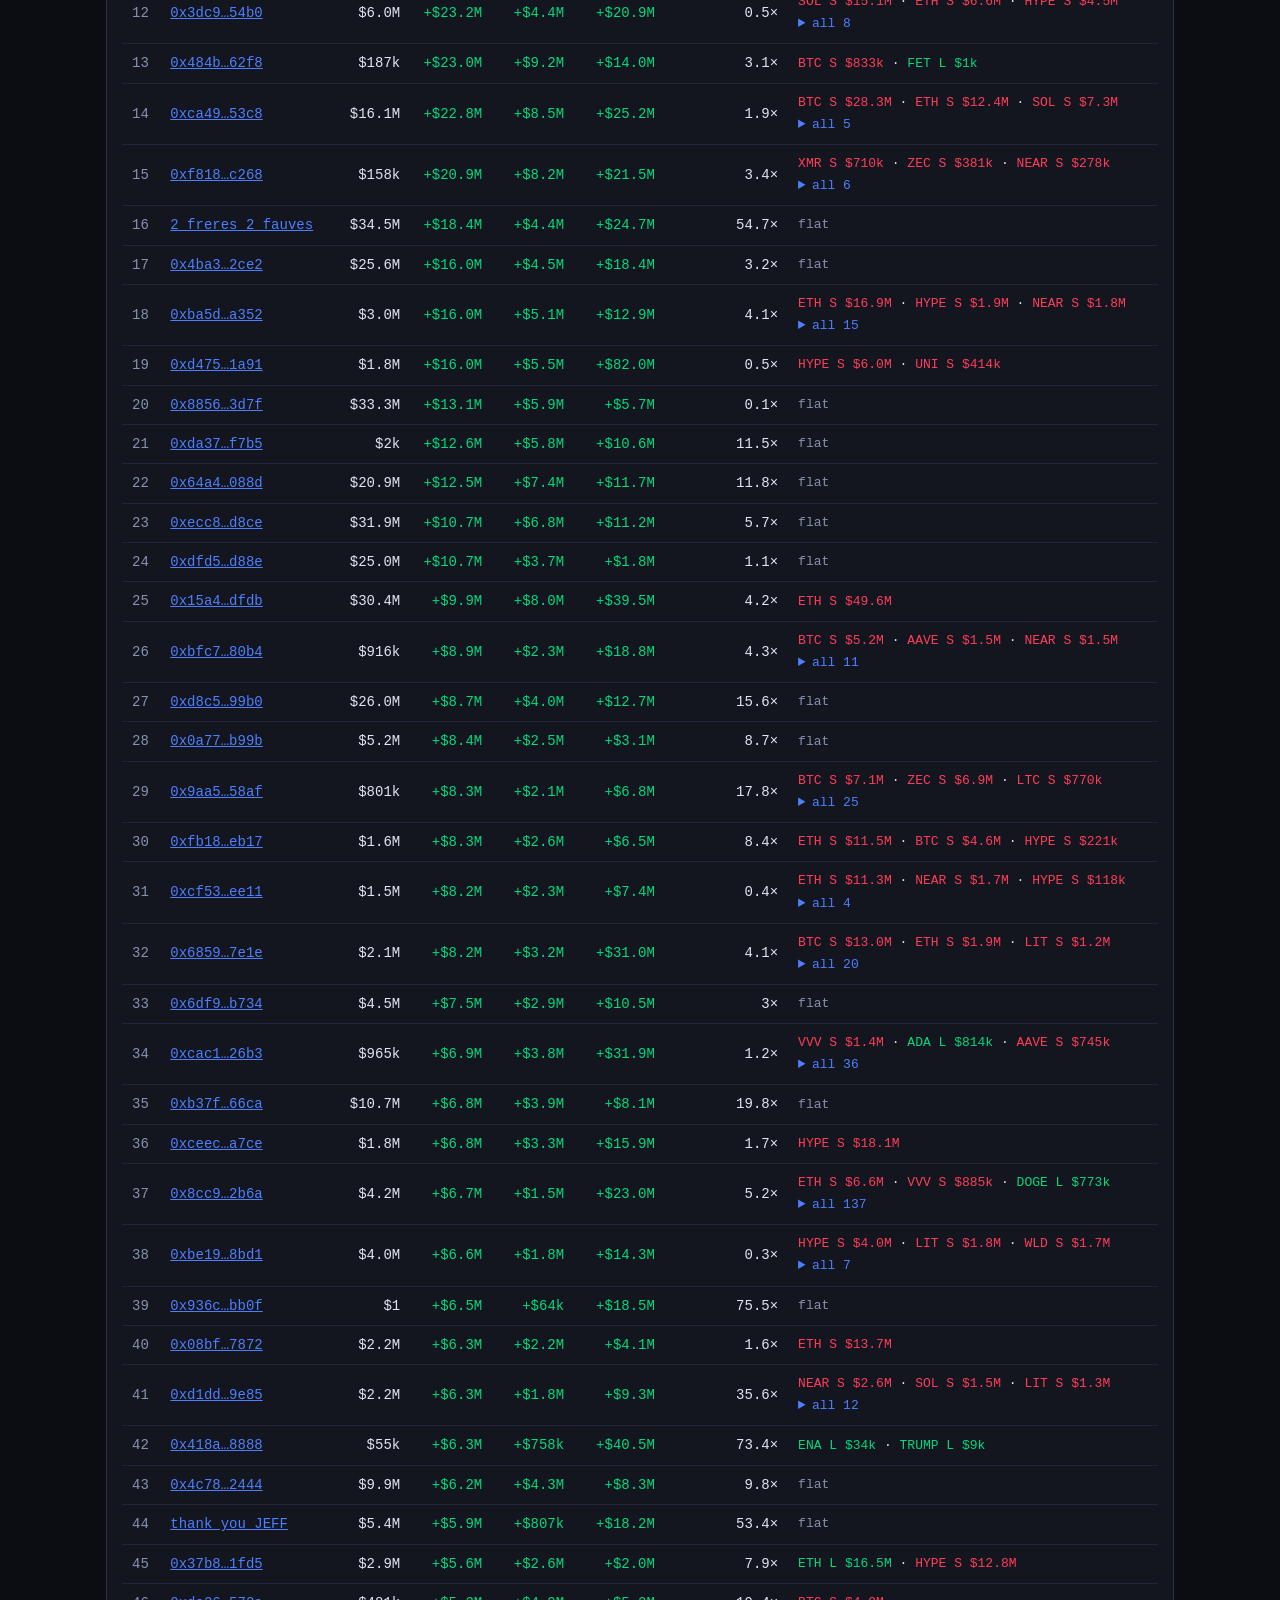
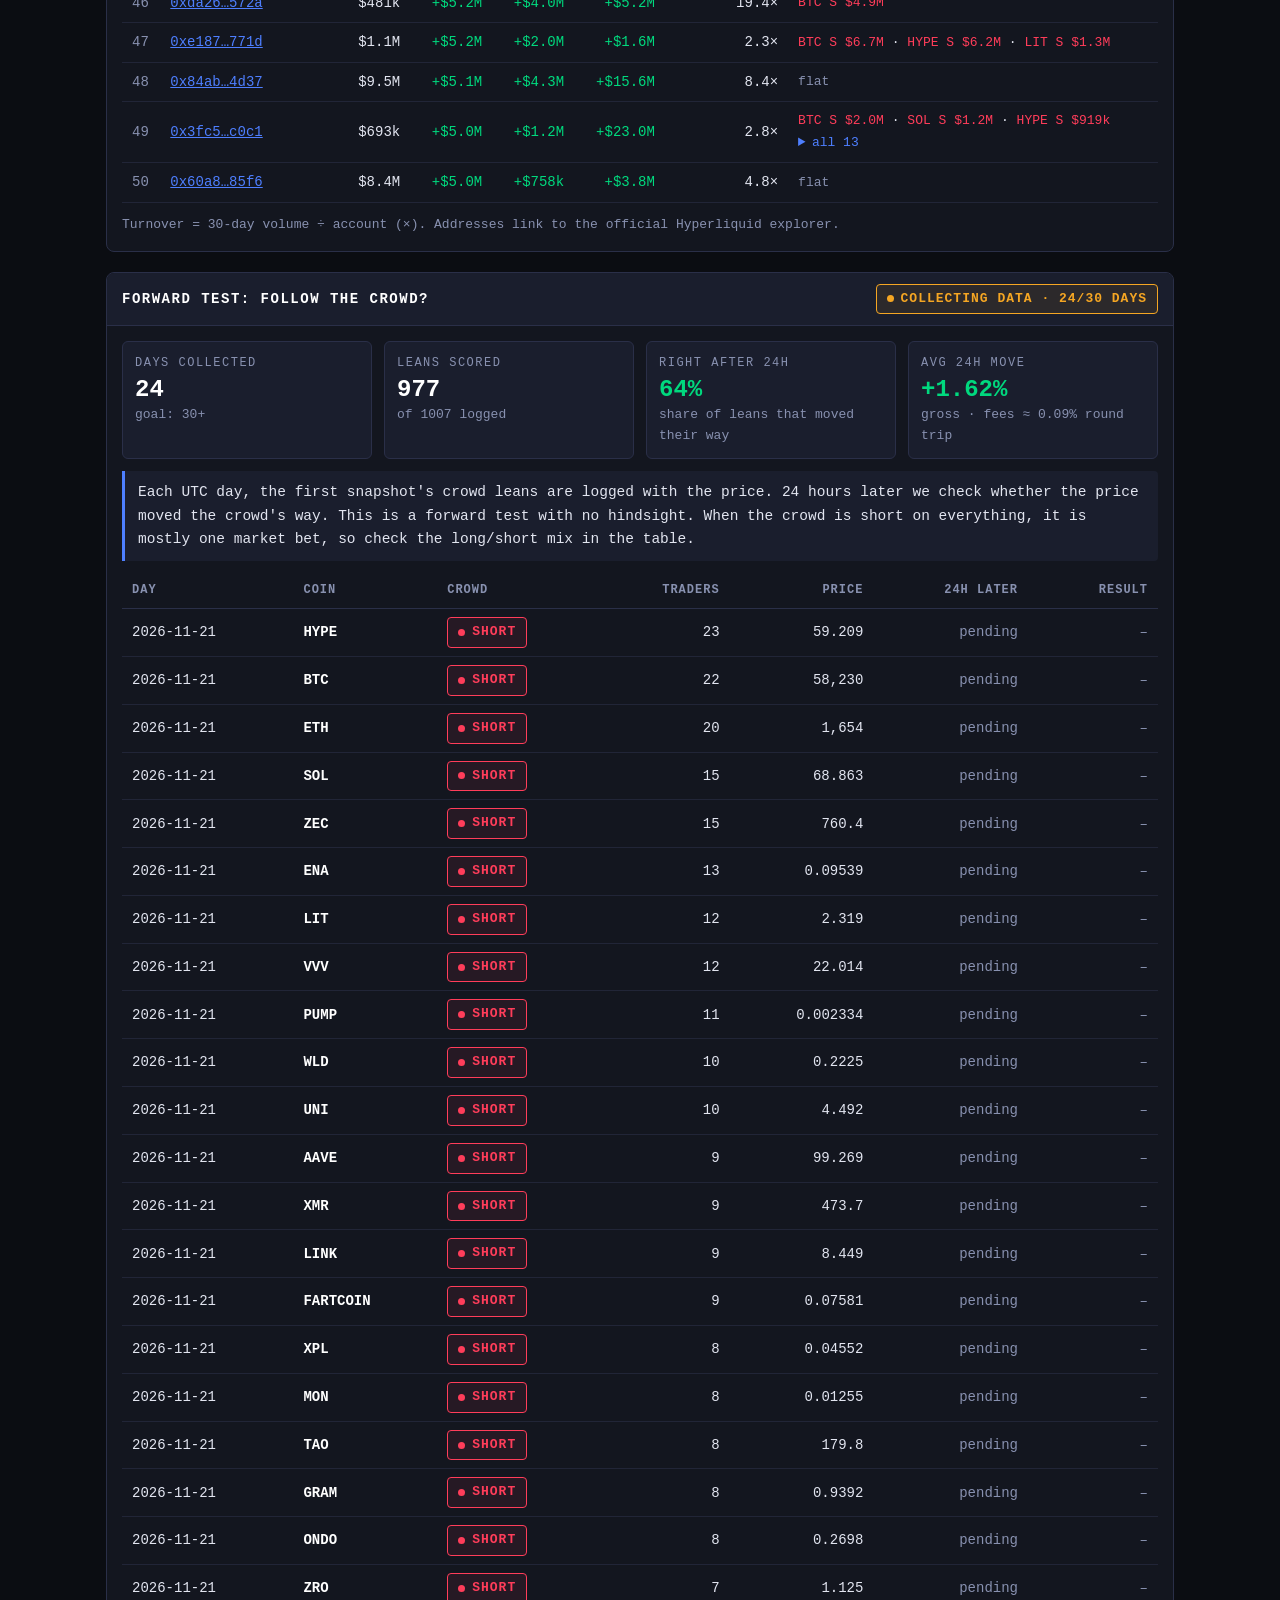
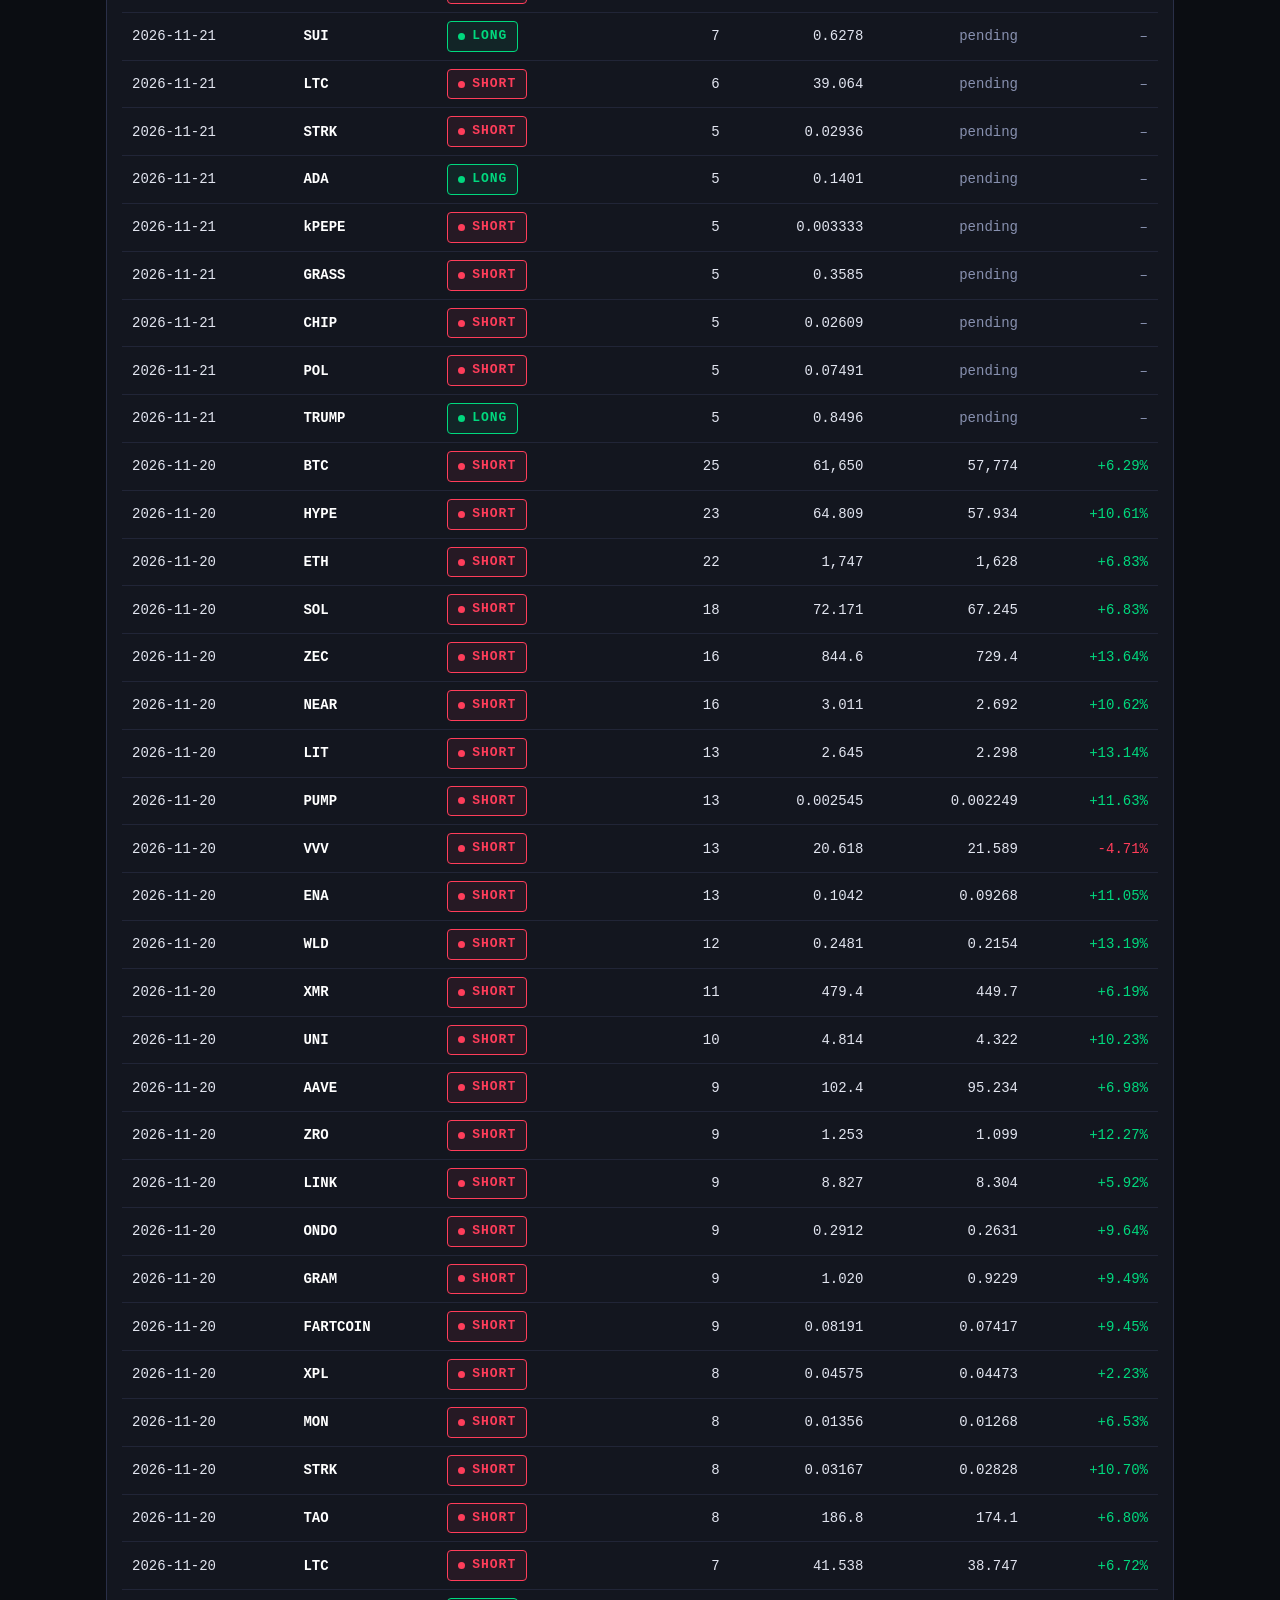
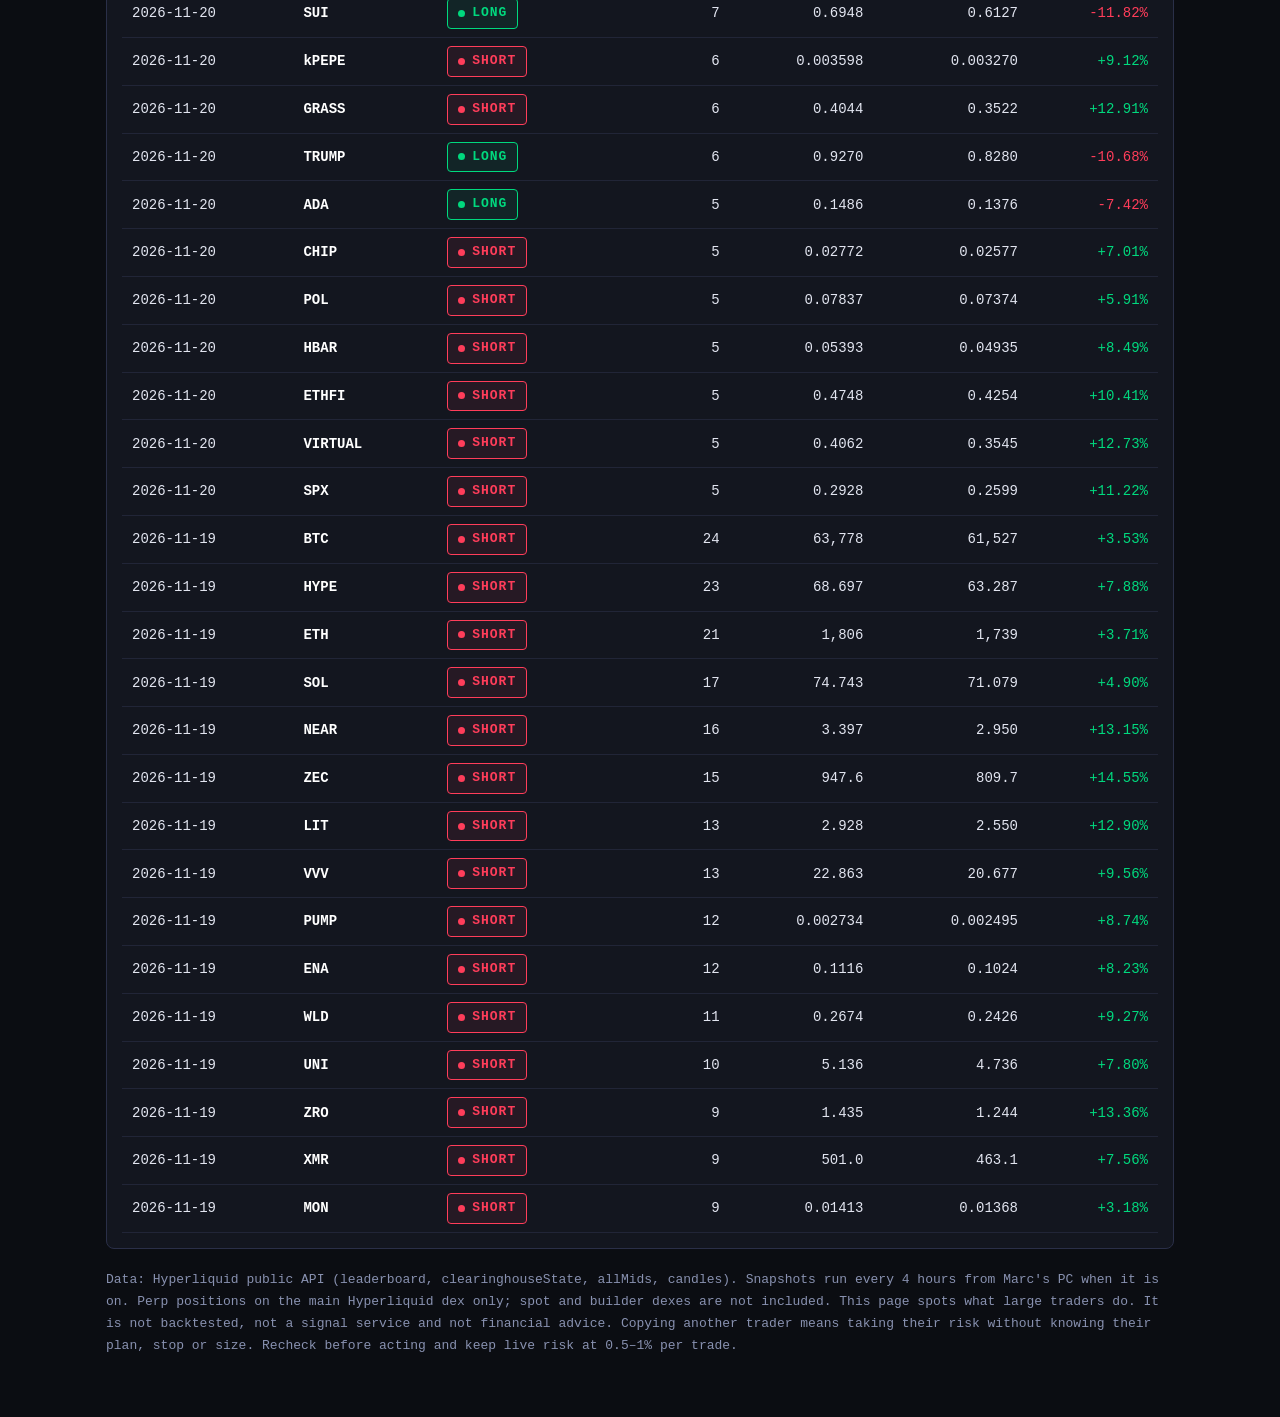
<file: hl-traders.html>
<!DOCTYPE html>
<html lang="en">
<head>
<meta charset="utf-8">
<meta name="viewport" content="width=device-width, initial-scale=1, viewport-fit=cover">
<title>Hyperliquid Whale Watch</title>
<style>
/* Crypto Daily brand. Single dark theme by design. Phone-first: nothing under 12px, grids stack at ≤600px. */
*,*::before,*::after{box-sizing:border-box;margin:0;padding:0}
:root{
  --bg:#0b0d12;--surface:#13161f;--surface2:#1a1e2d;--border:#2a2f48;
  --text:#e2e5f0;--dim:#8891b0;
  --bull:#00d97e;--bear:#ff3d5a;--neutral:#f5a623;
  --bull-bg:rgba(0,217,126,.08);--bear-bg:rgba(255,61,90,.08);--neutral-bg:rgba(245,166,35,.08);
  --accent:#4e7fff;--accent2:#9b59f5;--white:#ffffff;
  --mono:'SF Mono','Fira Code','Courier New',monospace;
  color-scheme:dark;
}
html{-webkit-text-size-adjust:100%}
body{background:var(--bg);color:var(--text);font-family:var(--mono);font-size:16px;line-height:1.6}
a{color:var(--accent)}
:focus-visible{outline:2px solid var(--accent);outline-offset:2px}
b{color:var(--white)}
.brand-sticky{background:var(--surface);border-bottom:1px solid var(--border);padding:10px 16px;padding-top:calc(10px + env(safe-area-inset-top,0px));display:flex;align-items:center;gap:14px;flex-wrap:wrap;position:sticky;top:0;z-index:100}
.brand-block{display:flex;align-items:center;gap:12px;border:2px solid var(--accent);border-radius:10px;padding:8px 14px;box-shadow:0 0 12px rgba(78,127,255,.3)}
.brand-ape{width:70px;height:70px;border-radius:50%;border:2px solid var(--accent);object-fit:cover;object-position:top;box-shadow:0 0 12px rgba(78,127,255,.4);flex-shrink:0}
.brand-title{font-size:20px;font-weight:700;color:var(--white);letter-spacing:1px}
.brand-sub{font-size:15px;color:var(--accent2);letter-spacing:1.5px;text-transform:uppercase;margin-top:2px;font-weight:600}
.stamp{margin-left:auto;font-size:13px;color:var(--dim);text-align:right;line-height:1.6}
@media (max-width:600px){.brand-sticky{position:static}.stamp{margin-left:0;text-align:left}.brand-ape{width:52px;height:52px}.brand-title{font-size:18px}.brand-sub{font-size:13px}}
.wrap{max-width:1100px;margin:0 auto;padding-inline:16px;padding-block:20px 60px;display:grid;gap:20px}
.card{background:var(--surface);border:1px solid var(--border);border-radius:8px;overflow:hidden;min-width:0}
.card-hdr{padding:11px 15px;background:var(--surface2);border-bottom:1px solid var(--border);display:flex;align-items:center;justify-content:space-between;gap:8px;flex-wrap:wrap}
.card-title{font-size:14px;font-weight:700;letter-spacing:1.5px;text-transform:uppercase;color:var(--white)}
.card-hint{font-size:13px;color:var(--dim)}
.card-body{padding:15px;display:grid;gap:12px;min-width:0}
.dim{color:var(--dim)}.bull{color:var(--bull)}.bear{color:var(--bear)}.neutral{color:var(--neutral)}
.bias{display:inline-flex;align-items:center;gap:7px;font-size:13px;font-weight:700;letter-spacing:1px;text-transform:uppercase;padding:4px 10px;border-radius:4px;width:max-content;white-space:nowrap}
.bias-bull{background:var(--bull-bg);color:var(--bull);border:1px solid var(--bull)}
.bias-bear{background:var(--bear-bg);color:var(--bear);border:1px solid var(--bear)}
.bias-neutral{background:var(--neutral-bg);color:var(--neutral);border:1px solid var(--neutral)}
.bias::before{content:"";width:7px;height:7px;border-radius:50%;background:currentColor}
.tag{font-size:12.5px;font-weight:700;padding:3px 8px;border-radius:3px;letter-spacing:.5px;background:rgba(78,127,255,.12);color:var(--accent);border:1px solid rgba(78,127,255,.3);white-space:nowrap}
.tag-p{background:rgba(155,89,245,.12);color:var(--accent2);border-color:rgba(155,89,245,.3)}
.tag-o{background:var(--neutral-bg);color:var(--neutral);border-color:rgba(245,166,35,.3)}
.note{background:var(--surface2);border-left:3px solid var(--neutral);padding:10px 13px;border-radius:0 4px 4px 0;font-size:14.5px;line-height:1.6}
.tip{background:var(--surface2);border-left:3px solid var(--accent);padding:10px 13px;border-radius:0 4px 4px 0;font-size:14.5px;line-height:1.6}
.nav{display:flex;flex-wrap:wrap;gap:8px}
.nav a,button,select{font-family:var(--mono);font-size:13px;font-weight:700;letter-spacing:1px;text-transform:uppercase;background:var(--surface2);color:var(--text);border:1px solid var(--border);border-radius:6px;min-height:44px;padding:0 14px;display:inline-flex;align-items:center;text-decoration:none;cursor:pointer}
.nav a:hover,button:hover{border-color:var(--accent)}
button.primary{border-color:var(--accent);color:var(--white);background:rgba(78,127,255,.15)}
button:disabled{opacity:.6;cursor:wait}
.bar{display:flex;flex-wrap:wrap;gap:10px;align-items:center}
.conn{font-size:13px;font-weight:700;display:inline-flex;align-items:center;gap:7px}
.conn::before{content:"";width:9px;height:9px;border-radius:50%;background:currentColor}
#status{font-size:14px;padding:6px 10px;border-radius:4px;transition:background 1.5s}
#status.flash{background:rgba(78,127,255,.25)}
.kpis{display:grid;grid-template-columns:repeat(4,minmax(0,1fr));gap:12px}
.kpi{background:var(--surface2);border:1px solid var(--border);border-radius:6px;padding:12px;min-width:0}
.kpi .lbl{font-size:12px;letter-spacing:1.5px;text-transform:uppercase;color:var(--dim)}
.kpi .big{font-size:24px;font-weight:700;color:var(--white);line-height:1.3;font-variant-numeric:tabular-nums}
.kpi p{font-size:13px;color:var(--dim)}
@media (max-width:800px){.kpis{grid-template-columns:repeat(2,minmax(0,1fr))}}
.tw{overflow-x:auto;-webkit-overflow-scrolling:touch}
table{border-collapse:collapse;width:100%;font-size:14px;font-variant-numeric:tabular-nums}
th{font-size:12px;letter-spacing:1px;text-transform:uppercase;color:var(--dim);text-align:left;padding:8px 10px;border-bottom:1px solid var(--border);white-space:nowrap;background:var(--surface)}
td{padding:8px 10px;border-bottom:1px solid rgba(42,47,72,.6);white-space:nowrap;vertical-align:middle}
td.r,th.r{text-align:right}
tr.live td{background:rgba(78,127,255,.07)}
.lean{display:flex;height:10px;width:110px;border-radius:3px;overflow:hidden;background:var(--surface2);border:1px solid var(--border)}
.lean i{display:block;height:100%}
.filters{display:flex;flex-wrap:wrap;gap:8px;align-items:center;font-size:13px;color:var(--dim)}
details summary{cursor:pointer;color:var(--accent);font-size:13px}
.pos{font-size:13px;line-height:1.7;white-space:normal;min-width:240px}
@media (max-width:600px){.hp{display:none}.lean{width:70px}td,th{padding:8px 7px}}
.foot{font-size:13px;color:var(--dim);line-height:1.7}
.empty{font-size:14.5px;color:var(--dim);padding:6px 0;white-space:normal}
</style>
</head>
<body>
<div class="brand-sticky">
  <div class="brand-block">
    <img class="brand-ape" src="BASC.png" alt="Mr UFO">
    <div>
      <div class="brand-title">CRYPTO DAILY</div>
      <div class="brand-sub">Whale Watch · Hyperliquid</div>
    </div>
  </div>
  <div class="stamp" id="stamp">Loading…</div>
</div>

<div class="wrap">
  <div class="card">
    <div class="card-body">
      <div class="bar">
        <button class="primary" id="liveBtn">↻ Live refresh</button>
        <span class="conn dim" id="conn">Hyperliquid: not checked</span>
      </div>
      <div id="status" role="status">Showing the latest saved snapshot. Tap Live refresh to pull the traders' positions right now.</div>
      <nav class="nav" aria-label="Sections">
        <a href="#lean">Crowd lean</a><a href="#changes">Position changes</a><a href="#traders">Traders</a><a href="#forward">Forward test</a>
      </nav>
    </div>
  </div>

  <div class="card">
    <div class="card-hdr"><span class="card-title">What this is</span><span class="card-hint" id="critHint"></span></div>
    <div class="card-body">
      <p style="font-size:14.5px">We follow the <b id="nTop">50</b> best Hyperliquid traders of the last 30 days and show what they hold. Market makers and small accounts are filtered out: <span id="critText"></span></p>
      <div class="note"><b>Read this first.</b> Ranking by 30-day PnL picks whoever was on the right side of last month's move. When the crowd leans hard one way, that is often just last month's trend. Whether following the lean actually makes money is being tested below. Until the forward test has 30+ days, treat this as context, not a reason to trade.</div>
    </div>
  </div>

  <div class="card" id="lean">
    <div class="card-hdr"><span class="card-title">Crowd lean per coin</span><span class="card-hint" id="leanHint"></span></div>
    <div class="card-body">
      <div class="filters">
        <label>Min traders <select id="minN"><option>3</option><option selected>5</option><option>10</option></select></label>
        <label>Show <select id="leanShow"><option value="25" selected>Top 25</option><option value="999">All</option></select></label>
      </div>
      <div class="tw"><table><thead><tr><th>Coin</th><th>Crowd</th><th>Longs / shorts</th><th>Lean ($)</th><th class="r hp">Long $</th><th class="r hp">Short $</th><th class="r">Price</th></tr></thead><tbody id="leanBody"></tbody></table></div>
      <p class="card-hint">Lean = (long $ − short $) / total $. "Crowd LONG/SHORT" needs ≥<span id="mt">5</span> traders and ≥60% of the dollars on one side, with the head count agreeing.</p>
    </div>
  </div>

  <div class="card" id="changes">
    <div class="card-hdr"><span class="card-title">Position changes</span><span class="card-hint">last 14 days · blue rows = found by Live refresh</span></div>
    <div class="card-body">
      <div class="filters">
        <label>Coin <select id="chCoin"><option value="">All</option></select></label>
        <label>Min size <select id="chMin"><option value="0">Any</option><option value="100000" selected>$100k+</option><option value="1000000">$1M+</option></select></label>
      </div>
      <div class="tw"><table><thead><tr><th>Time (UTC)</th><th>Trader</th><th>Event</th><th>Coin</th><th class="r">Size $</th><th class="r">Price</th></tr></thead><tbody id="chBody"></tbody></table></div>
      <p class="card-hint">OPEN / CLOSE / FLIP = new, gone or reversed position. ADD / CUT = size up ≥50% / down ≥50% between snapshots (taken every 4 hours).</p>
    </div>
  </div>

  <div class="card" id="traders">
    <div class="card-hdr"><span class="card-title">Tracked traders</span><span class="card-hint">sorted by 30-day PnL</span></div>
    <div class="card-body">
      <div class="tw"><table><thead><tr><th>#</th><th>Trader</th><th class="r">Account</th><th class="r">30d PnL</th><th class="r">7d PnL</th><th class="r">All-time</th><th class="r">Turnover 30d</th><th>Positions</th></tr></thead><tbody id="trBody"></tbody></table></div>
      <p class="card-hint">Turnover = 30-day volume ÷ account (×). Addresses link to the official Hyperliquid explorer.</p>
    </div>
  </div>

  <div class="card" id="forward">
    <div class="card-hdr"><span class="card-title">Forward test: follow the crowd?</span><span id="fwdPill"></span></div>
    <div class="card-body">
      <div class="kpis">
        <div class="kpi"><div class="lbl">Days collected</div><div class="big" id="kDays">–</div><p>goal: 30+</p></div>
        <div class="kpi"><div class="lbl">Leans scored</div><div class="big" id="kEval">–</div><p id="kSig"></p></div>
        <div class="kpi"><div class="lbl">Right after 24h</div><div class="big" id="kWin">–</div><p>share of leans that moved their way</p></div>
        <div class="kpi"><div class="lbl">Avg 24h move</div><div class="big" id="kAvg">–</div><p>gross · fees ≈ 0.09% round trip</p></div>
      </div>
      <div class="tip">Each UTC day, the first snapshot's crowd leans are logged with the price. 24 hours later we check whether the price moved the crowd's way. This is a forward test with no hindsight. When the crowd is short on everything, it is mostly one market bet, so check the long/short mix in the table.</div>
      <div class="tw"><table><thead><tr><th>Day</th><th>Coin</th><th>Crowd</th><th class="r">Traders</th><th class="r">Price</th><th class="r">24h later</th><th class="r">Result</th></tr></thead><tbody id="fwdBody"></tbody></table></div>
    </div>
  </div>

  <p class="foot">Data: Hyperliquid public API (leaderboard, clearinghouseState, allMids, candles). Snapshots run every 4 hours from Marc's PC when it is on. Perp positions on the main Hyperliquid dex only; spot and builder dexes are not included. This page spots what large traders do. It is not backtested, not a signal service and not financial advice. Copying another trader means taking their risk without knowing their plan, stop or size. Recheck before acting and keep live risk at 0.5–1% per trade.</p>
</div>

<script>
const INFO='https://api.hyperliquid.xyz/info';
let D=null, live=null, liveAt=null, liveChanges=[];
const $=id=>document.getElementById(id);
const esc=s=>String(s).replace(/[&<>"]/g,c=>({'&':'&amp;','<':'&lt;','>':'&gt;','"':'&quot;'}[c]));
const usd=v=>{if(v==null)return'–';const a=Math.abs(v),s=v<0?'−':'';return a>=1e9?s+'$'+(a/1e9).toFixed(2)+'B':a>=1e6?s+'$'+(a/1e6).toFixed(1)+'M':a>=1e3?s+'$'+(a/1e3).toFixed(0)+'k':s+'$'+a.toFixed(0)};
const sgn=v=>`<span class="${v>0?'bull':v<0?'bear':'dim'}">${v>0?'+':''}${usd(v)}</span>`;
const px=v=>v==null?'–':v>=1000?v.toLocaleString('en-US',{maximumFractionDigits:0}):v>=1?v.toFixed(v>=100?1:3):v.toPrecision(4);
const short=a=>a.slice(0,6)+'…'+a.slice(-4);
const tlink=(t)=>`<a href="https://app.hyperliquid.xyz/explorer/address/${esc(t.addr)}" target="_blank" rel="noopener">${esc(t.name||short(t.addr))}</a>`;
const utc=t=>new Date(t).toISOString().slice(5,16).replace('T',' ');
function ago(t){const s=Math.round((Date.now()-Date.parse(t))/1000);return s<90?s+'s ago':s<5400?Math.round(s/60)+'m ago':s<172800?Math.round(s/3600)+'h ago':Math.round(s/86400)+'d ago'}
function stamp(){if(!D)return;const t=liveAt||D.snapshotAt;$('stamp').innerHTML=`${liveAt?'<b class="bull">LIVE</b>':'Snapshot'} ${new Date(t).toISOString().slice(0,19).replace('T',' ')} UTC · <span>${ago(t)}</span><br>Hyperliquid public API · ${D.leaderboardRows.toLocaleString()} wallets scanned`}
setInterval(stamp,1000);

function consensus(traders){const m={};for(const t of traders)for(const p of t.positions||[]){const c=m[p.coin]||(m[p.coin]={coin:p.coin,nL:0,nS:0,vL:0,vS:0});if(p.side==='L'){c.nL++;c.vL+=p.value}else{c.nS++;c.vS+=p.value}}
  const cr=D.crit;return Object.values(m).map(c=>{const n=c.nL+c.nS,v=c.vL+c.vS,lean=v?(c.vL-c.vS)/v:0,cl=n?(c.nL-c.nS)/n:0;
  return{...c,n,v,lean,countLean:cl,signal:n>=cr.minTraders&&Math.abs(lean)>=cr.minLean&&Math.sign(cl)===Math.sign(lean)?(lean>0?'LONG':'SHORT'):null}}).sort((a,b)=>b.n-a.n||b.v-a.v)}

function renderLean(){const traders=live||D.traders,mids=live?liveMids:null;const cons=live?consensus(traders).map(c=>({...c,px:mids[c.coin]?+mids[c.coin]:null})):D.consensus;
  const minN=+$('minN').value,lim=+$('leanShow').value;$('mt').textContent=D.crit.minTraders;
  const rows=cons.filter(c=>c.n>=minN).slice(0,lim);
  const nL=cons.filter(c=>c.signal==='LONG').length,nS=cons.filter(c=>c.signal==='SHORT').length;
  $('leanHint').textContent=`${cons.length} coins held · crowd LONG on ${nL}, SHORT on ${nS}`;
  $('leanBody').innerHTML=rows.length?rows.map(c=>{const lw=c.v?c.vL/c.v*100:0;
    const pill=c.signal?`<span class="bias ${c.signal==='LONG'?'bias-bull':'bias-bear'}">${c.signal}</span>`:`<span class="bias bias-neutral">Mixed</span>`;
    return`<tr><td><b>${esc(c.coin)}</b></td><td>${pill}</td><td><span class="bull">${c.nL}</span> / <span class="bear">${c.nS}</span></td><td><div class="lean" title="${(c.lean*100).toFixed(0)}%"><i style="width:${lw}%;background:var(--bull)"></i><i style="width:${100-lw}%;background:var(--bear)"></i></div></td><td class="r hp">${usd(c.vL)}</td><td class="r hp">${usd(c.vS)}</td><td class="r">${px(c.px)}</td></tr>`}).join(''):`<tr><td colspan="7" class="empty">No coin is held by ${minN}+ traders.</td></tr>`}

function renderChanges(){const all=liveChanges.concat(D.changes),coin=$('chCoin').value,min=+$('chMin').value;
  const tm=new Map((live||D.traders).map(t=>[t.addr,t]));
  const rows=all.filter(c=>(!coin||c.coin===coin)&&(c.value||0)>=min).slice(0,150);
  const ev={OPEN:'bias-bull',ADD:'bias-bull',CLOSE:'bias-neutral',CUT:'bias-neutral',FLIP:'bias-bear'};
  $('chBody').innerHTML=rows.length?rows.map(c=>`<tr class="${c.live?'live':''}"><td>${utc(c.t)}</td><td>${tlink(tm.get(c.addr)||{addr:c.addr})}</td><td><span class="bias ${ev[c.ev]}">${c.ev}</span></td><td><b>${esc(c.coin)}</b> <span class="${c.side==='L'?'bull':'bear'}">${c.side==='L'?'long':'short'}</span></td><td class="r">${usd(c.value)}</td><td class="r">${px(c.px)}</td></tr>`).join(''):`<tr><td colspan="6" class="empty">${D.snapshots<2?'Changes appear from the second snapshot on (every 4 hours). Live refresh compares right now with the last snapshot.':'No changes match this filter.'}</td></tr>`}

function renderTraders(){const ts=live||D.traders;
  $('trBody').innerHTML=ts.map((t,i)=>{const ps=(t.positions||[]).slice().sort((a,b)=>b.value-a.value);
    const top=ps.slice(0,3).map(p=>`<span class="${p.side==='L'?'bull':'bear'}">${esc(p.coin)} ${p.side==='L'?'L':'S'} ${usd(p.value)}</span>`).join(' · ');
    const more=ps.length>3?`<details><summary>all ${ps.length}</summary><div class="pos">${ps.map(p=>`<span class="${p.side==='L'?'bull':'bear'}">${esc(p.coin)} ${p.side==='L'?'long':'short'} ${usd(p.value)}</span> <span class="dim">@ ${px(p.entry)}${p.lev?' · '+p.lev+'×':''} · uPnL ${usd(p.upnl)}</span>`).join('<br>')}</div></details>`:'';
    return`<tr><td class="dim">${i+1}</td><td>${tlink(t)}</td><td class="r">${usd(t.equity||t.acct)}</td><td class="r">${sgn(t.pnl.m)}</td><td class="r">${sgn(t.pnl.w)}</td><td class="r">${sgn(t.pnl.all)}</td><td class="r">${t.turnM}×</td><td class="pos">${t.positions==null?'<span class="neutral">failed to load</span>':ps.length?top+more:'<span class="dim">flat</span>'}</td></tr>`}).join('')}

function renderForward(){const f=D.forward;$('kDays').textContent=f.days;$('kEval').textContent=f.evaluated;$('kSig').textContent=`of ${f.signals} logged`;
  $('kWin').innerHTML=f.winRate==null?'–':`<span class="${f.winRate>.5?'bull':'bear'}">${(f.winRate*100).toFixed(0)}%</span>`;
  $('kAvg').innerHTML=f.avgRet==null?'–':`<span class="${f.avgRet>0.0009?'bull':'bear'}">${f.avgRet>0?'+':''}${(f.avgRet*100).toFixed(2)}%</span>`;
  const ok=f.days>=30&&f.evaluated>=100;
  $('fwdPill').innerHTML=!ok?`<span class="bias bias-neutral">Collecting data · ${f.days}/30 days</span>`:f.avgRet>0.0009?`<span class="bias bias-bull">Beats fees so far</span>`:`<span class="bias bias-bear">No edge after fees</span>`;
  $('fwdBody').innerHTML=f.recent.length?f.recent.map(s=>`<tr><td>${s.day}</td><td><b>${esc(s.coin)}</b></td><td><span class="bias ${s.side==='LONG'?'bias-bull':'bias-bear'}">${s.side}</span></td><td class="r">${s.n}</td><td class="r">${px(s.px)}</td><td class="r">${s.px2?px(s.px2):'<span class="dim">pending</span>'}</td><td class="r">${s.ret==null?'<span class="dim">–</span>':`<span class="${s.ret>0?'bull':'bear'}">${s.ret>0?'+':''}${(s.ret*100).toFixed(2)}%</span>`}</td></tr>`).join(''):'<tr><td colspan="7" class="empty">No leans logged yet.</td></tr>'}

function renderAll(){renderLean();renderChanges();renderTraders();stamp()}
function setStatus(html){const s=$('status');s.innerHTML=html;s.classList.add('flash');setTimeout(()=>s.classList.remove('flash'),1500)}

async function post(body){const r=await fetch(INFO,{method:'POST',headers:{'Content-Type':'application/json'},body:JSON.stringify(body)});if(!r.ok)throw new Error('HTTP '+r.status);return r.json()}
let liveMids={};
async function liveRefresh(){const btn=$('liveBtn'),t0=performance.now();btn.disabled=true;
  try{
    const p0=performance.now();liveMids=await post({type:'allMids'});const ms=Math.round(performance.now()-p0);
    $('conn').className='conn bull';$('conn').textContent=`Hyperliquid connected · ${ms} ms`;
    const out=D.traders.map(t=>({...t,positions:null}));let done=0,failed=0,i=0;
    const work=async()=>{while(i<out.length){const t=out[i++];
      try{const s=await post({type:'clearinghouseState',user:t.addr});t.equity=Math.round(+s.marginSummary.accountValue);
        t.positions=s.assetPositions.map(a=>a.position).filter(p=>+p.szi!==0).map(p=>({coin:p.coin,side:+p.szi>0?'L':'S',size:Math.abs(+p.szi),entry:+p.entryPx,value:+p.positionValue,upnl:+p.unrealizedPnl,lev:p.leverage?p.leverage.value:null}))}
      catch(e){failed++}
      done++;btn.textContent=`Fetching ${done}/${out.length}`}};
    await Promise.all([work(),work(),work(),work()]);
    if(failed===out.length)throw new Error('all traders failed to load');
    // diff vs saved snapshot
    const now=new Date().toISOString(),prev=new Map(D.traders.map(t=>[t.addr,t]));liveChanges=[];
    for(const t of out){const o=prev.get(t.addr);if(!o||!o.positions||!t.positions)continue;const a=new Map(o.positions.map(p=>[p.coin,p])),b=new Map(t.positions.map(p=>[p.coin,p]));
      for(const[c,p]of b){const q=a.get(c),m=liveMids[c]?+liveMids[c]:null;
        if(!q)liveChanges.push({t:now,addr:t.addr,coin:c,ev:'OPEN',side:p.side,value:p.value,px:p.entry,live:1});
        else if(q.side!==p.side)liveChanges.push({t:now,addr:t.addr,coin:c,ev:'FLIP',side:p.side,value:p.value,px:p.entry,live:1});
        else if(p.size>=q.size*1.5)liveChanges.push({t:now,addr:t.addr,coin:c,ev:'ADD',side:p.side,value:p.value,px:m,live:1});
        else if(p.size<=q.size*.5)liveChanges.push({t:now,addr:t.addr,coin:c,ev:'CUT',side:p.side,value:p.value,px:m,live:1})}
      for(const[c,q]of a)if(!b.has(c))liveChanges.push({t:now,addr:t.addr,coin:c,ev:'CLOSE',side:q.side,value:q.value,px:liveMids[c]?+liveMids[c]:null,live:1})}
    live=out;liveAt=now;fillCoins();renderAll();
    const secs=((performance.now()-t0)/1000).toFixed(1);
    setStatus(`<span class="bull">✓</span> Refreshed at ${now.slice(11,19)} UTC in ${secs}s · ${out.length-failed} traders · <b>${liveChanges.length}</b> changes since the ${ago(D.snapshotAt)} snapshot${failed?` · <span class="neutral">${failed} of ${out.length} traders failed</span>`:''}`);
  }catch(e){$('conn').className='conn bear';$('conn').textContent='Hyperliquid unreachable';setStatus(`<span class="bear">✗ Refresh failed:</span> ${esc(e.message)}. Still showing the saved snapshot.`)}
  finally{btn.disabled=false;btn.textContent='↻ Live refresh'}}

function fillCoins(){const sel=$('chCoin'),cur=sel.value,coins=[...new Set(liveChanges.concat(D.changes).map(c=>c.coin))].sort();sel.innerHTML='<option value="">All</option>'+coins.map(c=>`<option${c===cur?' selected':''}>${esc(c)}</option>`).join('')}

async function load(){try{const r=await fetch('hl-traders.json?'+Date.now(),{cache:'no-store'});if(!r.ok)throw new Error('HTTP '+r.status);D=await r.json()}
  catch(e){$('stamp').textContent='No snapshot';setStatus(`<span class="bear">✗ Could not load the saved snapshot:</span> ${esc(e.message)}`);return}
  const c=D.crit;$('nTop').textContent=c.top;
  $('critText').textContent=`account ≥ ${usd(c.minAcct)}, all-time PnL ≥ ${usd(c.minAllTimePnl)}, profitable last 30 days, and 30-day volume ≤ ${c.maxMonthTurnover}× the account (market makers trade hundreds of times their account).`;
  $('critHint').textContent=`${D.eligible} of ${D.leaderboardRows.toLocaleString()} wallets qualify · ${D.snapshots} snapshots so far`;
  fillCoins();renderAll();renderForward()}
for(const id of['minN','leanShow'])$(id).addEventListener('change',renderLean);
for(const id of['chCoin','chMin'])$(id).addEventListener('change',renderChanges);
$('liveBtn').addEventListener('click',liveRefresh);
load();
</script>
</body>
</html>
</file>
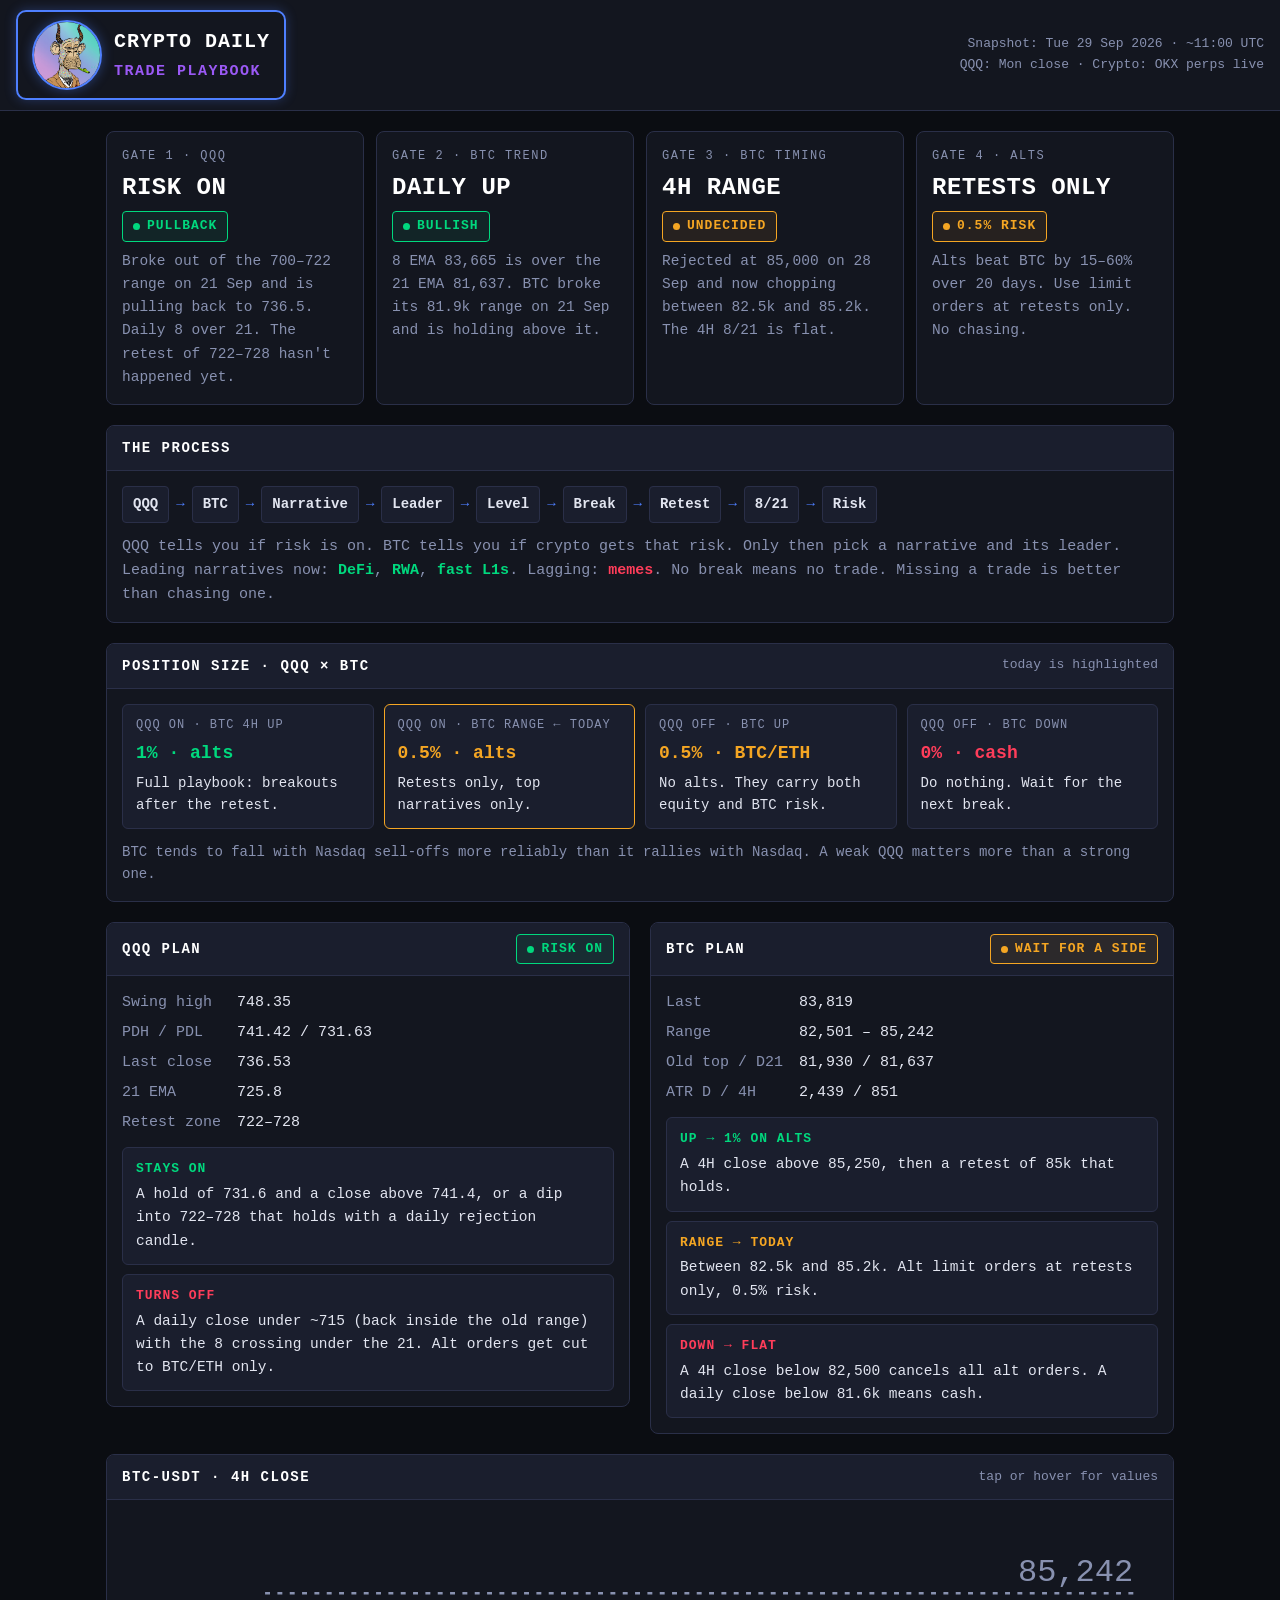
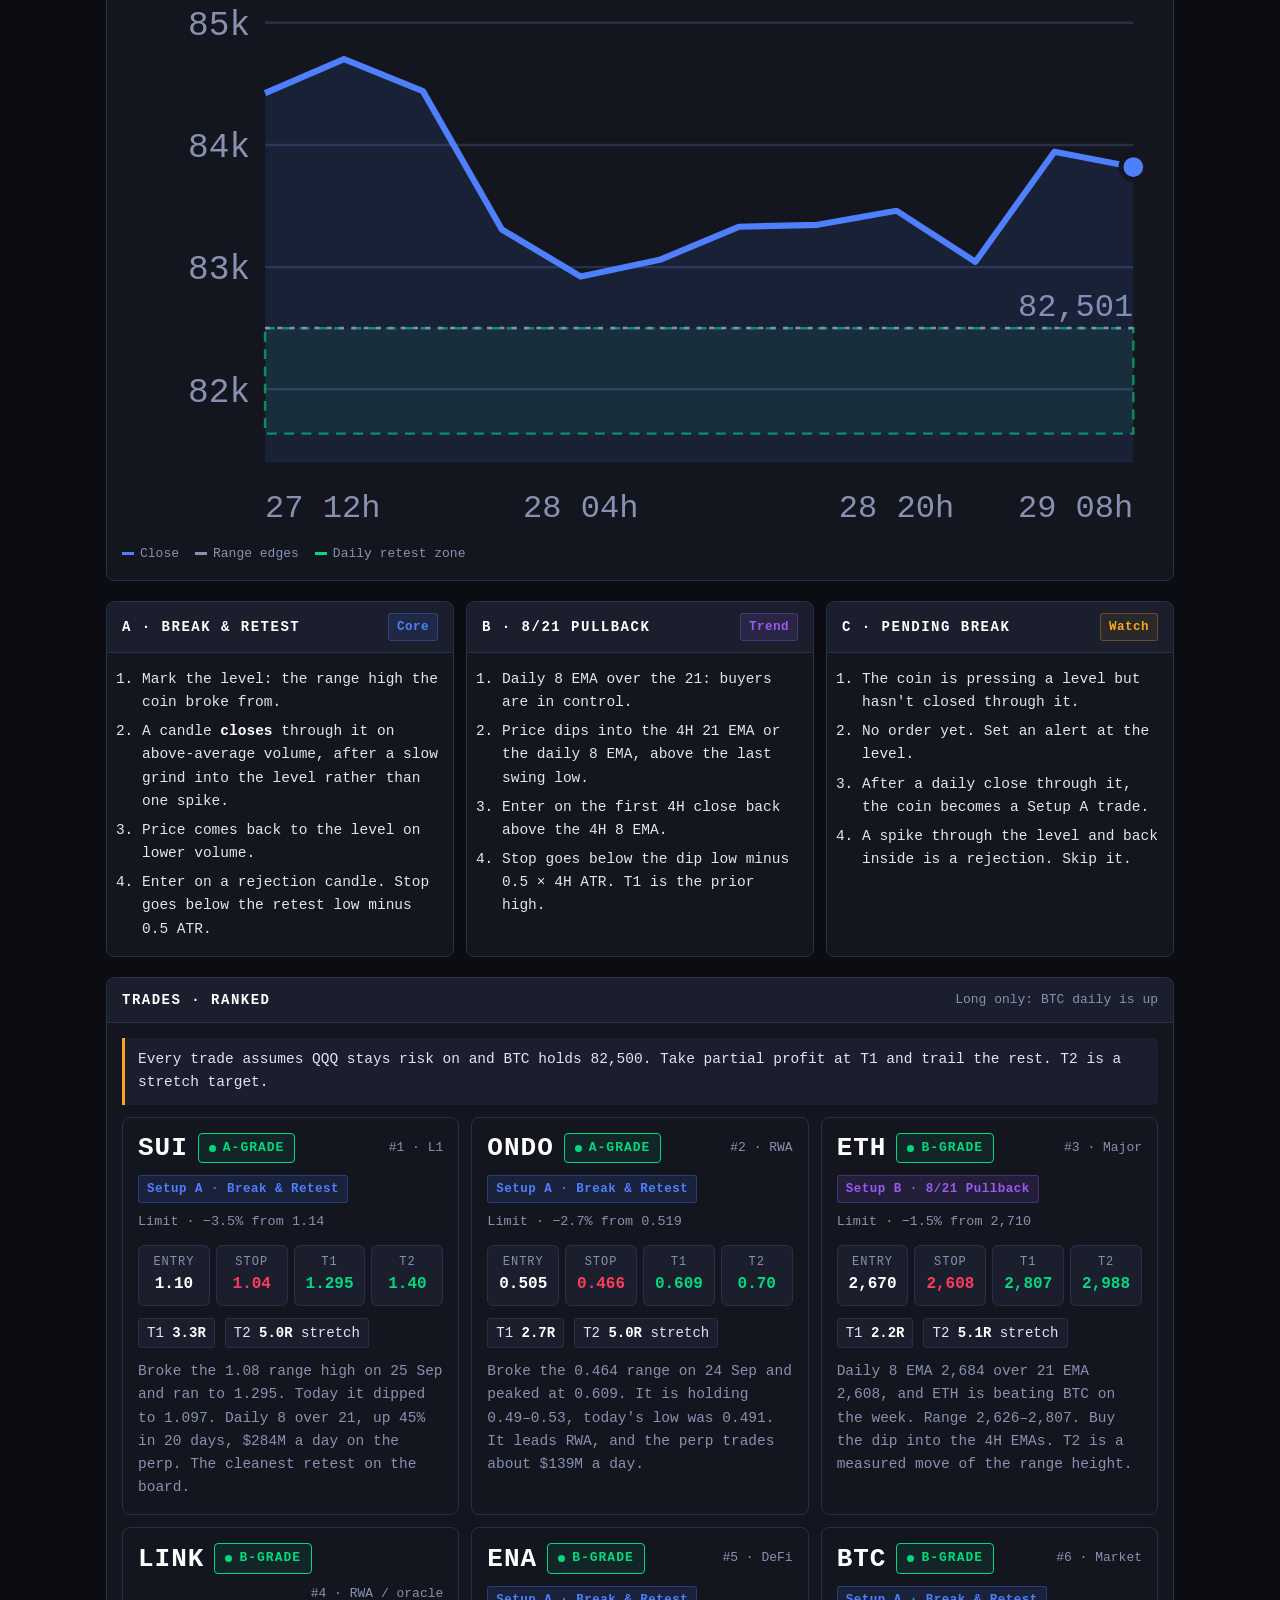
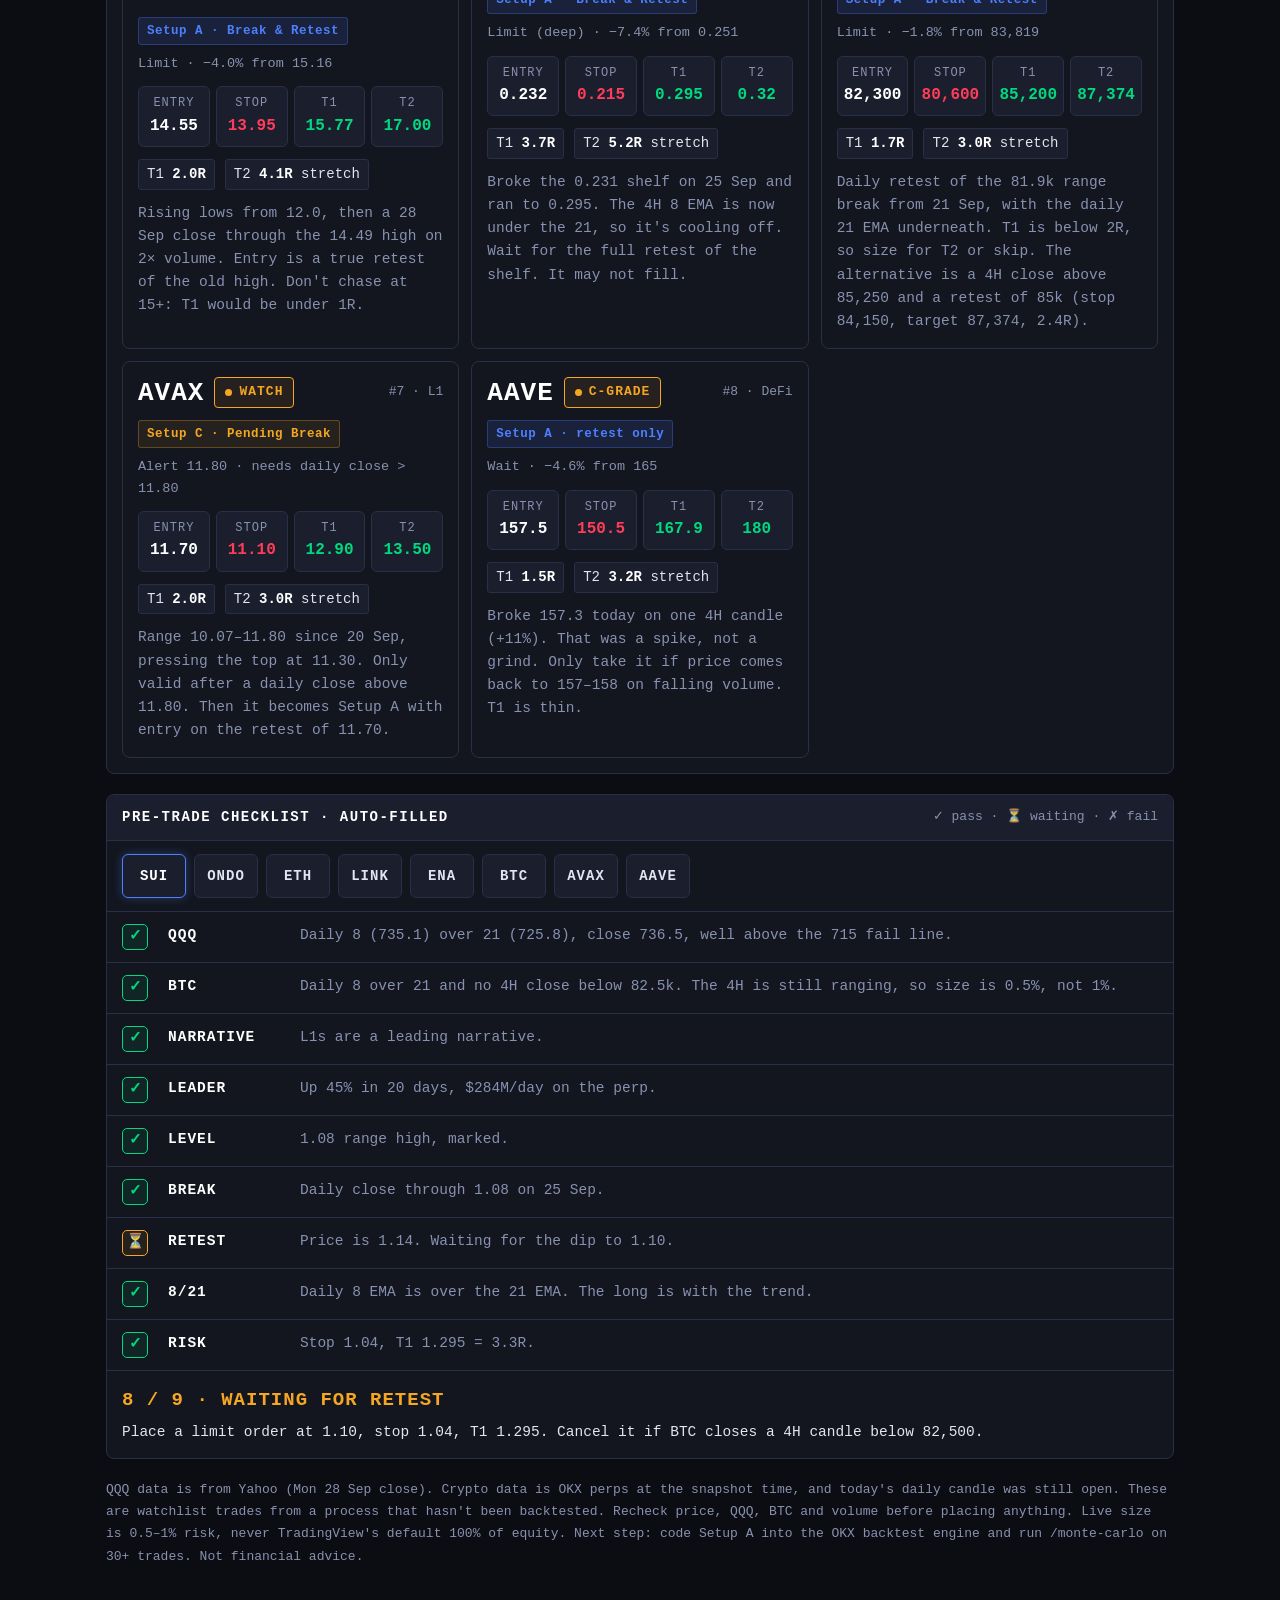
<file: playbook.html>
<!DOCTYPE html>
<html lang="en">
<head>
<meta charset="UTF-8">
<meta name="viewport" content="width=device-width, initial-scale=1.0, viewport-fit=cover">
<title>Crypto Daily Playbook</title>
<style>
/* Layout: Crypto Daily brand (dark navy, mono, horned-ape badge). One column: QQQ gate → BTC gate → setups → trade cards → checklist. Single dark theme by design. Phone-first: nothing under 12px, everything stacks at ≤600px. */
*,*::before,*::after{box-sizing:border-box;margin:0;padding:0}
:root{
  --bg:#0b0d12;--surface:#13161f;--surface2:#1a1e2d;--border:#2a2f48;
  --text:#e2e5f0;--dim:#8891b0;
  --bull:#00d97e;--bear:#ff3d5a;--neutral:#f5a623;
  --bull-bg:rgba(0,217,126,.08);--bear-bg:rgba(255,61,90,.08);--neutral-bg:rgba(245,166,35,.08);
  --accent:#4e7fff;--accent2:#9b59f5;--white:#ffffff;
  --mono:'SF Mono','Fira Code','Courier New',monospace;
  color-scheme:dark;
}
html{-webkit-text-size-adjust:100%}
body{background:var(--bg);color:var(--text);font-family:var(--mono);font-size:16px;line-height:1.6}
::-webkit-scrollbar{width:6px;height:6px}::-webkit-scrollbar-track{background:var(--bg)}::-webkit-scrollbar-thumb{background:var(--border);border-radius:3px}
a{color:var(--accent)}
:focus-visible{outline:2px solid var(--accent);outline-offset:2px}
b{color:var(--white)}

.brand-sticky{background:var(--surface);border-bottom:1px solid var(--border);padding:10px 16px;padding-top:calc(10px + env(safe-area-inset-top,0px));display:flex;align-items:center;gap:14px;flex-wrap:wrap;position:sticky;top:0;z-index:100}
.brand-block{display:flex;align-items:center;gap:12px;border:2px solid var(--accent);border-radius:10px;padding:8px 14px;box-shadow:0 0 12px rgba(78,127,255,.3)}
.brand-ape{width:70px;height:70px;border-radius:50%;border:2px solid var(--accent);object-fit:cover;object-position:top;box-shadow:0 0 12px rgba(78,127,255,.4);flex-shrink:0}
.brand-title{font-size:20px;font-weight:700;color:var(--white);letter-spacing:1px}
.brand-sub{font-size:15px;color:var(--accent2);letter-spacing:1.5px;text-transform:uppercase;margin-top:2px;font-weight:600}
.stamp{margin-left:auto;font-size:13px;color:var(--dim);text-align:right;line-height:1.6}
@media (max-width:600px){.brand-sticky{position:static}.stamp{margin-left:0;text-align:left}.brand-ape{width:52px;height:52px}.brand-title{font-size:18px}.brand-sub{font-size:13px}}

.wrap{max-width:1100px;margin:0 auto;padding-inline:16px;padding-block:20px 60px;display:grid;gap:20px}
.card{background:var(--surface);border:1px solid var(--border);border-radius:8px;overflow:hidden;min-width:0}
.card-hdr{padding:11px 15px;background:var(--surface2);border-bottom:1px solid var(--border);display:flex;align-items:center;justify-content:space-between;gap:8px;flex-wrap:wrap}
.card-title{font-size:14px;font-weight:700;letter-spacing:1.5px;text-transform:uppercase;color:var(--white)}
.card-hint{font-size:13px;color:var(--dim)}
.card-body{padding:15px;display:grid;gap:12px}
.dim{color:var(--dim)}
.bull{color:var(--bull)}.bear{color:var(--bear)}.neutral{color:var(--neutral)}
b.bull{color:var(--bull)}b.bear{color:var(--bear)}b.neutral{color:var(--neutral)}

.bias{display:inline-flex;align-items:center;gap:7px;font-size:13px;font-weight:700;letter-spacing:1px;text-transform:uppercase;padding:4px 10px;border-radius:4px;width:max-content}
.bias-bull{background:var(--bull-bg);color:var(--bull);border:1px solid var(--bull)}
.bias-bear{background:var(--bear-bg);color:var(--bear);border:1px solid var(--bear)}
.bias-neutral{background:var(--neutral-bg);color:var(--neutral);border:1px solid var(--neutral)}
.bias::before{content:"";width:7px;height:7px;border-radius:50%;background:currentColor}

/* gates */
.gates{display:grid;grid-template-columns:repeat(4,minmax(0,1fr));gap:12px}
.gate{padding:15px;display:grid;gap:8px;align-content:start}
.gate .lbl{font-size:12px;letter-spacing:1.5px;text-transform:uppercase;color:var(--dim)}
.gate .big{font-size:24px;font-weight:700;color:var(--white);letter-spacing:.5px;line-height:1.2}
.gate p{font-size:14.5px;color:var(--dim)}
@media (max-width:1000px){.gates{grid-template-columns:repeat(2,minmax(0,1fr))}}
@media (max-width:600px){.gates{grid-template-columns:1fr}}

.chain{display:flex;flex-wrap:wrap;gap:7px;align-items:center;font-size:14px;font-weight:700}
.chain span{padding:6px 10px;background:var(--surface2);border:1px solid var(--border);border-radius:4px}
.chain i{color:var(--accent);font-style:normal}
.lead{font-size:15px;color:var(--dim)}

/* two-col */
.split{display:grid;grid-template-columns:minmax(0,1fr) minmax(0,1fr);gap:20px;align-items:start}
@media (max-width:860px){.split{grid-template-columns:1fr}}
.kv{display:grid;grid-template-columns:auto 1fr;gap:6px 16px;font-size:15px}
.kv dt{color:var(--dim)}.kv dd{font-variant-numeric:tabular-nums;color:var(--text)}
.plan{display:grid;gap:9px}
.plan div{background:var(--surface2);border:1px solid var(--border);border-radius:6px;padding:11px 13px;font-size:14.5px}
.plan b{display:block;font-size:13px;letter-spacing:1px;text-transform:uppercase;margin-bottom:3px}
.chart{position:relative}
.chart svg{display:block;width:100%;height:auto}
.chart .tip{position:absolute;pointer-events:none;background:var(--surface2);border:1px solid var(--accent);color:var(--text);font-size:13px;padding:5px 8px;border-radius:4px;white-space:nowrap;transform:translate(-50%,-120%)}
.legend{display:flex;gap:16px;flex-wrap:wrap;font-size:13px;color:var(--dim)}
.legend i{display:inline-block;width:12px;height:3px;margin-right:6px;vertical-align:middle}

/* sizing matrix */
.size{display:grid;grid-template-columns:repeat(4,minmax(0,1fr));gap:10px}
.size div{background:var(--surface2);border:1px solid var(--border);border-radius:6px;padding:11px 13px;display:grid;gap:4px;font-size:14px}
.size .when{font-size:12px;letter-spacing:1px;text-transform:uppercase;color:var(--dim)}
.size .what{font-size:18px;font-weight:700}
@media (max-width:860px){.size{grid-template-columns:repeat(2,minmax(0,1fr))}}
@media (max-width:420px){.size{grid-template-columns:1fr}}

/* setups */
.setups{display:grid;grid-template-columns:repeat(3,minmax(0,1fr));gap:12px}
@media (max-width:860px){.setups{grid-template-columns:1fr}}
.setup ol{padding-left:20px;display:grid;gap:6px;font-size:14.5px}
.tag{font-size:12.5px;font-weight:700;padding:3px 8px;border-radius:3px;letter-spacing:.5px;background:rgba(78,127,255,.12);color:var(--accent);border:1px solid rgba(78,127,255,.3)}
.tag-p{background:rgba(155,89,245,.12);color:var(--accent2);border-color:rgba(155,89,245,.3)}
.tag-o{background:var(--neutral-bg);color:var(--neutral);border-color:rgba(245,166,35,.3)}

/* trades */
.trades{display:grid;grid-template-columns:repeat(auto-fill,minmax(min(100%,320px),1fr));gap:12px}
.trade .top{display:flex;align-items:center;gap:10px;flex-wrap:wrap}
.trade .sym{font-size:26px;font-weight:700;color:var(--white);letter-spacing:1px;line-height:1}
.trade .rank{font-size:13px;color:var(--dim);margin-left:auto}
.meta{display:flex;gap:8px;flex-wrap:wrap;align-items:center;font-size:13.5px}
.lv{display:grid;grid-template-columns:repeat(4,minmax(0,1fr));gap:6px}
.lv div{background:var(--surface2);border:1px solid var(--border);border-radius:6px;padding:7px 4px;text-align:center;min-width:0}
.lv span{display:block;font-size:12px;letter-spacing:1px;text-transform:uppercase;color:var(--dim)}
.lv b{font-size:16px;font-variant-numeric:tabular-nums;overflow-wrap:anywhere}
.rr{display:flex;gap:10px;font-size:14px;flex-wrap:wrap}
.rr span{padding:3px 8px;border-radius:3px;background:var(--surface2);border:1px solid var(--border)}
.why{font-size:14.5px;color:var(--dim)}
.note{background:var(--surface2);border-left:3px solid var(--neutral);padding:10px 13px;border-radius:0 4px 4px 0;font-size:14.5px;color:var(--text);line-height:1.6}

/* auto checklist */
.chips{display:flex;flex-wrap:wrap;gap:8px;padding:13px 15px;border-bottom:1px solid var(--border)}
.chip{min-height:44px;min-width:64px;background:var(--surface2);border:1px solid var(--border);color:var(--text);border-radius:6px;font:700 14px var(--mono);letter-spacing:1px;cursor:pointer;padding:0 12px}
.chip[aria-pressed="true"]{border-color:var(--accent);box-shadow:0 0 10px rgba(78,127,255,.35);color:var(--white)}
.crow{display:grid;grid-template-columns:34px 120px 1fr;gap:12px;align-items:start;padding:12px 15px;border-bottom:1px solid var(--border);font-size:14.5px}
.mark{width:26px;height:26px;border-radius:5px;display:grid;place-items:center;font-size:15px;font-weight:700;border:1px solid}
.mark.ok{color:var(--bull);background:var(--bull-bg);border-color:var(--bull)}
.mark.wait{color:var(--neutral);background:var(--neutral-bg);border-color:var(--neutral)}
.mark.no{color:var(--bear);background:var(--bear-bg);border-color:var(--bear)}
.crow .k{font-weight:700;color:var(--white);text-transform:uppercase;letter-spacing:1px}
.crow .d{color:var(--dim)}
.verdict{padding:14px 15px;display:grid;gap:6px}
.verdict .v{font-size:19px;font-weight:700;letter-spacing:1px;text-transform:uppercase}
.verdict .a{font-size:14.5px;color:var(--text)}
@media (max-width:600px){.crow{grid-template-columns:34px 1fr;gap:4px 10px}.crow .d{grid-column:2}}
footer{font-size:13px;color:var(--dim);line-height:1.7}
</style>
</head>
<body>


<div class="brand-sticky">
  <div class="brand-block">
    <img class="brand-ape" src="BASC.png" alt="Mr UFO">
    <div>
      <div class="brand-title">CRYPTO DAILY</div>
      <div class="brand-sub">Trade Playbook</div>
    </div>
  </div>
  <div class="stamp">Snapshot: Tue 29 Sep 2026 · ~11:00 UTC<br>QQQ: Mon close · Crypto: OKX perps live</div>
</div>

<div class="wrap">

  <div class="gates">
    <div class="card gate">
      <span class="lbl">Gate 1 · QQQ</span>
      <span class="big">RISK ON</span>
      <span class="bias bias-bull">Pullback</span>
      <p>Broke out of the 700–722 range on 21 Sep and is pulling back to 736.5. Daily 8 over 21. The retest of 722–728 hasn't happened yet.</p>
    </div>
    <div class="card gate">
      <span class="lbl">Gate 2 · BTC trend</span>
      <span class="big">DAILY UP</span>
      <span class="bias bias-bull">Bullish</span>
      <p>8 EMA 83,665 is over the 21 EMA 81,637. BTC broke its 81.9k range on 21 Sep and is holding above it.</p>
    </div>
    <div class="card gate">
      <span class="lbl">Gate 3 · BTC timing</span>
      <span class="big">4H RANGE</span>
      <span class="bias bias-neutral">Undecided</span>
      <p>Rejected at 85,000 on 28 Sep and now chopping between 82.5k and 85.2k. The 4H 8/21 is flat.</p>
    </div>
    <div class="card gate">
      <span class="lbl">Gate 4 · Alts</span>
      <span class="big">RETESTS ONLY</span>
      <span class="bias bias-neutral">0.5% risk</span>
      <p>Alts beat BTC by 15–60% over 20 days. Use limit orders at retests only. No chasing.</p>
    </div>
  </div>

  <div class="card">
    <div class="card-hdr"><span class="card-title">The process</span></div>
    <div class="card-body">
      <div class="chain"><span>QQQ</span><i>→</i><span>BTC</span><i>→</i><span>Narrative</span><i>→</i><span>Leader</span><i>→</i><span>Level</span><i>→</i><span>Break</span><i>→</i><span>Retest</span><i>→</i><span>8/21</span><i>→</i><span>Risk</span></div>
      <p class="lead">QQQ tells you if risk is on. BTC tells you if crypto gets that risk. Only then pick a narrative and its leader. Leading narratives now: <b class="bull">DeFi</b>, <b class="bull">RWA</b>, <b class="bull">fast L1s</b>. Lagging: <b class="bear">memes</b>. No break means no trade. Missing a trade is better than chasing one.</p>
    </div>
  </div>

  <div class="card">
    <div class="card-hdr"><span class="card-title">Position size · QQQ × BTC</span><span class="card-hint">today is highlighted</span></div>
    <div class="card-body">
      <div class="size">
        <div><span class="when">QQQ on · BTC 4H up</span><span class="what bull">1% · alts</span>Full playbook: breakouts after the retest.</div>
        <div style="border-color:var(--neutral)"><span class="when">QQQ on · BTC range ← today</span><span class="what neutral">0.5% · alts</span>Retests only, top narratives only.</div>
        <div><span class="when">QQQ off · BTC up</span><span class="what neutral">0.5% · BTC/ETH</span>No alts. They carry both equity and BTC risk.</div>
        <div><span class="when">QQQ off · BTC down</span><span class="what bear">0% · cash</span>Do nothing. Wait for the next break.</div>
      </div>
      <p class="dim" style="font-size:14px">BTC tends to fall with Nasdaq sell-offs more reliably than it rallies with Nasdaq. A weak QQQ matters more than a strong one.</p>
    </div>
  </div>

  <div class="split">
    <div class="card">
      <div class="card-hdr"><span class="card-title">QQQ plan</span><span class="bias bias-bull">Risk on</span></div>
      <div class="card-body">
        <dl class="kv">
          <dt>Swing high</dt><dd>748.35</dd>
          <dt>PDH / PDL</dt><dd>741.42 / 731.63</dd>
          <dt>Last close</dt><dd>736.53</dd>
          <dt>21 EMA</dt><dd>725.8</dd>
          <dt>Retest zone</dt><dd>722–728</dd>
        </dl>
        <div class="plan">
          <div><b class="bull">Stays on</b>A hold of 731.6 and a close above 741.4, or a dip into 722–728 that holds with a daily rejection candle.</div>
          <div><b class="bear">Turns off</b>A daily close under ~715 (back inside the old range) with the 8 crossing under the 21. Alt orders get cut to BTC/ETH only.</div>
        </div>
      </div>
    </div>
    <div class="card">
      <div class="card-hdr"><span class="card-title">BTC plan</span><span class="bias bias-neutral">Wait for a side</span></div>
      <div class="card-body">
        <dl class="kv">
          <dt>Last</dt><dd>83,819</dd>
          <dt>Range</dt><dd>82,501 – 85,242</dd>
          <dt>Old top / D21</dt><dd>81,930 / 81,637</dd>
          <dt>ATR D / 4H</dt><dd>2,439 / 851</dd>
        </dl>
        <div class="plan">
          <div><b class="bull">Up → 1% on alts</b>A 4H close above 85,250, then a retest of 85k that holds.</div>
          <div><b class="neutral">Range → today</b>Between 82.5k and 85.2k. Alt limit orders at retests only, 0.5% risk.</div>
          <div><b class="bear">Down → flat</b>A 4H close below 82,500 cancels all alt orders. A daily close below 81.6k means cash.</div>
        </div>
      </div>
    </div>
  </div>

  <div class="card">
    <div class="card-hdr"><span class="card-title">BTC-USDT · 4H close</span><span class="card-hint">tap or hover for values</span></div>
    <div class="card-body">
      <div class="chart" id="btcChart"></div>
      <div class="legend"><span><i style="background:var(--accent)"></i>Close</span><span><i style="background:var(--dim)"></i>Range edges</span><span><i style="background:var(--bull)"></i>Daily retest zone</span></div>
    </div>
  </div>

  <div class="setups">
    <div class="card setup">
      <div class="card-hdr"><span class="card-title">A · Break &amp; Retest</span><span class="tag">Core</span></div>
      <div class="card-body"><ol>
        <li>Mark the level: the range high the coin broke from.</li>
        <li>A candle <b>closes</b> through it on above-average volume, after a slow grind into the level rather than one spike.</li>
        <li>Price comes back to the level on lower volume.</li>
        <li>Enter on a rejection candle. Stop goes below the retest low minus 0.5 ATR.</li>
      </ol></div>
    </div>
    <div class="card setup">
      <div class="card-hdr"><span class="card-title">B · 8/21 Pullback</span><span class="tag tag-p">Trend</span></div>
      <div class="card-body"><ol>
        <li>Daily 8 EMA over the 21: buyers are in control.</li>
        <li>Price dips into the 4H 21 EMA or the daily 8 EMA, above the last swing low.</li>
        <li>Enter on the first 4H close back above the 4H 8 EMA.</li>
        <li>Stop goes below the dip low minus 0.5 × 4H ATR. T1 is the prior high.</li>
      </ol></div>
    </div>
    <div class="card setup">
      <div class="card-hdr"><span class="card-title">C · Pending Break</span><span class="tag tag-o">Watch</span></div>
      <div class="card-body"><ol>
        <li>The coin is pressing a level but hasn't closed through it.</li>
        <li>No order yet. Set an alert at the level.</li>
        <li>After a daily close through it, the coin becomes a Setup A trade.</li>
        <li>A spike through the level and back inside is a rejection. Skip it.</li>
      </ol></div>
    </div>
  </div>

  <div class="card">
    <div class="card-hdr"><span class="card-title">Trades · ranked</span><span class="card-hint">Long only: BTC daily is up</span></div>
    <div class="card-body">
      <div class="note">Every trade assumes QQQ stays risk on and BTC holds 82,500. Take partial profit at T1 and trail the rest. T2 is a stretch target.</div>
      <div class="trades" id="trades"></div>
    </div>
  </div>

  <div class="card check" id="check">
    <div class="card-hdr"><span class="card-title">Pre-trade checklist · auto-filled</span><span class="card-hint">✓ pass · ⏳ waiting · ✗ fail</span></div>
    <div class="chips" id="chips" role="group" aria-label="Pick a trade"></div>
    <div id="crows"></div>
    <div class="verdict"><span class="v" id="verdict"></span><span class="a" id="action"></span></div>
  </div>

  <footer>
    QQQ data is from Yahoo (Mon 28 Sep close). Crypto data is OKX perps at the snapshot time, and today's daily candle was still open. These are watchlist trades from a process that hasn't been backtested. Recheck price, QQQ, BTC and volume before placing anything. Live size is 0.5–1% risk, never TradingView's default 100% of equity. Next step: code Setup A into the OKX backtest engine and run /monte-carlo on 30+ trades. Not financial advice.
  </footer>
</div>

<script>
(function(){
  var btc=[["27 12h",84425],["27 16h",84704],["27 20h",84441],["28 00h",83309],["28 04h",82923],["28 08h",83060],["28 12h",83330],["28 16h",83346],["28 20h",83461],["29 00h",83044],["29 04h",83945],["29 08h",83819]];

  var trades=[
    {s:"SUI",n:"L1",set:"A · Break & Retest",tag:"",g:"bull",gl:"A-grade",e:"1.10",sl:"1.04",t1:"1.295",t2:"1.40",r1:"3.3R",r2:"5.0R",st:"Limit",d:"−3.5% from 1.14",w:"Broke the 1.08 range high on 25 Sep and ran to 1.295. Today it dipped to 1.097. Daily 8 over 21, up 45% in 20 days, $284M a day on the perp. The cleanest retest on the board."},
    {s:"ONDO",n:"RWA",set:"A · Break & Retest",tag:"",g:"bull",gl:"A-grade",e:"0.505",sl:"0.466",t1:"0.609",t2:"0.70",r1:"2.7R",r2:"5.0R",st:"Limit",d:"−2.7% from 0.519",w:"Broke the 0.464 range on 24 Sep and peaked at 0.609. It is holding 0.49–0.53, today's low was 0.491. It leads RWA, and the perp trades about $139M a day."},
    {s:"ETH",n:"Major",set:"B · 8/21 Pullback",tag:"tag-p",g:"bull",gl:"B-grade",e:"2,670",sl:"2,608",t1:"2,807",t2:"2,988",r1:"2.2R",r2:"5.1R",st:"Limit",d:"−1.5% from 2,710",w:"Daily 8 EMA 2,684 over 21 EMA 2,608, and ETH is beating BTC on the week. Range 2,626–2,807. Buy the dip into the 4H EMAs. T2 is a measured move of the range height."},
    {s:"LINK",n:"RWA / oracle",set:"A · Break & Retest",tag:"",g:"bull",gl:"B-grade",e:"14.55",sl:"13.95",t1:"15.77",t2:"17.00",r1:"2.0R",r2:"4.1R",st:"Limit",d:"−4.0% from 15.16",w:"Rising lows from 12.0, then a 28 Sep close through the 14.49 high on 2× volume. Entry is a true retest of the old high. Don't chase at 15+: T1 would be under 1R."},
    {s:"ENA",n:"DeFi",set:"A · Break & Retest",tag:"",g:"bull",gl:"B-grade",e:"0.232",sl:"0.215",t1:"0.295",t2:"0.32",r1:"3.7R",r2:"5.2R",st:"Limit (deep)",d:"−7.4% from 0.251",w:"Broke the 0.231 shelf on 25 Sep and ran to 0.295. The 4H 8 EMA is now under the 21, so it's cooling off. Wait for the full retest of the shelf. It may not fill."},
    {s:"BTC",n:"Market",set:"A · Break & Retest",tag:"",g:"bull",gl:"B-grade",e:"82,300",sl:"80,600",t1:"85,200",t2:"87,374",r1:"1.7R",r2:"3.0R",st:"Limit",d:"−1.8% from 83,819",w:"Daily retest of the 81.9k range break from 21 Sep, with the daily 21 EMA underneath. T1 is below 2R, so size for T2 or skip. The alternative is a 4H close above 85,250 and a retest of 85k (stop 84,150, target 87,374, 2.4R)."},
    {s:"AVAX",n:"L1",set:"C · Pending Break",tag:"tag-o",g:"neutral",gl:"Watch",e:"11.70",sl:"11.10",t1:"12.90",t2:"13.50",r1:"2.0R",r2:"3.0R",st:"Alert 11.80",d:"needs daily close > 11.80",w:"Range 10.07–11.80 since 20 Sep, pressing the top at 11.30. Only valid after a daily close above 11.80. Then it becomes Setup A with entry on the retest of 11.70."},
    {s:"AAVE",n:"DeFi",set:"A · retest only",tag:"",g:"neutral",gl:"C-grade",e:"157.5",sl:"150.5",t1:"167.9",t2:"180",r1:"1.5R",r2:"3.2R",st:"Wait",d:"−4.6% from 165",w:"Broke 157.3 today on one 4H candle (+11%). That was a spike, not a grind. Only take it if price comes back to 157–158 on falling volume. T1 is thin."}
  ];

  // BTC chart — compact viewBox so labels stay readable on phones
  (function(el,data){
    var W=420,H=250,m={l:58,r:10,t:14,b:28},lo=81400,hi=85600,FS=14;
    var x=function(i){return m.l+i*(W-m.l-m.r)/(data.length-1);},y=function(v){return m.t+(hi-v)*(H-m.t-m.b)/(hi-lo);};
    var s='<svg viewBox="0 0 '+W+' '+H+'" role="img" aria-label="BTC 4H closes from 27 to 29 Sep 2026, ranging between 82,501 and 85,242 above the daily retest zone">';
    [82000,83000,84000,85000].forEach(function(t){s+='<line x1="'+m.l+'" x2="'+(W-m.r)+'" y1="'+y(t)+'" y2="'+y(t)+'" stroke="var(--border)"/><text x="'+(m.l-6)+'" y="'+(y(t)+5)+'" text-anchor="end" font-size="'+FS+'" fill="var(--dim)" font-family="inherit">'+(t/1000)+'k</text>';});
    s+='<rect x="'+m.l+'" width="'+(W-m.l-m.r)+'" y="'+y(82500)+'" height="'+(y(81637)-y(82500))+'" fill="var(--bull-bg)" stroke="var(--bull)" stroke-dasharray="4 3" stroke-opacity=".6"/>';
    [[85242,"85,242"],[82501,"82,501"]].forEach(function(l){s+='<line x1="'+m.l+'" x2="'+(W-m.r)+'" y1="'+y(l[0])+'" y2="'+y(l[0])+'" stroke="var(--dim)" stroke-dasharray="2 3"/><text x="'+(W-m.r)+'" y="'+(y(l[0])-5)+'" text-anchor="end" font-size="'+(FS-1)+'" fill="var(--dim)" font-family="inherit">'+l[1]+'</text>';});
    [0,4,8,11].forEach(function(i){s+='<text x="'+x(i)+'" y="'+(H-6)+'" text-anchor="'+(i===0?'start':i===11?'end':'middle')+'" font-size="'+(FS-1)+'" fill="var(--dim)" font-family="inherit">'+data[i][0]+'</text>';});
    var p=data.map(function(d,i){return(i?'L':'M')+x(i).toFixed(1)+' '+y(d[1]).toFixed(1);}).join(' ');
    s+='<path d="'+p+' L'+x(data.length-1)+' '+(H-m.b)+' L'+m.l+' '+(H-m.b)+'Z" fill="var(--accent)" fill-opacity=".10"/><path d="'+p+'" fill="none" stroke="var(--accent)" stroke-width="2.5" stroke-linejoin="round"/>';
    var li=data.length-1;s+='<circle cx="'+x(li)+'" cy="'+y(data[li][1])+'" r="5" fill="var(--accent)" stroke="var(--surface)" stroke-width="2"/>';
    s+='<line class="xh" y1="'+m.t+'" y2="'+(H-m.b)+'" stroke="var(--dim)" visibility="hidden"/><circle class="dot" r="5" fill="var(--accent)" stroke="var(--surface)" stroke-width="2" visibility="hidden"/></svg><div class="tip" hidden></div>';
    el.innerHTML=s;var svg=el.querySelector('svg'),tip=el.querySelector('.tip'),xh=svg.querySelector('.xh'),dot=svg.querySelector('.dot');
    svg.addEventListener('pointermove',function(ev){var r=svg.getBoundingClientRect(),px=(ev.clientX-r.left)*W/r.width,i=Math.max(0,Math.min(li,Math.round((px-m.l)/((W-m.l-m.r)/li))));var cx=x(i),cy=y(data[i][1]);
      xh.setAttribute('x1',cx);xh.setAttribute('x2',cx);xh.setAttribute('visibility','visible');dot.setAttribute('cx',cx);dot.setAttribute('cy',cy);dot.setAttribute('visibility','visible');
      tip.hidden=false;tip.textContent=data[i][0]+' UTC · '+data[i][1].toLocaleString();var lx=Math.max(70,Math.min(r.width-70,cx*r.width/W));tip.style.left=lx+'px';tip.style.top=(cy*r.height/H)+'px';});
    svg.addEventListener('pointerleave',function(){tip.hidden=true;xh.setAttribute('visibility','hidden');dot.setAttribute('visibility','hidden');});
  })(document.getElementById('btcChart'),btc);

  document.getElementById('trades').innerHTML=trades.map(function(t,i){
    return '<div class="card trade"><div class="card-body">'+
      '<div class="top"><span class="sym">'+t.s+'</span><span class="bias bias-'+t.g+'">'+t.gl+'</span><span class="rank">#'+(i+1)+' · '+t.n+'</span></div>'+
      '<div class="meta"><span class="tag '+t.tag+'">Setup '+t.set+'</span><span class="dim">'+t.st+' · '+t.d+'</span></div>'+
      '<div class="lv"><div><span>Entry</span><b>'+t.e+'</b></div><div><span>Stop</span><b class="bear">'+t.sl+'</b></div><div><span>T1</span><b class="bull">'+t.t1+'</b></div><div><span>T2</span><b class="bull">'+t.t2+'</b></div></div>'+
      '<div class="rr"><span>T1 <b>'+t.r1+'</b></span><span>T2 <b>'+t.r2+'</b> stretch</span></div>'+
      '<p class="why">'+t.w+'</p></div></div>';}).join('');

  // auto checklist: scored from the snapshot data, per trade
  var ITEMS=["QQQ","BTC","Narrative","Leader","Level","Break","Retest","8/21","Risk"];
  var common={
    QQQ:["ok","Daily 8 (735.1) over 21 (725.8), close 736.5, well above the 715 fail line."],
    BTC:["ok","Daily 8 over 21 and no 4H close below 82.5k. The 4H is still ranging, so size is 0.5%, not 1%."],
    "8/21":["ok","Daily 8 EMA is over the 21 EMA. The long is with the trend."]
  };
  var per={
    SUI:{Narrative:["ok","L1s are a leading narrative."],Leader:["ok","Up 45% in 20 days, $284M/day on the perp."],Level:["ok","1.08 range high, marked."],Break:["ok","Daily close through 1.08 on 25 Sep."],Retest:["wait","Price is 1.14. Waiting for the dip to 1.10."],Risk:["ok","Stop 1.04, T1 1.295 = 3.3R."]},
    ONDO:{Narrative:["ok","RWA is a leading narrative."],Leader:["ok","Leads RWA, $139M/day on the perp."],Level:["ok","0.464 range high / 0.49–0.53 shelf, marked."],Break:["ok","Daily close through 0.464 on 24 Sep."],Retest:["wait","Price is 0.519. Waiting for 0.505."],Risk:["ok","Stop 0.466, T1 0.609 = 2.7R."]},
    ETH:{Narrative:["ok","Major, beating BTC on the week."],Leader:["ok","Daily 8 over 21, $7.7B/day on the perp."],Level:["ok","4H EMAs ~2,685 and range low 2,626, marked."],Break:["ok","Setup B needs no fresh break. The daily trend is the trigger."],Retest:["wait","Price is 2,710. Waiting for the dip to 2,670 and a 4H close back over the 8 EMA."],Risk:["ok","Stop 2,608, T1 2,807 = 2.2R."]},
    LINK:{Narrative:["ok","RWA / oracle, leading narrative."],Leader:["ok","Up 26% in 20 days, broke on 2× volume, $231M/day."],Level:["ok","Old high 14.49, marked."],Break:["ok","Daily close through 14.49 on 28 Sep."],Retest:["wait","Price is 15.16. Waiting for 14.55."],Risk:["ok","Stop 13.95, T1 15.77 = 2.0R."]},
    ENA:{Narrative:["ok","DeFi, leading narrative."],Leader:["ok","Up 62% in 20 days, $95M/day."],Level:["ok","0.231 shelf, marked."],Break:["ok","Daily close through 0.231 on 25 Sep."],Retest:["wait","Price is 0.251. Waiting for 0.232, which is 7% away and may not fill."],Risk:["ok","Stop 0.215, T1 0.295 = 3.7R."]},
    BTC:{Narrative:["ok","BTC is the market itself."],Leader:["ok","$6.1B/day on the perp."],Level:["ok","81.9k old range top + daily 21 EMA 81.6k."],Break:["ok","Daily close through 81.9k on 21 Sep."],Retest:["wait","Price is 83,819. Waiting for 82,300."],Risk:["no","T1 85,200 is only 1.7R. Size for T2 (3.0R) or skip."]},
    AVAX:{Narrative:["ok","L1s are a leading narrative."],Leader:["ok","Up 44% in 20 days, $87M/day."],Level:["ok","11.80 range top, marked."],Break:["no","No daily close above 11.80 yet. No break means no trade."],Retest:["wait","Comes after the break."],Risk:["ok","Planned: stop 11.10, T1 12.90 = 2.0R."]},
    AAVE:{Narrative:["ok","DeFi, leading narrative."],Leader:["ok","Up 29% in 20 days, $90M/day."],Level:["ok","157.3 range high, marked."],Break:["no","Broke on one +11% 4H spike, not a grind. Counts as a spike."],Retest:["wait","Only if price returns to 157–158 on falling volume."],Risk:["no","T1 167.9 is only 1.5R."]}
  };
  var next={AVAX:"Set an alert at 11.80.",BTC:"Only take it if you size for T2.",AAVE:"Skip unless it comes back to 157–158 on falling volume."};
  var order=trades.map(function(t){return t.s;});
  var chips=document.getElementById('chips');
  chips.innerHTML=order.map(function(c){return '<button type="button" class="chip" data-c="'+c+'" aria-pressed="false">'+c+'</button>';}).join('');
  function render(c){
    [].forEach.call(chips.children,function(b){b.setAttribute('aria-pressed',b.dataset.c===c?'true':'false');});
    var t=trades.filter(function(x){return x.s===c;})[0],sym={ok:'✓',wait:'⏳',no:'✗'},lbl={ok:'pass',wait:'waiting',no:'fail'};
    var res=ITEMS.map(function(k){return common[k]||per[c][k];});
    document.getElementById('crows').innerHTML=ITEMS.map(function(k,i){var r=res[i];return '<div class="crow"><span class="mark '+r[0]+'" role="img" aria-label="'+lbl[r[0]]+'">'+sym[r[0]]+'</span><span class="k">'+k+'</span><span class="d">'+r[1]+'</span></div>';}).join('');
    var ok=res.filter(function(r){return r[0]==='ok';}).length,fails=ITEMS.filter(function(k,i){return res[i][0]==='no';});
    var v=document.getElementById('verdict'),a=document.getElementById('action');
    if(fails.length){v.textContent=ok+' / 9 · No trade';v.style.color='var(--bear)';a.textContent='Fails on '+fails.join(', ')+'. '+(next[c]||'');}
    else if(ok<9){v.textContent=ok+' / 9 · Waiting for retest';v.style.color='var(--neutral)';a.textContent='Place a limit order at '+t.e+', stop '+t.sl+', T1 '+t.t1+'. Cancel it if BTC closes a 4H candle below 82,500.';}
    else{v.textContent='9 / 9 · Trade allowed';v.style.color='var(--bull)';a.textContent='';}
  }
  chips.addEventListener('click',function(e){var b=e.target.closest('.chip');if(b)render(b.dataset.c);});
  render(order[0]);
})();
</script>

</body>
</html>
</file>
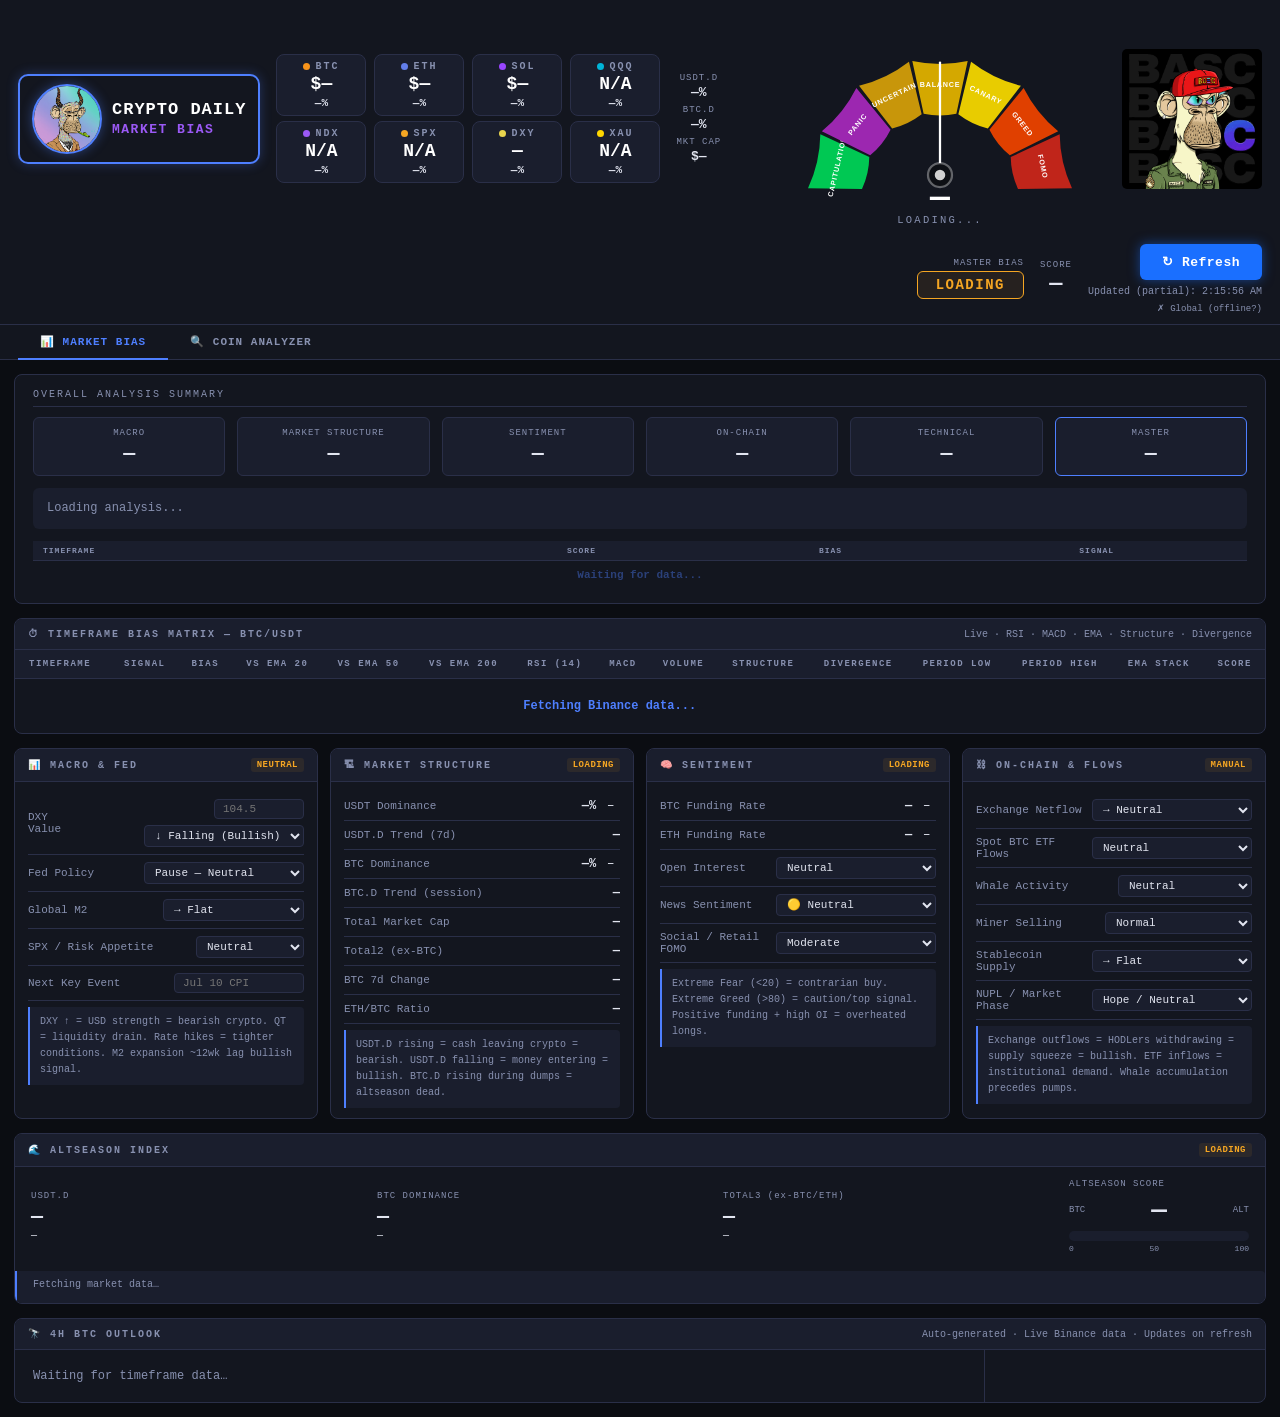
<file: test.html>
<!DOCTYPE html>
<html lang="en">
<head>
<meta charset="UTF-8">
<meta name="viewport" content="width=device-width, initial-scale=1.0">
<title>MR UFO CRYPTO DAILY — TEST</title>
<style>
*,*::before,*::after{box-sizing:border-box;margin:0;padding:0}
:root{
  --bg:#0b0d12;--surface:#13161f;--surface2:#1a1e2d;--border:#2a2f48;
  --text:#e2e5f0;--dim:#8891b0;
  --bull:#00d97e;--bear:#ff3d5a;--neutral:#f5a623;
  --bull-bg:rgba(0,217,126,.08);--bear-bg:rgba(255,61,90,.08);--neutral-bg:rgba(245,166,35,.08);
  --accent:#4e7fff;--accent2:#9b59f5;
}
body{background:var(--bg);color:var(--text);font-family:'SF Mono','Fira Code','Courier New',monospace;font-size:12px;min-height:100vh}

/* SCROLLBAR */
::-webkit-scrollbar{width:5px;height:5px}
::-webkit-scrollbar-track{background:var(--bg)}
::-webkit-scrollbar-thumb{background:var(--border);border-radius:3px}

/* HEADER */
header{
  background:var(--surface);border-bottom:1px solid var(--border);
  padding:10px 18px;display:flex;align-items:center;gap:16px;
  position:sticky;top:0;z-index:100;flex-wrap:wrap;
}
.price-rows{display:flex;flex-direction:column;gap:5px;flex-shrink:0}
.price-row{display:flex;gap:8px;align-items:center}
.brand-block{display:flex;align-items:center;gap:10px;flex-shrink:0;border:2px solid var(--accent);border-radius:10px;padding:8px 12px;box-shadow:0 0 12px rgba(78,127,255,.3)}
.brand-ape{width:70px;height:70px;border-radius:50%;border:2px solid var(--accent);object-fit:cover;object-position:top;box-shadow:0 0 12px rgba(78,127,255,.4);flex-shrink:0}
.brand-title{font-size:17px;font-weight:700;color:#fff;letter-spacing:1px}
.brand-sub{font-size:13px;color:var(--accent2);letter-spacing:1.5px;text-transform:uppercase;margin-top:3px;font-weight:600}
.logo-square{
  width:130px;height:130px;background:var(--surface2);border:2px solid var(--accent);
  border-radius:10px;display:flex;flex-direction:column;align-items:center;
  justify-content:center;text-align:center;gap:3px;padding:6px;
  box-shadow:0 0 16px rgba(78,127,255,.3);overflow:hidden;
}
.logo-sq-ape{width:76px;height:76px;border-radius:50%;border:2px solid var(--accent);object-fit:cover;object-position:top;flex-shrink:0}
.logo-sq-text{font-size:11px;font-weight:700;color:var(--accent);letter-spacing:1px;line-height:1.4;text-transform:uppercase}
.logo-sq-sub{font-size:11px;color:#fff;letter-spacing:2px;text-transform:uppercase;font-weight:600}
.price-tile{background:var(--surface2);border:1px solid var(--border);border-radius:8px;padding:6px 11px;min-width:90px;text-align:center}
.price-tile-coin{font-size:10px;font-weight:700;letter-spacing:2px;color:var(--dim);text-transform:uppercase;display:flex;align-items:center;justify-content:center;gap:5px;margin-bottom:3px}
.coin-dot{display:inline-block;width:7px;height:7px;border-radius:50%;flex-shrink:0}
.price-tile-price{font-size:18px;font-weight:700;color:#fff;line-height:1.1}
.price-tile-chg{font-size:11px;font-weight:600;margin-top:2px}
.h-stat{text-align:center}
.h-stat-label{font-size:9px;color:var(--dim);letter-spacing:1px;text-transform:uppercase;margin-bottom:2px}
.h-stat-val{font-size:13px;font-weight:700}
.master-wrap{margin-left:auto;display:flex;align-items:center;gap:16px}
.bias-badge{padding:5px 18px;border-radius:6px;font-weight:700;font-size:14px;letter-spacing:1.5px;transition:all .3s}
.bias-bull{background:var(--bull-bg);color:var(--bull);border:1px solid var(--bull)}
.bias-bear{background:var(--bear-bg);color:var(--bear);border:1px solid var(--bear)}
.bias-neutral{background:var(--neutral-bg);color:var(--neutral);border:1px solid var(--neutral)}
.last-upd{font-size:10px;color:var(--dim)}
.refresh-btn{
  background:#1a6fff;border:none;color:#fff;
  padding:10px 22px;border-radius:6px;cursor:pointer;font-size:13px;font-weight:700;
  font-family:inherit;transition:all .2s;white-space:nowrap;
  box-shadow:0 0 12px rgba(26,111,255,.5);letter-spacing:.5px;
}
.refresh-btn:hover{background:#3d85ff;box-shadow:0 0 18px rgba(26,111,255,.7)}

/* MAIN */
.main{padding:14px;display:flex;flex-direction:column;gap:14px}

/* FACTOR GRID */
.factor-grid{display:grid;grid-template-columns:repeat(4,1fr);gap:12px}
@media(max-width:1100px){.factor-grid{grid-template-columns:repeat(2,1fr)}}
@media(max-width:600px){.factor-grid{grid-template-columns:1fr}}

/* CARD */
.card{background:var(--surface);border:1px solid var(--border);border-radius:8px;overflow:hidden}
.card-hdr{
  padding:9px 13px;background:var(--surface2);border-bottom:1px solid var(--border);
  display:flex;align-items:center;justify-content:space-between;
}
.card-title{font-size:10px;font-weight:700;letter-spacing:2px;text-transform:uppercase;color:var(--dim)}
.card-body{padding:10px 13px;display:flex;flex-direction:column;gap:0}

/* FACTOR ROW */
.frow{
  display:flex;align-items:center;justify-content:space-between;
  padding:7px 0;border-bottom:1px solid var(--border);gap:8px;
}
.frow:last-child{border-bottom:none}
.fname{color:var(--dim);font-size:11px}
.cbright{color:#00ff55;font-weight:700}
.fright{display:flex;align-items:center;gap:6px;flex-wrap:wrap;justify-content:flex-end}
.fval{font-weight:600;font-size:12px}

/* SIGNAL BADGE */
.sig{font-size:9px;font-weight:700;letter-spacing:.5px;padding:2px 6px;border-radius:3px;white-space:nowrap}
.sig-bull{background:var(--bull-bg);color:var(--bull)}
.sig-bear{background:var(--bear-bg);color:var(--bear)}
.sig-neutral{background:var(--neutral-bg);color:var(--neutral)}

/* SELECT / INPUT */
.ms{
  background:var(--surface2);border:1px solid var(--border);color:var(--text);
  padding:3px 6px;border-radius:4px;font-size:11px;font-family:inherit;
  cursor:pointer;max-width:160px;
}
.mi{
  background:var(--surface2);border:1px solid var(--border);color:var(--text);
  padding:3px 8px;border-radius:4px;font-size:11px;font-family:inherit;width:90px;
}

/* FEAR & GREED GAUGE — lives in header */

/* TIMEFRAME TABLE */
.tf-scroll{overflow-x:auto;-webkit-overflow-scrolling:touch}
table{width:100%;border-collapse:collapse;min-width:1080px}
th{
  background:var(--surface2);color:var(--dim);font-size:9px;letter-spacing:1.5px;
  text-transform:uppercase;padding:9px 10px;text-align:center;
  border-bottom:1px solid var(--border);white-space:nowrap;
}
th:first-child{text-align:left;padding-left:14px}
td{padding:7px 8px;text-align:center;border-bottom:1px solid var(--border);font-size:11px;vertical-align:middle}
td:first-child{text-align:left;padding-left:14px;font-weight:700;font-size:12px;color:var(--accent);white-space:nowrap}
tr:last-child td{border-bottom:none}
tr:hover td{background:rgba(255,255,255,.02)}
.cbull{color:var(--bull)}
.chbull{color:#86efac}
.cbear{color:var(--bear)}
.cneutral{color:var(--neutral)}
.bias-cell{font-weight:700;padding:3px 9px;border-radius:4px;font-size:10px;letter-spacing:.5px;display:inline-block;white-space:nowrap}
/* small select for table cells */
.ms-sm{
  background:var(--surface2);border:1px solid var(--border);color:var(--text);
  padding:2px 4px;border-radius:4px;font-size:10px;font-family:inherit;
  cursor:pointer;width:100%;max-width:130px;
}

/* SUMMARY */
.summary-card{background:var(--surface);border:1px solid var(--border);border-radius:8px;padding:14px 18px}
.score-row{display:flex;gap:12px;flex-wrap:wrap;margin-top:10px}
.score-box{
  flex:1;min-width:100px;background:var(--surface2);border:1px solid var(--border);
  border-radius:6px;padding:10px 12px;text-align:center;
}
.score-box-label{font-size:9px;color:var(--dim);letter-spacing:1px;text-transform:uppercase;margin-bottom:4px}
.score-box-val{font-size:20px;font-weight:700}
.summary-text{
  margin-top:12px;padding:10px 14px;background:var(--surface2);
  border-radius:6px;line-height:1.8;font-size:12px;
}
.section-label{font-size:10px;letter-spacing:2px;text-transform:uppercase;color:var(--dim);padding-bottom:6px;border-bottom:1px solid var(--border);margin-bottom:4px}

/* TIP BOX */
.tip{background:var(--surface2);border-left:2px solid var(--accent);padding:7px 10px;border-radius:0 4px 4px 0;font-size:10px;color:var(--dim);margin-top:6px;line-height:1.6}

/* SPINNER */
@keyframes spin{to{transform:rotate(360deg)}}
.loading{color:var(--dim);animation:pulse 1.4s ease-in-out infinite}
@keyframes pulse{0%,100%{opacity:1}50%{opacity:.3}}

/* ERROR */
.err{color:var(--bear);font-size:10px;padding:4px 0}

/* MINI TF TABLE IN SUMMARY */
.mini-tf-wrap{margin-top:12px;overflow-x:auto}
.mini-tf{width:100%;border-collapse:collapse;min-width:0}
.mini-tf th{background:var(--surface2);color:var(--dim);font-size:8px;letter-spacing:1px;text-transform:uppercase;padding:5px 8px;text-align:center;border-bottom:1px solid var(--border);white-space:nowrap}
.mini-tf th:first-child{text-align:left;padding-left:10px}
.mini-tf td{padding:4px 8px;text-align:center;border-bottom:1px solid var(--border);font-size:10px;vertical-align:middle}
.mini-tf td:first-child{text-align:left;padding-left:10px;font-weight:700;color:var(--accent);font-size:11px}
.mini-tf tr:last-child td{border-bottom:none}

/* MOBILE */
@media(max-width:768px){
  header{position:relative}
  .main{padding:10px}
  .factor-grid{grid-template-columns:1fr}
  #alt-grid{grid-template-columns:1fr 1fr!important}
  .price-tile{min-width:80px;padding:6px 10px}
  .price-tile-price{font-size:15px}
  td,th{font-size:10px;padding:5px 6px}
  td:first-child{font-size:11px}
}

/* ── TABS ─────────────────────────────────────────────── */
.tab-bar{background:var(--surface);border-bottom:1px solid var(--border);padding:0 18px;display:flex}
.tab{padding:10px 22px;font-size:11px;font-weight:700;letter-spacing:1px;cursor:pointer;border-bottom:2px solid transparent;margin-bottom:-1px;transition:all .15s;color:var(--dim);text-transform:uppercase;user-select:none}
.tab:hover{color:var(--text)}
.tab-active{color:var(--accent);border-bottom-color:var(--accent)}
.page{display:none}
.page.active{display:block}

/* ── COIN SEARCH ──────────────────────────────────────── */
.csearch-wrap{background:var(--surface);border:1px solid var(--border);border-radius:8px;padding:16px 20px;display:flex;gap:14px;align-items:center;flex-wrap:wrap}
.csearch-input{background:var(--surface2);border:1px solid var(--border);color:var(--text);padding:9px 16px;border-radius:6px;font-size:16px;font-family:inherit;width:200px;letter-spacing:2px;text-transform:uppercase}
.csearch-input::placeholder{text-transform:none;font-size:12px;letter-spacing:.5px;color:var(--dim)}
.csearch-btn{background:var(--accent);border:none;color:#fff;padding:10px 26px;border-radius:6px;cursor:pointer;font-size:13px;font-weight:700;font-family:inherit;letter-spacing:.5px;transition:background .15s;box-shadow:0 0 14px rgba(78,127,255,.45)}
.csearch-btn:hover{background:#3d85ff}
.csearch-btn:disabled{opacity:.5;cursor:not-allowed;box-shadow:none}

/* ── COIN IDENTITY ────────────────────────────────────── */
.coin-id-card{background:var(--surface);border:1px solid var(--border);border-radius:8px;padding:18px 20px;display:flex;gap:18px;align-items:flex-start;flex-wrap:wrap}
.coin-logo{width:80px;height:80px;border-radius:50%;border:2px solid var(--border);flex-shrink:0;background:var(--surface2);object-fit:cover}
.coin-id-body{flex:1;min-width:240px}
.coin-id-top{display:flex;align-items:center;gap:8px;flex-wrap:wrap}
.coin-name{font-size:22px;font-weight:700;color:#fff}
.coin-sym{font-size:12px;letter-spacing:2px;color:var(--dim)}
.coin-rank-badge{font-size:10px;font-weight:700;background:var(--surface2);border:1px solid var(--accent);border-radius:4px;padding:2px 8px;color:var(--accent);letter-spacing:1px}
.coin-meta-row{display:flex;gap:16px;flex-wrap:wrap;margin-top:6px;font-size:10px;color:var(--dim)}
.coin-desc{font-size:11px;color:var(--dim);margin-top:8px;line-height:1.75;max-width:700px}
.coin-links{display:flex;gap:6px;flex-wrap:wrap;margin-top:10px}
.clink{display:inline-flex;align-items:center;gap:4px;padding:4px 10px;border-radius:4px;border:1px solid var(--border);background:var(--surface2);color:var(--dim);font-size:10px;font-weight:700;letter-spacing:.5px;text-decoration:none;transition:all .15s;white-space:nowrap}
.clink:hover{border-color:var(--accent);color:var(--accent)}

/* ── MARKET DATA GRID ─────────────────────────────────── */
.mdata-grid{display:grid;grid-template-columns:repeat(4,1fr);gap:12px}
@media(max-width:1200px){.mdata-grid{grid-template-columns:repeat(2,1fr)}}
.mdata-card{background:var(--surface);border:1px solid var(--border);border-radius:8px;padding:14px 16px}
.mdata-lbl{font-size:9px;color:var(--dim);letter-spacing:1.5px;text-transform:uppercase;margin-bottom:6px}
.mdata-val{font-size:20px;font-weight:700;color:#fff;line-height:1.2}
.mdata-sub{font-size:10px;color:var(--dim);margin-top:4px}
.chg-row{display:flex;gap:6px;margin-top:5px;flex-wrap:wrap}
.chg-pill{font-size:9px;font-weight:700;padding:2px 7px;border-radius:3px;background:var(--surface2);border:1px solid var(--border)}

/* ── SUPPLY BAR ───────────────────────────────────────── */
.sbar-bg{height:5px;background:var(--surface2);border-radius:3px;overflow:hidden;margin:4px 0}
.sbar-fill{height:100%;border-radius:3px;background:linear-gradient(90deg,var(--accent),var(--accent2));transition:width .6s}

/* ── DEV + COMMUNITY GRID ─────────────────────────────── */
.two-col{display:grid;grid-template-columns:1fr 1fr;gap:12px}
@media(max-width:800px){.two-col{grid-template-columns:1fr}}
.stat-frow{display:flex;justify-content:space-between;align-items:center;padding:6px 0;border-bottom:1px solid var(--border);font-size:11px}
.stat-frow:last-child{border-bottom:none}
.stat-lbl{color:var(--dim)}
.stat-val{font-weight:700;color:#fff}

/* ── SENTIMENT BAR ────────────────────────────────────── */
.sent-bar{height:8px;background:var(--surface2);border-radius:4px;overflow:hidden;margin-top:4px;display:flex}
.sent-bull{height:100%;background:var(--bull);transition:width .6s}
.sent-bear{height:100%;background:var(--bear);transition:width .6s}

/* ── SCORE MINIS ──────────────────────────────────────── */
.score-mini-grid{display:grid;grid-template-columns:repeat(4,1fr);gap:8px;margin-top:10px}
.score-mini{background:var(--surface2);border:1px solid var(--border);border-radius:6px;padding:8px 10px;text-align:center}
.score-mini-lbl{font-size:8px;color:var(--dim);letter-spacing:1px;text-transform:uppercase;margin-bottom:4px}
.score-mini-val{font-size:18px;font-weight:700}
</style>
</head>
<body>

<!-- ═══════════════════════ HEADER ═══════════════════════ -->
<header>
  <!-- BRAND -->
  <div class="brand-block">
    <img class="brand-ape" src="BASC.png" alt="Mr UFO">
    <div>
      <div class="brand-title">CRYPTO DAILY</div>
      <div class="brand-sub">Market Bias</div>
    </div>
  </div>

  <!-- PRICE TILES — row 1: crypto + QQQ | row 2: indices + macro -->
  <div class="price-rows">
    <div class="price-row">
      <div class="price-tile">
        <div class="price-tile-coin"><span class="coin-dot" style="background:#f7931a"></span>BTC</div>
        <div class="price-tile-price" id="h-btc-price">$—</div>
        <div class="price-tile-chg" id="h-btc-change">—%</div>
      </div>
      <div class="price-tile">
        <div class="price-tile-coin"><span class="coin-dot" style="background:#627eea"></span>ETH</div>
        <div class="price-tile-price" id="h-eth-price">$—</div>
        <div class="price-tile-chg" id="h-eth-change">—%</div>
      </div>
      <div class="price-tile">
        <div class="price-tile-coin"><span class="coin-dot" style="background:#9945ff"></span>SOL</div>
        <div class="price-tile-price" id="h-sol-price">$—</div>
        <div class="price-tile-chg" id="h-sol-change">—%</div>
      </div>
      <div class="price-tile">
        <div class="price-tile-coin"><span class="coin-dot" style="background:#00b4d8"></span>QQQ</div>
        <div class="price-tile-price" id="h-qqq-price">$—</div>
        <div class="price-tile-chg" id="h-qqq-change">—%</div>
      </div>
    </div>
    <div class="price-row">
      <div class="price-tile">
        <div class="price-tile-coin"><span class="coin-dot" style="background:#9b59f5"></span>NDX</div>
        <div class="price-tile-price" id="h-ndx-price">—</div>
        <div class="price-tile-chg" id="h-ndx-change">—%</div>
      </div>
      <div class="price-tile">
        <div class="price-tile-coin"><span class="coin-dot" style="background:#f5a623"></span>SPX</div>
        <div class="price-tile-price" id="h-spx-price">—</div>
        <div class="price-tile-chg" id="h-spx-change">—%</div>
      </div>
      <div class="price-tile">
        <div class="price-tile-coin"><span class="coin-dot" style="background:#e8d44d"></span>DXY</div>
        <div class="price-tile-price" id="h-dxy-price">—</div>
        <div class="price-tile-chg" id="h-dxy-change">—%</div>
      </div>
      <div class="price-tile">
        <div class="price-tile-coin"><span class="coin-dot" style="background:#ffd700"></span>XAU</div>
        <div class="price-tile-price" id="h-xau-price">$—</div>
        <div class="price-tile-chg" id="h-xau-change">—%</div>
      </div>
    </div>
  </div>

  <div style="display:flex;flex-direction:column;gap:5px;flex-shrink:0">
    <div class="h-stat">
      <div class="h-stat-label">USDT.D</div>
      <div class="h-stat-val" id="h-usdtd">—%</div>
    </div>
    <div class="h-stat">
      <div class="h-stat-label">BTC.D</div>
      <div class="h-stat-val" id="h-btcd">—%</div>
    </div>
    <div class="h-stat">
      <div class="h-stat-label">Mkt Cap</div>
      <div class="h-stat-val" id="h-mcap">$—</div>
    </div>
  </div>

  <!-- FEAR & GREED SPEEDOMETER in header -->
  <div style="flex-shrink:0;display:flex;flex-direction:column;align-items:center;margin-left:auto">
    <div style="display:flex;align-items:center;gap:14px;padding-left:8px">
      <svg viewBox="0 0 200 145" style="width:300px" xmlns="http://www.w3.org/2000/svg">
        <path d="M 12.01 118.85 A 88 88 0 0 0 20.22 82.86 L 52.86 98.05 A 52 52 0 0 1 48.00 119.32 Z" fill="#00c853"/>
        <text x="31.76" y="104.42" text-anchor="middle" dominant-baseline="middle" fill="white" font-size="4.8" font-weight="700" letter-spacing="0.5" font-family="Arial,sans-serif" transform="rotate(-77.1,31.76,104.42)">CAPITULATION</text>
        <path d="M 21.22 80.78 A 88 88 0 0 0 44.24 51.92 L 67.05 79.77 A 52 52 0 0 1 53.45 96.83 Z" fill="#9c27b0"/>
        <text x="45.27" y="76.36" text-anchor="middle" dominant-baseline="middle" fill="white" font-size="4.8" font-weight="700" letter-spacing="0.5" font-family="Arial,sans-serif" transform="rotate(-51.4,45.27,76.36)">PANIC</text>
        <path d="M 46.04 50.49 A 88 88 0 0 0 79.30 34.47 L 87.77 69.46 A 52 52 0 0 1 68.11 78.92 Z" fill="#c8960a"/>
        <text x="69.63" y="56.93" text-anchor="middle" dominant-baseline="middle" fill="white" font-size="4.8" font-weight="700" letter-spacing="0.5" font-family="Arial,sans-serif" transform="rotate(-25.7,69.63,56.93)">UNCERTAIN</text>
        <path d="M 81.54 33.96 A 88 88 0 0 0 118.46 33.96 L 110.91 69.16 A 52 52 0 0 1 89.09 69.16 Z" fill="#d4a800"/>
        <text x="100.00" y="50.00" text-anchor="middle" dominant-baseline="middle" fill="white" font-size="4.8" font-weight="700" letter-spacing="0.5" font-family="Arial,sans-serif" transform="rotate(0.0,100.00,50.00)">BALANCE</text>
        <path d="M 120.70 34.47 A 88 88 0 0 0 153.96 50.49 L 131.89 78.92 A 52 52 0 0 1 112.23 69.46 Z" fill="#e8cc00"/>
        <text x="130.37" y="56.93" text-anchor="middle" dominant-baseline="middle" fill="white" font-size="4.8" font-weight="700" letter-spacing="0.5" font-family="Arial,sans-serif" transform="rotate(25.7,130.37,56.93)">CANARY</text>
        <path d="M 155.76 51.92 A 88 88 0 0 0 178.78 80.78 L 146.55 96.83 A 52 52 0 0 1 132.95 79.77 Z" fill="#e04000"/>
        <text x="154.73" y="76.36" text-anchor="middle" dominant-baseline="middle" fill="white" font-size="4.8" font-weight="700" letter-spacing="0.5" font-family="Arial,sans-serif" transform="rotate(51.4,154.73,76.36)">GREED</text>
        <path d="M 179.78 82.86 A 88 88 0 0 0 187.99 118.85 L 152.00 119.32 A 52 52 0 0 1 147.14 98.05 Z" fill="#c0251a"/>
        <text x="168.24" y="104.42" text-anchor="middle" dominant-baseline="middle" fill="white" font-size="4.8" font-weight="700" letter-spacing="0.5" font-family="Arial,sans-serif" transform="rotate(77.1,168.24,104.42)">FOMO</text>
        <g id="fg-needle-g" transform="rotate(0,100,110)">
          <line x1="100" y1="110" x2="100" y2="35" stroke="white" stroke-width="1.5" stroke-linecap="round"/>
          <circle cx="100" cy="110" r="8" fill="#0d0f14" stroke="rgba(255,255,255,0.35)" stroke-width="1.5"/>
          <circle cx="100" cy="110" r="3.5" fill="#d0d0d0"/>
        </g>
        <text x="100" y="131" text-anchor="middle" id="fg-num" fill="white" font-size="22" font-weight="700" font-family="'SF Mono','Fira Code',monospace">—</text>
        <text x="100" y="142" text-anchor="middle" id="fg-txt" fill="#8891b0" font-size="7" letter-spacing="1.5" font-family="'SF Mono','Fira Code',monospace">LOADING...</text>
      </svg>
      <img src="Annoyed%20BASC.GIF" alt="" style="height:140px;width:auto;border-radius:5px;object-fit:cover;margin-left:18px">
    </div>
  </div>

  <div class="master-wrap">
    <div style="text-align:right">
      <div style="font-size:9px;color:var(--dim);letter-spacing:1px;margin-bottom:3px">MASTER BIAS</div>
      <div class="bias-badge bias-neutral" id="master-badge">LOADING</div>
    </div>
    <div style="text-align:center">
      <div style="font-size:9px;color:var(--dim);letter-spacing:1px;margin-bottom:2px">SCORE</div>
      <div style="font-size:22px;font-weight:700" id="master-score">—</div>
    </div>
  </div>

  <div style="display:flex;flex-direction:column;gap:6px;align-items:flex-end">
    <button class="refresh-btn" onclick="refreshAll()">↻ Refresh</button>
    <div class="last-upd" id="last-upd">Not loaded</div>
    <div id="api-status" style="font-size:9px;color:var(--dim);text-align:right"></div>
  </div>
</header>

<!-- ═══════════════════════ TAB BAR ═══════════════════════ -->
<div class="tab-bar">
  <div class="tab tab-active" onclick="switchTab('market',this)">📊 Market Bias</div>
  <div class="tab" onclick="switchTab('coin',this)">🔍 Coin Analyzer</div>
</div>

<!-- ═══════════════════════ PAGE: MARKET ═══════════════════════ -->
<div id="page-market" class="page active">
<!-- ═══════════════════════ MAIN ═══════════════════════ -->
<div class="main">

  <!-- ── OVERALL SUMMARY (TOP) ── -->
  <div class="summary-card">
    <div class="section-label">OVERALL ANALYSIS SUMMARY</div>
    <div class="score-row">
      <div class="score-box">
        <div class="score-box-label">Macro</div>
        <div class="score-box-val" id="sc-macro">—</div>
      </div>
      <div class="score-box">
        <div class="score-box-label">Market Structure</div>
        <div class="score-box-val" id="sc-struct">—</div>
      </div>
      <div class="score-box">
        <div class="score-box-label">Sentiment</div>
        <div class="score-box-val" id="sc-sent">—</div>
      </div>
      <div class="score-box">
        <div class="score-box-label">On-Chain</div>
        <div class="score-box-val" id="sc-onchain">—</div>
      </div>
      <div class="score-box">
        <div class="score-box-label">Technical</div>
        <div class="score-box-val" id="sc-tech">—</div>
      </div>
      <div class="score-box" style="border-color:var(--accent)">
        <div class="score-box-label">MASTER</div>
        <div class="score-box-val" id="sc-master">—</div>
      </div>
    </div>
    <div class="summary-text" id="summary-text" style="color:var(--dim)">Loading analysis...</div>
    <div class="mini-tf-wrap">
      <table class="mini-tf">
        <thead>
          <tr><th>Timeframe</th><th>Score</th><th>BIAS</th><th>SIGNAL</th></tr>
        </thead>
        <tbody id="mini-tf-body">
          <tr><td colspan="4" style="text-align:center;opacity:.4;padding:8px">Waiting for data...</td></tr>
        </tbody>
      </table>
    </div>
  </div>

  <!-- ── TIMEFRAME BIAS MATRIX (MIDDLE) ── -->
  <div class="card">
    <div class="card-hdr">
      <span class="card-title">⏱ Timeframe Bias Matrix — BTC/USDT</span>
      <span style="font-size:10px;color:var(--dim)">Live · RSI · MACD · EMA · Structure · Divergence</span>
    </div>
    <div class="card-body" style="padding:0">
      <div class="tf-scroll">
        <table>
          <thead>
            <tr>
              <th>Timeframe</th>
              <th>SIGNAL</th>
              <th>BIAS</th>
              <th>vs EMA 20</th>
              <th>vs EMA 50</th>
              <th>vs EMA 200</th>
              <th>RSI (14)</th>
              <th>MACD</th>
              <th>Volume</th>
              <th>Structure</th>
              <th>Divergence</th>
              <th>Period Low</th>
              <th>Period High</th>
              <th>EMA Stack</th>
              <th>Score</th>
            </tr>
          </thead>
          <tbody id="tf-body">
            <tr><td colspan="14" style="text-align:center;padding:20px" class="loading">Fetching Binance data...</td></tr>
          </tbody>
        </table>
      </div>
    </div>
  </div>

  <!-- ── FACTOR COLUMNS ── -->
  <div class="factor-grid">

    <!-- COL 1: MACRO -->
    <div class="card">
      <div class="card-hdr">
        <span class="card-title">📊 Macro & Fed</span>
        <span class="sig sig-neutral" id="sig-macro">NEUTRAL</span>
      </div>
      <div class="card-body">

        <div class="frow">
          <span class="fname">DXY Value</span>
          <div class="fright">
            <input class="mi" id="dxy-val" type="number" placeholder="104.5" step="0.1" oninput="this.dataset.manual='1';recalc()">
            <select class="ms" id="dxy-trend" onchange="this.dataset.manual='1';recalc()">
              <option value="up">↑ Rising (Bearish)</option>
              <option value="down" selected>↓ Falling (Bullish)</option>
              <option value="side">→ Sideways</option>
            </select>
          </div>
        </div>

        <div class="frow">
          <span class="fname">Fed Policy</span>
          <select class="ms" id="fed" onchange="this.dataset.manual='1';recalc()">
            <option value="qe">QE — Bullish 🟢</option>
            <option value="cut">Rate Cut — Bullish</option>
            <option value="pause" selected>Pause — Neutral</option>
            <option value="hike">Rate Hike — Bearish</option>
            <option value="qt">QT — Bearish 🔴</option>
          </select>
        </div>

        <div class="frow">
          <span class="fname">Global M2</span>
          <select class="ms" id="m2" onchange="this.dataset.manual='1';recalc()">
            <option value="up">↑ Expanding 🟢</option>
            <option value="flat" selected>→ Flat</option>
            <option value="down">↓ Contracting 🔴</option>
          </select>
        </div>

        <div class="frow">
          <span class="fname">SPX / Risk Appetite</span>
          <select class="ms" id="spx" onchange="this.dataset.manual='1';recalc()">
            <option value="on">Risk ON 🟢</option>
            <option value="neutral" selected>Neutral</option>
            <option value="off">Risk OFF 🔴</option>
          </select>
        </div>

        <div class="frow">
          <span class="fname">Next Key Event</span>
          <input class="mi" id="key-event" type="text" placeholder="Jul 10 CPI" style="width:130px">
        </div>

        <div class="tip">
          DXY ↑ = USD strength = bearish crypto. QT = liquidity drain. Rate hikes = tighter conditions. M2 expansion ~12wk lag bullish signal.
        </div>
      </div>
    </div>

    <!-- COL 2: MARKET STRUCTURE -->
    <div class="card">
      <div class="card-hdr">
        <span class="card-title">🏗 Market Structure</span>
        <span class="sig sig-neutral" id="sig-struct">LOADING</span>
      </div>
      <div class="card-body">

        <div class="frow">
          <span class="fname">USDT Dominance</span>
          <div class="fright">
            <span class="fval" id="usdtd-val">—%</span>
            <span class="sig" id="usdtd-sig">—</span>
          </div>
        </div>
        <div class="frow">
          <span class="fname">USDT.D Trend (7d)</span>
          <span class="fval" id="usdtd-trend">—</span>
        </div>
        <div class="frow">
          <span class="fname">BTC Dominance</span>
          <div class="fright">
            <span class="fval" id="btcd-val">—%</span>
            <span class="sig" id="btcd-sig">—</span>
          </div>
        </div>
        <div class="frow">
          <span class="fname">BTC.D Trend (session)</span>
          <span class="fval" id="btcd-trend">—</span>
        </div>
        <div class="frow">
          <span class="fname">Total Market Cap</span>
          <span class="fval" id="total-mcap">—</span>
        </div>
        <div class="frow">
          <span class="fname">Total2 (ex-BTC)</span>
          <span class="fval" id="total2-mcap">—</span>
        </div>
        <div class="frow">
          <span class="fname">BTC 7d Change</span>
          <span class="fval" id="btc-7d">—</span>
        </div>
        <div class="frow">
          <span class="fname">ETH/BTC Ratio</span>
          <span class="fval" id="eth-btc">—</span>
        </div>

        <div class="tip">
          USDT.D rising = cash leaving crypto = bearish. USDT.D falling = money entering = bullish. BTC.D rising during dumps = altseason dead.
        </div>
      </div>
    </div>

    <!-- COL 3: SENTIMENT -->
    <div class="card">
      <div class="card-hdr">
        <span class="card-title">🧠 Sentiment</span>
        <span class="sig sig-neutral" id="sig-sent">LOADING</span>
      </div>
      <div class="card-body">

        <div class="frow">
          <span class="fname">BTC Funding Rate</span>
          <div class="fright">
            <span class="fval" id="fund-val">—</span>
            <span class="sig" id="fund-sig">—</span>
          </div>
        </div>

        <div class="frow">
          <span class="fname">ETH Funding Rate</span>
          <div class="fright">
            <span class="fval" id="eth-fund-val">—</span>
            <span class="sig" id="eth-fund-sig">—</span>
          </div>
        </div>

        <div class="frow">
          <span class="fname">Open Interest</span>
          <select class="ms" id="oi" onchange="this.dataset.manual='1';recalc()">
            <option value="rpu">↑ OI + Price Up (Bullish)</option>
            <option value="rpd">↓ OI + Price Down (Bearish)</option>
            <option value="opd">⚠ OI Up, Price Down</option>
            <option value="neutral" selected>Neutral</option>
          </select>
        </div>

        <div class="frow">
          <span class="fname">News Sentiment</span>
          <select class="ms" id="news" onchange="recalc()">
            <option value="pos">🟢 Positive / Bullish</option>
            <option value="neutral" selected>🟡 Neutral</option>
            <option value="neg">🔴 Negative / FUD</option>
          </select>
        </div>

        <div class="frow">
          <span class="fname">Social / Retail FOMO</span>
          <select class="ms" id="fomo" onchange="recalc()">
            <option value="high">High ⚠ (Contrarian Bear)</option>
            <option value="mod" selected>Moderate</option>
            <option value="low">Low (Contrarian Bull)</option>
          </select>
        </div>

        <div class="tip">
          Extreme Fear (&lt;20) = contrarian buy. Extreme Greed (&gt;80) = caution/top signal. Positive funding + high OI = overheated longs.
        </div>
      </div>
    </div>

    <!-- COL 4: ON-CHAIN & FLOWS -->
    <div class="card">
      <div class="card-hdr">
        <span class="card-title">⛓ On-Chain & Flows</span>
        <span class="sig sig-neutral" id="sig-onchain">MANUAL</span>
      </div>
      <div class="card-body">

        <div class="frow">
          <span class="fname">Exchange Netflow</span>
          <select class="ms" id="exflow" onchange="recalc()">
            <option value="out">↑ Outflow (Bullish 🐂)</option>
            <option value="in">↓ Inflow (Bearish 🔴)</option>
            <option value="neutral" selected>→ Neutral</option>
          </select>
        </div>

        <div class="frow">
          <span class="fname">Spot BTC ETF Flows</span>
          <select class="ms" id="etf" onchange="recalc()">
            <option value="in">↑ Inflows (Bullish)</option>
            <option value="out">↓ Outflows (Bearish)</option>
            <option value="neutral" selected>Neutral</option>
          </select>
        </div>

        <div class="frow">
          <span class="fname">Whale Activity</span>
          <select class="ms" id="whale" onchange="recalc()">
            <option value="acc">Accumulating 🐋</option>
            <option value="dist">Distributing ⚠</option>
            <option value="neutral" selected>Neutral</option>
          </select>
        </div>

        <div class="frow">
          <span class="fname">Miner Selling</span>
          <select class="ms" id="miner" onchange="recalc()">
            <option value="hodl">HODLing (Bullish)</option>
            <option value="sell">Selling (Bearish)</option>
            <option value="neutral" selected>Normal</option>
          </select>
        </div>

        <div class="frow">
          <span class="fname">Stablecoin Supply</span>
          <select class="ms" id="stable" onchange="this.dataset.manual='1';recalc()">
            <option value="grow">↑ Growing (Dry Powder 🟢)</option>
            <option value="flat" selected>→ Flat</option>
            <option value="shrink">↓ Shrinking 🔴</option>
          </select>
        </div>

        <div class="frow">
          <span class="fname">NUPL / Market Phase</span>
          <select class="ms" id="nupl" onchange="recalc()">
            <option value="euphoria">Euphoria (Sell Zone 🔴)</option>
            <option value="belief">Belief / Optimism</option>
            <option value="neutral" selected>Hope / Neutral</option>
            <option value="fear">Fear / Capitulation (Buy Zone 🟢)</option>
          </select>
        </div>

        <div class="tip">
          Exchange outflows = HODLers withdrawing = supply squeeze = bullish. ETF inflows = institutional demand. Whale accumulation precedes pumps.
        </div>
      </div>
    </div>

  </div><!-- /factor-grid -->

  <!-- ── ALTSEASON INDEX ── -->
  <div class="card" style="padding:0">
    <div class="card-hdr">
      <span class="card-title">🌊 Altseason Index</span>
      <span class="sig sig-neutral" id="sig-altseason">LOADING</span>
    </div>
    <div id="alt-grid" class="card-body" style="display:grid;grid-template-columns:1fr 1fr 1fr auto;gap:16px;align-items:center;padding:12px 16px">
      <div>
        <div style="font-size:9px;color:var(--dim);letter-spacing:1px;margin-bottom:4px">USDT.D</div>
        <div style="font-size:20px;font-weight:700" id="alt-usdtd">—</div>
        <div style="font-size:10px;margin-top:2px" id="alt-usdtd-sig">—</div>
      </div>
      <div>
        <div style="font-size:9px;color:var(--dim);letter-spacing:1px;margin-bottom:4px">BTC DOMINANCE</div>
        <div style="font-size:20px;font-weight:700" id="alt-btcd">—</div>
        <div style="font-size:10px;margin-top:2px" id="alt-btcd-sig">—</div>
      </div>
      <div>
        <div style="font-size:9px;color:var(--dim);letter-spacing:1px;margin-bottom:4px">TOTAL3 (ex-BTC/ETH)</div>
        <div style="font-size:20px;font-weight:700" id="alt-total3">—</div>
        <div style="font-size:10px;margin-top:2px" id="alt-total3-sig">—</div>
      </div>
      <div style="min-width:180px">
        <div style="font-size:9px;color:var(--dim);letter-spacing:1px;margin-bottom:6px">ALTSEASON SCORE</div>
        <div style="display:flex;justify-content:space-between;align-items:center;margin-bottom:6px">
          <span style="font-size:9px;color:var(--dim)">BTC</span>
          <span style="font-size:26px;font-weight:700" id="alt-score">—</span>
          <span style="font-size:9px;color:var(--dim)">ALT</span>
        </div>
        <div style="height:10px;background:var(--surface2);border-radius:5px;overflow:hidden">
          <div id="alt-bar" style="height:100%;width:0%;background:var(--accent);border-radius:5px;transition:width .6s ease"></div>
        </div>
        <div style="display:flex;justify-content:space-between;margin-top:3px">
          <span style="font-size:8px;color:var(--dim)">0</span>
          <span style="font-size:8px;color:var(--dim)">50</span>
          <span style="font-size:8px;color:var(--dim)">100</span>
        </div>
      </div>
    </div>
    <div class="tip" id="alt-tip" style="padding:6px 16px 10px">Fetching market data…</div>
  </div>

  <!-- ── 4H BTC OUTLOOK ── -->
  <div class="card" id="outlook-card">
    <div class="card-hdr">
      <span class="card-title">🔭 4H BTC Outlook</span>
      <span style="font-size:10px;color:var(--dim)">Auto-generated · Live Binance data · Updates on refresh</span>
    </div>
    <div style="display:grid;grid-template-columns:1fr 280px;gap:0">
      <div style="padding:14px 18px;border-right:1px solid var(--border)">
        <div id="outlook-text" style="line-height:2;color:var(--dim);font-size:12px" class="loading">Waiting for timeframe data…</div>
      </div>
      <div style="padding:14px 16px">
        <div id="outlook-levels"></div>
      </div>
    </div>
  </div>


</div><!-- /main -->
</div><!-- /page-market -->

<!-- ═══════════════════════ PAGE: COIN ANALYZER ══════════════════ -->
<div id="page-coin" class="page">
<div class="main">

  <!-- SEARCH BAR -->
  <div class="csearch-wrap">
    <div>
      <div style="font-size:9px;color:var(--dim);letter-spacing:1.5px;text-transform:uppercase;margin-bottom:6px">Enter Ticker Symbol</div>
      <div style="display:flex;gap:10px;align-items:center;flex-wrap:wrap">
        <input id="coin-input" class="csearch-input" type="text" placeholder="e.g. BTC, ETH, SOL" maxlength="20" onkeydown="if(event.key==='Enter')analyzeCoin()">
        <button id="coin-analyze-btn" class="csearch-btn" onclick="analyzeCoin()">🔍 Analyze</button>
        <span id="coin-status" style="font-size:10px;color:var(--dim)"></span>
      </div>
    </div>
    <div style="flex:1;border-left:1px solid var(--border);padding-left:18px;font-size:10px;color:var(--dim);line-height:1.8">
      Data from <strong style="color:var(--text)">CoinGecko</strong> (identity · market · supply · community · dev) + <strong style="color:var(--text)">Binance</strong> (live price · timeframe analysis · funding · OI)
    </div>
  </div>

  <!-- RESULT AREA — populated by JS -->
  <div id="coin-result"></div>

</div>
</div><!-- /page-coin -->

<!-- ═══════════════════════ SCRIPTS ═══════════════════════ -->
<script>
'use strict';

// ─── INDICATOR MATH ───────────────────────────────────────
function ema(data, p) {
  const k = 2 / (p + 1);
  const out = [data[0]];
  for (let i = 1; i < data.length; i++) out.push(data[i] * k + out[i-1] * (1-k));
  return out;
}

function rsi(closes, p=14) {
  if (closes.length < p+1) return 50;
  let g=0, l=0;
  for (let i=1; i<=p; i++) { const d=closes[i]-closes[i-1]; d>0?g+=d:l-=d; }
  let ag=g/p, al=l/p;
  for (let i=p+1; i<closes.length; i++) {
    const d=closes[i]-closes[i-1];
    ag=(ag*(p-1)+Math.max(d,0))/p;
    al=(al*(p-1)+Math.max(-d,0))/p;
  }
  return al===0 ? 100 : 100-(100/(1+ag/al));
}

function macd(closes, f=12, s=26, sig=9) {
  if (closes.length < s+sig) return {hist:0,prevHist:0,macdLine:0,sigLine:0};
  const fast=ema(closes,f), slow=ema(closes,s);
  const ml=fast.map((v,i)=>v-slow[i]);
  const sl=ema(ml.slice(s-1),sig);
  const n=sl.length;
  return {
    hist: ml[ml.length-1]-sl[n-1],
    prevHist: ml[ml.length-2]-sl[n-2],
    macdLine: ml[ml.length-1],
    sigLine: sl[n-1]
  };
}

function rsiArray(closes, p=14) {
  if(closes.length<=p) return closes.map(()=>50);
  const out=new Array(p).fill(null);
  let g=0,l=0;
  for(let i=1;i<=p;i++){const d=closes[i]-closes[i-1];d>0?g+=d:l-=d;}
  let ag=g/p,al=l/p;
  out.push(al===0?100:100-(100/(1+ag/al)));
  for(let i=p+1;i<closes.length;i++){
    const d=closes[i]-closes[i-1];
    ag=(ag*(p-1)+Math.max(d,0))/p;
    al=(al*(p-1)+Math.max(-d,0))/p;
    out.push(al===0?100:100-(100/(1+ag/al)));
  }
  return out;
}

function detectDivergence(closes, rsiArr, lookback=100) {
  const n=closes.length;
  if(n<15) return 'none';
  const sz=Math.min(lookback,n);
  const prices=closes.slice(-sz), rsis=rsiArr.slice(-sz), len=prices.length;

  // 3-candle pivot detection; deduplicate pivots within 4 bars (keep more extreme)
  const lows=[], highs=[];
  for(let i=1;i<len-1;i++){
    const r=rsis[i]; if(r==null) continue;
    if(prices[i]<prices[i-1]&&prices[i]<prices[i+1]){
      if(!lows.length||i-lows[lows.length-1].i>=4) lows.push({p:prices[i],r,i});
      else if(prices[i]<lows[lows.length-1].p) lows[lows.length-1]={p:prices[i],r,i};
    }
    if(prices[i]>prices[i-1]&&prices[i]>prices[i+1]){
      if(!highs.length||i-highs[highs.length-1].i>=4) highs.push({p:prices[i],r,i});
      else if(prices[i]>highs[highs.length-1].p) highs[highs.length-1]={p:prices[i],r,i};
    }
  }

  // Scan pairs from most recent backwards; return first divergence found
  const T=0.8; // RSI threshold
  for(let k=lows.length-1;k>=1;k--){
    const a=lows[k-1],b=lows[k];
    if(b.p<a.p&&b.r>a.r+T) return 'bull';
    if(b.p>a.p&&b.r<a.r-T) return 'hbull';
  }
  for(let k=highs.length-1;k>=1;k--){
    const a=highs[k-1],b=highs[k];
    if(b.p>a.p&&b.r<a.r-T) return 'bear';
    if(b.p<a.p&&b.r>a.r+T) return 'hbear';
  }
  return 'none';
}

function analyzeOHLCV(klines) {
  if (!klines || klines.length < 30) return null;
  const C = klines.map(k=>+k[4]);
  const H = klines.map(k=>+k[2]);
  const L = klines.map(k=>+k[3]);
  const V = klines.map(k=>+k[5]);
  const p = C[C.length-1];

  const e20=ema(C,20), e50=ema(C,50), e200=ema(C,200);
  const rsiVal=rsi(C);
  const macdVal=macd(C);

  // Volume: recent 3 avg vs prior 10 avg
  const vRecent=V.slice(-3).reduce((a,b)=>a+b,0)/3;
  const vPrior=V.slice(-13,-3).reduce((a,b)=>a+b,0)/10;
  const volRatio=vRecent/vPrior;

  // Structure: HH/HL or LH/LL (last 15 candles)
  const rH=H.slice(-15), rL=L.slice(-15);
  const isHHHL=rH[rH.length-1]>rH[0] && rL[rL.length-1]>rL[0];
  const isLHLL=rH[rH.length-1]<rH[0] && rL[rL.length-1]<rL[0];

  const ee20=e20[e20.length-1], ee50=e50[e50.length-1], ee200=e200[e200.length-1];
  const vsE20=p>ee20?1:-1, vsE50=p>ee50?1:-1, vsE200=p>ee200?1:-1;

  // EMA stack
  const emaStack=(ee20>ee50&&ee50>ee200)?'BULL 🟢':(ee20<ee50&&ee50<ee200)?'BEAR 🔴':'MIXED';
  const emaStackScore=ee20>ee50&&ee50>ee200?1:ee20<ee50&&ee50<ee200?-1:0;

  // Score
  let score=0;
  score += vsE20*0.5 + vsE50*0.75 + vsE200*1.0;
  score += emaStackScore*0.75;
  if(rsiVal>70) score-=0.5; else if(rsiVal>55) score+=0.75; else if(rsiVal<30) score+=0.25; else if(rsiVal<45) score-=0.75;
  if(macdVal.hist>0&&macdVal.hist>macdVal.prevHist) score+=0.75;
  else if(macdVal.hist>0&&macdVal.hist<macdVal.prevHist) score+=0.25;
  else if(macdVal.hist<0&&macdVal.hist<macdVal.prevHist) score-=0.75;
  else if(macdVal.hist<0&&macdVal.hist>macdVal.prevHist) score-=0.25;
  if(isHHHL) score+=0.5; if(isLHLL) score-=0.5;
  if(volRatio>1.3&&vsE20===1) score+=0.5; else if(volRatio>1.3&&vsE20===-1) score-=0.5;

  // RSI label
  const rsiLbl=rsiVal>70?'OVERBOUGHT':rsiVal>55?'BULLISH':rsiVal<30?'CAPITULATION':rsiVal<45?'BEARISH':'NEUTRAL';
  // MACD label
  const macdLbl=macdVal.hist>0&&macdVal.hist>macdVal.prevHist?'↑ BULLISH':
                macdVal.hist>0?'↑ WEAKENING':
                macdVal.hist<0&&macdVal.hist<macdVal.prevHist?'↓ BEARISH':'↓ RECOVERING';
  // Volume label
  const volLbl=volRatio>1.3?'HIGH':volRatio<0.8?'LOW':'NORMAL';
  // Structure label
  const structLbl=isHHHL?'HH/HL 🟢':isLHLL?'LH/LL 🔴':'RANGING';

  const rsiArr=rsiArray(C);
  const divAuto=detectDivergence(C,rsiArr);
  return {p,vsE20,vsE50,vsE200,ee20,ee50,ee200,rsiVal,rsiLbl,macdLbl,macdHist:macdVal.hist,emaStack,volRatio,volLbl,structLbl,score,divAuto,periodHigh:H[H.length-1],periodLow:L[L.length-1]};
}

// ─── BIAS HELPERS ─────────────────────────────────────────
function biasOf(score) {
  if(score>=3) return {text:'STRONG BULL',cls:'bias-bull'};
  if(score>=1) return {text:'BULLISH',cls:'bias-bull'};
  if(score<=-3) return {text:'STRONG BEAR',cls:'bias-bear'};
  if(score<=-1) return {text:'BEARISH',cls:'bias-bear'};
  return {text:'NEUTRAL',cls:'bias-neutral'};
}
function sigOf(score,thresh=0.5) {
  return score>thresh?'sig-bull':score<-thresh?'sig-bear':'sig-neutral';
}
function colorOf(n) {
  return n>0.3?'var(--bull)':n<-0.3?'var(--bear)':'var(--neutral)';
}
function fmtNum(n) {
  if(n==null||isNaN(n)) return '—';
  return (n>=0?'+':'')+n.toFixed(2)+'%';
}
function fmtMcap(n) {
  if(!n) return '—';
  if(n>=1e12) return '$'+(n/1e12).toFixed(2)+'T';
  if(n>=1e9) return '$'+(n/1e9).toFixed(1)+'B';
  return '$'+n.toFixed(0);
}

// ─── GLOBAL STATE ─────────────────────────────────────────
const S={
  scores:{macro:0,struct:0,sent:0,onchain:0,tech:0},
  _fg:0, _fund:0, _struct:0,
  _btcChange24h:0, _ethChange24h:0
};

// ─── FETCH HELPERS ────────────────────────────────────────
async function apiFetch(url, timeout=6000) {
  const ctrl=new AbortController();
  const t=setTimeout(()=>ctrl.abort(),timeout);
  try {
    const r=await fetch(url,{signal:ctrl.signal});
    clearTimeout(t);
    if(!r.ok) throw new Error(r.status);
    return r.json();
  } catch(e) { clearTimeout(t); throw e; }
}
async function apiFetchText(url, timeout=7000) {
  const ctrl=new AbortController();
  const t=setTimeout(()=>ctrl.abort(),timeout);
  try {
    const r=await fetch(url,{signal:ctrl.signal});
    clearTimeout(t);
    if(!r.ok) throw new Error(r.status);
    return r.text();
  } catch(e) { clearTimeout(t); throw e; }
}

const BINANCE='https://api.binance.com/api/v3';
const BINANCE_F='https://fapi.binance.com/fapi/v1';

function klinesUrl(sym,interval,limit=250) {
  return `${BINANCE}/klines?symbol=${sym}&interval=${interval}&limit=${limit}`;
}

// ─── TIMEFRAME STATE (persisted) ─────────────────────────
const TFS=[
  {id:'1w',label:'Weekly'},
  {id:'1d',label:'Daily'},
  {id:'4h',label:'4 Hour'},
  {id:'1h',label:'1 Hour'},
  {id:'15m',label:'15 Min'},
  {id:'5m',label:'5 Min'},
  {id:'1m',label:'1 Min'}
];

let tfResultsCache={};
const tfState=JSON.parse(localStorage.getItem('tfState')||'{}');
function saveTfState(){localStorage.setItem('tfState',JSON.stringify(tfState));}

function setTfState(id,key,val){
  if(!tfState[id]) tfState[id]={div:'auto'};
  tfState[id][key]=val;
  saveTfState();
  renderTF(tfResultsCache);
  recalc();
}

// ─── RENDER TIMEFRAME TABLE ───────────────────────────────
function signalOf(score) {
  if (score >= 3)  return {text:'STRONG BUY', bg:'#00d97e', color:'#000', border:'#00d97e'};
  if (score >= 1)  return {text:'BUY',         bg:'rgba(0,217,126,.15)', color:'#00d97e', border:'#00d97e'};
  if (score <= -3) return {text:'STRONG SELL', bg:'#ff3d5a', color:'#000', border:'#ff3d5a'};
  if (score <= -1) return {text:'SELL',         bg:'rgba(255,61,90,.15)', color:'#ff3d5a', border:'#ff3d5a'};
  return           {text:'WAIT',               bg:'rgba(245,166,35,.12)', color:'#f5a623', border:'#f5a623'};
}

function divScore(d){
  return d==='bull'?1.5:d==='hbull'?1.0:d==='bear'?-1.5:d==='hbear'?-1.0:0;
}
function divLabel(d){
  return d==='bull'?'<span class="cbull">🟢 Bull Div</span>':
         d==='hbull'?'<span class="chbull">● Hid Bull</span>':
         d==='bear'?'<span class="cbear">🔴 Bear Div</span>':
         d==='hbear'?'<span class="cbear">🟠 Hid Bear</span>':
         '<span style="opacity:.4">—</span>';
}

function renderTF(results) {
  tfResultsCache=results;
  let html='', totalScore=0, count=0;

  for(const {id,label} of TFS) {
    const r=results[id];
    const st=tfState[id]||{div:'auto'};

    if(!r){
      html+=`<tr><td>${label}</td><td colspan="14" class="loading">No data</td></tr>`;
      continue;
    }

    const divVal=(st.div==='auto'||!st.div)?(r.divAuto||'none'):st.div;
    const manAdj=divScore(divVal);
    const rowScore=r.score+manAdj;
    totalScore+=rowScore; count++;

    const e20c=r.vsE20>0?'cbull':'cbear';
    const e50c=r.vsE50>0?'cbull':'cbear';
    const e200c=r.vsE200>0?'cbull':'cbear';
    const rsic=r.rsiVal>70?'cbear':r.rsiVal>55?'cbull':r.rsiVal<30?'cbright':r.rsiVal<45?'cbear':'cneutral';
    const macdc=r.macdHist>0?'cbull':'cbear';
    const emasc=r.emaStack.includes('BULL')?'cbull':r.emaStack.includes('BEAR')?'cbear':'cneutral';
    const volc=r.volRatio>1.3?'cbull':r.volRatio<0.7?'cbear':'cneutral';
    const strc=r.structLbl.includes('HH')?'cbull':r.structLbl.includes('LH')?'cbear':'cneutral';
    const scorec=rowScore>=1?'cbull':rowScore<=-1?'cbear':'cneutral';
    const bias=biasOf(rowScore);

    // Divergence select — auto-detected or manual override
    const _autoLbl={bull:'🟢Bull',hbull:'🔵HidBull',bear:'🔴Bear',hbear:'🟠HidBear',none:'—'}[r.divAuto||'none'];
    const divSel=`<select class="ms-sm" onchange="setTfState('${id}','div',this.value)">
      <option value="auto" ${(st.div==='auto'||!st.div)?'selected':''}>${_autoLbl}</option>
      <option value="none" ${st.div==='none'?'selected':''}>— None</option>
      <option value="bull" ${st.div==='bull'?'selected':''}>🟢 Bull Div</option>
      <option value="hbull" ${st.div==='hbull'?'selected':''}>🔵 Hid Bull</option>
      <option value="bear" ${st.div==='bear'?'selected':''}>🔴 Bear Div</option>
      <option value="hbear" ${st.div==='hbear'?'selected':''}>🟠 Hid Bear</option>
    </select>`;


    const sig=signalOf(rowScore);
    const pLow=r.periodLow?'$'+Math.round(r.periodLow).toLocaleString('en-US'):'—';
    const pHigh=r.periodHigh?'$'+Math.round(r.periodHigh).toLocaleString('en-US'):'—';
    html+=`<tr>
      <td>${label}</td>
      <td><span style="display:inline-block;padding:4px 10px;border-radius:4px;font-weight:700;font-size:11px;letter-spacing:.5px;background:${sig.bg};color:${sig.color};border:1px solid ${sig.border};white-space:nowrap">${sig.text}</span></td>
      <td><span class="bias-cell ${bias.cls}">${bias.text}</span></td>
      <td class="${e20c}">${r.vsE20>0?'▲ Above':'▼ Below'}</td>
      <td class="${e50c}">${r.vsE50>0?'▲ Above':'▼ Below'}</td>
      <td class="${e200c}">${r.vsE200>0?'▲ Above':'▼ Below'}</td>
      <td class="${rsic}">${r.rsiVal.toFixed(1)} <small style="opacity:.6">${r.rsiLbl}</small></td>
      <td class="${macdc}">${r.macdLbl}</td>
      <td class="${volc}">${r.volRatio.toFixed(2)}x</td>
      <td class="${strc}">${r.structLbl}</td>
      <td>${divSel}</td>
      <td style="color:var(--bear);font-weight:600">${pLow}</td>
      <td style="color:var(--bull);font-weight:600">${pHigh}</td>
      <td class="${emasc}">${r.emaStack}</td>
      <td class="${scorec}" style="font-weight:700">${rowScore.toFixed(1)}</td>
    </tr>`;
  }
  document.getElementById('tf-body').innerHTML=html;

  const avgTech=count>0?totalScore/count:0;
  S.scores.tech=avgTech;
  setScoreEl('sc-tech',avgTech);

  // Mini table in summary
  let miniHtml='';
  for(const {id,label} of TFS){
    const r=results[id];
    const st=tfState[id]||{div:'auto'};
    if(!r){ miniHtml+=`<tr><td>${label}</td><td colspan="3" style="opacity:.4">—</td></tr>`; continue; }
    const divVal2=(st.div==='auto'||!st.div)?(r.divAuto||'none'):st.div;
    const manAdj=divScore(divVal2);
    const rowScore=r.score+manAdj;
    const scorec=rowScore>=1?'cbull':rowScore<=-1?'cbear':'cneutral';
    const bias=biasOf(rowScore);
    const sig=signalOf(rowScore);
    miniHtml+=`<tr>
      <td>${label}</td>
      <td class="${scorec}" style="font-weight:700">${rowScore.toFixed(1)}</td>
      <td><span class="bias-cell ${bias.cls}" style="font-size:9px;padding:2px 6px">${bias.text}</span></td>
      <td><span style="display:inline-block;padding:2px 8px;border-radius:3px;font-weight:700;font-size:9px;background:${sig.bg};color:${sig.color};border:1px solid ${sig.border}">${sig.text}</span></td>
    </tr>`;
  }
  const miniBody=document.getElementById('mini-tf-body');
  if(miniBody) miniBody.innerHTML=miniHtml;
}

// ─── UPDATE PRICE / MARKET DATA ──────────────────────────
function setPriceTile(priceId, chgId, price, chg24) {
  const fmt=price>=1000?price.toLocaleString('en-US',{maximumFractionDigits:0}):price.toLocaleString('en-US',{minimumFractionDigits:2,maximumFractionDigits:2});
  document.getElementById(priceId).textContent='$'+fmt;
  const chgEl=document.getElementById(chgId);
  const c=chg24||0;
  chgEl.textContent=(c>=0?'+':'')+c.toFixed(2)+'%';
  chgEl.style.color=c>=0?'var(--bull)':'var(--bear)';
}

// Prices from Binance ticker/24hr
function updatePricesFromBinance(tickers, week7arr) {
  const by={};
  tickers.forEach(t=>by[t.symbol]=t);
  const btc=by['BTCUSDT'], eth=by['ETHUSDT'], sol=by['SOLUSDT'];

  if(btc){ setPriceTile('h-btc-price','h-btc-change',parseFloat(btc.lastPrice),parseFloat(btc.priceChangePercent)); S._btcChange24h=parseFloat(btc.priceChangePercent); }
  if(eth) {
    setPriceTile('h-eth-price','h-eth-change',parseFloat(eth.lastPrice),parseFloat(eth.priceChangePercent));
    S._ethChange24h=parseFloat(eth.priceChangePercent);
    if(btc) document.getElementById('eth-btc').textContent=(parseFloat(eth.lastPrice)/parseFloat(btc.lastPrice)).toFixed(5);
  }
  if(sol) setPriceTile('h-sol-price','h-sol-change',parseFloat(sol.lastPrice),parseFloat(sol.priceChangePercent));

  // 7-day BTC change (rolling window endpoint returns single object or array)
  const w7=Array.isArray(week7arr)?week7arr[0]:week7arr;
  if(w7){
    const c7=parseFloat(w7.priceChangePercent);
    const el7=document.getElementById('btc-7d');
    el7.textContent=(c7>=0?'+':'')+c7.toFixed(2)+'%';
    el7.style.color=c7>=0?'var(--bull)':'var(--bear)';
  }
}

// ─── ALTSEASON INDEX ─────────────────────────────────────
function updateAltseason(btcD, usdtD, total3, total3Chg24h) {
  // BTC.D component (0–40 pts): lower dominance = more alt capital
  let btcPts = btcD<40?40:btcD<45?32:btcD<50?22:btcD<55?12:btcD<60?4:0;
  const btcLbl = btcD<42?'VERY LOW':btcD<47?'LOW':btcD<53?'NEUTRAL':btcD<58?'HIGH':'DOMINANT';
  const btcCol = btcD<47?'var(--bull)':btcD<53?'var(--neutral)':'var(--bear)';

  // USDT.D component (0–30 pts): lower = cash deployed into market
  let usdtPts = usdtD<3?30:usdtD<4?24:usdtD<5?16:usdtD<6?8:0;
  const usdtLbl = usdtD<3.5?'BULLISH':usdtD<4.5?'POSITIVE':usdtD<5.5?'NEUTRAL':usdtD<7?'CAUTION':'BEARISH';
  const usdtCol = usdtD<4.5?'var(--bull)':usdtD<5.5?'var(--neutral)':'var(--bear)';

  // TOTAL3 24h change component (0–30 pts)
  let t3Pts = total3Chg24h>4?30:total3Chg24h>2?22:total3Chg24h>0?14:total3Chg24h>-2?6:0;
  const t3Sign = total3Chg24h>=0?'+':'';
  const t3Lbl = t3Sign+total3Chg24h.toFixed(1)+'% 24h';
  const t3Col = total3Chg24h>0.5?'var(--bull)':total3Chg24h<-0.5?'var(--bear)':'var(--neutral)';

  const score = Math.min(100, btcPts + usdtPts + t3Pts);

  let label, sigCls;
  if(score>=75){label='STRONG ALT SEASON';sigCls='sig-bull';}
  else if(score>=55){label='ALT SEASON';sigCls='sig-bull';}
  else if(score>=38){label='MIXED / ROTATING';sigCls='sig-neutral';}
  else if(score>=20){label='BTC SEASON';sigCls='sig-bear';}
  else{label='BTC DOMINANT';sigCls='sig-bear';}

  const barCol = score>=55?'#00d97e':score>=38?'#f5a623':'#ff3d5a';

  const el=id=>document.getElementById(id);
  el('alt-usdtd').textContent=usdtD.toFixed(2)+'%';
  el('alt-usdtd').style.color=usdtCol;
  el('alt-usdtd-sig').textContent=usdtLbl;
  el('alt-usdtd-sig').style.color=usdtCol;

  el('alt-btcd').textContent=btcD.toFixed(1)+'%';
  el('alt-btcd').style.color=btcCol;
  el('alt-btcd-sig').textContent=btcLbl;
  el('alt-btcd-sig').style.color=btcCol;

  el('alt-total3').textContent=fmtMcap(total3);
  el('alt-total3').style.color=t3Col;
  el('alt-total3-sig').textContent=t3Lbl;
  el('alt-total3-sig').style.color=t3Col;

  el('alt-score').textContent=score;
  el('alt-score').style.color=barCol;
  el('alt-bar').style.width=score+'%';
  el('alt-bar').style.background=barCol;

  setSignalEl('sig-altseason',sigCls,label);

  const tips=[
    score>=75?'Strong altseason: BTC dominance low + cash deployed + alts pumping. Historical alt runs follow these conditions.':
    score>=55?'Altseason building. Alts outperforming BTC. Look for breakouts on high-cap alts with good fundamentals.':
    score>=38?'Mixed/rotating market. BTC and alts trading sideways. Selective approach — favor alts with own catalysts.':
    score>=20?'BTC season: capital sitting in BTC. Alts lagging. Stay in majors and wait for BTC dominance to turn down.':
              'Risk-off: high BTC dominance + elevated USDT.D. Capital leaving alts. Defensive positioning advised.'
  ];
  el('alt-tip').textContent=tips[0];
}

// Global market data from CoinPaprika
function updateGlobalFromPaprika(global, usdtTicker, ethTicker) {
  const totalMcap=global.market_cap_usd;
  const btcD=global.bitcoin_dominance_percentage||0;

  let usdtD=0, usdtMcap=0;
  try{
    usdtMcap=usdtTicker.quotes.USD.market_cap||0;
    usdtD=totalMcap?(usdtMcap/totalMcap)*100:0;
  }catch(e){}

  // Stablecoin supply trend — compare vs previous refresh
  if(usdtMcap>0){
    const prevUsdtMcap=parseFloat(localStorage.getItem('prev_usdt_mcap')||'0');
    if(prevUsdtMcap>0){
      const stableChg=(usdtMcap-prevUsdtMcap)/prevUsdtMcap;
      const stableSel=document.getElementById('stable');
      if(stableSel&&!stableSel.dataset.manual)
        stableSel.value=stableChg>0.003?'grow':stableChg<-0.003?'shrink':'flat';
    }
    localStorage.setItem('prev_usdt_mcap',usdtMcap.toString());
  }

  // TOTAL3 = Total market cap minus BTC minus ETH
  let ethMcap=0;
  try{ ethMcap=ethTicker.quotes.USD.market_cap||0; }catch(e){}
  const btcMcap=totalMcap*(btcD/100);
  const total3=Math.max(0, totalMcap-btcMcap-ethMcap);

  // Estimate TOTAL3 24h change using weighted decomposition
  const totalChg24h=global.market_cap_change_24h||0;
  let total3Chg24h=totalChg24h; // fallback: same as overall market
  try{
    const totalPrev=totalMcap/(1+totalChg24h/100);
    const btcPrev=btcMcap/(1+(S._btcChange24h||0)/100);
    const ethPrev=ethMcap/(1+(S._ethChange24h||0)/100);
    const t3Prev=totalPrev-btcPrev-ethPrev;
    if(t3Prev>0) total3Chg24h=(total3-t3Prev)/t3Prev*100;
  }catch(e){}

  document.getElementById('h-mcap').textContent=fmtMcap(totalMcap);
  document.getElementById('h-btcd').textContent=btcD.toFixed(1)+'%';
  document.getElementById('h-usdtd').textContent=usdtD.toFixed(2)+'%';
  document.getElementById('btcd-val').textContent=btcD.toFixed(2)+'%';
  document.getElementById('usdtd-val').textContent=usdtD.toFixed(2)+'%';
  document.getElementById('total-mcap').textContent=fmtMcap(totalMcap);
  document.getElementById('total2-mcap').textContent=fmtMcap(totalMcap*(1-btcD/100));

  // USDT.D signal
  let usdtSig=0, usdtTxt='NEUTRAL';
  if(usdtD>7){usdtSig=-2;usdtTxt='BEARISH';}
  else if(usdtD>5.8){usdtSig=-1;usdtTxt='CAUTION';}
  else if(usdtD<4){usdtSig=2;usdtTxt='BULLISH';}
  else if(usdtD<4.8){usdtSig=1;usdtTxt='SLIGHT BULL';}
  setSignalEl('usdtd-sig',usdtSig>0?'sig-bull':usdtSig<0?'sig-bear':'sig-neutral',usdtTxt);

  // BTC.D signal
  let btcDTxt='BALANCED';
  if(btcD>60) btcDTxt='BTC DOMINANT';
  else if(btcD<40) btcDTxt='ALT SEASON';
  setSignalEl('btcd-sig','sig-neutral',btcDTxt);

  // USDT.D trend via localStorage
  const prev=parseFloat(localStorage.getItem('usdtd_prev')||0);
  if(prev&&usdtD){
    const diff=usdtD-prev;
    const trendTxt=diff>0.1?`↑ +${diff.toFixed(2)}% (Bearish)`:diff<-0.1?`↓ ${diff.toFixed(2)}% (Bullish)`:'→ Flat';
    document.getElementById('usdtd-trend').textContent=trendTxt;
    document.getElementById('usdtd-trend').style.color=diff<-0.1?'var(--bull)':diff>0.1?'var(--bear)':'var(--neutral)';
  }
  if(usdtD) localStorage.setItem('usdtd_prev',usdtD.toString());

  // BTC.D session trend
  const prevBtcD=parseFloat(localStorage.getItem('btcd_prev')||'0');
  if(prevBtcD&&btcD){
    const dD=btcD-prevBtcD;
    const tEl=document.getElementById('btcd-trend');
    if(tEl){
      tEl.textContent=dD>0.15?`↑ +${dD.toFixed(2)}% (BTC gaining dom.)`:dD<-0.15?`↓ ${dD.toFixed(2)}% (Alts gaining)`:' → Flat';
      tEl.style.color=dD<-0.15?'var(--bull)':dD>0.15?'var(--neutral)':'var(--dim)';
    }
  }
  if(btcD) localStorage.setItem('btcd_prev',btcD.toString());

  // Altseason index
  updateAltseason(btcD, usdtD, total3, total3Chg24h);

  // Structure score
  let structScore=usdtSig*0.75;
  if(btcD>45&&btcD<60) structScore+=0.5;
  S.scores.struct=structScore;
  S._struct=structScore;
  setSignalEl('sig-struct',sigOf(structScore),structScore>0.5?'BULLISH':structScore<-0.5?'BEARISH':'NEUTRAL');
  setScoreEl('sc-struct',structScore);
}

function updateFG(fg) {
  const val=parseInt(fg.value);
  const fc=val<14?'#e91e8c':val<29?'#9c27b0':val<43?'#c8960a':val<57?'#d4a800':val<71?'#e8cc00':val<86?'#e04000':'#c0251a';

  // Speedometer — needle: rotation = (val-50)*1.8 degrees around pivot (100,110)
  document.getElementById('fg-needle-g').setAttribute('transform',`rotate(${(val-50)*1.8},100,110)`);
  const numEl=document.getElementById('fg-num');
  const txtEl=document.getElementById('fg-txt');
  numEl.textContent=val;
  numEl.setAttribute('fill',fc);
  txtEl.textContent=fg.value_classification.toUpperCase();
  txtEl.setAttribute('fill',fc);

  // Contrarian scoring
  if(val<=20) S._fg=2;
  else if(val<=35) S._fg=1;
  else if(val>=80) S._fg=-2;
  else if(val>=65) S._fg=-1;
  else S._fg=0;
}

function updateFunding(fd) {
  const rate=parseFloat(fd.lastFundingRate)*100;
  const el=document.getElementById('fund-val');
  el.textContent=rate.toFixed(4)+'%';

  let sig=0;
  if(rate>0.05){el.style.color='var(--bear)';setSignalEl('fund-sig','sig-bear','OVERLEVERED');sig=-1;}
  else if(rate>0.01){el.style.color='var(--bull)';setSignalEl('fund-sig','sig-bull','HEALTHY');sig=0.5;}
  else if(rate<-0.01){el.style.color='var(--neutral)';setSignalEl('fund-sig','sig-neutral','SHORTS HEAVY');sig=1;}
  else{el.style.color='var(--text)';setSignalEl('fund-sig','sig-neutral','NEUTRAL');}
  S._fund=sig;
}

function updateEthFunding(fd) {
  const rate=parseFloat(fd.lastFundingRate)*100;
  const el=document.getElementById('eth-fund-val');
  if(!el) return;
  el.textContent=rate.toFixed(4)+'%';
  if(rate>0.05){el.style.color='var(--bear)';setSignalEl('eth-fund-sig','sig-bear','OVERLEVERED');}
  else if(rate>0.01){el.style.color='var(--bull)';setSignalEl('eth-fund-sig','sig-bull','HEALTHY');}
  else if(rate<-0.01){el.style.color='var(--neutral)';setSignalEl('eth-fund-sig','sig-neutral','SHORTS HEAVY');}
  else{el.style.color='var(--text)';setSignalEl('eth-fund-sig','sig-neutral','NEUTRAL');}
}

// ─── 4H BTC OUTLOOK GENERATOR ────────────────────────────
function update4HOutlook(tfResults) {
  const textEl  = document.getElementById('outlook-text');
  const levelsEl= document.getElementById('outlook-levels');
  if(!textEl) return;

  const tf4h=tfResults['4h'], tf1d=tfResults['1d'], tf1w=tfResults['1w'], tf1h=tfResults['1h'];
  if(!tf4h){ textEl.textContent='No 4H data available.'; return; }

  const p  = tf4h.p;
  const fmt= n => '$'+Math.round(n).toLocaleString('en-US');
  const e20=tf4h.ee20, e50=tf4h.ee50, e200=tf4h.ee200;
  const rsi4h=tf4h.rsiVal, score4h=tf4h.score;
  const h4h=tf4h.periodHigh, l4h=tf4h.periodLow;
  const h1d=tf1d?.periodHigh, l1d=tf1d?.periodLow;
  const h1w=tf1w?.periodHigh, l1w=tf1w?.periodLow;

  const above20=p>e20, above50=p>e50, above200=p>e200;
  const struct4h=tf4h.structLbl;
  const paras=[];

  // 1. Opening — structure + current price
  const structDesc=struct4h.includes('HH')?'printing higher highs and higher lows — bullish market structure intact':
                   struct4h.includes('LH')?'printing lower highs and lower lows — bearish market structure in play':
                   'ranging, with no dominant directional structure established';
  paras.push(`BTC is currently trading at <strong>${fmt(p)}</strong>, ${structDesc} on the 4H timeframe.`);

  // 2. EMA stack context
  if(above200&&above50&&above20){
    paras.push(`Price is holding above all three major EMAs — 20 EMA at ${fmt(e20)}, 50 EMA at ${fmt(e50)}, and 200 EMA at ${fmt(e200)}. The full bullish EMA stack provides a strong structural backdrop. As long as BTC holds above the 20 EMA, the path of least resistance remains to the upside.`);
  } else if(!above200&&!above50&&!above20){
    paras.push(`BTC is trading below all major EMAs — 20 EMA (${fmt(e20)}), 50 EMA (${fmt(e50)}), and 200 EMA (${fmt(e200)}). The full bearish stack signals sellers are in control at every level. Any bounce into the 20 EMA at ${fmt(e20)} should be treated as a potential sell opportunity until structure changes.`);
  } else if(above200&&!above50){
    paras.push(`BTC is holding above the critical 200 EMA (${fmt(e200)}) — a positive long-term structural signal — but has lost the 50 EMA (${fmt(e50)}) and 20 EMA (${fmt(e20)}). This is a pivotal zone. A reclaim of ${fmt(e50)} is needed to restore medium-term bullish momentum. Failure here risks a deeper pullback toward the 200 EMA at ${fmt(e200)}.`);
  } else if(!above200){
    paras.push(`BTC is trading below the 200 EMA at ${fmt(e200)}, which flips the structural bias bearish on the 4H. This level now acts as major resistance. Reclaiming the 200 EMA with a confirmed 4H or daily close above it is a prerequisite for any meaningful bullish recovery.`);
  } else if(above50&&!above20){
    paras.push(`Price is holding above the 50 EMA (${fmt(e50)}) but has slipped below the 20 EMA (${fmt(e20)}). The 20 EMA at ${fmt(e20)} is now near-term resistance. Watch for either a reclaim of the 20 EMA for bullish continuation, or a break below the 50 EMA which would accelerate selling toward ${fmt(e200)}.`);
  }

  // 3. Resistance + support context
  const resArr=[e20,e50,e200,h4h,h1d,h1w].filter(n=>n&&n>p).sort((a,b)=>a-b);
  const supArr=[e20,e50,e200,l4h,l1d,l1w].filter(n=>n&&n<p).sort((a,b)=>b-a);
  const r1=resArr[0],r2=resArr[1],r3=resArr[2];
  const s1=supArr[0],s2=supArr[1],s3=supArr[2];

  if(r1){
    const r2txt=r2?` followed by ${fmt(r2)}`:'';
    const r3txt=r3?`, and ${fmt(r3)} as the major overhead barrier`:'';
    paras.push(`The immediate resistance zone sits at <strong>${fmt(r1)}</strong>${r2txt}${r3txt}. A convincing 4H close above ${fmt(r1)} — not just a wick — would open room toward ${r2?fmt(r2):'higher targets'}.`);
  }

  if(s1){
    const s2txt=s2?` then ${fmt(s2)}`:'';
    const s3txt=s3?`, with ${fmt(s3)} as the critical floor`:'';
    paras.push(`On the downside, <strong>${fmt(s1)}</strong> is the key level to hold${s2txt}${s3txt}. A clean 4H close below ${fmt(s1)} would expose further downside and shift the short-term bias decisively bearish.`);
  }

  // 4. RSI
  const rsiP=rsi4h.toFixed(1);
  const rsiTxt=rsi4h>70?
    `4H RSI at ${rsiP} is overbought — momentum is stretched and a pullback or consolidation period is likely before the next leg higher. Use any RSI reset toward the 50–55 zone as a potential re-entry.`:
    rsi4h>55?
    `4H RSI at ${rsiP} is in bullish territory, confirming buying pressure. No signs of exhaustion yet — momentum supports the upside bias.`:
    rsi4h<30?
    `4H RSI at ${rsiP} is in extreme oversold / capitulation territory. Historically, sub-30 RSI on the 4H has produced sharp bounces — but in a confirmed downtrend RSI can stay depressed. A bullish divergence (higher RSI low + lower price low) here would be a high-probability reversal signal.`:
    rsi4h<45?
    `4H RSI at ${rsiP} is in bearish momentum territory, confirming selling pressure. Bulls need to reclaim RSI 50 to neutralize the bearish momentum thesis.`:
    `4H RSI is at ${rsiP} — neutral momentum. No edge from RSI alone; the next directional move will likely be driven by a key level break.`;
  paras.push(rsiTxt);

  // 5. MACD
  const macdBull=tf4h.macdHist>0;
  const macdFading=tf4h.macdLbl.includes('WEAKENING')||tf4h.macdLbl.includes('RECOVERING');
  const macdDesc=macdBull?
    (macdFading?'bullish but momentum is fading — histogram bars are shrinking, watch for a potential bearish crossover':'bullish with expanding histogram — momentum is confirming the upside bias'):
    (macdFading?'bearish but the histogram is contracting — selling momentum is slowing, possible early sign of a reversal forming':'bearish with expanding histogram — selling momentum is accelerating');
  paras.push(`MACD on the 4H is ${macdDesc}.`);

  // 6. Bias conclusion
  const bullMsg=`<strong style="color:var(--bull)">Bias: Bullish.</strong> Multiple factors aligned — prefer longs on pullbacks into ${s1?fmt(s1):'key support'} with stops below ${s2?fmt(s2):'major support'}. Target ${r1?fmt(r1):'next resistance'}${r2?' → '+fmt(r2):''}. High-confluence setup.`;
  const slBullMsg=`<strong style="color:var(--bull)">Bias: Slight Bullish.</strong> Upside edge but no high-conviction setup. Wait for a confirmed break above ${r1?fmt(r1):'resistance'} before adding size. Buy dips into ${s1?fmt(s1):'support'} with tight risk.`;
  const bearMsg=`<strong style="color:var(--bear)">Bias: Bearish.</strong> Avoid longs until structure changes. Look for bounce-sells at ${r1?fmt(r1):'resistance'}. Downside targets: ${[s1,s2,s3].filter(Boolean).map(fmt).join(' → ')}.`;
  const slBearMsg=`<strong style="color:var(--bear)">Bias: Slight Bearish.</strong> Sellers in control below ${r1?fmt(r1):'resistance'}. Reduce long exposure and tighten stops. A reclaim of ${r1?fmt(r1):'key resistance'} with a 4H close would flip this view.`;
  const neutMsg=`<strong style="color:var(--neutral)">Bias: Neutral.</strong> No clear edge on the 4H — range-trading conditions. Buy the low end of the range (${s1?fmt(s1):'support'}), sell the high end (${r1?fmt(r1):'resistance'}). Wait for a decisive level break before committing to a direction.`;

  paras.push(score4h>=3?bullMsg:score4h>=1?slBullMsg:score4h<=-3?bearMsg:score4h<=-1?slBearMsg:neutMsg);

  // Render paragraphs
  textEl.className='';
  textEl.innerHTML=paras.map(t=>`<p style="margin-bottom:13px;line-height:1.85;font-size:12px;color:var(--dim)">${t}</p>`).join('');

  // Key levels table
  if(!levelsEl) return;
  const rows=[
    {lbl:'Weekly High', val:h1w, t:'r'},
    {lbl:'Daily High',  val:h1d, t:'r'},
    {lbl:'4H High',     val:h4h, t:'r'},
    {lbl:'EMA 200',     val:above200?null:e200, t:'r'},
    {lbl:'EMA 50',      val:above50?null:e50,  t:'r'},
    {lbl:'EMA 20',      val:above20?null:e20,  t:'r'},
    {lbl:'▶ BTC PRICE', val:p, t:'c'},
    {lbl:'EMA 20',      val:above20?e20:null,  t:'s'},
    {lbl:'EMA 50',      val:above50?e50:null,  t:'s'},
    {lbl:'EMA 200',     val:above200?e200:null,t:'s'},
    {lbl:'4H Low',      val:l4h, t:'s'},
    {lbl:'Daily Low',   val:l1d, t:'s'},
    {lbl:'Weekly Low',  val:l1w, t:'s'},
  ].filter(r=>r.val&&r.val>0);

  let tbl=`<div style="font-size:9px;color:var(--dim);letter-spacing:1.5px;text-transform:uppercase;margin-bottom:8px">Key Levels</div>
  <table style="width:100%;border-collapse:collapse">`;
  rows.forEach(r=>{
    const col=r.t==='r'?'var(--bear)':r.t==='c'?'var(--accent)':'var(--bull)';
    const bold=r.t==='c'?'font-weight:700;':'';
    const dist=((r.val-p)/p*100);
    const distTxt=r.t==='c'?'':` <span style="opacity:.4;font-size:9px">${dist>=0?'+':''}${dist.toFixed(1)}%</span>`;
    tbl+=`<tr style="border-bottom:1px solid var(--border)">
      <td style="padding:5px 6px;font-size:10px;color:${col};${bold}">${r.lbl}</td>
      <td style="padding:5px 6px;font-size:11px;font-weight:700;color:${col};text-align:right">${fmt(r.val)}${distTxt}</td>
    </tr>`;
  });
  tbl+='</table>';
  levelsEl.innerHTML=tbl;
}

// ─── MANUAL SCORE CALCS ──────────────────────────────────
function calcMacro() {
  let s=0;
  const dxt=document.getElementById('dxy-trend').value;
  if(dxt==='down') s+=2; else if(dxt==='up') s-=2;

  const fed=document.getElementById('fed').value;
  if(fed==='qe') s+=3; else if(fed==='cut') s+=2; else if(fed==='pause') s+=0.5; else if(fed==='hike') s-=2; else if(fed==='qt') s-=1.5;

  const m2=document.getElementById('m2').value;
  if(m2==='up') s+=1.5; else if(m2==='down') s-=1.5;

  const spx=document.getElementById('spx').value;
  if(spx==='on') s+=1; else if(spx==='off') s-=1;

  S.scores.macro=s;
  setSignalEl('sig-macro',sigOf(s),s>1?'BULLISH':s<-1?'BEARISH':'NEUTRAL');
  setScoreEl('sc-macro',s);
  return s;
}

function calcSentiment() {
  let s=S._fg+S._fund;

  const oi=document.getElementById('oi').value;
  if(oi==='rpu') s+=1; else if(oi==='rpd') s-=1; else if(oi==='opd') s-=1.5;

  const news=document.getElementById('news').value;
  if(news==='pos') s+=1; else if(news==='neg') s-=1;

  const fomo=document.getElementById('fomo').value;
  if(fomo==='high') s-=0.5; else if(fomo==='low') s+=0.5;

  S.scores.sent=s;
  setSignalEl('sig-sent',sigOf(s),s>1?'BULLISH':s<-1?'BEARISH':'NEUTRAL');
  setScoreEl('sc-sent',s);
  return s;
}

function calcOnchain() {
  let s=0;

  const ef=document.getElementById('exflow').value;
  if(ef==='out') s+=2; else if(ef==='in') s-=2;

  const etf=document.getElementById('etf').value;
  if(etf==='in') s+=1.5; else if(etf==='out') s-=1.5;

  const wh=document.getElementById('whale').value;
  if(wh==='acc') s+=1.5; else if(wh==='dist') s-=1.5;

  const mn=document.getElementById('miner').value;
  if(mn==='hodl') s+=1; else if(mn==='sell') s-=1;

  const st=document.getElementById('stable').value;
  if(st==='grow') s+=1; else if(st==='shrink') s-=1;

  const nupl=document.getElementById('nupl').value;
  if(nupl==='fear') s+=1.5; else if(nupl==='belief') s+=0.5; else if(nupl==='euphoria') s-=1.5;

  S.scores.onchain=s;
  setSignalEl('sig-onchain',sigOf(s),s>1?'BULLISH':s<-1?'BEARISH':'NEUTRAL');
  setScoreEl('sc-onchain',s);
  return s;
}

function updateMaster() {
  const {macro,struct,sent,onchain,tech}=S.scores;
  // Weighted: macro and structure most important
  const total=(macro*1.5 + struct*1.2 + sent*0.8 + onchain*1.0 + tech*1.0)/5.5;

  const bias=biasOf(total);
  const badge=document.getElementById('master-badge');
  badge.textContent=bias.text;
  badge.className='bias-badge '+bias.cls;

  const sc=document.getElementById('master-score');
  sc.textContent=total.toFixed(2);
  sc.style.color=colorOf(total);
  setScoreEl('sc-master',total);

  // Summary
  const factors=['macro','struct','sent','onchain','tech'];
  const labels={macro:'Macro',struct:'Structure',sent:'Sentiment',onchain:'On-Chain',tech:'Technical'};
  const strongest=factors.sort((a,b)=>Math.abs(S.scores[b])-Math.abs(S.scores[a]))[0];

  const keyEvent=document.getElementById('key-event').value;

  let html=`<strong style="color:${colorOf(total)}">Overall: ${total.toFixed(2)} → ${bias.text}</strong>`;
  html+=` &nbsp;|&nbsp; `;
  html+=factors.map(f=>`${labels[f]}: <span style="color:${colorOf(S.scores[f])};font-weight:600">${(S.scores[f]||0).toFixed(1)}</span>`).join(' · ');
  if(keyEvent) html+=`<br>⚡ Next event: <strong>${keyEvent}</strong>`;
  html+=`<br><span style="color:var(--dim)">Dominant factor: ${labels[strongest] || '—'} (${(S.scores[strongest]||0).toFixed(1)}). `;
  if(total>=2) html+='Multiple factors aligned bullish — high confluence long setup.';
  else if(total<=-2) html+='Multiple factors aligned bearish — avoid longs, consider short setups.';
  else if(total>0.5) html+='Slight bullish edge. Prefer longs on dips, watch for HTF confirmation.';
  else if(total<-0.5) html+='Slight bearish tilt. Be cautious with longs, reduce exposure.';
  else html+='No clear edge. Range-trading environment, wait for breakout/confluence.';
  html+='</span>';

  document.getElementById('summary-text').innerHTML=html;
}

function recalc() {
  calcMacro();
  calcSentiment();
  calcOnchain();
  updateMaster();
}

// ─── DOM HELPERS ─────────────────────────────────────────
function setSignalEl(id, cls, text) {
  const el=document.getElementById(id);
  if(!el) return;
  el.className='sig '+cls;
  el.textContent=text;
}
function setScoreEl(id, val) {
  const el=document.getElementById(id);
  if(!el) return;
  el.textContent=isNaN(val)?'—':val.toFixed(1);
  el.style.color=colorOf(val);
}

// ─── STOCK / INDEX PRICES ────────────────────────────────
function applyStockTile(priceId, chgId, price, chgPct, dollarPrefix) {
  const pe=document.getElementById(priceId), ce=document.getElementById(chgId);
  if(!pe||!ce) return;
  const fmt=price>=1000
    ?price.toLocaleString('en-US',{maximumFractionDigits:2})
    :price.toLocaleString('en-US',{minimumFractionDigits:2,maximumFractionDigits:2});
  pe.textContent=(dollarPrefix?'$':'')+fmt;
  ce.textContent=(chgPct>=0?'+':'')+chgPct.toFixed(2)+'%';
  ce.style.color=chgPct>=0?'var(--bull)':'var(--bear)';
}

async function stooqCSV(sym) {
  try {
    const txt=await apiFetchText(`https://stooq.com/q/d/l/?s=${sym}&i=d`,7000);
    const rows=txt.trim().split('\n').filter(l=>l&&!l.startsWith('Date'));
    if(rows.length<2) return null;
    const a=rows[rows.length-2].split(','), b=rows[rows.length-1].split(',');
    const price=parseFloat(b[4]), prev=parseFloat(a[4]);
    if(isNaN(price)||isNaN(prev)||prev===0) return null;
    return {price, chgPct:((price-prev)/prev)*100};
  } catch(e){ return null; }
}

function _yahooMeta(d){return d?.chart?.result?.[0]?.meta;}
function _yahooPrice(m){
  if(!m?.regularMarketPrice) return null;
  const price=m.regularMarketPrice;
  const prev=m.chartPreviousClose||m.previousClose||price;
  return {price, chgPct:prev?((price-prev)/prev)*100:0};
}

async function fetchStock(yahooSym, stooqSym, priceId, chgId, dollarPrefix, cb) {
  const yhUrl=`/v8/finance/chart/${yahooSym}?interval=1d&range=2d`;

  // 1. Yahoo Finance direct (query2 then query1)
  for(const host of ['query2','query1']){
    try {
      const r=_yahooPrice(_yahooMeta(await apiFetch(`https://${host}.finance.yahoo.com${yhUrl}`,6000)));
      if(r){ applyStockTile(priceId,chgId,r.price,r.chgPct,dollarPrefix); if(cb)cb(r.price,r.chgPct); return; }
    } catch(e){}
  }

  // 2. Yahoo Finance via CORS proxy (bypasses browser CORS block)
  try {
    const proxyUrl=`https://corsproxy.io/?url=${encodeURIComponent('https://query1.finance.yahoo.com'+yhUrl)}`;
    const r=_yahooPrice(_yahooMeta(await apiFetch(proxyUrl,9000)));
    if(r){ applyStockTile(priceId,chgId,r.price,r.chgPct,dollarPrefix); if(cb)cb(r.price,r.chgPct); return; }
  } catch(e){}

  // 3. Stooq CSV fallback
  const sq=await stooqCSV(stooqSym);
  if(sq){ applyStockTile(priceId,chgId,sq.price,sq.chgPct,dollarPrefix); if(cb)cb(sq.price,sq.chgPct); return; }

  const el=document.getElementById(priceId);
  if(el) el.textContent='N/A';
}

function autoSetSPXRisk(price, chgPct) {
  const sel=document.getElementById('spx');
  if(!sel||sel.dataset.manual) return;
  sel.value=chgPct>0.5?'on':chgPct<-0.5?'off':'neutral';
  recalc();
}

async function fetchStocks() {
  // Stooq uses .us ETF symbols which are guaranteed to exist
  fetchStock('QQQ',    'qqq.us',  'h-qqq-price','h-qqq-change',true);
  fetchStock('%5EIXIC','qqq.us',  'h-ndx-price','h-ndx-change',false);   // NASDAQ-100 proxy
  fetchStock('%5EGSPC','spy.us',  'h-spx-price','h-spx-change',false,autoSetSPXRisk); // S&P 500
  fetchStock('GC%3DF', 'gc.f',   'h-xau-price','h-xau-change',true);   // Gold futures
}

// ─── DXY AUTO-FETCH ──────────────────────────────────────
async function fetchDXY() {
  let price=null, chgPct=null;
  for(const host of ['query2','query1']){
    try {
      const d=await apiFetch(`https://${host}.finance.yahoo.com/v8/finance/chart/DX-Y.NYB?interval=1d&range=2d`,6000);
      const m=d?.chart?.result?.[0]?.meta;
      if(m?.regularMarketPrice){
        price=m.regularMarketPrice;
        const prev=m.chartPreviousClose||m.previousClose||price;
        chgPct=prev?((price-prev)/prev)*100:0;
        break;
      }
    } catch(e){}
  }
  if(!price){
    try{
      const yhUrl='/v8/finance/chart/DX-Y.NYB?interval=1d&range=2d';
      const proxyUrl=`https://corsproxy.io/?url=${encodeURIComponent('https://query1.finance.yahoo.com'+yhUrl)}`;
      const d=await apiFetch(proxyUrl,9000);
      const m=d?.chart?.result?.[0]?.meta;
      if(m?.regularMarketPrice){price=m.regularMarketPrice;const prev=m.chartPreviousClose||m.previousClose||price;chgPct=prev?((price-prev)/prev)*100:0;}
    }catch(e){}
  }
  if(!price){
    const sq=await stooqCSV('dxy.us');
    if(sq){price=sq.price;chgPct=sq.chgPct;}
  }
  if(price){
    const vi=document.getElementById('dxy-val');
    if(vi&&!vi.dataset.manual) vi.value=price.toFixed(2);
    const ts=document.getElementById('dxy-trend');
    if(ts&&!ts.dataset.manual)
      ts.value=chgPct>0.08?'up':chgPct<-0.08?'down':'side';
    // Header tile — DXY up = bearish for crypto, so invert color
    const dp=document.getElementById('h-dxy-price');
    const dc=document.getElementById('h-dxy-change');
    if(dp) dp.textContent=price.toFixed(2);
    if(dc){
      dc.textContent=(chgPct>=0?'+':'')+chgPct.toFixed(2)+'%';
      dc.style.color=chgPct>0?'var(--bear)':'var(--bull)';
    }
    recalc();
  }
}

// ─── MAIN REFRESH ────────────────────────────────────────
function setStatus(msg) {
  const el=document.getElementById('api-status');
  if(el) el.textContent=msg;
}

// ─── FRED AUTO-FILL (Fed Policy + M2) ────────────────────────
async function fetchFREDcsv(seriesId) {
  const url=`https://fred.stlouisfed.org/graph/fredgraph.csv?id=${seriesId}`;
  let txt=null;
  try{ txt=await apiFetchText(url,8000); }catch(e){}
  if(!txt){
    try{ txt=await apiFetchText(`https://corsproxy.io/?url=${encodeURIComponent(url)}`,12000); }catch(e){}
  }
  if(!txt) return null;
  const rows=txt.trim().split('\n').filter(l=>l&&!l.startsWith('DATE'));
  return rows.slice(-6).map(r=>{
    const [date,val]=r.split(',');
    return {date:(date||'').trim(),val:parseFloat((val||'').trim())};
  }).filter(r=>!isNaN(r.val));
}

async function fetchFedAndM2() {
  // Fed Funds Rate — compare latest vs 3 months ago to detect cut/hike/pause
  fetchFREDcsv('FEDFUNDS').then(data=>{
    if(!data||data.length<2) return;
    const sel=document.getElementById('fed');
    if(!sel||sel.dataset.manual) return;
    const latest=data[data.length-1].val;
    const older=data[Math.max(0,data.length-4)].val;
    const diff=latest-older;
    sel.value=diff<=-0.5?'cut':diff>=0.5?'hike':'pause';
    recalc();
    setStatus('✓ FRED: Fed policy auto-set');
  }).catch(()=>{});

  // M2 Money Supply — month-over-month trend
  fetchFREDcsv('M2SL').then(data=>{
    if(!data||data.length<2) return;
    const sel=document.getElementById('m2');
    if(!sel||sel.dataset.manual) return;
    const latest=data[data.length-1].val;
    const prev=data[data.length-2].val;
    const chg=(latest-prev)/prev*100;
    sel.value=chg>0.1?'up':chg<-0.1?'down':'flat';
    recalc();
  }).catch(()=>{});
}

// ─── BINANCE OI TREND AUTO-FILL ──────────────────────────────
async function fetchOITrend() {
  try{
    const d=await apiFetch(`${BINANCE_F}/openInterestHist?symbol=BTCUSDT&period=4h&limit=7`,8000);
    if(!Array.isArray(d)||d.length<2) return;
    const oiNow=parseFloat(d[d.length-1].sumOpenInterest);
    const oiOld=parseFloat(d[0].sumOpenInterest);
    const oiChg=(oiNow-oiOld)/oiOld;
    const priceChg=(S._btcChange24h||0)/100;
    const sel=document.getElementById('oi');
    if(!sel||sel.dataset.manual) return;
    if(oiChg>0.01&&priceChg>0.005)       sel.value='rpu';
    else if(oiChg<-0.01&&priceChg<-0.005) sel.value='rpd';
    else if(oiChg>0.01&&priceChg<-0.005)  sel.value='opd';
    else                                   sel.value='neutral';
    recalc();
    setStatus('✓ OI trend auto-set');
  }catch(e){ console.warn('OI trend',e); }
}

async function refreshAll() {
  document.getElementById('last-upd').textContent='Refreshing…';
  setStatus('');
  const TF_IDS=TFS.map(t=>t.id);
  const tfResults={};
  let loadedTFs=0;

  // Prices — Binance 24hr ticker
  apiFetch(`${BINANCE}/ticker/24hr?symbols=%5B%22BTCUSDT%22%2C%22ETHUSDT%22%2C%22SOLUSDT%22%5D`)
    .then(d=>{ try{ updatePricesFromBinance(d,null); setStatus('✓ Prices'); }catch(e){ console.error('prices',e); setStatus('✗ Prices: '+e.message); } })
    .catch(e=>{ console.error('prices fetch',e); setStatus('✗ Prices (fetch failed)'); });

  // 7-day BTC
  apiFetch(`${BINANCE}/ticker?symbol=BTCUSDT&windowSize=7d`)
    .then(d=>{ try{
      const c7=parseFloat(d.priceChangePercent);
      const el=document.getElementById('btc-7d');
      el.textContent=(c7>=0?'+':'')+c7.toFixed(2)+'%';
      el.style.color=c7>=0?'var(--bull)':'var(--bear)';
    }catch(e){ console.warn('7d',e); }})
    .catch(e=>console.warn('7d fetch',e));

  // Global — CoinPaprika (global + USDT + ETH for TOTAL3)
  apiFetch('https://api.coinpaprika.com/v1/global')
    .then(g=>{
      Promise.all([
        apiFetch('https://api.coinpaprika.com/v1/tickers/usdt-tether?quotes=USD').catch(()=>({})),
        apiFetch('https://api.coinpaprika.com/v1/tickers/eth-ethereum?quotes=USD').catch(()=>({}))
      ]).then(([u,eth])=>{
        try{ updateGlobalFromPaprika(g,u,eth); setStatus('✓ Global data loaded'); }catch(e){ console.error('global',e); }
      });
    })
    .catch(e=>{ console.error('paprika',e); setStatus('✗ Global (offline?)'); });

  // Stocks / Indices + DXY macro
  fetchStocks();
  fetchDXY();

  // FRED: Fed policy + M2 auto-fill
  fetchFedAndM2();

  // Binance: OI trend auto-fill
  fetchOITrend();

  // Fear & Greed
  apiFetch('https://api.alternative.me/fng/?limit=1')
    .then(d=>{ try{ updateFG(d.data[0]); }catch(e){ console.error('fg',e); }})
    .catch(e=>console.warn('fg fetch',e));

  // Funding rate — BTC
  apiFetch(`${BINANCE_F}/premiumIndex?symbol=BTCUSDT`)
    .then(d=>{ try{ updateFunding(d); }catch(e){ console.error('funding',e); }})
    .catch(e=>console.warn('funding fetch',e));

  // Funding rate — ETH
  apiFetch(`${BINANCE_F}/premiumIndex?symbol=ETHUSDT`)
    .then(d=>{ try{ updateEthFunding(d); }catch(e){ console.error('eth-funding',e); }})
    .catch(e=>console.warn('eth-funding fetch',e));

  // Timeframe klines
  TF_IDS.forEach(tf=>{
    apiFetch(klinesUrl('BTCUSDT',tf,250))
      .then(data=>{
        try{ tfResults[tf]=analyzeOHLCV(data); }catch(e){ console.error('ohlcv '+tf,e); }
        loadedTFs++;
        try{ renderTF(tfResults); }catch(e){ console.error('renderTF',e); }
        // Update 4H outlook as soon as 4H + daily data is available, then again when all loaded
        if(tfResults['4h']) try{ update4HOutlook(tfResults); }catch(e){ console.error('outlook',e); }
        if(loadedTFs===TF_IDS.length){
          try{ recalc(); }catch(e){ console.error('recalc',e); }
          try{ update4HOutlook(tfResults); }catch(e){ console.error('outlook-final',e); }
          document.getElementById('last-upd').textContent='Updated: '+new Date().toLocaleTimeString();
        }
      })
      .catch(e=>{ console.error('klines '+tf, e); loadedTFs++; if(loadedTFs===TF_IDS.length) document.getElementById('last-upd').textContent='Updated (partial): '+new Date().toLocaleTimeString(); });
  });
}

// ─── TAB SWITCHER ─────────────────────────────────────────
function switchTab(name, el) {
  document.querySelectorAll('.page').forEach(p => p.classList.remove('active'));
  document.querySelectorAll('.tab').forEach(t => t.classList.remove('tab-active'));
  document.getElementById('page-' + name).classList.add('active');
  el.classList.add('tab-active');
}

// ─── COIN ANALYZER ────────────────────────────────────────
let coinTfResults = {};
const coinTfSt = {};

function setCoinTfState(id, key, val) {
  if (!coinTfSt[id]) coinTfSt[id] = {div:'auto'};
  coinTfSt[id][key] = val;
  renderCoinTF(coinTfResults);
}

function smartFmt(n) {
  if (!n && n !== 0) return '—';
  if (n >= 1000) return '$' + Math.round(n).toLocaleString('en-US');
  if (n >= 1)    return '$' + n.toFixed(2);
  if (n >= 0.01) return '$' + n.toFixed(4);
  if (n >= 1e-6) return '$' + n.toFixed(8);
  return '$' + n.toExponential(2);
}

function renderCoinTF(results) {
  coinTfResults = results;
  let html = '';
  for (const {id, label} of TFS) {
    const r = results[id];
    const st = coinTfSt[id] || {div:'auto'};
    if (!r) { html += `<tr><td>${label}</td><td colspan="14" class="loading">No data</td></tr>`; continue; }

    const divVal = (st.div==='auto'||!st.div) ? (r.divAuto||'none') : st.div;
    const rowScore = r.score + divScore(divVal);
    const e20c=r.vsE20>0?'cbull':'cbear', e50c=r.vsE50>0?'cbull':'cbear', e200c=r.vsE200>0?'cbull':'cbear';
    const rsic=r.rsiVal>70?'cbear':r.rsiVal>55?'cbull':r.rsiVal<30?'cbright':r.rsiVal<45?'cbear':'cneutral';
    const macdc=r.macdHist>0?'cbull':'cbear';
    const emasc=r.emaStack.includes('BULL')?'cbull':r.emaStack.includes('BEAR')?'cbear':'cneutral';
    const volc=r.volRatio>1.3?'cbull':r.volRatio<0.7?'cbear':'cneutral';
    const strc=r.structLbl.includes('HH')?'cbull':r.structLbl.includes('LH')?'cbear':'cneutral';
    const scorec=rowScore>=1?'cbull':rowScore<=-1?'cbear':'cneutral';
    const bias=biasOf(rowScore), sig=signalOf(rowScore);

    const _autoLbl={bull:'🟢Bull',hbull:'🔵HidBull',bear:'🔴Bear',hbear:'🟠HidBear',none:'—'}[r.divAuto||'none'];
    const divSel=`<select class="ms-sm" onchange="setCoinTfState('${id}','div',this.value)">
      <option value="auto" ${(st.div==='auto'||!st.div)?'selected':''}>${_autoLbl}</option>
      <option value="none" ${st.div==='none'?'selected':''}>— None</option>
      <option value="bull" ${st.div==='bull'?'selected':''}>🟢 Bull Div</option>
      <option value="hbull" ${st.div==='hbull'?'selected':''}>🔵 Hid Bull</option>
      <option value="bear" ${st.div==='bear'?'selected':''}>🔴 Bear Div</option>
      <option value="hbear" ${st.div==='hbear'?'selected':''}>🟠 Hid Bear</option>
    </select>`;

    html += `<tr>
      <td>${label}</td>
      <td><span style="display:inline-block;padding:4px 10px;border-radius:4px;font-weight:700;font-size:11px;letter-spacing:.5px;background:${sig.bg};color:${sig.color};border:1px solid ${sig.border};white-space:nowrap">${sig.text}</span></td>
      <td><span class="bias-cell ${bias.cls}">${bias.text}</span></td>
      <td class="${e20c}">${r.vsE20>0?'▲ Above':'▼ Below'}</td>
      <td class="${e50c}">${r.vsE50>0?'▲ Above':'▼ Below'}</td>
      <td class="${e200c}">${r.vsE200>0?'▲ Above':'▼ Below'}</td>
      <td class="${rsic}">${r.rsiVal.toFixed(1)} <small style="opacity:.6">${r.rsiLbl}</small></td>
      <td class="${macdc}">${r.macdLbl}</td>
      <td class="${volc}">${r.volRatio.toFixed(2)}x</td>
      <td class="${strc}">${r.structLbl}</td>
      <td>${divSel}</td>
      <td style="color:var(--bear);font-weight:600">${smartFmt(r.periodLow)}</td>
      <td style="color:var(--bull);font-weight:600">${smartFmt(r.periodHigh)}</td>
      <td class="${emasc}">${r.emaStack}</td>
      <td class="${scorec}" style="font-weight:700">${rowScore.toFixed(1)}</td>
    </tr>`;
  }
  const tb = document.getElementById('coin-tf-body');
  if (tb) tb.innerHTML = html;
}

function fmtCoinPrice(n) {
  if (!n && n !== 0) return '—';
  if (n >= 1000) return '$' + n.toLocaleString('en-US', {maximumFractionDigits:0});
  if (n >= 1)    return '$' + n.toLocaleString('en-US', {minimumFractionDigits:2, maximumFractionDigits:4});
  if (n >= 0.01) return '$' + n.toFixed(4);
  if (n >= 1e-6) return '$' + n.toFixed(8);
  return '$' + n.toExponential(2);
}
function fmtSup(n) {
  if (!n) return '—';
  if (n >= 1e12) return (n/1e12).toFixed(2)+'T';
  if (n >= 1e9)  return (n/1e9).toFixed(2)+'B';
  if (n >= 1e6)  return (n/1e6).toFixed(2)+'M';
  if (n >= 1e3)  return (n/1e3).toFixed(2)+'K';
  return n.toFixed(0);
}
function chgTxt(n) {
  if (n==null||isNaN(n)) return '—';
  return (n>=0?'+':'')+n.toFixed(2)+'%';
}
function chgCol(n) { return n>=0?'var(--bull)':'var(--bear)'; }
function fmtDt(s) {
  if (!s) return '—';
  return new Date(s).toLocaleDateString('en-US',{year:'numeric',month:'short',day:'numeric'});
}
function cleanDesc(html) {
  const tmp = document.createElement('div');
  tmp.innerHTML = html || '';
  const t = (tmp.textContent || '').replace(/\s+/g,' ').trim();
  const dot = t.indexOf('. ');
  return dot > 20 && dot < 350 ? t.substring(0, dot+1) : t.substring(0, 280) + (t.length > 280 ? '…' : '');
}
function scoreCol(s) {
  const n = parseFloat(s);
  if (isNaN(n)) return 'var(--dim)';
  return n >= 55 ? 'var(--bull)' : n >= 25 ? 'var(--neutral)' : 'var(--bear)';
}

function renderCoinFull(coin, binanceSym, fundingRate, oiUsd) {
  const md = coin.market_data || {};
  const cd = coin.community_data || {};
  const dd = coin.developer_data || {};
  const lk = coin.links || {};

  const price   = md.current_price?.usd || 0;
  const mcap    = md.market_cap?.usd || 0;
  const fdv     = md.fully_diluted_valuation?.usd || 0;
  const vol     = md.total_volume?.usd || 0;
  const circ    = md.circulating_supply || 0;
  const total   = md.total_supply || 0;
  const maxSup  = md.max_supply || 0;
  const ath     = md.ath?.usd || 0;
  const athChg  = md.ath_change_percentage?.usd || 0;
  const athDate = md.ath_date?.usd || '';
  const atl     = md.atl?.usd || 0;
  const atlChg  = md.atl_change_percentage?.usd || 0;
  const atlDate = md.atl_date?.usd || '';
  const chg1h   = md.price_change_percentage_1h_in_currency?.usd || 0;
  const chg24h  = md.price_change_percentage_24h || 0;
  const chg7d   = md.price_change_percentage_7d || 0;
  const chg30d  = md.price_change_percentage_30d || 0;

  const fdvMc   = mcap>0&&fdv>0 ? fdv/mcap : 0;
  const volMc   = mcap>0&&vol>0 ? vol/mcap : 0;
  const circPct = maxSup>0 ? (circ/maxSup)*100 : total>0 ? (circ/total)*100 : 0;

  let fdvRiskCol='var(--bull)', fdvRiskLbl='Low risk';
  if (fdvMc>10)      { fdvRiskCol='var(--bear)';    fdvRiskLbl='Extreme dilution risk'; }
  else if (fdvMc>5)  { fdvRiskCol='var(--bear)';    fdvRiskLbl='High dilution risk'; }
  else if (fdvMc>2)  { fdvRiskCol='var(--neutral)'; fdvRiskLbl='Moderate unlock risk'; }
  else if (fdvMc>1.5){ fdvRiskCol='var(--neutral)'; fdvRiskLbl='Low-moderate risk'; }

  const cats   = (coin.categories||[]).filter(Boolean).slice(0,3).join(' · ');
  const plats  = Object.entries(coin.platforms||{}).filter(([k])=>k).slice(0,2);
  const chainTxt = plats.map(([c,a])=>`${c}${a?': '+a.slice(0,10)+'…':''}`).join(' | ');
  const genesis  = coin.genesis_date ? 'Since '+fmtDt(coin.genesis_date) : '';
  const desc     = cleanDesc(coin.description?.en);

  const website   = (lk.homepage||[]).find(l=>l)||'';
  const twitter   = lk.twitter_screen_name ? `https://x.com/${lk.twitter_screen_name}` : '';
  const telegram  = lk.telegram_channel_identifier ? `https://t.me/${lk.telegram_channel_identifier}` : '';
  const reddit    = lk.subreddit_url||'';
  const github    = (lk.repos_url?.github||[]).find(l=>l)||'';
  const whitepaper= lk.whitepaper||'';

  function lnk(label, href) {
    return href ? `<a class="clink" href="${href}" target="_blank" rel="noopener">${label}</a>` : '';
  }

  const sentUp   = coin.sentiment_votes_up_percentage||0;
  const sentDown = coin.sentiment_votes_down_percentage||0;
  const cgScore  = coin.coingecko_score?.toFixed(1)||'—';
  const devScore = coin.developer_score?.toFixed(1)||'—';
  const commScore= coin.community_score?.toFixed(1)||'—';
  const liqScore = coin.liquidity_score?.toFixed(1)||'—';

  const quoteSym = binanceSym ? binanceSym.replace(coin.symbol?.toUpperCase(),'') : 'USDT';

  let fundHtml='', oiHtml='';
  if (fundingRate!==null) {
    const fr=(fundingRate*100).toFixed(4);
    const fc=fundingRate>0.0005?'var(--bear)':fundingRate<-0.0001?'var(--bull)':'var(--neutral)';
    const fl=fundingRate>0.0005?'Longs overlevered ⚠':fundingRate<-0.0001?'Shorts dominant':'Balanced';
    fundHtml=`<div class="stat-frow"><span class="stat-lbl">Funding Rate (8h)</span><span class="stat-val" style="color:${fc}">${fr}% <small style="font-weight:400;opacity:.7">${fl}</small></span></div>`;
  }
  if (oiUsd!==null&&oiUsd>0) {
    const oiFmt = oiUsd>=1e9?'$'+(oiUsd/1e9).toFixed(2)+'B':'$'+(oiUsd/1e6).toFixed(1)+'M';
    oiHtml=`<div class="stat-frow"><span class="stat-lbl">Open Interest (USD)</span><span class="stat-val">${oiFmt}</span></div>`;
  }

  const html = `
  <div class="coin-id-card">
    <img class="coin-logo" src="${coin.image?.large||''}" alt="${coin.name}" onerror="this.style.display='none'">
    <div class="coin-id-body">
      <div class="coin-id-top">
        <span class="coin-name">${coin.name}</span>
        <span class="coin-sym">${(coin.symbol||'').toUpperCase()}</span>
        ${coin.market_cap_rank?`<span class="coin-rank-badge">RANK #${coin.market_cap_rank}</span>`:''}
      </div>
      <div class="coin-meta-row">
        ${cats?`<span>${cats}</span>`:''}
        ${genesis?`<span>${genesis}</span>`:''}
        ${chainTxt?`<span style="font-size:9px;font-family:monospace">${chainTxt}</span>`:''}
        ${binanceSym?`<span style="color:var(--bull)">✓ Binance: ${binanceSym}</span>`:`<span style="color:var(--dim)">Not found on Binance</span>`}
      </div>
      ${desc?`<div class="coin-desc">${desc}</div>`:''}
      <div class="coin-links">
        ${lnk('🌐 Website',website)}
        ${lnk('𝕏 Twitter',twitter)}
        ${lnk('✈ Telegram',telegram)}
        ${lnk('💬 Reddit',reddit)}
        ${lnk('⌨ GitHub',github)}
        ${lnk('📄 Whitepaper',whitepaper)}
      </div>
    </div>
  </div>

  <div class="mdata-grid">
    <div class="mdata-card">
      <div class="mdata-lbl">Price</div>
      <div class="mdata-val">${fmtCoinPrice(price)}</div>
      <div class="chg-row">
        <span class="chg-pill" style="color:${chgCol(chg1h)}">${chgTxt(chg1h)} 1h</span>
        <span class="chg-pill" style="color:${chgCol(chg24h)}">${chgTxt(chg24h)} 24h</span>
        <span class="chg-pill" style="color:${chgCol(chg7d)}">${chgTxt(chg7d)} 7d</span>
        <span class="chg-pill" style="color:${chgCol(chg30d)}">${chgTxt(chg30d)} 30d</span>
      </div>
      <div class="mdata-sub" style="margin-top:6px">24h High: ${fmtCoinPrice(md.high_24h?.usd)} &nbsp;·&nbsp; Low: ${fmtCoinPrice(md.low_24h?.usd)}</div>
    </div>

    <div class="mdata-card">
      <div class="mdata-lbl">Market Cap</div>
      <div class="mdata-val">${fmtMcap(mcap)}</div>
      <div class="mdata-sub">Rank #${coin.market_cap_rank||'—'}</div>
      <div style="margin-top:12px">
        <div class="mdata-lbl">Fully Diluted Value</div>
        <div style="font-size:17px;font-weight:700">${fdv?fmtMcap(fdv):'—'}</div>
        ${fdvMc>0?`<div class="mdata-sub">FDV/MC: <strong style="color:${fdvRiskCol}">${fdvMc.toFixed(1)}x — ${fdvRiskLbl}</strong></div>`:''}
      </div>
    </div>

    <div class="mdata-card">
      <div class="mdata-lbl">24h Volume</div>
      <div class="mdata-val">${fmtMcap(vol)}</div>
      ${volMc>0?`<div class="mdata-sub">Vol/MC: <strong style="color:${volMc>0.15?'var(--bull)':volMc<0.03?'var(--bear)':'var(--neutral)'}">${(volMc*100).toFixed(1)}% ${volMc>0.15?'— High liquidity':volMc<0.03?'— Low liquidity':''}</strong></div>`:''}
      <div style="margin-top:12px">
        <div class="mdata-lbl">All-Time High</div>
        <div style="font-size:17px;font-weight:700">${fmtCoinPrice(ath)}</div>
        <div class="mdata-sub"><span style="color:var(--bear)">${chgTxt(athChg)}</span> from ATH &nbsp;·&nbsp; ${fmtDt(athDate)}</div>
      </div>
    </div>

    <div class="mdata-card">
      <div class="mdata-lbl">Supply</div>
      <div class="mdata-val" style="font-size:17px">${fmtSup(circ)} <small style="font-size:11px;color:var(--dim)">circ.</small></div>
      <div class="mdata-sub">Total: ${fmtSup(total)} &nbsp;·&nbsp; Max: ${maxSup?fmtSup(maxSup):'∞'}</div>
      ${circPct>0?`<div style="margin-top:6px">
        <div style="display:flex;justify-content:space-between;font-size:9px;color:var(--dim)"><span>Circulating %</span><span>${circPct.toFixed(1)}%</span></div>
        <div class="sbar-bg"><div class="sbar-fill" style="width:${Math.min(circPct,100)}%"></div></div>
        <div style="font-size:9px;color:${circPct>80?'var(--bull)':circPct>50?'var(--neutral)':'var(--bear)'}">
          ${circPct>80?'Low inflation risk':circPct>50?'Moderate unlock risk':'High dilution risk'}
        </div>
      </div>`:''}
      <div style="margin-top:8px;font-size:10px;color:var(--dim)">ATL: ${fmtCoinPrice(atl)} <span style="color:var(--bull)">${chgTxt(atlChg)}</span> · ${fmtDt(atlDate)}</div>
    </div>
  </div>

  <div class="card">
    <div class="card-hdr">
      <span class="card-title">⏱ Timeframe Bias — ${(coin.symbol||'').toUpperCase()}/${quoteSym}</span>
      <span style="font-size:10px;color:var(--dim)">${binanceSym?'Live Binance · RSI · MACD · EMA · Structure · Divergence':'⚠ No Binance pair found'}</span>
    </div>
    <div class="card-body" style="padding:0">
      <div class="tf-scroll">
        <table>
          <thead><tr>
            <th>Timeframe</th><th>SIGNAL</th><th>BIAS</th><th>vs EMA 20</th><th>vs EMA 50</th>
            <th>vs EMA 200</th><th>RSI (14)</th><th>MACD</th><th>Volume</th><th>Structure</th>
            <th>Divergence</th><th>Period Low</th><th>Period High</th><th>EMA Stack</th><th>Score</th>
          </tr></thead>
          <tbody id="coin-tf-body">
            <tr><td colspan="15" style="text-align:center;padding:20px" class="loading">${binanceSym?'Loading timeframe data…':'No Binance pair found for this coin'}</td></tr>
          </tbody>
        </table>
      </div>
    </div>
  </div>

  ${(fundHtml||oiHtml)?`<div class="card">
    <div class="card-hdr"><span class="card-title">📈 Derivatives — ${(coin.symbol||'').toUpperCase()} Perpetual</span></div>
    <div class="card-body">${fundHtml}${oiHtml}
      <div class="tip" style="margin-top:6px">Positive funding >0.05%/8h = longs overlevered = squeeze risk. Negative funding = shorts heavy = potential long squeeze.</div>
    </div>
  </div>`:''}

  <div class="two-col">
    <div class="card">
      <div class="card-hdr"><span class="card-title">⌨ Developer Activity</span></div>
      <div class="card-body">
        <div class="stat-frow"><span class="stat-lbl">GitHub Stars</span><span class="stat-val">${(dd.stars||0).toLocaleString()}</span></div>
        <div class="stat-frow"><span class="stat-lbl">Commits (4 weeks)</span><span class="stat-val" style="color:${(dd.commit_count_4_weeks||0)>=20?'var(--bull)':(dd.commit_count_4_weeks||0)>=5?'var(--neutral)':'var(--bear)'}">${dd.commit_count_4_weeks||0} <small style="font-weight:400;opacity:.6">${(dd.commit_count_4_weeks||0)>=20?'Active':(dd.commit_count_4_weeks||0)>=5?'Moderate':'Low'}</small></span></div>
        <div class="stat-frow"><span class="stat-lbl">Contributors</span><span class="stat-val">${dd.pull_request_contributors||0}</span></div>
        <div class="stat-frow"><span class="stat-lbl">PRs Merged (4w)</span><span class="stat-val">${dd.pull_requests_merged||0}</span></div>
        <div class="stat-frow"><span class="stat-lbl">Open Issues</span><span class="stat-val">${(dd.total_issues||0)-(dd.closed_issues||0)}</span></div>
        <div class="stat-frow"><span class="stat-lbl">Code Adds (4w)</span><span class="stat-val" style="color:var(--bull)">+${(dd.code_additions_deletions_4_weeks?.additions||0).toLocaleString()}</span></div>
        <div class="stat-frow"><span class="stat-lbl">Code Dels (4w)</span><span class="stat-val" style="color:var(--bear)">−${(dd.code_additions_deletions_4_weeks?.deletions||0).toLocaleString()}</span></div>
        <div class="score-mini-grid">
          <div class="score-mini"><div class="score-mini-lbl">CG Score</div><div class="score-mini-val" style="color:${scoreCol(cgScore)}">${cgScore}</div></div>
          <div class="score-mini"><div class="score-mini-lbl">Dev Score</div><div class="score-mini-val" style="color:${scoreCol(devScore)}">${devScore}</div></div>
          <div class="score-mini"><div class="score-mini-lbl">Community</div><div class="score-mini-val" style="color:${scoreCol(commScore)}">${commScore}</div></div>
          <div class="score-mini"><div class="score-mini-lbl">Liquidity</div><div class="score-mini-val" style="color:${scoreCol(liqScore)}">${liqScore}</div></div>
        </div>
        <div class="tip" style="margin-top:8px">≥20 commits/4w = active team. Dead repos (0 commits) are a red flag for long-term holding.</div>
      </div>
    </div>

    <div class="card">
      <div class="card-hdr"><span class="card-title">👥 Community & Social</span></div>
      <div class="card-body">
        <div class="stat-frow"><span class="stat-lbl">Twitter Followers</span><span class="stat-val">${(cd.twitter_followers||0).toLocaleString()}</span></div>
        <div class="stat-frow"><span class="stat-lbl">Reddit Subscribers</span><span class="stat-val">${(cd.reddit_subscribers||0).toLocaleString()}</span></div>
        <div class="stat-frow"><span class="stat-lbl">Reddit Active (48h)</span><span class="stat-val">${(cd.reddit_active_accounts_48h||0).toLocaleString()}</span></div>
        <div class="stat-frow"><span class="stat-lbl">Reddit Posts (48h)</span><span class="stat-val">${Number(cd.reddit_average_posts_48h||0).toFixed(1)}</span></div>
        <div class="stat-frow"><span class="stat-lbl">Telegram Members</span><span class="stat-val">${cd.telegram_channel_user_count?(cd.telegram_channel_user_count).toLocaleString():'—'}</span></div>
        ${sentUp>0?`<div style="margin-top:10px">
          <div style="font-size:9px;color:var(--dim);letter-spacing:1px;margin-bottom:4px">COMMUNITY SENTIMENT</div>
          <div style="display:flex;justify-content:space-between;font-size:10px;margin-bottom:4px">
            <span style="color:var(--bull)">🟢 ${sentUp.toFixed(0)}% Bullish</span>
            <span style="color:var(--bear)">🔴 ${sentDown.toFixed(0)}% Bearish</span>
          </div>
          <div class="sent-bar">
            <div class="sent-bull" style="width:${sentUp}%"></div>
            <div class="sent-bear" style="width:${sentDown}%"></div>
          </div>
        </div>`:''}
        <div class="tip" style="margin-top:8px">Active Reddit/Telegram community = organic demand. Follower growth rate matters more than raw numbers.</div>
      </div>
    </div>
  </div>`;

  const el = document.getElementById('coin-result');
  if (el) el.innerHTML = html;
}

async function analyzeCoin() {
  const input  = document.getElementById('coin-input');
  const sym    = (input?.value||'').trim().toUpperCase();
  if (!sym) return;

  const btn    = document.getElementById('coin-analyze-btn');
  const status = document.getElementById('coin-status');
  const result = document.getElementById('coin-result');

  btn.disabled = true; btn.textContent = 'Loading…';
  if (status) status.textContent = 'Searching…';
  if (result) result.innerHTML = '<div style="padding:50px;text-align:center;color:var(--dim)" class="loading">Fetching coin data…</div>';

  try {
    // 1. Find CoinGecko ID
    if (status) status.textContent = 'Looking up coin…';
    const sr = await apiFetch(`https://api.coingecko.com/api/v3/search?query=${encodeURIComponent(sym)}`, 8000);
    const coins = sr.coins || [];
    if (!coins.length) throw new Error(`"${sym}" not found on CoinGecko`);
    const exact = coins.find(c => c.symbol.toUpperCase() === sym);
    const coinId = (exact || coins[0]).id;

    // 2. Full coin data
    if (status) status.textContent = 'Fetching market data…';
    const coin = await apiFetch(
      `https://api.coingecko.com/api/v3/coins/${coinId}?localization=false&tickers=false&market_data=true&community_data=true&developer_data=true&sparkline=false`,
      12000
    );

    // 3. Find Binance spot pair
    if (status) status.textContent = 'Checking Binance…';
    let binanceSym = null;
    for (const q of ['USDT','USDC','BTC','ETH']) {
      try {
        await apiFetch(`${BINANCE}/klines?symbol=${sym}${q}&interval=1d&limit=1`, 4000);
        binanceSym = sym + q; break;
      } catch(e) {}
    }

    // 4. Futures: funding rate + OI
    let fundingRate = null, oiUsd = null;
    if (binanceSym && binanceSym.endsWith('USDT')) {
      try {
        const fd = await apiFetch(`${BINANCE_F}/premiumIndex?symbol=${binanceSym}`, 5000);
        fundingRate = parseFloat(fd.lastFundingRate);
      } catch(e) {}
      try {
        const oid = await apiFetch(`${BINANCE_F}/openInterest?symbol=${binanceSym}`, 5000);
        oiUsd = parseFloat(oid.openInterest) * (coin.market_data?.current_price?.usd || 0);
      } catch(e) {}
    }

    // 5. Render static sections
    if (status) status.textContent = 'Rendering…';
    renderCoinFull(coin, binanceSym, fundingRate, oiUsd);

    // 6. Stream timeframe klines
    if (binanceSym) {
      if (status) status.textContent = 'Loading timeframes…';
      coinTfResults = {};
      for (const {id} of TFS) {
        apiFetch(klinesUrl(binanceSym, id, 250))
          .then(data => { try { coinTfResults[id] = analyzeOHLCV(data); } catch(e) {} renderCoinTF(coinTfResults); })
          .catch(() => {});
      }
    }

    if (status) status.textContent = `✓ ${coin.name} loaded`;
  } catch(e) {
    console.error('Coin analyzer', e);
    if (result) result.innerHTML = `<div class="card"><div class="card-body">
      <div class="err" style="font-size:12px;padding:4px 0">⚠ ${e.message}</div>
      <div class="tip" style="margin-top:8px">Try the full name (e.g. "bitcoin") or wait 30s if CoinGecko is rate limiting.</div>
    </div></div>`;
    if (status) status.textContent = '✗ Error';
  }

  btn.disabled = false; btn.textContent = '🔍 Analyze';
}

// Warn when opened from file:// (APIs will be blocked by browser CORS policy)
if(location.protocol==='file:'){
  const warn=document.createElement('div');
  warn.style.cssText='position:fixed;top:0;left:0;right:0;background:#ff3d5a;color:#fff;text-align:center;padding:7px 14px;font-size:11px;z-index:9999;font-family:monospace;letter-spacing:.5px';
  warn.innerHTML='⚠ Opened from file:// — API data will not load. Open via a local server: right-click index.html → Open With → a web server, or run <strong>python -m http.server 8080</strong> and visit <strong>http://localhost:8080</strong>';
  document.body.prepend(warn);
}

// Auto-refresh every 5 min
setInterval(refreshAll, 5*60*1000);
refreshAll();
</script>
</body>
</html>
</file>
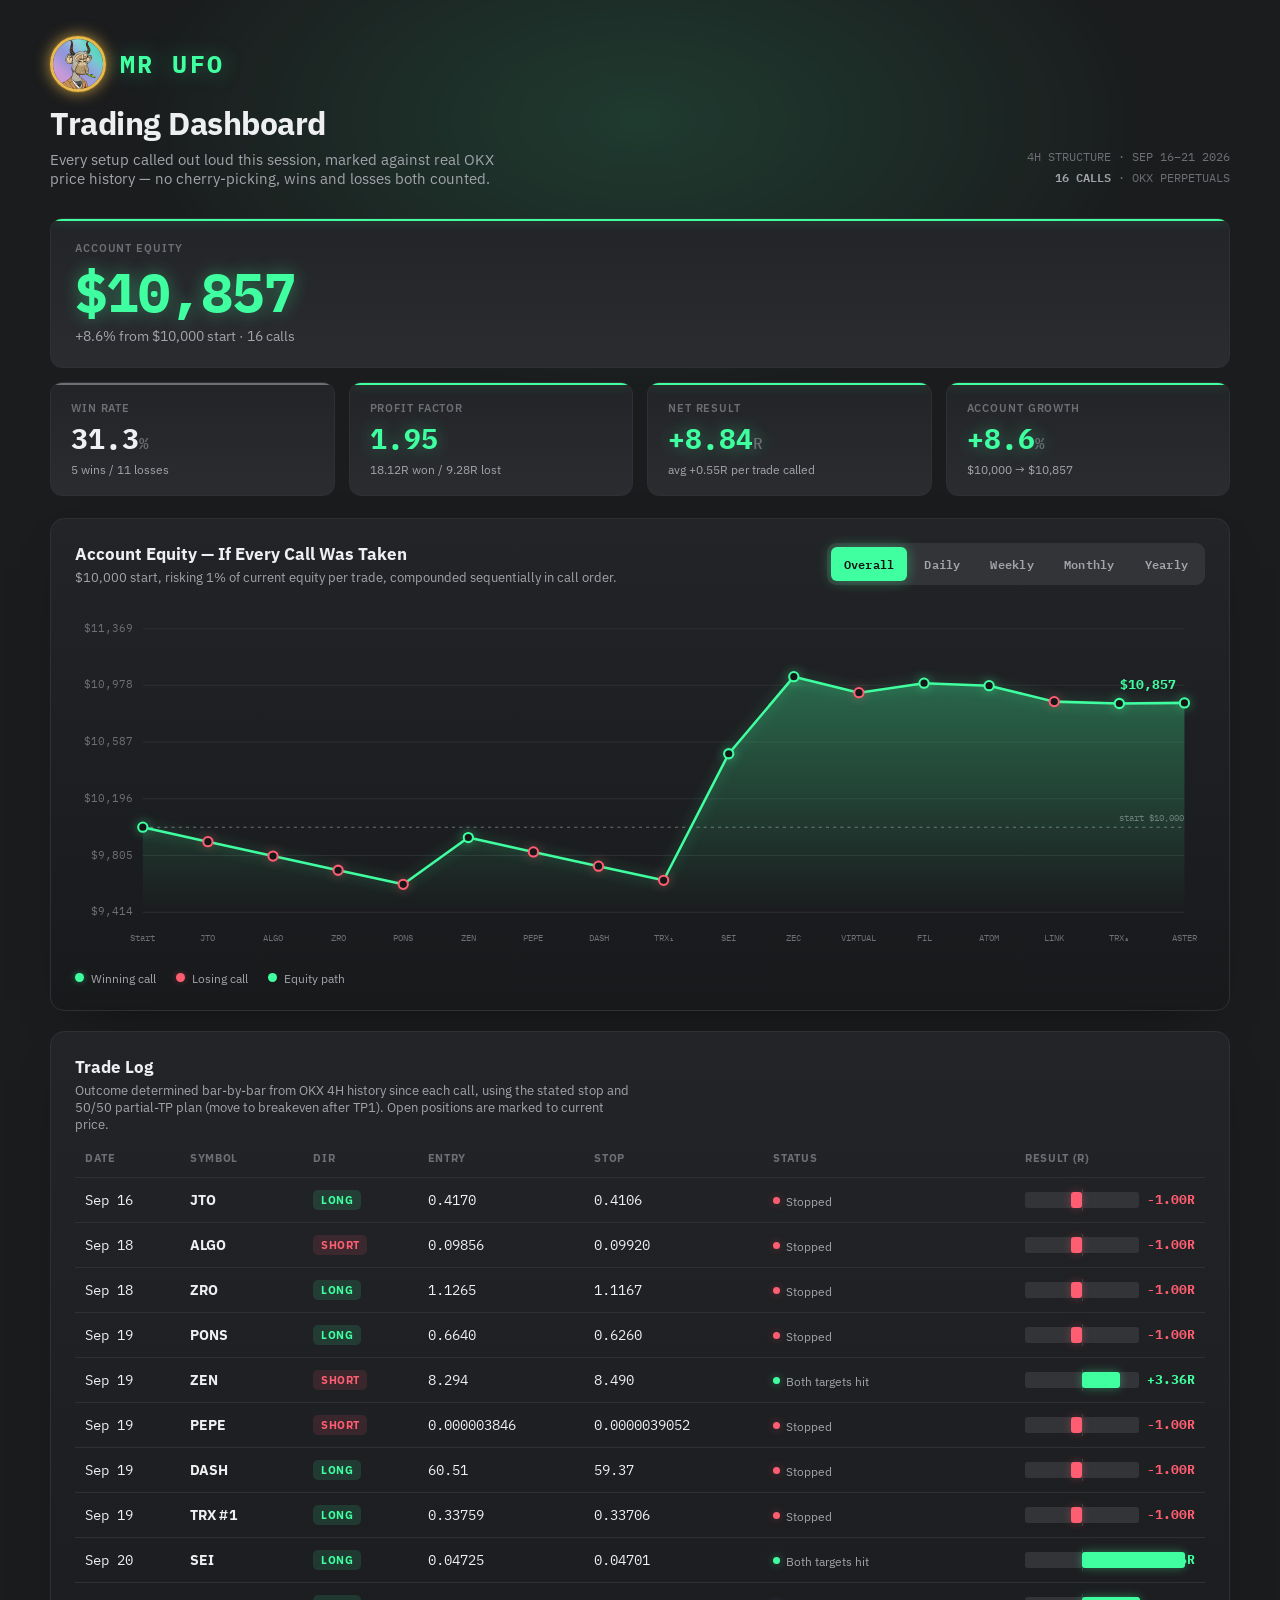
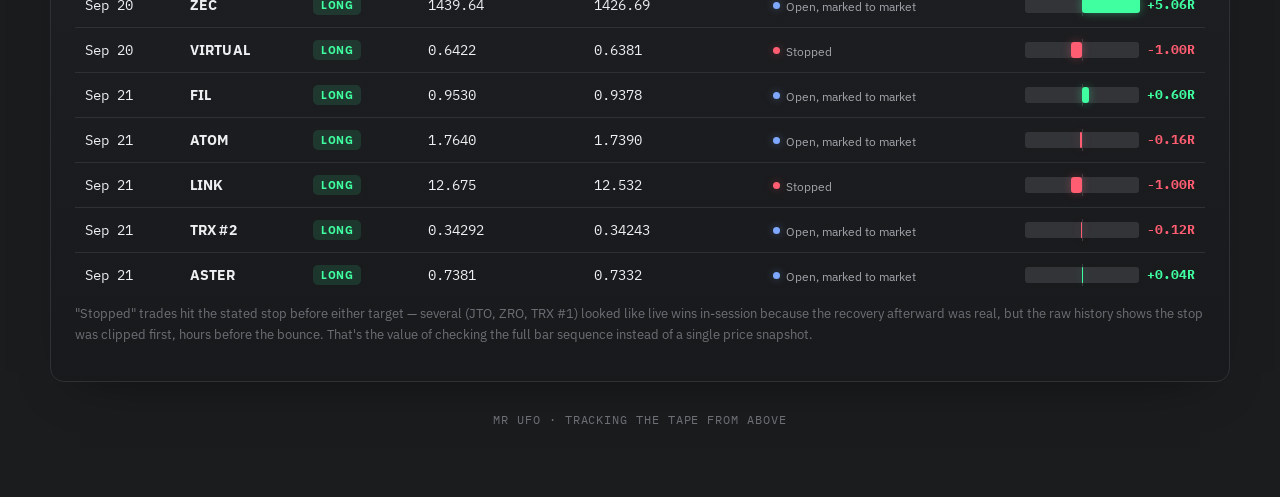
<file: trading-dashboard.html>
<!doctype html>
<title>MR UFO Trading Dashboard</title>
<meta charset="utf-8">
<meta name="viewport" content="width=device-width, initial-scale=1, viewport-fit=cover">
<link rel="preconnect" href="https://fonts.googleapis.com">
<link rel="preconnect" href="https://fonts.gstatic.com" crossorigin>
<link href="https://fonts.googleapis.com/css2?family=IBM+Plex+Sans:wght@400;500;600;700;800&family=IBM+Plex+Mono:wght@400;500;600;700&display=swap" rel="stylesheet">
<style>
  /* Deliberate single dark-world design (UFO HUD on dark grey) - painted explicitly so it
     holds regardless of viewer theme, per Marc's request for a specific dark grey look. */
  :root{
    --bg:#1B1C1E; --bg-2:#151618;
    --surface:#232427; --surface-2:#2B2C30; --surface-3:#333438;
    --border:#3A3C41; --border-soft:#2E3033;
    --text:#EEEFF1; --text-2:#A2A4AA; --text-3:#6D6F75;
    --accent:#3FFFA0; --accent-dim:#2BCC80; --accent-soft:#3FFFA01f; --accent-glow:#3FFFA066;
    --bad:#FF5E72; --bad-soft:#FF5E721f; --bad-glow:#FF5E7255;
    --grid:#2C2E32;
    padding-top:env(safe-area-inset-top,0px); padding-bottom:env(safe-area-inset-bottom,0px);
    color-scheme: dark;
  }
  *{box-sizing:border-box;}
  body{
    margin:0; background:var(--bg); color:var(--text);
    font-family:"IBM Plex Sans", system-ui, sans-serif;
    padding-inline:20px; padding-block:36px 70px;
    position:relative; overflow-x:hidden;
  }
  body::before{
    content:""; position:fixed; top:-20%; left:50%; translate:-50% 0;
    width:1100px; height:600px; pointer-events:none; z-index:0;
    background:radial-gradient(ellipse at center, var(--accent-glow) 0%, transparent 68%);
    opacity:.35; filter:blur(10px);
  }
  .wrap{ max-width:1180px; margin:0 auto; position:relative; z-index:1; }
  .mono{ font-family:"IBM Plex Mono", ui-monospace, monospace; font-variant-numeric:tabular-nums; }

  header{ display:flex; justify-content:space-between; align-items:flex-end; gap:16px; flex-wrap:wrap; margin-bottom:30px; }
  .kicker{ display:flex; align-items:center; gap:14px; font-family:"IBM Plex Mono",monospace; font-size:1.55rem; font-weight:700; letter-spacing:0.1em; color:var(--accent); text-shadow:0 0 22px var(--accent-glow); margin-bottom:10px; }
  .kicker .badge-icon{
    width:56px; height:56px; border-radius:50%; display:block; object-fit:cover;
    border:3px solid #E8B94D;
    box-shadow:
      0 0 0 1px #7A5A1E,
      0 0 14px 2px #E8B94D99,
      inset 0 0 6px 0 #FFE9B3AA;
  }
  h1{ font-size:2rem; font-weight:800; margin:0 0 6px; text-wrap:balance; letter-spacing:-0.015em; }
  .subtitle{ color:var(--text-2); font-size:0.93rem; margin:0; max-width:52ch; }
  .period{ font-family:"IBM Plex Mono",monospace; font-size:0.78rem; color:var(--text-3); text-align:right; line-height:1.7; }
  .period b{ color:var(--text-2); font-weight:600; }

  .tiles{ display:grid; grid-template-columns:repeat(4,1fr); gap:14px; margin-bottom:22px; }
  .tile{
    background:linear-gradient(180deg, var(--surface) 0%, var(--surface-2) 100%);
    border:1px solid var(--border-soft); border-radius:12px; padding:18px 20px;
    position:relative; overflow:hidden;
  }
  .tile::before{ content:""; position:absolute; top:0; left:0; right:0; height:2px; background:var(--tile-accent, var(--text-3)); box-shadow:0 0 12px var(--tile-glow, transparent); }
  .tile.good{ --tile-accent:var(--accent); --tile-glow:var(--accent-glow); }
  .tile .label{ font-size:0.7rem; text-transform:uppercase; letter-spacing:0.08em; color:var(--text-3); margin-bottom:10px; font-weight:600; }
  .tile .value{ font-family:"IBM Plex Mono",monospace; font-size:1.75rem; font-weight:700; line-height:1; }
  .tile .value.glow{ color:var(--accent); text-shadow:0 0 18px var(--accent-glow); }
  .tile .unit{ font-size:1rem; color:var(--text-3); font-weight:500; }
  .tile .sub{ font-size:0.78rem; color:var(--text-2); margin-top:8px; }
  .tile.hero{ grid-column:1/-1; padding:22px 24px; }
  .tile.hero .value{ font-size:3.4rem; letter-spacing:-0.01em; }
  .tile.hero .sub{ font-size:0.86rem; }

  .panel{
    background:linear-gradient(180deg, var(--surface) 0%, var(--bg-2) 130%);
    border:1px solid var(--border-soft); border-radius:14px; padding:24px; margin-bottom:20px;
    box-shadow:0 20px 50px -30px #00000090;
  }
  .panel h2{ font-size:1.05rem; font-weight:700; margin:0 0 4px; display:flex; align-items:center; gap:8px; }
  .panel .desc{ font-size:0.82rem; color:var(--text-2); margin:0 0 18px; max-width:70ch; }

  .tabs{ display:flex; gap:4px; background:var(--surface-3); border-radius:9px; padding:4px; flex:none; }
  .tab{
    font-family:"IBM Plex Mono", monospace; font-size:0.74rem; font-weight:600; letter-spacing:0.02em;
    background:transparent; border:none; color:var(--text-2); padding:7px 13px; border-radius:6px;
    cursor:pointer; transition:background .15s, color .15s;
  }
  .tab:hover{ color:var(--text); }
  .tab.active{ background:var(--accent); color:#0E1210; box-shadow:0 0 14px var(--accent-glow); }
  .bar-rect{ rx:3; }
  .bar-label{ font-size:9px; }
  .bar-value{ font-size:10px; font-weight:600; }

  svg text{ fill:var(--text-3); font-family:"IBM Plex Mono",monospace; font-size:10.5px; }
  .curve-line{ fill:none; stroke:var(--accent); stroke-width:2.5; stroke-linejoin:round; stroke-linecap:round; filter:drop-shadow(0 0 6px var(--accent-glow)); }
  .curve-area{ fill:url(#curveGrad); }
  .curve-dot{ fill:var(--bg-2); stroke:var(--accent); stroke-width:2; filter:drop-shadow(0 0 5px var(--accent-glow)); }
  .curve-dot.loss{ stroke:var(--bad); filter:drop-shadow(0 0 5px var(--bad-glow)); }
  .gridline{ stroke:var(--grid); stroke-width:1; }
  .baseline{ stroke:var(--text-3); stroke-width:1; stroke-dasharray:3 4; }

  table{ width:100%; border-collapse:collapse; font-size:0.86rem; }
  thead th{ text-align:left; font-size:0.7rem; text-transform:uppercase; letter-spacing:0.06em; color:var(--text-3); font-weight:700; padding:0 10px 12px; border-bottom:1px solid var(--border-soft); }
  tbody td{ padding:12px 10px; border-bottom:1px solid var(--border-soft); vertical-align:middle; }
  tbody tr:last-child td{ border-bottom:none; }
  tbody tr:hover td{ background:var(--surface-2); }
  .sym{ font-weight:700; letter-spacing:0.01em; }
  .dir-badge{ display:inline-block; font-size:0.66rem; font-weight:700; padding:3px 8px; border-radius:5px; letter-spacing:0.04em; }
  .dir-badge.long{ background:var(--accent-soft); color:var(--accent); }
  .dir-badge.short{ background:var(--bad-soft); color:var(--bad); }
  .status-badge{ display:inline-flex; align-items:center; gap:6px; font-size:0.78rem; color:var(--text-2); }
  .status-dot{ width:7px; height:7px; border-radius:50%; flex:none; }
  .status-dot.win{ background:var(--accent); box-shadow:0 0 8px var(--accent-glow); }
  .status-dot.loss{ background:var(--bad); box-shadow:0 0 8px var(--bad-glow); }
  .status-dot.open{ background:#7EA8FF; box-shadow:0 0 8px #7ea8ff66; }
  .r-cell{ width:190px; }
  .r-bar-track{ position:relative; height:16px; background:var(--surface-3); border-radius:3px; overflow:visible; }
  .r-bar-zero{ position:absolute; left:50%; top:-3px; bottom:-3px; width:1px; background:var(--border); }
  .r-bar-fill{ position:absolute; top:0; bottom:0; border-radius:3px; }
  .r-bar-fill.win{ background:var(--accent); left:50%; box-shadow:0 0 10px var(--accent-glow); }
  .r-bar-fill.loss{ background:var(--bad); right:50%; box-shadow:0 0 10px var(--bad-glow); }
  .r-value{ font-family:"IBM Plex Mono",monospace; font-weight:700; font-size:0.82rem; white-space:nowrap; margin-left:8px; }
  .r-value.win{ color:var(--accent); } .r-value.loss{ color:var(--bad); }
  .r-row{ display:flex; align-items:center; }

  .foot-note{ font-size:0.79rem; color:var(--text-3); line-height:1.65; margin-top:6px; }
  .legend{ display:flex; gap:20px; font-size:0.78rem; color:var(--text-2); margin-top:12px; flex-wrap:wrap; }
  .legend span{ display:inline-flex; align-items:center; gap:7px; }
  .legend i{ width:9px; height:9px; border-radius:50%; display:inline-block; }

  .signoff{ text-align:center; font-family:"IBM Plex Mono",monospace; font-size:0.72rem; color:var(--text-3); letter-spacing:0.08em; margin-top:30px; }

  @media (max-width:820px){
    .tiles{ grid-template-columns:repeat(2,1fr); }
    .r-cell{ width:130px; }
    table, thead, tbody, tr{ display:block; }
    thead{ display:none; }
    tbody tr{ border-bottom:1px solid var(--border-soft); padding:12px 0; }
    tbody td{ display:flex; justify-content:space-between; align-items:center; border:none; padding:4px 0; gap:12px; }
    tbody td::before{ content:attr(data-label); font-size:0.68rem; text-transform:uppercase; color:var(--text-3); letter-spacing:0.04em; }
    .r-cell{ width:auto; flex:1; }
  }
  @media (max-width:600px){
    body{ padding-inline:14px; padding-block:24px 50px; }
    header{ margin-bottom:20px; }
    .kicker{ font-size:1.05rem; gap:10px; }
    .kicker .badge-icon{ width:44px; height:44px; }
    h1{ font-size:1.55rem; }
    .period{ text-align:left; }
    .tiles{ gap:10px; margin-bottom:16px; }
    .tile{ padding:14px 14px; }
    .tile .value{ font-size:1.45rem; }
    .tile.hero{ padding:18px 16px; }
    .tile.hero .value{ font-size:2.8rem; }
    .panel{ padding:16px; }
    .tabs{ width:100%; overflow-x:auto; -webkit-overflow-scrolling:touch; }
    .tabs{ gap:2px; padding:3px; }
    .tab{ flex:1 1 auto; padding:8px 6px; font-size:0.68rem; }
    .legend{ gap:12px; }
  }
</style>

<div class="wrap">
  <header>
    <div>
      <div class="kicker"><img class="badge-icon" src="[data-uri]" alt=""> MR UFO</div>
      <h1>Trading Dashboard</h1>
      <p class="subtitle">Every setup called out loud this session, marked against real OKX price history &mdash; no cherry-picking, wins and losses both counted.</p>
    </div>
    <div class="period">4H STRUCTURE &middot; SEP 16&ndash;21 2026<br><b>16 CALLS</b> &middot; OKX PERPETUALS</div>
  </header>

  <div class="tiles">
    <div class="tile good hero">
      <div class="label">Account Equity</div>
      <div class="value glow" id="heroEquity">$10,857</div>
      <div class="sub" id="heroSub">+8.6% from $10,000 start</div>
    </div>
    <div class="tile">
      <div class="label">Win Rate</div>
      <div class="value">31.3<span class="unit">%</span></div>
      <div class="sub">5 wins / 11 losses</div>
    </div>
    <div class="tile good">
      <div class="label">Profit Factor</div>
      <div class="value glow">1.95</div>
      <div class="sub">18.12R won / 9.28R lost</div>
    </div>
    <div class="tile good">
      <div class="label">Net Result</div>
      <div class="value glow">+8.84<span class="unit">R</span></div>
      <div class="sub">avg +0.55R per trade called</div>
    </div>
    <div class="tile good">
      <div class="label">Account Growth</div>
      <div class="value glow">+8.6<span class="unit">%</span></div>
      <div class="sub">$10,000 &rarr; $10,857</div>
    </div>
  </div>

  <div class="panel">
    <div style="display:flex; justify-content:space-between; align-items:flex-start; flex-wrap:wrap; gap:14px; margin-bottom:4px;">
      <div>
        <h2 id="chartTitle">Account Equity &mdash; If Every Call Was Taken</h2>
        <p class="desc" id="chartDesc" style="margin-bottom:0;">$10,000 start, risking 1% of current equity per trade, compounded sequentially in call order.</p>
      </div>
      <div class="tabs" id="periodTabs">
        <button class="tab active" data-mode="overall">Overall</button>
        <button class="tab" data-mode="day">Daily</button>
        <button class="tab" data-mode="week">Weekly</button>
        <button class="tab" data-mode="month">Monthly</button>
        <button class="tab" data-mode="year">Yearly</button>
      </div>
    </div>
    <div style="margin-top:18px;">
    <svg id="curveChart" viewBox="0 0 1100 340" width="100%" style="overflow:visible;"></svg>
    </div>
    <div class="legend" id="chartLegend">
      <span><i style="background:var(--accent); box-shadow:0 0 6px var(--accent-glow);"></i>Winning call</span>
      <span><i style="background:var(--bad); box-shadow:0 0 6px var(--bad-glow);"></i>Losing call</span>
      <span><i style="background:var(--accent);"></i>Equity path</span>
    </div>
    <p class="foot-note" id="sparseNote" style="display:none;"></p>
  </div>

  <div class="panel">
    <h2>Trade Log</h2>
    <p class="desc">Outcome determined bar-by-bar from OKX 4H history since each call, using the stated stop and 50/50 partial-TP plan (move to breakeven after TP1). Open positions are marked to current price.</p>
    <div style="overflow-x:auto;">
    <table>
      <thead>
        <tr><th>Date</th><th>Symbol</th><th>Dir</th><th>Entry</th><th>Stop</th><th>Status</th><th>Result (R)</th></tr>
      </thead>
      <tbody id="tradeRows"></tbody>
    </table>
    </div>
    <p class="foot-note">"Stopped" trades hit the stated stop before either target &mdash; several (JTO, ZRO, TRX&nbsp;#1) looked like live wins in-session because the recovery afterward was real, but the raw history shows the stop was clipped first, hours before the bounce. That's the value of checking the full bar sequence instead of a single price snapshot.</p>
  </div>

  <div class="signoff">MR UFO &middot; TRACKING THE TAPE FROM ABOVE</div>
</div>

<script>
const trades = [
  {date:'Sep 16', iso:'2026-09-16', sym:'JTO', dir:'Long', entry:'0.4170', stop:'0.4106', status:'loss', label:'Stopped', R:-1.00},
  {date:'Sep 18', iso:'2026-09-18', sym:'ALGO', dir:'Short', entry:'0.09856', stop:'0.09920', status:'loss', label:'Stopped', R:-1.00},
  {date:'Sep 18', iso:'2026-09-18', sym:'ZRO', dir:'Long', entry:'1.1265', stop:'1.1167', status:'loss', label:'Stopped', R:-1.00},
  {date:'Sep 19', iso:'2026-09-19', sym:'PONS', dir:'Long', entry:'0.6640', stop:'0.6260', status:'loss', label:'Stopped', R:-1.00},
  {date:'Sep 19', iso:'2026-09-19', sym:'ZEN', dir:'Short', entry:'8.294', stop:'8.490', status:'win', label:'Both targets hit', R:3.36},
  {date:'Sep 19', iso:'2026-09-19', sym:'PEPE', dir:'Short', entry:'0.000003846', stop:'0.0000039052', status:'loss', label:'Stopped', R:-1.00},
  {date:'Sep 19', iso:'2026-09-19', sym:'DASH', dir:'Long', entry:'60.51', stop:'59.37', status:'loss', label:'Stopped', R:-1.00},
  {date:'Sep 19', iso:'2026-09-19', sym:'TRX #1', dir:'Long', entry:'0.33759', stop:'0.33706', status:'loss', label:'Stopped', R:-1.00},
  {date:'Sep 20', iso:'2026-09-20', sym:'SEI', dir:'Long', entry:'0.04725', stop:'0.04701', status:'win', label:'Both targets hit', R:9.06},
  {date:'Sep 20', iso:'2026-09-20', sym:'ZEC', dir:'Long', entry:'1439.64', stop:'1426.69', status:'open', label:'Open, marked to market', R:5.06},
  {date:'Sep 20', iso:'2026-09-20', sym:'VIRTUAL', dir:'Long', entry:'0.6422', stop:'0.6381', status:'loss', label:'Stopped', R:-1.00},
  {date:'Sep 21', iso:'2026-09-21', sym:'FIL', dir:'Long', entry:'0.9530', stop:'0.9378', status:'open', label:'Open, marked to market', R:0.60},
  {date:'Sep 21', iso:'2026-09-21', sym:'ATOM', dir:'Long', entry:'1.7640', stop:'1.7390', status:'open', label:'Open, marked to market', R:-0.16},
  {date:'Sep 21', iso:'2026-09-21', sym:'LINK', dir:'Long', entry:'12.675', stop:'12.532', status:'loss', label:'Stopped', R:-1.00},
  {date:'Sep 21', iso:'2026-09-21', sym:'TRX #2', dir:'Long', entry:'0.34292', stop:'0.34243', status:'open', label:'Open, marked to market', R:-0.12},
  {date:'Sep 21', iso:'2026-09-21', sym:'ASTER', dir:'Long', entry:'0.7381', stop:'0.7332', status:'open', label:'Open, marked to market', R:0.04},
];

const tbody = document.getElementById('tradeRows');
trades.forEach(t => {
  const tr = document.createElement('tr');
  const rPct = Math.max(-100, Math.min(100, t.R * 100 / 10)); // scale: 10R = full bar half
  const isWin = t.R >= 0;
  tr.innerHTML = `
    <td data-label="Date" class="mono">${t.date}</td>
    <td data-label="Symbol" class="sym">${t.sym}</td>
    <td data-label="Dir"><span class="dir-badge ${t.dir.toLowerCase()}">${t.dir.toUpperCase()}</span></td>
    <td data-label="Entry" class="mono">${t.entry}</td>
    <td data-label="Stop" class="mono">${t.stop}</td>
    <td data-label="Status"><span class="status-badge"><span class="status-dot ${t.status}"></span>${t.label}</span></td>
    <td data-label="Result" class="r-cell">
      <div class="r-row">
        <div class="r-bar-track" style="flex:1;">
          <div class="r-bar-zero"></div>
          <div class="r-bar-fill ${isWin ? 'win' : 'loss'}" style="width:${Math.abs(rPct)}%;"></div>
        </div>
        <span class="r-value ${isWin ? 'win' : 'loss'}">${t.R > 0 ? '+' : ''}${t.R.toFixed(2)}R</span>
      </div>
    </td>`;
  tbody.appendChild(tr);
});

// ---- equity sequence (source of truth for every view) ----
let equity = 10000;
const points = [{ label: 'Start', equity: 10000, status: null, date: new Date(trades[0].iso) }];
trades.forEach(t => {
  equity += equity * 0.01 * t.R;
  points.push({ label: t.sym.replace(' #1','₁').replace(' #2','₂'), equity, status: t.status, date: new Date(t.iso) });
});

const svg = document.getElementById('curveChart');
let W, H, padL, padR, padT, padB, plotW, plotH, compact;
function setDims() {
  compact = window.innerWidth < 600;
  if (compact) { W = 380; H = 300; padL = 54; padR = 14; padT = 24; padB = 34; }
  else { W = 1100; H = 340; padL = 66; padR = 20; padT = 24; padB = 40; }
  plotW = W - padL - padR; plotH = H - padT - padB;
  svg.setAttribute('viewBox', `0 0 ${W} ${H}`);
}
setDims();

// ---- hero equity tile (always in sync with the curve) ----
(function () {
  const end = points[points.length - 1].equity;
  const pct = (end - 10000) / 10000 * 100;
  document.getElementById('heroEquity').textContent = '$' + Math.round(end).toLocaleString('en-US');
  document.getElementById('heroSub').textContent = `${pct >= 0 ? '+' : ''}${pct.toFixed(1)}% from $10,000 start · ${trades.length} calls`;
})();

// ---- period bucketing: returns [{label, startEq, endEq, pct}] ----
function isoWeekKey(d) {
  const t = new Date(Date.UTC(d.getFullYear(), d.getMonth(), d.getDate()));
  const day = (t.getUTCDay() + 6) % 7; // Mon=0
  t.setUTCDate(t.getUTCDate() - day);
  return t.toISOString().slice(0, 10);
}
function bucketKey(date, mode) {
  if (mode === 'day') return date.toISOString().slice(0, 10);
  if (mode === 'week') return isoWeekKey(date);
  if (mode === 'month') return date.toISOString().slice(0, 7);
  if (mode === 'year') return String(date.getFullYear());
}
function bucketLabel(key, mode) {
  const months = ['Jan','Feb','Mar','Apr','May','Jun','Jul','Aug','Sep','Oct','Nov','Dec'];
  if (mode === 'day') { const d = new Date(key); return months[d.getMonth()] + ' ' + d.getDate(); }
  if (mode === 'week') { const d = new Date(key); return 'Wk of ' + months[d.getMonth()] + ' ' + d.getDate(); }
  if (mode === 'month') { const [y, m] = key.split('-'); return months[+m - 1] + ' ' + y; }
  if (mode === 'year') return key;
}
function getPeriods(mode) {
  const keys = [];
  const byKey = {};
  points.forEach((p, i) => {
    const k = bucketKey(p.date, mode);
    if (!byKey[k]) { byKey[k] = { key: k, startEq: i === 0 ? p.equity : points[i - 1].equity, endEq: p.equity, hasLoss: false, hasWin: false }; keys.push(k); }
    byKey[k].endEq = p.equity;
    if (i > 0) { if (p.status === 'loss') byKey[k].hasLoss = true; if (p.status === 'win' || p.equity > points[i-1].equity) byKey[k].hasWin = true; }
  });
  return keys.map(k => {
    const b = byKey[k];
    return { label: bucketLabel(k, mode), pct: (b.endEq - b.startEq) / b.startEq * 100, endEq: b.endEq };
  });
}

function renderOverall() {
  const minEq = Math.min(...points.map(p => p.equity)) * 0.98;
  const maxEq = Math.max(...points.map(p => p.equity)) * 1.03;
  const x = i => padL + (i / (points.length - 1)) * plotW;
  const y = v => padT + plotH - ((v - minEq) / (maxEq - minEq)) * plotH;

  let html = `<defs><linearGradient id="curveGrad" x1="0" y1="0" x2="0" y2="1">
    <stop offset="0%" stop-color="#3FFFA0" stop-opacity="0.32"/>
    <stop offset="100%" stop-color="#3FFFA0" stop-opacity="0"/>
  </linearGradient></defs>`;

  for (let g = 0; g <= 5; g++) {
    const val = minEq + (g / 5) * (maxEq - minEq);
    const gy = y(val);
    html += `<line class="gridline" x1="${padL}" y1="${gy}" x2="${W - padR}" y2="${gy}"/>`;
    html += `<text x="${padL - 10}" y="${gy + 3}" text-anchor="end">$${Math.round(val).toLocaleString()}</text>`;
  }
  html += `<line class="baseline" x1="${padL}" y1="${y(10000)}" x2="${W - padR}" y2="${y(10000)}"/>`;
  html += `<text x="${W - padR}" y="${y(10000) - 6}" text-anchor="end" style="font-size:9px;">start $10,000</text>`;

  let areaPath = `M ${x(0)} ${y(points[0].equity)}`;
  points.forEach((p, i) => { if (i > 0) areaPath += ` L ${x(i)} ${y(p.equity)}`; });
  areaPath += ` L ${x(points.length - 1)} ${padT + plotH} L ${x(0)} ${padT + plotH} Z`;
  html += `<path class="curve-area" d="${areaPath}"/>`;

  let linePath = `M ${x(0)} ${y(points[0].equity)}`;
  points.forEach((p, i) => { if (i > 0) linePath += ` L ${x(i)} ${y(p.equity)}`; });
  html += `<path class="curve-line" d="${linePath}"/>`;

  points.forEach((p, i) => {
    const cls = p.status === 'loss' ? 'loss' : '';
    const tip = `${p.label}${i === 0 ? '' : ' (' + p.date.toLocaleDateString('en-GB', { day: 'numeric', month: 'short', year: 'numeric' }) + ')'}\nEquity: $${p.equity.toLocaleString('en-US', { minimumFractionDigits: 2, maximumFractionDigits: 2 })}`;
    html += `<circle class="curve-dot ${cls}" cx="${x(i)}" cy="${y(p.equity)}" r="4.5"><title>${tip}</title></circle>`;
    html += `<circle cx="${x(i)}" cy="${y(p.equity)}" r="11" fill="transparent" style="cursor:pointer"><title>${tip}</title></circle>`;
    const step = compact ? Math.ceil(points.length / 5) : 1;
    if (i % step === 0) html += `<text x="${x(i)}" y="${H - 12}" text-anchor="middle" style="font-size:9px;">${p.label}</text>`;
  });
  const last = points[points.length - 1];
  html += `<text x="${x(points.length - 1) - 8}" y="${y(last.equity) - (compact ? 22 : 14)}" text-anchor="end" style="font-size:13px;font-weight:700;fill:#3FFFA0;">$${Math.round(last.equity).toLocaleString()}</text>`;
  svg.innerHTML = html;
}

function renderBars(mode) {
  const periods = getPeriods(mode);
  const maxAbs = Math.max(...periods.map(p => Math.abs(p.pct)), 1) * 1.25;
  const zeroY = padT + plotH / 2;
  const bw = Math.min(64, plotW / periods.length * 0.55);
  const gap = plotW / periods.length;
  const x = i => padL + gap * i + gap / 2;
  const yScale = v => (v / maxAbs) * (plotH / 2);

  let html = '';
  html += `<line class="gridline" x1="${padL}" y1="${zeroY}" x2="${W - padR}" y2="${zeroY}"/>`;
  html += `<text x="${padL - 10}" y="${zeroY + 3}" text-anchor="end">0%</text>`;
  [0.5, 1].forEach(f => {
    const gyUp = zeroY - yScale(maxAbs * f), gyDn = zeroY + yScale(maxAbs * f);
    html += `<line class="gridline" x1="${padL}" y1="${gyUp}" x2="${W - padR}" y2="${gyUp}"/>`;
    html += `<text x="${padL - 10}" y="${gyUp + 3}" text-anchor="end">+${(maxAbs * f).toFixed(1)}%</text>`;
    html += `<line class="gridline" x1="${padL}" y1="${gyDn}" x2="${W - padR}" y2="${gyDn}"/>`;
    html += `<text x="${padL - 10}" y="${gyDn + 3}" text-anchor="end">-${(maxAbs * f).toFixed(1)}%</text>`;
  });

  periods.forEach((p, i) => {
    const isPos = p.pct >= 0;
    const h = Math.max(2, Math.abs(yScale(p.pct)));
    const barY = isPos ? zeroY - h : zeroY;
    const fill = isPos ? '#3FFFA0' : '#FF5E72';
    const glow = isPos ? '#3FFFA066' : '#FF5E7255';
    html += `<rect class="bar-rect" x="${x(i) - bw/2}" y="${barY}" width="${bw}" height="${h}" fill="${fill}" rx="3" style="filter:drop-shadow(0 0 7px ${glow});"/>`;
    html += `<text class="bar-value" x="${x(i)}" y="${isPos ? barY - 7 : barY + h + 14}" text-anchor="middle" fill="${fill}" style="font-weight:700;">${p.pct > 0 ? '+' : ''}${p.pct.toFixed(2)}%</text>`;
    html += `<text class="bar-label" x="${x(i)}" y="${H - 12}" text-anchor="middle">${p.label}</text>`;
  });
  svg.innerHTML = html;
  return periods.length;
}

const chartMeta = {
  overall: { title: 'Account Equity — If Every Call Was Taken', desc: '$10,000 start, risking 1% of current equity per trade, compounded sequentially in call order.' },
  day: { title: 'Account Growth — Per Day', desc: 'Percent change in equity for each calendar day a call was made (or held).' },
  week: { title: 'Account Growth — Per Week', desc: 'Percent change in equity for each calendar week (Mon–Sun).' },
  month: { title: 'Account Growth — Per Month', desc: 'Percent change in equity for each calendar month.' },
  year: { title: 'Account Growth — Per Year', desc: 'Percent change in equity for each calendar year.' },
};

function renderChart(mode) {
  document.getElementById('chartTitle').textContent = chartMeta[mode].title;
  document.getElementById('chartDesc').textContent = chartMeta[mode].desc;
  const legend = document.getElementById('chartLegend');
  const note = document.getElementById('sparseNote');
  if (mode === 'overall') {
    renderOverall();
    legend.style.display = 'flex';
    note.style.display = 'none';
  } else {
    const n = renderBars(mode);
    legend.style.display = 'none';
    if (n <= 2) {
      note.style.display = 'block';
      note.textContent = `Only ${n} ${mode}${n === 1 ? '' : 's'} of calls tracked so far — this view fills in as more trading days accumulate.`;
    } else {
      note.style.display = 'none';
    }
  }
}

document.querySelectorAll('#periodTabs .tab').forEach(btn => {
  btn.addEventListener('click', () => {
    document.querySelectorAll('#periodTabs .tab').forEach(b => b.classList.remove('active'));
    btn.classList.add('active');
    renderChart(btn.dataset.mode);
  });
});

renderChart('overall');

let wasCompact = compact;
window.addEventListener('resize', () => {
  const c = window.innerWidth < 600;
  if (c === wasCompact) return;
  wasCompact = c;
  setDims();
  renderChart(document.querySelector('#periodTabs .tab.active').dataset.mode);
});
</script>
</file>
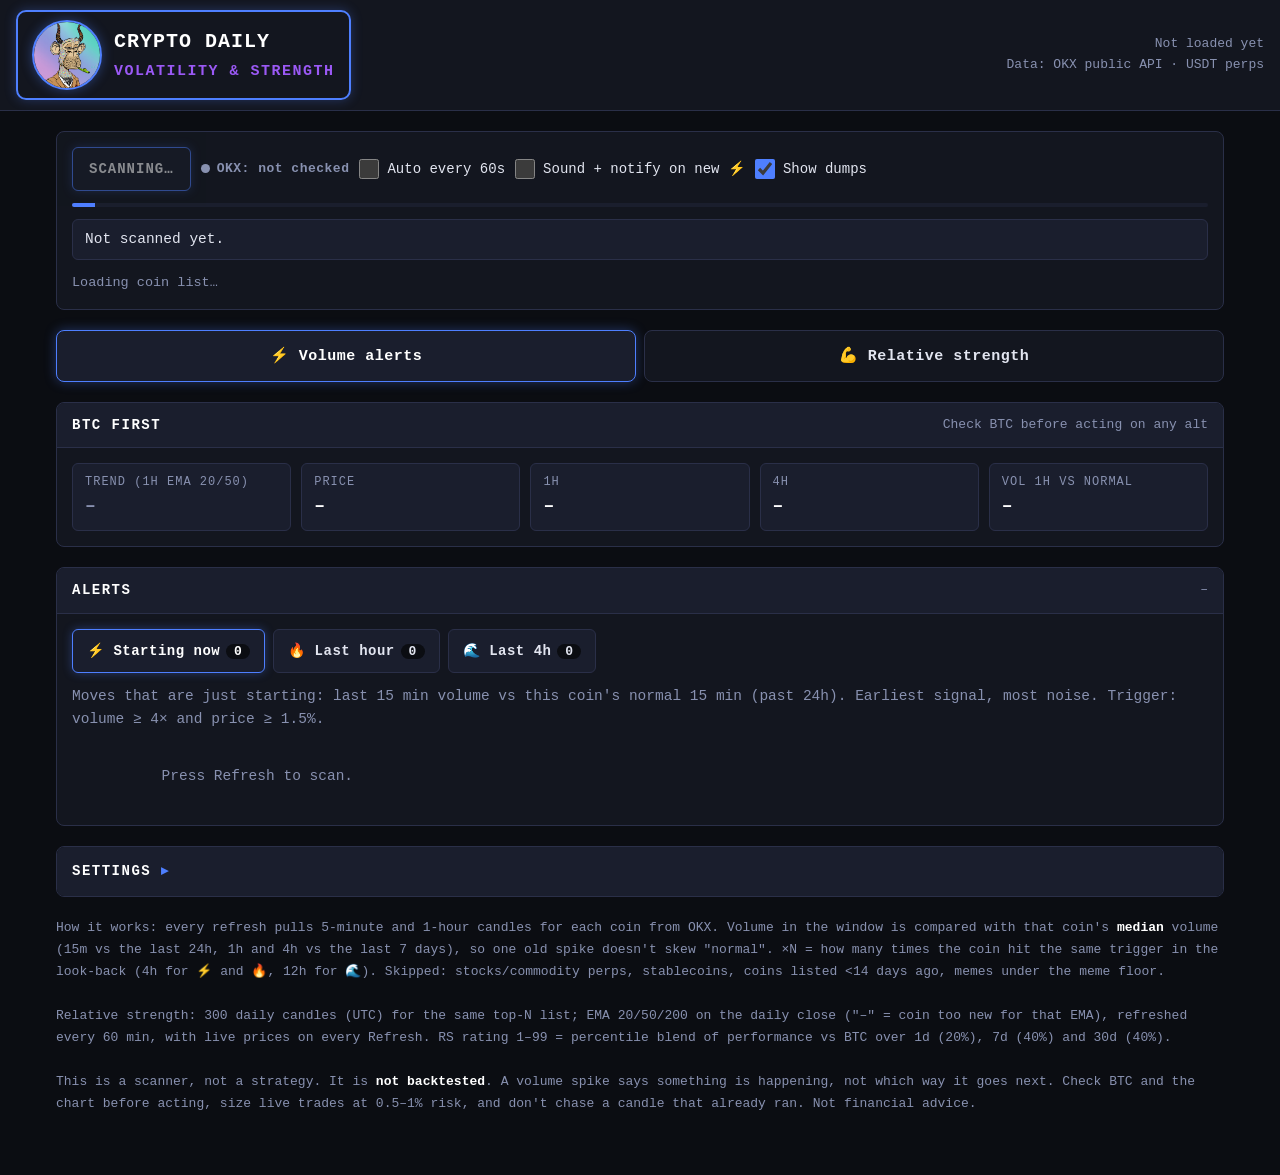
<file: volatility.html>
<!doctype html>
<html lang="en">
<head>
<meta charset="utf-8">
<meta name="viewport" content="width=device-width, initial-scale=1, viewport-fit=cover">
<title>Volatility Alerts</title>
<meta name="description" content="OKX USDT perps with abnormal volume spikes: starting now, last hour, last 4h.">
<style>
/* Crypto Daily brand. Single dark theme by design. Phone-first: nothing under 12px, grids collapse at ≤600px. */
*,*::before,*::after{box-sizing:border-box;margin:0;padding:0}
:root{
  --bg:#0b0d12;--surface:#13161f;--surface2:#1a1e2d;--border:#2a2f48;
  --text:#e2e5f0;--dim:#8891b0;
  --bull:#00d97e;--bear:#ff3d5a;--neutral:#f5a623;
  --bull-bg:rgba(0,217,126,.08);--bear-bg:rgba(255,61,90,.08);--neutral-bg:rgba(245,166,35,.08);
  --accent:#4e7fff;--accent2:#9b59f5;--white:#ffffff;
  --mono:'SF Mono','Fira Code','Courier New',monospace;
  color-scheme:dark;
}
html{-webkit-text-size-adjust:100%}
body{background:var(--bg);color:var(--text);font-family:var(--mono);font-size:16px;line-height:1.6}
a{color:var(--accent)}
:focus-visible{outline:2px solid var(--accent);outline-offset:2px}
b{color:var(--white)}

.brand-sticky{background:var(--surface);border-bottom:1px solid var(--border);padding:10px 16px;padding-top:calc(10px + env(safe-area-inset-top,0px));display:flex;align-items:center;gap:14px;flex-wrap:wrap;position:sticky;top:0;z-index:100}
.brand-block{display:flex;align-items:center;gap:12px;border:2px solid var(--accent);border-radius:10px;padding:8px 14px;box-shadow:0 0 12px rgba(78,127,255,.3)}
.brand-ape{width:70px;height:70px;border-radius:50%;border:2px solid var(--accent);object-fit:cover;object-position:top;box-shadow:0 0 12px rgba(78,127,255,.4);flex-shrink:0}
.brand-title{font-size:20px;font-weight:700;color:var(--white);letter-spacing:1px}
.brand-sub{font-size:15px;color:var(--accent2);letter-spacing:1.5px;text-transform:uppercase;margin-top:2px;font-weight:600}
.stamp{margin-left:auto;font-size:13px;color:var(--dim);text-align:right;line-height:1.6}
@media (max-width:600px){.brand-sticky{position:static}.stamp{margin-left:0;text-align:left}.brand-ape{width:52px;height:52px}.brand-title{font-size:18px}.brand-sub{font-size:13px}}

.wrap{max-width:1200px;margin:0 auto;padding-inline:16px;padding-block:20px 60px;display:grid;gap:20px}
.card{background:var(--surface);border:1px solid var(--border);border-radius:8px;overflow:hidden;min-width:0}
.card-hdr{padding:11px 15px;background:var(--surface2);border-bottom:1px solid var(--border);display:flex;align-items:center;justify-content:space-between;gap:8px;flex-wrap:wrap}
.card-title{font-size:14px;font-weight:700;letter-spacing:1.5px;text-transform:uppercase;color:var(--white)}
.card-hint{font-size:13px;color:var(--dim)}
.card-body{padding:15px;display:grid;gap:12px}
.dim{color:var(--dim)}
.bull{color:var(--bull)}.bear{color:var(--bear)}.neutral{color:var(--neutral)}

.bias{display:inline-flex;align-items:center;gap:7px;font-size:13px;font-weight:700;letter-spacing:1px;text-transform:uppercase;padding:4px 10px;border-radius:4px;width:max-content}
.bias-bull{background:var(--bull-bg);color:var(--bull);border:1px solid var(--bull)}
.bias-bear{background:var(--bear-bg);color:var(--bear);border:1px solid var(--bear)}
.bias-neutral{background:var(--neutral-bg);color:var(--neutral);border:1px solid var(--neutral)}
.bias::before{content:"";width:7px;height:7px;border-radius:50%;background:currentColor}
.tag{font-size:12.5px;font-weight:700;padding:3px 8px;border-radius:3px;letter-spacing:.5px;background:rgba(78,127,255,.12);color:var(--accent);border:1px solid rgba(78,127,255,.3);white-space:nowrap}
.tag-p{background:rgba(155,89,245,.12);color:var(--accent2);border-color:rgba(155,89,245,.3)}
.tag-o{background:var(--neutral-bg);color:var(--neutral);border-color:rgba(245,166,35,.3)}
.note{background:var(--surface2);border-left:3px solid var(--neutral);padding:10px 13px;border-radius:0 4px 4px 0;font-size:14.5px;line-height:1.6}
.note.err{border-left-color:var(--bear)}

/* controls */
.bar{display:flex;flex-wrap:wrap;gap:10px;align-items:center}
.btn{min-height:44px;background:var(--surface2);border:1px solid var(--border);color:var(--text);border-radius:6px;font:700 14px var(--mono);letter-spacing:1px;text-transform:uppercase;cursor:pointer;padding:0 16px}
.btn.primary{border-color:var(--accent);color:var(--white);box-shadow:0 0 10px rgba(78,127,255,.35)}
.btn:disabled{opacity:.5;cursor:wait}
.tgl{display:inline-flex;align-items:center;gap:8px;min-height:44px;font-size:14px;cursor:pointer}
.tgl input{width:20px;height:20px;accent-color:var(--accent)}
.status{font-size:13.5px;color:var(--dim)}
.conn{display:inline-flex;align-items:center;gap:7px;font-size:13px;font-weight:700;letter-spacing:.5px}
.conn::before{content:"";width:9px;height:9px;border-radius:50%;background:currentColor}
.done{font-size:14.5px;padding:8px 12px;border-radius:6px;border:1px solid var(--border);background:var(--surface2)}
.done.flash{animation:flash 1.6s ease-out}
.done.ok{border-color:var(--bull)}.done.bad{border-color:var(--bear);color:var(--bear)}
@keyframes flash{0%{background:rgba(78,127,255,.35)}100%{background:var(--surface2)}}
@media (prefers-reduced-motion:reduce){.done.flash{animation:none}}
.progress{height:4px;background:var(--surface2);border-radius:2px;overflow:hidden}
.progress i{display:block;height:100%;width:0;background:var(--accent);transition:width .2s}

/* btc bar */
.btc{display:grid;grid-template-columns:repeat(5,minmax(0,1fr));gap:10px}
.btc div{background:var(--surface2);border:1px solid var(--border);border-radius:6px;padding:9px 12px;min-width:0}
.btc span{display:block;font-size:12px;letter-spacing:1px;text-transform:uppercase;color:var(--dim)}
.btc b{font-size:18px;font-variant-numeric:tabular-nums}
@media (max-width:860px){.btc{grid-template-columns:repeat(2,minmax(0,1fr))}.btc div:first-child{grid-column:1/-1}}

/* lists */
.tabs{display:flex;gap:8px;flex-wrap:wrap}
.tab{min-height:44px;background:var(--surface2);border:1px solid var(--border);color:var(--text);border-radius:6px;font:700 14px var(--mono);letter-spacing:.5px;cursor:pointer;padding:0 14px}
.tab[aria-selected="true"]{border-color:var(--accent);color:var(--white);box-shadow:0 0 10px rgba(78,127,255,.35)}
.tab .n{display:inline-block;min-width:24px;margin-left:6px;padding:0 6px;border-radius:10px;background:var(--bg);font-size:13px}
.lead{font-size:14.5px;color:var(--dim)}
.alerts{display:grid;grid-template-columns:repeat(auto-fill,minmax(min(100%,340px),1fr));gap:12px}
.alert{border-left:4px solid var(--bull)}
.alert.dn{border-left-color:var(--bear)}
.alert .top{display:flex;align-items:center;gap:8px;flex-wrap:wrap}
.alert .sym{font-size:24px;font-weight:700;color:var(--white);letter-spacing:1px;line-height:1.1}
.alert .new{font-size:12px;font-weight:700;color:var(--bg);background:var(--neutral);padding:2px 7px;border-radius:3px;letter-spacing:1px}
.kv{display:grid;grid-template-columns:minmax(0,1fr) minmax(0,1fr);gap:8px 14px}
.kv div{min-width:0}
.kv span{display:block;font-size:12px;letter-spacing:1px;text-transform:uppercase;color:var(--dim)}
.kv b{font-size:16px;font-variant-numeric:tabular-nums;overflow-wrap:anywhere}
.spark{background:var(--bg);border:1px solid var(--border);border-radius:6px}
.spark .axis{display:flex;justify-content:space-between;gap:8px;padding:2px 8px 4px;font-size:12px;color:var(--dim)}
.spark svg{display:block;width:100%;height:auto}
.links{display:flex;gap:14px;flex-wrap:wrap;font-size:13.5px}
.links a{min-height:32px;display:inline-flex;align-items:center}
.empty{padding:22px 15px;text-align:center;color:var(--dim);font-size:14.5px}

/* settings */
details.card summary{cursor:pointer;list-style:none;padding:13px 15px;background:var(--surface2);font-size:14px;font-weight:700;letter-spacing:1.5px;text-transform:uppercase;color:var(--white);min-height:44px}
details.card summary::-webkit-details-marker{display:none}
details.card summary::after{content:" ▸";color:var(--accent)}
details[open].card summary::after{content:" ▾"}
.sets{display:grid;grid-template-columns:repeat(auto-fill,minmax(min(100%,260px),1fr));gap:14px 22px}
.set{display:grid;gap:4px;min-width:0}
.set label{font-size:13px;color:var(--dim);display:flex;justify-content:space-between;gap:8px}
.set label b{font-variant-numeric:tabular-nums}
.set input[type=range]{width:100%;accent-color:var(--accent);min-height:32px}
.grp{font-size:12.5px;letter-spacing:1.5px;text-transform:uppercase;color:var(--accent2);grid-column:1/-1;margin-top:4px}
footer{font-size:13px;color:var(--dim);line-height:1.7}

/* view switch */
.views{display:grid;grid-template-columns:1fr 1fr;gap:8px}
.view{min-height:52px;background:var(--surface);border:1px solid var(--border);color:var(--text);border-radius:8px;font:700 15px var(--mono);letter-spacing:.5px;cursor:pointer;padding:0 12px}
.view[aria-selected="true"]{border-color:var(--accent);color:var(--white);background:var(--surface2);box-shadow:0 0 12px rgba(78,127,255,.35)}

/* relative strength */
.tag-g{background:var(--bull-bg);color:var(--bull);border-color:rgba(0,217,126,.35)}
.tag-r{background:var(--bear-bg);color:var(--bear);border-color:rgba(255,61,90,.35)}
.how{display:grid;gap:6px;padding-left:20px;font-size:14.5px}
.how li::marker{color:var(--accent)}
.split{display:grid;grid-template-columns:minmax(0,1fr) minmax(0,1fr);gap:20px;align-items:start}
@media (max-width:900px){.split{grid-template-columns:1fr}}
.rlist{list-style:none;display:grid}
.rrow{display:grid;grid-template-columns:30px minmax(0,1fr) 92px 44px;gap:10px;align-items:center;padding:9px 15px;border-bottom:1px solid var(--border)}
.rrow:last-child{border-bottom:0}
.rk{font-size:13px;color:var(--dim);font-variant-numeric:tabular-nums}
.rsym{font-size:17px;color:var(--white);letter-spacing:.5px;margin-right:6px}
.rtags{display:inline-flex;gap:5px;flex-wrap:wrap;vertical-align:middle}
.rsub{font-size:13px;color:var(--dim);font-variant-numeric:tabular-nums;margin-top:2px}
.rsub b{font-weight:700}
.rspark svg{display:block;width:92px;height:34px}
.rating{display:grid;place-items:center;width:44px;height:36px;border-radius:6px;font-weight:700;font-size:16px;border:1px solid var(--border);background:var(--surface2);font-variant-numeric:tabular-nums}
.rating.hi{color:var(--bull);border-color:var(--bull);background:var(--bull-bg)}
.rating.lo{color:var(--bear);border-color:var(--bear);background:var(--bear-bg)}
@media (max-width:440px){.rrow{grid-template-columns:26px minmax(0,1fr) 44px}.rspark{display:none}}
.filters{display:flex;gap:8px;flex-wrap:wrap;align-items:center}
.chip{min-height:40px;background:var(--surface2);border:1px solid var(--border);color:var(--text);border-radius:6px;font:700 13px var(--mono);letter-spacing:.5px;cursor:pointer;padding:0 12px}
.chip[aria-pressed="true"]{border-color:var(--accent);color:var(--white);box-shadow:0 0 8px rgba(78,127,255,.35)}
.search{min-height:44px;background:var(--bg);border:1px solid var(--border);color:var(--text);border-radius:6px;font:15px var(--mono);padding:0 12px;width:min(100%,220px)}
.tbl-wrap{overflow-x:auto;border:1px solid var(--border);border-radius:6px;max-height:75vh;overflow-y:auto}
table.rs{border-collapse:separate;border-spacing:0;width:100%;font-size:13.5px;font-variant-numeric:tabular-nums}
table.rs th,table.rs td{padding:7px 10px;white-space:nowrap;text-align:right;border-bottom:1px solid var(--border)}
table.rs th{position:sticky;top:0;z-index:2;background:var(--surface2);color:var(--dim);font-size:12px;letter-spacing:.5px;text-transform:uppercase;cursor:pointer;user-select:none}
table.rs th[aria-sort="descending"]::after{content:" ▾";color:var(--accent)}
table.rs th[aria-sort="ascending"]::after{content:" ▴";color:var(--accent)}
table.rs td:first-child,table.rs th:first-child{position:sticky;left:0;text-align:left;background:var(--surface);z-index:1}
table.rs th:first-child{z-index:3;background:var(--surface2)}
table.rs tbody tr:hover td{background:var(--surface2)}
table.rs td:first-child b{color:var(--white)}
table.rs td:first-child small{color:var(--dim);font-size:12px;margin-right:6px}
.breadth{font-size:14.5px}
.emad{display:inline-flex;gap:8px;font-size:13px;font-weight:700;vertical-align:middle}
.emad i{font-style:normal}

</style>
</head>
<body>
<div class="brand-sticky">
  <div class="brand-block">
    <img class="brand-ape" src="BASC.png" alt="Mr UFO">
    <div>
      <div class="brand-title">CRYPTO DAILY</div>
      <div class="brand-sub">Volatility &amp; Strength</div>
    </div>
  </div>
  <div class="stamp"><span id="stamp">Not loaded yet</span><br>Data: OKX public API · USDT perps</div>
</div>

<main class="wrap">

  <section class="card">
    <div class="card-body">
      <div class="bar">
        <button class="btn primary" id="refresh">↻ Refresh</button>
        <span class="conn dim" id="conn">OKX: not checked</span>
        <label class="tgl"><input type="checkbox" id="auto"> Auto every 60s</label>
        <label class="tgl"><input type="checkbox" id="sound"> Sound + notify on new ⚡</label>
        <label class="tgl"><input type="checkbox" id="dumps" checked> Show dumps</label>
      </div>
      <div class="progress" aria-hidden="true"><i id="prog"></i></div>
      <div class="done" id="done" role="status" aria-live="polite">Not scanned yet.</div>
      <div class="status" id="status">Press Refresh to scan.</div>
    </div>
  </section>

  <div class="views" role="tablist" aria-label="View">
    <button class="view" role="tab" data-view="alerts" aria-selected="true">⚡ Volume alerts</button>
    <button class="view" role="tab" data-view="rs" aria-selected="false">💪 Relative strength</button>
  </div>

  <div id="view-alerts" style="display:grid;gap:20px">
  <section class="card" aria-labelledby="btc-t">
    <div class="card-hdr"><span class="card-title" id="btc-t">BTC first</span><span class="card-hint">Check BTC before acting on any alt</span></div>
    <div class="card-body">
      <div class="btc" id="btc">
        <div><span>Trend (1H EMA 20/50)</span><b class="dim">–</b></div>
        <div><span>Price</span><b>–</b></div>
        <div><span>1h</span><b>–</b></div>
        <div><span>4h</span><b>–</b></div>
        <div><span>Vol 1h vs normal</span><b>–</b></div>
      </div>
    </div>
  </section>

  <section class="card" aria-labelledby="list-t">
    <div class="card-hdr"><span class="card-title" id="list-t">Alerts</span><span class="card-hint" id="universe">–</span></div>
    <div class="card-body">
      <div class="tabs" role="tablist">
        <button class="tab" role="tab" data-list="now" aria-selected="true">⚡ Starting now<span class="n" id="n-now">0</span></button>
        <button class="tab" role="tab" data-list="hour" aria-selected="false">🔥 Last hour<span class="n" id="n-hour">0</span></button>
        <button class="tab" role="tab" data-list="h4" aria-selected="false">🌊 Last 4h<span class="n" id="n-h4">0</span></button>
      </div>
      <p class="lead" id="lead"></p>
      <div class="alerts" id="alerts"></div>
    </div>
  </section>

  </div>

  <div id="view-rs" style="display:grid;gap:20px" hidden>
    <section class="card" aria-labelledby="rs-t">
      <div class="card-hdr"><span class="card-title" id="rs-t">Relative strength vs BTC</span><span class="card-hint" id="rs-uni">–</span></div>
      <div class="card-body">
        <div class="btc" id="rs-btc">
          <div><span>BTC vs daily EMA 20·50·200</span><b class="dim">–</b></div>
          <div><span>BTC 7d</span><b>–</b></div>
          <div><span>BTC 30d</span><b>–</b></div>
          <div><span>Alts beating BTC 7d</span><b>–</b></div>
          <div><span>Alts above 20D EMA</span><b>–</b></div>
        </div>
        <p class="breadth" id="rs-read"></p>
        <details><summary class="dim" style="cursor:pointer;min-height:32px">How to use this (tap)</summary>
          <ol class="how">
            <li><b>Longs come from the Leaders.</b> Only when BTC's daily trend is up or flat. The best ones show <span class="tag tag-g">RS 30d high</span> and <span class="tag tag-g">Holds red days</span> and are not <span class="tag tag-o">Extended</span>. Prefer coins above all three daily EMAs (▲20 ▲50 ▲200, same as the Crypto Daily overview). Buy pullbacks toward the 20 EMA, not green candles.</li>
            <li><b>Shorts come from the Laggards.</b> Only when BTC is in a downtrend. Best: <span class="tag tag-r">RS 30d low</span> + <span class="tag tag-r">Bleeds red days</span> + below all three daily EMAs (▼20 ▼50 ▼200).</li>
            <li><b>Red-day edge is the real test.</b> It's the coin's average daily result minus BTC's on days BTC closed red (last 30 days). A coin that holds up while BTC dumps is usually first to run when BTC turns.</li>
            <li><b>Watch the beta.</b> <span class="tag tag-p">High beta</span> coins (≥2) outperform in every rally just by moving harder. If the red-day edge is negative, that outperformance is leverage, not strength.</li>
            <li><b>Breadth sets the mode.</b> Over 60% of alts beating BTC = alt-friendly market. Under 30% = BTC dominance phase: trade only the top leaders, or BTC itself.</li>
          </ol>
        </details>
      </div>
    </section>

    <div class="split">
      <section class="card" aria-labelledby="lead-t">
        <div class="card-hdr"><span class="card-title bull" id="lead-t">🟢 Leaders · top 25</span><span class="card-hint">Strongest vs BTC</span></div>
        <ul class="rlist" id="rs-leaders"><li class="empty">Loading…</li></ul>
      </section>
      <section class="card" aria-labelledby="lag-t">
        <div class="card-hdr"><span class="card-title bear" id="lag-t">🔴 Laggards · bottom 25</span><span class="card-hint">Weakest vs BTC</span></div>
        <ul class="rlist" id="rs-laggards"><li class="empty">Loading…</li></ul>
      </section>
    </div>

    <section class="card" aria-labelledby="all-t">
      <div class="card-hdr"><span class="card-title" id="all-t">Full list</span><span class="card-hint" id="rs-count">–</span></div>
      <div class="card-body">
        <div class="filters">
          <input class="search" id="rs-q" type="search" placeholder="Search coin" aria-label="Search coin">
          <button class="chip" data-f="nh" aria-pressed="false">RS 30d high</button>
          <button class="chip" data-f="nl" aria-pressed="false">RS 30d low</button>
          <button class="chip" data-f="up" aria-pressed="false">Above all EMAs</button>
          <button class="chip" data-f="hold" aria-pressed="false">Holds red days</button>
          <button class="chip" data-f="fresh" aria-pressed="false">Not extended</button>
        </div>
        <div class="tbl-wrap"><table class="rs" id="rs-table"></table></div>
        <p class="dim" style="font-size:13px">Tap a column header to sort. "vs BTC" = % change of the COIN/BTC ratio, i.e. how much better or worse than simply holding BTC.</p>
      </div>
    </section>
  </div>

  <details class="card" id="settings">
    <summary>Settings</summary>
    <div class="card-body">
      <div class="sets" id="sets"></div>
      <div class="bar"><button class="btn" id="reset">Reset to defaults</button></div>
      <p class="note">Coin filters (top N, meme floor, new listings) apply on the next Refresh. Trigger sliders apply right away.</p>
    </div>
  </details>

  <footer>
    How it works: every refresh pulls 5-minute and 1-hour candles for each coin from OKX. Volume in the window is compared with that coin's <b>median</b> volume
    (15m vs the last 24h, 1h and 4h vs the last 7 days), so one old spike doesn't skew "normal". ×N = how many times the coin hit the same trigger
    in the look-back (4h for ⚡ and 🔥, 12h for 🌊). Skipped: stocks/commodity perps, stablecoins, coins listed &lt;14 days ago, memes under the meme floor.

    <br><br>Relative strength: 300 daily candles (UTC) for the same top-N list; EMA 20/50/200 on the daily close ("–" = coin too new for that EMA), refreshed every 60 min, with live prices on every Refresh.
    RS rating 1–99 = percentile blend of performance vs BTC over 1d (20%), 7d (40%) and 30d (40%).
    <br><br>This is a scanner, not a strategy. It is <b>not backtested</b>. A volume spike says something is happening, not which way it goes next.
    Check BTC and the chart before acting, size live trades at 0.5–1% risk, and don't chase a candle that already ran. Not financial advice.
  </footer>
</main>

<script>
(() => {
'use strict';
const API = 'https://www.okx.com/api/v5';

const MEMES = new Set(('DOGE PEPE SHIB BONK WIF FLOKI BOME MEME NEIRO NEIROETH TURBO PNUT MOODENG POPCAT MEW BRETT TRUMP MELANIA FARTCOIN GOAT PENGU SPX ' +
  'ACT CHILLGUY DOGS NOT MOG BABYDOGE PEOPLE SATS ORDI RATS CAT MUBARAK USELESS PUMP LUCE GIGA PONKE SLERF MYRO WEN BAN TST BROCCOLI ' +
  'AIDOGE ELON LADYS VINE JELLYJELLY HIPPO KOMA DEGEN TOSHI SUNDOG HMSTR CATI X 1000SATS PIPPIN AI16Z ZEREBRO FWOG MICHI').split(' '));
const STABLES = new Set('USDC USDE FDUSD DAI TUSD USD1 PYUSD RLUSD USDG USDD EURC USTC'.split(' '));

const DEFAULTS = {topN:200, memeLiq:50, minAge:14,
  nowX:4, nowPct:1.5, hourX:3, hourPct:3, h4X:2.5, h4Pct:5};
const SLIDERS = [
  ['grp','Which coins'],
  ['topN','Scan the top', 50, 280, 10, v => v + ' coins (24h vol)'],
  ['memeLiq','Meme coins need', 10, 300, 5, v => '$' + v + 'M'],
  ['minAge','Skip new listings under', 0, 60, 1, v => v + ' days'],
  ['grp','⚡ Starting now (15m)'],
  ['nowX','Volume ≥', 2, 10, 0.5, v => v + '× normal'],
  ['nowPct','Price move ≥', 0.5, 5, 0.1, v => v + '%'],
  ['grp','🔥 Last hour'],
  ['hourX','Volume ≥', 1.5, 8, 0.5, v => v + '× normal'],
  ['hourPct','Price move ≥', 1, 10, 0.5, v => v + '%'],
  ['grp','🌊 Last 4h'],
  ['h4X','Volume ≥', 1.5, 6, 0.5, v => v + '× normal'],
  ['h4Pct','Price move ≥', 2, 20, 0.5, v => v + '%'],
];

const LISTS = {
  now:  {name:'⚡ Fast move', win:3,  back:3,  look:48, step:3,  xKey:'nowX',  pKey:'nowPct',  base:'b15', chartBars:48,
         lead:'Moves that are just starting: last 15 min volume vs this coin\'s normal 15 min (past 24h). Earliest signal, most noise.'},
  hour: {name:'🔥 Big move',  win:12, back:12, look:48, step:3,  xKey:'hourX', pKey:'hourPct', base:'b1h', chartBars:72,
         lead:'Moves already under way: last hour volume vs this coin\'s normal hour (past 7 days).'},
  h4:   {name:'🌊 Swing move', win:48, back:48, look:144, step:12, xKey:'h4X',   pKey:'h4Pct',   base:'b4h', chartBars:240,
         lead:'Bigger swings: last 4h volume vs this coin\'s normal 4h (past 7 days). For swing setups, not scalps.'},
};

// ---------- storage (per-viewer convenience only) ----------
const store = {
  get(k, d){ try { const v = localStorage.getItem('vt_' + k); return v == null ? d : JSON.parse(v); } catch { return d; } },
  set(k, v){ try { localStorage.setItem('vt_' + k, JSON.stringify(v)); } catch {} }
};
let S = Object.assign({}, DEFAULTS, store.get('settings', {}));
let activeList = store.get('tab', 'now');
if (['#now', '#hour', '#h4'].includes(location.hash)) activeList = location.hash.slice(1);
let data = null;          // last scan
let seenNow = new Set(store.get('seenNow', []));
const h1Cache = new Map();
let busy = false, timer = null, lastAt = null, prevKeys = null;

const $ = id => document.getElementById(id);

// ---------- helpers ----------
const median = a => { if (!a.length) return NaN; const s = [...a].sort((x, y) => x - y), m = s.length >> 1; return s.length % 2 ? s[m] : (s[m - 1] + s[m]) / 2; };
const sum = (a, i, j) => { let t = 0; for (let k = i; k < j; k++) t += a[k]; return t; };
const fmtUsd = v => v >= 1e9 ? '$' + (v / 1e9).toFixed(2) + 'B' : v >= 1e6 ? '$' + (v / 1e6).toFixed(2) + 'M' : v >= 1e3 ? '$' + (v / 1e3).toFixed(0) + 'K' : '$' + v.toFixed(0);
const fmtPx = v => v >= 1000 ? v.toLocaleString('en-US', {maximumFractionDigits: 1}) : v >= 1 ? v.toFixed(v >= 100 ? 2 : 4) : v.toPrecision(4);
const fmtPct = v => (v >= 0 ? '+' : '') + (v * 100).toFixed(2) + '%';
const cls = v => v >= 0 ? 'bull' : 'bear';
const esc = s => String(s).replace(/[&<>"]/g, c => ({'&':'&amp;','<':'&lt;','>':'&gt;','"':'&quot;'}[c]));
const utc = d => d.toISOString().slice(0, 19).replace('T', ' ') + ' UTC';
const ago = d => { const s = Math.round((Date.now() - d) / 1000); return s < 60 ? s + 's ago' : Math.floor(s / 60) + 'm ' + (s % 60) + 's ago'; };

// Throttled fetch: OKX candles allow 40 req / 2s per IP, we stay at ~18/s.
let lastStart = 0;
async function okx(path, tries = 4){
  for (let i = 0; i < tries; i++){
    const wait = Math.max(0, lastStart + 55 - Date.now());
    lastStart = Date.now() + wait;
    if (wait) await new Promise(r => setTimeout(r, wait));
    try {
      const r = await fetch(API + path, {cache: 'no-store'});
      const j = await r.json();
      if (j.code === '0') return j.data;
      if (j.code === '50011') { await new Promise(r => setTimeout(r, 1200 * (i + 1))); continue; }
      throw new Error('OKX ' + j.code + ' ' + j.msg);
    } catch (e) {
      if (i === tries - 1) throw e;
      await new Promise(r => setTimeout(r, 800 * (i + 1)));
    }
  }
}
async function pool(items, n, fn){
  let i = 0;
  await Promise.all(Array.from({length: n}, async () => { while (i < items.length) { const k = i++; await fn(items[k], k); } }));
}

// Candles come newest-first: [ts,o,h,l,c,vol,volCcy,volCcyQuote,confirm]
const parse = rows => rows.slice().reverse().map(r => ({t: +r[0], c: +r[4], v: +r[7]}));

// ---------- analysis ----------
function analyse(sym, m5, h1){
  const N = m5.length, M = h1.length;
  if (N < 120 || M < 48) return null;
  const c = m5.map(x => x.c), v = m5.map(x => x.v), hv = h1.map(x => x.v);
  // Baselines: 15m = median of non-overlapping 15m blocks over the past ~24h (excluding the window itself)
  const b15s = []; for (let e = N - 3; e - 3 >= 0; e -= 3) b15s.push(sum(v, e - 3, e));
  // 1h and 4h from hourly candles, skipping the last 2 hours (current partial + window)
  const done = hv.slice(0, M - 2);
  const b4s = []; for (let e = done.length; e - 4 >= 0; e -= 4) b4s.push(sum(done, e - 4, e));
  const base = {b15: median(b15s.slice(0, 96)), b1h: median(done), b4h: median(b4s)};
  if (!(base.b15 > 0 && base.b1h > 0 && base.b4h > 0)) return null;
  // window metrics ending at bar index e (exclusive)
  const at = (L, e) => {
    const vol = sum(v, e - L.win, e), b = base[L.base];
    return {vol, ratio: vol / b, ch: c[e - 1] / c[e - 1 - L.back] - 1};
  };
  const res = {sym, price: c[N - 1], base, m5, h1c: h1.map(x => x.c), lists: {}};
  for (const [k, L] of Object.entries(LISTS)){
    const cur = at(L, N);
    // repeat count: how often the trigger fired within the look-back
    const hist = [];
    for (let e = N; e - L.win - L.back - 1 >= 0 && N - e < L.look; e -= L.step) hist.push(at(L, e));
    res.lists[k] = {...cur, hist};
  }
  res.ch24 = c[N - 1] / c[Math.max(0, N - 289)] - 1;
  return res;
}

const fires = (m, L) => m.ratio >= S[L.xKey] && Math.abs(m.ch) * 100 >= S[L.pKey] && (S.dumps !== false || m.ch > 0);

// ---------- scan ----------
// Shared coin universe: top N eligible USDT perps by 24h dollar volume
async function getUniverse(){
  const t0 = performance.now();
  const [inst, tick] = await Promise.all([okx('/public/instruments?instType=SWAP'), okx('/market/tickers?instType=SWAP')]);
  setConn(true, Math.round(performance.now() - t0) + ' ms');
  const meta = new Map(inst.map(x => [x.instId, x]));
  const now = Date.now();
  const all = []; let btcRow = null;
  for (const t of tick){
    const m = meta.get(t.instId);
    if (!m || !t.instId.endsWith('-USDT-SWAP') || m.state !== 'live') continue;
    const sym = t.instId.replace('-USDT-SWAP', '');
    const usd = +t.volCcy24h * +t.last, last = +t.last;
    if (sym === 'BTC') { btcRow = {id: t.instId, sym, usd, last, btc: true}; continue; }
    const why = m.instCategory !== '1' || STABLES.has(sym) ? 'other'
      : MEMES.has(sym) && usd < S.memeLiq * 1e6 ? 'meme'
      : now - +m.listTime < S.minAge * 864e5 ? 'young' : null;
    all.push({id: t.instId, sym, usd, last, why});
  }
  // skip counts only for coins that would have ranked inside the cut
  all.sort((a, b) => b.usd - a.usd);
  const ok = all.filter(x => !x.why).slice(0, S.topN);
  const floor = ok.length ? ok[ok.length - 1].usd : 0;
  const skipped = {meme: 0, young: 0, other: 0};
  all.forEach(x => { if (x.why && x.usd >= floor) skipped[x.why]++; });
  return {ok, floor, skipped, btcRow, uni: btcRow ? [btcRow, ...ok] : ok};
}
const skipTxt = sk => `Skipped ${sk.meme} memes under ${S.memeLiq}M, ${sk.young} new listings, ${sk.other} stocks/commodities/stables.`;

async function scan(){
  if (busy) return; busy = true;
  $('refresh').disabled = true;
  const btnTxt = t => $('refresh').textContent = t;
  btnTxt('Scanning…');
  const t0 = performance.now();
  const prog = p => $('prog').style.width = (p * 100).toFixed(0) + '%';
  const status = t => $('status').textContent = t;
  try {
    status('Loading coin list…'); prog(0.02);
    const {ok, floor, skipped, uni} = await getUniverse();
    const out = []; let done = 0, failed = 0;
    status(`Scanning ${uni.length} coins…`);
    await pool(uni, 12, async u => {
      try {
        // 7-day hourly baseline changes slowly: reuse it for 30 min, so later refreshes need one request per coin
        const hc = h1Cache.get(u.id), fresh = hc && Date.now() - hc.at < 30 * 60e3;
        const [a, b] = await Promise.all([
          okx(`/market/candles?instId=${u.id}&bar=5m&limit=300`),
          fresh ? hc.rows : okx(`/market/candles?instId=${u.id}&bar=1H&limit=170`)
        ]);
        if (!fresh) h1Cache.set(u.id, {at: Date.now(), rows: b});
        const r = analyse(u.sym, parse(a), parse(b));
        if (r) out.push(Object.assign(r, {id: u.id, usd: u.usd, btc: u.btc}));
      } catch (e) { failed++; }
      done++; prog(0.05 + 0.95 * done / uni.length);
      status(`Scanning ${done}/${uni.length} coins…`); btnTxt(`Scanning ${done}/${uni.length}`);
    });
    data = {at: new Date(), coins: out, n: ok.length, floor, skipped, failed};
    lastAt = data.at; tickStamp();
    $('universe').textContent = `Top ${data.n} coins · down to ${fmtUsd(floor)}/24h`;
    status(`Done: ${out.filter(c => !c.btc).length} of top ${ok.length} coins scanned` + (failed ? `, ${failed} failed (retry with Refresh)` : '') +
      '. ' + skipTxt(skipped));
    render(true);
    const keys = new Set(Object.keys(LISTS).flatMap(k => data.coins.filter(c => !c.btc && fires(c.lists[k], LISTS[k])).map(c => k + c.sym)));
    const added = prevKeys ? [...keys].filter(k => !prevKeys.has(k)).length : keys.size;
    const gone = prevKeys ? [...prevKeys].filter(k => !keys.has(k)).length : 0;
    prevKeys = keys;
    const secs = ((performance.now() - t0) / 1000).toFixed(0);
    const bad = failed > (out.length / 5);
    setDone(bad ? `⚠ Refreshed at ${utc(data.at).slice(11)}, but ${failed} of ${uni.length} coins failed to load. Results are incomplete. Press Refresh again.`
      : `✓ Refreshed at ${utc(data.at).slice(11)} in ${secs}s · ${keys.size} alerts · ${added} new · ${gone} dropped off`, bad ? 'bad' : 'ok');
  } catch (e) {
    setConn(false, e.message);
    setDone(`✗ Refresh failed: couldn't reach OKX (${esc(e.message)}). Nothing was updated. Check your connection and try again.`, 'bad');
    $('status').innerHTML = `<span class="bear">Couldn't reach OKX: ${esc(e.message)}.</span> Check your connection and press Refresh. If this keeps happening here, open the page on <a href="https://mrufolegend.github.io/mr-ufo-crypto-daily/volatility.html">GitHub Pages</a>.`;
  } finally {
    busy = false; $('refresh').disabled = false; $('refresh').textContent = '↻ Refresh';
    setTimeout(() => prog(0), 600);
  }
}

// ---------- relative strength ----------
const dCache = new Map();          // daily candles per instId, reused for 60 min
let rsData = null;
const RS_SORT_DEF = {k: 'rating', dir: -1};
let rsSort = store.get('rsSort', RS_SORT_DEF);
const rsFilt = new Set();
const ema = (a, n) => { const k = 2 / (n + 1); const out = []; let e = a[0]; for (const x of a){ e = x * k + e * (1 - k); out.push(e); } return out; };

function rsCalc(u, rows, btcMap){
  // rows: newest-first daily candles. Use live last price for today's bar.
  const d = rows.slice().reverse().map(r => ({t: +r[0], h: +r[2], c: +r[4], v: +r[7]}));
  if (d.length) d[d.length - 1].c = u.last;
  const a = d.filter(x => btcMap.has(x.t));
  const n = a.length;
  if (n < 8) return null;
  const cc = a.map(x => x.c), bc = a.map(x => btcMap.get(x.t));
  const ret = (arr, k) => n - 1 - k >= 0 ? arr[n - 1] / arr[n - 1 - k] - 1 : null;
  const rel = k => { const r = ret(cc, k), b = ret(bc, k); return r == null ? null : (1 + r) / (1 + b) - 1; };
  const ratio = cc.map((c, i) => c / bc[i]);
  const re = ema(ratio, 20);
  const rsTrend = n < 25 ? 'flat' : ratio[n - 1] > re[n - 1] && re[n - 1] > re[n - 6] ? 'up' : ratio[n - 1] < re[n - 1] && re[n - 1] < re[n - 6] ? 'down' : 'flat';
  const prev = ratio.slice(Math.max(0, n - 31), n - 1);
  const nh = n >= 31 && ratio[n - 1] >= Math.max(...prev);
  const nl = n >= 31 && ratio[n - 1] <= Math.min(...prev);
  // daily returns over the last 30 complete days (today is excluded)
  const rc = [], rb = [];
  for (let i = Math.max(1, n - 31); i <= n - 2; i++){ rc.push(cc[i] / cc[i - 1] - 1); rb.push(bc[i] / bc[i - 1] - 1); }
  const mean = x => x.reduce((p, q) => p + q, 0) / x.length;
  let beta = null, edge = null;
  if (rb.length >= 14){
    const mc = mean(rc), mb = mean(rb);
    let cov = 0, vb = 0; rb.forEach((b, i) => { cov += (rc[i] - mc) * (b - mb); vb += (b - mb) ** 2; });
    beta = vb > 0 ? cov / vb : null;
    const red = rb.map((b, i) => b < 0 ? rc[i] - b : null).filter(x => x != null);
    if (red.length >= 4) edge = mean(red);
  }
  const e20 = ema(cc, 20), e50 = ema(cc, 50), e200 = ema(cc, 200), p = cc[n - 1];
  // EMA stack like the Crypto Daily overview: price above/below daily EMA 20, 50, 200 (null = not enough history)
  const a20 = n >= 20 ? p > e20[n - 1] : null, a50 = n >= 50 ? p > e50[n - 1] : null, a200 = n >= 200 ? p > e200[n - 1] : null;
  const trend = stackOf(a20, a50, a200);
  const hi30 = Math.max(...a.slice(-30).map(x => x.h));
  const vAvg = (i, j) => mean(a.slice(i, j).map(x => x.v));
  const volTr = n >= 32 ? vAvg(n - 8, n - 1) / vAvg(n - 31, n - 1) : null;
  return {sym: u.sym, id: u.id, usd: u.usd, price: p, days: n,
    r1: rel(1), r7: rel(7), r30: rel(30), r90: rel(90),
    p1: ret(cc, 1), p7: ret(cc, 7), p30: ret(cc, 30),
    rsTrend, nh, nl, beta, edge, trend, a20, a50, a200, ext: p / e20[n - 1] - 1, off: p / hi30 - 1, volTr,
    spark: ratio.slice(-30)};
}

function stackOf(...a){ const k = a.filter(x => x != null); return k.length && k.every(x => x) ? 'up' : k.length && k.every(x => !x) ? 'down' : 'mixed'; }

function rsRate(rows){
  const keys = [['r1', .2], ['r7', .4], ['r30', .4]];
  const sorted = {};
  keys.forEach(([k]) => sorted[k] = rows.map(r => r[k]).filter(v => v != null).sort((x, y) => x - y));
  const pct = (k, v) => { const a = sorted[k]; let lo = 0, hi = a.length; while (lo < hi){ const m = (lo + hi) >> 1; if (a[m] < v) lo = m + 1; else hi = m; } return a.length > 1 ? lo / (a.length - 1) : .5; };
  rows.forEach(r => { let w = 0, t = 0; keys.forEach(([k, wt]) => { if (r[k] != null){ t += wt * pct(k, r[k]); w += wt; } }); r.score = w ? t / w : .5; });
  const ord = [...rows].sort((x, y) => x.score - y.score);
  ord.forEach((r, i) => r.rating = Math.round(1 + 98 * (ord.length > 1 ? i / (ord.length - 1) : .5)));
}

async function rsScan(){
  if (busy) return; busy = true;
  $('refresh').disabled = true;
  const btnTxt = t => $('refresh').textContent = t;
  btnTxt('Loading…');
  const t0 = performance.now();
  const prog = p => $('prog').style.width = (p * 100).toFixed(0) + '%';
  const status = t => $('status').textContent = t;
  try {
    status('Loading coin list…'); prog(0.02);
    const {ok, floor, skipped, uni, btcRow} = await getUniverse();
    if (!btcRow) throw new Error('BTC not found in OKX tickers');
    let done = 0, failed = 0, fetched = 0;
    const need = uni.filter(u => { const c = dCache.get(u.id); return !(c && Date.now() - c.at < 60 * 60e3); });
    status(need.length ? `Loading daily candles for ${need.length} coins…` : 'Daily candles cached, updating live prices…');
    await pool(need, 12, async u => {
      try { dCache.set(u.id, {at: Date.now(), rows: await okx(`/market/candles?instId=${u.id}&bar=1Dutc&limit=300`)}); fetched++; }
      catch (e) { failed++; }
      done++; prog(0.05 + 0.9 * done / need.length);
      btnTxt(`Loading ${done}/${need.length}`);
    });
    const bRows = dCache.get(btcRow.id);
    if (!bRows) throw new Error('BTC daily candles failed');
    const bd = bRows.rows.slice().reverse().map(r => ({t: +r[0], c: +r[4]}));
    bd[bd.length - 1].c = btcRow.last;
    const btcMap = new Map(bd.map(x => [x.t, x.c]));
    const rows = ok.map(u => dCache.get(u.id) && rsCalc(u, dCache.get(u.id).rows, btcMap)).filter(Boolean);
    rsRate(rows);
    const bc = bd.map(x => x.c), N = bc.length, be20 = ema(bc, 20), be50 = ema(bc, 50), be200 = ema(bc, 200);
    const btc = {price: bc[N - 1], p7: bc[N - 1] / bc[N - 8] - 1, p30: bc[N - 1] / bc[N - 31] - 1,
      a20: bc[N - 1] > be20[N - 1], a50: bc[N - 1] > be50[N - 1], a200: N >= 200 ? bc[N - 1] > be200[N - 1] : null};
    btc.trend = stackOf(btc.a20, btc.a50, btc.a200);
    rsData = {at: new Date(), rows, btc, floor, skipped, failed};
    lastAt = rsData.at; tickStamp();
    renderRS();
    const secs = ((performance.now() - t0) / 1000).toFixed(0);
    const bad = failed > rows.length / 5;
    status(`Done: ${rows.length} of top ${ok.length} coins ranked` + (failed ? `, ${failed} failed` : '') + '. ' + skipTxt(skipped));
    setDone(bad ? `⚠ Updated at ${utc(rsData.at).slice(11)}, but ${failed} coins failed to load. Press Refresh again.`
      : `✓ Relative strength updated at ${utc(rsData.at).slice(11)} in ${secs}s · ${rows.length} coins ranked · ${fetched ? fetched + ' daily charts loaded' : 'live prices updated'}`, bad ? 'bad' : 'ok');
  } catch (e) {
    setConn(false, e.message);
    setDone(`✗ Refresh failed: couldn't reach OKX (${esc(e.message)}). Nothing was updated. Check your connection and try again.`, 'bad');
  } finally {
    busy = false; $('refresh').disabled = false; $('refresh').textContent = '↻ Refresh';
    setTimeout(() => prog(0), 600);
  }
}

const pctCell = (v, dp = 1) => v == null ? '<span class="dim">–</span>' : `<span class="${cls(v)}">${(v >= 0 ? '+' : '') + (v * 100).toFixed(dp)}%</span>`;
const trendWord = t => ({up: '<span class="bull">Above all</span>', down: '<span class="bear">Below all</span>', mixed: '<span class="neutral">Mixed</span>'}[t]);
const emaCell = a => a == null ? '<span class="dim">–</span>' : a ? '<span class="bull">▲ Above</span>' : '<span class="bear">▼ Below</span>';
const emaDots = r => '<span class="emad" title="Price vs daily EMA 20 · 50 · 200">' + [['20', r.a20], ['50', r.a50], ['200', r.a200]]
  .map(([l, a]) => `<i class="${a == null ? 'dim' : a ? 'bull' : 'bear'}">${a == null ? '·' : a ? '▲' : '▼'}${l}</i>`).join('') + '</span>';
function rsTags(r){
  const t = [];
  if (r.nh) t.push('<span class="tag tag-g">RS 30d high</span>');
  if (r.nl) t.push('<span class="tag tag-r">RS 30d low</span>');
  if (r.edge != null && r.edge >= 0.005) t.push('<span class="tag tag-g">Holds red days</span>');
  if (r.edge != null && r.edge <= -0.005) t.push('<span class="tag tag-r">Bleeds red days</span>');
  if (r.ext >= 0.25) t.push('<span class="tag tag-o">Extended</span>');
  if (r.beta != null && r.beta >= 2) t.push('<span class="tag tag-p">High beta</span>');
  return t.join('');
}
function miniSpark(vals, up){
  if (!vals || vals.length < 2) return '';
  const W = 92, H = 34, lo = Math.min(...vals), hi = Math.max(...vals), rg = hi - lo || hi * 0.001;
  const pts = vals.map((v, i) => (2 + (W - 4) * i / (vals.length - 1)).toFixed(1) + ',' + (H - 3 - (H - 6) * (v - lo) / rg).toFixed(1)).join(' ');
  return `<svg viewBox="0 0 ${W} ${H}" aria-hidden="true"><polyline points="${pts}" fill="none" stroke="${up ? 'var(--bull)' : 'var(--bear)'}" stroke-width="1.8"/></svg>`;
}
function rsRow(r, i){
  const up = r.spark[r.spark.length - 1] >= r.spark[0];
  return `<li class="rrow"><span class="rk">${i + 1}</span>
    <div style="min-width:0"><b class="rsym">${esc(r.sym)}</b><span class="rtags">${rsTags(r)}</span>
      <div class="rsub">vs BTC 7d ${pctCell(r.r7)} · 30d ${pctCell(r.r30)} · own 7d ${pctCell(r.p7)}</div>
      <div class="rsub">EMA ${emaDots(r)}</div></div>
    <span class="rspark" title="COIN/BTC ratio, last 30 days">${miniSpark(r.spark, up)}</span>
    <span class="rating ${r.rating >= 80 ? 'hi' : r.rating <= 20 ? 'lo' : ''}" title="RS rating 1–99">${r.rating}</span></li>`;
}

const RS_COLS = [
  ['sym', 'Coin'], ['rating', 'RS'], ['r1', 'vs BTC 1d'], ['r7', 'vs BTC 7d'], ['r30', 'vs BTC 30d'], ['r90', 'vs BTC 90d'],
  ['p7', 'Own 7d'], ['p30', 'Own 30d'], ['rsTrend', 'RS trend'], ['trend', 'EMA stack'], ['a20', 'EMA 20'], ['a50', 'EMA 50'], ['a200', 'EMA 200'], ['ext', 'vs 20D EMA'], ['off', 'Off 30d high'],
  ['beta', 'Beta'], ['edge', 'Red-day edge'], ['volTr', 'Vol 7d/30d'], ['usd', '24h vol']];
function renderRS(){
  if (!rsData) return;
  const {rows, btc} = rsData;
  const tr = {up: ['Above all', 'bias-bull'], down: ['Below all', 'bias-bear'], mixed: ['Mixed', 'bias-neutral']}[btc.trend];
  const beat = rows.filter(r => r.r7 > 0).length / rows.length, above = rows.filter(r => r.ext > 0).length / rows.length;
  $('rs-btc').innerHTML = `
    <div><span>BTC vs daily EMA 20·50·200</span><b><span class="bias ${tr[1]}">${tr[0]}</span></b><span style="display:block;margin-top:4px">${emaDots(btc)}</span></div>
    <div><span>BTC 7d</span><b class="${cls(btc.p7)}">${fmtPct(btc.p7)}</b></div>
    <div><span>BTC 30d</span><b class="${cls(btc.p30)}">${fmtPct(btc.p30)}</b></div>
    <div><span>Alts beating BTC 7d</span><b class="${beat >= .6 ? 'bull' : beat < .3 ? 'bear' : 'neutral'}">${Math.round(beat * 100)}%</b></div>
    <div><span>Alts above 20D EMA</span><b class="${above >= .6 ? 'bull' : above < .3 ? 'bear' : 'neutral'}">${Math.round(above * 100)}%</b></div>`;
  const mode = beat >= .6 ? 'Alt-friendly: most alts are beating BTC this week. Leaders can be traded more freely.'
    : beat < .3 ? 'BTC dominance phase: most alts are losing to BTC. Only the top leaders are worth a long, or just trade BTC.'
    : 'Mixed market: be selective. Stick to leaders with an RS 30d high.';
  const side = btc.trend === 'up' ? ' BTC is trending up, so look for longs in the Leaders.' : btc.trend === 'down' ? ' BTC is trending down, so Laggards are the short list and Leaders that hold up are your watchlist for the turn.' : ' BTC trend is mixed, so trade smaller.';
  $('rs-read').innerHTML = '<b>Read:</b> ' + mode + side;
  $('rs-uni').textContent = `Top ${rows.length} coins · down to ${fmtUsd(rsData.floor)}/24h`;
  const byRating = [...rows].sort((a, b) => b.rating - a.rating || b.score - a.score);
  $('rs-leaders').innerHTML = byRating.slice(0, 25).map(rsRow).join('');
  $('rs-laggards').innerHTML = byRating.slice(-25).reverse().map(rsRow).join('');
  renderRSTable();
}
function renderRSTable(){
  if (!rsData) return;
  const q = $('rs-q').value.trim().toUpperCase();
  const f = r => (!q || r.sym.includes(q)) && (!rsFilt.has('nh') || r.nh) && (!rsFilt.has('nl') || r.nl) &&
    (!rsFilt.has('up') || r.trend === 'up') && (!rsFilt.has('hold') || (r.edge != null && r.edge >= 0.005)) && (!rsFilt.has('fresh') || (r.ext < 0.15 && r.ext > -0.15));
  const ord = {up: 2, mixed: 1, flat: 1, down: 0};
  const val = (r, k) => k === 'sym' ? r.sym : k === 'trend' || k === 'rsTrend' ? ord[r[k]] : typeof r[k] === 'boolean' ? +r[k] : r[k];
  const rows = rsData.rows.filter(f).sort((a, b) => {
    const x = val(a, rsSort.k), y = val(b, rsSort.k);
    if (x == null) return 1; if (y == null) return -1;
    return (typeof x === 'string' ? x.localeCompare(y) : x - y) * rsSort.dir;
  });
  const rank = new Map([...rsData.rows].sort((a, b) => b.rating - a.rating || b.score - a.score).map((r, i) => [r.sym, i + 1]));
  $('rs-count').textContent = `${rows.length} of ${rsData.rows.length} coins`;
  $('rs-table').innerHTML = '<thead><tr>' + RS_COLS.map(([k, l]) =>
      `<th scope="col" data-k="${k}" aria-sort="${rsSort.k === k ? (rsSort.dir < 0 ? 'descending' : 'ascending') : 'none'}">${l}</th>`).join('') + '</tr></thead><tbody>' +
    rows.map(r => `<tr><td><small>${rank.get(r.sym)}</small><b>${esc(r.sym)}</b></td>
      <td><span class="${r.rating >= 80 ? 'bull' : r.rating <= 20 ? 'bear' : ''}"><b>${r.rating}</b></span></td>
      <td>${pctCell(r.r1)}</td><td>${pctCell(r.r7)}</td><td>${pctCell(r.r30)}</td><td>${pctCell(r.r90)}</td>
      <td>${pctCell(r.p7)}</td><td>${pctCell(r.p30)}</td>
      <td>${({up: '<span class="bull">Rising</span>', down: '<span class="bear">Falling</span>', flat: '<span class="dim">Flat</span>'})[r.rsTrend]}${r.nh ? ' <span class="bull">▲</span>' : r.nl ? ' <span class="bear">▼</span>' : ''}</td><td>${trendWord(r.trend)}</td><td>${emaCell(r.a20)}</td><td>${emaCell(r.a50)}</td><td>${emaCell(r.a200)}</td>
      <td><span class="${r.ext >= .25 ? 'neutral' : ''}">${(r.ext >= 0 ? '+' : '') + (r.ext * 100).toFixed(1)}%</span></td>
      <td>${pctCell(r.off)}</td>
      <td>${r.beta == null ? '–' : r.beta.toFixed(2)}</td>
      <td>${r.edge == null ? '<span class="dim">–</span>' : pctCell(r.edge, 2)}</td>
      <td><span class="${r.volTr >= 1.5 ? 'neutral' : ''}">${r.volTr == null ? '–' : r.volTr.toFixed(2) + '×'}</span></td>
      <td>${fmtUsd(r.usd)}</td></tr>`).join('') + '</tbody>';
}

function setConn(ok, detail){ const c = $('conn'); c.className = 'conn ' + (ok ? 'bull' : 'bear'); c.textContent = ok ? 'OKX connected · ' + detail : 'OKX unreachable'; }
function setDone(text, kind){ const d = $('done'); d.textContent = text; d.className = 'done ' + kind; void d.offsetWidth; d.classList.add('flash'); }
function tickStamp(){ if (lastAt) $('stamp').textContent = 'Updated ' + utc(lastAt) + ' · ' + ago(lastAt); }
setInterval(tickStamp, 1000);

// ---------- rendering ----------
function spark(r, L, up){
  const bars = r.m5.slice(-L.chartBars), n = bars.length;
  const W = 420, H = 120, P = 6;
  const cs = bars.map(b => b.c), lo = Math.min(...cs), hi = Math.max(...cs), rng = hi - lo || hi * 0.001;
  const x = i => P + (W - 2 * P) * i / (n - 1), y = v => H - P - (H - 2 * P) * (v - lo) / rng;
  const pts = cs.map((v, i) => x(i).toFixed(1) + ',' + y(v).toFixed(1)).join(' ');
  const winX = x(Math.max(0, n - 1 - L.win));
  const col = up ? 'var(--bull)' : 'var(--bear)';
  const span = L.chartBars * 5 / 60;
  return `<div class="spark"><svg viewBox="0 0 ${W} ${H}" role="img" aria-label="${esc(r.sym)} price, last ${span}h">
    <rect x="${winX.toFixed(1)}" y="0" width="${(W - P - winX).toFixed(1)}" height="${H}" fill="${up ? 'rgba(0,217,126,.10)' : 'rgba(255,61,90,.10)'}"/>
    <polyline points="${pts}" fill="none" stroke="${col}" stroke-width="2" stroke-linejoin="round"/>
  </svg><div class="axis"><span>-${span}h</span><span>shaded = trigger window · now</span></div></div>`;
}

function render(fresh){
  document.querySelectorAll('.tab').forEach(t => t.setAttribute('aria-selected', t.dataset.list === activeList));
  $('lead').textContent = LISTS[activeList].lead + ` Trigger: volume ≥ ${S[LISTS[activeList].xKey]}× and price ≥ ${S[LISTS[activeList].pKey]}%.`;
  const btc = data && data.coins.find(c => c.btc);
  renderBtc(btc);
  if (!data) { $('alerts').innerHTML = '<div class="empty">Press Refresh to scan.</div>'; return; }

  const lists = {};
  for (const [k, L] of Object.entries(LISTS)){
    lists[k] = data.coins.filter(c => !c.btc && fires(c.lists[k], L))
      .map(c => ({c, m: c.lists[k], reps: c.lists[k].hist.filter(h => fires(h, L)).length}))
      .sort((a, b) => b.m.ratio - a.m.ratio);
    $('n-' + k).textContent = lists[k].length;
  }

  // new ⚡ alerts since the previous scan → sound / notification
  if (fresh){
    const cur = lists.now.map(x => x.c.sym);
    const fresh1 = cur.filter(s => !seenNow.has(s));
    if (fresh1.length && $('sound').checked && seenNow.size + cur.length > 0 && store.get('scanned', false)) notify(fresh1);
    data.newNow = new Set(fresh1);
    seenNow = new Set(cur); store.set('seenNow', cur); store.set('scanned', true);
  }

  const L = LISTS[activeList], rows = lists[activeList];
  const win = {now: '15m', hour: '1h', h4: '4h'}[activeList];
  $('alerts').innerHTML = rows.length ? rows.map(({c, m, reps}) => {
    const up = m.ch >= 0;
    const isNew = activeList === 'now' && data.newNow && data.newNow.has(c.sym);
    const base = c.sym.toLowerCase();
    return `<article class="card alert${up ? '' : ' dn'}"><div class="card-body">
      <div class="top"><span class="sym">${esc(c.sym)}</span>
        <span class="bias ${up ? 'bias-bull' : 'bias-bear'}">${up ? 'Pump' : 'Dump'}</span>
        <span class="tag${reps > 2 ? ' tag-o' : ''}">${L.name} ×${Math.max(1, reps)}</span>
        ${MEMES.has(c.sym) ? '<span class="tag tag-p">meme</span>' : ''}
        ${isNew ? '<span class="new">NEW</span>' : ''}</div>
      <div class="kv">
        <div><span>Price</span><b>$${fmtPx(c.price)}</b></div>
        <div><span>Change ${win}</span><b class="${cls(m.ch)}">${fmtPct(m.ch)}</b></div>
        <div><span>Volume increase</span><b class="neutral">+${((m.ratio - 1) * 100).toFixed(0)}%</b></div>
        <div><span>Volume ${win}</span><b>${fmtUsd(m.vol)}</b></div>
        <div><span>24h change</span><b class="${cls(c.ch24)}">${fmtPct(c.ch24)}</b></div>
        <div><span>24h volume</span><b>${fmtUsd(c.usd)}</b></div>
      </div>
      ${spark(c, L, up)}
      <div class="links"><a href="https://www.tradingview.com/chart/?symbol=OKX:${encodeURIComponent(c.sym)}USDT.P" target="_blank" rel="noopener">TradingView ↗</a>
        <a href="https://www.okx.com/trade-swap/${encodeURIComponent(base)}-usdt-swap" target="_blank" rel="noopener">OKX ↗</a></div>
    </div></article>`;
  }).join('') : `<div class="empty">Nothing on this list right now. A quiet list is fine. Don't go looking for a trade.</div>`;
}

function renderBtc(b){
  const el = $('btc');
  if (!b) return;
  const hc = b.h1c;
  const ema = (a, n) => { const k = 2 / (n + 1); let e = a[0]; for (const x of a) e = x * k + e * (1 - k); return e; };
  const e20 = ema(hc, 20), e50 = ema(hc, 50), p = b.price;
  const trend = p > e20 && e20 > e50 ? ['Uptrend', 'bias-bull'] : p < e20 && e20 < e50 ? ['Downtrend', 'bias-bear'] : ['Mixed', 'bias-neutral'];
  const h = b.lists.hour, f = b.lists.h4;
  el.innerHTML = `
    <div><span>Trend (1H EMA 20/50)</span><b><span class="bias ${trend[1]}">${trend[0]}</span></b></div>
    <div><span>Price</span><b>$${fmtPx(p)}</b></div>
    <div><span>1h</span><b class="${cls(h.ch)}">${fmtPct(h.ch)}</b></div>
    <div><span>4h</span><b class="${cls(f.ch)}">${fmtPct(f.ch)}</b></div>
    <div><span>Vol 1h vs normal</span><b class="${h.ratio >= 2 ? 'neutral' : ''}">${h.ratio.toFixed(1)}×</b></div>`;
}

function notify(syms){
  try {
    const ctx = new (window.AudioContext || window.webkitAudioContext)();
    [0, 0.18].forEach(t => { const o = ctx.createOscillator(), g = ctx.createGain(); o.frequency.value = 880; g.gain.value = 0.08;
      o.connect(g).connect(ctx.destination); o.start(ctx.currentTime + t); o.stop(ctx.currentTime + t + 0.12); });
  } catch {}
  try { if ('Notification' in window && Notification.permission === 'granted') new Notification('⚡ Volatility alert', {body: syms.join(', ')}); } catch {}
}

// ---------- settings UI ----------
function buildSettings(){
  $('sets').innerHTML = SLIDERS.map(s => s[0] === 'grp' ? `<div class="grp">${s[1]}</div>` :
    `<div class="set"><label for="s-${s[0]}">${s[1]} <b id="v-${s[0]}">${s[5](S[s[0]])}</b></label>
     <input type="range" id="s-${s[0]}" min="${s[2]}" max="${s[3]}" step="${s[4]}" value="${S[s[0]]}"></div>`).join('');
  SLIDERS.filter(s => s[0] !== 'grp').forEach(s => {
    $('s-' + s[0]).addEventListener('input', e => {
      S[s[0]] = +e.target.value; $('v-' + s[0]).textContent = s[5](S[s[0]]);
      store.set('settings', S); render(false);
    });
  });
}

// ---------- wiring ----------
let view = location.hash === '#rs' ? 'rs' : store.get('view', 'alerts');
const refresh = () => view === 'rs' ? rsScan() : scan();
function setView(v){
  view = v; store.set('view', v);
  document.querySelectorAll('.view').forEach(b => b.setAttribute('aria-selected', b.dataset.view === v));
  $('view-alerts').hidden = v !== 'alerts'; $('view-rs').hidden = v !== 'rs';
  $('view-alerts').style.display = v === 'alerts' ? 'grid' : 'none'; $('view-rs').style.display = v === 'rs' ? 'grid' : 'none';
  if (v === 'rs' && !rsData) rsScan();
  if (v === 'alerts' && !data) scan();
  const at = v === 'rs' ? rsData && rsData.at : data && data.at;
  lastAt = at || null; if (!at) $('stamp').textContent = 'Not loaded yet'; else tickStamp();
}
document.querySelectorAll('.view').forEach(b => b.addEventListener('click', () => setView(b.dataset.view)));
$('rs-table').addEventListener('click', e => {
  const th = e.target.closest('th'); if (!th) return;
  const k = th.dataset.k;
  rsSort = rsSort.k === k ? {k, dir: -rsSort.dir} : {k, dir: k === 'sym' ? 1 : -1};
  store.set('rsSort', rsSort); renderRSTable();
});
$('rs-q').addEventListener('input', renderRSTable);
document.querySelectorAll('.chip').forEach(c => c.addEventListener('click', () => {
  const f = c.dataset.f, on = !rsFilt.has(f);
  on ? rsFilt.add(f) : rsFilt.delete(f); c.setAttribute('aria-pressed', on); renderRSTable();
}));
$('refresh').addEventListener('click', refresh);
document.querySelectorAll('.tab').forEach(t => t.addEventListener('click', () => { activeList = t.dataset.list; store.set('tab', activeList); render(false); }));
$('reset').addEventListener('click', () => { const d = S.dumps; S = Object.assign({}, DEFAULTS, {dumps: d}); store.set('settings', S); buildSettings(); render(false); });
$('dumps').checked = S.dumps !== false;
$('dumps').addEventListener('change', e => { S.dumps = e.target.checked; store.set('settings', S); render(false); });
$('sound').checked = store.get('sound', false);
$('sound').addEventListener('change', e => {
  store.set('sound', e.target.checked);
  try { if (e.target.checked && 'Notification' in window && Notification.permission === 'default') Notification.requestPermission(); } catch {}
});
$('auto').checked = store.get('auto', false);
const setAuto = () => { clearInterval(timer); if ($('auto').checked) timer = setInterval(refresh, 60000); };
$('auto').addEventListener('change', e => { store.set('auto', e.target.checked); setAuto(); });

buildSettings();
render(false);
setAuto();
setView(view);
if (view === 'rs' && data == null) {} // alerts scan runs when that view is opened
})();
</script>
</body>
</html>
</file>
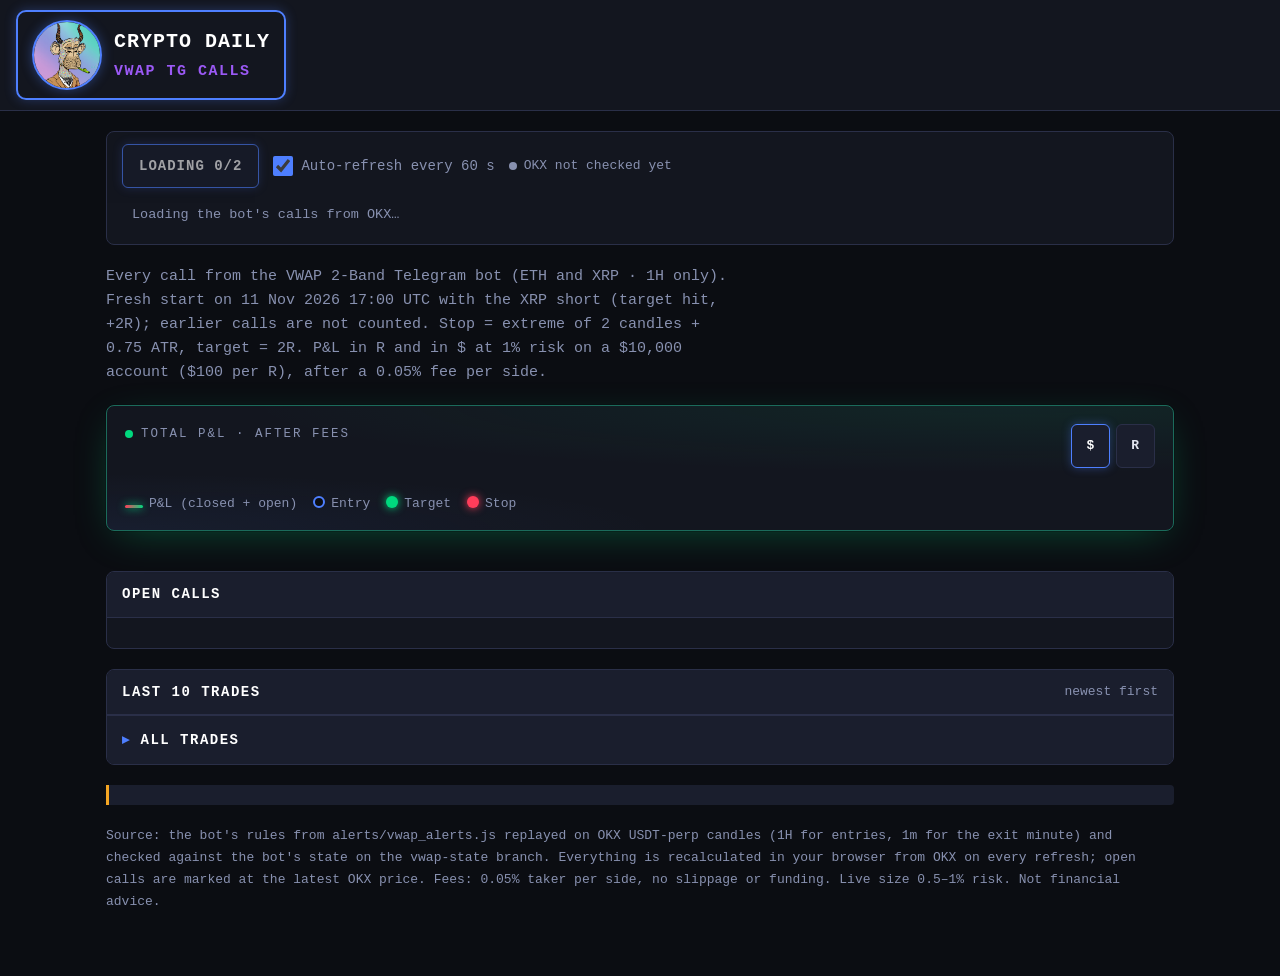
<file: vwap-calls.html>
<!doctype html>
<html lang="en"><head><meta charset="utf-8"><meta name="viewport" content="width=device-width, initial-scale=1, viewport-fit=cover">
<title>VWAP TG Calls · Live</title>
<style>
/* Layout: Crypto Daily brand (dark navy, mono, horned-ape badge). One column: stats → P&L chart → open calls → last 10 + all trades. Single dark theme by design. Phone-first. */
*,*::before,*::after{box-sizing:border-box;margin:0;padding:0}
:root{
  --bg:#0b0d12;--surface:#13161f;--surface2:#1a1e2d;--border:#2a2f48;
  --text:#e2e5f0;--dim:#8891b0;
  --bull:#00d97e;--bear:#ff3d5a;--neutral:#f5a623;
  --bull-bg:rgba(0,217,126,.08);--bear-bg:rgba(255,61,90,.08);--neutral-bg:rgba(245,166,35,.08);
  --accent:#4e7fff;--accent2:#9b59f5;--white:#ffffff;
  --mono:'SF Mono','Fira Code','Courier New',monospace;
  color-scheme:dark;
}
html{-webkit-text-size-adjust:100%}
body{background:var(--bg);color:var(--text);font-family:var(--mono);font-size:16px;line-height:1.6}
a{color:var(--accent)}
:focus-visible{outline:2px solid var(--accent);outline-offset:2px}
b{color:var(--white)}
.brand-sticky{background:var(--surface);border-bottom:1px solid var(--border);padding:10px 16px;padding-top:calc(10px + env(safe-area-inset-top,0px));display:flex;align-items:center;gap:14px;flex-wrap:wrap;position:sticky;top:0;z-index:100}
.brand-block{display:flex;align-items:center;gap:12px;border:2px solid var(--accent);border-radius:10px;padding:8px 14px;box-shadow:0 0 12px rgba(78,127,255,.3)}
.brand-ape{width:70px;height:70px;border-radius:50%;border:2px solid var(--accent);object-fit:cover;object-position:top;box-shadow:0 0 12px rgba(78,127,255,.4);flex-shrink:0}
.brand-title{font-size:20px;font-weight:700;color:var(--white);letter-spacing:1px}
.brand-sub{font-size:15px;color:var(--accent2);letter-spacing:1.5px;text-transform:uppercase;margin-top:2px;font-weight:600}
.stamp{margin-left:auto;font-size:13px;color:var(--dim);text-align:right;line-height:1.6}
@media (max-width:600px){.brand-sticky{position:static}.stamp{margin-left:0;text-align:left}.brand-ape{width:52px;height:52px}.brand-title{font-size:18px}.brand-sub{font-size:13px}}
.wrap{max-width:1100px;margin:0 auto;padding-inline:16px;padding-block:20px 60px;display:grid;gap:20px}
.card{background:var(--surface);border:1px solid var(--border);border-radius:8px;overflow:hidden;min-width:0}
.card-hdr{padding:11px 15px;background:var(--surface2);border-bottom:1px solid var(--border);display:flex;align-items:center;justify-content:space-between;gap:8px;flex-wrap:wrap}
.card-title{font-size:14px;font-weight:700;letter-spacing:1.5px;text-transform:uppercase;color:var(--white)}
.card-hint{font-size:13px;color:var(--dim)}
.card-body{padding:15px;display:grid;gap:12px}
.dim{color:var(--dim)}.bull{color:var(--bull)}.bear{color:var(--bear)}.neutral{color:var(--neutral)}
.bias{display:inline-flex;align-items:center;gap:7px;font-size:12.5px;font-weight:700;letter-spacing:1px;text-transform:uppercase;padding:3px 9px;border-radius:4px;width:max-content;white-space:nowrap}
.bias-bull{background:var(--bull-bg);color:var(--bull);border:1px solid var(--bull)}
.bias-bear{background:var(--bear-bg);color:var(--bear);border:1px solid var(--bear)}
.bias-neutral{background:var(--neutral-bg);color:var(--neutral);border:1px solid var(--neutral)}
.bias::before{content:"";width:7px;height:7px;border-radius:50%;background:currentColor}
.lead{font-size:15px;color:var(--dim);max-width:70ch}
.note{background:var(--surface2);border-left:3px solid var(--neutral);padding:10px 13px;border-radius:0 4px 4px 0;font-size:14.5px;line-height:1.6}

/* stat tiles */
.stats{display:grid;grid-template-columns:repeat(4,minmax(0,1fr));gap:12px}
.stat{padding:14px 15px;display:grid;gap:4px;align-content:start}
.stat .lbl{font-size:12px;letter-spacing:1.5px;text-transform:uppercase;color:var(--dim)}
.stat .big{font-size:25px;font-weight:700;color:var(--white);line-height:1.2;font-variant-numeric:tabular-nums}
.stat .sub{font-size:13px;color:var(--dim);font-variant-numeric:tabular-nums}
@media (max-width:420px){.lv{grid-template-columns:repeat(2,minmax(0,1fr))}}
@media (max-width:860px){.stats{grid-template-columns:repeat(2,minmax(0,1fr))}}

/* chart */
.chart{position:relative}
.chart svg{display:block;width:100%;height:auto}
.legend{display:flex;gap:16px;flex-wrap:wrap;font-size:13px;color:var(--dim)}
.legend i{display:inline-block;width:12px;height:12px;margin-right:6px;vertical-align:-1px;border-radius:2px}
.seg{display:flex;gap:6px;flex-wrap:wrap}
.seg button{min-height:44px;background:var(--surface2);border:1px solid var(--border);color:var(--text);border-radius:6px;font:700 13px var(--mono);letter-spacing:1px;text-transform:uppercase;padding:0 14px;cursor:pointer}
.seg button[aria-pressed="true"]{border-color:var(--accent);color:var(--white);box-shadow:0 0 10px rgba(78,127,255,.35)}

/* hero P&L curve */
.pnl{--sig:var(--bull);--sig-bg:var(--bull-bg);position:relative;background:radial-gradient(120% 90% at 85% 0%,var(--sig-bg),transparent 60%),radial-gradient(80% 70% at 0% 100%,rgba(78,127,255,.07),transparent 65%),var(--surface);border-color:color-mix(in srgb,var(--sig) 35%,var(--border));box-shadow:0 0 0 1px rgba(0,0,0,.2),0 10px 40px -12px color-mix(in srgb,var(--sig) 35%,transparent)}
.pnl.neg{--sig:var(--bear);--sig-bg:var(--bear-bg)}
.pnl-head{display:flex;gap:14px;align-items:flex-start;justify-content:space-between;flex-wrap:wrap;padding:18px 18px 6px}
.pnl-main{min-width:0;display:grid;gap:2px}
.pnl-lbl{font-size:12.5px;letter-spacing:2px;text-transform:uppercase;color:var(--dim);display:flex;align-items:center;gap:8px}
.live-dot{width:8px;height:8px;border-radius:50%;background:var(--sig);box-shadow:0 0 0 0 var(--sig);animation:ping 2s infinite}
@keyframes ping{0%{box-shadow:0 0 0 0 color-mix(in srgb,var(--sig) 70%,transparent)}70%{box-shadow:0 0 0 9px transparent}100%{box-shadow:0 0 0 0 transparent}}
.pnl-big{font-size:clamp(38px,9vw,56px);font-weight:800;line-height:1.05;letter-spacing:-1px;color:var(--sig);text-shadow:0 0 22px color-mix(in srgb,var(--sig) 55%,transparent);font-variant-numeric:tabular-nums}
.pnl-sub{font-size:14.5px;color:var(--text);font-variant-numeric:tabular-nums}
.pnl-sub b{color:var(--sig)}
.pnl-chips{display:flex;flex-wrap:wrap;gap:8px;padding:8px 18px 0}
.pchip{font-size:13px;padding:5px 10px;border-radius:999px;background:rgba(255,255,255,.03);border:1px solid var(--border);color:var(--dim);font-variant-numeric:tabular-nums;white-space:nowrap}
.pchip b{font-weight:700}
.pnl .chart{padding:6px 6px 0;touch-action:pan-y}
.pnl .chart svg{display:block;width:100%;height:auto;overflow:visible}
.pnl-legend{padding:6px 18px 16px}
.lg-line{width:18px!important;height:3px!important;border-radius:2px;background:linear-gradient(90deg,var(--bear),var(--bull));box-shadow:0 0 8px var(--bull)}
.lg-in{border-radius:50%!important;background:var(--bg);border:2px solid var(--accent)}
.lg-win{border-radius:50%!important;background:var(--bull);box-shadow:0 0 8px var(--bull)}
.lg-loss{border-radius:50%!important;background:var(--bear);box-shadow:0 0 8px var(--bear)}
.ctip{position:absolute;top:8px;pointer-events:none;background:rgba(19,22,31,.92);backdrop-filter:blur(6px);border:1px solid var(--accent);border-radius:8px;padding:8px 11px;font-size:13px;line-height:1.5;white-space:nowrap;box-shadow:0 6px 20px rgba(0,0,0,.5);z-index:2;font-variant-numeric:tabular-nums}
.ctip .tv{font-size:17px;font-weight:800}
.draw{stroke-dasharray:var(--len);stroke-dashoffset:var(--len);animation:draw 1.4s cubic-bezier(.6,.1,.2,1) forwards}
@keyframes draw{to{stroke-dashoffset:0}}
.fadein{animation:fade .9s .5s ease both}
@keyframes fade{from{opacity:.0}to{opacity:1}}
.endring{animation:ring 1.8s ease-out infinite;transform-box:fill-box;transform-origin:center}
@keyframes ring{0%{opacity:.8;transform:scale(1)}100%{opacity:0;transform:scale(3.2)}}
@media (prefers-reduced-motion:reduce){.draw{animation:none;stroke-dashoffset:0}.fadein,.endring,.live-dot{animation:none}}

/* open calls */
.opens{display:grid;grid-template-columns:repeat(auto-fill,minmax(min(100%,320px),1fr));gap:12px}
.oc{padding:15px;display:grid;gap:10px}
.oc .top{display:flex;align-items:center;gap:10px;flex-wrap:wrap}
.oc .sym{font-size:26px;font-weight:700;color:var(--white);letter-spacing:1px;line-height:1}
.oc .when{font-size:13px;color:var(--dim);margin-left:auto}
.lv{display:grid;grid-template-columns:repeat(4,minmax(0,1fr));gap:6px}
.lv div{background:var(--surface2);border:1px solid var(--border);border-radius:6px;padding:7px 4px;text-align:center;min-width:0}
.lv span{display:block;font-size:12px;letter-spacing:1px;text-transform:uppercase;color:var(--dim)}
.lv b{font-size:15px;font-variant-numeric:tabular-nums;overflow-wrap:anywhere}
.track{position:relative;height:10px;border-radius:5px;background:linear-gradient(90deg,var(--bear-bg),var(--surface2) 33%,var(--bull-bg));border:1px solid var(--border)}
.track .e{position:absolute;top:-4px;bottom:-4px;width:2px;background:var(--white);opacity:.6}
.track .n{position:absolute;top:50%;width:14px;height:14px;border-radius:50%;transform:translate(-50%,-50%);border:2px solid var(--bg)}
.tlab{display:flex;justify-content:space-between;font-size:12px;color:var(--dim);font-variant-numeric:tabular-nums}
.oc .pl{font-size:14.5px}

/* tables */
.tw{overflow-x:auto}
table{width:100%;border-collapse:collapse;font-size:14px;font-variant-numeric:tabular-nums}
th{font-size:12px;letter-spacing:1px;text-transform:uppercase;color:var(--dim);text-align:right;padding:9px 10px;border-bottom:1px solid var(--border);white-space:nowrap;font-weight:600}
td{padding:9px 10px;border-bottom:1px solid var(--border);text-align:right;white-space:nowrap}
th:nth-child(-n+3),td:nth-child(-n+3){text-align:left}
tbody tr:last-child td{border-bottom:0}
td.coin{font-weight:700;color:var(--white)}
details{border-top:1px solid var(--border)}
summary{min-height:48px;display:flex;align-items:center;gap:10px;padding:0 15px;cursor:pointer;font-size:14px;font-weight:700;letter-spacing:1.5px;text-transform:uppercase;color:var(--white);list-style:none;background:var(--surface2)}
summary::-webkit-details-marker{display:none}
summary::before{content:"▸";color:var(--accent);transition:transform .15s}
details[open] summary::before{transform:rotate(90deg)}
summary .card-hint{margin-left:auto;text-transform:none;letter-spacing:0;font-weight:400}
.empty{padding:15px;font-size:14.5px;color:var(--dim)}
footer{font-size:13px;color:var(--dim);line-height:1.7}
@media (prefers-reduced-motion:reduce){*{transition:none!important}}

/* live bar */
.bar{display:flex;flex-wrap:wrap;align-items:center;gap:10px 14px;padding:12px 15px}
.btn{min-height:44px;background:var(--surface2);border:1px solid var(--accent);color:var(--white);border-radius:6px;font:700 14px var(--mono);letter-spacing:1px;text-transform:uppercase;padding:0 16px;cursor:pointer;box-shadow:0 0 10px rgba(78,127,255,.3)}
.btn:disabled{opacity:.6;cursor:progress}
.auto{display:flex;align-items:center;gap:8px;font-size:14px;color:var(--dim);min-height:44px;cursor:pointer}
.auto input{width:20px;height:20px;accent-color:var(--accent)}
.conn{font-size:13px;display:inline-flex;align-items:center;gap:7px;color:var(--dim)}
.conn::before{content:"";width:8px;height:8px;border-radius:50%;background:var(--dim)}
.conn.ok{color:var(--bull)}.conn.ok::before{background:var(--bull)}
.conn.bad{color:var(--bear)}.conn.bad::before{background:var(--bear)}
.status{flex-basis:100%;font-size:13.5px;color:var(--dim);padding:6px 10px;border-radius:4px;transition:background .6s}
.status.flash{background:rgba(78,127,255,.15)}
.status.err{color:var(--bear);background:var(--bear-bg)}
.calm .draw{animation:none;stroke-dashoffset:0}.calm .fadein{animation:none}
</style></head><body>

<div class="brand-sticky">
  <div class="brand-block">
    <img class="brand-ape" src="BASC.png" alt="Mr UFO">
    <div>
      <div class="brand-title">CRYPTO DAILY</div>
      <div class="brand-sub">VWAP TG Calls</div>
    </div>
  </div>
  <div class="stamp" id="stamp"></div>
</div>

<main class="wrap">
  <section class="card bar" aria-label="Refresh">
    <button type="button" class="btn" id="refresh">↻ Refresh</button>
    <label class="auto"><input type="checkbox" id="auto" checked> Auto-refresh every 60 s</label>
    <span class="conn" id="conn">OKX not checked yet</span>
    <div class="status" id="status" role="status">Loading the bot's calls from OKX…</div>
  </section>
  <p class="lead">Every call from the VWAP 2-Band Telegram bot (ETH and XRP · 1H only). Fresh start on 11 Nov 2026 17:00 UTC with the XRP short (target hit, +2R); earlier calls are not counted. Stop = extreme of 2 candles + 0.75 ATR, target = 2R. P&amp;L in R and in $ at 1% risk on a $10,000 account ($100 per R), after a 0.05% fee per side.</p>

  <section class="card pnl" id="pnl">
    <div class="pnl-head">
      <div class="pnl-main">
        <div class="pnl-lbl"><span class="live-dot" aria-hidden="true"></span>Total P&amp;L · after fees</div>
        <div class="pnl-big" id="pnl-big"></div>
        <div class="pnl-sub" id="pnl-sub"></div>
      </div>
      <div class="seg" id="unit" role="group" aria-label="Unit"><button type="button" id="u-usd" aria-pressed="true">$</button><button type="button" id="u-r" aria-pressed="false">R</button></div>
    </div>
    <div class="pnl-chips" id="pnl-chips"></div>
    <div class="chart" id="chart"><div class="ctip" id="ctip" hidden></div></div>
    <div class="legend pnl-legend"><span><i class="lg-line"></i>P&amp;L (closed + open)</span><span><i class="lg-in"></i>Entry</span><span><i class="lg-win"></i>Target</span><span><i class="lg-loss"></i>Stop</span></div>
  </section>

  <section class="stats" id="stats" aria-label="Key stats"></section>

  <section class="card">
    <div class="card-hdr"><div class="card-title">Open calls</div><div class="card-hint" id="open-hint"></div></div>
    <div class="card-body"><div class="opens" id="opens"></div></div>
  </section>

  <section class="card">
    <div class="card-hdr"><div class="card-title">Last 10 trades</div><div class="card-hint">newest first</div></div>
    <div class="tw"><table id="t-last"></table></div>
    <details id="all">
      <summary>All trades <span class="card-hint" id="all-hint"></span></summary>
      <div class="tw"><table id="t-all"></table></div>
    </details>
  </section>

  <div class="note" id="caveat"></div>

  <footer>Source: the bot's rules from <code>alerts/vwap_alerts.js</code> replayed on OKX USDT-perp candles (1H for entries, 1m for the exit minute) and checked against the bot's state on the <code>vwap-state</code> branch. Everything is recalculated in your browser from OKX on every refresh; open calls are marked at the latest OKX price. Fees: 0.05% taker per side, no slippage or funding. Live size 0.5–1% risk. Not financial advice.</footer>
</main>

<script>
const H = 3600e3;
const fmtT = t => new Date(t).toISOString().slice(5, 16).replace('T', ' ');
const px = v => v >= 1000 ? v.toLocaleString('en-US', { maximumFractionDigits: 1 }) : v >= 10 ? v.toFixed(2) : v.toFixed(4);
const sR = v => (v >= 0 ? '+' : '−') + Math.abs(v).toFixed(2) + 'R';
const sUSD = v => (v >= 0 ? '+$' : '−$') + Math.abs(v).toFixed(0);
const cls = v => v > 0 ? 'bull' : v < 0 ? 'bear' : 'dim';
const dur = ms => { const m = Math.round(ms / 60e3); return m < 60 ? m + 'm' : m < 2880 ? Math.floor(m / 60) + 'h ' + (m % 60) + 'm' : (m / 1440).toFixed(1) + 'd'; };


// ===== bot logic: copied from alerts/vwap_alerts.js at build time =====
const P = { adxLen: 14, adxSmooth: 14, maxAdx: 25, stdevMult: 2.5, atrLen: 14, minBandWidthAtr: 2, atrBufferMult: 0.75, rMultiple: 2 };
function rma(src, len) {
  const n = src.length, out = new Array(n).fill(NaN);
  const start = src.findIndex(v => !isNaN(v)); if (start < 0) return out;
  let sum = 0;
  for (let i = start; i < n; i++) {
    const k = i - start;
    if (k < len) { sum += src[i]; if (k === len - 1) out[i] = sum / len; } else out[i] = (out[i - 1] * (len - 1) + src[i]) / len;
  }
  return out;
}
function indicators(rows) {
  const n = rows.length, high = rows.map(r => r.h), low = rows.map(r => r.l), close = rows.map(r => r.c);
  const tr = new Array(n).fill(0); tr[0] = high[0] - low[0];
  for (let i = 1; i < n; i++) tr[i] = Math.max(high[i] - low[i], Math.abs(high[i] - close[i - 1]), Math.abs(low[i] - close[i - 1]));
  const atr = rma(tr, P.atrLen), plusDM = new Array(n).fill(0), minusDM = new Array(n).fill(0);
  for (let i = 1; i < n; i++) {
    const up = high[i] - high[i - 1], down = low[i - 1] - low[i];
    plusDM[i] = (up > down && up > 0) ? up : 0; minusDM[i] = (down > up && down > 0) ? down : 0;
  }
  const smP = rma(plusDM, P.adxLen), smM = rma(minusDM, P.adxLen), atrA = rma(tr, P.adxLen), dx = new Array(n).fill(NaN);
  for (let i = 0; i < n; i++) {
    if (isNaN(atrA[i]) || atrA[i] === 0) continue;
    const a = 100 * smP[i] / atrA[i], b = 100 * smM[i] / atrA[i], s = a + b;
    dx[i] = s === 0 ? 0 : 100 * Math.abs(a - b) / s;
  }
  const adx = rma(dx, P.adxSmooth), vwap = new Array(n).fill(NaN), upperBand = new Array(n).fill(NaN), lowerBand = new Array(n).fill(NaN);
  let pv = 0, v = 0, pv2 = 0, cur = null;
  for (let i = 0; i < n; i++) {
    const d = new Date(rows[i].t), day = d.getUTCDate() + '-' + d.getUTCMonth();
    if (day !== cur) { pv = 0; v = 0; pv2 = 0; cur = day; }
    const hlc3 = (rows[i].h + rows[i].l + rows[i].c) / 3; pv += rows[i].v * hlc3; v += rows[i].v; pv2 += rows[i].v * hlc3 * hlc3;
    const m = v > 0 ? pv / v : hlc3, sd = Math.sqrt(v > 0 ? Math.max(pv2 / v - m * m, 0) : 0);
    vwap[i] = m; upperBand[i] = m + P.stdevMult * sd; lowerBand[i] = m - P.stdevMult * sd;
  }
  return { atr, adx, vwap, upperBand, lowerBand };
}
function exitOf(pos, h, l) {
  if (pos.dir === 'long') { if (l <= pos.stop) return { px: pos.stop, why: 'stop' }; if (h >= pos.tp) return { px: pos.tp, why: 'target' }; }
  else { if (h >= pos.stop) return { px: pos.stop, why: 'stop' }; if (l <= pos.tp) return { px: pos.tp, why: 'target' }; }
  return null;
}
function entryOf(rows, ind, i) {
  const b = rows[i], p = rows[i - 1], { atr, adx, upperBand, lowerBand } = ind;
  if (!(atr[i] > 0 && upperBand[i] - lowerBand[i] >= P.minBandWidthAtr * atr[i]) || !(adx[i] < P.maxAdx)) return null;
  const long = p.l <= lowerBand[i - 1] && b.c > lowerBand[i] && b.c > b.o, short = p.h >= upperBand[i - 1] && b.c < upperBand[i] && b.c < b.o;
  if (long) { const stop = Math.min(p.l, b.l) - atr[i] * P.atrBufferMult, risk = b.c - stop; if (risk > 0) return { dir: 'long', t: b.t, entry: b.c, stop, tp: b.c + risk * P.rMultiple, risk, adx: adx[i] }; }
  else if (short) { const stop = Math.max(p.h, b.h) + atr[i] * P.atrBufferMult, risk = stop - b.c; if (risk > 0) return { dir: 'short', t: b.t, entry: b.c, stop, tp: b.c - risk * P.rMultiple, risk, adx: adx[i] }; }
  return null;
}

// ===== live replay =====
const API = 'https://www.okx.com/api/v5', STATE_URL = 'https://raw.githubusercontent.com/MRUFOLEGEND/mr-ufo-crypto-daily/vwap-state/vwap_alerts_state.json';
const START = Date.parse('2026-11-11T16:00:00Z'), FEE = 0.0005, COINS = ['ETH', 'XRP'], WIN = 299; // bot sees 300 candles incl. the live one
const cache = { rows: {}, min: {} }; let lat = [];
const sleep = ms => new Promise(r => setTimeout(r, ms));
async function okx(p, tries = 3) {
  for (let k = 0; ; k++) {
    const t0 = performance.now();
    try {
      const r = await fetch(API + p, { cache: 'no-store' });
      if (!r.ok) throw new Error('HTTP ' + r.status);
      const j = await r.json();
      if (j.code === '50011' && k < tries) { await sleep(800 * (k + 1)); continue; } // rate limit
      if (j.code !== '0') throw new Error('OKX ' + j.code + ' ' + j.msg);
      lat.push(performance.now() - t0); return j.data;
    } catch (e) { if (k >= tries) throw e; await sleep(600 * (k + 1)); }
  }
}
const toRow = x => ({ t: +x[0], o: +x[1], h: +x[2], l: +x[3], c: +x[4], v: +x[6], closed: x[8] === '1' });
async function hourly(coin) {
  const m = cache.rows[coin] || new Map();
  for (const x of await okx(`/market/candles?instId=${coin}-USDT-SWAP&bar=1H&limit=300`)) m.set(+x[0], toRow(x));
  const need = START - (WIN + 2) * H;
  let oldest = Math.min(...m.keys());
  while (oldest > need) { // page back once on first load
    const d = await okx(`/market/history-candles?instId=${coin}-USDT-SWAP&bar=1H&limit=100&after=${oldest}`);
    if (!d.length) break; for (const x of d) if (!m.has(+x[0])) m.set(+x[0], toRow(x));
    oldest = Math.min(...m.keys());
  }
  cache.rows[coin] = m;
  return [...m.values()].sort((a, b) => a.t - b.t);
}
async function minutes(coin, hourStart, liveHour) {
  const key = coin + hourStart; if (!liveHour && cache.min[key]) return cache.min[key];
  const d = await okx(`/market/history-candles?instId=${coin}-USDT-SWAP&bar=1m&limit=100&after=${hourStart + H}`);
  const out = d.map(x => ({ t: +x[0], h: +x[2], l: +x[3], c: +x[4] })).filter(x => x.t >= hourStart).sort((a, b) => a.t - b.t);
  if (!liveHour && out.length >= 60) cache.min[key] = out; return out;
}
async function exitMinute(coin, pos, hourStart, liveHour) {
  for (const m of await minutes(coin, hourStart, liveHour)) { const x = exitOf(pos, m.h, m.l); if (x) return { ...x, t: m.t + 60e3 }; }
  return null;
}
async function replayCoin(coin, trades, now, closes) {
  const all = await hourly(coin), closed = all.filter(x => x.closed), live = all.find(x => !x.closed);
  now[coin] = live ? live.c : closed[closed.length - 1].c;
  closes[coin] = new Map(closed.map(b => [b.t + H, b.c]));
  let pos = null;
  const finish = (p, x) => { trades.push({ coin, ...p, exit: x.px, why: x.why, t1: x.t }); pos = null; };
  for (let i = 1; i < closed.length; i++) {
    const b = closed[i]; if (b.t < START) continue;
    if (pos && b.t > pos.t) { const x = exitOf(pos, b.h, b.l); if (x) finish(pos, (await exitMinute(coin, pos, b.t, false)) || { ...x, t: b.t + H }); }
    if (!pos) { const w = closed.slice(Math.max(0, i - WIN + 1), i + 1), e = entryOf(w, indicators(w), w.length - 1); if (e) pos = e; }
  }
  if (pos && live && live.t > pos.t) { const x = exitOf(pos, live.h, live.l); if (x) finish(pos, (await exitMinute(coin, pos, live.t, true)) || { ...x, t: Date.now() }); }
  if (pos) trades.push({ coin, ...pos, open: true, exit: now[coin], t1: null });
}
async function botCheck(trades) {
  try {
    const r = await fetch(STATE_URL + '?t=' + Date.now(), { cache: 'no-store' }); if (!r.ok) throw new Error('HTTP ' + r.status);
    const s = await r.json(), upTo = Math.max(...Object.values(s.lastBar || {}));
    const bad = COINS.filter(c => { const p = s.pos && s.pos[c]; return p && !trades.some(t => t.coin === c && t.t === p.t && Math.abs(t.entry - p.entry) < 1e-9); });
    return (bad.length ? 'MISMATCH with the bot state (' + bad.join(', ') + ')' : 'matches the bot state') + ' saved up to the ' + fmtT(upTo + H) + ' UTC close (' + (s.log || []).filter(x => COINS.includes(x.coin) && x.t0 >= START).length + ' closed in the bot log since the start; the bot saves every ~6 h)';
  } catch (e) { return 'bot state could not be loaded (' + e.message + ')'; }
}
async function buildData(progress) {
  const trades = [], now = {}, closes = {}, fails = [];
  let done = 0;
  await Promise.all(COINS.map(async c => {
    try { await replayCoin(c, trades, now, closes); } catch (e) { fails.push(c + ': ' + e.message); }
    progress(++done);
  }));
  if (fails.length === COINS.length) throw new Error(fails.join(' · '));
  for (const t of trades) {
    const long = t.dir === 'long', move = long ? t.exit - t.entry : t.entry - t.exit;
    t.R = move / t.risk; t.feeR = FEE * (t.entry + t.exit) / t.risk; t.Rnet = t.R - t.feeR;
    t.usd = t.Rnet * 100; t.stopPct = 100 * t.risk / t.entry; t.pct = 100 * move / t.entry;
  }
  trades.sort((a, b) => a.t - b.t);
  const markR = (t, p) => ((t.dir === 'long' ? p - t.entry : t.entry - p) - FEE * (t.entry + p)) / t.risk;
  const built = Date.now(), curve = [], ok = Object.keys(closes);
  const at = (T0, priceOf) => trades.reduce((s, t) => {
    if (t.t + H > T0) return s; if (!t.open && t.t1 <= T0) return s + t.Rnet;
    const p = priceOf(t.coin); return p == null ? s : s + markR(t, p);
  }, 0);
  const ref = closes[ok[0]];
  for (let T0 = START; T0 <= built; T0 += H) { if (T0 !== START && !(ref && ref.has(T0))) continue; curve.push({ t: T0, R: at(T0, c => closes[c] && closes[c].get(T0)) }); }
  curve.push({ t: built, R: at(built, c => now[c]) });
  return { built, start: START + H, now, trades, curve, fails, check: await botCheck(trades) };
}

function render(D) {
const T = D.trades.map((t, i) => ({ ...t, n: i + 1, tIn: t.t + H }));
const closed = T.filter(t => !t.open), open = T.filter(t => t.open);
const wins = closed.filter(t => t.why === 'target'), losses = closed.filter(t => t.why !== 'target');


// ---- stats ----
const sum = (a, k) => a.reduce((s, t) => s + t[k], 0);
const gw = sum(closed.filter(t => t.Rnet > 0), 'Rnet'), gl = -sum(closed.filter(t => t.Rnet < 0), 'Rnet');
const pf = !closed.length ? '—' : gl === 0 ? (gw > 0 ? '∞' : '—') : (gw / gl).toFixed(2);
const avgW = wins.length ? sum(wins, 'Rnet') / wins.length : null, avgL = losses.length ? -sum(losses, 'Rnet') / losses.length : null;
const rr = avgW != null && avgL ? (avgW / avgL).toFixed(2) : '—';
const netR = sum(closed, 'Rnet'), openR = sum(open, 'Rnet');
const tiles = [
  ['Calls', T.length, `${closed.length} closed · ${open.length} open`],
  ['Win rate', closed.length ? Math.round(100 * wins.length / closed.length) + '%' : '—', closed.length ? `${wins.length} target · ${losses.length} stop` : 'no closed trades yet'],
  ['Profit factor', pf, 'after fees · closed trades'],
  ['RR', rr, `planned 2.0R · avg win ${avgW != null ? avgW.toFixed(2) + 'R' : '—'} / loss ${avgL != null ? avgL.toFixed(2) + 'R' : '—'}`],
  ['Net closed', `<span class="${cls(netR)}">${closed.length ? sR(netR) : '0R'}</span>`, closed.length ? `${sUSD(netR * 100)} after fees` : 'nothing realised yet'],
  ['Open P&L', `<span class="${cls(openR)}">${open.length ? sR(openR) : '—'}</span>`, open.length ? `${sUSD(openR * 100)} if closed now` : 'no open calls'],
  ['Avg fee', T.length ? (sum(T, 'feeR') / T.length).toFixed(2) + 'R' : '—', 'per trade, both sides'],
  ['Avg hold', closed.length ? dur(closed.reduce((s, t) => s + t.t1 - t.tIn, 0) / closed.length) : '—', 'entry → exit, closed'],
];
document.getElementById('stats').innerHTML = tiles.map(([l, b, s]) => `<div class="card stat"><div class="lbl">${l}</div><div class="big">${b}</div><div class="sub">${s}</div></div>`).join('');

// ---- hero P&L curve ----
const C = (D.curve || []).slice().sort((a, b) => a.t - b.t);
const fU = (v, d) => { const z = Math.abs(v) < 1e-9; if (unit === 'R') return z ? '0R' : (v > 0 ? '+' : '−') + Math.abs(v).toFixed(d ?? 2) + 'R'; return z ? '$0' : (v > 0 ? '+$' : '−$') + Math.abs(v * 100).toFixed(d ?? (Math.abs(v * 100) < 100 ? 2 : 0)); };
function niceStep(span) { const raw = span / 4, p = Math.pow(10, Math.floor(Math.log10(raw))), m = raw / p; return (m <= 1 ? 1 : m <= 2 ? 2 : m <= 2.5 ? 2.5 : m <= 5 ? 5 : 10) * p; }
function mono(pts) { // monotone cubic path (no overshoot between points)
  const n = pts.length; if (n < 2) return ''; if (n === 2) return `M${pts[0][0]},${pts[0][1]}L${pts[1][0]},${pts[1][1]}`;
  const dx = [], s = [], m = [];
  for (let i = 0; i < n - 1; i++) { dx[i] = pts[i + 1][0] - pts[i][0]; s[i] = dx[i] ? (pts[i + 1][1] - pts[i][1]) / dx[i] : 0; }
  m[0] = s[0]; m[n - 1] = s[n - 2];
  for (let i = 1; i < n - 1; i++) m[i] = s[i - 1] * s[i] <= 0 ? 0 : 3 * (dx[i - 1] + dx[i]) / ((2 * dx[i] + dx[i - 1]) / s[i - 1] + (dx[i] + 2 * dx[i - 1]) / s[i]);
  let d = `M${pts[0][0]},${pts[0][1]}`;
  for (let i = 0; i < n - 1; i++) { const h = dx[i] / 3; d += `C${pts[i][0] + h},${pts[i][1] + m[i] * h} ${pts[i + 1][0] - h},${pts[i + 1][1] - m[i + 1] * h} ${pts[i + 1][0]},${pts[i + 1][1]}`; }
  return d;
}
const valAt = T0 => { if (!C.length) return 0; if (T0 <= C[0].t) return C[0].R; for (let i = 1; i < C.length; i++) if (C[i].t >= T0) { const a = C[i - 1], b = C[i]; return a.R + (b.R - a.R) * (T0 - a.t) / (b.t - a.t || 1); } return C[C.length - 1].R; };
function heroHead() {
  const tot = C.length ? C[C.length - 1].R : 0, peak = Math.max(0, ...C.map(p => p.R));
  let pk = 0, dd = 0; for (const p of C) { pk = Math.max(pk, p.R); dd = Math.min(dd, p.R - pk); }
  document.getElementById('pnl').classList.toggle('neg', tot < 0);
  document.getElementById('pnl-big').textContent = fU(tot);
  const other = unit === '$' ? (tot >= 0 ? '+' : '−') + Math.abs(tot).toFixed(2) + 'R' : (tot >= 0 ? '+$' : '−$') + Math.abs(tot * 100).toFixed(2);
  document.getElementById('pnl-sub').innerHTML = `<b>${other}</b> · ${(tot >= 0 ? '+' : '−') + Math.abs(tot).toFixed(2)}% of $10,000 · since ${fmtT(D.start)} UTC`;
  const chip = (l, v, c) => `<span class="pchip">${l} <b class="${c}">${v}</b></span>`;
  document.getElementById('pnl-chips').innerHTML =
    chip('Realised', fU(netR), cls(netR)) + chip('Open', fU(openR), cls(openR)) + chip('Peak', fU(peak), peak > 0 ? 'bull' : 'dim') + chip('Max DD', fU(dd), dd < 0 ? 'bear' : 'dim') + chip('Calls', T.length, '');
}
function drawChart() {
  heroHead();
  const box = document.getElementById('chart'), tip = document.getElementById('ctip');
  box.querySelector('svg')?.remove();
  if (C.length < 2) { return; }
  const W = Math.max(300, box.clientWidth - 12), Hh = Math.round(Math.min(340, Math.max(230, W * 0.48)));
  const L = 8, R = 62, top = 26, bot = 30, k = unit === 'R' ? 1 : 100;
  const t0 = C[0].t, t1 = C[C.length - 1].t, x = t => L + (t - t0) / (t1 - t0 || 1) * (W - L - R);
  let hi = Math.max(0, ...C.map(p => p.R)), lo = Math.min(0, ...C.map(p => p.R));
  const span = Math.max(hi - lo, 0.2), padv = span * 0.18; hi += padv; lo -= padv;
  const st = niceStep(hi - lo); hi = Math.ceil(hi / st) * st; lo = Math.floor(lo / st) * st;
  const y = v => top + (hi - v) / (hi - lo) * (Hh - top - bot), y0 = y(0), z = Math.max(0, Math.min(1, (y0 - top) / (Hh - top - bot)));
  const pts = C.map(p => [+x(p.t).toFixed(2), +y(p.R).toFixed(2)]), line = mono(pts);
  const area = `${line}L${pts[pts.length - 1][0]},${y0}L${pts[0][0]},${y0}Z`;
  const gid = 'g' + Math.random().toString(36).slice(2, 7);
  let s = `<svg viewBox="0 0 ${W} ${Hh}" width="${W}" height="${Hh}" role="img" aria-label="P&amp;L curve in ${unit}">
  <defs>
    <linearGradient id="${gid}a" gradientUnits="userSpaceOnUse" x1="0" y1="${top}" x2="0" y2="${Hh - bot}">
      <stop offset="0" stop-color="#00d97e" stop-opacity=".42"/><stop offset="${z}" stop-color="#00d97e" stop-opacity=".03"/>
      <stop offset="${z}" stop-color="#ff3d5a" stop-opacity=".03"/><stop offset="1" stop-color="#ff3d5a" stop-opacity=".42"/></linearGradient>
    <linearGradient id="${gid}l" gradientUnits="userSpaceOnUse" x1="0" y1="${top}" x2="0" y2="${Hh - bot}">
      <stop offset="0" stop-color="#5dffb6"/><stop offset="${z}" stop-color="#00d97e"/><stop offset="${z}" stop-color="#ff3d5a"/><stop offset="1" stop-color="#ff7a8e"/></linearGradient>
    <filter id="${gid}f" x="-10%" y="-30%" width="120%" height="160%"><feGaussianBlur stdDeviation="4" result="b"/><feMerge><feMergeNode in="b"/><feMergeNode in="SourceGraphic"/></feMerge></filter>
  </defs>`;
  const eyv = y(C[C.length - 1].R);
  for (let v = lo; v <= hi + st / 2; v += st) {
    const zero = Math.abs(v) < st / 1000, nearTag = Math.abs(y(v) - eyv) < 16;
    s += `<line x1="${L}" x2="${W - R}" y1="${y(v)}" y2="${y(v)}" stroke="${zero ? 'var(--dim)' : 'var(--border)'}" stroke-opacity="${zero ? .6 : .55}" stroke-width="1" ${zero ? 'stroke-dasharray="4 4"' : ''}/>`;
    s += `<text x="${W - R + 8}" y="${y(v) + 4}" font-size="12" fill="var(--dim)" opacity="${nearTag ? 0 : 1}" font-family="var(--mono)">${fU(zero ? 0 : v, unit === 'R' ? (st < 0.1 ? 2 : 1) : (st * 100 < 1 ? 2 : 0))}</text>`;
  }
  // x ticks: whole hours or days, ~5 labels
  const spanH = (t1 - t0) / H, stepH = [1, 2, 3, 4, 6, 12, 24, 48, 72, 168, 336, 720].find(h => spanH / h <= 5) || 720;
  for (let t = Math.ceil(t0 / (stepH * H)) * stepH * H; t <= t1; t += stepH * H) {
    const d = new Date(t), lbl = stepH >= 24 ? d.toISOString().slice(8, 10) + '-' + d.toISOString().slice(5, 7) : d.toISOString().slice(11, 16);
    s += `<line x1="${x(t)}" x2="${x(t)}" y1="${top}" y2="${Hh - bot}" stroke="var(--border)" stroke-opacity=".35"/>`;
    s += `<text x="${x(t)}" y="${Hh - 9}" text-anchor="middle" font-size="12" fill="var(--dim)" font-family="var(--mono)">${lbl}</text>`;
  }
  s += `<path class="fadein" d="${area}" fill="url(#${gid}a)"/>`;
  s += `<path d="${line}" fill="none" stroke="url(#${gid}l)" stroke-width="7" stroke-opacity=".25" filter="url(#${gid}f)"/>`;
  s += `<path class="draw" id="${gid}p" d="${line}" fill="none" stroke="url(#${gid}l)" stroke-width="2.6" stroke-linejoin="round" stroke-linecap="round"/>`;
  // trade markers
  for (const t of T) {
    if (t.tIn >= t0 && t.tIn <= t1) { const mx = x(t.tIn), my = y(valAt(t.tIn));
      s += `<g class="fadein"><circle cx="${mx}" cy="${my}" r="5" fill="var(--bg)" stroke="var(--accent)" stroke-width="2"/><text x="${mx}" y="${my - 11}" text-anchor="middle" font-size="12" font-weight="700" fill="var(--white)" font-family="var(--mono)">${t.coin}${t.dir === 'long' ? '▲' : '▼'}</text></g>`; }
    if (!t.open && t.t1 >= t0 && t.t1 <= t1) { const mx = x(t.t1), my = y(valAt(t.t1)), c = t.why === 'target' ? 'var(--bull)' : 'var(--bear)';
      s += `<g class="fadein"><circle cx="${mx}" cy="${my}" r="5.5" fill="${c}" stroke="var(--bg)" stroke-width="2" style="filter:drop-shadow(0 0 6px ${c})"/><text x="${mx}" y="${my + 20}" text-anchor="middle" font-size="12" font-weight="700" fill="${c}" font-family="var(--mono)">${t.coin} ${t.why === 'target' ? '✓' : '✗'}</text></g>`; }
  }
  // live endpoint + value tag
  const [ex, ey] = pts[pts.length - 1], tot = C[C.length - 1].R, ec = tot >= 0 ? 'var(--bull)' : 'var(--bear)';
  s += `<circle class="endring" cx="${ex}" cy="${ey}" r="5" fill="none" stroke="${ec}" stroke-width="2"/><circle cx="${ex}" cy="${ey}" r="5" fill="${ec}" stroke="var(--bg)" stroke-width="2"/>`;
  s += `<rect x="${W - R + 3}" y="${ey - 11}" width="${R - 5}" height="22" rx="4" fill="${ec}"/><text x="${W - R + 3 + (R - 5) / 2}" y="${ey + 4}" text-anchor="middle" font-size="12" font-weight="800" fill="var(--bg)" font-family="var(--mono)">${fU(tot, unit === 'R' ? 2 : 0)}</text>`;
  // crosshair
  s += `<g id="${gid}x" style="display:none"><line id="${gid}xl" y1="${top}" y2="${Hh - bot}" stroke="var(--white)" stroke-opacity=".45" stroke-dasharray="3 3"/><circle id="${gid}xc" r="5" fill="var(--white)" stroke="var(--bg)" stroke-width="2"/></g>`;
  s += `<rect x="${L}" y="${top}" width="${W - L - R}" height="${Hh - top - bot}" fill="transparent" id="${gid}hit" style="cursor:crosshair"/>`;
  box.insertAdjacentHTML('afterbegin', s + '</svg>');
  const p = document.getElementById(gid + 'p'); try { p.style.setProperty('--len', Math.ceil(p.getTotalLength())); } catch (e) { p.classList.remove('draw'); }
  const svg = box.querySelector('svg'), hit = document.getElementById(gid + 'hit'), xg = document.getElementById(gid + 'x');
  const move = ev => {
    const r = svg.getBoundingClientRect(), mx = (ev.clientX - r.left) * W / r.width;
    let i = 0, best = 1e18; pts.forEach((q, j) => { const d = Math.abs(q[0] - mx); if (d < best) { best = d; i = j; } });
    const [qx, qy] = pts[i], pt = C[i], opn = T.filter(t => t.tIn <= pt.t && (t.open || t.t1 > pt.t)).map(t => t.coin);
    xg.style.display = ''; document.getElementById(gid + 'xl').setAttribute('x1', qx); document.getElementById(gid + 'xl').setAttribute('x2', qx);
    const xc = document.getElementById(gid + 'xc'); xc.setAttribute('cx', qx); xc.setAttribute('cy', qy);
    tip.hidden = false; tip.innerHTML = `<div class="dim">${fmtT(pt.t)} UTC${i === pts.length - 1 ? ' · now' : ''}</div><div class="tv ${cls(pt.R)}">${fU(pt.R)}</div><div class="dim">${opn.length ? 'open: ' + opn.join(', ') : 'no open position'}</div>`;
    const px0 = qx * r.width / W + 6, tw = tip.offsetWidth; tip.style.left = Math.max(4, Math.min(px0 + 12, r.width - tw - 4)) + 'px';
  };
  hit.addEventListener('pointermove', move); hit.addEventListener('pointerdown', move);
  hit.addEventListener('pointerleave', () => { xg.style.display = 'none'; tip.hidden = true; });
}
window.__draw = drawChart;
for (const [id, u] of [['u-r', 'R'], ['u-usd', '$']]) document.getElementById(id).onclick = (() => {
  if (unit === u) return;
  unit = u; document.getElementById('u-r').setAttribute('aria-pressed', u === 'R'); document.getElementById('u-usd').setAttribute('aria-pressed', u === '$'); drawChart();
});
drawChart();

// ---- open calls ----
document.getElementById('open-hint').textContent = open.length ? `marked at ${fmtT(D.built)} UTC` : '';
document.getElementById('opens').innerHTML = open.length ? open.map(t => {
  const long = t.dir === 'long', lo = Math.min(t.stop, t.tp), hi = Math.max(t.stop, t.tp), pos = v => Math.max(0, Math.min(100, 100 * (v - lo) / (hi - lo)));
  const leftLbl = long ? 'stop' : 'target', rightLbl = long ? 'target' : 'stop';
  return `<div class="card oc">
    <div class="top"><span class="sym">${t.coin}</span><span class="bias ${long ? 'bias-bull' : 'bias-bear'}">${long ? 'Long' : 'Short'}</span><span class="when">called ${fmtT(t.tIn)} UTC · open ${dur(D.built - t.tIn)}</span></div>
    <div class="lv"><div><span>Entry</span><b>${px(t.entry)}</b></div><div><span>Stop</span><b class="bear">${px(t.stop)}</b></div><div><span>Target</span><b class="bull">${px(t.tp)}</b></div><div><span>Now</span><b>${px(t.exit)}</b></div></div>
    <div><div class="track" aria-hidden="true"><div class="e" style="left:${pos(t.entry)}%"></div><div class="n" style="left:${pos(t.exit)}%;background:var(--${t.Rnet >= 0 ? 'bull' : 'bear'})"></div></div>
    <div class="tlab"><span>${leftLbl} ${px(lo)}</span><span>${rightLbl} ${px(hi)}</span></div></div>
    <div class="pl">Now <b class="${cls(t.R)}">${sR(t.R)}</b> before fees, <b class="${cls(t.Rnet)}">${sR(t.Rnet)}</b> after fees (${sUSD(t.usd)}). Stop ${t.stopPct.toFixed(2)}% away · ADX ${t.adx.toFixed(1)}</div>
  </div>`;
}).join('') : '<p class="empty">No open calls. The bot is waiting for a signal.</p>';

// ---- tables ----
const head = '<thead><tr><th>#</th><th>Coin</th><th>Status</th><th>Call (UTC)</th><th>Entry</th><th>Stop</th><th>Target</th><th>Exit / now</th><th>Hold</th><th>R</th><th>$ after fees</th></tr></thead>';
const row = t => {
  const st = t.open ? '<span class="bias bias-neutral">Open</span>' : t.why === 'target' ? '<span class="bias bias-bull">Target</span>' : '<span class="bias bias-bear">Stop</span>';
  return `<tr><td class="dim">${t.n}</td><td class="coin">${t.coin} <span class="${t.dir === 'long' ? 'bull' : 'bear'}">${t.dir === 'long' ? '▲' : '▼'}</span></td><td>${st}</td><td>${fmtT(t.tIn)}</td><td>${px(t.entry)}</td><td class="bear">${px(t.stop)}</td><td class="bull">${px(t.tp)}</td><td>${px(t.exit)}</td><td>${dur((t.open ? D.built : t.t1) - t.tIn)}</td><td class="${cls(t.Rnet)}"><b class="${cls(t.Rnet)}">${sR(t.Rnet)}</b></td><td class="${cls(t.usd)}">${sUSD(t.usd)}</td></tr>`;
};
const newest = T.slice().reverse();
document.getElementById('t-last').innerHTML = head + '<tbody>' + (newest.slice(0, 10).map(row).join('') || '<tr><td colspan="11" class="dim">No calls yet.</td></tr>') + '</tbody>';
document.getElementById('t-all').innerHTML = head + '<tbody>' + newest.map(row).join('') + '</tbody>';
document.getElementById('all-hint').textContent = `${T.length} calls since ${fmtT(D.start).slice(0, 5)}`;

document.getElementById('caveat').innerHTML = closed.length < 30
  ? `<b>Small sample.</b> ${closed.length} closed trade${closed.length === 1 ? '' : 's'}. Win rate, PF and RR only start to mean something from ~30 trades. Check: ${D.check}.`
  : `Check: ${D.check}.`;

}

// ===== refresh controller =====
var unit = '$';
let busy = false, lastOk = 0, timer = null;
const $ = id => document.getElementById(id);
window.addEventListener('resize', () => { clearTimeout(window.__rz); window.__rz = setTimeout(() => window.__draw && window.__draw(), 150); });
function setStatus(html, err) { const s = $('status'); s.innerHTML = html; s.classList.toggle('err', !!err); s.classList.remove('flash'); void s.offsetWidth; s.classList.add('flash'); setTimeout(() => s.classList.remove('flash'), 900); }
function stamp() {
  if (!lastOk) return; const ago = Math.round((Date.now() - lastOk) / 1000);
  $('stamp').innerHTML = 'Updated ' + new Date(lastOk).toISOString().slice(11, 19) + ' UTC · <b>' + (ago < 60 ? ago + 's' : Math.floor(ago / 60) + 'm ' + (ago % 60) + 's') + ' ago</b> · OKX<br>Counting since ' + fmtT(START + H) + ' UTC';
}
async function refresh() {
  if (busy) return; busy = true; lat = [];
  const b = $('refresh'), t0 = performance.now(), before = window.__last;
  b.disabled = true; b.textContent = 'Loading 0/' + COINS.length;
  try {
    const D = await buildData(n => { b.textContent = 'Loading ' + n + '/' + COINS.length; });
    render(D); window.__last = D; lastOk = Date.now(); stamp();
    setTimeout(() => document.body.classList.add('calm'), 2500); // draw-in animation only on the first load
    const ms = lat.length ? Math.round(lat.reduce((a, x) => a + x, 0) / lat.length) : 0;
    $('conn').className = 'conn ok'; $('conn').textContent = 'OKX connected · ' + ms + ' ms';
    const nNew = before ? D.trades.filter(t => !before.trades.some(o => o.coin === t.coin && o.t === t.t)).length : 0;
    const nClosedNew = before ? D.trades.filter(t => !t.open && before.trades.some(o => o.coin === t.coin && o.t === t.t && o.open)).length : 0;
    setStatus('✓ Refreshed at ' + new Date().toISOString().slice(11, 19) + ' UTC in ' + ((performance.now() - t0) / 1000).toFixed(1) + 's · ' + D.trades.length + ' calls (' + D.trades.filter(t => t.open).length + ' open)' +
      (before ? ' · ' + nNew + ' new · ' + nClosedNew + ' just closed' : '') + (D.fails.length ? ' · <b class="bear">' + D.fails.length + ' of ' + COINS.length + ' coins failed: ' + D.fails.join(' · ') + '</b>' : ''), D.fails.length > 0);
  } catch (e) {
    $('conn').className = 'conn bad'; $('conn').textContent = 'OKX unreachable';
    setStatus('✗ Refresh failed: ' + e.message + (lastOk ? ' · showing the data from ' + new Date(lastOk).toISOString().slice(11, 19) + ' UTC' : ''), true);
  } finally { busy = false; b.disabled = false; b.textContent = '↻ Refresh'; }
}
function schedule() { clearInterval(timer); timer = $('auto').checked ? setInterval(refresh, 60e3) : null; }
$('refresh').addEventListener('click', refresh);
$('auto').addEventListener('change', () => { try { localStorage.setItem('vwapAuto', $('auto').checked ? '1' : '0'); } catch (e) {} schedule(); });
try { if (localStorage.getItem('vwapAuto') === '0') $('auto').checked = false; } catch (e) {}
setInterval(stamp, 1000); schedule(); refresh();
</script>
</body></html>
</file>
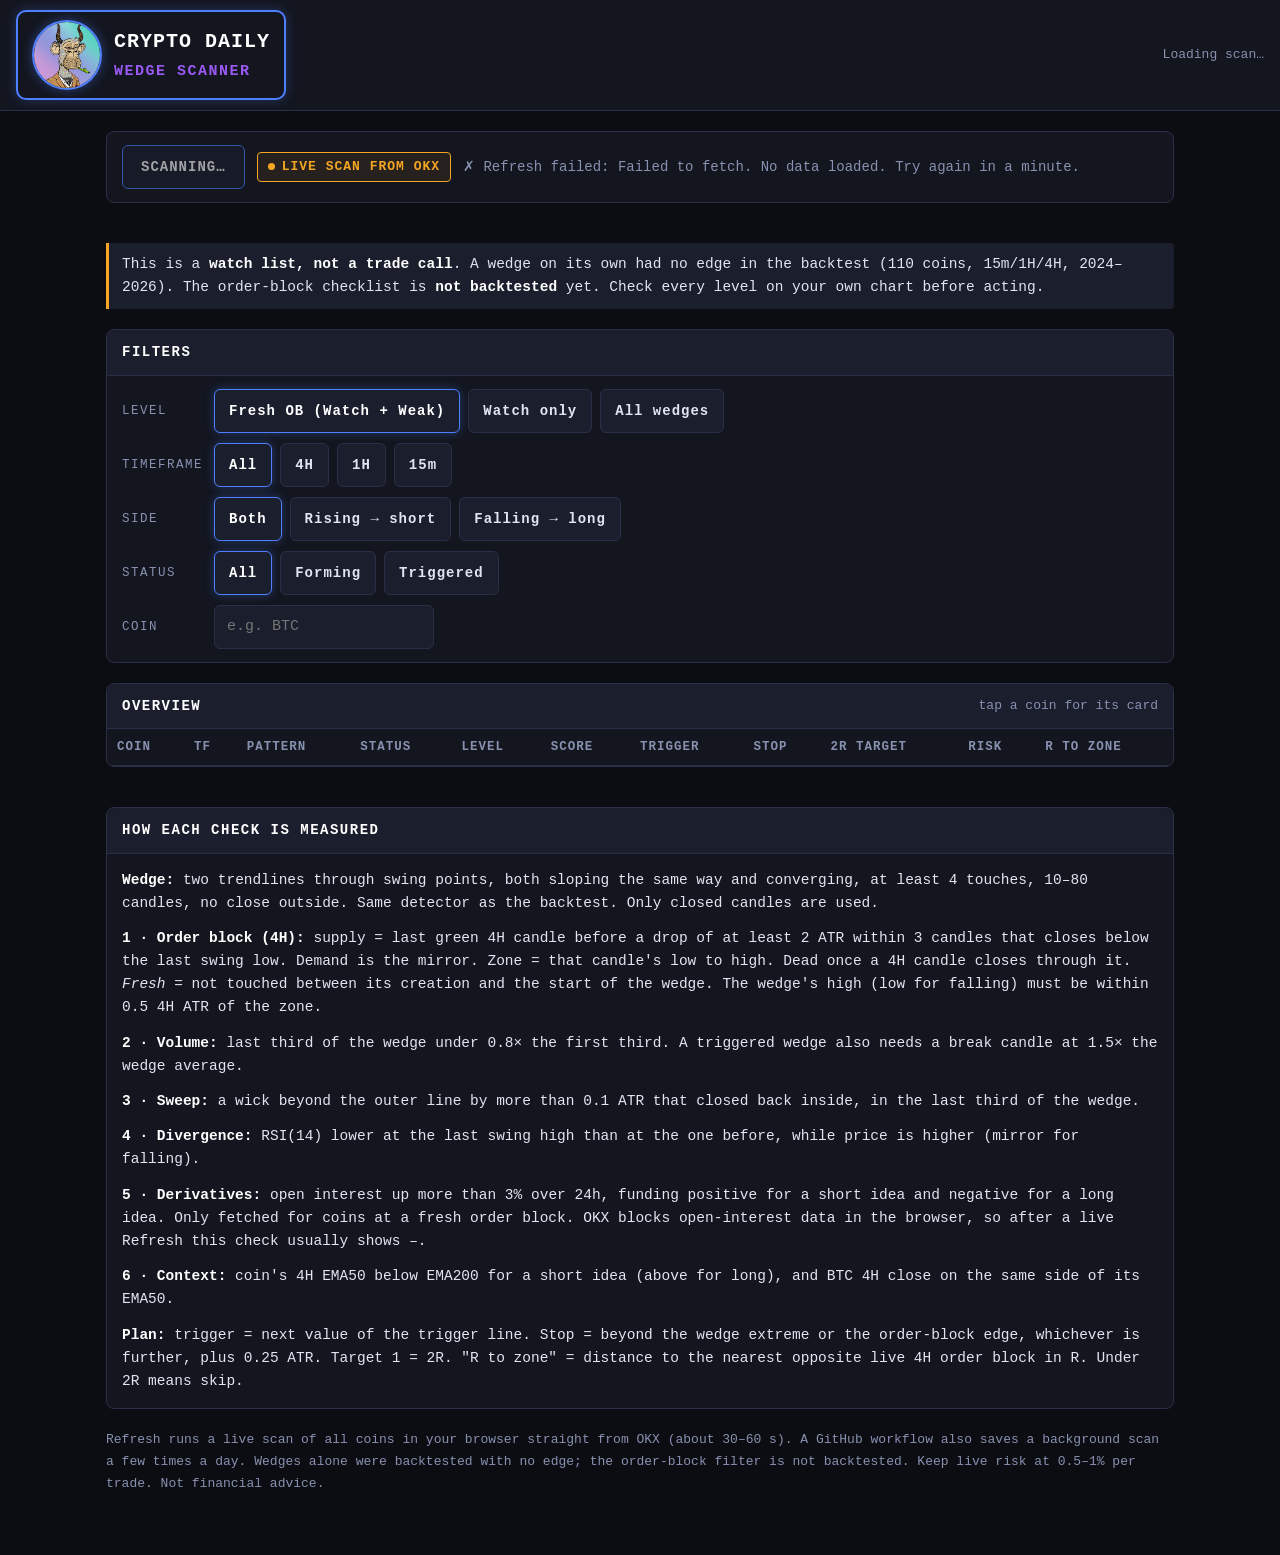
<file: wedge-scanner.html>
<!doctype html>
<html lang="en"><head><meta charset="utf-8"><meta name="viewport" content="width=device-width, initial-scale=1, viewport-fit=cover">
<title>Wedge Scanner</title>
<link rel="icon" href="BASC.png">
<style>/* Layout: Crypto Daily brand. Header -> summary tiles -> filters -> overview table -> one card per wedge (chart, levels, checklist). Single dark theme by design. */

*,*::before,*::after{box-sizing:border-box;margin:0;padding:0}
:root{
  --bg:#0b0d12;--surface:#13161f;--surface2:#1a1e2d;--border:#2a2f48;
  --text:#e2e5f0;--dim:#8891b0;
  --bull:#00d97e;--bear:#ff3d5a;--neutral:#f5a623;
  --bull-bg:rgba(0,217,126,.08);--bear-bg:rgba(255,61,90,.08);--neutral-bg:rgba(245,166,35,.08);
  --accent:#4e7fff;--accent2:#9b59f5;--white:#ffffff;
  --mono:'SF Mono','Fira Code','Courier New',monospace;
  color-scheme:dark;
}
html{-webkit-text-size-adjust:100%}
body{background:var(--bg);color:var(--text);font-family:var(--mono);font-size:16px;line-height:1.6}
body::before{content:"";position:fixed;inset:0 0 auto;height:env(safe-area-inset-top,0px);z-index:101;background:var(--surface)}
a{color:var(--accent)}
:focus-visible{outline:2px solid var(--accent);outline-offset:2px}
b{color:var(--white)}
.brand-sticky{background:var(--surface);border-bottom:1px solid var(--border);padding-block:10px;padding-left:max(16px,env(safe-area-inset-left,0px));padding-right:max(16px,env(safe-area-inset-right,0px));display:flex;align-items:center;gap:14px;flex-wrap:wrap;position:sticky;top:env(safe-area-inset-top,0px);z-index:100}
.brand-block{display:flex;align-items:center;gap:12px;border:2px solid var(--accent);border-radius:10px;padding:8px 14px;box-shadow:0 0 12px rgba(78,127,255,.3)}
.brand-ape{width:70px;height:70px;border-radius:50%;border:2px solid var(--accent);object-fit:cover;object-position:top;box-shadow:0 0 12px rgba(78,127,255,.4);flex-shrink:0}
.brand-title{font-size:20px;font-weight:700;color:var(--white);letter-spacing:1px}
.brand-sub{font-size:15px;color:var(--accent2);letter-spacing:1.5px;text-transform:uppercase;margin-top:2px;font-weight:600}
.stamp{margin-left:auto;font-size:13px;color:var(--dim);text-align:right;line-height:1.6}
@media (max-width:600px){.brand-sticky{position:static}.stamp{margin-left:0;text-align:left}.brand-ape{width:52px;height:52px}.brand-title{font-size:18px}.brand-sub{font-size:13px}}
.wrap{max-width:1100px;margin:0 auto;padding-left:max(16px,env(safe-area-inset-left,0px));padding-right:max(16px,env(safe-area-inset-right,0px));padding-block:20px 60px;display:grid;gap:20px}
.card{background:var(--surface);border:1px solid var(--border);border-radius:8px;overflow:hidden;min-width:0}
.card-hdr{padding:11px 15px;background:var(--surface2);border-bottom:1px solid var(--border);display:flex;align-items:center;justify-content:space-between;gap:8px;flex-wrap:wrap}
.card-title{font-size:14px;font-weight:700;letter-spacing:1.5px;text-transform:uppercase;color:var(--white)}
.card-hint{font-size:13px;color:var(--dim)}
.card-body{padding:15px;display:grid;gap:12px;font-size:14.5px}
.dim{color:var(--dim)}
.bias{display:inline-flex;align-items:center;gap:7px;font-size:13px;font-weight:700;letter-spacing:1px;text-transform:uppercase;padding:4px 10px;border-radius:4px;width:max-content;max-width:100%}
.bias-bull{background:var(--bull-bg);color:var(--bull);border:1px solid var(--bull)}
.bias-bear{background:var(--bear-bg);color:var(--bear);border:1px solid var(--bear)}
.bias-neutral{background:var(--neutral-bg);color:var(--neutral);border:1px solid var(--neutral)}
.bias::before{content:"";width:7px;height:7px;border-radius:50%;background:currentColor;flex-shrink:0}
.gates{display:grid;grid-template-columns:repeat(4,minmax(0,1fr));gap:12px}
.gate{padding:15px;display:grid;gap:8px;align-content:start}
.gate .lbl{font-size:12px;letter-spacing:1.5px;text-transform:uppercase;color:var(--dim)}
.gate .big{font-size:24px;font-weight:700;color:var(--white);line-height:1.2;font-variant-numeric:tabular-nums}
.gate p{font-size:14.5px;color:var(--dim)}
@media (max-width:1000px){.gates{grid-template-columns:repeat(2,minmax(0,1fr))}}
@media (max-width:600px){.gates{grid-template-columns:1fr}}
.lead{font-size:15px;color:var(--dim);max-width:72ch}
.split{display:grid;grid-template-columns:minmax(0,1.1fr) minmax(0,1fr);gap:20px;align-items:start}
@media (max-width:860px){.split{grid-template-columns:1fr}}
.chart svg{display:block;width:100%;height:auto}
.legend{display:flex;gap:16px;flex-wrap:wrap;font-size:13px;color:var(--dim)}
.legend i{display:inline-block;width:12px;height:3px;margin-right:6px;vertical-align:middle}
.note{background:var(--surface2);border-left:3px solid var(--neutral);padding:10px 13px;border-radius:0 4px 4px 0;font-size:14.5px;line-height:1.6}
.tipbox{background:var(--surface2);border-left:3px solid var(--accent);padding:10px 13px;border-radius:0 4px 4px 0;font-size:14.5px;line-height:1.6}
.chips{display:flex;flex-wrap:wrap;gap:8px;padding:13px 15px;border-bottom:1px solid var(--border)}
.chip{min-height:44px;background:var(--surface2);border:1px solid var(--border);color:var(--text);border-radius:6px;font:700 14px var(--mono);letter-spacing:1px;cursor:pointer;padding:0 14px}
.chip[aria-pressed="true"]{border-color:var(--accent);box-shadow:0 0 10px rgba(78,127,255,.35);color:var(--white)}
.grp{padding:9px 15px;background:var(--bg);border-bottom:1px solid var(--border);font-size:12.5px;letter-spacing:1.5px;text-transform:uppercase;color:var(--accent2);font-weight:700}
.crow{display:grid;grid-template-columns:34px 150px minmax(0,1fr);gap:12px;align-items:start;padding:12px 15px;border-bottom:1px solid var(--border);font-size:14.5px;cursor:pointer}
.crow input{width:22px;height:22px;accent-color:var(--accent);margin-top:2px;cursor:pointer}
.crow .k{font-weight:700;color:var(--white);text-transform:uppercase;letter-spacing:1px;font-size:14px}
.crow .d{color:var(--dim)}
.crow .d b{font-weight:600}
.crow .src{display:block;font-size:12.5px;color:var(--neutral);margin-top:4px}
@media (max-width:600px){.crow{grid-template-columns:34px minmax(0,1fr);gap:4px 10px}.crow .d{grid-column:2}}
.verdict{padding:14px 15px;display:grid;gap:8px;border-top:1px solid var(--border)}
.verdict .v{font-size:19px;font-weight:700;letter-spacing:1px;text-transform:uppercase}
.verdict .a{font-size:14.5px}
.meter{display:flex;gap:5px}
.meter span{flex:1;height:8px;border-radius:2px;background:var(--surface2);border:1px solid var(--border)}
.meter span.on{background:var(--accent);border-color:var(--accent)}
.levels{display:grid;grid-template-columns:repeat(3,minmax(0,1fr));gap:12px}
@media (max-width:860px){.levels{grid-template-columns:1fr}}
.lvl{background:var(--surface2);border:1px solid var(--border);border-radius:6px;padding:13px;display:grid;gap:8px;align-content:start;font-size:14.5px}
.risks{display:grid;gap:10px;padding-left:20px;font-size:14.5px}
.steps{display:grid;gap:10px;padding-left:22px;font-size:14.5px}
.tbl{overflow-x:auto}
table{border-collapse:collapse;width:100%;font-size:14px;font-variant-numeric:tabular-nums;min-width:520px}
th,td{text-align:left;padding:8px 10px;border-bottom:1px solid var(--border)}
th{font-size:12.5px;letter-spacing:1px;text-transform:uppercase;color:var(--dim);font-weight:700}
.pos{color:var(--bull)}.neg{color:var(--bear)}
footer{font-size:13px;color:var(--dim);line-height:1.7}
@media (prefers-reduced-motion:reduce){*{transition:none!important}}

.filters{display:grid;gap:10px;padding:13px 15px}
.frow{display:flex;flex-wrap:wrap;gap:8px;align-items:center}
.frow .fl{font-size:12.5px;letter-spacing:1.5px;text-transform:uppercase;color:var(--dim);min-width:84px}
.chip{min-height:44px}
.tbl table{min-width:760px}
td.sym a{color:var(--white);font-weight:700;text-decoration:none}
td.sym a:hover{text-decoration:underline}
.cards{display:grid;grid-template-columns:repeat(auto-fill,minmax(min(100%,500px),1fr));gap:16px}
.wc .top{display:flex;align-items:center;gap:10px;flex-wrap:wrap}
.wc .sym{font-size:26px;font-weight:700;color:var(--white);letter-spacing:1px;line-height:1}
.wc .tf{font-size:15px;color:var(--accent2);font-weight:700}
.wc .ago{font-size:13px;color:var(--dim);margin-left:auto}
.lv{display:grid;grid-template-columns:repeat(3,minmax(0,1fr));gap:6px}
.lv div{background:var(--surface2);border:1px solid var(--border);border-radius:6px;padding:7px 6px;min-width:0}
.lv span{display:block;font-size:12px;letter-spacing:1px;text-transform:uppercase;color:var(--dim)}
.lv b{font-size:15.5px;font-variant-numeric:tabular-nums;overflow-wrap:anywhere}
@media (max-width:420px){.lv{grid-template-columns:repeat(2,minmax(0,1fr))}}
.rules{display:grid;gap:6px;font-size:14.5px}
.rules p{padding-left:12px;border-left:2px solid var(--border)}
.rules p.v{border-color:var(--white)}.rules p.x{border-color:var(--bear)}.rules p.t{border-color:var(--bull)}
.cl{display:grid;gap:4px;font-size:14px}
.cl div{display:grid;grid-template-columns:24px 118px minmax(0,1fr);gap:8px;align-items:baseline}
.cl .m{font-weight:700;text-align:center}
.cl .m.y{color:var(--bull)}.cl .m.n{color:var(--bear)}.cl .m.u{color:var(--dim)}
.cl .k{color:var(--white);font-weight:700;text-transform:uppercase;letter-spacing:.5px;font-size:13px}
.cl .d{color:var(--dim)}
@media (max-width:420px){.cl div{grid-template-columns:24px minmax(0,1fr)}.cl .d{grid-column:2}}
.links{display:flex;gap:12px;flex-wrap:wrap;font-size:14px}
.empty{padding:20px 15px;color:var(--dim);font-size:14.5px}
.pos{color:var(--bull)}.neg{color:var(--bear)}

.rbar{display:flex;flex-wrap:wrap;gap:12px;align-items:center;padding:13px 15px}
.rbtn{min-height:44px;background:var(--surface2);border:1px solid var(--accent);color:var(--white);border-radius:6px;font:700 14px var(--mono);letter-spacing:1px;text-transform:uppercase;padding:0 18px;cursor:pointer}
.rbtn:disabled{opacity:.6;cursor:wait}
.rs{font-size:14px;color:var(--dim);transition:background .4s}.rs.ok{color:var(--bull)}.rs.bad{color:var(--bear)}.rs.flash{background:var(--surface2)}
</style>
</head><body>
<div class="brand-sticky">
  <div class="brand-block">
    <img class="brand-ape" src="BASC.png" alt="Mr UFO">
    <div><div class="brand-title">CRYPTO DAILY</div><div class="brand-sub">Wedge Scanner</div></div>
  </div>
  <div class="stamp" id="stamp">Loading scan…</div>
</div>

<main class="wrap">
  <section class="card">
    <div class="rbar"><button class="rbtn" id="refresh" type="button">Refresh</button><span class="bias bias-neutral" id="conn">Connecting…</span><span class="rs" id="rstatus" role="status" aria-live="polite">Loading the latest scan…</span></div>
  </section>
  <div class="note" id="stale" hidden>The saved scan is more than 45 minutes old (GitHub runs the background scan less often than planned). A live scan starts automatically; tap Refresh any time for a new one.</div>
  <section class="gates" id="tiles"></section>

  <div class="note">This is a <b>watch list, not a trade call</b>. A wedge on its own had no edge in the backtest (110 coins, 15m/1H/4H, 2024–2026). The order-block checklist is <b>not backtested</b> yet. Check every level on your own chart before acting.</div>

  <section class="card">
    <div class="card-hdr"><span class="card-title">Filters</span><span class="card-hint" id="shown"></span></div>
    <div class="filters">
      <div class="frow" role="group" aria-label="Level"><span class="fl">Level</span>
        <button class="chip" data-f="level" data-v="ob" aria-pressed="true">Fresh OB (Watch + Weak)</button>
        <button class="chip" data-f="level" data-v="watch" aria-pressed="false">Watch only</button>
        <button class="chip" data-f="level" data-v="all" aria-pressed="false">All wedges</button></div>
      <div class="frow" role="group" aria-label="Timeframe"><span class="fl">Timeframe</span>
        <button class="chip" data-f="tf" data-v="all" aria-pressed="true">All</button><button class="chip" data-f="tf" data-v="4H" aria-pressed="false">4H</button><button class="chip" data-f="tf" data-v="1H" aria-pressed="false">1H</button><button class="chip" data-f="tf" data-v="15m" aria-pressed="false">15m</button></div>
      <div class="frow" role="group" aria-label="Direction"><span class="fl">Side</span>
        <button class="chip" data-f="dir" data-v="all" aria-pressed="true">Both</button><button class="chip" data-f="dir" data-v="short" aria-pressed="false">Rising → short</button><button class="chip" data-f="dir" data-v="long" aria-pressed="false">Falling → long</button></div>
      <div class="frow" role="group" aria-label="Status"><span class="fl">Status</span>
        <button class="chip" data-f="st" data-v="all" aria-pressed="true">All</button><button class="chip" data-f="st" data-v="FORMING" aria-pressed="false">Forming</button><button class="chip" data-f="st" data-v="TRIGGERED" aria-pressed="false">Triggered</button></div>
      <div class="frow"><span class="fl">Coin</span><input id="q" type="search" placeholder="e.g. BTC" aria-label="Search coin" style="min-height:44px;background:var(--surface2);border:1px solid var(--border);color:var(--text);border-radius:6px;padding:0 12px;font:15px var(--mono);width:min(100%,220px)"></div>
    </div>
  </section>

  <section class="card">
    <div class="card-hdr"><span class="card-title">Overview</span><span class="card-hint">tap a coin for its card</span></div>
    <div class="tbl"><table><thead><tr><th>Coin</th><th>TF</th><th>Pattern</th><th>Status</th><th>Level</th><th>Score</th><th>Trigger</th><th>Stop</th><th>2R target</th><th>Risk</th><th>R to zone</th></tr></thead><tbody id="tb"></tbody></table></div>
    <div class="empty" id="none" hidden>No wedges match these filters.</div>
  </section>

  <section class="cards" id="cards"></section>

  <section class="card">
    <div class="card-hdr"><span class="card-title">How each check is measured</span></div>
    <div class="card-body">
      <p><b>Wedge:</b> two trendlines through swing points, both sloping the same way and converging, at least 4 touches, 10–80 candles, no close outside. Same detector as the backtest. Only closed candles are used.</p>
      <p><b>1 · Order block (4H):</b> supply = last green 4H candle before a drop of at least 2 ATR within 3 candles that closes below the last swing low. Demand is the mirror. Zone = that candle's low to high. Dead once a 4H candle closes through it. <i>Fresh</i> = not touched between its creation and the start of the wedge. The wedge's high (low for falling) must be within 0.5 4H ATR of the zone.</p>
      <p><b>2 · Volume:</b> last third of the wedge under 0.8× the first third. A triggered wedge also needs a break candle at 1.5× the wedge average.</p>
      <p><b>3 · Sweep:</b> a wick beyond the outer line by more than 0.1 ATR that closed back inside, in the last third of the wedge.</p>
      <p><b>4 · Divergence:</b> RSI(14) lower at the last swing high than at the one before, while price is higher (mirror for falling).</p>
      <p><b>5 · Derivatives:</b> open interest up more than 3% over 24h, funding positive for a short idea and negative for a long idea. Only fetched for coins at a fresh order block. OKX blocks open-interest data in the browser, so after a live Refresh this check usually shows –.</p>
      <p><b>6 · Context:</b> coin's 4H EMA50 below EMA200 for a short idea (above for long), and BTC 4H close on the same side of its EMA50.</p>
      <p><b>Plan:</b> trigger = next value of the trigger line. Stop = beyond the wedge extreme or the order-block edge, whichever is further, plus 0.25 ATR. Target 1 = 2R. "R to zone" = distance to the nearest opposite live 4H order block in R. Under 2R means skip.</p>
    </div>
  </section>

  <footer>Refresh runs a live scan of all coins in your browser straight from OKX (about 30–60 s). A GitHub workflow also saves a background scan a few times a day. Wedges alone were backtested with no edge; the order-block filter is not backtested. Keep live risk at 0.5–1% per trade. Not financial advice.</footer>
</main>

<script>
window.WEDGE_SRC="https://raw.githubusercontent.com/MRUFOLEGEND/mr-ufo-crypto-daily/wedge-data/scan.json";
window.WEDGE_UNIVERSE=["BTC-USDT-SWAP","ETH-USDT-SWAP","ZEC-USDT-SWAP","SOL-USDT-SWAP","AKE-USDT-SWAP","XRP-USDT-SWAP","PEPE-USDT-SWAP","HYPE-USDT-SWAP","DOGE-USDT-SWAP","TRUMP-USDT-SWAP","NEAR-USDT-SWAP","PUMP-USDT-SWAP","WLD-USDT-SWAP","UNI-USDT-SWAP","LIT-USDT-SWAP","CT-USDT-SWAP","BCH-USDT-SWAP","SUI-USDT-SWAP","ENA-USDT-SWAP","LINK-USDT-SWAP","FIL-USDT-SWAP","ARB-USDT-SWAP","BNB-USDT-SWAP","AAVE-USDT-SWAP","CAP-USDT-SWAP","ADA-USDT-SWAP","INJ-USDT-SWAP","ONE-USDT-SWAP","ONDO-USDT-SWAP","XPL-USDT-SWAP","BEAT-USDT-SWAP","AVAX-USDT-SWAP","LTC-USDT-SWAP","STRK-USDT-SWAP","WLFI-USDT-SWAP","TAO-USDT-SWAP","PONS-USDT-SWAP","BTW-USDT-SWAP","USELESS-USDT-SWAP","DGAI-USDT-SWAP","PENGU-USDT-SWAP","OKB-USDT-SWAP","HUMA-USDT-SWAP","XLM-USDT-SWAP","PIEVERSE-USDT-SWAP","APR-USDT-SWAP","MERL-USDT-SWAP","ZRO-USDT-SWAP","LAB-USDT-SWAP","OP-USDT-SWAP","DOT-USDT-SWAP","DOOD-USDT-SWAP","ASTER-USDT-SWAP","DASH-USDT-SWAP","AERO-USDT-SWAP","VVV-USDT-SWAP","TIA-USDT-SWAP","ATOM-USDT-SWAP","STX-USDT-SWAP","TRX-USDT-SWAP","ETHFI-USDT-SWAP","SHIB-USDT-SWAP","MAGIC-USDT-SWAP","GRASS-USDT-SWAP","SAND-USDT-SWAP","CRV-USDT-SWAP","ETC-USDT-SWAP","APT-USDT-SWAP","ZAMA-USDT-SWAP","RAY-USDT-SWAP","W-USDT-SWAP","ICP-USDT-SWAP","GRAM-USDT-SWAP","HBAR-USDT-SWAP","ALGO-USDT-SWAP","CASHCAT-USDT-SWAP","PARTI-USDT-SWAP","AXIS-USDT-SWAP","CC-USDT-SWAP","BAT-USDT-SWAP","IRYS-USDT-SWAP","FARTCOIN-USDT-SWAP","BOME-USDT-SWAP","WIF-USDT-SWAP","QUANT-USDT-SWAP","POL-USDT-SWAP","ALLO-USDT-SWAP","JTO-USDT-SWAP","VIRTUAL-USDT-SWAP","PYTH-USDT-SWAP","RIVER-USDT-SWAP","SOON-USDT-SWAP","KAITO-USDT-SWAP","CHIP-USDT-SWAP","ACT-USDT-SWAP","BASED-USDT-SWAP","AEON-USDT-SWAP","NIGHT-USDT-SWAP","DNA-USDT-SWAP","ORDI-USDT-SWAP","BONK-USDT-SWAP","ARX-USDT-SWAP","MUBARAK-USDT-SWAP","FOGO-USDT-SWAP","JUP-USDT-SWAP","LDO-USDT-SWAP","INIT-USDT-SWAP","RENDER-USDT-SWAP","PEOPLE-USDT-SWAP","MEGA-USDT-SWAP"];
(function(){var module={exports:{}};
// Wedge detector (rising + falling), no lookahead: a signal at bar i uses only bars <= i, and only pivots
// already confirmed by bar i. Works on log prices so slopes mean the same on a $0.10 coin and on BTC.
// A falling wedge is a rising wedge on the mirrored series (-log price), so one rule set covers both.
//
// Rising wedge at breakout bar i (mirror for falling):
//   lower line = through 2 swing lows a<b, upper line = through 2 swing highs c<d
//   both lines slope up; lower slope > upper slope (converging); width at i <= conv x width at start; apex not passed
//   no CLOSE outside either line between start and i-1, wicks may poke through by up to wick x ATR
//   close[i] is the first close through the lower line (bar i-1 was still inside)
//   start = min(a,c); dur = i-start in [minDur,maxDur]; touches = swing points within tol x ATR of a line
// Trade: rising -> short at next open, falling -> long at next open. Stop = wedge extreme + stopBuf x ATR.
const DEF = { pivR: 2, minDur: 10, maxDur: 80, minTouch: 4, conv: 0.8, wick: 0.6, tol: 0.35, stopBuf: 0.25 };

function atrWilder(H, L, C, n = 14) {
  const out = new Array(C.length).fill(NaN); let s = 0, a = NaN;
  for (let i = 1; i < C.length; i++) {
    const tr = Math.max(H[i] - L[i], Math.abs(H[i] - C[i - 1]), Math.abs(L[i] - C[i - 1]));
    if (i <= n) { s += tr; if (i === n) a = s / n; } else a = (a * (n - 1) + tr) / n;
    out[i] = a;
  }
  return out;
}
function ema(src, n) {
  const k = 2 / (n + 1), o = new Array(src.length).fill(NaN); let v = NaN, s = 0;
  for (let i = 0; i < src.length; i++) { if (i < n - 1) s += src[i]; else if (i === n - 1) v = (s + src[i]) / n; else v = src[i] * k + v * (1 - k); o[i] = v; }
  return o;
}
function pivots(hi, lo, R) { // indices of swing highs / lows; each becomes usable at index + R
  const ph = [], pl = [];
  for (let i = R; i < hi.length - R; i++) {
    let isH = true, isL = true;
    for (let k = 1; k <= R; k++) {
      if (hi[i - k] >= hi[i] || hi[i + k] > hi[i]) isH = false;
      if (lo[i - k] <= lo[i] || lo[i + k] < lo[i]) isL = false;
    }
    if (isH) ph.push(i);
    if (isL) pl.push(i);
  }
  return { ph, pl };
}

// One direction, on (possibly mirrored) log series. Returns the best wedge that breaks at bar i, or null.
function scanDir(i, Hg, Lg, Cg, atrPct, phs, pls, o) {
  const A = atrPct[i], c0 = Cg[i], c1 = Cg[i - 1];
  if (!(A > 0)) return null;
  let best = null;
  for (let bk = pls.length - 1; bk >= 1; bk--) {
    const b = pls[bk];
    if (b + o.pivR > i) continue;
    if (i - b > o.maxDur) break;
    for (let ak = bk - 1; ak >= 0; ak--) {
      const a = pls[ak];
      if (i - a > o.maxDur) break;
      if (b - a < 3) continue;
      const sl = (Lg[b] - Lg[a]) / (b - a);
      if (sl <= 0) continue;
      const li = Lg[a] + sl * (i - a), lp = li - sl;
      if (!(c0 < li && c1 >= lp)) continue;                                   // first close through the lower line
      let ok = true;
      for (let k = a; k < i; k++) { const v = Lg[a] + sl * (k - a); if (Cg[k] < v || Lg[k] < v - o.wick * A) { ok = false; break; } }
      if (!ok) continue;
      for (let dk = phs.length - 1; dk >= 1; dk--) {
        const d = phs[dk];
        if (d + o.pivR > i) continue;
        if (d <= a) break;
        for (let ck = dk - 1; ck >= 0; ck--) {
          const c = phs[ck];
          if (d - c < 3) continue;
          if (i - c > o.maxDur) break;
          const su = (Hg[d] - Hg[c]) / (d - c);
          if (su <= 0 || su >= sl) continue;
          const start = Math.min(a, c), dur = i - start;
          if (dur < o.minDur || dur > o.maxDur) continue;
          if (Math.abs(a - c) > 0.5 * dur) continue;                          // both lines must start near each other
          if (Math.max(b, d) < start + 0.5 * dur) continue;                   // lines must be informed by the back half
          const uS = Hg[c] + su * (start - c), lS = Lg[a] + sl * (start - a), uE = Hg[c] + su * (i - c), lE = li;
          const wS = uS - lS, wE = uE - lE;
          if (wS <= 0 || wE <= 0 || wE > o.conv * wS) continue;
          let good = true;
          for (let k = start; k < i; k++) { const v = Hg[c] + su * (k - c); if (Cg[k] > v || Hg[k] > v + o.wick * A) { good = false; break; } }
          if (!good) continue;
          let tl = 0, tu = 0;
          for (const p of pls) if (p >= start && p + o.pivR <= i && Math.abs(Lg[p] - (Lg[a] + sl * (p - a))) <= o.tol * A) tl++;
          for (const p of phs) if (p >= start && p + o.pivR <= i && Math.abs(Hg[p] - (Hg[c] + su * (p - c))) <= o.tol * A) tu++;
          if (tl + tu < o.minTouch) continue;
          const score = (tl + tu) * 100 + dur;
          if (!best || score > best.score) best = { score, a, b, c, d, sl, su, start, dur, tl, tu, wS, wE };
        }
      }
    }
  }
  return best;
}

// Returns every signal over the series (from bar `from`). c = {time,open,high,low,close,vol} arrays.
function detect(c, opts = {}, from = 60) {
  const o = { ...DEF, ...opts }, n = c.close.length;
  const lh = c.high.map(Math.log), ll = c.low.map(Math.log), lc = c.close.map(Math.log);
  const atr = atrWilder(c.high, c.low, c.close), atrPct = atr.map((a, i) => a / c.close[i]);
  const e200 = ema(c.close, 200), e50 = ema(c.close, 50);
  const mh = ll.map(v => -v), ml = lh.map(v => -v), mc = lc.map(v => -v);
  const P = pivots(lh, ll, o.pivR), M = pivots(mh, ml, o.pivR);
  const out = [];
  const win = (arr, i) => { const r = []; for (let k = arr.length - 1; k >= 0; k--) { if (arr[k] > i) continue; if (i - arr[k] > o.maxDur + 5) break; r.unshift(arr[k]); } return r; };
  for (let i = Math.max(from, 30); i < n; i++) {
    for (const dir of [-1, 1]) { // -1 rising wedge -> short, +1 falling wedge -> long
      const Hg = dir < 0 ? lh : mh, Lg = dir < 0 ? ll : ml, Cg = dir < 0 ? lc : mc, pv = dir < 0 ? P : M;
      const w = scanDir(i, Hg, Lg, Cg, atrPct, win(pv.ph, i), win(pv.pl, i), o);
      if (!w) continue;
      let ext = -Infinity, extK = w.start, base = Infinity;
      for (let k = w.start; k <= i; k++) { if (Hg[k] > ext) { ext = Hg[k]; extK = k; } if (Lg[k] < base) base = Lg[k]; }
      const A = atrPct[i], stopLog = ext + o.stopBuf * A;
      const stop = dir < 0 ? Math.exp(stopLog) : Math.exp(-stopLog);
      const third = Math.max(2, Math.floor(w.dur / 3));
      let v1 = 0, v3 = 0, vAll = 0;
      for (let k = w.start; k < w.start + third; k++) v1 += c.vol[k];
      for (let k = i - third; k < i; k++) v3 += c.vol[k];
      for (let k = w.start; k < i; k++) vAll += c.vol[k];
      const lb = Math.min(w.dur, w.start);
      out.push({
        i, time: c.time[i], dir, type: dir < 0 ? 'rising' : 'falling', close: c.close[i], stop,
        base: dir < 0 ? Math.exp(base) : Math.exp(-base),
        start: w.start, startTime: c.time[w.start], dur: w.dur, touches: w.tl + w.tu,
        steep: (w.sl + w.su) / 2 / A,            // mean line slope in ATR per bar: the "angle"
        slowSlope: w.su / A, fastSlope: w.sl / A,
        heightAtr: (ext - base) / A, convRatio: w.wE / w.wS, apexPos: 1 - w.wE / w.wS,
        extBarsAgo: i - extK, riskPct: Math.abs(c.close[i] / stop - 1) * 100, riskAtr: Math.abs(stopLog - Cg[i]) / A,
        atrPct: A * 100, volFade: v3 / Math.max(v1, 1e-9), breakVol: c.vol[i] / (vAll / w.dur),
        aboveE200: c.close[i] > e200[i] ? 1 : 0, e50vsE200: e50[i] > e200[i] ? 1 : 0,
        preMoveAtr: (Hg[w.start] - Hg[w.start - lb]) / A,   // positive = price already moved in the wedge's direction before it started
        lines: { a: w.a, b: w.b, c: w.c, d: w.d },
      });
    }
  }
  return out;
}
module.exports = { detect, atrWilder, ema, DEF };

var WL=module.exports;(function(){var module={exports:{}};var require=function(){return WL};
// Shared wedge scan logic, used by wedge_scan.js (GitHub workflow) AND by the page's in-browser "Scan now".
// Same wedge rules as wedge_lib.js (the backtested detector); the order-block rules below are NOT backtested.
const { detect, atrWilder, ema, DEF } = require('./wedge_lib.js');
const o = { ...DEF };

function pivots(hi, lo, R) {
  const ph = [], pl = [];
  for (let i = R; i < hi.length - R; i++) {
    let isH = true, isL = true;
    for (let k = 1; k <= R; k++) {
      if (hi[i - k] >= hi[i] || hi[i + k] > hi[i]) isH = false;
      if (lo[i - k] <= lo[i] || lo[i + k] < lo[i]) isL = false;
    }
    if (isH) ph.push(i); if (isL) pl.push(i);
  }
  return { ph, pl };
}
function rsi(C, n = 14) {
  const out = new Array(C.length).fill(NaN); let g = 0, l = 0;
  for (let i = 1; i < C.length; i++) {
    const d = C[i] - C[i - 1], up = Math.max(d, 0), dn = Math.max(-d, 0);
    if (i <= n) { g += up; l += dn; if (i === n) { g /= n; l /= n; out[i] = 100 - 100 / (1 + g / (l || 1e-12)); } }
    else { g = (g * (n - 1) + up) / n; l = (l * (n - 1) + dn) / n; out[i] = 100 - 100 / (1 + g / (l || 1e-12)); }
  }
  return out;
}

// Forming wedge at the last bar i: same geometry as scanDir in wedge_lib.js, but price must still be INSIDE both lines.
function formingDir(i, Hg, Lg, Cg, A, phs, pls) {
  let best = null;
  for (let bk = pls.length - 1; bk >= 1; bk--) {
    const b = pls[bk]; if (b + o.pivR > i) continue; if (i - b > o.maxDur) break;
    for (let ak = bk - 1; ak >= 0; ak--) {
      const a = pls[ak]; if (i - a > o.maxDur) break; if (b - a < 3) continue;
      const sl = (Lg[b] - Lg[a]) / (b - a); if (sl <= 0) continue;
      let ok = true;
      for (let k = a; k <= i; k++) { const v = Lg[a] + sl * (k - a); if (Cg[k] < v || Lg[k] < v - o.wick * A) { ok = false; break; } }
      if (!ok) continue;
      for (let dk = phs.length - 1; dk >= 1; dk--) {
        const d = phs[dk]; if (d + o.pivR > i) continue; if (d <= a) break;
        for (let ck = dk - 1; ck >= 0; ck--) {
          const c = phs[ck]; if (d - c < 3) continue; if (i - c > o.maxDur) break;
          const su = (Hg[d] - Hg[c]) / (d - c); if (su <= 0 || su >= sl) continue;
          const start = Math.min(a, c), dur = i - start;
          if (dur < o.minDur || dur > o.maxDur) continue;
          if (Math.abs(a - c) > 0.5 * dur) continue;
          if (Math.max(b, d) < start + 0.5 * dur) continue;
          const wS = (Hg[c] + su * (start - c)) - (Lg[a] + sl * (start - a)), wE = (Hg[c] + su * (i - c)) - (Lg[a] + sl * (i - a));
          if (wS <= 0 || wE <= 0 || wE > o.conv * wS) continue;
          let good = true;
          for (let k = start; k <= i; k++) { const v = Hg[c] + su * (k - c); if (Cg[k] > v || Hg[k] > v + o.wick * A) { good = false; break; } }
          if (!good) continue;
          let tl = 0, tu = 0;
          for (const p of pls) if (p >= start && p + o.pivR <= i && Math.abs(Lg[p] - (Lg[a] + sl * (p - a))) <= o.tol * A) tl++;
          for (const p of phs) if (p >= start && p + o.pivR <= i && Math.abs(Hg[p] - (Hg[c] + su * (p - c))) <= o.tol * A) tu++;
          if (tl + tu < o.minTouch) continue;
          const score = (tl + tu) * 100 + dur;
          if (!best || score > best.score) best = { score, a, b, c, d, start, dur, touches: tl + tu, steep: (sl + su) / 2 / A };
        }
      }
    }
  }
  return best;
}
function forming(c) {
  const n = c.close.length, i = n - 1;
  const lh = c.high.map(Math.log), ll = c.low.map(Math.log), lc = c.close.map(Math.log);
  const atr = atrWilder(c.high, c.low, c.close), A = atr[i] / c.close[i];
  const P = pivots(lh, ll, o.pivR), M = pivots(ll.map(v => -v), lh.map(v => -v), o.pivR);
  const win = arr => arr.filter(k => k <= i && i - k <= o.maxDur + 5);
  const out = [];
  for (const dir of [-1, 1]) {
    const Hg = dir < 0 ? lh : ll.map(v => -v), Lg = dir < 0 ? ll : lh.map(v => -v), Cg = dir < 0 ? lc : lc.map(v => -v), pv = dir < 0 ? P : M;
    const w = formingDir(i, Hg, Lg, Cg, A, win(pv.ph), win(pv.pl));
    if (w) out.push({ ...w, dir, i, status: 'FORMING' });
  }
  return out;
}

// 4H order blocks. Supply = last bullish candle before a drop of >= 2 ATR within 3 bars that closes below the last
// confirmed swing low. Demand = mirror. Zone = that candle's low-high. Dead once a 4H candle CLOSES through the far side.
function orderBlocks(c) {
  const n = c.close.length, atr = atrWilder(c.high, c.low, c.close), P = pivots(c.high, c.low, 2), out = [];
  const lastBefore = (arr, j) => { let r = -1; for (const p of arr) if (p + 2 <= j) r = p; else break; return r; };
  for (let j = 20; j < n - 3; j++) {
    if (!(atr[j] > 0)) continue;
    const nx = [1, 2, 3].map(k => c.close[j + k]);
    if (c.close[j] > c.open[j]) {
      const sw = lastBefore(P.pl, j), mn = Math.min(...nx);
      if (c.close[j] - mn >= 2 * atr[j] && sw >= 0 && mn < c.low[sw]) out.push({ type: 'supply', j, lo: c.low[j], hi: c.high[j], t: c.time[j] });
    }
    if (c.close[j] < c.open[j]) {
      const sw = lastBefore(P.ph, j), mx = Math.max(...nx);
      if (mx - c.close[j] >= 2 * atr[j] && sw >= 0 && mx > c.high[sw]) out.push({ type: 'demand', j, lo: c.low[j], hi: c.high[j], t: c.time[j] });
    }
  }
  for (const b of out) {
    b.dead = false; b.firstTouch = null;
    for (let k = b.j + 4; k < n; k++) {
      if (b.type === 'supply') { if (b.firstTouch == null && c.high[k] >= b.lo) b.firstTouch = c.time[k]; if (c.close[k] > b.hi) { b.dead = true; break; } }
      else { if (b.firstTouch == null && c.low[k] <= b.hi) b.firstTouch = c.time[k]; if (c.close[k] < b.lo) { b.dead = true; break; } }
    }
  }
  return out.filter(b => !b.dead);
}


function analyse(sym, tf, c, w, c4, obs, btc4) {
  const n = c.close.length, i = n - 1, dir = w.dir, short = dir < 0;
  const atr = atrWilder(c.high, c.low, c.close), A = atr[i];
  // trigger line through (a,b), outer line through (c,d); rising: trigger = lows, outer = highs. Falling: trigger = highs, outer = lows.
  const trigSrc = short ? c.low : c.high, outSrc = short ? c.high : c.low;
  const mk = (src, p, q) => { const s = (Math.log(src[q]) - Math.log(src[p])) / (q - p); return k => Math.exp(Math.log(src[p]) + s * (k - p)); };
  const trig = mk(trigSrc, w.a, w.b), outer = mk(outSrc, w.c, w.d);
  let ext = short ? -Infinity : Infinity, base = short ? Infinity : -Infinity;
  for (let k = w.start; k <= i; k++) {
    if (short) { ext = Math.max(ext, c.high[k]); base = Math.min(base, c.low[k]); }
    else { ext = Math.min(ext, c.low[k]); base = Math.max(base, c.high[k]); }
  }
  const startT = c.time[w.start], third = Math.max(2, Math.floor(w.dur / 3));
  // 1 location: a live 4H OB of the right type, created before the wedge, not touched before the wedge started, wedge extreme in or near it
  const atr4 = atrWilder(c4.high, c4.low, c4.close), A4 = atr4[c4.close.length - 1];
  const want = short ? 'supply' : 'demand';
  const cand = obs.filter(b => b.type === want && b.t + 4 * 14400 <= startT)
    .filter(b => short ? (ext >= b.lo - 0.5 * A4 && ext <= b.hi + 0.5 * A4) : (ext <= b.hi + 0.5 * A4 && ext >= b.lo - 0.5 * A4));
  cand.sort((x, y) => y.t - x.t);
  const ob = cand[0] || null, fresh = ob ? (ob.firstTouch == null || ob.firstTouch >= startT) : false;
  // 2 volume: fades inside the wedge (last third < 0.8x first third); triggered wedges also need a break bar >= 1.5x average
  let v1 = 0, v3 = 0, vAll = 0; for (let k = w.start; k < w.start + third; k++) v1 += c.vol[k];
  const endIn = w.status === 'TRIGGERED' ? w.breakI : i + 1;
  for (let k = endIn - third; k < endIn; k++) v3 += c.vol[k]; for (let k = w.start; k < endIn; k++) vAll += c.vol[k];
  const volFade = v3 / Math.max(v1, 1e-12), breakVol = w.status === 'TRIGGERED' ? c.vol[w.breakI] / (vAll / (endIn - w.start)) : null;
  // 3 sweep / throw-over: a wick beyond the OUTER line by > 0.1 ATR that closed back inside, in the last third
  let sweep = false; const lastIn = w.status === 'TRIGGERED' ? w.breakI - 1 : i;
  for (let k = lastIn - third; k <= lastIn; k++) { const v = outer(k); if (short ? (c.high[k] > v + 0.1 * A && c.close[k] <= v) : (c.low[k] < v - 0.1 * A && c.close[k] >= v)) sweep = true; }
  // 4 RSI divergence across the last two outer-line pivots
  const R = rsi(c.close), pv = pivots(c.high, c.low, 2), piv = (short ? pv.ph : pv.pl).filter(p => p >= w.start && p + 2 <= lastIn);
  let div = false; if (piv.length >= 2) { const [p, q] = piv.slice(-2); div = short ? (c.high[q] > c.high[p] && R[q] < R[p]) : (c.low[q] < c.low[p] && R[q] > R[p]); }
  // 6 context: coin 4H trend against the wedge + BTC 4H on the trade side of its EMA50
  const e50 = ema(c4.close, 50), e200 = ema(c4.close, 200), m = c4.close.length - 1;
  const b50 = ema(btc4.close, 50), bm = btc4.close.length - 1;
  const trendOk = short ? e50[m] < e200[m] : e50[m] > e200[m], btcOk = short ? btc4.close[bm] < b50[bm] : btc4.close[bm] > b50[bm];
  // trade plan
  const trigNow = trig(i + 1), outerNow = outer(i + 1);
  const entry = w.status === 'TRIGGERED' ? c.close[w.breakI] : trigNow;
  const stopBase = short ? Math.max(ext, ob ? ob.hi : -Infinity) : Math.min(ext, ob ? ob.lo : Infinity);
  const stop = short ? stopBase + 0.25 * A : stopBase - 0.25 * A, risk = Math.abs(stop - entry);
  const t1 = short ? entry - 2 * risk : entry + 2 * risk;
  const opp = obs.filter(b => b.type === (short ? 'demand' : 'supply') && (short ? b.hi < entry : b.lo > entry));
  opp.sort((x, y) => short ? y.hi - x.hi : x.lo - y.lo);
  const zone = opp[0] || null, zoneEdge = zone ? (short ? zone.hi : zone.lo) : null;
  const rrZone = zone ? Math.abs(zoneEdge - entry) / risk : null, rrBase = Math.abs(base - entry) / risk;
  const movedR = w.status === 'TRIGGERED' ? (short ? (entry - c.close[i]) : (c.close[i] - entry)) / risk : 0;
  const pts = {
    location: !!(ob && fresh), volume: w.status === 'TRIGGERED' ? (volFade < 0.8 && breakVol >= 1.5) : volFade < 0.8,
    sweep, divergence: div, derivatives: null, context: trendOk && btcOk,
  };
  const s0 = Math.max(0, w.start - 15);
  const bars = []; for (let k = s0; k <= i; k++) bars.push([c.open[k], c.high[k], c.low[k], c.close[k]]);
  return {
    sym, tf, dir: short ? 'short' : 'long', type: short ? 'Rising wedge' : 'Falling wedge', status: w.status, barsSinceBreak: w.status === 'TRIGGERED' ? i - w.breakI : null,
    lastClose: c.close[i], lastTime: c.time[i], startTime: startT, dur: w.dur, touches: w.touches, steep: w.steep,
    trigNow, outerNow, trigSlopePct: (trig(i + 2) / trig(i + 1) - 1) * 100, outerSlopePct: (outer(i + 2) / outer(i + 1) - 1) * 100,
    ext, base, entry, movedR, stop, risk, riskPct: risk / entry * 100, t1, zone: zone && { lo: zone.lo, hi: zone.hi, t: zone.t }, rrZone, rrBase,
    ob: ob && { lo: ob.lo, hi: ob.hi, t: ob.t, fresh }, anyOb: cand.length > 0,
    volFade, breakVol, trend: { coin: trendOk, btc: btcOk }, pts,
    chart: { s0, bars, a: w.a - s0, b: w.b - s0, c: w.c - s0, d: w.d - s0, start: w.start - s0, trigSrc: short ? 'low' : 'high' },
    lines: { trigA: [w.a - s0, trigSrc[w.a]], trigB: [w.b - s0, trigSrc[w.b]], outA: [w.c - s0, outSrc[w.c]], outB: [w.d - s0, outSrc[w.d]] },
  };
}

// D = { SYM: {'15m':candles,'1H':candles,'4H':candles} }, getDer(sym) -> Promise<{funding, oiChg}> (may return nulls).
async function scanAll(D, getDer, onProgress) {
  const btc4 = D.BTC['4H'], hits = [];
  for (const sym of Object.keys(D)) {
    const X = D[sym];
    if (!X['4H'] || X['4H'].close.length < 60) continue;
    const obs = orderBlocks(X['4H']);
    for (const tf of ['15m', '1H', '4H']) {
      const c = X[tf]; if (!c || c.close.length < 120) continue;
      const n = c.close.length;
      for (const w of forming(c)) hits.push(analyse(sym, tf, c, w, X['4H'], obs, btc4));
      for (const x of detect(c, {}, n - 3)) {
        hits.push(analyse(sym, tf, c, { ...x.lines, start: x.start, dur: x.dur, touches: x.touches, steep: x.steep, dir: x.dir, status: 'TRIGGERED', breakI: x.i }, X['4H'], obs, btc4));
      }
    }
  }
  // keep one triggered per coin/TF/direction (the latest break)
  const seen = new Set(), list = [];
  for (const h of hits.sort((a, b) => (a.barsSinceBreak ?? -1) - (b.barsSinceBreak ?? -1))) { const k = [h.sym, h.tf, h.dir, h.status].join('|'); if (seen.has(k)) continue; seen.add(k); list.push(h); }
  // derivatives for coins with an OB-confluence hit (funding now, OI change over the last 24h)
  const need = [...new Set(list.filter(h => h.pts.location).map(h => h.sym))], der = {};
  for (let k = 0; k < need.length; k++) { der[need[k]] = await getDer(need[k]); if (onProgress) onProgress(k + 1, need.length); }
  for (const h of list) {
    const d = der[h.sym]; h.der = d || null;
    if (d && d.funding != null && d.oiChg != null) h.pts.derivatives = d.oiChg > 3 && (h.dir === 'short' ? d.funding > 0 : d.funding < 0);
    const extra = ['volume', 'sweep', 'divergence', 'derivatives', 'context'].filter(k => h.pts[k] === true).length;
    h.score = (h.pts.location ? 1 : 0) + extra;
    h.level = !h.pts.location ? (h.anyOb ? 'TESTED OB' : 'NO OB') : extra >= 2 ? 'WATCH' : 'WEAK';
  }
  const rank = { WATCH: 0, WEAK: 1, 'TESTED OB': 2, 'NO OB': 3 }, tfr = { '4H': 0, '1H': 1, '15m': 2 };
  list.sort((a, b) => rank[a.level] - rank[b.level] || b.score - a.score || tfr[a.tf] - tfr[b.tf] || a.sym.localeCompare(b.sym));
  return list;
}

// Slim page format (what scan.json on wedge-data holds and what the page draws).
const r6 = x => x == null ? null : +(+x).toPrecision(6);
function slim(S) {
  return { at: S.at, coins: S.coins, list: S.list.map(h => { const o = { ...h, bars: h.chart.bars.map(b => b.map(r6)), start: h.chart.start,
    lines: { tA: [h.lines.trigA[0], r6(h.lines.trigA[1])], tB: [h.lines.trigB[0], r6(h.lines.trigB[1])], oA: [h.lines.outA[0], r6(h.lines.outA[1])], oB: [h.lines.outB[0], r6(h.lines.outB[1])] } };
    delete o.chart; return o; }) };
}
// OKX candle rows (newest first) -> closed candles, oldest first.
function toCandles(d) { const rows = d.filter(x => x[8] === '1').reverse();
  return { time: rows.map(x => +x[0] / 1000), open: rows.map(x => +x[1]), high: rows.map(x => +x[2]), low: rows.map(x => +x[3]), close: rows.map(x => +x[4]), vol: rows.map(x => +x[5]) }; }
function derFrom(fr, oi) {
  const funding = fr && fr[0] ? +fr[0].fundingRate * 100 : null;
  let oiChg = null; if (oi && oi.length >= 7) { const now = +oi[0][3], ago = +oi[6][3]; if (ago > 0) oiChg = (now / ago - 1) * 100; }
  return { funding, oiChg };
}
module.exports = { scanAll, slim, toCandles, derFrom };

window.WedgeCore=module.exports})()})();
// In-browser "Refresh": pulls the last 300 closed 15m / 1H / 4H candles for every coin straight from the OKX public
// API and runs the same scan code as the GitHub workflow (scan_core.js + wedge_lib.js, inlined by build_scanner_page.js).
// Needs window.WedgeCore and window.WEDGE_UNIVERSE. OKX candle limit is 40 calls / 2 s; 4 workers stay under it.
(function () {
  var sleep = function (ms) { return new Promise(function (r) { setTimeout(r, ms); }); };
  async function get(url, tries) {
    for (var t = 0; t < (tries || 3); t++) {
      try { var j = await (await fetch(url, { cache: 'no-store' })).json(); if (j.code === '0') return j.data; } catch (e) {}
      await sleep(900 * (t + 1));
    }
    return null;
  }
  window.WedgeScanNow = async function (onProgress) {
    var C = window.WedgeCore, U = window.WEDGE_UNIVERSE, TF = ['15m', '1H', '4H'], jobs = [], D = {}, done = 0, bad = 0;
    U.forEach(function (id) { TF.forEach(function (tf) { jobs.push([id, tf]); }); });
    var next = 0;
    async function worker() {
      while (next < jobs.length) {
        var jb = jobs[next++], id = jb[0], tf = jb[1], sym = id.split('-')[0];
        var d = await get('https://www.okx.com/api/v5/market/candles?instId=' + id + '&bar=' + tf + '&limit=300');
        if (d) { (D[sym] = D[sym] || {})[tf] = C.toCandles(d); } else bad++;
        done++; onProgress('Fetching candles ' + done + ' / ' + jobs.length);
        await sleep(160);
      }
    }
    var at = Date.now();
    await Promise.all([worker(), worker(), worker(), worker()]);
    if (!D.BTC || !D.BTC['4H']) throw new Error('could not load BTC candles from OKX');
    onProgress('Finding wedges…'); await sleep(30);
    var list = await C.scanAll(D, async function (s) {
      var id = s + '-USDT-SWAP';
      var fr = await get('https://www.okx.com/api/v5/public/funding-rate?instId=' + id, 2);
      // OKX does not allow browser access to open-interest history, so this usually comes back empty -> check 5 shows "–"
      var oi = await get('https://www.okx.com/api/v5/rubik/stat/contracts/open-interest-history?instId=' + id + '&period=4H&limit=8', 1);
      return C.derFrom(fr, oi);
    }, function (k, n) { onProgress('Funding check ' + k + ' / ' + n); });
    var out = C.slim({ at: at, coins: Object.keys(D).length, list: list });
    out.local = true; out.failed = bad;
    return out;
  };
})();

(function(){
  var DATA=[],META=null;
  var F={level:'ob',tf:'all',dir:'all',st:'all',q:''};
  try{var sv=JSON.parse(localStorage.getItem('wedge-scan-f')||'null');if(sv)for(var k in F)if(sv[k]!=null)F[k]=sv[k]}catch(e){}
  function fp(x){if(x==null||!isFinite(x))return '–';var a=Math.abs(x);var d=a>=1000?1:a>=100?2:a>=1?4:a>=0.01?5:7;return (+x.toFixed(d)).toLocaleString('en-US',{maximumFractionDigits:d})}
  function esc(s){return String(s).replace(/[&<>"]/g,function(c){return {'&':'&amp;','<':'&lt;','>':'&gt;','"':'&quot;'}[c]})}
  var lvlCls={'WATCH':'bias-bull','WEAK':'bias-neutral','TESTED OB':'bias-neutral','NO OB':'bias-neutral'};
  function pass(h){
    if(F.level==='ob'&&!(h.level==='WATCH'||h.level==='WEAK'))return false;
    if(F.level==='watch'&&h.level!=='WATCH')return false;
    if(F.tf!=='all'&&h.tf!==F.tf)return false;
    if(F.dir!=='all'&&h.dir!==F.dir)return false;
    if(F.st!=='all'&&h.status!==F.st)return false;
    if(F.q&&h.sym.indexOf(F.q.toUpperCase())<0)return false;
    return true;
  }
  function id(h,i){return 'w-'+h.sym+'-'+h.tf+'-'+h.dir+'-'+h.status+'-'+i}
  function chart(h){
    var W=480,H=250,pl=6,pr=110,pt=10,pb=18,bars=h.bars,n=bars.length,fut=6,N=n+fut,bw=(W-pl-pr)/N;
    var lo=Infinity,hi=-Infinity;bars.forEach(function(b){lo=Math.min(lo,b[2]);hi=Math.max(hi,b[1])});
    [h.stop,h.entry].forEach(function(v){lo=Math.min(lo,v);hi=Math.max(hi,v)});
    if(h.ob){lo=Math.min(lo,h.ob.lo);hi=Math.max(hi,h.ob.hi)}
    var pad=(hi-lo)*0.04;lo-=pad;hi+=pad;
    var y=function(v){return pt+(hi-v)/(hi-lo)*(H-pt-pb)},x=function(k){return pl+(k+0.5)*bw};
    var s='<svg viewBox="0 0 '+W+' '+H+'" role="img" aria-label="'+esc(h.sym+' '+h.tf+' '+h.type)+' chart">';
    if(h.ob){var oc=h.dir==='short'?'#ff3d5a':'#00d97e';s+='<rect x="'+pl+'" y="'+y(h.ob.hi).toFixed(1)+'" width="'+(W-pl-pr)+'" height="'+Math.max(2,y(h.ob.lo)-y(h.ob.hi)).toFixed(1)+'" fill="'+oc+'" fill-opacity=".12" stroke="'+oc+'" stroke-opacity=".6" stroke-dasharray="4 3"/>';
      s+='<text x="'+(pl+4)+'" y="'+(y(h.ob.hi)-3).toFixed(1)+'" font-size="12" fill="'+oc+'" font-family="monospace">4H '+(h.dir==='short'?'SUPPLY':'DEMAND')+' OB</text>'}
    if(h.zone&&h.zone.hi>lo&&h.zone.lo<hi){var zc=h.dir==='short'?'#00d97e':'#ff3d5a';s+='<rect x="'+pl+'" y="'+y(Math.min(hi,h.zone.hi)).toFixed(1)+'" width="'+(W-pl-pr)+'" height="'+Math.max(2,y(Math.max(lo,h.zone.lo))-y(Math.min(hi,h.zone.hi))).toFixed(1)+'" fill="'+zc+'" fill-opacity=".07"/>'}
    for(var k=0;k<n;k++){var b=bars[k],up=b[3]>=b[0],c=up?'#00d97e':'#ff3d5a',inW=k>=h.start;
      s+='<line x1="'+x(k).toFixed(1)+'" x2="'+x(k).toFixed(1)+'" y1="'+y(b[1]).toFixed(1)+'" y2="'+y(b[2]).toFixed(1)+'" stroke="'+c+'" stroke-opacity="'+(inW?1:.45)+'"/>';
      var yt=y(Math.max(b[0],b[3])),yb=y(Math.min(b[0],b[3]));s+='<rect x="'+(x(k)-bw*0.35).toFixed(1)+'" y="'+yt.toFixed(1)+'" width="'+(bw*0.7).toFixed(1)+'" height="'+Math.max(1,yb-yt).toFixed(1)+'" fill="'+c+'" fill-opacity="'+(inW?1:.45)+'"/>'}
    function ln(A,B,col){var s1=(Math.log(B[1])-Math.log(A[1]))/(B[0]-A[0]),k0=h.start,k1=N-1,v=function(k){return Math.exp(Math.log(A[1])+s1*(k-A[0]))};return '<line x1="'+x(k0).toFixed(1)+'" y1="'+y(v(k0)).toFixed(1)+'" x2="'+x(k1).toFixed(1)+'" y2="'+y(v(k1)).toFixed(1)+'" stroke="'+col+'" stroke-width="1.6"/>'}
    s+=ln(h.lines.tA,h.lines.tB,'#4e7fff')+ln(h.lines.oA,h.lines.oB,'#9b59f5');
    function hl(v,col,lab){var off=v<lo?'↓':v>hi?'↑':'';if(off){lab=lab+off+' '+fp(v);v=v<lo?lo+(hi-lo)*0.01:hi-(hi-lo)*0.01}var yy=y(v).toFixed(1);return '<line x1="'+pl+'" x2="'+(W-pr)+'" y1="'+yy+'" y2="'+yy+'" stroke="'+col+'" stroke-dasharray="5 4" stroke-width="1.2"/><text x="'+(W-pr+4)+'" y="'+(+yy+4)+'" font-size="12" fill="'+col+'" font-family="monospace">'+lab+'</text>'}
    s+=hl(h.entry,'#ffffff',h.status==='TRIGGERED'?'ENTRY':'TRIGGER')+hl(h.stop,'#ff3d5a','STOP')+hl(h.t1,'#00d97e','2R');
    s+='<line x1="'+x(n-0.5).toFixed(1)+'" x2="'+x(n-0.5).toFixed(1)+'" y1="'+pt+'" y2="'+(H-pb)+'" stroke="#2a2f48"/><text x="'+(x(n-0.5)+3).toFixed(1)+'" y="'+(H-5)+'" font-size="12" fill="#8891b0" font-family="monospace">now</text>';
    return s+'</svg>';
  }
  function mark(v){return v===true?'<span class="m y">✓</span>':v===false?'<span class="m n">✗</span>':'<span class="m u">–</span>'}
  function card(h,i){
    var sh=h.dir==='short',tfl=h.tf,P=h.pts,trig=sh?'lower':'upper',out=sh?'upper':'lower';
    var tv='https://www.tradingview.com/chart/?symbol=OKX:'+h.sym+'USDT.P';
    var status=h.status==='FORMING'?'<span class="bias bias-neutral">Forming</span>':'<span class="bias '+(sh?'bias-bear':'bias-bull')+'">Triggered '+h.barsSinceBreak+' candle'+(h.barsSinceBreak===1?'':'s')+' ago</span>';
    var rz=h.rrZone==null?'none found':h.rrZone.toFixed(1)+'R';
    var der=h.der&&h.der.funding!=null?('funding '+h.der.funding.toFixed(4)+'%, OI '+(h.der.oiChg==null?'n/a':(h.der.oiChg>0?'+':'')+h.der.oiChg.toFixed(1)+'%')+' in 24h'):'not fetched (no fresh OB)';
    var s='<article class="card wc" id="'+id(h,i)+'"><div class="card-hdr"><div class="top"><span class="sym">'+h.sym+'</span><span class="tf">'+tfl+'</span><span class="bias '+(sh?'bias-bear':'bias-bull')+'">'+h.type+' → '+(sh?'short':'long')+' idea</span></div><span class="card-hint">'+h.dur+' candles · '+h.touches+' touches</span></div><div class="card-body">';
    s+='<div class="top" style="display:flex;gap:8px;flex-wrap:wrap"><span class="bias '+lvlCls[h.level]+'"'+(h.level==='WATCH'?'':' style="'+(h.level==='WEAK'?'':'color:var(--dim);border-color:var(--border);background:var(--surface2)')+'"')+'>'+h.level+' · '+h.score+'/6</span>'+status+'</div>';
    s+='<div class="chart">'+chart(h)+'</div>';
    s+='<div class="lv"><div><span>'+(h.status==='TRIGGERED'?'Entry (break close)':'Trigger')+'</span><b>'+fp(h.entry)+'</b></div><div><span>Stop</span><b style="color:var(--bear)">'+fp(h.stop)+'</b></div><div><span>Target 1 · 2R</span><b style="color:var(--bull)">'+fp(h.t1)+'</b></div><div><span>Risk</span><b>'+h.riskPct.toFixed(2)+'%</b></div><div><span>R to '+(sh?'demand':'supply')+'</span><b class="'+(h.rrZone!=null&&h.rrZone>=2?'pos':'neg')+'">'+rz+'</b></div><div><span>Wedge base</span><b>'+fp(h.base)+' · '+h.rrBase.toFixed(1)+'R</b></div></div>';
    s+='<div class="rules">';
    if(h.status==='FORMING'){s+='<p class="v"><b>Validation:</b> a '+tfl+' candle closes '+(sh?'below':'above')+' the '+trig+' line, now at <b>'+fp(h.trigNow)+'</b> and '+(h.trigSlopePct>=0?'rising ':'falling ')+Math.abs(h.trigSlopePct).toFixed(2)+'% per candle.</p>';
      s+='<p class="x"><b>Setup void:</b> a '+tfl+' candle closes '+(sh?'above':'below')+' the '+out+' line (now '+fp(h.outerNow)+') before the trigger.</p>'}
    else{s+='<p class="v"><b>Validated:</b> closed through the '+trig+' line '+h.barsSinceBreak+' candle(s) ago at '+fp(h.entry)+'. Price now '+fp(h.lastClose)+' = <b class="'+(h.movedR>=0?'pos':'neg')+'">'+(h.movedR>=0?'+':'')+h.movedR.toFixed(2)+'R</b>'+(h.movedR>0.5?' (late: don\'t chase)':'')+'.</p>'}
    s+='<p class="x"><b>Invalidation:</b> stop at '+fp(h.stop)+(h.ob?(sh?', above the order-block top':', below the order-block bottom'):(sh?', above the wedge high':', below the wedge low'))+' + 0.25 ATR.</p>';
    s+='<p class="t"><b>Targets:</b> 2R at '+fp(h.t1)+(h.zone?'; next '+(sh?'demand':'supply')+' zone '+fp(h.zone.lo)+'–'+fp(h.zone.hi)+' ('+rz+')':'')+'; wedge base '+fp(h.base)+'.'+(h.rrZone!=null&&h.rrZone<2?' <b class="neg">Less than 2R to the next zone: skip by rule 8.</b>':'')+'</p></div>';
    s+='<div class="cl">';
    s+='<div>'+mark(P.location)+'<span class="k">1 Order block</span><span class="d">'+(h.ob?('4H '+(sh?'supply':'demand')+' '+fp(h.ob.lo)+'–'+fp(h.ob.hi)+(h.ob.fresh?', fresh':', already tested')):(h.anyOb?'only a tested OB nearby':'none at the wedge extreme'))+'</span></div>';
    s+='<div>'+mark(P.volume)+'<span class="k">2 Volume</span><span class="d">last third '+h.volFade.toFixed(2)+'× first third'+(h.breakVol!=null?', break candle '+h.breakVol.toFixed(1)+'× avg':', break volume pending')+'</span></div>';
    s+='<div>'+mark(P.sweep)+'<span class="k">3 Sweep</span><span class="d">'+(P.sweep?'wick through the '+out+' line, closed back inside':'no throw-over in the last third')+'</span></div>';
    s+='<div>'+mark(P.divergence)+'<span class="k">4 RSI div.</span><span class="d">'+(P.divergence?(sh?'bearish':'bullish')+' divergence over the last two swings':'none')+'</span></div>';
    s+='<div>'+mark(P.derivatives)+'<span class="k">5 Derivatives</span><span class="d">'+der+'</span></div>';
    s+='<div>'+mark(P.context)+'<span class="k">6 Context</span><span class="d">coin 4H trend '+(h.trend.coin?'✓':'✗')+', BTC vs 4H EMA50 '+(h.trend.btc?'✓':'✗')+'</span></div>';
    s+='<div><span class="m u">?</span><span class="k">7–8 Your call</span><span class="d">confirm the close and the 2R room on your own chart</span></div></div>';
    s+='<div class="links"><a href="'+tv+'" target="_blank" rel="noopener">Open '+h.sym+' on TradingView ↗</a></div>';
    return s+'</div></article>';
  }
  function tiles(){
    var c=function(k){return DATA.filter(function(h){return h.level===k}).length},coins={};DATA.forEach(function(h){coins[h.sym]=1});
    var f=DATA.filter(function(h){return h.status==='FORMING'}).length;
    document.getElementById('tiles').innerHTML='<div class="card gate"><span class="lbl">Wedges found</span><span class="big">'+DATA.length+'</span><p>On '+Object.keys(coins).length+' of '+META.coins+' coins. '+f+' forming, '+(DATA.length-f)+' broke in the last 3 candles.</p></div>'+
      '<div class="card gate"><span class="lbl">Watch</span><span class="big" style="color:var(--bull)">'+c('WATCH')+'</span><p>Ends in a fresh 4H order block + at least 2 of the 5 extra checks.</p></div>'+
      '<div class="card gate"><span class="lbl">Weak</span><span class="big" style="color:var(--neutral)">'+c('WEAK')+'</span><p>Fresh order block, but fewer than 2 extra checks.</p></div>'+
      '<div class="card gate"><span class="lbl">No fresh OB</span><span class="big" style="color:var(--dim)">'+(c('TESTED OB')+c('NO OB'))+'</span><p>'+c('TESTED OB')+' at an order block that was already tested, '+c('NO OB')+' with no order block. The backtest says: coin flip.</p></div>';
  }
  function iso(ms){return new Date(ms).toISOString().slice(0,16).replace('T',' ')+' UTC'}
  function ago(ms){var m=Math.round((Date.now()-ms)/60000);return m<1?'just now':m<60?m+' min ago':Math.floor(m/60)+'h '+(m%60)+'m ago'}
  function stamp(){if(!META)return;document.getElementById('stamp').innerHTML='Scan '+iso(META.at)+' · <b>'+ago(META.at)+'</b><br>OKX public API · '+META.coins+' USDT perps · 15m / 1H / 4H';
    var w=document.getElementById('stale');if(w)w.hidden=!(window.WEDGE_SRC&&Date.now()-META.at>45*60000);}
  setInterval(stamp,15000);
  function render(){
    if(!META)return;tiles();stamp();
    var rows='',cards='',shown=0;
    DATA.forEach(function(h,i){if(!pass(h))return;shown++;var sh=h.dir==='short';
      rows+='<tr><td class="sym"><a href="#'+id(h,i)+'">'+h.sym+'</a></td><td>'+h.tf+'</td><td class="'+(sh?'neg':'pos')+'">'+(sh?'Rising → short':'Falling → long')+'</td><td>'+(h.status==='FORMING'?'Forming':'Triggered '+h.barsSinceBreak)+'</td><td>'+h.level+'</td><td>'+h.score+'/6</td><td>'+fp(h.entry)+'</td><td class="neg">'+fp(h.stop)+'</td><td class="pos">'+fp(h.t1)+'</td><td>'+h.riskPct.toFixed(1)+'%</td><td class="'+(h.rrZone!=null&&h.rrZone>=2?'pos':'')+'">'+(h.rrZone==null?'–':h.rrZone.toFixed(1)+'R')+'</td></tr>';
      cards+=card(h,i)});
    document.getElementById('tb').innerHTML=rows;document.getElementById('cards').innerHTML=cards;
    document.getElementById('none').hidden=shown>0;document.getElementById('shown').textContent=shown+' of '+DATA.length+' wedges shown';
    [].slice.call(document.querySelectorAll('.chip')).forEach(function(b){b.setAttribute('aria-pressed',F[b.getAttribute('data-f')]===b.getAttribute('data-v'))});
    try{localStorage.setItem('wedge-scan-f',JSON.stringify(F))}catch(e){}
  }
  [].slice.call(document.querySelectorAll('.chip')).forEach(function(b){b.addEventListener('click',function(){F[b.getAttribute('data-f')]=b.getAttribute('data-v');render()})});
  var q=document.getElementById('q');q.value=F.q;q.addEventListener('input',function(){F.q=q.value.trim();render()});
  function setData(j){DATA=j.list||[];META=j;render()}
  var btn=document.getElementById('refresh'),st=document.getElementById('rstatus'),conn=document.getElementById('conn');
  function load(){
    var t0=Date.now(),prev=META?META.at:null;btn.disabled=true;btn.textContent='Loading…';
    fetch(window.WEDGE_SRC+'?t='+t0,{cache:'no-store'}).then(function(r){if(!r.ok)throw new Error('HTTP '+r.status);return r.json()}).then(function(j){
      var ms=Date.now()-t0;setData(j);
      var w=DATA.filter(function(h){return h.level==='WATCH'}).length;
      st.className='rs ok';st.textContent='✓ Loaded at '+new Date().toISOString().slice(11,19)+' UTC in '+(ms/1000).toFixed(1)+'s · '+DATA.length+' wedges · '+w+' watch'+(prev&&prev===j.at?' · no newer scan yet':'');
      conn.className='bias bias-bull';conn.textContent='Scan data reachable · '+ms+' ms';
    }).catch(function(e){
      st.className='rs bad';st.textContent='✗ Refresh failed: '+e.message+'. '+(META?'Still showing the scan from '+iso(META.at)+'.':'No data loaded. Try again in a minute.');
      conn.className='bias bias-bear';conn.textContent='Scan data unreachable';
    }).then(function(){btn.disabled=false;btn.textContent='Refresh';st.classList.add('flash');setTimeout(function(){st.classList.remove('flash')},1200)});
  }
  // Refresh = live scan in this browser, straight from OKX (same code as the workflow). Falls back to the saved scan.
  function scan(){
    if(!window.WedgeScanNow){load();return}
    var t0=Date.now();btn.disabled=true;btn.textContent='Scanning…';st.className='rs';
    conn.className='bias bias-neutral';conn.textContent='Live scan from OKX';
    window.WedgeScanNow(function(msg){st.textContent=msg+' · '+Math.round((Date.now()-t0)/1000)+'s'}).then(function(j){
      setData(j);var w=DATA.filter(function(h){return h.level==='WATCH'}).length;
      st.className='rs ok';st.textContent='✓ Live scan done at '+new Date().toISOString().slice(11,19)+' UTC in '+Math.round((Date.now()-t0)/1000)+'s · '+DATA.length+' wedges · '+w+' watch'+(j.failed?' · '+j.failed+' candle sets failed':'');
      conn.className='bias bias-bull';conn.textContent='Live · this device';
    }).catch(function(e){
      st.className='rs bad';st.textContent='✗ Live scan failed: '+e.message+'. '+(META?'Still showing the scan from '+iso(META.at)+'.':'');
      conn.className='bias bias-bear';conn.textContent='OKX unreachable';
    }).then(function(){btn.disabled=false;btn.textContent='Refresh';st.classList.add('flash');setTimeout(function(){st.classList.remove('flash')},1200)});
  }
  if(window.WEDGE_EMBED){setData(window.WEDGE_EMBED)}else{
    btn.addEventListener('click',scan);
    // open: show the saved scan at once; if it is more than 45 min old, start a live scan automatically
    var b0=btn;load();
    var chk=setInterval(function(){if(b0.disabled)return;clearInterval(chk);if(!META||(!META.local&&Date.now()-META.at>45*60000))scan()},300);
  }
})();

</script>
</body></html>
</file>
